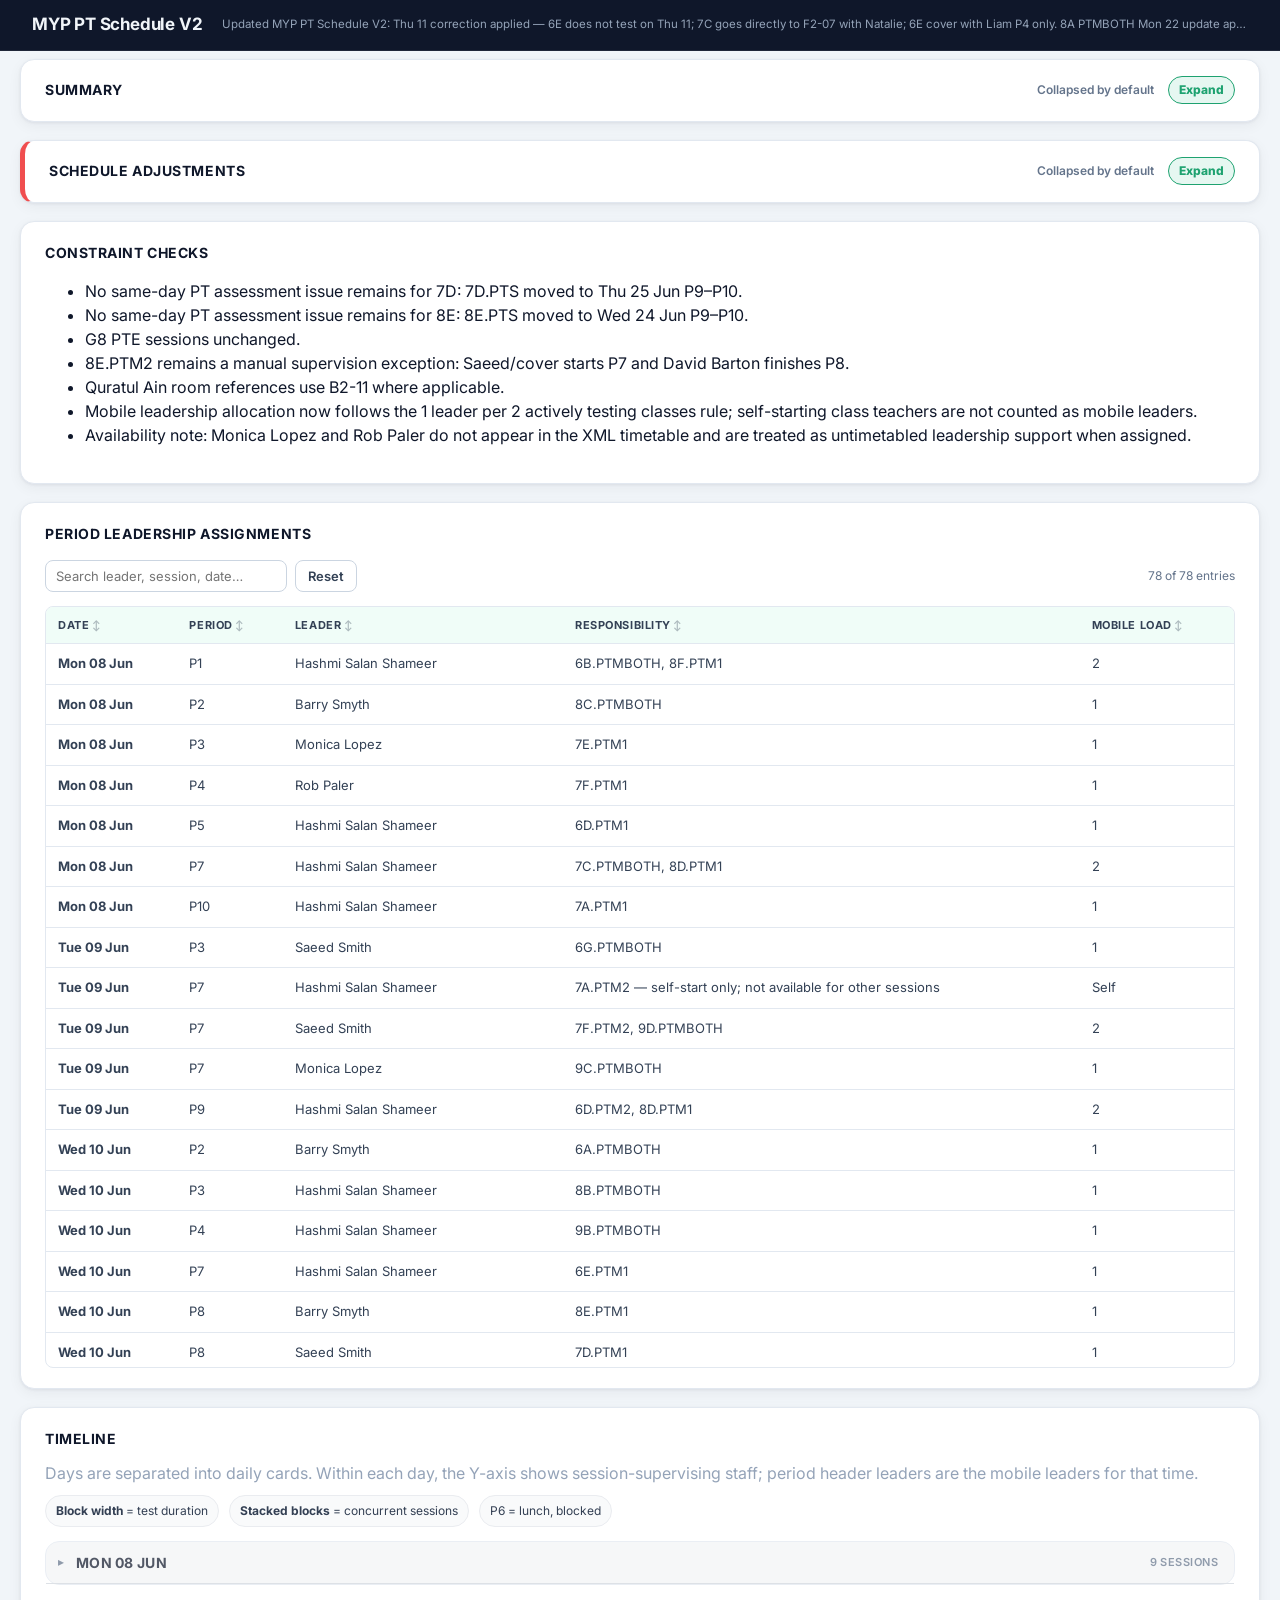
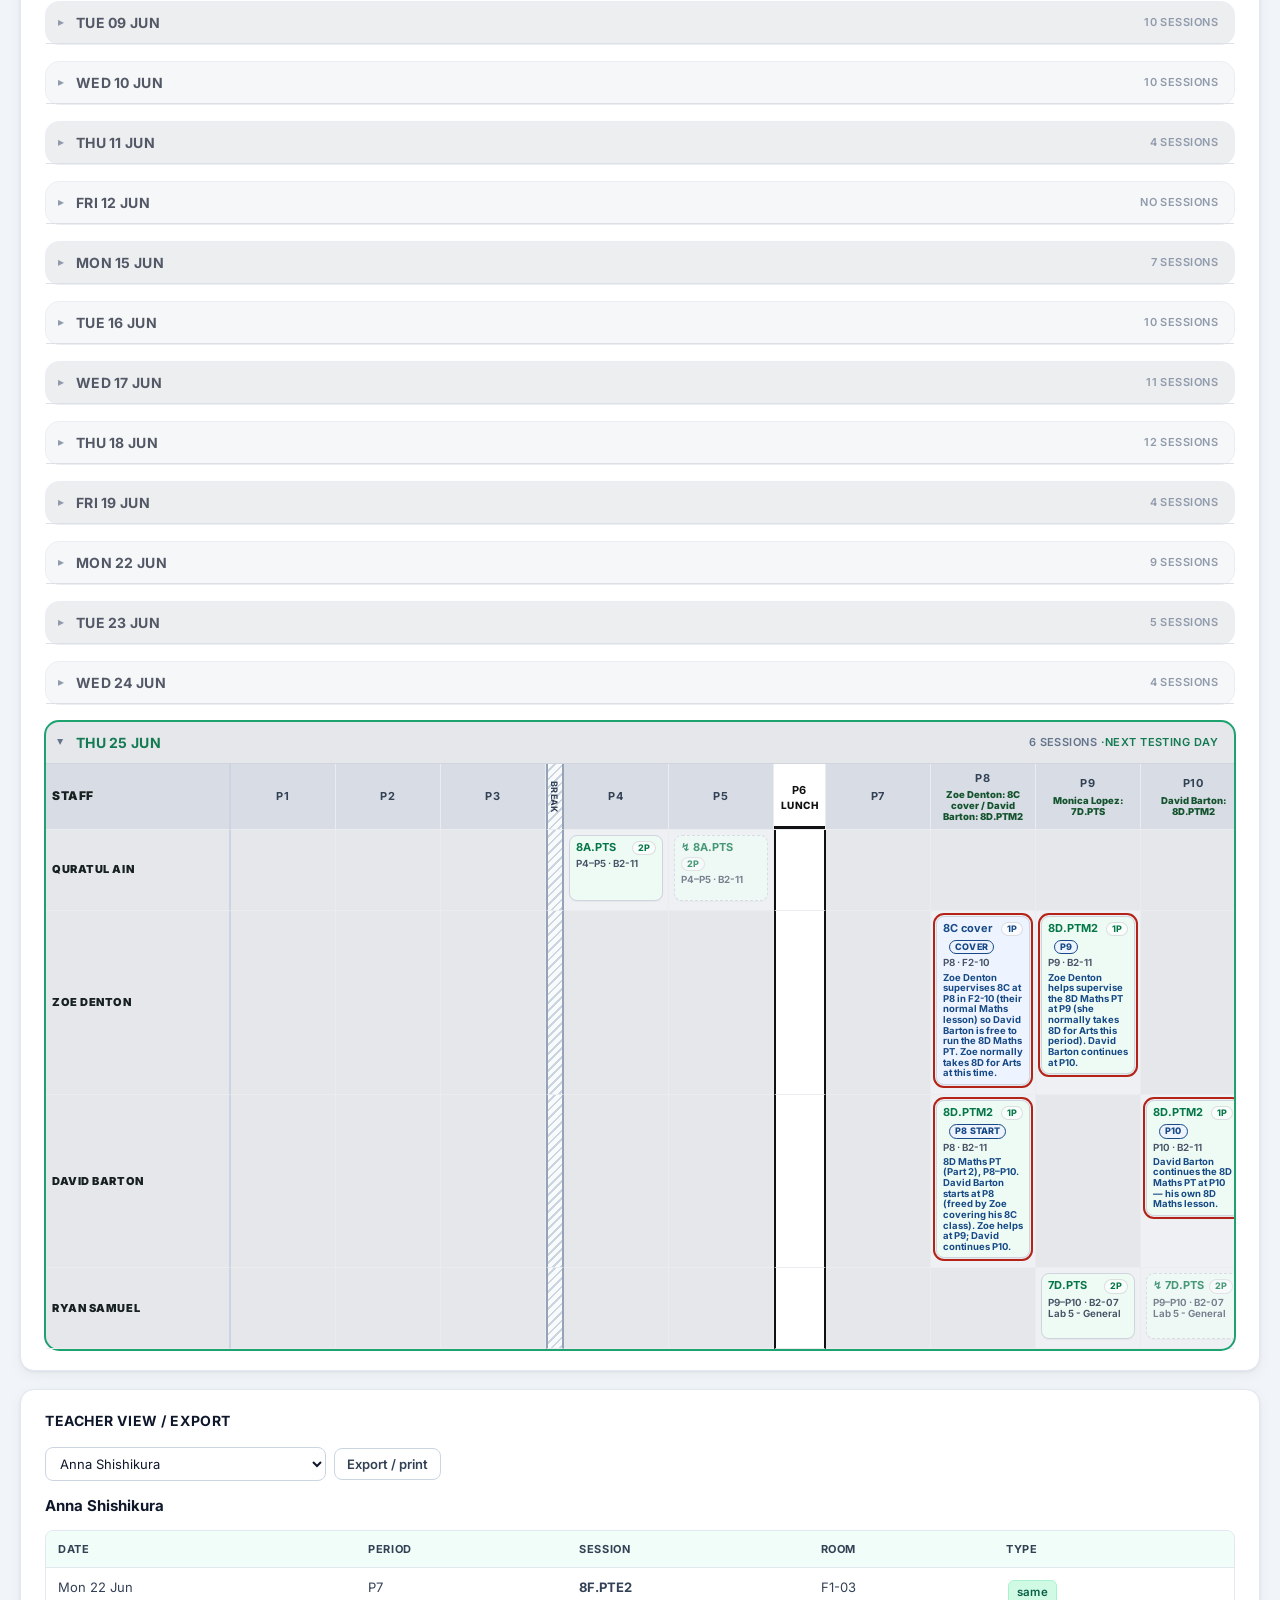
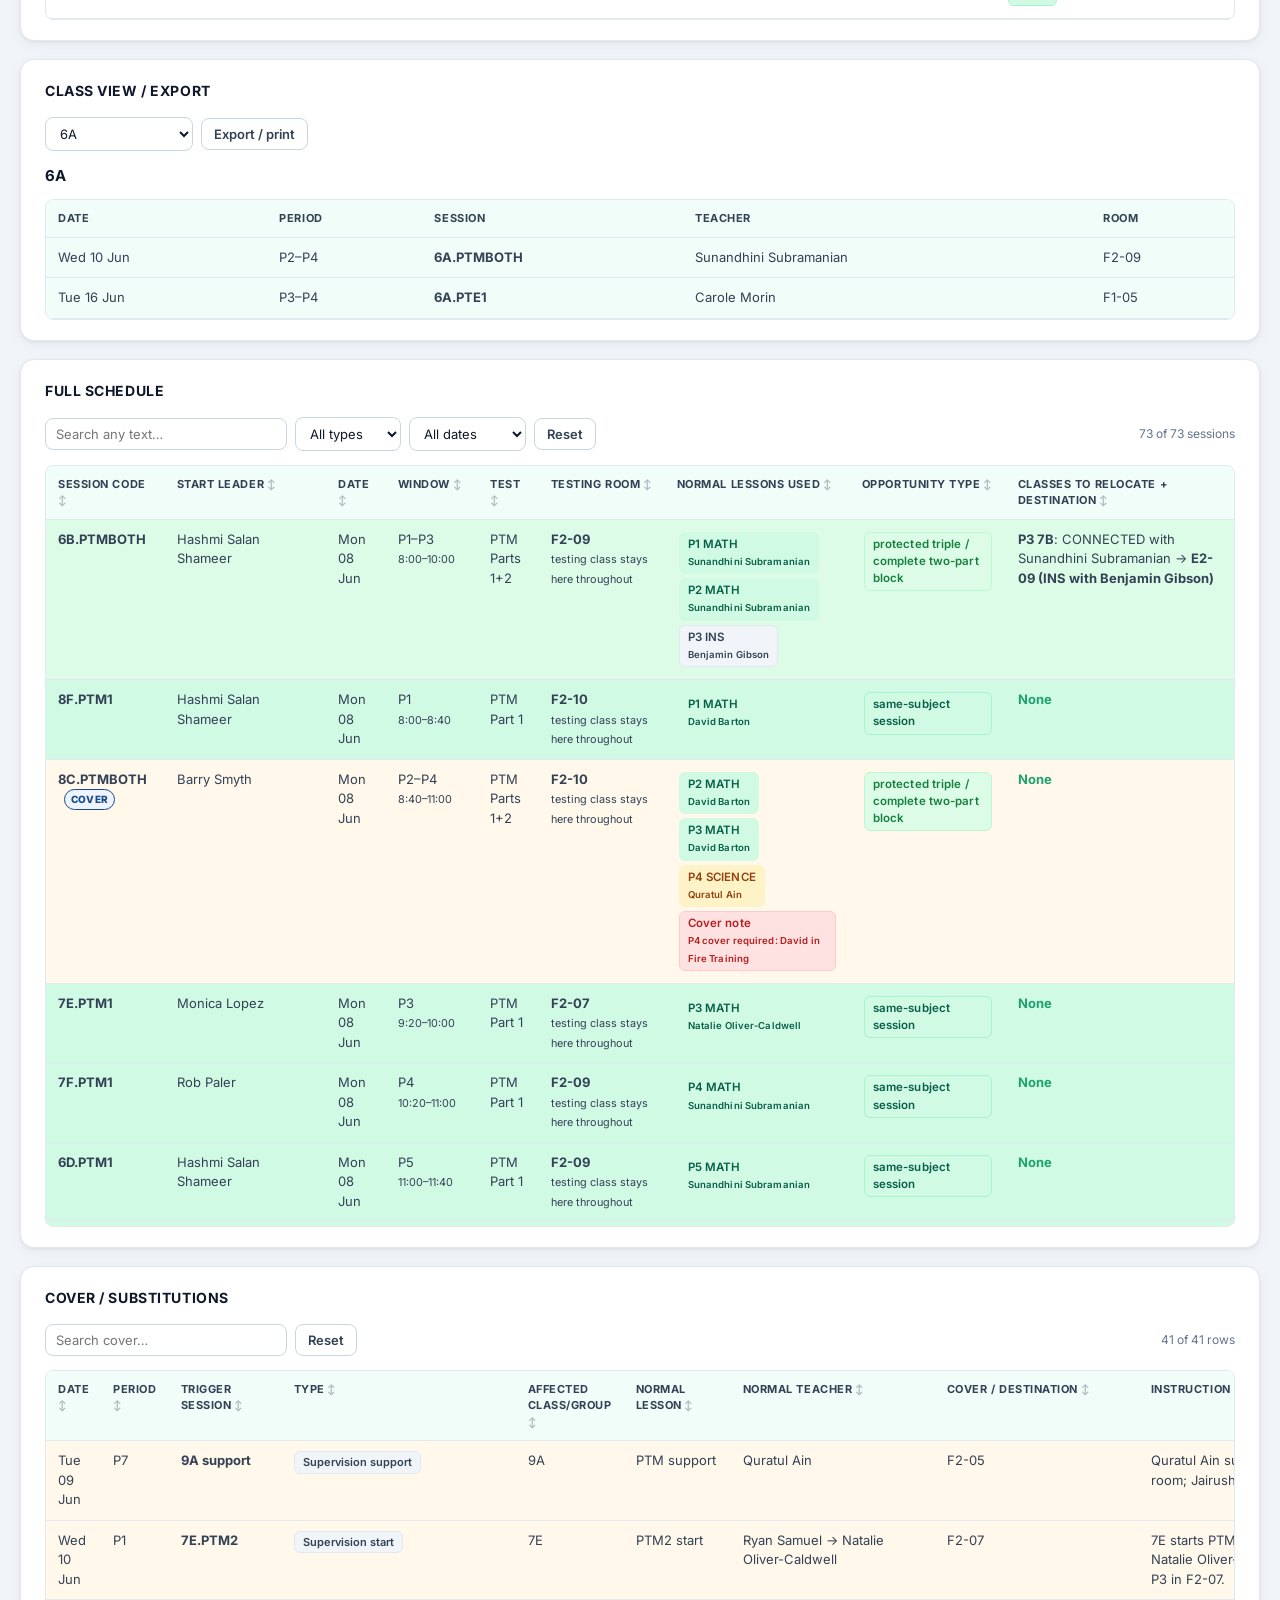
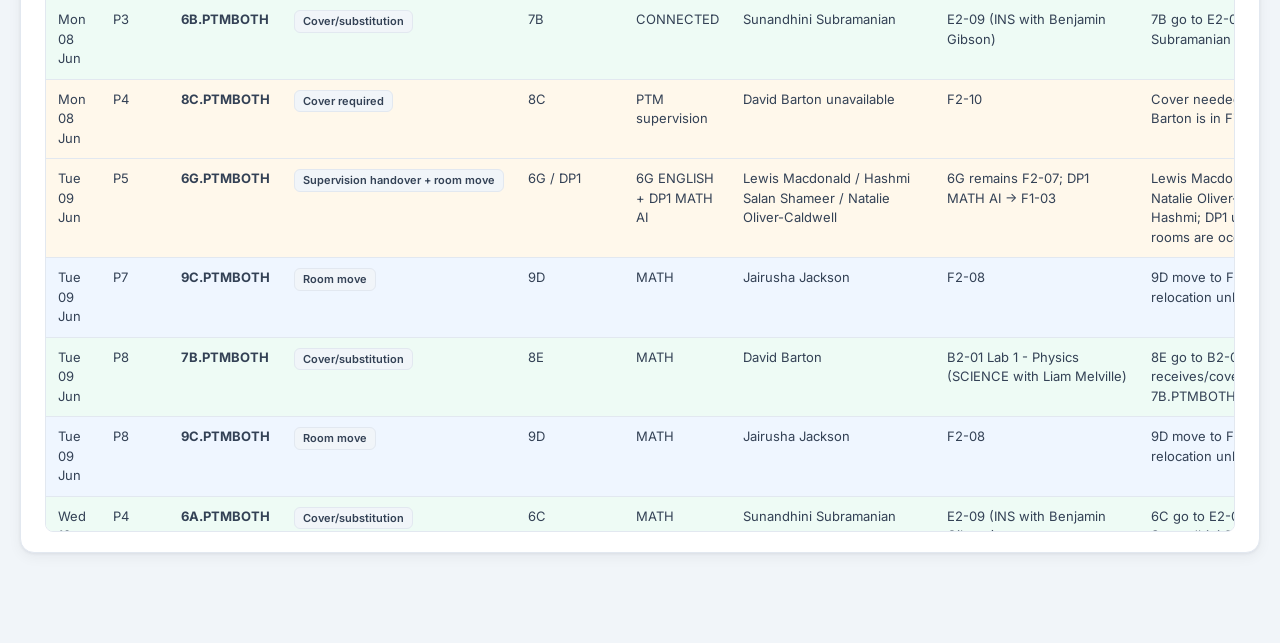
<file: index.html>
<!DOCTYPE html>
<html lang="en">
<head>
<meta charset="utf-8"/>
<meta name="viewport" content="width=device-width, initial-scale=1"/>
<title>Schedule</title>
<link href="https://fonts.googleapis.com/css2?family=Inter:wght@400;500;600;700;800&display=swap" rel="stylesheet"/>
<style>
:root{--green:#1EA270;--green-dk:#137a51;--green-lt:#e6f7f1;--red:#F04E4F;--red-lt:#fff1f1;--line:#e2e8f0;--line-dk:#cbd5e1;--muted:#64748b;--bg:#f1f5f9;--ink:#0f172a;--ink-2:#334155;--card:#ffffff;--hdr:#0f172a;--radius:14px;--radius-sm:8px;--shadow:0 1px 3px rgba(15,23,42,.06),0 4px 14px rgba(15,23,42,.05);--shadow-md:0 4px 20px rgba(15,23,42,.12)}
body{margin:0;background:var(--bg);font-family:'Inter',system-ui,-apple-system,sans-serif;color:var(--ink);line-height:1.5;-webkit-font-smoothing:antialiased}
header{background:var(--hdr);border-bottom:1px solid rgba(255,255,255,.07);padding:24px 34px}h1{margin:0 0 8px;font-size:27px;color:#f8fafc;font-weight:800}p{color:#94a3b8}
main{max-width:1420px;margin:22px auto;padding:0 20px 50px}.panel{background:var(--card);border:1px solid var(--line);border-radius:var(--radius);padding:20px 24px;margin-bottom:18px;box-shadow:var(--shadow)}.panel>h2{font-size:14px;font-weight:700;color:var(--ink);margin:0 0 16px;letter-spacing:-.1px;text-transform:uppercase;letter-spacing:.04em}
.metrics{display:grid;grid-template-columns:repeat(auto-fill,minmax(170px,1fr));gap:12px}.metric{background:var(--card);border:1px solid var(--line);border-top:3px solid var(--green);border-radius:var(--radius);padding:20px 18px;display:flex;flex-direction:column;gap:6px;box-shadow:var(--shadow);transition:box-shadow .15s,transform .15s}.metric:hover{box-shadow:var(--shadow-md);transform:translateY(-2px)}.metric b{font-size:30px;display:block;line-height:1;font-weight:800;color:var(--green);letter-spacing:-.8px;word-break:break-word}.metric span{text-transform:uppercase;color:var(--muted);font-size:10.5px;letter-spacing:.07em;line-height:1.5;font-weight:600}
.tablewrap{overflow:auto;border:1px solid var(--line);border-radius:var(--radius-sm);max-height:760px}table{width:100%;border-collapse:separate;border-spacing:0;font-size:13px}th,td{border-bottom:1px solid var(--line);padding:10px 12px;text-align:left;vertical-align:top}th{position:sticky;top:0;background:#f0fdf8;z-index:2;text-transform:uppercase;font-size:11px;letter-spacing:.05em;font-weight:700;color:var(--ink-2)}tbody tr:hover td{background:#f8fcfa}td{color:var(--ink-2)}
.badge,.chip{display:inline-block;border-radius:6px;padding:3px 8px;margin:2px;border:1px solid transparent;font-weight:600;font-size:11.5px;letter-spacing:.01em}.cohort,.badge.cohort{background:#dbeafe;color:#1d4ed8;border-color:#bfdbfe}.triple,.badge.triple{background:#dcfce7;color:#15803d;border-color:#bbf7d0}.same,.badge.same{background:#d1fae5;color:#065f46;border-color:#a7f3d0}.ins,.badge.ins{background:#f1f5f9;color:#334155;border-color:#e2e8f0}.crosscore,.badge.crosscore{background:#ede9fe;color:#5b21b6;border-color:#ddd6fe}.other,.badge.other{background:#fee2e2;color:#b91c1c;border-color:#fecaca}.forced,.badge.forced{background:#fef3c7;color:#92400e;border-color:#fde68a}
.chip.maths{background:#d1fae5;color:#065f46}.chip.english{background:#dbeafe;color:#1d4ed8}.chip.science{background:#fef3c7;color:#92400e}.chip.ins{background:#f1f5f9;color:#334155}.chip.blocked{background:#0f172a;color:#f8fafc}.chip.other{background:#fee2e2;color:#b91c1c}
.ok{color:var(--green);font-weight:700}.warn{border-left:4px solid #d97706;background:#fffbeb;padding:14px 16px;border-radius:var(--radius-sm);font-size:13.5px;line-height:1.6}.note{border-left:4px solid var(--green);background:#f0fdf4;padding:14px 16px;border-radius:var(--radius-sm);margin-top:10px;font-size:13.5px;line-height:1.6}
.days{display:grid;grid-template-columns:repeat(5,1fr);gap:12px}.day{background:var(--bg);border:1px solid var(--line);border-radius:var(--radius);padding:14px;transition:box-shadow .15s}.day:hover{box-shadow:var(--shadow-md)}.session{padding:9px 10px;border-radius:8px;margin:6px 0;border:1px solid var(--line);background:var(--card)}
.controls{display:flex;gap:8px;align-items:center;margin-bottom:16px;flex-wrap:wrap}select{padding:8px 12px;border:1.5px solid var(--line);border-radius:var(--radius-sm);background:var(--card);font-family:inherit;font-size:13px;color:var(--ink);cursor:pointer;outline:none;transition:border-color .15s,box-shadow .15s}select:focus{border-color:var(--green);box-shadow:0 0 0 3px rgba(30,162,112,.12)}button{padding:8px 16px;border:1.5px solid var(--line);border-radius:var(--radius-sm);background:var(--card);font-family:inherit;font-size:13px;font-weight:600;color:var(--ink-2);cursor:pointer;transition:background .15s,border-color .15s,color .15s}button:hover{background:var(--green-lt);border-color:var(--green);color:var(--green)}.class-view,.teacher-view{display:none}.class-view.active,.teacher-view.active{display:block}
.testevent td{background:#f0fdf8!important}.relocateevent td{background:#fffbeb!important}.usedevent td{background:#eff6ff!important}

.timeline-help{margin-top:-4px;margin-bottom:14px}.timeline-grid-wrap{overflow:auto;border:1px solid var(--line);border-radius:var(--radius-sm);background:var(--card)}.timeline-matrix{min-width:1320px;width:100%;border-collapse:separate;border-spacing:0;table-layout:fixed}.timeline-matrix th,.timeline-matrix td{border-right:1px solid var(--line);border-bottom:1px solid var(--line);padding:8px;vertical-align:top}.timeline-matrix thead th{position:sticky;top:0;background:#f0fdf8;z-index:3;text-align:center}.timeline-matrix .day-head{left:0;z-index:5}.timeline-matrix .day-label{position:sticky;left:0;background:var(--bg);z-index:2;width:110px;min-width:110px;font-size:13px;color:var(--ink-2)}.timeline-cell{min-height:96px;background:var(--card)}.timeline-cell.active-cell{background:#f8fcfa}.timeline-cell.concurrent-cell{background:#fffbeb;box-shadow:inset 0 0 0 2px #fbbf24}.period-count{display:inline-block;font-size:11px;font-weight:700;text-transform:uppercase;color:#92400e;background:#fef3c7;border:1px solid #fde68a;border-radius:999px;padding:3px 7px;margin-bottom:5px}.timeline-chip{display:block;border-radius:8px;padding:6px 7px;margin:0 0 5px;border:1px solid var(--line);font-weight:600;line-height:1.2}.timeline-chip b{display:block;font-size:12px}.timeline-chip small{display:block;margin-top:3px;font-size:10.5px;font-weight:500;color:#344054}.timeline-chip.cohort{background:#e0f2fe;color:#075985;border-color:#7dd3fc}.timeline-chip.triple{background:#e7f8ef;color:#057647;border-color:#abefc6}.timeline-chip.same{background:#eefbf5;color:#057647}.timeline-chip.ins{background:#f2f4f7;color:#344054}.timeline-chip.crosscore{background:#eef4ff;color:#174a86}.timeline-chip.other{background:#fff1f1;color:#b42318}.timeline-chip.forced{background:#fff8eb;color:#8a6100;border-color:#f2c94c}.empty-slot{color:#98a2b3}.concurrent-wrap{max-height:420px}.concurrent-table td:nth-child(3),.concurrent-table th:nth-child(3){text-align:center}


.timeline-span-panel .timeline-help{margin-top:-4px;margin-bottom:10px}.span-legend{display:flex;gap:10px;flex-wrap:wrap;margin:0 0 14px}.legend-item{background:#f9fafb;border:1px solid #eaecf0;border-radius:999px;padding:6px 10px;color:#344054;font-size:12px}.span-timeline-wrap{overflow:auto;border:1px solid var(--line);border-radius:12px;background:#fff}.span-timeline{min-width:1320px;width:100%;border-collapse:separate;border-spacing:0;table-layout:fixed}.span-timeline th,.span-timeline td{border-right:1px solid #eaecf0;border-bottom:1px solid #eaecf0;padding:6px;vertical-align:middle}.span-timeline thead th{position:sticky;top:0;background:#f3faf7;z-index:4;text-align:center;height:34px}.span-timeline .span-day-head{left:0;z-index:6}.span-day-label{position:sticky;left:0;background:#f9fafb;z-index:3;width:120px;min-width:120px;font-size:13px;color:#17211f;text-transform:uppercase;vertical-align:top}.lane-row{height:58px}.span-empty{background:#fff;min-height:48px}.session-span{background:#fbfffd;padding:4px}.session-span.overlap-span{background:#fff8eb;box-shadow:inset 0 0 0 2px #f2c94c}.span-chip{border-radius:10px;padding:7px 8px;border:1px solid #ddd;font-weight:700;line-height:1.2;min-height:36px;display:flex;flex-direction:column;justify-content:center}.span-chip-top{display:flex;align-items:center;justify-content:space-between;gap:8px}.span-chip-top b{font-size:12.5px}.span-chip-top span{font-size:11px;border:1px solid rgba(0,0,0,.12);background:rgba(255,255,255,.65);border-radius:999px;padding:2px 6px;white-space:nowrap}.span-chip small{display:block;margin-top:3px;font-size:11px;font-weight:500;color:#344054}.span-chip.cohort{background:#e0f2fe;color:#075985;border-color:#7dd3fc}.span-chip.triple{background:#e7f8ef;color:#057647;border-color:#abefc6}.span-chip.same{background:#eefbf5;color:#057647}.span-chip.ins{background:#f2f4f7;color:#344054}.span-chip.crosscore{background:#eef4ff;color:#174a86}.span-chip.other{background:#fff1f1;color:#b42318}.span-chip.forced{background:#fff8eb;color:#8a6100;border-color:#f2c94c}.concurrent-wrap{max-height:420px}.concurrent-table td:nth-child(3),.concurrent-table th:nth-child(3){text-align:center}

@media print{body{background:#fff}.panel{box-shadow:none}.tablewrap{max-height:none;overflow:visible}.days{grid-template-columns:1fr}.controls{display:none}}


.teacher-timeline-wrap{overflow:auto;border:1px solid var(--line);border-radius:12px;background:#fff;margin-top:10px}
.teacher-timeline{min-width:1180px;width:100%;border-collapse:separate;border-spacing:0;table-layout:fixed}
.teacher-timeline th,.teacher-timeline td{border-right:1px solid #eaecf0;border-bottom:1px solid #eaecf0;padding:8px;vertical-align:top}
.teacher-timeline thead th{position:sticky;top:0;background:#f3faf7;z-index:3;text-align:center;text-transform:uppercase;font-size:12px;color:#344054}
.teacher-timeline .day-col-head{width:120px;min-width:120px;position:sticky;left:0;z-index:4}
.teacher-timeline .day-label{position:sticky;left:0;z-index:2;width:120px;min-width:120px;font-size:13px;font-weight:700;color:#17211f;text-transform:uppercase}
.teacher-timeline tr.day-alt-a .day-label,.teacher-timeline tr.day-alt-a td{background:#fcfcfd}
.teacher-timeline tr.day-alt-b .day-label,.teacher-timeline tr.day-alt-b td{background:#f8fafb}
.teacher-timeline td.empty{background:transparent;padding:0;height:14px}
.teacher-timeline .block-cell{padding:6px;background:transparent}
.teacher-block{display:block;border-radius:10px;padding:7px 8px;border:1px solid #ddd;font-weight:700;line-height:1.22;box-shadow:0 1px 1px rgba(16,24,40,.04)}
.teacher-block .block-title{display:block;font-size:12px;font-weight:700}
.teacher-block .teacher-line{display:block;margin-top:3px;font-size:11px;font-weight:600;opacity:.92}
.teacher-block .block-meta{display:block;margin-top:4px;font-size:10.5px;font-weight:500;color:#344054}
.teacher-block .block-note{display:block;margin-top:4px;font-size:10.5px;font-weight:500;color:#475467}
.teacher-block.testevent{background:#eefbf5;color:#057647;border-color:#abefc6}
.teacher-block.relocateevent{background:#fff8eb;color:#8a6100;border-color:#f2c94c}
.teacher-block.usedevent{background:#eef4ff;color:#174a86;border-color:#b2ccff}
.teacher-block.other-event{background:#f5f5f5;color:#344054;border-color:#d0d5dd}
.teacher-summary{margin:0 0 8px;color:#667085}
.teacher-view h3{margin-bottom:4px}


/* Stronger day banding across the main span timeline and teacher timelines */
.span-timeline tbody tr.day-alt-a > th,
.span-timeline tbody tr.day-alt-a > td,
.teacher-timeline tbody tr.day-alt-a > th,
.teacher-timeline tbody tr.day-alt-a > td{
  background:#f3f4f6;
}
.span-timeline tbody tr.day-alt-b > th,
.span-timeline tbody tr.day-alt-b > td,
.teacher-timeline tbody tr.day-alt-b > th,
.teacher-timeline tbody tr.day-alt-b > td{
  background:#e5e7eb;
}
.span-timeline tbody tr.day-alt-a > td.session-span,
.span-timeline tbody tr.day-alt-b > td.session-span,
.teacher-timeline tbody tr.day-alt-a > td.block-cell,
.teacher-timeline tbody tr.day-alt-b > td.block-cell{
  background:inherit;
}
.span-timeline tbody tr.day-alt-a > td.session-span.overlap-span,
.span-timeline tbody tr.day-alt-b > td.session-span.overlap-span{
  box-shadow:inset 0 0 0 2px #f2c94c;
}
.span-chip{
  min-height:54px;
}
.span-chip .session-teacher{
  display:block;
  margin-top:4px;
  font-size:11px;
  font-weight:700;
  color:#344054;
}
.span-chip.has-flag,
.teacher-block.has-flag{
  outline:2px solid #b42318;
  outline-offset:1px;
}
.span-chip.has-flag.flag-cover,
.teacher-block.has-flag.flag-cover{
  outline-color:#174a86;
}
.span-chip.has-flag.flag-room,
.teacher-block.has-flag.flag-room{
  outline-color:#8a6100;
}
.flag-row td{
  background:#fff8eb !important;
}
.flag-badge{
  display:inline-block;
  margin-left:6px;
  padding:2px 6px;
  border-radius:999px;
  border:1px solid #b42318;
  background:#fff1f1;
  color:#b42318;
  font-size:10px;
  font-weight:800;
  letter-spacing:.02em;
  white-space:nowrap;
  vertical-align:middle;
}
.flag-badge.room{
  border-color:#8a6100;
  color:#8a6100;
  background:#fff8eb;
}
.flag-badge.auth{
  border-color:#b42318;
  color:#b42318;
  background:#fff1f1;
}
.flag-badge.cover,
.flag-badge.exception{
  border-color:#174a86;
  color:#174a86;
  background:#eef4ff;
}
.flag-note{
  display:block;
  margin-top:4px;
  font-size:10.5px;
  font-weight:700;
  color:#b42318;
}
.flag-note.room{color:#8a6100}
.flag-note.cover,.flag-note.exception{color:#174a86}
.flag-legend{
  display:flex;
  gap:8px;
  flex-wrap:wrap;
  align-items:center;
  margin:10px 0 12px;
  color:#667085;
}
.flag-legend span{
  font-size:12px;
}


/* Day-separated timeline layout */
.day-timeline-list,
.teacher-day-timeline-list{
  display:flex;
  flex-direction:column;
  gap:16px;
}
.day-timeline-card,
.teacher-day-card{
  border:1px solid var(--line);
  border-radius:14px;
  overflow:auto;
  background:#fff;
}
.day-timeline-card.day-alt-a,
.teacher-day-card.day-alt-a{background:#f3f4f6}
.day-timeline-card.day-alt-b,
.teacher-day-card.day-alt-b{background:#e5e7eb}
.day-timeline-card h3,
.teacher-day-card h4{
  position:sticky;
  left:0;
  margin:0;
  padding:10px 12px;
  background:inherit;
  border-bottom:1px solid #d0d5dd;
  text-transform:uppercase;
  letter-spacing:.02em;
}
.day-timeline-card table,
.teacher-day-card table{
  min-width:1200px;
  border:0;
  border-radius:0;
}
.day-timeline-card thead th,
.teacher-day-card thead th{
  position:sticky;
  top:0;
  z-index:3;
  text-align:center;
}
.day-timeline-card.day-alt-a thead th,
.teacher-day-card.day-alt-a thead th{background:#eef2f7}
.day-timeline-card.day-alt-b thead th,
.teacher-day-card.day-alt-b thead th{background:#d8dde5}
.day-timeline-card tbody tr > td,
.teacher-day-card tbody tr > td{
  background:transparent;
}
.review-panel table td:first-child{font-weight:700}
.review-status{
  display:inline-block;
  border-radius:999px;
  padding:3px 8px;
  font-weight:800;
  font-size:11px;
  border:1px solid #b42318;
  color:#b42318;
  background:#fff1f1;
}
.review-status.ok{
  border-color:#057647;
  color:#057647;
  background:#eefbf5;
}
.review-status.partial{
  border-color:#8a6100;
  color:#8a6100;
  background:#fff8eb;
}

.start-leader-line{
  display:block;
  margin-top:4px;
  font-size:11px;
  font-weight:800;
  color:#17211f;
}
.start-leader-cell{
  font-weight:800;
  color:#17211f;
}
.leader-block{
  background:#f4f3ff;
  color:#3b2f73;
  border-color:#c7bfff;
}
.leadership-panel table td:first-child{
  font-weight:700;
}
.leader-ok{
  color:#057647;
  font-weight:800;
}
.leader-warn{
  color:#8a6100;
  font-weight:800;
}
/* ===== Sort & Filter ===== */
.sf-bar{display:flex;flex-wrap:wrap;gap:8px;align-items:center;margin-bottom:14px;padding:10px 14px;background:var(--bg);border:1px solid var(--line);border-radius:var(--radius-sm)}
.sf-bar input{min-width:130px;padding:7px 11px;border:1.5px solid var(--line);border-radius:var(--radius-sm);font-size:13px;background:var(--card);font-family:inherit;color:var(--ink);outline:none;transition:border-color .15s,box-shadow .15s}
.sf-bar input:focus{border-color:var(--green);box-shadow:0 0 0 3px rgba(30,162,112,.12)}
.sf-bar select.sf-sel{min-width:130px;padding:7px 11px;border:1.5px solid var(--line);border-radius:var(--radius-sm);font-size:13px;background:var(--card);font-family:inherit;color:var(--ink);cursor:pointer;outline:none;transition:border-color .15s}
.sf-bar select.sf-sel:focus{border-color:var(--green);box-shadow:0 0 0 3px rgba(30,162,112,.12)}
.sf-bar button{padding:7px 14px;border:1.5px solid var(--line);border-radius:var(--radius-sm);font-size:13px;cursor:pointer;background:var(--card);font-family:inherit;font-weight:600;color:var(--ink-2);white-space:nowrap;transition:background .15s,border-color .15s,color .15s}
.sf-bar button:hover{background:var(--green-lt);border-color:var(--green);color:var(--green)}
.sf-bar .sf-reset{color:var(--muted)}
.sf-bar label{font-size:11.5px;font-weight:700;color:var(--ink-2);text-transform:uppercase;letter-spacing:.04em;white-space:nowrap}
.sf-count{font-size:12px;color:var(--muted);white-space:nowrap;padding:4px 0;font-weight:500}
th.sort-th{cursor:pointer;user-select:none}
th.sort-th:hover{background:#e5f9f1!important}
th.sort-th::after{content:' ↕';font-size:10px;opacity:.35}
th.sort-th.asc::after{content:' ↑';opacity:1;color:#1EA270}
th.sort-th.desc::after{content:' ↓';opacity:1;color:#1EA270}

/* === Tabbed layout === */
html{scroll-behavior:smooth}
body{overflow-x:hidden}
header{padding:12px 32px!important;display:flex;align-items:center;justify-content:space-between;gap:20px;background:var(--hdr)!important;border-bottom:1px solid rgba(255,255,255,.07)!important}
header h1{font-size:17px!important;margin:0!important;white-space:nowrap;color:#f1f5f9!important;font-weight:700!important;letter-spacing:-.2px}
header p{font-size:11.5px!important;margin:0!important;overflow:hidden;text-overflow:ellipsis;white-space:nowrap;flex:1;min-width:0;color:#94a3b8!important}
#tab-nav{position:sticky;top:0;z-index:300;background:var(--card);border-bottom:1px solid var(--line);display:flex;overflow-x:auto;padding:0 24px;box-shadow:0 2px 12px rgba(15,23,42,.06)}
#tab-nav::-webkit-scrollbar{height:3px}
#tab-nav::-webkit-scrollbar-thumb{background:var(--line-dk);border-radius:2px}
.tab-btn{flex-shrink:0;padding:12px 18px;background:none;border:none;border-bottom:2px solid transparent;font-size:13px;font-weight:600;color:var(--muted);cursor:pointer;white-space:nowrap;margin-bottom:-1px;font-family:inherit;transition:color .15s,border-color .15s,background .1s}
.tab-btn:hover{color:var(--ink);background:#f8faf9}
.tab-btn.active{color:var(--green);border-bottom-color:var(--green)}
.tab-panel{display:none}
.tab-panel.active{display:block;animation:tabIn .18s ease}
@keyframes tabIn{from{opacity:0;transform:translateY(5px)}to{opacity:1;transform:translateY(0)}}
#tabp-0.active{display:grid;grid-template-columns:3fr 2fr;gap:16px;align-items:start}
#tabp-0.active .panel{margin-bottom:0}
#tabp-0.active .overview-cols{display:grid;grid-template-columns:3fr 2fr;gap:16px;align-items:start}
main{margin-top:8px!important}
@media(max-width:900px){#tabp-0.active{grid-template-columns:1fr}}
.evt-bar{display:flex;gap:6px;flex-wrap:wrap;align-items:center;margin:0 0 12px}
.evt-btn{padding:5px 16px;border:1.5px solid var(--line);border-radius:999px;font-size:12px;font-weight:600;cursor:pointer;background:var(--card);color:var(--muted);font-family:inherit;transition:background .12s,color .12s,border-color .12s}
.evt-btn:hover{border-color:var(--green);color:var(--green);background:var(--green-lt)}
.evt-btn.active{background:var(--green);color:#fff;border-color:var(--green)}

/* === Cover / Substitutions === */
.cover-panel .cover-metrics{margin:14px 0 16px;grid-template-columns:repeat(auto-fill,minmax(210px,1fr))}
.coverevent td{background:#eefbf5!important}
.roommoveevent td{background:#eff6ff!important}
.manualcoverevent td{background:#fff8eb!important}
.cover-type-pill{display:inline-block;border-radius:999px;padding:3px 8px;font-weight:800;font-size:11px;border:1px solid #d0d5dd;background:#fff;color:#344054;white-space:nowrap}
#cover-table td:nth-child(9){min-width:360px}
#cover-table td:nth-child(7),#cover-table td:nth-child(8){min-width:180px}



/* === Relocation visibility + P6 Lunch blocking === */
.lunch-head{
  background:#fff!important;
  color:#111!important;
  box-shadow:inset 0 -3px 0 #111;
}
.lunch-head small{
  display:block;
  margin-top:2px;
  font-size:10px;
  line-height:1;
  color:#111;
  font-weight:800;
  text-transform:uppercase;
  letter-spacing:.04em;
}
.day-timeline-table col.lunch-col{
  width:52px;
}
.day-timeline-table th.lunch-head,
.day-timeline-table td.lunch-gap{
  width:52px!important;
  min-width:52px!important;
  max-width:52px!important;
}
.lunch-gap{
  background:#fff!important;
  border-left:2px solid #111!important;
  border-right:2px solid #111!important;
  text-align:center!important;
  vertical-align:middle!important;
  padding:0 2px!important;
}
.lunch-block{
  display:none!important;
}
.relocation-lane td{
  background:transparent!important;
}
.relocation-cell{
  padding:5px!important;
  vertical-align:top!important;
}
.relocation-box,
.teacher-block.relocateevent{
  background:#fff!important;
  color:#111!important;
  border:3px solid #111!important;
  box-shadow:none!important;
}
.relocation-box{
  border-radius:10px;
  padding:7px 8px;
  margin:0 0 5px;
  line-height:1.22;
  font-weight:800;
}
.relocation-box:last-child{margin-bottom:0}
.relocation-box .relocation-title{
  display:block;
  font-size:12px;
  font-weight:900;
}
.relocation-box .relocation-meta,
.relocation-box .relocation-note{
  display:block;
  margin-top:4px;
  font-size:10.5px;
  font-weight:700;
  color:#111!important;
}
.teacher-block.relocateevent .block-title,
.teacher-block.relocateevent .teacher-line,
.teacher-block.relocateevent .block-meta,
.teacher-block.relocateevent .block-note{
  color:#111!important;
}
.span-legend .relocation-legend{
  border:3px solid #111;
  background:#fff;
  color:#111;
}


/* Compact relocation markers */
.relocation-lane .lane-row{height:auto}
.relocation-lane td{padding:3px!important}
.relocation-cell{padding:3px!important;vertical-align:middle!important}
.relocation-box,
.teacher-block.relocateevent{
  background:#fff!important;
  color:#0f172a!important;
  border:2.5px solid #111!important;
  border-radius:7px!important;
  padding:5px 7px!important;
  margin:0 0 3px!important;
  min-height:0!important;
  line-height:1.08!important;
  box-shadow:none!important;
}
.relocation-box .relocation-kicker,
.teacher-block.relocateevent .block-title{
  display:block!important;
  font-size:10.5px!important;
  font-weight:900!important;
  text-transform:none!important;
  letter-spacing:.01em!important;
  color:#0f172a!important;
  margin:0 0 3px!important;
}
.relocation-box .relocation-short,
.teacher-block.relocateevent .teacher-line{
  display:block!important;
  font-size:11.5px!important;
  font-weight:800!important;
  color:#0f172a!important;
  margin:0!important;
  white-space:normal!important;
}
.teacher-block.relocateevent .block-meta,
.teacher-block.relocateevent .block-note{display:none!important}
.relocation-box .relocation-title,
.relocation-box .relocation-meta,
.relocation-box .relocation-note{display:none!important}

/* === Reschedule update: missed / moved sessions === */
.cancelled-pt,
.cancelled-pt td,
.cancelled-pt th,
.cancelled-pt .span-chip,
.cancelled-pt .teacher-block,
.cancelled-pt .block-title,
.cancelled-pt small,
.cancelled-pt b{
  color:#b42318!important;
  text-decoration:line-through!important;
  text-decoration-thickness:2px!important;
}
.cancelled-pt{
  background:#fff1f1!important;
  border-color:#F04E4F!important;
  outline:2px solid #F04E4F!important;
  outline-offset:-2px!important;
  opacity:.95;
}
.rescheduled-pt td,
tr.rescheduled-pt td{
  background:#ecfdf3!important;
}
.rescheduled-pt .span-chip,
.span-chip.rescheduled-pt,
.teacher-block.rescheduled-pt{
  background:#ecfdf3!important;
  border:2px solid #057647!important;
  color:#054f31!important;
}
.update-panel{
  border-left:5px solid #F04E4F;
}
.update-panel table td:first-child{
  font-weight:800;
}
.update-note{
  border-left:4px solid #F04E4F;
  background:#fff1f1;
  padding:12px 14px;
  border-radius:10px;
  color:#7a271a;
  font-weight:600;
  margin:10px 0 14px;
}
.update-status{
  display:inline-block;
  padding:3px 8px;
  border-radius:999px;
  font-weight:800;
  font-size:11px;
  border:1px solid #b42318;
  color:#b42318;
  background:#fff1f1;
}
.update-status.moved{
  border-color:#057647;
  color:#057647;
  background:#ecfdf3;
}

/* === Collapsible schedule adjustments === */
.collapsible-panel{padding:0;overflow:hidden}
.collapsible-details{display:block}
.collapsible-summary{
  display:flex;align-items:center;justify-content:space-between;gap:14px;
  padding:16px 24px;cursor:pointer;user-select:none;
  border-bottom:1px solid transparent;list-style:none
}
.collapsible-summary::-webkit-details-marker{display:none}
.collapsible-summary h2{
  font-size:14px;font-weight:700;color:var(--ink);margin:0;
  text-transform:uppercase;letter-spacing:.04em
}
.collapsible-summary:after{
  content:'Expand';font-size:12px;font-weight:800;color:var(--green);
  border:1px solid var(--green);background:var(--green-lt);
  border-radius:999px;padding:4px 10px;white-space:nowrap
}
.collapsible-details[open] .collapsible-summary{border-bottom-color:var(--line)}
.collapsible-details[open] .collapsible-summary:after{content:'Collapse'}
.summary-hint{font-size:12px;font-weight:600;color:var(--muted);margin-left:auto}
.collapsible-body{padding:0 24px 20px}
.collapsible-body>p:first-child{margin-top:16px}
@media print{.collapsible-details{display:block}.collapsible-summary:after,.summary-hint{display:none}.collapsible-details:not([open]) .collapsible-body{display:block}}


/* === Operational update v2 === */
.impact-box{
  display:block;
  border:2px dashed #111827;
  border-radius:9px;
  background:#fff;
  color:#111827;
  padding:5px 7px;
  margin:3px 0;
  font-size:11px;
  line-height:1.18;
  font-weight:800;
}
.impact-box small{display:block;font-size:10px;font-weight:650;color:#374151;margin-top:2px}
.codes-note{display:inline-block;border-radius:999px;border:1px solid #7c2d12;background:#fff7ed;color:#7c2d12;padding:2px 7px;font-size:10.5px;font-weight:900;margin-top:4px}
.session-span.cancelled-pt .span-chip,
.teacher-block.cancelled-pt,
.span-chip.cancelled-pt{background:#fff1f1!important;color:#b42318!important;border-color:#b42318!important;text-decoration:line-through;}


/* === Break band between P3 and P4 === */
.day-timeline-table col.break-col{width:18px!important;min-width:18px!important;max-width:18px!important}
.day-timeline-table th.break-head,
.day-timeline-table td.break-gap{
  width:18px!important;min-width:18px!important;max-width:18px!important;
  padding:0!important;text-align:center!important;vertical-align:middle!important;
  background:repeating-linear-gradient(135deg,#f8fafc 0,#f8fafc 4px,#cbd5e1 4px,#cbd5e1 6px)!important;
  border-left:2px solid #94a3b8!important;border-right:2px solid #94a3b8!important;
}
.day-timeline-table th.break-head{font-size:9px!important;letter-spacing:.04em;color:#334155!important;writing-mode:vertical-rl;text-orientation:mixed;line-height:1!important}
.day-timeline-table td.break-gap{height:100%}
.day-timeline-table td.after-break-cont .span-chip,
.day-timeline-table td.after-break-cont .teacher-block{border-style:dashed!important;opacity:.92}
.day-timeline-table td.after-break-cont .span-chip-top b::before,
.day-timeline-table td.after-break-cont .block-title::before{content:'↳ ';font-weight:900}
.teacher-block.handoverevent,
.handoverevent{background:#fff!important;color:#111827!important;border:2px dashed #111827!important}
.cover-type-pill.handover{border-color:#111827;color:#111827;background:#fff}


/* === Current-day timeline focus === */
.day-timeline-card.timeline-day-collapsed > :not(h3),
.teacher-day-card.timeline-day-collapsed > :not(h4){
  display:none!important;
}
.day-timeline-card h3,
.teacher-day-card h4{
  display:flex!important;
  align-items:center;
  gap:10px;
  cursor:pointer;
  user-select:none;
}
.timeline-day-toggle{
  margin-left:auto;
  border:1px solid var(--line-dk);
  background:#fff;
  color:#334155;
  border-radius:999px;
  padding:2px 8px;
  font-size:11px;
  font-weight:800;
  letter-spacing:.02em;
  white-space:nowrap;
}
.timeline-day-current > h3 .timeline-day-toggle,
.teacher-day-current > h4 .timeline-day-toggle{
  border-color:var(--green);
  background:var(--green-lt);
  color:var(--green-dk);
}
.timeline-day-collapsed > h3 .timeline-day-toggle,
.teacher-day-collapsed > h4 .timeline-day-toggle{
  border-color:var(--muted);
  background:#f8fafc;
  color:var(--muted);
}
.day-timeline-card.timeline-day-collapsed,
.teacher-day-card.timeline-day-collapsed{
  overflow:hidden;
}
.current-day-note{
  border-left:4px solid var(--green);
  background:#f0fdf4;
  color:#14532d;
  padding:10px 12px;
  border-radius:10px;
  margin:0 0 12px;
  font-size:13px;
  font-weight:650;
}
@media print{
  .timeline-day-toggle,.current-day-note{display:none!important}
  .day-timeline-card.timeline-day-collapsed > :not(h3),
  .teacher-day-card.timeline-day-collapsed > :not(h4){display:block!important}
}



/* === Past grouping + current-day-first schedule focus === */
.past-days-details{
  border:1px solid var(--line);
  border-radius:14px;
  background:#fff;
  overflow:hidden;
}
.past-days-details > summary{
  display:flex;
  align-items:center;
  justify-content:space-between;
  gap:12px;
  cursor:pointer;
  padding:12px 14px;
  font-weight:900;
  text-transform:uppercase;
  letter-spacing:.03em;
  color:#334155;
  background:#f8fafc;
  border-bottom:1px solid var(--line);
  list-style:none;
}
.past-days-details > summary::-webkit-details-marker{display:none}
.past-days-details > summary:after{
  content:'Show';
  border:1px solid var(--line-dk);
  background:#fff;
  border-radius:999px;
  padding:2px 8px;
  font-size:11px;
  font-weight:800;
  color:#64748b;
}
.past-days-details[open] > summary:after{content:'Hide'}
.past-days-inner{
  display:flex;
  flex-direction:column;
  gap:12px;
  padding:12px;
}
.timeline-day-current,
.teacher-day-current{
  border:2px solid var(--green)!important;
  box-shadow:0 3px 18px rgba(30,162,112,.14);
}
@media print{
  .past-days-details > summary{display:none!important}
  .past-days-inner{padding:0!important}
}

/* === Leadership compacting and active-period accountability === */
.period-leaders{
  display:block;
  margin-top:3px;
  font-size:9.5px;
  line-height:1.18;
  font-weight:850;
  color:#14532d;
  text-transform:none;
  letter-spacing:0;
}
.period-leaders br{line-height:1.1}
.day-timeline-card .start-leader-line{
  display:none!important;
}
.leadership-note{
  display:block;
  margin-top:4px;
  font-size:10.5px;
  font-weight:800;
  color:#14532d;
}
.leadership-note.self-start{color:#334155}
.leadership-note.no-leader{color:#8a6100}
.leadership-note.mobile-leaders{color:#14532d}
.leadership-note-extra{
  display:block;
  margin-top:4px;
  font-size:10.5px;
  font-weight:750;
  color:#475467;
}


/* === Staff-row daily timeline view === */
.staff-row-table{min-width:1320px;table-layout:fixed}
.staff-row-table col.staff-name-col{width:185px!important;min-width:185px!important}
.staff-row-table .staff-head,
.staff-row-table .staff-row-name{
  position:sticky;
  left:0;
  z-index:5;
  background:inherit!important;
  text-align:left!important;
  font-weight:900;
  color:#17211f;
  border-right:2px solid #cbd5e1!important;
}
.staff-row-table thead .staff-head{z-index:7;background:#eef2f7!important;text-transform:uppercase;font-size:12px}
.day-timeline-card.day-alt-b .staff-row-table thead .staff-head{background:#d8dde5!important}
.staff-row-table .staff-row{min-height:56px}
.staff-row-table .staff-period-cell{height:54px;min-height:54px;background:transparent!important;padding:5px!important;vertical-align:top}
.staff-row-table .staff-period-cell.staff-busy{background:rgba(255,255,255,.38)!important}
.staff-mini-block{
  display:block;
  border-radius:8px;
  border:1px solid #d0d5dd;
  background:#fbfffd;
  color:#17211f;
  padding:5px 6px;
  margin:0 0 4px;
  line-height:1.15;
  font-weight:750;
  box-shadow:0 1px 1px rgba(16,24,40,.04);
}
.staff-mini-block b{display:block;font-size:11px;line-height:1.12}
.staff-mini-block small{display:block;margin-top:3px;font-size:9.8px;font-weight:650;color:#475467;line-height:1.15}
.staff-mini-block.staff-continuation{opacity:.72;border-style:dashed}
.staff-mini-block.leader-block-staff{background:#f4f3ff;color:#3b2f73;border-color:#c7bfff}
.staff-mini-block.relocation-box-staff{background:#fff!important;color:#111!important;border:2px solid #111!important;box-shadow:none!important}
.staff-mini-block.impact-box-staff{background:#fff7ed;color:#7c2d12;border:1.5px dashed #7c2d12}
.staff-mini-block .span-chip-top{display:flex;gap:4px;align-items:flex-start;justify-content:space-between;flex-wrap:wrap}
.staff-mini-block .span-chip-top span{font-size:9px;padding:1px 5px;white-space:nowrap}
.staff-mini-block .session-teacher{display:none!important}
.staff-row-table .break-gap{background:repeating-linear-gradient(135deg,#f8fafc 0,#f8fafc 4px,#cbd5e1 4px,#cbd5e1 6px)!important}
.staff-row-table .lunch-gap{background:#fff!important}
.staff-row-table .flag-note{font-size:9.5px!important;line-height:1.12!important}
.staff-row-table .codes-note{font-size:9px!important;margin-top:3px!important}
.staff-row-table tbody tr:hover td,
.staff-row-table tbody tr:hover th{background:rgba(255,255,255,.58)!important}
.staff-row-table tbody tr:hover .break-gap{background:repeating-linear-gradient(135deg,#f8fafc 0,#f8fafc 4px,#cbd5e1 4px,#cbd5e1 6px)!important}
.staff-row-table tbody tr:hover .lunch-gap{background:#fff!important}
@media print{
  .staff-row-table{min-width:0;width:100%;font-size:10px}
  .staff-row-table .staff-row-name,.staff-row-table .staff-head{position:static!important}
}

.red-risk td,.red-risk{background:#fff1f1!important;color:#7a271a!important;border-color:#F04E4F!important}.red-risk .cover-type-pill,.cover-type-pill.red{border-color:#b42318;color:#b42318;background:#fff1f1}.red-note{display:inline-block;border:1px solid #b42318;background:#fff1f1;color:#b42318;border-radius:999px;padding:2px 7px;font-size:10.5px;font-weight:900;margin-top:4px}.span-chip.red-risk,.teacher-block.red-risk,.staff-mini-block.red-risk{background:#fff1f1!important;color:#7a271a!important;border:2px solid #b42318!important}.red-risk .flag-note{color:#b42318!important;font-weight:900}
/* ---- additions for data-driven renderer ---- */
.filter-bar{display:flex;flex-wrap:wrap;gap:8px;align-items:center;margin:0 0 14px}
.filter-bar input[type=text],.filter-bar select{padding:7px 10px;border:1px solid var(--line-dk);border-radius:var(--radius-sm);font-size:13px;font-family:inherit;background:#fff;color:var(--ink)}
.filter-bar input[type=text]{min-width:220px}
.filter-bar button{padding:7px 12px;border:1px solid var(--line-dk);background:#fff;border-radius:var(--radius-sm);font-size:13px;cursor:pointer;color:var(--ink-2);font-family:inherit}
.filter-bar button:hover{background:#f1f5f9}
.filter-count{font-size:12px;color:var(--muted);margin-left:auto}
.cover-type-pill{display:inline-block;background:#f1f5f9;border:1px solid var(--line);border-radius:6px;padding:2px 8px;font-size:11px;font-weight:600;color:var(--ink-2)}
.teacher-view,.class-view{display:none}
.teacher-view.active,.class-view.active{display:block}
.teacher-view h3,.class-view h3{font-size:15px;margin:6px 0 12px;color:var(--ink)}
.sort-th{cursor:pointer;user-select:none}
.sort-th.asc::after{content:" \2191";color:var(--green)}
.sort-th.desc::after{content:" \2193";color:var(--green)}
.load-error{background:var(--red-lt);border:1px solid var(--red);border-radius:var(--radius);padding:24px;color:#7f1d1d;line-height:1.6}
.load-error code{background:rgba(0,0,0,.06);padding:1px 5px;border-radius:4px;font-size:.92em}
/* ---- collapsible day cards ---- */
details.day-timeline-card{overflow:visible}
.day-card-summary{display:flex;align-items:center;gap:12px;cursor:pointer;list-style:none;position:sticky;left:0;padding:10px 12px;background:inherit;border-bottom:1px solid #d0d5dd;user-select:none}
.day-card-summary::-webkit-details-marker{display:none}
.day-card-summary::before{content:"\25B8";display:inline-block;font-size:12px;color:var(--muted);transition:transform .15s;flex:0 0 auto}
details[open] > .day-card-summary::before{transform:rotate(90deg)}
.day-card-summary h3{position:static;margin:0;padding:0;border:0;background:none;text-transform:uppercase;letter-spacing:.02em;font-size:14px}
.day-card-count{font-size:11px;color:var(--muted);font-weight:600;text-transform:uppercase;letter-spacing:.04em;margin-left:auto;padding-right:4px}
.day-card-body{overflow:auto}
details.day-timeline-card:not([open]){opacity:.72}
details.day-timeline-card.day-card-next{outline:2px solid var(--green);outline-offset:-1px;opacity:1}
.day-card-next .day-card-summary h3{color:var(--green-dk)}
.day-card-next .day-card-count::after{content:" \00B7 next testing day";color:var(--green-dk)}
</style>
</head>
<body>
<header id="app-header"><h1>Loading schedule…</h1><p></p></header>
<main id="app-main"></main>
<script src="schedule.js"></script>
</body>
</html>
</file>
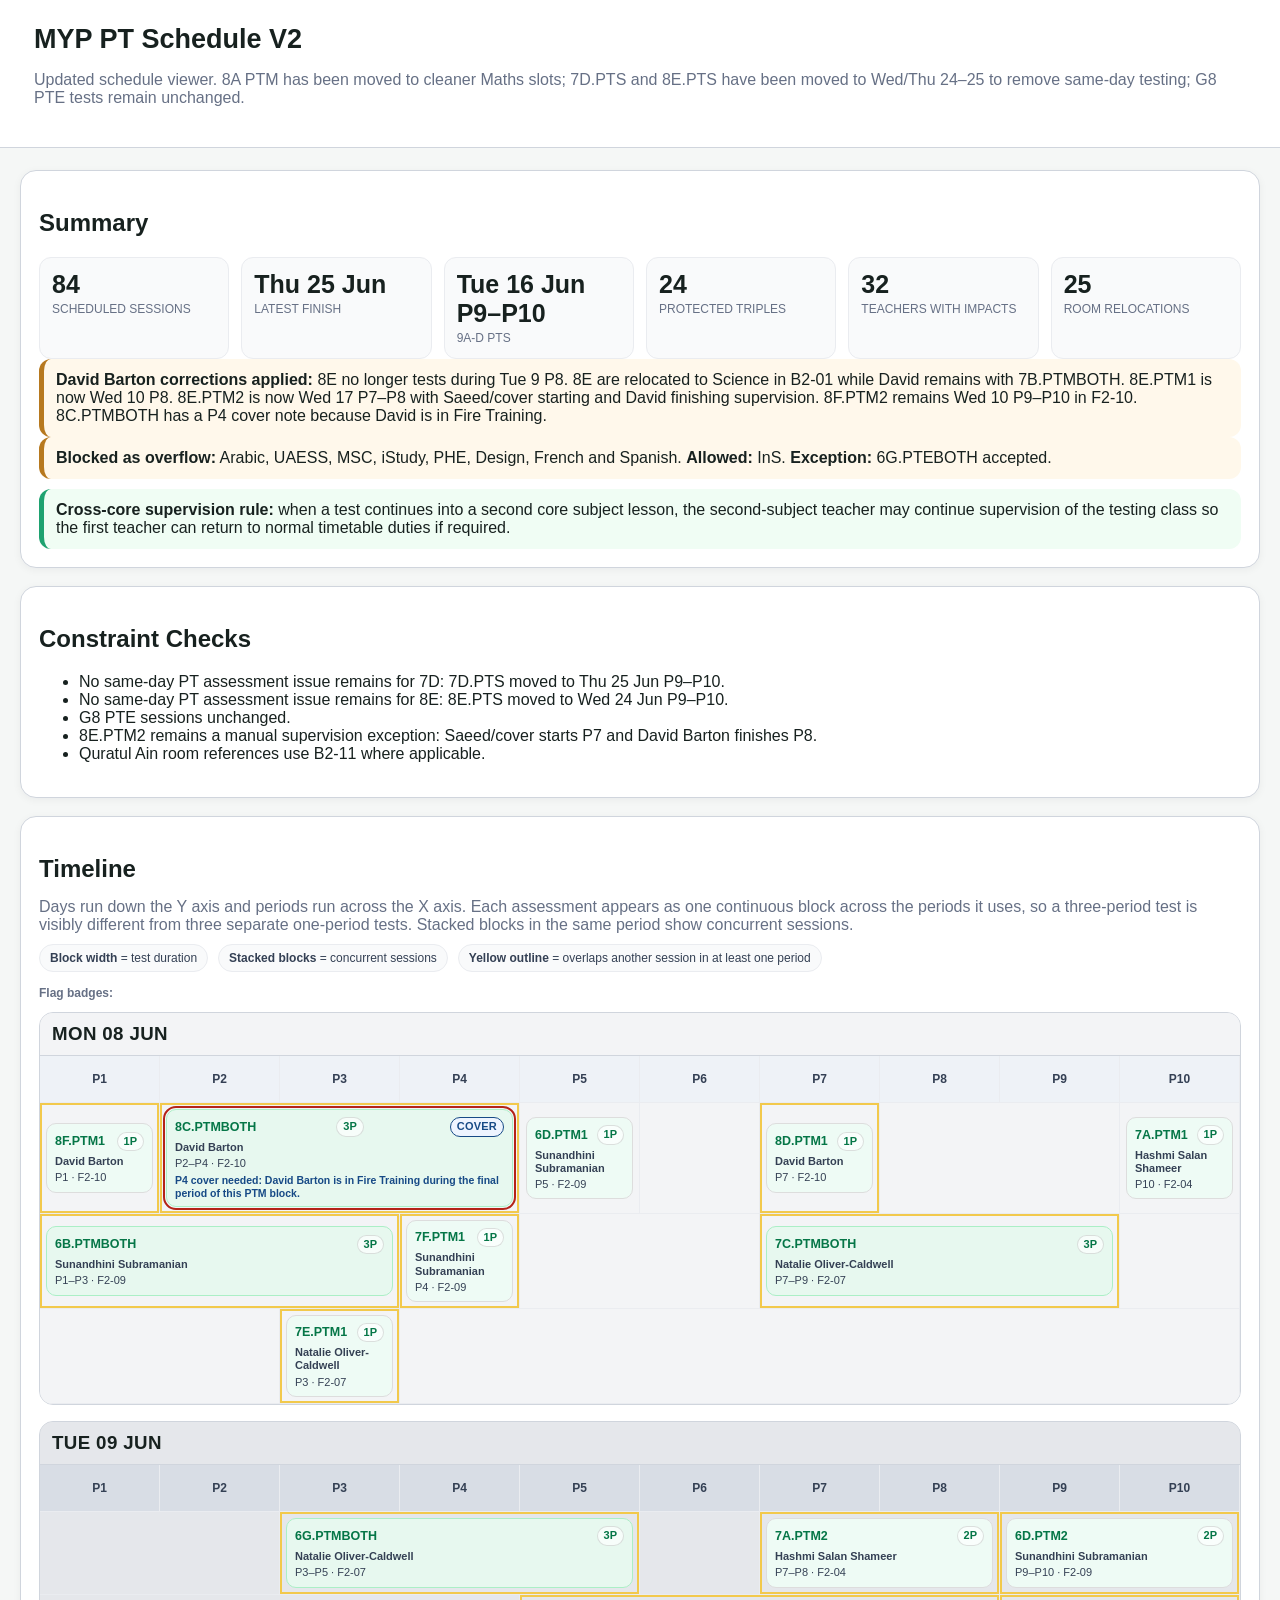
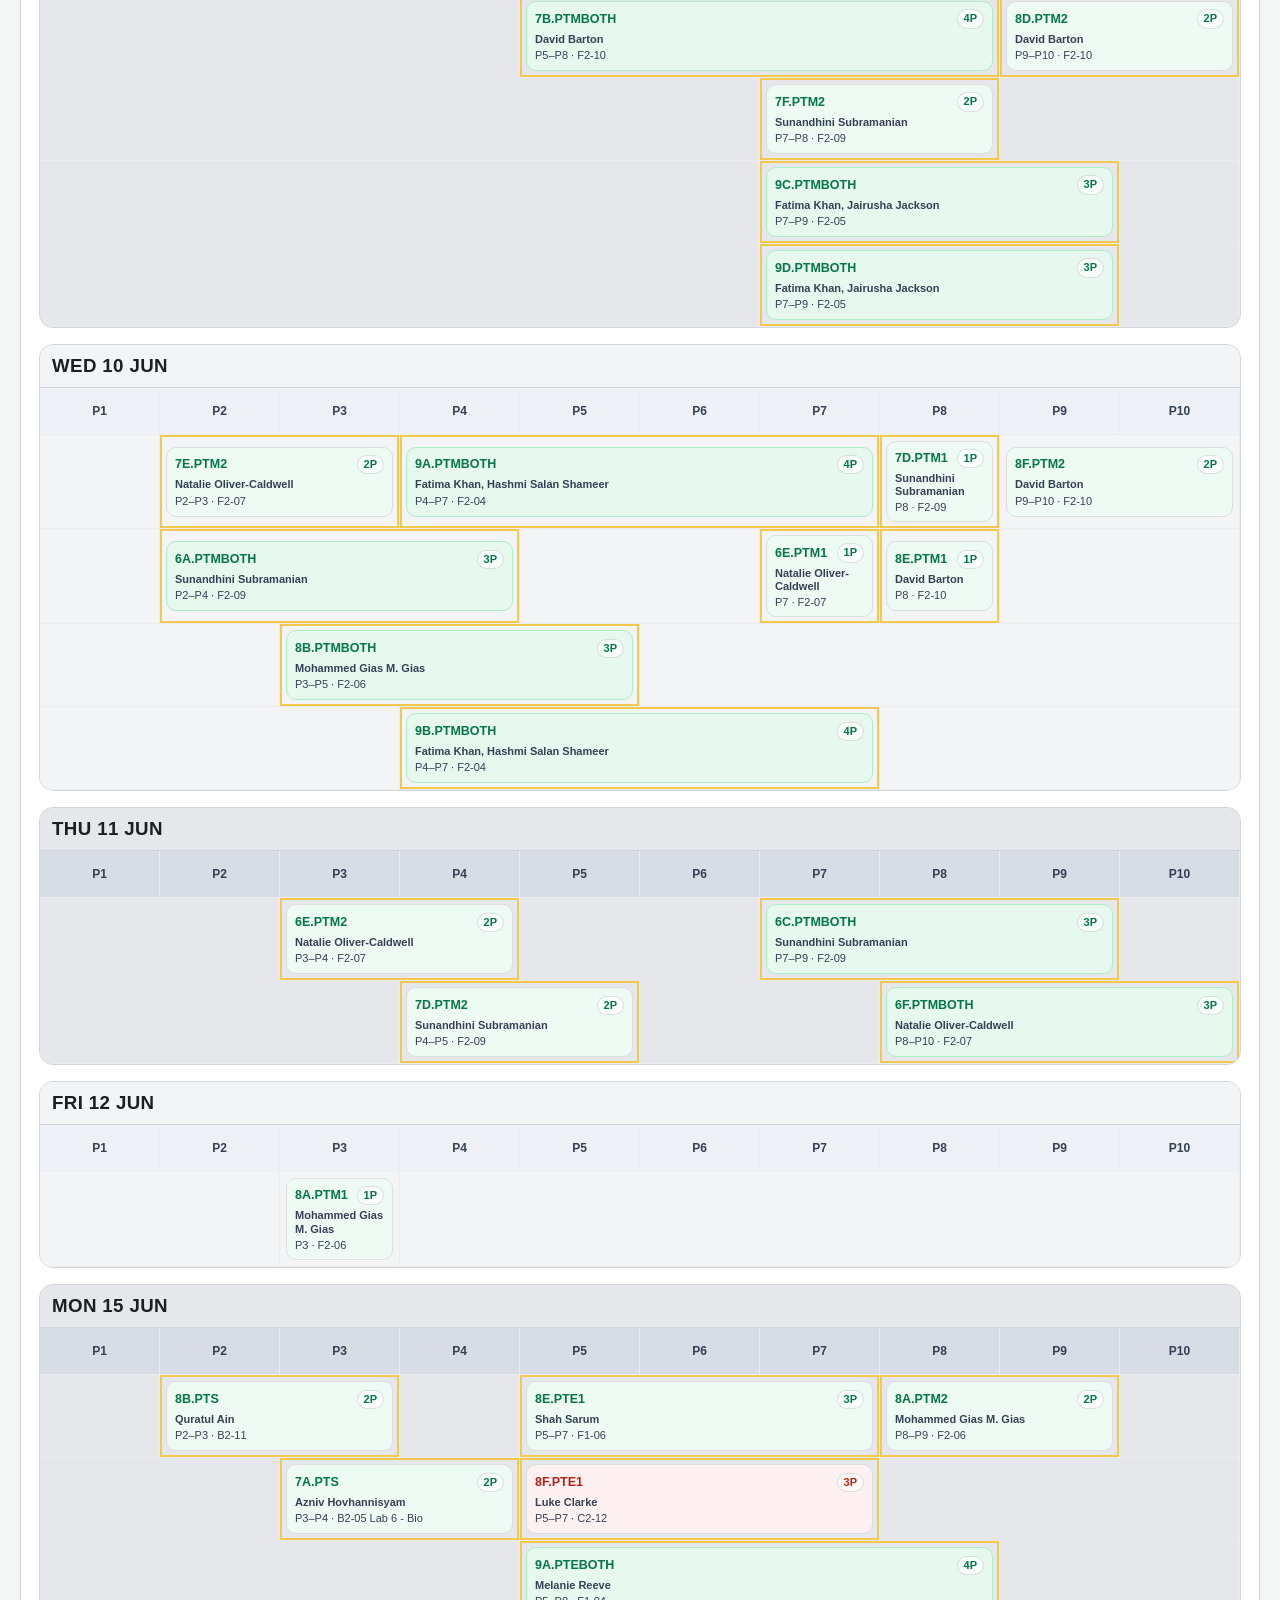
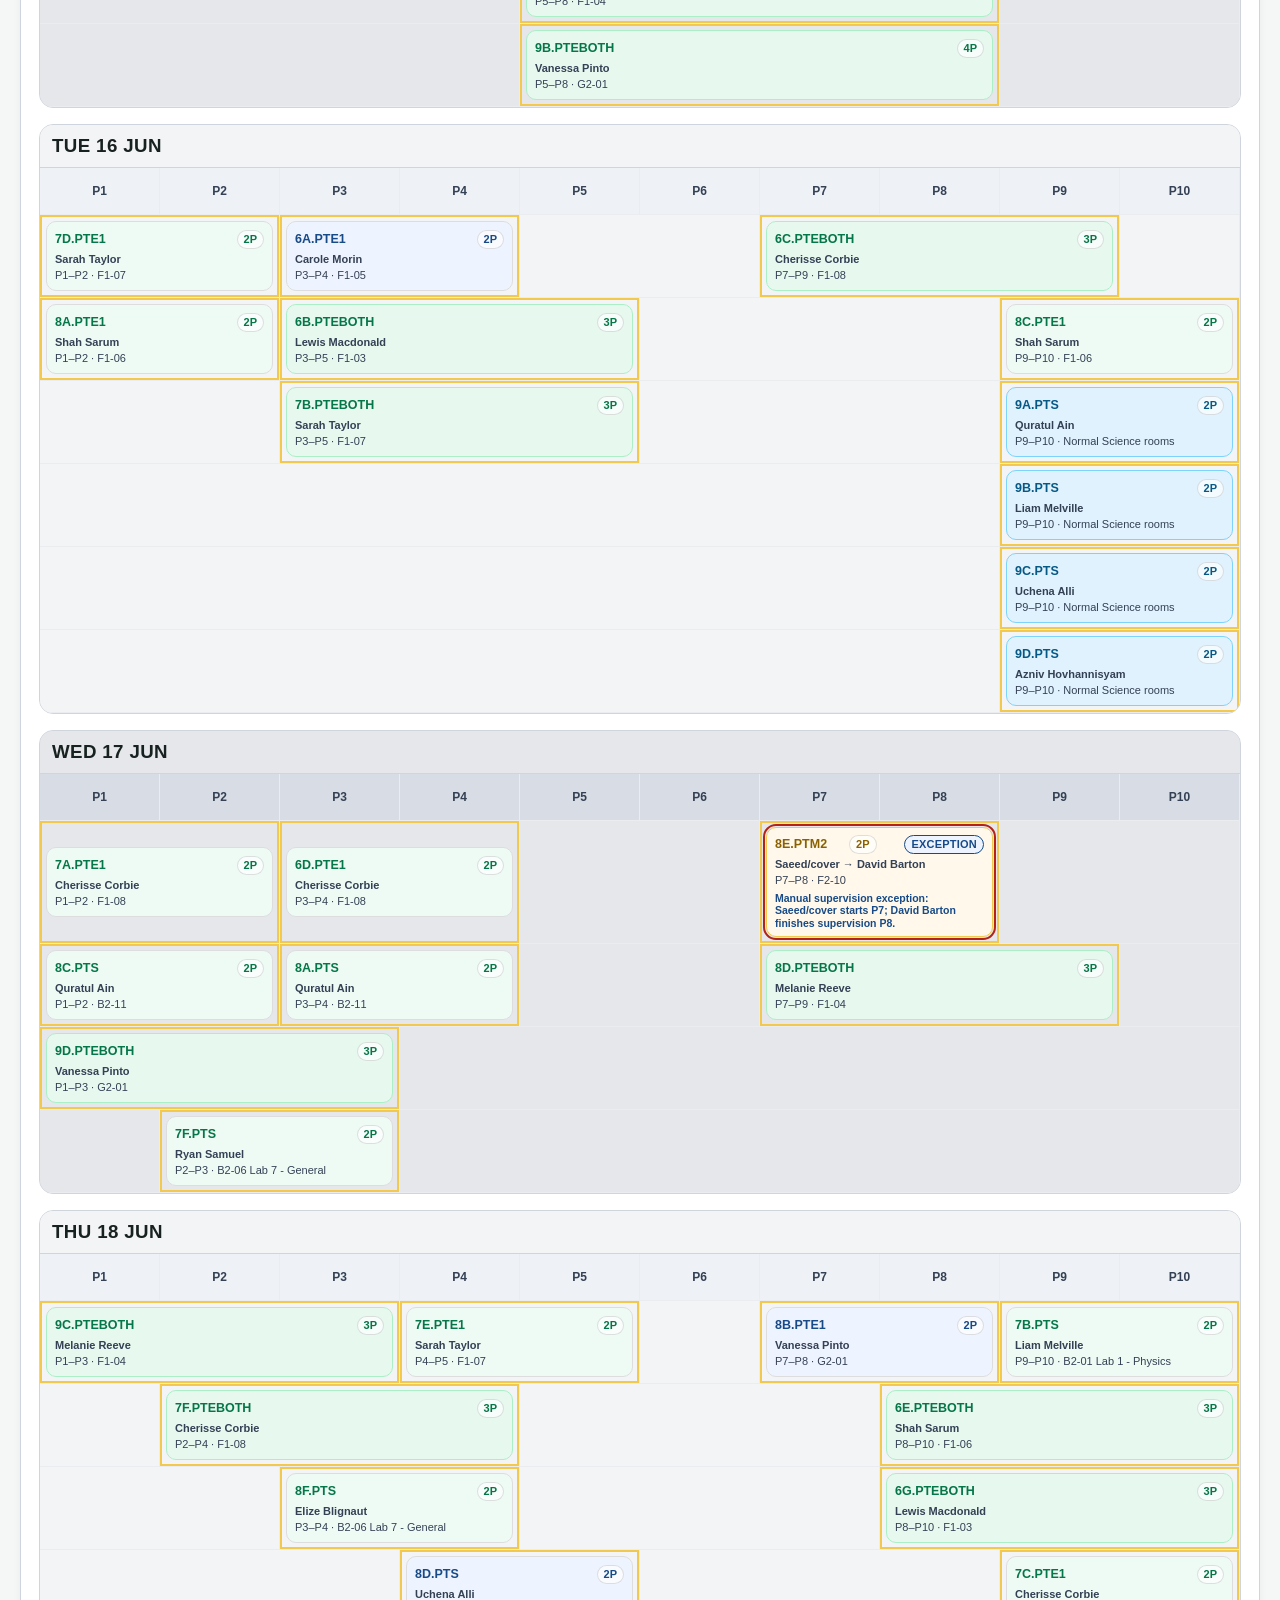
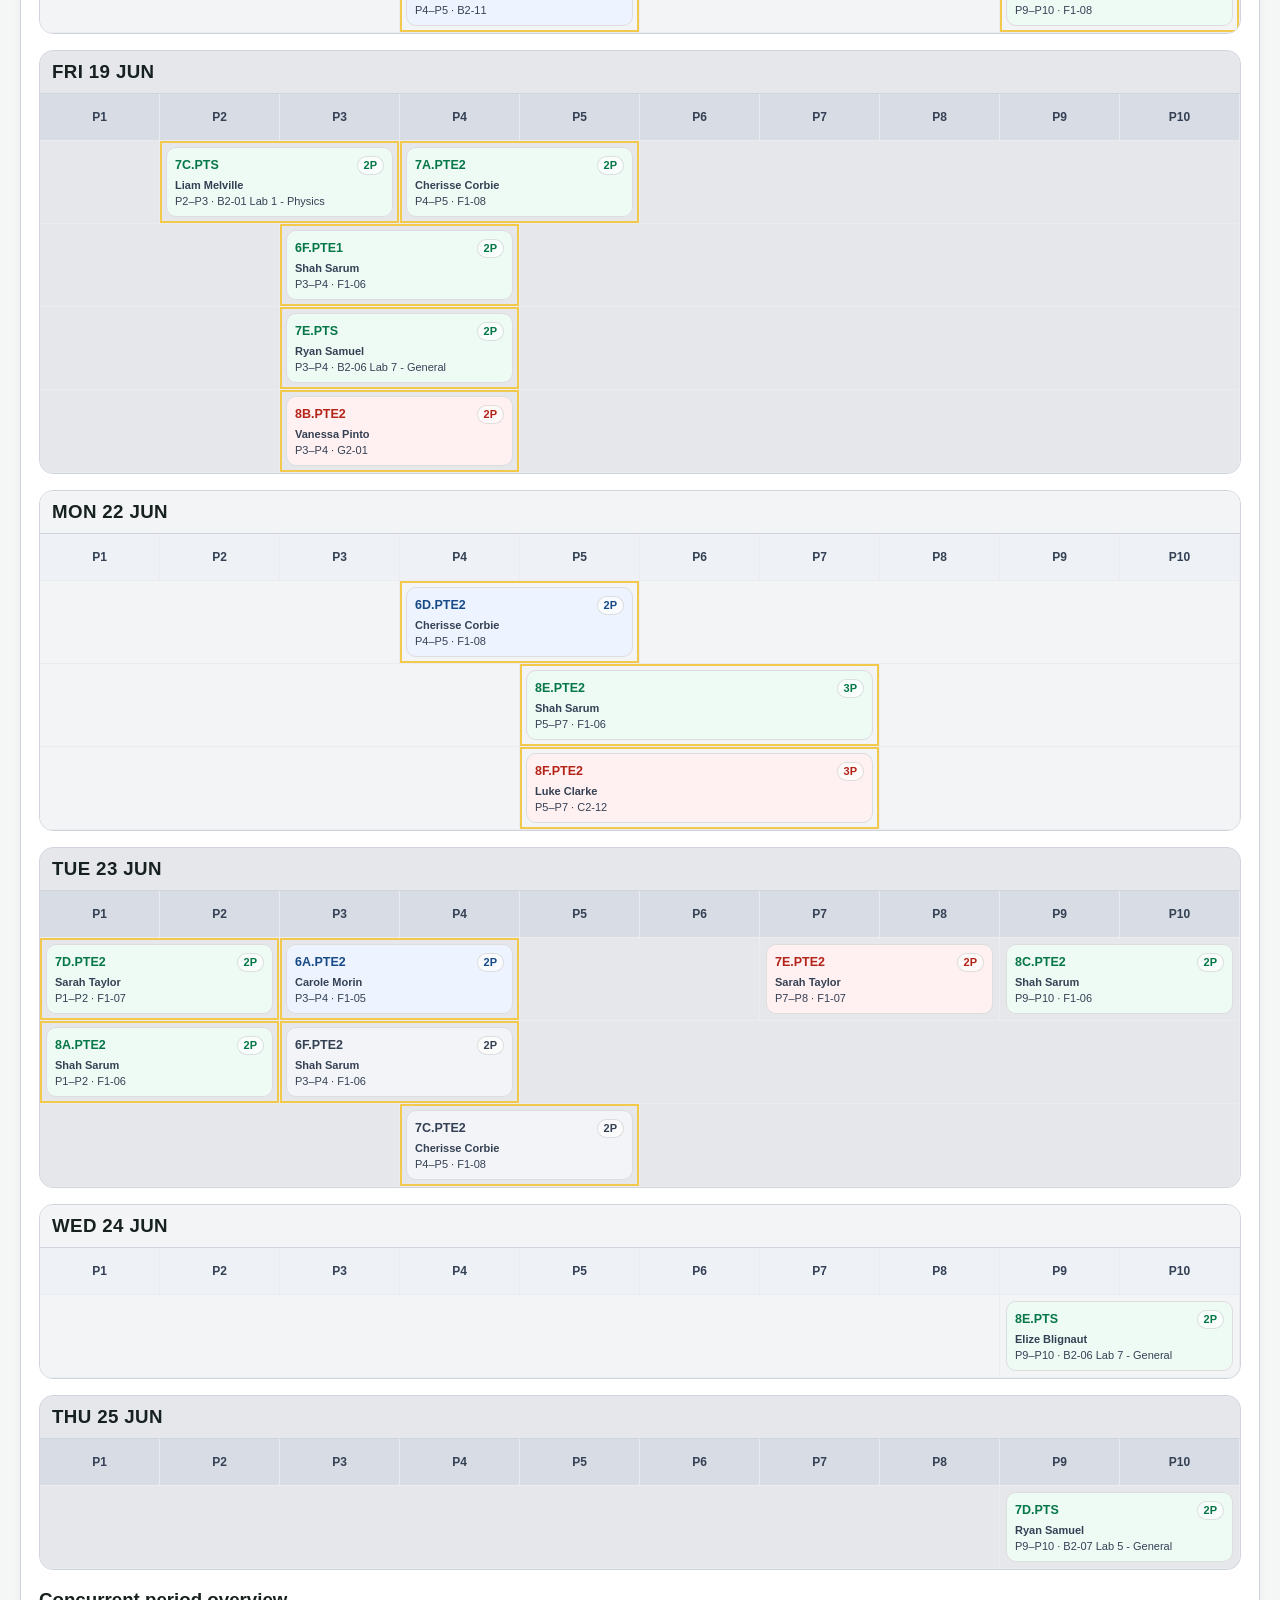
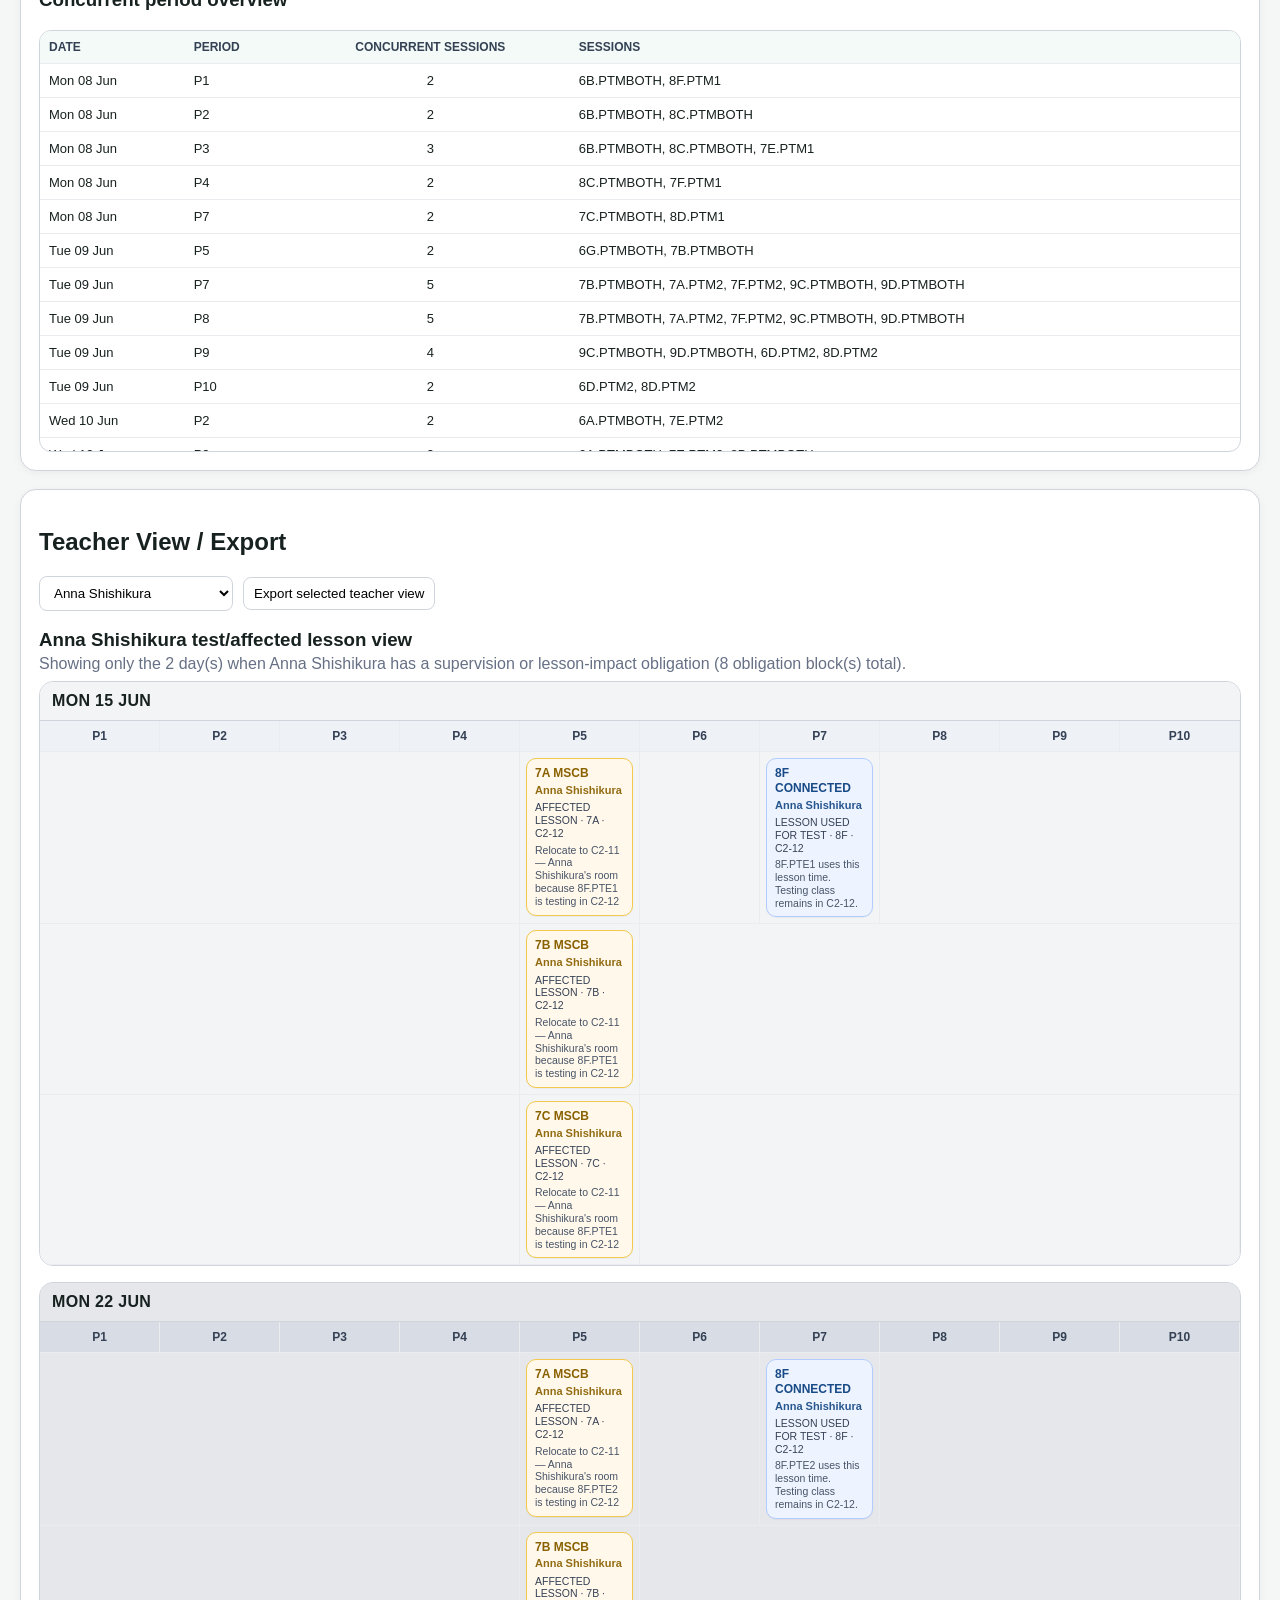
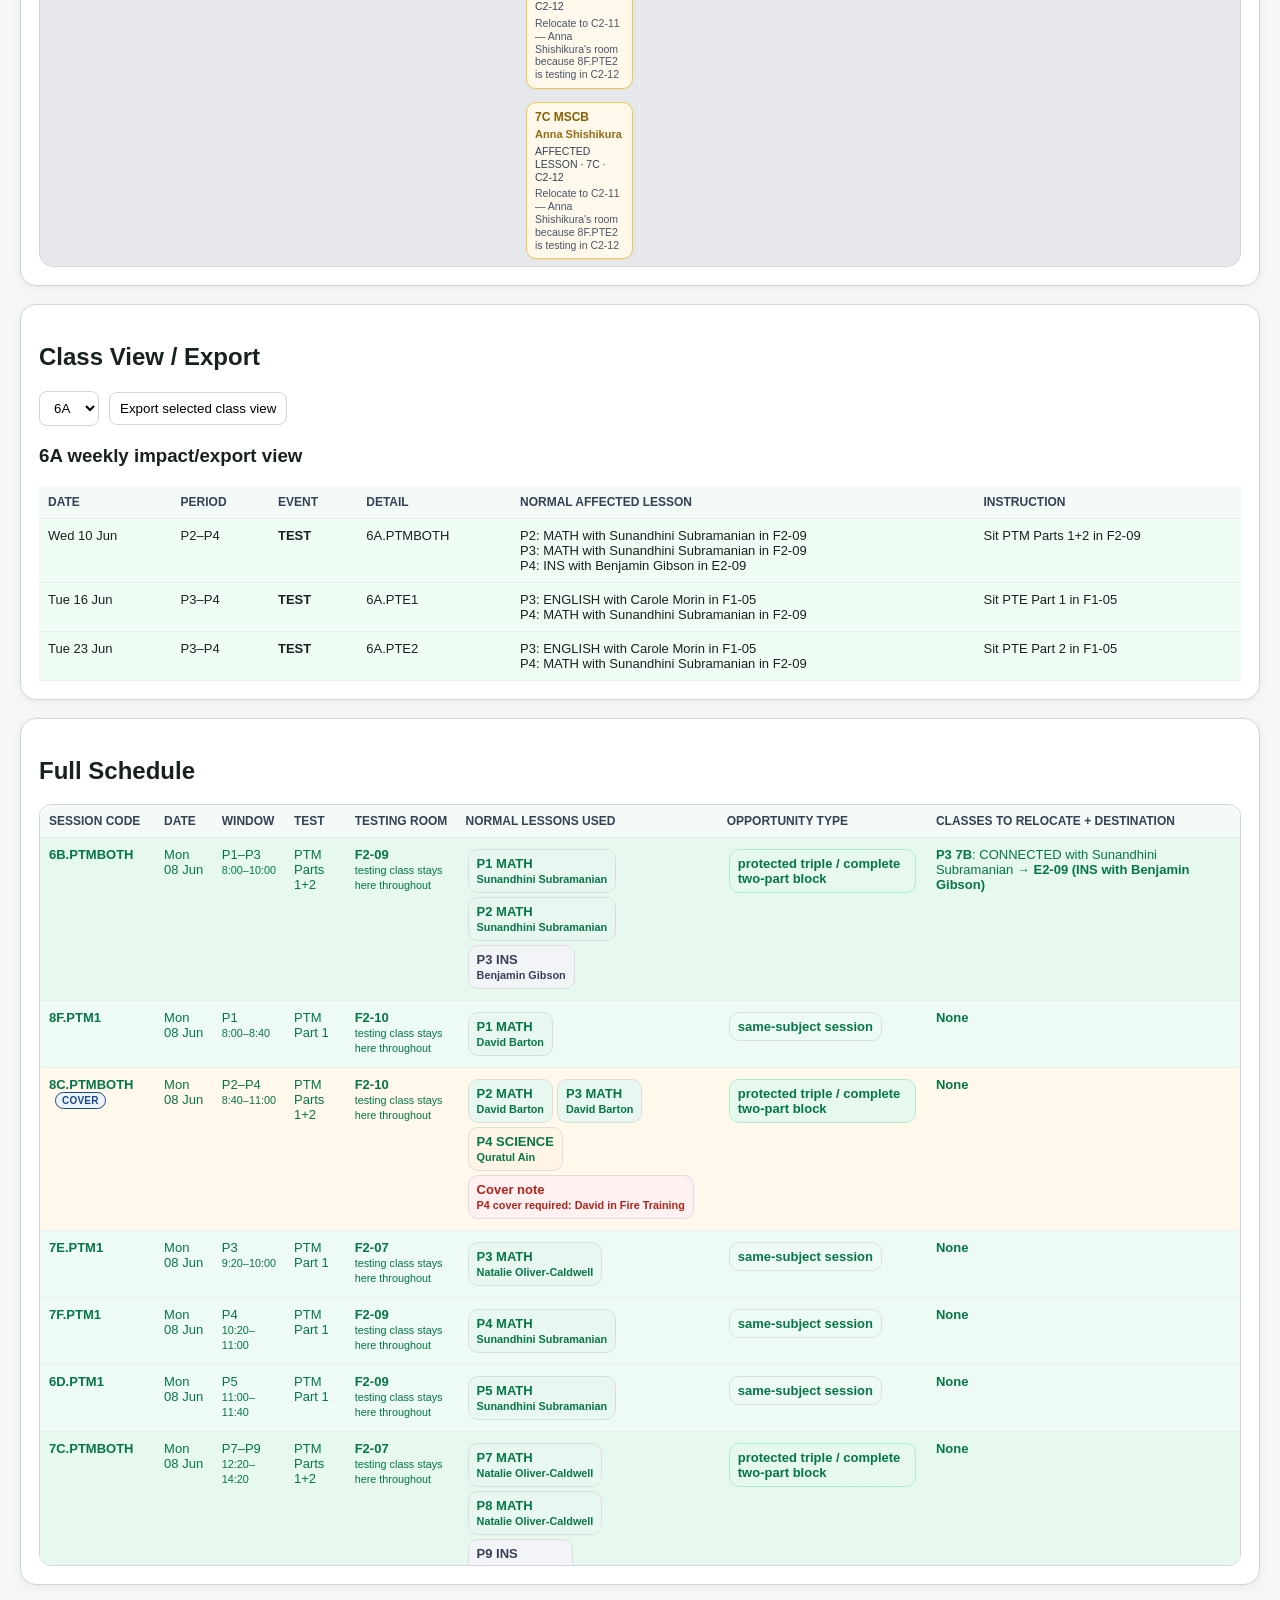
<file: Index.html>
<!DOCTYPE html>

<html><head><meta charset="utf-8"/><title>MYP PT Schedule V2</title><style>
:root{--green:#1EA270;--red:#F04E4F;--line:#d0d5dd;--muted:#667085;--bg:#f5f7f6;--ink:#17211f}
body{margin:0;background:var(--bg);font-family:Arial,Helvetica,sans-serif;color:var(--ink)}
header{background:#fff;border-bottom:1px solid var(--line);padding:24px 34px}h1{margin:0 0 8px;font-size:27px}p{color:var(--muted)}
main{max-width:1420px;margin:22px auto;padding:0 20px 50px}.panel{background:#fff;border:1px solid var(--line);border-radius:16px;padding:18px;margin-bottom:18px;box-shadow:0 2px 9px rgba(16,24,40,.05)}
.metrics{display:grid;grid-template-columns:repeat(6,1fr);gap:12px}.metric{background:#f9fafb;border:1px solid #eaecf0;border-radius:12px;padding:12px}.metric b{font-size:25px;display:block}.metric span{text-transform:uppercase;color:var(--muted);font-size:12px}
.tablewrap{overflow:auto;border:1px solid var(--line);border-radius:12px;max-height:760px}table{width:100%;border-collapse:separate;border-spacing:0;font-size:13px}th,td{border-bottom:1px solid #eaecf0;padding:9px;text-align:left;vertical-align:top}th{position:sticky;top:0;background:#f3faf7;z-index:2;text-transform:uppercase;font-size:12px;color:#344054}
.badge,.chip{display:inline-block;border-radius:10px;padding:6px 8px;margin:2px;border:1px solid #ddd;font-weight:700}.cohort,.badge.cohort{background:#e0f2fe;color:#075985;border-color:#7dd3fc}.triple,.badge.triple{background:#e7f8ef;color:#057647;border-color:#abefc6}.same,.badge.same{background:#eefbf5;color:#057647}.ins,.badge.ins{background:#f2f4f7;color:#344054}.crosscore,.badge.crosscore{background:#eef4ff;color:#174a86}.other,.badge.other{background:#fff1f1;color:#b42318}.forced,.badge.forced{background:#fff8eb;color:#8a6100}
.chip.maths{background:#e8f7ef}.chip.english{background:#eef4ff}.chip.science{background:#fff4e6}.chip.ins{background:#f2f4f7}.chip.blocked{background:#111827;color:#fff}.chip.other{background:#fff1f1}
.ok{color:#057647;font-weight:700}.warn{border-left:5px solid #b7791f;background:#fff8eb;padding:12px;border-radius:12px}.note{border-left:5px solid var(--green);background:#f0fdf4;padding:12px;border-radius:12px;margin-top:10px}
.days{display:grid;grid-template-columns:repeat(5,1fr);gap:12px}.day{background:#f9fafb;border:1px solid #eaecf0;border-radius:14px;padding:12px}.session{padding:8px;border-radius:10px;margin:6px 0;border:1px solid #ddd}
.controls{display:flex;gap:10px;align-items:center;margin-bottom:14px;flex-wrap:wrap}select,button{padding:8px 10px;border:1px solid var(--line);border-radius:8px;background:#fff}.class-view,.teacher-view{display:none}.class-view.active,.teacher-view.active{display:block}
.testevent td{background:#f0fdf4}.relocateevent td{background:#fff8eb}.usedevent td{background:#eef4ff}

.timeline-help{margin-top:-4px;margin-bottom:14px}.timeline-grid-wrap{overflow:auto;border:1px solid var(--line);border-radius:12px;background:#fff}.timeline-matrix{min-width:1320px;width:100%;border-collapse:separate;border-spacing:0;table-layout:fixed}.timeline-matrix th,.timeline-matrix td{border-right:1px solid #eaecf0;border-bottom:1px solid #eaecf0;padding:8px;vertical-align:top}.timeline-matrix thead th{position:sticky;top:0;background:#f3faf7;z-index:3;text-align:center}.timeline-matrix .day-head{left:0;z-index:5}.timeline-matrix .day-label{position:sticky;left:0;background:#f9fafb;z-index:2;width:110px;min-width:110px;font-size:13px;color:#17211f}.timeline-cell{min-height:96px;background:#fff}.timeline-cell.active-cell{background:#fbfffd}.timeline-cell.concurrent-cell{background:#fff8eb;box-shadow:inset 0 0 0 2px #f2c94c}.period-count{display:inline-block;font-size:11px;font-weight:700;text-transform:uppercase;color:#8a6100;background:#fff3d6;border:1px solid #f2c94c;border-radius:999px;padding:3px 7px;margin-bottom:5px}.timeline-chip{display:block;border-radius:9px;padding:6px 7px;margin:0 0 5px;border:1px solid #ddd;font-weight:700;line-height:1.2}.timeline-chip b{display:block;font-size:12px}.timeline-chip small{display:block;margin-top:3px;font-size:10.5px;font-weight:500;color:#344054}.timeline-chip.cohort{background:#e0f2fe;color:#075985;border-color:#7dd3fc}.timeline-chip.triple{background:#e7f8ef;color:#057647;border-color:#abefc6}.timeline-chip.same{background:#eefbf5;color:#057647}.timeline-chip.ins{background:#f2f4f7;color:#344054}.timeline-chip.crosscore{background:#eef4ff;color:#174a86}.timeline-chip.other{background:#fff1f1;color:#b42318}.timeline-chip.forced{background:#fff8eb;color:#8a6100;border-color:#f2c94c}.empty-slot{color:#98a2b3}.concurrent-wrap{max-height:420px}.concurrent-table td:nth-child(3),.concurrent-table th:nth-child(3){text-align:center}


.timeline-span-panel .timeline-help{margin-top:-4px;margin-bottom:10px}.span-legend{display:flex;gap:10px;flex-wrap:wrap;margin:0 0 14px}.legend-item{background:#f9fafb;border:1px solid #eaecf0;border-radius:999px;padding:6px 10px;color:#344054;font-size:12px}.span-timeline-wrap{overflow:auto;border:1px solid var(--line);border-radius:12px;background:#fff}.span-timeline{min-width:1320px;width:100%;border-collapse:separate;border-spacing:0;table-layout:fixed}.span-timeline th,.span-timeline td{border-right:1px solid #eaecf0;border-bottom:1px solid #eaecf0;padding:6px;vertical-align:middle}.span-timeline thead th{position:sticky;top:0;background:#f3faf7;z-index:4;text-align:center;height:34px}.span-timeline .span-day-head{left:0;z-index:6}.span-day-label{position:sticky;left:0;background:#f9fafb;z-index:3;width:120px;min-width:120px;font-size:13px;color:#17211f;text-transform:uppercase;vertical-align:top}.lane-row{height:58px}.span-empty{background:#fff;min-height:48px}.session-span{background:#fbfffd;padding:4px}.session-span.overlap-span{background:#fff8eb;box-shadow:inset 0 0 0 2px #f2c94c}.span-chip{border-radius:10px;padding:7px 8px;border:1px solid #ddd;font-weight:700;line-height:1.2;min-height:36px;display:flex;flex-direction:column;justify-content:center}.span-chip-top{display:flex;align-items:center;justify-content:space-between;gap:8px}.span-chip-top b{font-size:12.5px}.span-chip-top span{font-size:11px;border:1px solid rgba(0,0,0,.12);background:rgba(255,255,255,.65);border-radius:999px;padding:2px 6px;white-space:nowrap}.span-chip small{display:block;margin-top:3px;font-size:11px;font-weight:500;color:#344054}.span-chip.cohort{background:#e0f2fe;color:#075985;border-color:#7dd3fc}.span-chip.triple{background:#e7f8ef;color:#057647;border-color:#abefc6}.span-chip.same{background:#eefbf5;color:#057647}.span-chip.ins{background:#f2f4f7;color:#344054}.span-chip.crosscore{background:#eef4ff;color:#174a86}.span-chip.other{background:#fff1f1;color:#b42318}.span-chip.forced{background:#fff8eb;color:#8a6100;border-color:#f2c94c}.concurrent-wrap{max-height:420px}.concurrent-table td:nth-child(3),.concurrent-table th:nth-child(3){text-align:center}

@media print{body{background:#fff}.panel{box-shadow:none}.tablewrap{max-height:none;overflow:visible}.days{grid-template-columns:1fr}.controls{display:none}}


.teacher-timeline-wrap{overflow:auto;border:1px solid var(--line);border-radius:12px;background:#fff;margin-top:10px}
.teacher-timeline{min-width:1180px;width:100%;border-collapse:separate;border-spacing:0;table-layout:fixed}
.teacher-timeline th,.teacher-timeline td{border-right:1px solid #eaecf0;border-bottom:1px solid #eaecf0;padding:8px;vertical-align:top}
.teacher-timeline thead th{position:sticky;top:0;background:#f3faf7;z-index:3;text-align:center;text-transform:uppercase;font-size:12px;color:#344054}
.teacher-timeline .day-col-head{width:120px;min-width:120px;position:sticky;left:0;z-index:4}
.teacher-timeline .day-label{position:sticky;left:0;z-index:2;width:120px;min-width:120px;font-size:13px;font-weight:700;color:#17211f;text-transform:uppercase}
.teacher-timeline tr.day-alt-a .day-label,.teacher-timeline tr.day-alt-a td{background:#fcfcfd}
.teacher-timeline tr.day-alt-b .day-label,.teacher-timeline tr.day-alt-b td{background:#f8fafb}
.teacher-timeline td.empty{background:transparent;padding:0;height:14px}
.teacher-timeline .block-cell{padding:6px;background:transparent}
.teacher-block{display:block;border-radius:10px;padding:7px 8px;border:1px solid #ddd;font-weight:700;line-height:1.22;box-shadow:0 1px 1px rgba(16,24,40,.04)}
.teacher-block .block-title{display:block;font-size:12px;font-weight:700}
.teacher-block .teacher-line{display:block;margin-top:3px;font-size:11px;font-weight:600;opacity:.92}
.teacher-block .block-meta{display:block;margin-top:4px;font-size:10.5px;font-weight:500;color:#344054}
.teacher-block .block-note{display:block;margin-top:4px;font-size:10.5px;font-weight:500;color:#475467}
.teacher-block.testevent{background:#eefbf5;color:#057647;border-color:#abefc6}
.teacher-block.relocateevent{background:#fff8eb;color:#8a6100;border-color:#f2c94c}
.teacher-block.usedevent{background:#eef4ff;color:#174a86;border-color:#b2ccff}
.teacher-block.other-event{background:#f5f5f5;color:#344054;border-color:#d0d5dd}
.teacher-summary{margin:0 0 8px;color:#667085}
.teacher-view h3{margin-bottom:4px}


/* Stronger day banding across the main span timeline and teacher timelines */
.span-timeline tbody tr.day-alt-a > th,
.span-timeline tbody tr.day-alt-a > td,
.teacher-timeline tbody tr.day-alt-a > th,
.teacher-timeline tbody tr.day-alt-a > td{
  background:#f3f4f6;
}
.span-timeline tbody tr.day-alt-b > th,
.span-timeline tbody tr.day-alt-b > td,
.teacher-timeline tbody tr.day-alt-b > th,
.teacher-timeline tbody tr.day-alt-b > td{
  background:#e5e7eb;
}
.span-timeline tbody tr.day-alt-a > td.session-span,
.span-timeline tbody tr.day-alt-b > td.session-span,
.teacher-timeline tbody tr.day-alt-a > td.block-cell,
.teacher-timeline tbody tr.day-alt-b > td.block-cell{
  background:inherit;
}
.span-timeline tbody tr.day-alt-a > td.session-span.overlap-span,
.span-timeline tbody tr.day-alt-b > td.session-span.overlap-span{
  box-shadow:inset 0 0 0 2px #f2c94c;
}
.span-chip{
  min-height:54px;
}
.span-chip .session-teacher{
  display:block;
  margin-top:4px;
  font-size:11px;
  font-weight:700;
  color:#344054;
}
.span-chip.has-flag,
.teacher-block.has-flag{
  outline:2px solid #b42318;
  outline-offset:1px;
}
.flag-row td{
  background:#fff8eb !important;
}
.flag-badge{
  display:inline-block;
  margin-left:6px;
  padding:2px 6px;
  border-radius:999px;
  border:1px solid #b42318;
  background:#fff1f1;
  color:#b42318;
  font-size:10px;
  font-weight:800;
  letter-spacing:.02em;
  white-space:nowrap;
  vertical-align:middle;
}
.flag-badge.room{
  border-color:#8a6100;
  color:#8a6100;
  background:#fff8eb;
}
.flag-badge.auth{
  border-color:#b42318;
  color:#b42318;
  background:#fff1f1;
}
.flag-badge.cover,
.flag-badge.exception{
  border-color:#174a86;
  color:#174a86;
  background:#eef4ff;
}
.flag-note{
  display:block;
  margin-top:4px;
  font-size:10.5px;
  font-weight:700;
  color:#b42318;
}
.flag-note.room{color:#8a6100}
.flag-note.cover,.flag-note.exception{color:#174a86}
.flag-legend{
  display:flex;
  gap:8px;
  flex-wrap:wrap;
  align-items:center;
  margin:10px 0 12px;
  color:#667085;
}
.flag-legend span{
  font-size:12px;
}


/* Day-separated timeline layout */
.day-timeline-list,
.teacher-day-timeline-list{
  display:flex;
  flex-direction:column;
  gap:16px;
}
.day-timeline-card,
.teacher-day-card{
  border:1px solid var(--line);
  border-radius:14px;
  overflow:auto;
  background:#fff;
}
.day-timeline-card.day-alt-a,
.teacher-day-card.day-alt-a{background:#f3f4f6}
.day-timeline-card.day-alt-b,
.teacher-day-card.day-alt-b{background:#e5e7eb}
.day-timeline-card h3,
.teacher-day-card h4{
  position:sticky;
  left:0;
  margin:0;
  padding:10px 12px;
  background:inherit;
  border-bottom:1px solid #d0d5dd;
  text-transform:uppercase;
  letter-spacing:.02em;
}
.day-timeline-card table,
.teacher-day-card table{
  min-width:1200px;
  border:0;
  border-radius:0;
}
.day-timeline-card thead th,
.teacher-day-card thead th{
  position:sticky;
  top:0;
  z-index:3;
  text-align:center;
}
.day-timeline-card.day-alt-a thead th,
.teacher-day-card.day-alt-a thead th{background:#eef2f7}
.day-timeline-card.day-alt-b thead th,
.teacher-day-card.day-alt-b thead th{background:#d8dde5}
.day-timeline-card tbody tr > td,
.teacher-day-card tbody tr > td{
  background:transparent;
}
.review-panel table td:first-child{font-weight:700}
.review-status{
  display:inline-block;
  border-radius:999px;
  padding:3px 8px;
  font-weight:800;
  font-size:11px;
  border:1px solid #b42318;
  color:#b42318;
  background:#fff1f1;
}
.review-status.ok{
  border-color:#057647;
  color:#057647;
  background:#eefbf5;
}
.review-status.partial{
  border-color:#8a6100;
  color:#8a6100;
  background:#fff8eb;
}
</style><script>
function showClass(){const val=document.getElementById('classSelect').value;document.querySelectorAll('.class-view').forEach(el=>el.classList.toggle('active', el.dataset.class===val));}
function exportClass(){const val=document.getElementById('classSelect').value;const el=document.querySelector('.class-view[data-class="'+CSS.escape(val)+'"]');const w=window.open('', '_blank');w.document.write('<html><head><title>'+val+' PT class view</title><style>body{font-family:Arial;padding:20px}table{width:100%;border-collapse:collapse}td,th{border:1px solid #ccc;padding:8px;text-align:left}.testevent td{background:#f0fdf4}.relocateevent td{background:#fff8eb}</style></head><body>'+el.outerHTML+'</body></html>');w.document.close();w.print();}
function showTeacher(){const val=document.getElementById('teacherSelect').value;document.querySelectorAll('.teacher-view').forEach(el=>el.classList.toggle('active', el.dataset.teacher===val));}
function exportTeacher(){const val=document.getElementById('teacherSelect').value;const el=document.querySelector('.teacher-view[data-teacher="'+CSS.escape(val)+'"]');const w=window.open('', '_blank');const baseStyle=document.querySelector('style').outerHTML;w.document.write('<html><head><title>'+val+' PT teacher view</title>'+baseStyle+'</head><body style="font-family:Arial,Helvetica,sans-serif;padding:20px;background:#f5f7f6">'+el.outerHTML+'</body></html>');w.document.close();w.print();}
window.onload=function(){showClass();showTeacher();}
</script></head><body><header><h1>MYP PT Schedule V2</h1><p>Updated schedule viewer. 8A PTM has been moved to cleaner Maths slots; 7D.PTS and 8E.PTS have been moved to Wed/Thu 24–25 to remove same-day testing; G8 PTE tests remain unchanged.</p></header><main><section class="panel"><h2>Summary</h2><div class="metrics"><div class="metric"><b>84</b><span>Scheduled sessions</span></div><div class="metric"><b>Thu 25 Jun</b><span>Latest finish</span></div><div class="metric"><b>Tue 16 Jun P9–P10</b><span>9A-D PTS</span></div><div class="metric"><b>24</b><span>Protected triples</span></div><div class="metric"><b>32</b><span>Teachers with impacts</span></div><div class="metric"><b>25</b><span>Room relocations</span></div></div>
<div class="warn"><b>David Barton corrections applied:</b> 8E no longer tests during Tue 9 P8. 8E are relocated to Science in B2-01 while David remains with 7B.PTMBOTH. 8E.PTM1 is now Wed 10 P8. 8E.PTM2 is now Wed 17 P7–P8 with Saeed/cover starting and David finishing supervision. 8F.PTM2 remains Wed 10 P9–P10 in F2-10. 8C.PTMBOTH has a P4 cover note because David is in Fire Training.</div>
<div class="warn"><b>Blocked as overflow:</b> Arabic, UAESS, MSC, iStudy, PHE, Design, French and Spanish. <b>Allowed:</b> InS. <b>Exception:</b> 6G.PTEBOTH accepted.</div>
<div class="note"><b>Cross-core supervision rule:</b> when a test continues into a second core subject lesson, the second-subject teacher may continue supervision of the testing class so the first teacher can return to normal timetable duties if required.</div>
</section><section class="panel"><h2>Constraint Checks</h2><ul><li>No same-day PT assessment issue remains for 7D: 7D.PTS moved to Thu 25 Jun P9–P10.</li><li>No same-day PT assessment issue remains for 8E: 8E.PTS moved to Wed 24 Jun P9–P10.</li><li>G8 PTE sessions unchanged.</li><li>8E.PTM2 remains a manual supervision exception: Saeed/cover starts P7 and David Barton finishes P8.</li><li>Quratul Ain room references use B2-11 where applicable.</li></ul></section>
<section class="panel timeline-span-panel">
<h2>Timeline</h2>
<p class="timeline-help">Days run down the Y axis and periods run across the X axis. Each assessment appears as one continuous block across the periods it uses, so a three-period test is visibly different from three separate one-period tests. Stacked blocks in the same period show concurrent sessions.</p>
<div class="span-legend"><span class="legend-item"><b>Block width</b> = test duration</span><span class="legend-item"><b>Stacked blocks</b> = concurrent sessions</span><span class="legend-item"><b>Yellow outline</b> = overlaps another session in at least one period</span></div><div class="flag-legend"><span><b>Flag badges:</b></span></div>
<div class="day-timeline-list"><div class="day-timeline-card day-alt-a"><h3>Mon 08 Jun</h3><table class="span-timeline day-timeline-table"><thead><tr><th>P1</th><th>P2</th><th>P3</th><th>P4</th><th>P5</th><th>P6</th><th>P7</th><th>P8</th><th>P9</th><th>P10</th></tr></thead><tbody><tr class="lane-row day-alt-a"><td class="session-span same overlap-span" colspan="1" title="P1: 2 session(s)"><div class="span-chip same"><div class="span-chip-top"><b>8F.PTM1</b><span>1P</span></div><small class="session-teacher">David Barton</small><small>P1 · F2-10</small></div></td><td class="session-span triple overlap-span" colspan="3" title="P2: 2 session(s), P3: 3 session(s), P4: 2 session(s)"><div class="span-chip triple has-flag"><div class="span-chip-top" title="P4 cover needed: David Barton is in Fire Training during the final period of this PTM block."><b>8C.PTMBOTH</b><span>3P</span><span class="flag-badge cover" title="P4 cover needed: David Barton is in Fire Training during the final period of this PTM block.">COVER</span></div><small class="session-teacher">David Barton</small><small>P2–P4 · F2-10</small><span class="flag-note cover" title="P4 cover needed: David Barton is in Fire Training during the final period of this PTM block.">P4 cover needed: David Barton is in Fire Training during the final period of this PTM block.</span></div></td><td class="session-span same" colspan="1" title="P5: 1 session(s)"><div class="span-chip same"><div class="span-chip-top"><b>6D.PTM1</b><span>1P</span></div><small class="session-teacher">Sunandhini  Subramanian</small><small>P5 · F2-09</small></div></td><td class="span-empty" colspan="1"></td><td class="session-span same overlap-span" colspan="1" title="P7: 2 session(s)"><div class="span-chip same"><div class="span-chip-top"><b>8D.PTM1</b><span>1P</span></div><small class="session-teacher">David Barton</small><small>P7 · F2-10</small></div></td><td class="span-empty" colspan="2"></td><td class="session-span same" colspan="1" title="P10: 1 session(s)"><div class="span-chip same"><div class="span-chip-top"><b>7A.PTM1</b><span>1P</span></div><small class="session-teacher">Hashmi Salan Shameer</small><small>P10 · F2-04</small></div></td></tr><tr class="lane-row day-alt-a"><td class="session-span triple overlap-span" colspan="3" title="P1: 2 session(s), P2: 2 session(s), P3: 3 session(s)"><div class="span-chip triple"><div class="span-chip-top"><b>6B.PTMBOTH</b><span>3P</span></div><small class="session-teacher">Sunandhini  Subramanian</small><small>P1–P3 · F2-09</small></div></td><td class="session-span same overlap-span" colspan="1" title="P4: 2 session(s)"><div class="span-chip same"><div class="span-chip-top"><b>7F.PTM1</b><span>1P</span></div><small class="session-teacher">Sunandhini  Subramanian</small><small>P4 · F2-09</small></div></td><td class="span-empty" colspan="2"></td><td class="session-span triple overlap-span" colspan="3" title="P7: 2 session(s), P8: 1 session(s), P9: 1 session(s)"><div class="span-chip triple"><div class="span-chip-top"><b>7C.PTMBOTH</b><span>3P</span></div><small class="session-teacher">Natalie Oliver-Caldwell</small><small>P7–P9 · F2-07</small></div></td><td class="span-empty" colspan="1"></td></tr><tr class="lane-row day-alt-a"><td class="span-empty" colspan="2"></td><td class="session-span same overlap-span" colspan="1" title="P3: 3 session(s)"><div class="span-chip same"><div class="span-chip-top"><b>7E.PTM1</b><span>1P</span></div><small class="session-teacher">Natalie Oliver-Caldwell</small><small>P3 · F2-07</small></div></td><td class="span-empty" colspan="7"></td></tr></tbody></table></div><div class="day-timeline-card day-alt-b"><h3>Tue 09 Jun</h3><table class="span-timeline day-timeline-table"><thead><tr><th>P1</th><th>P2</th><th>P3</th><th>P4</th><th>P5</th><th>P6</th><th>P7</th><th>P8</th><th>P9</th><th>P10</th></tr></thead><tbody><tr class="lane-row day-alt-b"><td class="span-empty" colspan="2"></td><td class="session-span triple overlap-span" colspan="3" title="P3: 1 session(s), P4: 1 session(s), P5: 2 session(s)"><div class="span-chip triple"><div class="span-chip-top"><b>6G.PTMBOTH</b><span>3P</span></div><small class="session-teacher">Natalie Oliver-Caldwell</small><small>P3–P5 · F2-07</small></div></td><td class="span-empty" colspan="1"></td><td class="session-span same overlap-span" colspan="2" title="P7: 5 session(s), P8: 5 session(s)"><div class="span-chip same"><div class="span-chip-top"><b>7A.PTM2</b><span>2P</span></div><small class="session-teacher">Hashmi Salan Shameer</small><small>P7–P8 · F2-04</small></div></td><td class="session-span same overlap-span" colspan="2" title="P9: 4 session(s), P10: 2 session(s)"><div class="span-chip same"><div class="span-chip-top"><b>6D.PTM2</b><span>2P</span></div><small class="session-teacher">Sunandhini  Subramanian</small><small>P9–P10 · F2-09</small></div></td></tr><tr class="lane-row day-alt-b"><td class="span-empty" colspan="4"></td><td class="session-span triple overlap-span" colspan="4" title="P5: 2 session(s), P6: 1 session(s), P7: 5 session(s), P8: 5 session(s)"><div class="span-chip triple"><div class="span-chip-top"><b>7B.PTMBOTH</b><span>4P</span></div><small class="session-teacher">David Barton</small><small>P5–P8 · F2-10</small></div></td><td class="session-span same overlap-span" colspan="2" title="P9: 4 session(s), P10: 2 session(s)"><div class="span-chip same"><div class="span-chip-top"><b>8D.PTM2</b><span>2P</span></div><small class="session-teacher">David Barton</small><small>P9–P10 · F2-10</small></div></td></tr><tr class="lane-row day-alt-b"><td class="span-empty" colspan="6"></td><td class="session-span same overlap-span" colspan="2" title="P7: 5 session(s), P8: 5 session(s)"><div class="span-chip same"><div class="span-chip-top"><b>7F.PTM2</b><span>2P</span></div><small class="session-teacher">Sunandhini  Subramanian</small><small>P7–P8 · F2-09</small></div></td><td class="span-empty" colspan="2"></td></tr><tr class="lane-row day-alt-b"><td class="span-empty" colspan="6"></td><td class="session-span triple overlap-span" colspan="3" title="P7: 5 session(s), P8: 5 session(s), P9: 4 session(s)"><div class="span-chip triple"><div class="span-chip-top"><b>9C.PTMBOTH</b><span>3P</span></div><small class="session-teacher">Fatima Khan, Jairusha Jackson</small><small>P7–P9 · F2-05</small></div></td><td class="span-empty" colspan="1"></td></tr><tr class="lane-row day-alt-b"><td class="span-empty" colspan="6"></td><td class="session-span triple overlap-span" colspan="3" title="P7: 5 session(s), P8: 5 session(s), P9: 4 session(s)"><div class="span-chip triple"><div class="span-chip-top"><b>9D.PTMBOTH</b><span>3P</span></div><small class="session-teacher">Fatima Khan, Jairusha Jackson</small><small>P7–P9 · F2-05</small></div></td><td class="span-empty" colspan="1"></td></tr></tbody></table></div><div class="day-timeline-card day-alt-a"><h3>Wed 10 Jun</h3><table class="span-timeline day-timeline-table"><thead><tr><th>P1</th><th>P2</th><th>P3</th><th>P4</th><th>P5</th><th>P6</th><th>P7</th><th>P8</th><th>P9</th><th>P10</th></tr></thead><tbody><tr class="lane-row day-alt-a"><td class="span-empty" colspan="1"></td><td class="session-span same overlap-span" colspan="2" title="P2: 2 session(s), P3: 3 session(s)"><div class="span-chip same"><div class="span-chip-top"><b>7E.PTM2</b><span>2P</span></div><small class="session-teacher">Natalie Oliver-Caldwell</small><small>P2–P3 · F2-07</small></div></td><td class="session-span triple overlap-span" colspan="4" title="P4: 4 session(s), P5: 3 session(s), P6: 2 session(s), P7: 3 session(s)"><div class="span-chip triple"><div class="span-chip-top"><b>9A.PTMBOTH</b><span>4P</span></div><small class="session-teacher">Fatima Khan, Hashmi Salan Shameer</small><small>P4–P7 · F2-04</small></div></td><td class="session-span same overlap-span" colspan="1" title="P8: 2 session(s)"><div class="span-chip same"><div class="span-chip-top"><b>7D.PTM1</b><span>1P</span></div><small class="session-teacher">Sunandhini  Subramanian</small><small>P8 · F2-09</small></div></td><td class="session-span same" colspan="2" title="P9: 1 session(s), P10: 1 session(s)"><div class="span-chip same"><div class="span-chip-top"><b>8F.PTM2</b><span>2P</span></div><small class="session-teacher">David Barton</small><small>P9–P10 · F2-10</small></div></td></tr><tr class="lane-row day-alt-a"><td class="span-empty" colspan="1"></td><td class="session-span triple overlap-span" colspan="3" title="P2: 2 session(s), P3: 3 session(s), P4: 4 session(s)"><div class="span-chip triple"><div class="span-chip-top"><b>6A.PTMBOTH</b><span>3P</span></div><small class="session-teacher">Sunandhini  Subramanian</small><small>P2–P4 · F2-09</small></div></td><td class="span-empty" colspan="2"></td><td class="session-span same overlap-span" colspan="1" title="P7: 3 session(s)"><div class="span-chip same"><div class="span-chip-top"><b>6E.PTM1</b><span>1P</span></div><small class="session-teacher">Natalie Oliver-Caldwell</small><small>P7 · F2-07</small></div></td><td class="session-span same overlap-span" colspan="1" title="P8: 2 session(s)"><div class="span-chip same"><div class="span-chip-top"><b>8E.PTM1</b><span>1P</span></div><small class="session-teacher">David Barton</small><small>P8 · F2-10</small></div></td><td class="span-empty" colspan="2"></td></tr><tr class="lane-row day-alt-a"><td class="span-empty" colspan="2"></td><td class="session-span triple overlap-span" colspan="3" title="P3: 3 session(s), P4: 4 session(s), P5: 3 session(s)"><div class="span-chip triple"><div class="span-chip-top"><b>8B.PTMBOTH</b><span>3P</span></div><small class="session-teacher">Mohammed Gias M. Gias</small><small>P3–P5 · F2-06</small></div></td><td class="span-empty" colspan="5"></td></tr><tr class="lane-row day-alt-a"><td class="span-empty" colspan="3"></td><td class="session-span triple overlap-span" colspan="4" title="P4: 4 session(s), P5: 3 session(s), P6: 2 session(s), P7: 3 session(s)"><div class="span-chip triple"><div class="span-chip-top"><b>9B.PTMBOTH</b><span>4P</span></div><small class="session-teacher">Fatima Khan, Hashmi Salan Shameer</small><small>P4–P7 · F2-04</small></div></td><td class="span-empty" colspan="3"></td></tr></tbody></table></div><div class="day-timeline-card day-alt-b"><h3>Thu 11 Jun</h3><table class="span-timeline day-timeline-table"><thead><tr><th>P1</th><th>P2</th><th>P3</th><th>P4</th><th>P5</th><th>P6</th><th>P7</th><th>P8</th><th>P9</th><th>P10</th></tr></thead><tbody><tr class="lane-row day-alt-b"><td class="span-empty" colspan="2"></td><td class="session-span same overlap-span" colspan="2" title="P3: 1 session(s), P4: 2 session(s)"><div class="span-chip same"><div class="span-chip-top"><b>6E.PTM2</b><span>2P</span></div><small class="session-teacher">Natalie Oliver-Caldwell</small><small>P3–P4 · F2-07</small></div></td><td class="span-empty" colspan="2"></td><td class="session-span triple overlap-span" colspan="3" title="P7: 1 session(s), P8: 2 session(s), P9: 2 session(s)"><div class="span-chip triple"><div class="span-chip-top"><b>6C.PTMBOTH</b><span>3P</span></div><small class="session-teacher">Sunandhini  Subramanian</small><small>P7–P9 · F2-09</small></div></td><td class="span-empty" colspan="1"></td></tr><tr class="lane-row day-alt-b"><td class="span-empty" colspan="3"></td><td class="session-span same overlap-span" colspan="2" title="P4: 2 session(s), P5: 1 session(s)"><div class="span-chip same"><div class="span-chip-top"><b>7D.PTM2</b><span>2P</span></div><small class="session-teacher">Sunandhini  Subramanian</small><small>P4–P5 · F2-09</small></div></td><td class="span-empty" colspan="2"></td><td class="session-span triple overlap-span" colspan="3" title="P8: 2 session(s), P9: 2 session(s), P10: 1 session(s)"><div class="span-chip triple"><div class="span-chip-top"><b>6F.PTMBOTH</b><span>3P</span></div><small class="session-teacher">Natalie Oliver-Caldwell</small><small>P8–P10 · F2-07</small></div></td></tr></tbody></table></div><div class="day-timeline-card day-alt-a"><h3>Fri 12 Jun</h3><table class="span-timeline day-timeline-table"><thead><tr><th>P1</th><th>P2</th><th>P3</th><th>P4</th><th>P5</th><th>P6</th><th>P7</th><th>P8</th><th>P9</th><th>P10</th></tr></thead><tbody><tr class="lane-row day-alt-a"><td class="span-empty" colspan="2"></td><td class="session-span same" colspan="1" title="P3: 1 session(s)"><div class="span-chip same"><div class="span-chip-top"><b>8A.PTM1</b><span>1P</span></div><small class="session-teacher">Mohammed Gias M. Gias</small><small>P3 · F2-06</small></div></td><td class="span-empty" colspan="7"></td></tr></tbody></table></div><div class="day-timeline-card day-alt-b"><h3>Mon 15 Jun</h3><table class="span-timeline day-timeline-table"><thead><tr><th>P1</th><th>P2</th><th>P3</th><th>P4</th><th>P5</th><th>P6</th><th>P7</th><th>P8</th><th>P9</th><th>P10</th></tr></thead><tbody><tr class="lane-row day-alt-b"><td class="span-empty" colspan="1"></td><td class="session-span same overlap-span" colspan="2" title="P2: 1 session(s), P3: 2 session(s)"><div class="span-chip same"><div class="span-chip-top"><b>8B.PTS</b><span>2P</span></div><small class="session-teacher">Quratul Ain</small><small>P2–P3 · B2-11</small></div></td><td class="span-empty" colspan="1"></td><td class="session-span same overlap-span" colspan="3" title="P5: 4 session(s), P6: 4 session(s), P7: 4 session(s)"><div class="span-chip same"><div class="span-chip-top"><b>8E.PTE1</b><span>3P</span></div><small class="session-teacher">Shah Sarum</small><small>P5–P7 · F1-06</small></div></td><td class="session-span same overlap-span" colspan="2" title="P8: 3 session(s), P9: 1 session(s)"><div class="span-chip same"><div class="span-chip-top"><b>8A.PTM2</b><span>2P</span></div><small class="session-teacher">Mohammed Gias M. Gias</small><small>P8–P9 · F2-06</small></div></td><td class="span-empty" colspan="1"></td></tr><tr class="lane-row day-alt-b"><td class="span-empty" colspan="2"></td><td class="session-span same overlap-span" colspan="2" title="P3: 2 session(s), P4: 1 session(s)"><div class="span-chip same"><div class="span-chip-top"><b>7A.PTS</b><span>2P</span></div><small class="session-teacher">Azniv  Hovhannisyam</small><small>P3–P4 · B2-05 Lab 6 - Bio</small></div></td><td class="session-span other overlap-span" colspan="3" title="P5: 4 session(s), P6: 4 session(s), P7: 4 session(s)"><div class="span-chip other"><div class="span-chip-top"><b>8F.PTE1</b><span>3P</span></div><small class="session-teacher">Luke Clarke</small><small>P5–P7 · C2-12</small></div></td><td class="span-empty" colspan="3"></td></tr><tr class="lane-row day-alt-b"><td class="span-empty" colspan="4"></td><td class="session-span triple overlap-span" colspan="4" title="P5: 4 session(s), P6: 4 session(s), P7: 4 session(s), P8: 3 session(s)"><div class="span-chip triple"><div class="span-chip-top"><b>9A.PTEBOTH</b><span>4P</span></div><small class="session-teacher">Melanie Reeve</small><small>P5–P8 · F1-04</small></div></td><td class="span-empty" colspan="2"></td></tr><tr class="lane-row day-alt-b"><td class="span-empty" colspan="4"></td><td class="session-span triple overlap-span" colspan="4" title="P5: 4 session(s), P6: 4 session(s), P7: 4 session(s), P8: 3 session(s)"><div class="span-chip triple"><div class="span-chip-top"><b>9B.PTEBOTH</b><span>4P</span></div><small class="session-teacher">Vanessa Pinto</small><small>P5–P8 · G2-01</small></div></td><td class="span-empty" colspan="2"></td></tr></tbody></table></div><div class="day-timeline-card day-alt-a"><h3>Tue 16 Jun</h3><table class="span-timeline day-timeline-table"><thead><tr><th>P1</th><th>P2</th><th>P3</th><th>P4</th><th>P5</th><th>P6</th><th>P7</th><th>P8</th><th>P9</th><th>P10</th></tr></thead><tbody><tr class="lane-row day-alt-a"><td class="session-span same overlap-span" colspan="2" title="P1: 2 session(s), P2: 2 session(s)"><div class="span-chip same"><div class="span-chip-top"><b>7D.PTE1</b><span>2P</span></div><small class="session-teacher">Sarah Taylor</small><small>P1–P2 · F1-07</small></div></td><td class="session-span crosscore overlap-span" colspan="2" title="P3: 3 session(s), P4: 3 session(s)"><div class="span-chip crosscore"><div class="span-chip-top"><b>6A.PTE1</b><span>2P</span></div><small class="session-teacher">Carole Morin</small><small>P3–P4 · F1-05</small></div></td><td class="span-empty" colspan="2"></td><td class="session-span triple overlap-span" colspan="3" title="P7: 1 session(s), P8: 1 session(s), P9: 6 session(s)"><div class="span-chip triple"><div class="span-chip-top"><b>6C.PTEBOTH</b><span>3P</span></div><small class="session-teacher">Cherisse Corbie</small><small>P7–P9 · F1-08</small></div></td><td class="span-empty" colspan="1"></td></tr><tr class="lane-row day-alt-a"><td class="session-span same overlap-span" colspan="2" title="P1: 2 session(s), P2: 2 session(s)"><div class="span-chip same"><div class="span-chip-top"><b>8A.PTE1</b><span>2P</span></div><small class="session-teacher">Shah Sarum</small><small>P1–P2 · F1-06</small></div></td><td class="session-span triple overlap-span" colspan="3" title="P3: 3 session(s), P4: 3 session(s), P5: 2 session(s)"><div class="span-chip triple"><div class="span-chip-top"><b>6B.PTEBOTH</b><span>3P</span></div><small class="session-teacher">Lewis Macdonald</small><small>P3–P5 · F1-03</small></div></td><td class="span-empty" colspan="3"></td><td class="session-span same overlap-span" colspan="2" title="P9: 6 session(s), P10: 5 session(s)"><div class="span-chip same"><div class="span-chip-top"><b>8C.PTE1</b><span>2P</span></div><small class="session-teacher">Shah Sarum</small><small>P9–P10 · F1-06</small></div></td></tr><tr class="lane-row day-alt-a"><td class="span-empty" colspan="2"></td><td class="session-span triple overlap-span" colspan="3" title="P3: 3 session(s), P4: 3 session(s), P5: 2 session(s)"><div class="span-chip triple"><div class="span-chip-top"><b>7B.PTEBOTH</b><span>3P</span></div><small class="session-teacher">Sarah Taylor</small><small>P3–P5 · F1-07</small></div></td><td class="span-empty" colspan="3"></td><td class="session-span cohort overlap-span" colspan="2" title="P9: 6 session(s), P10: 5 session(s)"><div class="span-chip cohort"><div class="span-chip-top"><b>9A.PTS</b><span>2P</span></div><small class="session-teacher">Quratul Ain</small><small>P9–P10 · Normal Science rooms</small></div></td></tr><tr class="lane-row day-alt-a"><td class="span-empty" colspan="8"></td><td class="session-span cohort overlap-span" colspan="2" title="P9: 6 session(s), P10: 5 session(s)"><div class="span-chip cohort"><div class="span-chip-top"><b>9B.PTS</b><span>2P</span></div><small class="session-teacher">Liam Melville</small><small>P9–P10 · Normal Science rooms</small></div></td></tr><tr class="lane-row day-alt-a"><td class="span-empty" colspan="8"></td><td class="session-span cohort overlap-span" colspan="2" title="P9: 6 session(s), P10: 5 session(s)"><div class="span-chip cohort"><div class="span-chip-top"><b>9C.PTS</b><span>2P</span></div><small class="session-teacher">Uchena Alli</small><small>P9–P10 · Normal Science rooms</small></div></td></tr><tr class="lane-row day-alt-a"><td class="span-empty" colspan="8"></td><td class="session-span cohort overlap-span" colspan="2" title="P9: 6 session(s), P10: 5 session(s)"><div class="span-chip cohort"><div class="span-chip-top"><b>9D.PTS</b><span>2P</span></div><small class="session-teacher">Azniv Hovhannisyam</small><small>P9–P10 · Normal Science rooms</small></div></td></tr></tbody></table></div><div class="day-timeline-card day-alt-b"><h3>Wed 17 Jun</h3><table class="span-timeline day-timeline-table"><thead><tr><th>P1</th><th>P2</th><th>P3</th><th>P4</th><th>P5</th><th>P6</th><th>P7</th><th>P8</th><th>P9</th><th>P10</th></tr></thead><tbody><tr class="lane-row day-alt-b"><td class="session-span same overlap-span" colspan="2" title="P1: 3 session(s), P2: 4 session(s)"><div class="span-chip same"><div class="span-chip-top"><b>7A.PTE1</b><span>2P</span></div><small class="session-teacher">Cherisse Corbie</small><small>P1–P2 · F1-08</small></div></td><td class="session-span same overlap-span" colspan="2" title="P3: 4 session(s), P4: 2 session(s)"><div class="span-chip same"><div class="span-chip-top"><b>6D.PTE1</b><span>2P</span></div><small class="session-teacher">Cherisse Corbie</small><small>P3–P4 · F1-08</small></div></td><td class="span-empty" colspan="2"></td><td class="session-span forced overlap-span" colspan="2" title="P7: 2 session(s), P8: 2 session(s)"><div class="span-chip forced has-flag"><div class="span-chip-top" title="Manual supervision exception: Saeed/cover starts P7; David Barton finishes supervision P8."><b>8E.PTM2</b><span>2P</span><span class="flag-badge exception" title="Manual supervision exception: Saeed/cover starts P7; David Barton finishes supervision P8.">EXCEPTION</span></div><small class="session-teacher">Saeed/cover → David Barton</small><small>P7–P8 · F2-10</small><span class="flag-note exception" title="Manual supervision exception: Saeed/cover starts P7; David Barton finishes supervision P8.">Manual supervision exception: Saeed/cover starts P7; David Barton finishes supervision P8.</span></div></td><td class="span-empty" colspan="2"></td></tr><tr class="lane-row day-alt-b"><td class="session-span same overlap-span" colspan="2" title="P1: 3 session(s), P2: 4 session(s)"><div class="span-chip same"><div class="span-chip-top"><b>8C.PTS</b><span>2P</span></div><small class="session-teacher">Quratul Ain</small><small>P1–P2 · B2-11</small></div></td><td class="session-span same overlap-span" colspan="2" title="P3: 4 session(s), P4: 2 session(s)"><div class="span-chip same"><div class="span-chip-top"><b>8A.PTS</b><span>2P</span></div><small class="session-teacher">Quratul Ain</small><small>P3–P4 · B2-11</small></div></td><td class="span-empty" colspan="2"></td><td class="session-span triple overlap-span" colspan="3" title="P7: 2 session(s), P8: 2 session(s), P9: 1 session(s)"><div class="span-chip triple"><div class="span-chip-top"><b>8D.PTEBOTH</b><span>3P</span></div><small class="session-teacher">Melanie Reeve</small><small>P7–P9 · F1-04</small></div></td><td class="span-empty" colspan="1"></td></tr><tr class="lane-row day-alt-b"><td class="session-span triple overlap-span" colspan="3" title="P1: 3 session(s), P2: 4 session(s), P3: 4 session(s)"><div class="span-chip triple"><div class="span-chip-top"><b>9D.PTEBOTH</b><span>3P</span></div><small class="session-teacher">Vanessa Pinto</small><small>P1–P3 · G2-01</small></div></td><td class="span-empty" colspan="7"></td></tr><tr class="lane-row day-alt-b"><td class="span-empty" colspan="1"></td><td class="session-span same overlap-span" colspan="2" title="P2: 4 session(s), P3: 4 session(s)"><div class="span-chip same"><div class="span-chip-top"><b>7F.PTS</b><span>2P</span></div><small class="session-teacher">Ryan Samuel</small><small>P2–P3 · B2-06 Lab 7 - General</small></div></td><td class="span-empty" colspan="7"></td></tr></tbody></table></div><div class="day-timeline-card day-alt-a"><h3>Thu 18 Jun</h3><table class="span-timeline day-timeline-table"><thead><tr><th>P1</th><th>P2</th><th>P3</th><th>P4</th><th>P5</th><th>P6</th><th>P7</th><th>P8</th><th>P9</th><th>P10</th></tr></thead><tbody><tr class="lane-row day-alt-a"><td class="session-span triple overlap-span" colspan="3" title="P1: 1 session(s), P2: 2 session(s), P3: 3 session(s)"><div class="span-chip triple"><div class="span-chip-top"><b>9C.PTEBOTH</b><span>3P</span></div><small class="session-teacher">Melanie Reeve</small><small>P1–P3 · F1-04</small></div></td><td class="session-span same overlap-span" colspan="2" title="P4: 4 session(s), P5: 2 session(s)"><div class="span-chip same"><div class="span-chip-top"><b>7E.PTE1</b><span>2P</span></div><small class="session-teacher">Sarah Taylor</small><small>P4–P5 · F1-07</small></div></td><td class="span-empty" colspan="1"></td><td class="session-span crosscore overlap-span" colspan="2" title="P7: 1 session(s), P8: 3 session(s)"><div class="span-chip crosscore"><div class="span-chip-top"><b>8B.PTE1</b><span>2P</span></div><small class="session-teacher">Vanessa Pinto</small><small>P7–P8 · G2-01</small></div></td><td class="session-span same overlap-span" colspan="2" title="P9: 4 session(s), P10: 4 session(s)"><div class="span-chip same"><div class="span-chip-top"><b>7B.PTS</b><span>2P</span></div><small class="session-teacher">Liam Melville</small><small>P9–P10 · B2-01 Lab 1 - Physics</small></div></td></tr><tr class="lane-row day-alt-a"><td class="span-empty" colspan="1"></td><td class="session-span triple overlap-span" colspan="3" title="P2: 2 session(s), P3: 3 session(s), P4: 4 session(s)"><div class="span-chip triple"><div class="span-chip-top"><b>7F.PTEBOTH</b><span>3P</span></div><small class="session-teacher">Cherisse Corbie</small><small>P2–P4 · F1-08</small></div></td><td class="span-empty" colspan="3"></td><td class="session-span triple overlap-span" colspan="3" title="P8: 3 session(s), P9: 4 session(s), P10: 4 session(s)"><div class="span-chip triple"><div class="span-chip-top"><b>6E.PTEBOTH</b><span>3P</span></div><small class="session-teacher">Shah Sarum</small><small>P8–P10 · F1-06</small></div></td></tr><tr class="lane-row day-alt-a"><td class="span-empty" colspan="2"></td><td class="session-span same overlap-span" colspan="2" title="P3: 3 session(s), P4: 4 session(s)"><div class="span-chip same"><div class="span-chip-top"><b>8F.PTS</b><span>2P</span></div><small class="session-teacher">Elize Blignaut</small><small>P3–P4 · B2-06 Lab 7 - General</small></div></td><td class="span-empty" colspan="3"></td><td class="session-span triple overlap-span" colspan="3" title="P8: 3 session(s), P9: 4 session(s), P10: 4 session(s)"><div class="span-chip triple"><div class="span-chip-top"><b>6G.PTEBOTH</b><span>3P</span></div><small class="session-teacher">Lewis Macdonald</small><small>P8–P10 · F1-03</small></div></td></tr><tr class="lane-row day-alt-a"><td class="span-empty" colspan="3"></td><td class="session-span crosscore overlap-span" colspan="2" title="P4: 4 session(s), P5: 2 session(s)"><div class="span-chip crosscore"><div class="span-chip-top"><b>8D.PTS</b><span>2P</span></div><small class="session-teacher">Uchena Alli</small><small>P4–P5 · B2-11</small></div></td><td class="span-empty" colspan="3"></td><td class="session-span same overlap-span" colspan="2" title="P9: 4 session(s), P10: 4 session(s)"><div class="span-chip same"><div class="span-chip-top"><b>7C.PTE1</b><span>2P</span></div><small class="session-teacher">Cherisse Corbie</small><small>P9–P10 · F1-08</small></div></td></tr></tbody></table></div><div class="day-timeline-card day-alt-b"><h3>Fri 19 Jun</h3><table class="span-timeline day-timeline-table"><thead><tr><th>P1</th><th>P2</th><th>P3</th><th>P4</th><th>P5</th><th>P6</th><th>P7</th><th>P8</th><th>P9</th><th>P10</th></tr></thead><tbody><tr class="lane-row day-alt-b"><td class="span-empty" colspan="1"></td><td class="session-span same overlap-span" colspan="2" title="P2: 1 session(s), P3: 4 session(s)"><div class="span-chip same"><div class="span-chip-top"><b>7C.PTS</b><span>2P</span></div><small class="session-teacher">Liam Melville</small><small>P2–P3 · B2-01 Lab 1 - Physics</small></div></td><td class="session-span same overlap-span" colspan="2" title="P4: 4 session(s), P5: 1 session(s)"><div class="span-chip same"><div class="span-chip-top"><b>7A.PTE2</b><span>2P</span></div><small class="session-teacher">Cherisse Corbie</small><small>P4–P5 · F1-08</small></div></td><td class="span-empty" colspan="5"></td></tr><tr class="lane-row day-alt-b"><td class="span-empty" colspan="2"></td><td class="session-span same overlap-span" colspan="2" title="P3: 4 session(s), P4: 4 session(s)"><div class="span-chip same"><div class="span-chip-top"><b>6F.PTE1</b><span>2P</span></div><small class="session-teacher">Shah Sarum</small><small>P3–P4 · F1-06</small></div></td><td class="span-empty" colspan="6"></td></tr><tr class="lane-row day-alt-b"><td class="span-empty" colspan="2"></td><td class="session-span same overlap-span" colspan="2" title="P3: 4 session(s), P4: 4 session(s)"><div class="span-chip same"><div class="span-chip-top"><b>7E.PTS</b><span>2P</span></div><small class="session-teacher">Ryan Samuel</small><small>P3–P4 · B2-06 Lab 7 - General</small></div></td><td class="span-empty" colspan="6"></td></tr><tr class="lane-row day-alt-b"><td class="span-empty" colspan="2"></td><td class="session-span other overlap-span" colspan="2" title="P3: 4 session(s), P4: 4 session(s)"><div class="span-chip other"><div class="span-chip-top"><b>8B.PTE2</b><span>2P</span></div><small class="session-teacher">Vanessa Pinto</small><small>P3–P4 · G2-01</small></div></td><td class="span-empty" colspan="6"></td></tr></tbody></table></div><div class="day-timeline-card day-alt-a"><h3>Mon 22 Jun</h3><table class="span-timeline day-timeline-table"><thead><tr><th>P1</th><th>P2</th><th>P3</th><th>P4</th><th>P5</th><th>P6</th><th>P7</th><th>P8</th><th>P9</th><th>P10</th></tr></thead><tbody><tr class="lane-row day-alt-a"><td class="span-empty" colspan="3"></td><td class="session-span crosscore overlap-span" colspan="2" title="P4: 1 session(s), P5: 3 session(s)"><div class="span-chip crosscore"><div class="span-chip-top"><b>6D.PTE2</b><span>2P</span></div><small class="session-teacher">Cherisse Corbie</small><small>P4–P5 · F1-08</small></div></td><td class="span-empty" colspan="5"></td></tr><tr class="lane-row day-alt-a"><td class="span-empty" colspan="4"></td><td class="session-span same overlap-span" colspan="3" title="P5: 3 session(s), P6: 2 session(s), P7: 2 session(s)"><div class="span-chip same"><div class="span-chip-top"><b>8E.PTE2</b><span>3P</span></div><small class="session-teacher">Shah Sarum</small><small>P5–P7 · F1-06</small></div></td><td class="span-empty" colspan="3"></td></tr><tr class="lane-row day-alt-a"><td class="span-empty" colspan="4"></td><td class="session-span other overlap-span" colspan="3" title="P5: 3 session(s), P6: 2 session(s), P7: 2 session(s)"><div class="span-chip other"><div class="span-chip-top"><b>8F.PTE2</b><span>3P</span></div><small class="session-teacher">Luke Clarke</small><small>P5–P7 · C2-12</small></div></td><td class="span-empty" colspan="3"></td></tr></tbody></table></div><div class="day-timeline-card day-alt-b"><h3>Tue 23 Jun</h3><table class="span-timeline day-timeline-table"><thead><tr><th>P1</th><th>P2</th><th>P3</th><th>P4</th><th>P5</th><th>P6</th><th>P7</th><th>P8</th><th>P9</th><th>P10</th></tr></thead><tbody><tr class="lane-row day-alt-b"><td class="session-span same overlap-span" colspan="2" title="P1: 2 session(s), P2: 2 session(s)"><div class="span-chip same"><div class="span-chip-top"><b>7D.PTE2</b><span>2P</span></div><small class="session-teacher">Sarah Taylor</small><small>P1–P2 · F1-07</small></div></td><td class="session-span crosscore overlap-span" colspan="2" title="P3: 2 session(s), P4: 3 session(s)"><div class="span-chip crosscore"><div class="span-chip-top"><b>6A.PTE2</b><span>2P</span></div><small class="session-teacher">Carole Morin</small><small>P3–P4 · F1-05</small></div></td><td class="span-empty" colspan="2"></td><td class="session-span other" colspan="2" title="P7: 1 session(s), P8: 1 session(s)"><div class="span-chip other"><div class="span-chip-top"><b>7E.PTE2</b><span>2P</span></div><small class="session-teacher">Sarah Taylor</small><small>P7–P8 · F1-07</small></div></td><td class="session-span same" colspan="2" title="P9: 1 session(s), P10: 1 session(s)"><div class="span-chip same"><div class="span-chip-top"><b>8C.PTE2</b><span>2P</span></div><small class="session-teacher">Shah Sarum</small><small>P9–P10 · F1-06</small></div></td></tr><tr class="lane-row day-alt-b"><td class="session-span same overlap-span" colspan="2" title="P1: 2 session(s), P2: 2 session(s)"><div class="span-chip same"><div class="span-chip-top"><b>8A.PTE2</b><span>2P</span></div><small class="session-teacher">Shah Sarum</small><small>P1–P2 · F1-06</small></div></td><td class="session-span ins overlap-span" colspan="2" title="P3: 2 session(s), P4: 3 session(s)"><div class="span-chip ins"><div class="span-chip-top"><b>6F.PTE2</b><span>2P</span></div><small class="session-teacher">Shah Sarum</small><small>P3–P4 · F1-06</small></div></td><td class="span-empty" colspan="6"></td></tr><tr class="lane-row day-alt-b"><td class="span-empty" colspan="3"></td><td class="session-span ins overlap-span" colspan="2" title="P4: 3 session(s), P5: 1 session(s)"><div class="span-chip ins"><div class="span-chip-top"><b>7C.PTE2</b><span>2P</span></div><small class="session-teacher">Cherisse Corbie</small><small>P4–P5 · F1-08</small></div></td><td class="span-empty" colspan="5"></td></tr></tbody></table></div><div class="day-timeline-card day-alt-a"><h3>Wed 24 Jun</h3><table class="span-timeline day-timeline-table"><thead><tr><th>P1</th><th>P2</th><th>P3</th><th>P4</th><th>P5</th><th>P6</th><th>P7</th><th>P8</th><th>P9</th><th>P10</th></tr></thead><tbody><tr class="lane-row day-alt-a"><td class="span-empty" colspan="8"></td><td class="session-span same" colspan="2" title="P9: 1 session(s), P10: 1 session(s)"><div class="span-chip same"><div class="span-chip-top"><b>8E.PTS</b><span>2P</span></div><small class="session-teacher">Elize Blignaut</small><small>P9–P10 · B2-06 Lab 7 - General</small></div></td></tr></tbody></table></div><div class="day-timeline-card day-alt-b"><h3>Thu 25 Jun</h3><table class="span-timeline day-timeline-table"><thead><tr><th>P1</th><th>P2</th><th>P3</th><th>P4</th><th>P5</th><th>P6</th><th>P7</th><th>P8</th><th>P9</th><th>P10</th></tr></thead><tbody><tr class="lane-row day-alt-b"><td class="span-empty" colspan="8"></td><td class="session-span same" colspan="2" title="P9: 1 session(s), P10: 1 session(s)"><div class="span-chip same"><div class="span-chip-top"><b>7D.PTS</b><span>2P</span></div><small class="session-teacher">Ryan Samuel</small><small>P9–P10 · B2-07 Lab 5 - General</small></div></td></tr></tbody></table></div></div>
<h3>Concurrent period overview</h3>
<div class="tablewrap concurrent-wrap"><table class="concurrent-table"><thead><tr><th>Date</th><th>Period</th><th>Concurrent sessions</th><th>Sessions</th></tr></thead><tbody><tr><td>Mon 08 Jun</td><td>P1</td><td>2</td><td>6B.PTMBOTH, 8F.PTM1</td></tr><tr><td>Mon 08 Jun</td><td>P2</td><td>2</td><td>6B.PTMBOTH, 8C.PTMBOTH</td></tr><tr><td>Mon 08 Jun</td><td>P3</td><td>3</td><td>6B.PTMBOTH, 8C.PTMBOTH, 7E.PTM1</td></tr><tr><td>Mon 08 Jun</td><td>P4</td><td>2</td><td>8C.PTMBOTH, 7F.PTM1</td></tr><tr><td>Mon 08 Jun</td><td>P7</td><td>2</td><td>7C.PTMBOTH, 8D.PTM1</td></tr><tr><td>Tue 09 Jun</td><td>P5</td><td>2</td><td>6G.PTMBOTH, 7B.PTMBOTH</td></tr><tr><td>Tue 09 Jun</td><td>P7</td><td>5</td><td>7B.PTMBOTH, 7A.PTM2, 7F.PTM2, 9C.PTMBOTH, 9D.PTMBOTH</td></tr><tr><td>Tue 09 Jun</td><td>P8</td><td>5</td><td>7B.PTMBOTH, 7A.PTM2, 7F.PTM2, 9C.PTMBOTH, 9D.PTMBOTH</td></tr><tr><td>Tue 09 Jun</td><td>P9</td><td>4</td><td>9C.PTMBOTH, 9D.PTMBOTH, 6D.PTM2, 8D.PTM2</td></tr><tr><td>Tue 09 Jun</td><td>P10</td><td>2</td><td>6D.PTM2, 8D.PTM2</td></tr><tr><td>Wed 10 Jun</td><td>P2</td><td>2</td><td>6A.PTMBOTH, 7E.PTM2</td></tr><tr><td>Wed 10 Jun</td><td>P3</td><td>3</td><td>6A.PTMBOTH, 7E.PTM2, 8B.PTMBOTH</td></tr><tr><td>Wed 10 Jun</td><td>P4</td><td>4</td><td>6A.PTMBOTH, 8B.PTMBOTH, 9A.PTMBOTH, 9B.PTMBOTH</td></tr><tr><td>Wed 10 Jun</td><td>P5</td><td>3</td><td>8B.PTMBOTH, 9A.PTMBOTH, 9B.PTMBOTH</td></tr><tr><td>Wed 10 Jun</td><td>P6</td><td>2</td><td>9A.PTMBOTH, 9B.PTMBOTH</td></tr><tr><td>Wed 10 Jun</td><td>P7</td><td>3</td><td>9A.PTMBOTH, 9B.PTMBOTH, 6E.PTM1</td></tr><tr><td>Wed 10 Jun</td><td>P8</td><td>2</td><td>7D.PTM1, 8E.PTM1</td></tr><tr><td>Thu 11 Jun</td><td>P4</td><td>2</td><td>6E.PTM2, 7D.PTM2</td></tr><tr><td>Thu 11 Jun</td><td>P8</td><td>2</td><td>6C.PTMBOTH, 6F.PTMBOTH</td></tr><tr><td>Thu 11 Jun</td><td>P9</td><td>2</td><td>6C.PTMBOTH, 6F.PTMBOTH</td></tr><tr><td>Mon 15 Jun</td><td>P3</td><td>2</td><td>8B.PTS, 7A.PTS</td></tr><tr><td>Mon 15 Jun</td><td>P5</td><td>4</td><td>8E.PTE1, 8F.PTE1, 9A.PTEBOTH, 9B.PTEBOTH</td></tr><tr><td>Mon 15 Jun</td><td>P6</td><td>4</td><td>8E.PTE1, 8F.PTE1, 9A.PTEBOTH, 9B.PTEBOTH</td></tr><tr><td>Mon 15 Jun</td><td>P7</td><td>4</td><td>8E.PTE1, 8F.PTE1, 9A.PTEBOTH, 9B.PTEBOTH</td></tr><tr><td>Mon 15 Jun</td><td>P8</td><td>3</td><td>9A.PTEBOTH, 9B.PTEBOTH, 8A.PTM2</td></tr><tr><td>Tue 16 Jun</td><td>P1</td><td>2</td><td>7D.PTE1, 8A.PTE1</td></tr><tr><td>Tue 16 Jun</td><td>P2</td><td>2</td><td>7D.PTE1, 8A.PTE1</td></tr><tr><td>Tue 16 Jun</td><td>P3</td><td>3</td><td>6A.PTE1, 6B.PTEBOTH, 7B.PTEBOTH</td></tr><tr><td>Tue 16 Jun</td><td>P4</td><td>3</td><td>6A.PTE1, 6B.PTEBOTH, 7B.PTEBOTH</td></tr><tr><td>Tue 16 Jun</td><td>P5</td><td>2</td><td>6B.PTEBOTH, 7B.PTEBOTH</td></tr><tr><td>Tue 16 Jun</td><td>P9</td><td>6</td><td>6C.PTEBOTH, 8C.PTE1, 9A.PTS, 9B.PTS, 9C.PTS, 9D.PTS</td></tr><tr><td>Tue 16 Jun</td><td>P10</td><td>5</td><td>8C.PTE1, 9A.PTS, 9B.PTS, 9C.PTS, 9D.PTS</td></tr><tr><td>Wed 17 Jun</td><td>P1</td><td>3</td><td>7A.PTE1, 8C.PTS, 9D.PTEBOTH</td></tr><tr><td>Wed 17 Jun</td><td>P2</td><td>4</td><td>7A.PTE1, 8C.PTS, 9D.PTEBOTH, 7F.PTS</td></tr><tr><td>Wed 17 Jun</td><td>P3</td><td>4</td><td>9D.PTEBOTH, 7F.PTS, 6D.PTE1, 8A.PTS</td></tr><tr><td>Wed 17 Jun</td><td>P4</td><td>2</td><td>6D.PTE1, 8A.PTS</td></tr><tr><td>Wed 17 Jun</td><td>P7</td><td>2</td><td>8D.PTEBOTH, 8E.PTM2</td></tr><tr><td>Wed 17 Jun</td><td>P8</td><td>2</td><td>8D.PTEBOTH, 8E.PTM2</td></tr><tr><td>Thu 18 Jun</td><td>P2</td><td>2</td><td>9C.PTEBOTH, 7F.PTEBOTH</td></tr><tr><td>Thu 18 Jun</td><td>P3</td><td>3</td><td>9C.PTEBOTH, 7F.PTEBOTH, 8F.PTS</td></tr><tr><td>Thu 18 Jun</td><td>P4</td><td>4</td><td>7F.PTEBOTH, 8F.PTS, 7E.PTE1, 8D.PTS</td></tr><tr><td>Thu 18 Jun</td><td>P5</td><td>2</td><td>7E.PTE1, 8D.PTS</td></tr><tr><td>Thu 18 Jun</td><td>P8</td><td>3</td><td>8B.PTE1, 6E.PTEBOTH, 6G.PTEBOTH</td></tr><tr><td>Thu 18 Jun</td><td>P9</td><td>4</td><td>6E.PTEBOTH, 6G.PTEBOTH, 7B.PTS, 7C.PTE1</td></tr><tr><td>Thu 18 Jun</td><td>P10</td><td>4</td><td>6E.PTEBOTH, 6G.PTEBOTH, 7B.PTS, 7C.PTE1</td></tr><tr><td>Fri 19 Jun</td><td>P3</td><td>4</td><td>7C.PTS, 6F.PTE1, 7E.PTS, 8B.PTE2</td></tr><tr><td>Fri 19 Jun</td><td>P4</td><td>4</td><td>6F.PTE1, 7E.PTS, 8B.PTE2, 7A.PTE2</td></tr><tr><td>Mon 22 Jun</td><td>P5</td><td>3</td><td>6D.PTE2, 8E.PTE2, 8F.PTE2</td></tr><tr><td>Mon 22 Jun</td><td>P6</td><td>2</td><td>8E.PTE2, 8F.PTE2</td></tr><tr><td>Mon 22 Jun</td><td>P7</td><td>2</td><td>8E.PTE2, 8F.PTE2</td></tr><tr><td>Tue 23 Jun</td><td>P1</td><td>2</td><td>7D.PTE2, 8A.PTE2</td></tr><tr><td>Tue 23 Jun</td><td>P2</td><td>2</td><td>7D.PTE2, 8A.PTE2</td></tr><tr><td>Tue 23 Jun</td><td>P3</td><td>2</td><td>6A.PTE2, 6F.PTE2</td></tr><tr><td>Tue 23 Jun</td><td>P4</td><td>3</td><td>6A.PTE2, 6F.PTE2, 7C.PTE2</td></tr></tbody></table></div>
</section><section class="panel"><h2>Teacher View / Export</h2><div class="controls"><select id="teacherSelect" onchange="showTeacher()"><option value="Anna Shishikura">Anna Shishikura</option><option value="Ashli Nelson">Ashli Nelson</option><option value="Azniv  Hovhannisyam">Azniv  Hovhannisyam</option><option value="Benjamin Gibson">Benjamin Gibson</option><option value="Boyan Betchev">Boyan Betchev</option><option value="Carole Morin">Carole Morin</option><option value="Charlene Mae Teresa">Charlene Mae Teresa</option><option value="Cherisse Corbie">Cherisse Corbie</option><option value="David Barton">David Barton</option><option value="David Woodward">David Woodward</option><option value="Elize Blignaut">Elize Blignaut</option><option value="Fatima Khan">Fatima Khan</option><option value="Fiona Williams">Fiona Williams</option><option value="Hashmi Salan Shameer">Hashmi Salan Shameer</option><option value="Jairusha Jackson">Jairusha Jackson</option><option value="Lewis Macdonald">Lewis Macdonald</option><option value="Liam Melville">Liam Melville</option><option value="Luke Clarke">Luke Clarke</option><option value="Melanie Reeve">Melanie Reeve</option><option value="Mohammed Gias M. Gias">Mohammed Gias M. Gias</option><option value="Natalie Oliver-Caldwell">Natalie Oliver-Caldwell</option><option value="Quratul Ain">Quratul Ain</option><option value="Ryan Samuel">Ryan Samuel</option><option value="Saeed Smith">Saeed Smith</option><option value="Sarah Abdelghaffar">Sarah Abdelghaffar</option><option value="Sarah Taylor">Sarah Taylor</option><option value="Shah Sarum">Shah Sarum</option><option value="Sunandhini  Subramanian">Sunandhini  Subramanian</option><option value="Uchena Alli">Uchena Alli</option><option value="Vanessa Pinto">Vanessa Pinto</option><option value="Yunxiu (Michelle) Cheng">Yunxiu (Michelle) Cheng</option><option value="Zoe Denton">Zoe Denton</option></select><button onclick="exportTeacher()">Export selected teacher view</button></div><section class="teacher-view" data-teacher="Anna Shishikura"><h3>Anna Shishikura test/affected lesson view</h3><p class="teacher-summary">Showing only the 2 day(s) when Anna Shishikura has a supervision or lesson-impact obligation (8 obligation block(s) total).</p><div class="teacher-day-timeline-list"><div class="teacher-day-card day-alt-a"><h4>Mon 15 Jun</h4><table class="teacher-timeline day-timeline-table"><thead><tr><th>P1</th><th>P2</th><th>P3</th><th>P4</th><th>P5</th><th>P6</th><th>P7</th><th>P8</th><th>P9</th><th>P10</th></tr></thead><tbody><tr class="day-alt-a"><td class="empty" colspan="4"></td><td class="block-cell" colspan="1"><div class="teacher-block relocateevent"><span class="block-title">7A MSCB</span><span class="teacher-line">Anna Shishikura</span><span class="block-meta">AFFECTED LESSON · 7A · C2-12</span><span class="block-note">Relocate to C2-11 — Anna Shishikura's room because 8F.PTE1 is testing in C2-12</span></div></td><td class="empty" colspan="1"></td><td class="block-cell" colspan="1"><div class="teacher-block usedevent"><span class="block-title">8F CONNECTED</span><span class="teacher-line">Anna Shishikura</span><span class="block-meta">LESSON USED FOR TEST · 8F · C2-12</span><span class="block-note">8F.PTE1 uses this lesson time. Testing class remains in C2-12.</span></div></td><td class="empty" colspan="3"></td></tr><tr class="day-alt-a"><td class="empty" colspan="4"></td><td class="block-cell" colspan="1"><div class="teacher-block relocateevent"><span class="block-title">7B MSCB</span><span class="teacher-line">Anna Shishikura</span><span class="block-meta">AFFECTED LESSON · 7B · C2-12</span><span class="block-note">Relocate to C2-11 — Anna Shishikura's room because 8F.PTE1 is testing in C2-12</span></div></td><td class="empty" colspan="5"></td></tr><tr class="day-alt-a"><td class="empty" colspan="4"></td><td class="block-cell" colspan="1"><div class="teacher-block relocateevent"><span class="block-title">7C MSCB</span><span class="teacher-line">Anna Shishikura</span><span class="block-meta">AFFECTED LESSON · 7C · C2-12</span><span class="block-note">Relocate to C2-11 — Anna Shishikura's room because 8F.PTE1 is testing in C2-12</span></div></td><td class="empty" colspan="5"></td></tr></tbody></table></div><div class="teacher-day-card day-alt-b"><h4>Mon 22 Jun</h4><table class="teacher-timeline day-timeline-table"><thead><tr><th>P1</th><th>P2</th><th>P3</th><th>P4</th><th>P5</th><th>P6</th><th>P7</th><th>P8</th><th>P9</th><th>P10</th></tr></thead><tbody><tr class="day-alt-b"><td class="empty" colspan="4"></td><td class="block-cell" colspan="1"><div class="teacher-block relocateevent"><span class="block-title">7A MSCB</span><span class="teacher-line">Anna Shishikura</span><span class="block-meta">AFFECTED LESSON · 7A · C2-12</span><span class="block-note">Relocate to C2-11 — Anna Shishikura's room because 8F.PTE2 is testing in C2-12</span></div></td><td class="empty" colspan="1"></td><td class="block-cell" colspan="1"><div class="teacher-block usedevent"><span class="block-title">8F CONNECTED</span><span class="teacher-line">Anna Shishikura</span><span class="block-meta">LESSON USED FOR TEST · 8F · C2-12</span><span class="block-note">8F.PTE2 uses this lesson time. Testing class remains in C2-12.</span></div></td><td class="empty" colspan="3"></td></tr><tr class="day-alt-b"><td class="empty" colspan="4"></td><td class="block-cell" colspan="1"><div class="teacher-block relocateevent"><span class="block-title">7B MSCB</span><span class="teacher-line">Anna Shishikura</span><span class="block-meta">AFFECTED LESSON · 7B · C2-12</span><span class="block-note">Relocate to C2-11 — Anna Shishikura's room because 8F.PTE2 is testing in C2-12</span></div></td><td class="empty" colspan="5"></td></tr><tr class="day-alt-b"><td class="empty" colspan="4"></td><td class="block-cell" colspan="1"><div class="teacher-block relocateevent"><span class="block-title">7C MSCB</span><span class="teacher-line">Anna Shishikura</span><span class="block-meta">AFFECTED LESSON · 7C · C2-12</span><span class="block-note">Relocate to C2-11 — Anna Shishikura's room because 8F.PTE2 is testing in C2-12</span></div></td><td class="empty" colspan="5"></td></tr></tbody></table></div></div></section><section class="teacher-view" data-teacher="Ashli Nelson"><h3>Ashli Nelson test/affected lesson view</h3><p class="teacher-summary">Showing only the 1 day(s) when Ashli Nelson has a supervision or lesson-impact obligation (1 obligation block(s) total).</p><div class="teacher-day-timeline-list"><div class="teacher-day-card day-alt-a"><h4>Wed 10 Jun</h4><table class="teacher-timeline day-timeline-table"><thead><tr><th>P1</th><th>P2</th><th>P3</th><th>P4</th><th>P5</th><th>P6</th><th>P7</th><th>P8</th><th>P9</th><th>P10</th></tr></thead><tbody><tr class="day-alt-a"><td class="empty" colspan="4"></td><td class="block-cell" colspan="1"><div class="teacher-block usedevent"><span class="block-title">8B INS</span><span class="teacher-line">Ashli Nelson</span><span class="block-meta">LESSON USED FOR TEST · 8B · E2-07</span><span class="block-note">8B.PTMBOTH uses this lesson time. Testing class remains in F2-06.</span></div></td><td class="empty" colspan="5"></td></tr></tbody></table></div></div></section><section class="teacher-view" data-teacher="Azniv  Hovhannisyam"><h3>Azniv  Hovhannisyam test/affected lesson view</h3><p class="teacher-summary">Showing only the 5 day(s) when Azniv  Hovhannisyam has a supervision or lesson-impact obligation (9 obligation block(s) total).</p><div class="teacher-day-timeline-list"><div class="teacher-day-card day-alt-a"><h4>Tue 09 Jun</h4><table class="teacher-timeline day-timeline-table"><thead><tr><th>P1</th><th>P2</th><th>P3</th><th>P4</th><th>P5</th><th>P6</th><th>P7</th><th>P8</th><th>P9</th><th>P10</th></tr></thead><tbody><tr class="day-alt-a"><td class="empty" colspan="8"></td><td class="block-cell" colspan="1"><div class="teacher-block usedevent"><span class="block-title">9C SCIENCE</span><span class="teacher-line">Azniv  Hovhannisyam</span><span class="block-meta">LESSON USED FOR TEST · 9C · B2-07 Lab 5 - General</span><span class="block-note">9C.PTMBOTH uses this lesson time. Testing class remains in F2-05.</span></div></td><td class="empty" colspan="1"></td></tr><tr class="day-alt-a"><td class="empty" colspan="8"></td><td class="block-cell" colspan="1"><div class="teacher-block usedevent"><span class="block-title">9D SCIENCE</span><span class="teacher-line">Azniv  Hovhannisyam</span><span class="block-meta">LESSON USED FOR TEST · 9D · B2-07 Lab 5 - General</span><span class="block-note">9D.PTMBOTH uses this lesson time. Testing class remains in F2-05.</span></div></td><td class="empty" colspan="1"></td></tr></tbody></table></div><div class="teacher-day-card day-alt-b"><h4>Wed 10 Jun</h4><table class="teacher-timeline day-timeline-table"><thead><tr><th>P1</th><th>P2</th><th>P3</th><th>P4</th><th>P5</th><th>P6</th><th>P7</th><th>P8</th><th>P9</th><th>P10</th></tr></thead><tbody><tr class="day-alt-b"><td class="empty" colspan="6"></td><td class="block-cell" colspan="1"><div class="teacher-block usedevent"><span class="block-title">9A SCIENCE</span><span class="teacher-line">Azniv  Hovhannisyam</span><span class="block-meta">LESSON USED FOR TEST · 9A · B2-06 Lab 7 - General</span><span class="block-note">9A.PTMBOTH uses this lesson time. Testing class remains in F2-04.</span></div></td><td class="empty" colspan="3"></td></tr><tr class="day-alt-b"><td class="empty" colspan="6"></td><td class="block-cell" colspan="1"><div class="teacher-block usedevent"><span class="block-title">9B SCIENCE</span><span class="teacher-line">Azniv  Hovhannisyam</span><span class="block-meta">LESSON USED FOR TEST · 9B · B2-06 Lab 7 - General</span><span class="block-note">9B.PTMBOTH uses this lesson time. Testing class remains in F2-04.</span></div></td><td class="empty" colspan="3"></td></tr></tbody></table></div><div class="teacher-day-card day-alt-a"><h4>Mon 15 Jun</h4><table class="teacher-timeline day-timeline-table"><thead><tr><th>P1</th><th>P2</th><th>P3</th><th>P4</th><th>P5</th><th>P6</th><th>P7</th><th>P8</th><th>P9</th><th>P10</th></tr></thead><tbody><tr class="day-alt-a"><td class="empty" colspan="2"></td><td class="block-cell" colspan="2"><div class="teacher-block testevent"><span class="block-title">7A.PTS</span><span class="teacher-line">Azniv  Hovhannisyam</span><span class="block-meta">TEST SUPERVISION · 7A · B2-05 Lab 6 - Bio</span><span class="block-note">Supervise PTS; students stay in B2-05 Lab 6 - Bio</span></div></td><td class="empty" colspan="3"></td><td class="block-cell" colspan="1"><div class="teacher-block usedevent"><span class="block-title">9A SCIENCE</span><span class="teacher-line">Azniv  Hovhannisyam</span><span class="block-meta">LESSON USED FOR TEST · 9A · B2-07 Lab 5 - General</span><span class="block-note">9A.PTEBOTH uses this lesson time. Testing class remains in F1-04.</span></div></td><td class="empty" colspan="2"></td></tr><tr class="day-alt-a"><td class="empty" colspan="7"></td><td class="block-cell" colspan="1"><div class="teacher-block usedevent"><span class="block-title">9B SCIENCE</span><span class="teacher-line">Azniv  Hovhannisyam</span><span class="block-meta">LESSON USED FOR TEST · 9B · B2-07 Lab 5 - General</span><span class="block-note">9B.PTEBOTH uses this lesson time. Testing class remains in G2-01.</span></div></td><td class="empty" colspan="2"></td></tr></tbody></table></div><div class="teacher-day-card day-alt-b"><h4>Tue 16 Jun</h4><table class="teacher-timeline day-timeline-table"><thead><tr><th>P1</th><th>P2</th><th>P3</th><th>P4</th><th>P5</th><th>P6</th><th>P7</th><th>P8</th><th>P9</th><th>P10</th></tr></thead><tbody><tr class="day-alt-b"><td class="empty" colspan="8"></td><td class="block-cell" colspan="2"><div class="teacher-block testevent"><span class="block-title">9D.PTS</span><span class="teacher-line">Azniv  Hovhannisyam</span><span class="block-meta">TEST SUPERVISION · 9D · Normal Science rooms</span><span class="block-note">Supervise 9D.PTS; students stay in Normal Science rooms</span></div></td></tr></tbody></table></div><div class="teacher-day-card day-alt-a"><h4>Thu 18 Jun</h4><table class="teacher-timeline day-timeline-table"><thead><tr><th>P1</th><th>P2</th><th>P3</th><th>P4</th><th>P5</th><th>P6</th><th>P7</th><th>P8</th><th>P9</th><th>P10</th></tr></thead><tbody><tr class="day-alt-a"><td class="empty" colspan="2"></td><td class="block-cell" colspan="1"><div class="teacher-block usedevent"><span class="block-title">9C SCIENCE</span><span class="teacher-line">Azniv  Hovhannisyam</span><span class="block-meta">LESSON USED FOR TEST · 9C · B2-07 Lab 5 - General</span><span class="block-note">9C.PTEBOTH uses this lesson time. Testing class remains in F1-04.</span></div></td><td class="empty" colspan="7"></td></tr></tbody></table></div></div></section><section class="teacher-view" data-teacher="Benjamin Gibson"><h3>Benjamin Gibson test/affected lesson view</h3><p class="teacher-summary">Showing only the 4 day(s) when Benjamin Gibson has a supervision or lesson-impact obligation (4 obligation block(s) total).</p><div class="teacher-day-timeline-list"><div class="teacher-day-card day-alt-a"><h4>Mon 08 Jun</h4><table class="teacher-timeline day-timeline-table"><thead><tr><th>P1</th><th>P2</th><th>P3</th><th>P4</th><th>P5</th><th>P6</th><th>P7</th><th>P8</th><th>P9</th><th>P10</th></tr></thead><tbody><tr class="day-alt-a"><td class="empty" colspan="2"></td><td class="block-cell" colspan="1"><div class="teacher-block usedevent"><span class="block-title">6B INS</span><span class="teacher-line">Benjamin Gibson</span><span class="block-meta">LESSON USED FOR TEST · 6B · E2-09</span><span class="block-note">6B.PTMBOTH uses this lesson time. Testing class remains in F2-09.</span></div></td><td class="empty" colspan="7"></td></tr></tbody></table></div><div class="teacher-day-card day-alt-b"><h4>Wed 10 Jun</h4><table class="teacher-timeline day-timeline-table"><thead><tr><th>P1</th><th>P2</th><th>P3</th><th>P4</th><th>P5</th><th>P6</th><th>P7</th><th>P8</th><th>P9</th><th>P10</th></tr></thead><tbody><tr class="day-alt-b"><td class="empty" colspan="3"></td><td class="block-cell" colspan="1"><div class="teacher-block usedevent"><span class="block-title">6A INS</span><span class="teacher-line">Benjamin Gibson</span><span class="block-meta">LESSON USED FOR TEST · 6A · E2-09</span><span class="block-note">6A.PTMBOTH uses this lesson time. Testing class remains in F2-09.</span></div></td><td class="empty" colspan="6"></td></tr></tbody></table></div><div class="teacher-day-card day-alt-a"><h4>Thu 18 Jun</h4><table class="teacher-timeline day-timeline-table"><thead><tr><th>P1</th><th>P2</th><th>P3</th><th>P4</th><th>P5</th><th>P6</th><th>P7</th><th>P8</th><th>P9</th><th>P10</th></tr></thead><tbody><tr class="day-alt-a"><td class="empty" colspan="9"></td><td class="block-cell" colspan="1"><div class="teacher-block usedevent"><span class="block-title">6E INS</span><span class="teacher-line">Benjamin Gibson</span><span class="block-meta">LESSON USED FOR TEST · 6E · E2-09</span><span class="block-note">6E.PTEBOTH uses this lesson time. Testing class remains in F1-06.</span></div></td></tr></tbody></table></div><div class="teacher-day-card day-alt-b"><h4>Tue 23 Jun</h4><table class="teacher-timeline day-timeline-table"><thead><tr><th>P1</th><th>P2</th><th>P3</th><th>P4</th><th>P5</th><th>P6</th><th>P7</th><th>P8</th><th>P9</th><th>P10</th></tr></thead><tbody><tr class="day-alt-b"><td class="empty" colspan="3"></td><td class="block-cell" colspan="1"><div class="teacher-block usedevent"><span class="block-title">6F INS</span><span class="teacher-line">Benjamin Gibson</span><span class="block-meta">LESSON USED FOR TEST · 6F · E2-09</span><span class="block-note">6F.PTE2 uses this lesson time. Testing class remains in F1-06.</span></div></td><td class="empty" colspan="6"></td></tr></tbody></table></div></div></section><section class="teacher-view" data-teacher="Boyan Betchev"><h3>Boyan Betchev test/affected lesson view</h3><p class="teacher-summary">Showing only the 1 day(s) when Boyan Betchev has a supervision or lesson-impact obligation (1 obligation block(s) total).</p><div class="teacher-day-timeline-list"><div class="teacher-day-card day-alt-a"><h4>Mon 15 Jun</h4><table class="teacher-timeline day-timeline-table"><thead><tr><th>P1</th><th>P2</th><th>P3</th><th>P4</th><th>P5</th><th>P6</th><th>P7</th><th>P8</th><th>P9</th><th>P10</th></tr></thead><tbody><tr class="day-alt-a"><td class="empty" colspan="2"></td><td class="block-cell" colspan="1"><div class="teacher-block relocateevent"><span class="block-title">10D CONNECTED</span><span class="teacher-line">Boyan Betchev</span><span class="block-meta">AFFECTED LESSON · 10D · B2-05 Lab 6 - Bio</span><span class="block-note">Relocate to C2-11 — Anna Shishikura's room because 7A.PTS is testing in B2-05 Lab 6 - Bio</span></div></td><td class="empty" colspan="7"></td></tr></tbody></table></div></div></section><section class="teacher-view" data-teacher="Carole Morin"><h3>Carole Morin test/affected lesson view</h3><p class="teacher-summary">Showing only the 2 day(s) when Carole Morin has a supervision or lesson-impact obligation (2 obligation block(s) total).</p><div class="teacher-day-timeline-list"><div class="teacher-day-card day-alt-a"><h4>Tue 16 Jun</h4><table class="teacher-timeline day-timeline-table"><thead><tr><th>P1</th><th>P2</th><th>P3</th><th>P4</th><th>P5</th><th>P6</th><th>P7</th><th>P8</th><th>P9</th><th>P10</th></tr></thead><tbody><tr class="day-alt-a"><td class="empty" colspan="2"></td><td class="block-cell" colspan="2"><div class="teacher-block testevent"><span class="block-title">6A.PTE1</span><span class="teacher-line">Carole Morin</span><span class="block-meta">TEST SUPERVISION · 6A · F1-05</span><span class="block-note">Supervise PTE Part 1; students stay in F1-05</span></div></td><td class="empty" colspan="6"></td></tr></tbody></table></div><div class="teacher-day-card day-alt-b"><h4>Tue 23 Jun</h4><table class="teacher-timeline day-timeline-table"><thead><tr><th>P1</th><th>P2</th><th>P3</th><th>P4</th><th>P5</th><th>P6</th><th>P7</th><th>P8</th><th>P9</th><th>P10</th></tr></thead><tbody><tr class="day-alt-b"><td class="empty" colspan="2"></td><td class="block-cell" colspan="2"><div class="teacher-block testevent"><span class="block-title">6A.PTE2</span><span class="teacher-line">Carole Morin</span><span class="block-meta">TEST SUPERVISION · 6A · F1-05</span><span class="block-note">Supervise PTE Part 2; students stay in F1-05</span></div></td><td class="empty" colspan="6"></td></tr></tbody></table></div></div></section><section class="teacher-view" data-teacher="Charlene Mae Teresa"><h3>Charlene Mae Teresa test/affected lesson view</h3><p class="teacher-summary">Showing only the 1 day(s) when Charlene Mae Teresa has a supervision or lesson-impact obligation (1 obligation block(s) total).</p><div class="teacher-day-timeline-list"><div class="teacher-day-card day-alt-a"><h4>Thu 11 Jun</h4><table class="teacher-timeline day-timeline-table"><thead><tr><th>P1</th><th>P2</th><th>P3</th><th>P4</th><th>P5</th><th>P6</th><th>P7</th><th>P8</th><th>P9</th><th>P10</th></tr></thead><tbody><tr class="day-alt-a"><td class="empty" colspan="9"></td><td class="block-cell" colspan="1"><div class="teacher-block usedevent"><span class="block-title">6F CONNECTED</span><span class="teacher-line">Charlene Mae Teresa</span><span class="block-meta">LESSON USED FOR TEST · 6F · C2-15</span><span class="block-note">6F.PTMBOTH uses this lesson time. Testing class remains in F2-07.</span></div></td></tr></tbody></table></div></div></section><section class="teacher-view" data-teacher="Cherisse Corbie"><h3>Cherisse Corbie test/affected lesson view</h3><p class="teacher-summary">Showing only the 6 day(s) when Cherisse Corbie has a supervision or lesson-impact obligation (9 obligation block(s) total).</p><div class="teacher-day-timeline-list"><div class="teacher-day-card day-alt-a"><h4>Tue 16 Jun</h4><table class="teacher-timeline day-timeline-table"><thead><tr><th>P1</th><th>P2</th><th>P3</th><th>P4</th><th>P5</th><th>P6</th><th>P7</th><th>P8</th><th>P9</th><th>P10</th></tr></thead><tbody><tr class="day-alt-a"><td class="empty" colspan="6"></td><td class="block-cell" colspan="3"><div class="teacher-block testevent"><span class="block-title">6C.PTEBOTH</span><span class="teacher-line">Cherisse Corbie</span><span class="block-meta">TEST SUPERVISION · 6C · F1-08</span><span class="block-note">Supervise PTE Parts 1+2; students stay in F1-08</span></div></td><td class="empty" colspan="1"></td></tr></tbody></table></div><div class="teacher-day-card day-alt-b"><h4>Wed 17 Jun</h4><table class="teacher-timeline day-timeline-table"><thead><tr><th>P1</th><th>P2</th><th>P3</th><th>P4</th><th>P5</th><th>P6</th><th>P7</th><th>P8</th><th>P9</th><th>P10</th></tr></thead><tbody><tr class="day-alt-b"><td class="block-cell" colspan="2"><div class="teacher-block testevent"><span class="block-title">7A.PTE1</span><span class="teacher-line">Cherisse Corbie</span><span class="block-meta">TEST SUPERVISION · 7A · F1-08</span><span class="block-note">Supervise PTE Part 1; students stay in F1-08</span></div></td><td class="block-cell" colspan="2"><div class="teacher-block testevent"><span class="block-title">6D.PTE1</span><span class="teacher-line">Cherisse Corbie</span><span class="block-meta">TEST SUPERVISION · 6D · F1-08</span><span class="block-note">Supervise PTE Part 1; students stay in F1-08</span></div></td><td class="empty" colspan="6"></td></tr></tbody></table></div><div class="teacher-day-card day-alt-a"><h4>Thu 18 Jun</h4><table class="teacher-timeline day-timeline-table"><thead><tr><th>P1</th><th>P2</th><th>P3</th><th>P4</th><th>P5</th><th>P6</th><th>P7</th><th>P8</th><th>P9</th><th>P10</th></tr></thead><tbody><tr class="day-alt-a"><td class="empty" colspan="1"></td><td class="block-cell" colspan="3"><div class="teacher-block testevent"><span class="block-title">7F.PTEBOTH</span><span class="teacher-line">Cherisse Corbie</span><span class="block-meta">TEST SUPERVISION · 7F · F1-08</span><span class="block-note">Supervise PTE Parts 1+2; students stay in F1-08</span></div></td><td class="empty" colspan="4"></td><td class="block-cell" colspan="2"><div class="teacher-block testevent"><span class="block-title">7C.PTE1</span><span class="teacher-line">Cherisse Corbie</span><span class="block-meta">TEST SUPERVISION · 7C · F1-08</span><span class="block-note">Supervise PTE Part 1; students stay in F1-08</span></div></td></tr><tr class="day-alt-a"><td class="empty" colspan="3"></td><td class="block-cell" colspan="1"><div class="teacher-block relocateevent"><span class="block-title">7A ENGLISH</span><span class="teacher-line">Cherisse Corbie</span><span class="block-meta">AFFECTED LESSON · 7A · F1-08</span><span class="block-note">Relocate to B2-07 Lab 5 - General (SCIENCE with Ryan Samuel) because 7F.PTEBOTH is testing in F1-08</span></div></td><td class="empty" colspan="6"></td></tr></tbody></table></div><div class="teacher-day-card day-alt-b"><h4>Fri 19 Jun</h4><table class="teacher-timeline day-timeline-table"><thead><tr><th>P1</th><th>P2</th><th>P3</th><th>P4</th><th>P5</th><th>P6</th><th>P7</th><th>P8</th><th>P9</th><th>P10</th></tr></thead><tbody><tr class="day-alt-b"><td class="empty" colspan="3"></td><td class="block-cell" colspan="2"><div class="teacher-block testevent"><span class="block-title">7A.PTE2</span><span class="teacher-line">Cherisse Corbie</span><span class="block-meta">TEST SUPERVISION · 7A · F1-08</span><span class="block-note">Supervise PTE Part 2; students stay in F1-08</span></div></td><td class="empty" colspan="5"></td></tr></tbody></table></div><div class="teacher-day-card day-alt-a"><h4>Mon 22 Jun</h4><table class="teacher-timeline day-timeline-table"><thead><tr><th>P1</th><th>P2</th><th>P3</th><th>P4</th><th>P5</th><th>P6</th><th>P7</th><th>P8</th><th>P9</th><th>P10</th></tr></thead><tbody><tr class="day-alt-a"><td class="empty" colspan="3"></td><td class="block-cell" colspan="2"><div class="teacher-block testevent"><span class="block-title">6D.PTE2</span><span class="teacher-line">Cherisse Corbie</span><span class="block-meta">TEST SUPERVISION · 6D · F1-08</span><span class="block-note">Supervise PTE Part 2; students stay in F1-08</span></div></td><td class="empty" colspan="5"></td></tr></tbody></table></div><div class="teacher-day-card day-alt-b"><h4>Tue 23 Jun</h4><table class="teacher-timeline day-timeline-table"><thead><tr><th>P1</th><th>P2</th><th>P3</th><th>P4</th><th>P5</th><th>P6</th><th>P7</th><th>P8</th><th>P9</th><th>P10</th></tr></thead><tbody><tr class="day-alt-b"><td class="empty" colspan="3"></td><td class="block-cell" colspan="2"><div class="teacher-block testevent"><span class="block-title">7C.PTE2</span><span class="teacher-line">Cherisse Corbie</span><span class="block-meta">TEST SUPERVISION · 7C · F1-08</span><span class="block-note">Supervise PTE Part 2; students stay in F1-08</span></div></td><td class="empty" colspan="5"></td></tr></tbody></table></div></div></section><section class="teacher-view" data-teacher="David Barton"><h3>David Barton test/affected lesson view</h3><p class="teacher-summary">Showing only the 5 day(s) when David Barton has a supervision or lesson-impact obligation (11 obligation block(s) total).</p><div class="teacher-day-timeline-list"><div class="teacher-day-card day-alt-a"><h4>Mon 08 Jun</h4><table class="teacher-timeline day-timeline-table"><thead><tr><th>P1</th><th>P2</th><th>P3</th><th>P4</th><th>P5</th><th>P6</th><th>P7</th><th>P8</th><th>P9</th><th>P10</th></tr></thead><tbody><tr class="day-alt-a"><td class="block-cell" colspan="1"><div class="teacher-block testevent"><span class="block-title">8F.PTM1</span><span class="teacher-line">David Barton</span><span class="block-meta">TEST SUPERVISION · 8F · F2-10</span><span class="block-note">Supervise PTM Part 1; students stay in F2-10</span></div></td><td class="block-cell" colspan="3"><div class="teacher-block testevent"><span class="block-title">8C.PTMBOTH</span><span class="teacher-line">David Barton</span><span class="block-meta">TEST SUPERVISION · 8C · F2-10</span><span class="block-note">Supervise PTM Parts 1+2; students stay in F2-10</span></div></td><td class="empty" colspan="2"></td><td class="block-cell" colspan="1"><div class="teacher-block testevent"><span class="block-title">8D.PTM1</span><span class="teacher-line">David Barton</span><span class="block-meta">TEST SUPERVISION · 8D · F2-10</span><span class="block-note">Supervise PTM Part 1; students stay in F2-10</span></div></td><td class="empty" colspan="3"></td></tr><tr class="day-alt-a"><td class="empty" colspan="3"></td><td class="block-cell" colspan="1"><div class="teacher-block usedevent"><span class="block-title">8C.PTMBOTH</span><span class="teacher-line">David Barton</span><span class="block-meta">COVER NEEDED · 8C · F2-10</span><span class="block-note">David is in Fire Training. Cover needed for 8C PTM block at P4.</span></div></td><td class="empty" colspan="6"></td></tr></tbody></table></div><div class="teacher-day-card day-alt-b"><h4>Tue 09 Jun</h4><table class="teacher-timeline day-timeline-table"><thead><tr><th>P1</th><th>P2</th><th>P3</th><th>P4</th><th>P5</th><th>P6</th><th>P7</th><th>P8</th><th>P9</th><th>P10</th></tr></thead><tbody><tr class="day-alt-b"><td class="empty" colspan="4"></td><td class="block-cell" colspan="4"><div class="teacher-block testevent"><span class="block-title">7B.PTMBOTH</span><span class="teacher-line">David Barton</span><span class="block-meta">TEST SUPERVISION · 7B · F2-10</span><span class="block-note">Supervise PTM Parts 1+2; students stay in F2-10</span></div></td><td class="block-cell" colspan="2"><div class="teacher-block testevent"><span class="block-title">8D.PTM2</span><span class="teacher-line">David Barton</span><span class="block-meta">TEST SUPERVISION · 8D · F2-10</span><span class="block-note">Supervise PTM Part 2; students stay in F2-10</span></div></td></tr><tr class="day-alt-b"><td class="empty" colspan="7"></td><td class="block-cell" colspan="1"><div class="teacher-block relocateevent"><span class="block-title">8E MATH</span><span class="teacher-line">David Barton</span><span class="block-meta">AFFECTED LESSON · 8E · F2-10</span><span class="block-note">Relocate to B2-01 Lab 1 - Physics for Science with Liam Melville. David remains with 7B.PTMBOTH in F2-10.</span></div></td><td class="empty" colspan="2"></td></tr></tbody></table></div><div class="teacher-day-card day-alt-a"><h4>Wed 10 Jun</h4><table class="teacher-timeline day-timeline-table"><thead><tr><th>P1</th><th>P2</th><th>P3</th><th>P4</th><th>P5</th><th>P6</th><th>P7</th><th>P8</th><th>P9</th><th>P10</th></tr></thead><tbody><tr class="day-alt-a"><td class="empty" colspan="7"></td><td class="block-cell" colspan="1"><div class="teacher-block testevent"><span class="block-title">8E.PTM1</span><span class="teacher-line">David Barton</span><span class="block-meta">TEST SUPERVISION · 8E · F2-10</span><span class="block-note">Supervise PTM Part 1; students stay in F2-10</span></div></td><td class="block-cell" colspan="2"><div class="teacher-block testevent"><span class="block-title">8F.PTM2</span><span class="teacher-line">David Barton</span><span class="block-meta">TEST SUPERVISION · 8F · F2-10</span><span class="block-note">Supervise PTM Part 2; students stay in F2-10</span></div></td></tr></tbody></table></div><div class="teacher-day-card day-alt-b"><h4>Tue 16 Jun</h4><table class="teacher-timeline day-timeline-table"><thead><tr><th>P1</th><th>P2</th><th>P3</th><th>P4</th><th>P5</th><th>P6</th><th>P7</th><th>P8</th><th>P9</th><th>P10</th></tr></thead><tbody><tr class="day-alt-b"><td class="empty" colspan="4"></td><td class="block-cell" colspan="1"><div class="teacher-block usedevent"><span class="block-title">7B MATH</span><span class="teacher-line">David Barton</span><span class="block-meta">LESSON USED FOR TEST · 7B · F2-10</span><span class="block-note">7B.PTEBOTH uses this lesson time. Testing class remains in F1-07.</span></div></td><td class="empty" colspan="5"></td></tr></tbody></table></div><div class="teacher-day-card day-alt-a"><h4>Wed 17 Jun</h4><table class="teacher-timeline day-timeline-table"><thead><tr><th>P1</th><th>P2</th><th>P3</th><th>P4</th><th>P5</th><th>P6</th><th>P7</th><th>P8</th><th>P9</th><th>P10</th></tr></thead><tbody><tr class="day-alt-a"><td class="empty" colspan="7"></td><td class="block-cell" colspan="1"><div class="teacher-block testevent has-flag"><span class="block-title" title="Manual supervision exception: Saeed/cover starts P7; David Barton finishes supervision P8.">8E.PTM2<span class="flag-badge exception" title="Manual supervision exception: Saeed/cover starts P7; David Barton finishes supervision P8.">EXCEPTION</span></span><span class="teacher-line">David Barton</span><span class="block-meta">TEST SUPERVISION · 8E · F2-10</span><span class="block-note">Finish supervision for 8E.PTM2 after Saeed/cover starts the test in P7.</span><span class="flag-note exception" title="Manual supervision exception: Saeed/cover starts P7; David Barton finishes supervision P8.">Manual supervision exception: Saeed/cover starts P7; David Barton finishes supervision P8.</span></div></td><td class="empty" colspan="2"></td></tr></tbody></table></div></div></section><section class="teacher-view" data-teacher="David Woodward"><h3>David Woodward test/affected lesson view</h3><p class="teacher-summary">Showing only the 3 day(s) when David Woodward has a supervision or lesson-impact obligation (3 obligation block(s) total).</p><div class="teacher-day-timeline-list"><div class="teacher-day-card day-alt-a"><h4>Mon 08 Jun</h4><table class="teacher-timeline day-timeline-table"><thead><tr><th>P1</th><th>P2</th><th>P3</th><th>P4</th><th>P5</th><th>P6</th><th>P7</th><th>P8</th><th>P9</th><th>P10</th></tr></thead><tbody><tr class="day-alt-a"><td class="empty" colspan="8"></td><td class="block-cell" colspan="1"><div class="teacher-block usedevent"><span class="block-title">7C INS</span><span class="teacher-line">David Woodward</span><span class="block-meta">LESSON USED FOR TEST · 7C · E2-10</span><span class="block-note">7C.PTMBOTH uses this lesson time. Testing class remains in F2-07.</span></div></td><td class="empty" colspan="1"></td></tr></tbody></table></div><div class="teacher-day-card day-alt-b"><h4>Tue 16 Jun</h4><table class="teacher-timeline day-timeline-table"><thead><tr><th>P1</th><th>P2</th><th>P3</th><th>P4</th><th>P5</th><th>P6</th><th>P7</th><th>P8</th><th>P9</th><th>P10</th></tr></thead><tbody><tr class="day-alt-b"><td class="empty" colspan="8"></td><td class="block-cell" colspan="1"><div class="teacher-block usedevent"><span class="block-title">6C INS</span><span class="teacher-line">David Woodward</span><span class="block-meta">LESSON USED FOR TEST · 6C · E2-10</span><span class="block-note">6C.PTEBOTH uses this lesson time. Testing class remains in F1-08.</span></div></td><td class="empty" colspan="1"></td></tr></tbody></table></div><div class="teacher-day-card day-alt-a"><h4>Tue 23 Jun</h4><table class="teacher-timeline day-timeline-table"><thead><tr><th>P1</th><th>P2</th><th>P3</th><th>P4</th><th>P5</th><th>P6</th><th>P7</th><th>P8</th><th>P9</th><th>P10</th></tr></thead><tbody><tr class="day-alt-a"><td class="empty" colspan="4"></td><td class="block-cell" colspan="1"><div class="teacher-block usedevent"><span class="block-title">7C INS</span><span class="teacher-line">David Woodward</span><span class="block-meta">LESSON USED FOR TEST · 7C · E2-10</span><span class="block-note">7C.PTE2 uses this lesson time. Testing class remains in F1-08.</span></div></td><td class="empty" colspan="5"></td></tr></tbody></table></div></div></section><section class="teacher-view" data-teacher="Elize Blignaut"><h3>Elize Blignaut test/affected lesson view</h3><p class="teacher-summary">Showing only the 3 day(s) when Elize Blignaut has a supervision or lesson-impact obligation (3 obligation block(s) total).</p><div class="teacher-day-timeline-list"><div class="teacher-day-card day-alt-a"><h4>Thu 11 Jun</h4><table class="teacher-timeline day-timeline-table"><thead><tr><th>P1</th><th>P2</th><th>P3</th><th>P4</th><th>P5</th><th>P6</th><th>P7</th><th>P8</th><th>P9</th><th>P10</th></tr></thead><tbody><tr class="day-alt-a"><td class="empty" colspan="8"></td><td class="block-cell" colspan="1"><div class="teacher-block usedevent"><span class="block-title">6C SCIENCE</span><span class="teacher-line">Elize Blignaut</span><span class="block-meta">LESSON USED FOR TEST · 6C · B2-06 Lab 7 - General</span><span class="block-note">6C.PTMBOTH uses this lesson time. Testing class remains in F2-09.</span></div></td><td class="empty" colspan="1"></td></tr></tbody></table></div><div class="teacher-day-card day-alt-b"><h4>Thu 18 Jun</h4><table class="teacher-timeline day-timeline-table"><thead><tr><th>P1</th><th>P2</th><th>P3</th><th>P4</th><th>P5</th><th>P6</th><th>P7</th><th>P8</th><th>P9</th><th>P10</th></tr></thead><tbody><tr class="day-alt-b"><td class="empty" colspan="2"></td><td class="block-cell" colspan="2"><div class="teacher-block testevent"><span class="block-title">8F.PTS</span><span class="teacher-line">Elize Blignaut</span><span class="block-meta">TEST SUPERVISION · 8F · B2-06 Lab 7 - General</span><span class="block-note">Supervise PTS; students stay in B2-06 Lab 7 - General</span></div></td><td class="empty" colspan="6"></td></tr></tbody></table></div><div class="teacher-day-card day-alt-a"><h4>Wed 24 Jun</h4><table class="teacher-timeline day-timeline-table"><thead><tr><th>P1</th><th>P2</th><th>P3</th><th>P4</th><th>P5</th><th>P6</th><th>P7</th><th>P8</th><th>P9</th><th>P10</th></tr></thead><tbody><tr class="day-alt-a"><td class="empty" colspan="8"></td><td class="block-cell" colspan="2"><div class="teacher-block testevent"><span class="block-title">8E.PTS</span><span class="teacher-line">Elize Blignaut</span><span class="block-meta">TEST SUPERVISION · 8E · B2-06 Lab 7 - General</span><span class="block-note">Supervise PTS; students stay in B2-06 Lab 7 - General</span></div></td></tr></tbody></table></div></div></section><section class="teacher-view" data-teacher="Fatima Khan"><h3>Fatima Khan test/affected lesson view</h3><p class="teacher-summary">Showing only the 3 day(s) when Fatima Khan has a supervision or lesson-impact obligation (13 obligation block(s) total).</p><div class="teacher-day-timeline-list"><div class="teacher-day-card day-alt-a"><h4>Tue 09 Jun</h4><table class="teacher-timeline day-timeline-table"><thead><tr><th>P1</th><th>P2</th><th>P3</th><th>P4</th><th>P5</th><th>P6</th><th>P7</th><th>P8</th><th>P9</th><th>P10</th></tr></thead><tbody><tr class="day-alt-a"><td class="empty" colspan="6"></td><td class="block-cell" colspan="1"><div class="teacher-block relocateevent"><span class="block-title">9C MATH</span><span class="teacher-line">Fatima Khan</span><span class="block-meta">AFFECTED LESSON · 9C · F2-05</span><span class="block-note">Relocate to C2-11 — Anna Shishikura's room because 9D.PTMBOTH is testing in F2-05</span></div></td><td class="block-cell" colspan="1"><div class="teacher-block relocateevent"><span class="block-title">9C MATH</span><span class="teacher-line">Fatima Khan</span><span class="block-meta">AFFECTED LESSON · 9C · F2-05</span><span class="block-note">Relocate to C2-11 — Anna Shishikura's room because 9D.PTMBOTH is testing in F2-05</span></div></td><td class="empty" colspan="2"></td></tr><tr class="day-alt-a"><td class="empty" colspan="6"></td><td class="block-cell" colspan="1"><div class="teacher-block relocateevent"><span class="block-title">9D MATH</span><span class="teacher-line">Fatima Khan</span><span class="block-meta">AFFECTED LESSON · 9D · F2-05</span><span class="block-note">Relocate to C2-11 — Anna Shishikura's room because 9C.PTMBOTH is testing in F2-05</span></div></td><td class="block-cell" colspan="1"><div class="teacher-block relocateevent"><span class="block-title">9D MATH</span><span class="teacher-line">Fatima Khan</span><span class="block-meta">AFFECTED LESSON · 9D · F2-05</span><span class="block-note">Relocate to C2-11 — Anna Shishikura's room because 9C.PTMBOTH is testing in F2-05</span></div></td><td class="empty" colspan="2"></td></tr><tr class="day-alt-a"><td class="empty" colspan="6"></td><td class="block-cell" colspan="3"><div class="teacher-block testevent"><span class="block-title">9C.PTMBOTH</span><span class="teacher-line">Fatima Khan</span><span class="block-meta">TEST SUPERVISION · 9C · F2-05</span><span class="block-note">Supervise PTM Parts 1+2; students stay in F2-05</span></div></td><td class="empty" colspan="1"></td></tr><tr class="day-alt-a"><td class="empty" colspan="6"></td><td class="block-cell" colspan="3"><div class="teacher-block testevent"><span class="block-title">9D.PTMBOTH</span><span class="teacher-line">Fatima Khan</span><span class="block-meta">TEST SUPERVISION · 9D · F2-05</span><span class="block-note">Supervise PTM Parts 1+2; students stay in F2-05</span></div></td><td class="empty" colspan="1"></td></tr></tbody></table></div><div class="teacher-day-card day-alt-b"><h4>Wed 10 Jun</h4><table class="teacher-timeline day-timeline-table"><thead><tr><th>P1</th><th>P2</th><th>P3</th><th>P4</th><th>P5</th><th>P6</th><th>P7</th><th>P8</th><th>P9</th><th>P10</th></tr></thead><tbody><tr class="day-alt-b"><td class="empty" colspan="3"></td><td class="block-cell" colspan="1"><div class="teacher-block relocateevent"><span class="block-title">9A MATH</span><span class="teacher-line">Fatima Khan</span><span class="block-meta">AFFECTED LESSON · 9A · F2-04</span><span class="block-note">Relocate to C2-11 — Anna Shishikura's room because 9B.PTMBOTH is testing in F2-04</span></div></td><td class="block-cell" colspan="1"><div class="teacher-block relocateevent"><span class="block-title">9A MATH</span><span class="teacher-line">Fatima Khan</span><span class="block-meta">AFFECTED LESSON · 9A · F2-04</span><span class="block-note">Relocate to C2-11 — Anna Shishikura's room because 9B.PTMBOTH is testing in F2-04</span></div></td><td class="empty" colspan="5"></td></tr><tr class="day-alt-b"><td class="empty" colspan="3"></td><td class="block-cell" colspan="1"><div class="teacher-block relocateevent"><span class="block-title">9B MATH</span><span class="teacher-line">Fatima Khan</span><span class="block-meta">AFFECTED LESSON · 9B · F2-04</span><span class="block-note">Relocate to C2-11 — Anna Shishikura's room because 9A.PTMBOTH is testing in F2-04</span></div></td><td class="block-cell" colspan="1"><div class="teacher-block relocateevent"><span class="block-title">9B MATH</span><span class="teacher-line">Fatima Khan</span><span class="block-meta">AFFECTED LESSON · 9B · F2-04</span><span class="block-note">Relocate to C2-11 — Anna Shishikura's room because 9A.PTMBOTH is testing in F2-04</span></div></td><td class="empty" colspan="5"></td></tr><tr class="day-alt-b"><td class="empty" colspan="3"></td><td class="block-cell" colspan="4"><div class="teacher-block testevent"><span class="block-title">9A.PTMBOTH</span><span class="teacher-line">Fatima Khan</span><span class="block-meta">TEST SUPERVISION · 9A · F2-04</span><span class="block-note">Supervise PTM Parts 1+2; students stay in F2-04</span></div></td><td class="empty" colspan="3"></td></tr><tr class="day-alt-b"><td class="empty" colspan="3"></td><td class="block-cell" colspan="4"><div class="teacher-block testevent"><span class="block-title">9B.PTMBOTH</span><span class="teacher-line">Fatima Khan</span><span class="block-meta">TEST SUPERVISION · 9B · F2-04</span><span class="block-note">Supervise PTM Parts 1+2; students stay in F2-04</span></div></td><td class="empty" colspan="3"></td></tr></tbody></table></div><div class="teacher-day-card day-alt-a"><h4>Wed 17 Jun</h4><table class="teacher-timeline day-timeline-table"><thead><tr><th>P1</th><th>P2</th><th>P3</th><th>P4</th><th>P5</th><th>P6</th><th>P7</th><th>P8</th><th>P9</th><th>P10</th></tr></thead><tbody><tr class="day-alt-a"><td class="empty" colspan="2"></td><td class="block-cell" colspan="1"><div class="teacher-block usedevent"><span class="block-title">9D MATH</span><span class="teacher-line">Fatima Khan</span><span class="block-meta">LESSON USED FOR TEST · 9D · F2-08</span><span class="block-note">9D.PTEBOTH uses this lesson time. Testing class remains in G2-01.</span></div></td><td class="empty" colspan="7"></td></tr></tbody></table></div></div></section><section class="teacher-view" data-teacher="Fiona Williams"><h3>Fiona Williams test/affected lesson view</h3><p class="teacher-summary">Showing only the 3 day(s) when Fiona Williams has a supervision or lesson-impact obligation (3 obligation block(s) total).</p><div class="teacher-day-timeline-list"><div class="teacher-day-card day-alt-b"><h4>Wed 17 Jun</h4><table class="teacher-timeline day-timeline-table"><thead><tr><th>P1</th><th>P2</th><th>P3</th><th>P4</th><th>P5</th><th>P6</th><th>P7</th><th>P8</th><th>P9</th><th>P10</th></tr></thead><tbody><tr class="day-alt-b"><td class="empty" colspan="8"></td><td class="block-cell" colspan="1"><div class="teacher-block usedevent"><span class="block-title">8D CONNECTED</span><span class="teacher-line">Fiona Williams</span><span class="block-meta">LESSON USED FOR TEST · 8D · G2-08</span><span class="block-note">8D.PTEBOTH uses this lesson time. Testing class remains in F1-04.</span></div></td><td class="empty" colspan="1"></td></tr></tbody></table></div><div class="teacher-day-card day-alt-a"><h4>Thu 18 Jun</h4><table class="teacher-timeline day-timeline-table"><thead><tr><th>P1</th><th>P2</th><th>P3</th><th>P4</th><th>P5</th><th>P6</th><th>P7</th><th>P8</th><th>P9</th><th>P10</th></tr></thead><tbody><tr class="day-alt-a"><td class="empty" colspan="9"></td><td class="block-cell" colspan="1"><div class="teacher-block usedevent"><span class="block-title">6G THE ARTS</span><span class="teacher-line">Fiona Williams</span><span class="block-meta">LESSON USED FOR TEST · 6G · C2-13</span><span class="block-note">6G.PTEBOTH uses this lesson time. Testing class remains in F1-03.</span></div></td></tr></tbody></table></div><div class="teacher-day-card day-alt-b"><h4>Fri 19 Jun</h4><table class="teacher-timeline day-timeline-table"><thead><tr><th>P1</th><th>P2</th><th>P3</th><th>P4</th><th>P5</th><th>P6</th><th>P7</th><th>P8</th><th>P9</th><th>P10</th></tr></thead><tbody><tr class="day-alt-b"><td class="empty" colspan="3"></td><td class="block-cell" colspan="1"><div class="teacher-block usedevent"><span class="block-title">8B THE ARTS</span><span class="teacher-line">Fiona Williams</span><span class="block-meta">LESSON USED FOR TEST · 8B · —</span><span class="block-note">8B.PTE2 uses this lesson time. Testing class remains in G2-01.</span></div></td><td class="empty" colspan="6"></td></tr></tbody></table></div></div></section><section class="teacher-view" data-teacher="Hashmi Salan Shameer"><h3>Hashmi Salan Shameer test/affected lesson view</h3><p class="teacher-summary">Showing only the 3 day(s) when Hashmi Salan Shameer has a supervision or lesson-impact obligation (9 obligation block(s) total).</p><div class="teacher-day-timeline-list"><div class="teacher-day-card day-alt-a"><h4>Mon 08 Jun</h4><table class="teacher-timeline day-timeline-table"><thead><tr><th>P1</th><th>P2</th><th>P3</th><th>P4</th><th>P5</th><th>P6</th><th>P7</th><th>P8</th><th>P9</th><th>P10</th></tr></thead><tbody><tr class="day-alt-a"><td class="empty" colspan="9"></td><td class="block-cell" colspan="1"><div class="teacher-block testevent"><span class="block-title">7A.PTM1</span><span class="teacher-line">Hashmi Salan Shameer</span><span class="block-meta">TEST SUPERVISION · 7A · F2-04</span><span class="block-note">Supervise PTM Part 1; students stay in F2-04</span></div></td></tr></tbody></table></div><div class="teacher-day-card day-alt-b"><h4>Tue 09 Jun</h4><table class="teacher-timeline day-timeline-table"><thead><tr><th>P1</th><th>P2</th><th>P3</th><th>P4</th><th>P5</th><th>P6</th><th>P7</th><th>P8</th><th>P9</th><th>P10</th></tr></thead><tbody><tr class="day-alt-b"><td class="empty" colspan="4"></td><td class="block-cell" colspan="1"><div class="teacher-block relocateevent"><span class="block-title">DP1 MATH AI</span><span class="teacher-line">Hashmi Salan Shameer</span><span class="block-meta">AFFECTED LESSON · DP1 · F2-07</span><span class="block-note">Relocate to F1-03 (ENGLISH with Lewis Macdonald) because 6G.PTMBOTH is testing in F2-07</span></div></td><td class="empty" colspan="1"></td><td class="block-cell" colspan="2"><div class="teacher-block testevent"><span class="block-title">7A.PTM2</span><span class="teacher-line">Hashmi Salan Shameer</span><span class="block-meta">TEST SUPERVISION · 7A · F2-04</span><span class="block-note">Supervise PTM Part 2; students stay in F2-04</span></div></td><td class="empty" colspan="2"></td></tr></tbody></table></div><div class="teacher-day-card day-alt-a"><h4>Wed 10 Jun</h4><table class="teacher-timeline day-timeline-table"><thead><tr><th>P1</th><th>P2</th><th>P3</th><th>P4</th><th>P5</th><th>P6</th><th>P7</th><th>P8</th><th>P9</th><th>P10</th></tr></thead><tbody><tr class="day-alt-a"><td class="empty" colspan="3"></td><td class="block-cell" colspan="1"><div class="teacher-block relocateevent"><span class="block-title">9A MATH</span><span class="teacher-line">Hashmi Salan Shameer</span><span class="block-meta">AFFECTED LESSON · 9A · F2-04</span><span class="block-note">Relocate to C2-11 — Anna Shishikura's room because 9B.PTMBOTH is testing in F2-04</span></div></td><td class="block-cell" colspan="1"><div class="teacher-block relocateevent"><span class="block-title">9A MATH</span><span class="teacher-line">Hashmi Salan Shameer</span><span class="block-meta">AFFECTED LESSON · 9A · F2-04</span><span class="block-note">Relocate to C2-11 — Anna Shishikura's room because 9B.PTMBOTH is testing in F2-04</span></div></td><td class="empty" colspan="5"></td></tr><tr class="day-alt-a"><td class="empty" colspan="3"></td><td class="block-cell" colspan="1"><div class="teacher-block relocateevent"><span class="block-title">9B MATH</span><span class="teacher-line">Hashmi Salan Shameer</span><span class="block-meta">AFFECTED LESSON · 9B · F2-04</span><span class="block-note">Relocate to C2-11 — Anna Shishikura's room because 9A.PTMBOTH is testing in F2-04</span></div></td><td class="block-cell" colspan="1"><div class="teacher-block relocateevent"><span class="block-title">9B MATH</span><span class="teacher-line">Hashmi Salan Shameer</span><span class="block-meta">AFFECTED LESSON · 9B · F2-04</span><span class="block-note">Relocate to C2-11 — Anna Shishikura's room because 9A.PTMBOTH is testing in F2-04</span></div></td><td class="empty" colspan="5"></td></tr><tr class="day-alt-a"><td class="empty" colspan="3"></td><td class="block-cell" colspan="4"><div class="teacher-block testevent"><span class="block-title">9A.PTMBOTH</span><span class="teacher-line">Hashmi Salan Shameer</span><span class="block-meta">TEST SUPERVISION · 9A · F2-04</span><span class="block-note">Supervise PTM Parts 1+2; students stay in F2-04</span></div></td><td class="empty" colspan="3"></td></tr><tr class="day-alt-a"><td class="empty" colspan="3"></td><td class="block-cell" colspan="4"><div class="teacher-block testevent"><span class="block-title">9B.PTMBOTH</span><span class="teacher-line">Hashmi Salan Shameer</span><span class="block-meta">TEST SUPERVISION · 9B · F2-04</span><span class="block-note">Supervise PTM Parts 1+2; students stay in F2-04</span></div></td><td class="empty" colspan="3"></td></tr></tbody></table></div></div></section><section class="teacher-view" data-teacher="Jairusha Jackson"><h3>Jairusha Jackson test/affected lesson view</h3><p class="teacher-summary">Showing only the 2 day(s) when Jairusha Jackson has a supervision or lesson-impact obligation (7 obligation block(s) total).</p><div class="teacher-day-timeline-list"><div class="teacher-day-card day-alt-a"><h4>Tue 09 Jun</h4><table class="teacher-timeline day-timeline-table"><thead><tr><th>P1</th><th>P2</th><th>P3</th><th>P4</th><th>P5</th><th>P6</th><th>P7</th><th>P8</th><th>P9</th><th>P10</th></tr></thead><tbody><tr class="day-alt-a"><td class="empty" colspan="6"></td><td class="block-cell" colspan="1"><div class="teacher-block relocateevent"><span class="block-title">9C MATH</span><span class="teacher-line">Jairusha Jackson</span><span class="block-meta">AFFECTED LESSON · 9C · F2-05</span><span class="block-note">Relocate to C2-11 — Anna Shishikura's room because 9D.PTMBOTH is testing in F2-05</span></div></td><td class="block-cell" colspan="1"><div class="teacher-block relocateevent"><span class="block-title">9C MATH</span><span class="teacher-line">Jairusha Jackson</span><span class="block-meta">AFFECTED LESSON · 9C · F2-05</span><span class="block-note">Relocate to C2-11 — Anna Shishikura's room because 9D.PTMBOTH is testing in F2-05</span></div></td><td class="empty" colspan="2"></td></tr><tr class="day-alt-a"><td class="empty" colspan="6"></td><td class="block-cell" colspan="1"><div class="teacher-block relocateevent"><span class="block-title">9D MATH</span><span class="teacher-line">Jairusha Jackson</span><span class="block-meta">AFFECTED LESSON · 9D · F2-05</span><span class="block-note">Relocate to C2-11 — Anna Shishikura's room because 9C.PTMBOTH is testing in F2-05</span></div></td><td class="block-cell" colspan="1"><div class="teacher-block relocateevent"><span class="block-title">9D MATH</span><span class="teacher-line">Jairusha Jackson</span><span class="block-meta">AFFECTED LESSON · 9D · F2-05</span><span class="block-note">Relocate to C2-11 — Anna Shishikura's room because 9C.PTMBOTH is testing in F2-05</span></div></td><td class="empty" colspan="2"></td></tr><tr class="day-alt-a"><td class="empty" colspan="6"></td><td class="block-cell" colspan="3"><div class="teacher-block testevent"><span class="block-title">9C.PTMBOTH</span><span class="teacher-line">Jairusha Jackson</span><span class="block-meta">TEST SUPERVISION · 9C · F2-05</span><span class="block-note">Supervise PTM Parts 1+2; students stay in F2-05</span></div></td><td class="empty" colspan="1"></td></tr><tr class="day-alt-a"><td class="empty" colspan="6"></td><td class="block-cell" colspan="3"><div class="teacher-block testevent"><span class="block-title">9D.PTMBOTH</span><span class="teacher-line">Jairusha Jackson</span><span class="block-meta">TEST SUPERVISION · 9D · F2-05</span><span class="block-note">Supervise PTM Parts 1+2; students stay in F2-05</span></div></td><td class="empty" colspan="1"></td></tr></tbody></table></div><div class="teacher-day-card day-alt-b"><h4>Wed 17 Jun</h4><table class="teacher-timeline day-timeline-table"><thead><tr><th>P1</th><th>P2</th><th>P3</th><th>P4</th><th>P5</th><th>P6</th><th>P7</th><th>P8</th><th>P9</th><th>P10</th></tr></thead><tbody><tr class="day-alt-b"><td class="empty" colspan="2"></td><td class="block-cell" colspan="1"><div class="teacher-block usedevent"><span class="block-title">9D MATH</span><span class="teacher-line">Jairusha Jackson</span><span class="block-meta">LESSON USED FOR TEST · 9D · F2-08</span><span class="block-note">9D.PTEBOTH uses this lesson time. Testing class remains in G2-01.</span></div></td><td class="empty" colspan="7"></td></tr></tbody></table></div></div></section><section class="teacher-view" data-teacher="Lewis Macdonald"><h3>Lewis Macdonald test/affected lesson view</h3><p class="teacher-summary">Showing only the 3 day(s) when Lewis Macdonald has a supervision or lesson-impact obligation (5 obligation block(s) total).</p><div class="teacher-day-timeline-list"><div class="teacher-day-card day-alt-a"><h4>Tue 09 Jun</h4><table class="teacher-timeline day-timeline-table"><thead><tr><th>P1</th><th>P2</th><th>P3</th><th>P4</th><th>P5</th><th>P6</th><th>P7</th><th>P8</th><th>P9</th><th>P10</th></tr></thead><tbody><tr class="day-alt-a"><td class="empty" colspan="4"></td><td class="block-cell" colspan="1"><div class="teacher-block usedevent"><span class="block-title">6G ENGLISH</span><span class="teacher-line">Lewis Macdonald</span><span class="block-meta">LESSON USED FOR TEST · 6G · F1-03</span><span class="block-note">6G.PTMBOTH uses this lesson time. Testing class remains in F2-07.</span></div></td><td class="empty" colspan="5"></td></tr></tbody></table></div><div class="teacher-day-card day-alt-b"><h4>Tue 16 Jun</h4><table class="teacher-timeline day-timeline-table"><thead><tr><th>P1</th><th>P2</th><th>P3</th><th>P4</th><th>P5</th><th>P6</th><th>P7</th><th>P8</th><th>P9</th><th>P10</th></tr></thead><tbody><tr class="day-alt-b"><td class="empty" colspan="2"></td><td class="block-cell" colspan="3"><div class="teacher-block testevent"><span class="block-title">6B.PTEBOTH</span><span class="teacher-line">Lewis Macdonald</span><span class="block-meta">TEST SUPERVISION · 6B · F1-03</span><span class="block-note">Supervise PTE Parts 1+2; students stay in F1-03</span></div></td><td class="empty" colspan="5"></td></tr><tr class="day-alt-b"><td class="empty" colspan="4"></td><td class="block-cell" colspan="1"><div class="teacher-block relocateevent"><span class="block-title">6G ENGLISH</span><span class="teacher-line">Lewis Macdonald</span><span class="block-meta">AFFECTED LESSON · 6G · F1-03</span><span class="block-note">Relocate to F2-09 (MATH with Sunandhini  Subramanian) because 6B.PTEBOTH is testing in F1-03</span></div></td><td class="empty" colspan="5"></td></tr></tbody></table></div><div class="teacher-day-card day-alt-a"><h4>Thu 18 Jun</h4><table class="teacher-timeline day-timeline-table"><thead><tr><th>P1</th><th>P2</th><th>P3</th><th>P4</th><th>P5</th><th>P6</th><th>P7</th><th>P8</th><th>P9</th><th>P10</th></tr></thead><tbody><tr class="day-alt-a"><td class="empty" colspan="2"></td><td class="block-cell" colspan="1"><div class="teacher-block relocateevent"><span class="block-title">DP1 English A (Lang &amp; Lit)</span><span class="teacher-line">Lewis Macdonald</span><span class="block-meta">AFFECTED LESSON · DP1 · F1-04</span><span class="block-note">Relocate to B2-07 Lab 5 - General (SCIENCE with Quratul Ain, Liam Melville, Uchena Alli, Azniv  Hovhannisyam) because 9C.PTEBOTH is testing in F1-04</span></div></td><td class="empty" colspan="4"></td><td class="block-cell" colspan="3"><div class="teacher-block testevent"><span class="block-title">6G.PTEBOTH</span><span class="teacher-line">Lewis Macdonald</span><span class="block-meta">TEST SUPERVISION · 6G · F1-03</span><span class="block-note">Supervise PTE Parts 1+2; students stay in F1-03</span></div></td></tr></tbody></table></div></div></section><section class="teacher-view" data-teacher="Liam Melville"><h3>Liam Melville test/affected lesson view</h3><p class="teacher-summary">Showing only the 6 day(s) when Liam Melville has a supervision or lesson-impact obligation (12 obligation block(s) total).</p><div class="teacher-day-timeline-list"><div class="teacher-day-card day-alt-a"><h4>Tue 09 Jun</h4><table class="teacher-timeline day-timeline-table"><thead><tr><th>P1</th><th>P2</th><th>P3</th><th>P4</th><th>P5</th><th>P6</th><th>P7</th><th>P8</th><th>P9</th><th>P10</th></tr></thead><tbody><tr class="day-alt-a"><td class="empty" colspan="7"></td><td class="block-cell" colspan="1"><div class="teacher-block usedevent"><span class="block-title">7B SCIENCE</span><span class="teacher-line">Liam Melville</span><span class="block-meta">LESSON USED FOR TEST · 7B · B2-01 Lab 1 - Physics</span><span class="block-note">7B.PTMBOTH uses this lesson time. Testing class remains in F2-10.</span></div></td><td class="block-cell" colspan="1"><div class="teacher-block usedevent"><span class="block-title">9C SCIENCE</span><span class="teacher-line">Liam Melville</span><span class="block-meta">LESSON USED FOR TEST · 9C · B2-07 Lab 5 - General</span><span class="block-note">9C.PTMBOTH uses this lesson time. Testing class remains in F2-05.</span></div></td><td class="empty" colspan="1"></td></tr><tr class="day-alt-a"><td class="empty" colspan="7"></td><td class="block-cell" colspan="1"><div class="teacher-block relocateevent"><span class="block-title">8E joins Science / room B2-01</span><span class="teacher-line">Liam Melville</span><span class="block-meta">AFFECTED LESSON · 8E · B2-01 Lab 1 - Physics</span><span class="block-note">8E are displaced from Maths and attend Science in B2-01. This is not a test.</span></div></td><td class="block-cell" colspan="1"><div class="teacher-block usedevent"><span class="block-title">9D SCIENCE</span><span class="teacher-line">Liam Melville</span><span class="block-meta">LESSON USED FOR TEST · 9D · B2-07 Lab 5 - General</span><span class="block-note">9D.PTMBOTH uses this lesson time. Testing class remains in F2-05.</span></div></td><td class="empty" colspan="1"></td></tr></tbody></table></div><div class="teacher-day-card day-alt-b"><h4>Wed 10 Jun</h4><table class="teacher-timeline day-timeline-table"><thead><tr><th>P1</th><th>P2</th><th>P3</th><th>P4</th><th>P5</th><th>P6</th><th>P7</th><th>P8</th><th>P9</th><th>P10</th></tr></thead><tbody><tr class="day-alt-b"><td class="empty" colspan="6"></td><td class="block-cell" colspan="1"><div class="teacher-block usedevent"><span class="block-title">9A SCIENCE</span><span class="teacher-line">Liam Melville</span><span class="block-meta">LESSON USED FOR TEST · 9A · B2-06 Lab 7 - General</span><span class="block-note">9A.PTMBOTH uses this lesson time. Testing class remains in F2-04.</span></div></td><td class="empty" colspan="3"></td></tr><tr class="day-alt-b"><td class="empty" colspan="6"></td><td class="block-cell" colspan="1"><div class="teacher-block usedevent"><span class="block-title">9B SCIENCE</span><span class="teacher-line">Liam Melville</span><span class="block-meta">LESSON USED FOR TEST · 9B · B2-06 Lab 7 - General</span><span class="block-note">9B.PTMBOTH uses this lesson time. Testing class remains in F2-04.</span></div></td><td class="empty" colspan="3"></td></tr></tbody></table></div><div class="teacher-day-card day-alt-a"><h4>Mon 15 Jun</h4><table class="teacher-timeline day-timeline-table"><thead><tr><th>P1</th><th>P2</th><th>P3</th><th>P4</th><th>P5</th><th>P6</th><th>P7</th><th>P8</th><th>P9</th><th>P10</th></tr></thead><tbody><tr class="day-alt-a"><td class="empty" colspan="7"></td><td class="block-cell" colspan="1"><div class="teacher-block usedevent"><span class="block-title">9A SCIENCE</span><span class="teacher-line">Liam Melville</span><span class="block-meta">LESSON USED FOR TEST · 9A · B2-07 Lab 5 - General</span><span class="block-note">9A.PTEBOTH uses this lesson time. Testing class remains in F1-04.</span></div></td><td class="empty" colspan="2"></td></tr><tr class="day-alt-a"><td class="empty" colspan="7"></td><td class="block-cell" colspan="1"><div class="teacher-block usedevent"><span class="block-title">9B SCIENCE</span><span class="teacher-line">Liam Melville</span><span class="block-meta">LESSON USED FOR TEST · 9B · B2-07 Lab 5 - General</span><span class="block-note">9B.PTEBOTH uses this lesson time. Testing class remains in G2-01.</span></div></td><td class="empty" colspan="2"></td></tr></tbody></table></div><div class="teacher-day-card day-alt-b"><h4>Tue 16 Jun</h4><table class="teacher-timeline day-timeline-table"><thead><tr><th>P1</th><th>P2</th><th>P3</th><th>P4</th><th>P5</th><th>P6</th><th>P7</th><th>P8</th><th>P9</th><th>P10</th></tr></thead><tbody><tr class="day-alt-b"><td class="empty" colspan="8"></td><td class="block-cell" colspan="2"><div class="teacher-block testevent"><span class="block-title">9B.PTS</span><span class="teacher-line">Liam Melville</span><span class="block-meta">TEST SUPERVISION · 9B · Normal Science rooms</span><span class="block-note">Supervise 9B.PTS; students stay in Normal Science rooms</span></div></td></tr></tbody></table></div><div class="teacher-day-card day-alt-a"><h4>Thu 18 Jun</h4><table class="teacher-timeline day-timeline-table"><thead><tr><th>P1</th><th>P2</th><th>P3</th><th>P4</th><th>P5</th><th>P6</th><th>P7</th><th>P8</th><th>P9</th><th>P10</th></tr></thead><tbody><tr class="day-alt-a"><td class="empty" colspan="2"></td><td class="block-cell" colspan="1"><div class="teacher-block usedevent"><span class="block-title">9C SCIENCE</span><span class="teacher-line">Liam Melville</span><span class="block-meta">LESSON USED FOR TEST · 9C · B2-07 Lab 5 - General</span><span class="block-note">9C.PTEBOTH uses this lesson time. Testing class remains in F1-04.</span></div></td><td class="empty" colspan="5"></td><td class="block-cell" colspan="2"><div class="teacher-block testevent"><span class="block-title">7B.PTS</span><span class="teacher-line">Liam Melville</span><span class="block-meta">TEST SUPERVISION · 7B · B2-01 Lab 1 - Physics</span><span class="block-note">Supervise PTS; students stay in B2-01 Lab 1 - Physics</span></div></td></tr></tbody></table></div><div class="teacher-day-card day-alt-b"><h4>Fri 19 Jun</h4><table class="teacher-timeline day-timeline-table"><thead><tr><th>P1</th><th>P2</th><th>P3</th><th>P4</th><th>P5</th><th>P6</th><th>P7</th><th>P8</th><th>P9</th><th>P10</th></tr></thead><tbody><tr class="day-alt-b"><td class="empty" colspan="1"></td><td class="block-cell" colspan="2"><div class="teacher-block testevent"><span class="block-title">7C.PTS</span><span class="teacher-line">Liam Melville</span><span class="block-meta">TEST SUPERVISION · 7C · B2-01 Lab 1 - Physics</span><span class="block-note">Supervise PTS; students stay in B2-01 Lab 1 - Physics</span></div></td><td class="empty" colspan="7"></td></tr></tbody></table></div></div></section><section class="teacher-view" data-teacher="Luke Clarke"><h3>Luke Clarke test/affected lesson view</h3><p class="teacher-summary">Showing only the 2 day(s) when Luke Clarke has a supervision or lesson-impact obligation (2 obligation block(s) total).</p><div class="teacher-day-timeline-list"><div class="teacher-day-card day-alt-a"><h4>Mon 15 Jun</h4><table class="teacher-timeline day-timeline-table"><thead><tr><th>P1</th><th>P2</th><th>P3</th><th>P4</th><th>P5</th><th>P6</th><th>P7</th><th>P8</th><th>P9</th><th>P10</th></tr></thead><tbody><tr class="day-alt-a"><td class="empty" colspan="4"></td><td class="block-cell" colspan="3"><div class="teacher-block testevent"><span class="block-title">8F.PTE1</span><span class="teacher-line">Luke Clarke</span><span class="block-meta">TEST SUPERVISION · 8F · C2-12</span><span class="block-note">Supervise PTE Part 1; students stay in C2-12</span></div></td><td class="empty" colspan="3"></td></tr></tbody></table></div><div class="teacher-day-card day-alt-b"><h4>Mon 22 Jun</h4><table class="teacher-timeline day-timeline-table"><thead><tr><th>P1</th><th>P2</th><th>P3</th><th>P4</th><th>P5</th><th>P6</th><th>P7</th><th>P8</th><th>P9</th><th>P10</th></tr></thead><tbody><tr class="day-alt-b"><td class="empty" colspan="4"></td><td class="block-cell" colspan="3"><div class="teacher-block testevent"><span class="block-title">8F.PTE2</span><span class="teacher-line">Luke Clarke</span><span class="block-meta">TEST SUPERVISION · 8F · C2-12</span><span class="block-note">Supervise PTE Part 2; students stay in C2-12</span></div></td><td class="empty" colspan="3"></td></tr></tbody></table></div></div></section><section class="teacher-view" data-teacher="Melanie Reeve"><h3>Melanie Reeve test/affected lesson view</h3><p class="teacher-summary">Showing only the 3 day(s) when Melanie Reeve has a supervision or lesson-impact obligation (5 obligation block(s) total).</p><div class="teacher-day-timeline-list"><div class="teacher-day-card day-alt-a"><h4>Mon 15 Jun</h4><table class="teacher-timeline day-timeline-table"><thead><tr><th>P1</th><th>P2</th><th>P3</th><th>P4</th><th>P5</th><th>P6</th><th>P7</th><th>P8</th><th>P9</th><th>P10</th></tr></thead><tbody><tr class="day-alt-a"><td class="empty" colspan="4"></td><td class="block-cell" colspan="4"><div class="teacher-block testevent"><span class="block-title">9A.PTEBOTH</span><span class="teacher-line">Melanie Reeve</span><span class="block-meta">TEST SUPERVISION · 9A · F1-04</span><span class="block-note">Supervise PTE Parts 1+2; students stay in F1-04</span></div></td><td class="empty" colspan="2"></td></tr></tbody></table></div><div class="teacher-day-card day-alt-b"><h4>Wed 17 Jun</h4><table class="teacher-timeline day-timeline-table"><thead><tr><th>P1</th><th>P2</th><th>P3</th><th>P4</th><th>P5</th><th>P6</th><th>P7</th><th>P8</th><th>P9</th><th>P10</th></tr></thead><tbody><tr class="day-alt-b"><td class="empty" colspan="6"></td><td class="block-cell" colspan="3"><div class="teacher-block testevent"><span class="block-title">8D.PTEBOTH</span><span class="teacher-line">Melanie Reeve</span><span class="block-meta">TEST SUPERVISION · 8D · F1-04</span><span class="block-note">Supervise PTE Parts 1+2; students stay in F1-04</span></div></td><td class="empty" colspan="1"></td></tr></tbody></table></div><div class="teacher-day-card day-alt-a"><h4>Thu 18 Jun</h4><table class="teacher-timeline day-timeline-table"><thead><tr><th>P1</th><th>P2</th><th>P3</th><th>P4</th><th>P5</th><th>P6</th><th>P7</th><th>P8</th><th>P9</th><th>P10</th></tr></thead><tbody><tr class="day-alt-a"><td class="block-cell" colspan="3"><div class="teacher-block testevent"><span class="block-title">9C.PTEBOTH</span><span class="teacher-line">Melanie Reeve</span><span class="block-meta">TEST SUPERVISION · 9C · F1-04</span><span class="block-note">Supervise PTE Parts 1+2; students stay in F1-04</span></div></td><td class="empty" colspan="1"></td><td class="block-cell" colspan="1"><div class="teacher-block usedevent"><span class="block-title">8D ENGLISH</span><span class="teacher-line">Melanie Reeve</span><span class="block-meta">LESSON USED FOR TEST · 8D · F1-04</span><span class="block-note">8D.PTS uses this lesson time. Testing class remains in B2-11.</span></div></td><td class="empty" colspan="5"></td></tr><tr class="day-alt-a"><td class="empty" colspan="2"></td><td class="block-cell" colspan="1"><div class="teacher-block relocateevent"><span class="block-title">DP1 English A (Lang &amp; Lit)</span><span class="teacher-line">Melanie Reeve</span><span class="block-meta">AFFECTED LESSON · DP1 · F1-04</span><span class="block-note">Relocate to B2-07 Lab 5 - General (SCIENCE with Quratul Ain, Liam Melville, Uchena Alli, Azniv  Hovhannisyam) because 9C.PTEBOTH is testing in F1-04</span></div></td><td class="empty" colspan="7"></td></tr></tbody></table></div></div></section><section class="teacher-view" data-teacher="Mohammed Gias M. Gias"><h3>Mohammed Gias M. Gias test/affected lesson view</h3><p class="teacher-summary">Showing only the 4 day(s) when Mohammed Gias M. Gias has a supervision or lesson-impact obligation (4 obligation block(s) total).</p><div class="teacher-day-timeline-list"><div class="teacher-day-card day-alt-a"><h4>Wed 10 Jun</h4><table class="teacher-timeline day-timeline-table"><thead><tr><th>P1</th><th>P2</th><th>P3</th><th>P4</th><th>P5</th><th>P6</th><th>P7</th><th>P8</th><th>P9</th><th>P10</th></tr></thead><tbody><tr class="day-alt-a"><td class="empty" colspan="2"></td><td class="block-cell" colspan="3"><div class="teacher-block testevent"><span class="block-title">8B.PTMBOTH</span><span class="teacher-line">Mohammed Gias M. Gias</span><span class="block-meta">TEST SUPERVISION · 8B · F2-06</span><span class="block-note">Supervise PTM Parts 1+2; students stay in F2-06</span></div></td><td class="empty" colspan="5"></td></tr></tbody></table></div><div class="teacher-day-card day-alt-b"><h4>Fri 12 Jun</h4><table class="teacher-timeline day-timeline-table"><thead><tr><th>P1</th><th>P2</th><th>P3</th><th>P4</th><th>P5</th><th>P6</th><th>P7</th><th>P8</th><th>P9</th><th>P10</th></tr></thead><tbody><tr class="day-alt-b"><td class="empty" colspan="2"></td><td class="block-cell" colspan="1"><div class="teacher-block testevent"><span class="block-title">8A.PTM1</span><span class="teacher-line">Mohammed Gias M. Gias</span><span class="block-meta">TEST SUPERVISION · 8A · F2-06</span><span class="block-note">Supervise PTM Part 1; students stay in F2-06</span></div></td><td class="empty" colspan="7"></td></tr></tbody></table></div><div class="teacher-day-card day-alt-a"><h4>Mon 15 Jun</h4><table class="teacher-timeline day-timeline-table"><thead><tr><th>P1</th><th>P2</th><th>P3</th><th>P4</th><th>P5</th><th>P6</th><th>P7</th><th>P8</th><th>P9</th><th>P10</th></tr></thead><tbody><tr class="day-alt-a"><td class="empty" colspan="7"></td><td class="block-cell" colspan="2"><div class="teacher-block testevent"><span class="block-title">8A.PTM2</span><span class="teacher-line">Mohammed Gias M. Gias</span><span class="block-meta">TEST SUPERVISION · 8A · F2-06</span><span class="block-note">Supervise PTM Part 2; students stay in F2-06</span></div></td><td class="empty" colspan="1"></td></tr></tbody></table></div><div class="teacher-day-card day-alt-b"><h4>Thu 18 Jun</h4><table class="teacher-timeline day-timeline-table"><thead><tr><th>P1</th><th>P2</th><th>P3</th><th>P4</th><th>P5</th><th>P6</th><th>P7</th><th>P8</th><th>P9</th><th>P10</th></tr></thead><tbody><tr class="day-alt-b"><td class="empty" colspan="7"></td><td class="block-cell" colspan="1"><div class="teacher-block usedevent"><span class="block-title">8B MATH</span><span class="teacher-line">Mohammed Gias M. Gias</span><span class="block-meta">LESSON USED FOR TEST · 8B · F2-06</span><span class="block-note">8B.PTE1 uses this lesson time. Testing class remains in G2-01.</span></div></td><td class="empty" colspan="2"></td></tr></tbody></table></div></div></section><section class="teacher-view" data-teacher="Natalie Oliver-Caldwell"><h3>Natalie Oliver-Caldwell test/affected lesson view</h3><p class="teacher-summary">Showing only the 4 day(s) when Natalie Oliver-Caldwell has a supervision or lesson-impact obligation (8 obligation block(s) total).</p><div class="teacher-day-timeline-list"><div class="teacher-day-card day-alt-a"><h4>Mon 08 Jun</h4><table class="teacher-timeline day-timeline-table"><thead><tr><th>P1</th><th>P2</th><th>P3</th><th>P4</th><th>P5</th><th>P6</th><th>P7</th><th>P8</th><th>P9</th><th>P10</th></tr></thead><tbody><tr class="day-alt-a"><td class="empty" colspan="2"></td><td class="block-cell" colspan="1"><div class="teacher-block testevent"><span class="block-title">7E.PTM1</span><span class="teacher-line">Natalie Oliver-Caldwell</span><span class="block-meta">TEST SUPERVISION · 7E · F2-07</span><span class="block-note">Supervise PTM Part 1; students stay in F2-07</span></div></td><td class="empty" colspan="3"></td><td class="block-cell" colspan="3"><div class="teacher-block testevent"><span class="block-title">7C.PTMBOTH</span><span class="teacher-line">Natalie Oliver-Caldwell</span><span class="block-meta">TEST SUPERVISION · 7C · F2-07</span><span class="block-note">Supervise PTM Parts 1+2; students stay in F2-07</span></div></td><td class="empty" colspan="1"></td></tr></tbody></table></div><div class="teacher-day-card day-alt-b"><h4>Tue 09 Jun</h4><table class="teacher-timeline day-timeline-table"><thead><tr><th>P1</th><th>P2</th><th>P3</th><th>P4</th><th>P5</th><th>P6</th><th>P7</th><th>P8</th><th>P9</th><th>P10</th></tr></thead><tbody><tr class="day-alt-b"><td class="empty" colspan="2"></td><td class="block-cell" colspan="3"><div class="teacher-block testevent"><span class="block-title">6G.PTMBOTH</span><span class="teacher-line">Natalie Oliver-Caldwell</span><span class="block-meta">TEST SUPERVISION · 6G · F2-07</span><span class="block-note">Supervise PTM Parts 1+2; students stay in F2-07</span></div></td><td class="empty" colspan="5"></td></tr><tr class="day-alt-b"><td class="empty" colspan="4"></td><td class="block-cell" colspan="1"><div class="teacher-block relocateevent"><span class="block-title">DP1 MATH AI</span><span class="teacher-line">Natalie Oliver-Caldwell</span><span class="block-meta">AFFECTED LESSON · DP1 · F2-07</span><span class="block-note">Relocate to F1-03 (ENGLISH with Lewis Macdonald) because 6G.PTMBOTH is testing in F2-07</span></div></td><td class="empty" colspan="5"></td></tr></tbody></table></div><div class="teacher-day-card day-alt-a"><h4>Wed 10 Jun</h4><table class="teacher-timeline day-timeline-table"><thead><tr><th>P1</th><th>P2</th><th>P3</th><th>P4</th><th>P5</th><th>P6</th><th>P7</th><th>P8</th><th>P9</th><th>P10</th></tr></thead><tbody><tr class="day-alt-a"><td class="empty" colspan="1"></td><td class="block-cell" colspan="2"><div class="teacher-block testevent"><span class="block-title">7E.PTM2</span><span class="teacher-line">Natalie Oliver-Caldwell</span><span class="block-meta">TEST SUPERVISION · 7E · F2-07</span><span class="block-note">Supervise PTM Part 2; students stay in F2-07</span></div></td><td class="empty" colspan="3"></td><td class="block-cell" colspan="1"><div class="teacher-block testevent"><span class="block-title">6E.PTM1</span><span class="teacher-line">Natalie Oliver-Caldwell</span><span class="block-meta">TEST SUPERVISION · 6E · F2-07</span><span class="block-note">Supervise PTM Part 1; students stay in F2-07</span></div></td><td class="empty" colspan="3"></td></tr></tbody></table></div><div class="teacher-day-card day-alt-b"><h4>Thu 11 Jun</h4><table class="teacher-timeline day-timeline-table"><thead><tr><th>P1</th><th>P2</th><th>P3</th><th>P4</th><th>P5</th><th>P6</th><th>P7</th><th>P8</th><th>P9</th><th>P10</th></tr></thead><tbody><tr class="day-alt-b"><td class="empty" colspan="2"></td><td class="block-cell" colspan="2"><div class="teacher-block testevent"><span class="block-title">6E.PTM2</span><span class="teacher-line">Natalie Oliver-Caldwell</span><span class="block-meta">TEST SUPERVISION · 6E · F2-07</span><span class="block-note">Supervise PTM Part 2; students stay in F2-07</span></div></td><td class="empty" colspan="3"></td><td class="block-cell" colspan="3"><div class="teacher-block testevent"><span class="block-title">6F.PTMBOTH</span><span class="teacher-line">Natalie Oliver-Caldwell</span><span class="block-meta">TEST SUPERVISION · 6F · F2-07</span><span class="block-note">Supervise PTM Parts 1+2; students stay in F2-07</span></div></td></tr></tbody></table></div></div></section><section class="teacher-view" data-teacher="Quratul Ain"><h3>Quratul Ain test/affected lesson view</h3><p class="teacher-summary">Showing only the 7 day(s) when Quratul Ain has a supervision or lesson-impact obligation (12 obligation block(s) total).</p><div class="teacher-day-timeline-list"><div class="teacher-day-card day-alt-a"><h4>Mon 08 Jun</h4><table class="teacher-timeline day-timeline-table"><thead><tr><th>P1</th><th>P2</th><th>P3</th><th>P4</th><th>P5</th><th>P6</th><th>P7</th><th>P8</th><th>P9</th><th>P10</th></tr></thead><tbody><tr class="day-alt-a"><td class="empty" colspan="3"></td><td class="block-cell" colspan="1"><div class="teacher-block usedevent"><span class="block-title">8C SCIENCE</span><span class="teacher-line">Quratul Ain</span><span class="block-meta">LESSON USED FOR TEST · 8C · —</span><span class="block-note">8C.PTMBOTH uses this lesson time. Testing class remains in F2-10.</span></div></td><td class="empty" colspan="6"></td></tr></tbody></table></div><div class="teacher-day-card day-alt-b"><h4>Tue 09 Jun</h4><table class="teacher-timeline day-timeline-table"><thead><tr><th>P1</th><th>P2</th><th>P3</th><th>P4</th><th>P5</th><th>P6</th><th>P7</th><th>P8</th><th>P9</th><th>P10</th></tr></thead><tbody><tr class="day-alt-b"><td class="empty" colspan="8"></td><td class="block-cell" colspan="1"><div class="teacher-block usedevent"><span class="block-title">9C SCIENCE</span><span class="teacher-line">Quratul Ain</span><span class="block-meta">LESSON USED FOR TEST · 9C · B2-07 Lab 5 - General</span><span class="block-note">9C.PTMBOTH uses this lesson time. Testing class remains in F2-05.</span></div></td><td class="empty" colspan="1"></td></tr><tr class="day-alt-b"><td class="empty" colspan="8"></td><td class="block-cell" colspan="1"><div class="teacher-block usedevent"><span class="block-title">9D SCIENCE</span><span class="teacher-line">Quratul Ain</span><span class="block-meta">LESSON USED FOR TEST · 9D · B2-07 Lab 5 - General</span><span class="block-note">9D.PTMBOTH uses this lesson time. Testing class remains in F2-05.</span></div></td><td class="empty" colspan="1"></td></tr></tbody></table></div><div class="teacher-day-card day-alt-a"><h4>Wed 10 Jun</h4><table class="teacher-timeline day-timeline-table"><thead><tr><th>P1</th><th>P2</th><th>P3</th><th>P4</th><th>P5</th><th>P6</th><th>P7</th><th>P8</th><th>P9</th><th>P10</th></tr></thead><tbody><tr class="day-alt-a"><td class="empty" colspan="6"></td><td class="block-cell" colspan="1"><div class="teacher-block usedevent"><span class="block-title">9A SCIENCE</span><span class="teacher-line">Quratul Ain</span><span class="block-meta">LESSON USED FOR TEST · 9A · B2-06 Lab 7 - General</span><span class="block-note">9A.PTMBOTH uses this lesson time. Testing class remains in F2-04.</span></div></td><td class="empty" colspan="3"></td></tr><tr class="day-alt-a"><td class="empty" colspan="6"></td><td class="block-cell" colspan="1"><div class="teacher-block usedevent"><span class="block-title">9B SCIENCE</span><span class="teacher-line">Quratul Ain</span><span class="block-meta">LESSON USED FOR TEST · 9B · B2-06 Lab 7 - General</span><span class="block-note">9B.PTMBOTH uses this lesson time. Testing class remains in F2-04.</span></div></td><td class="empty" colspan="3"></td></tr></tbody></table></div><div class="teacher-day-card day-alt-b"><h4>Mon 15 Jun</h4><table class="teacher-timeline day-timeline-table"><thead><tr><th>P1</th><th>P2</th><th>P3</th><th>P4</th><th>P5</th><th>P6</th><th>P7</th><th>P8</th><th>P9</th><th>P10</th></tr></thead><tbody><tr class="day-alt-b"><td class="empty" colspan="1"></td><td class="block-cell" colspan="2"><div class="teacher-block testevent"><span class="block-title">8B.PTS</span><span class="teacher-line">Quratul Ain</span><span class="block-meta">TEST SUPERVISION · 8B · B2-11</span><span class="block-note">Supervise PTS; students stay in B2-11</span></div></td><td class="empty" colspan="4"></td><td class="block-cell" colspan="1"><div class="teacher-block usedevent"><span class="block-title">9A SCIENCE</span><span class="teacher-line">Quratul Ain</span><span class="block-meta">LESSON USED FOR TEST · 9A · B2-07 Lab 5 - General</span><span class="block-note">9A.PTEBOTH uses this lesson time. Testing class remains in F1-04.</span></div></td><td class="empty" colspan="2"></td></tr><tr class="day-alt-b"><td class="empty" colspan="7"></td><td class="block-cell" colspan="1"><div class="teacher-block usedevent"><span class="block-title">9B SCIENCE</span><span class="teacher-line">Quratul Ain</span><span class="block-meta">LESSON USED FOR TEST · 9B · B2-07 Lab 5 - General</span><span class="block-note">9B.PTEBOTH uses this lesson time. Testing class remains in G2-01.</span></div></td><td class="empty" colspan="2"></td></tr></tbody></table></div><div class="teacher-day-card day-alt-a"><h4>Tue 16 Jun</h4><table class="teacher-timeline day-timeline-table"><thead><tr><th>P1</th><th>P2</th><th>P3</th><th>P4</th><th>P5</th><th>P6</th><th>P7</th><th>P8</th><th>P9</th><th>P10</th></tr></thead><tbody><tr class="day-alt-a"><td class="empty" colspan="8"></td><td class="block-cell" colspan="2"><div class="teacher-block testevent"><span class="block-title">9A.PTS</span><span class="teacher-line">Quratul Ain</span><span class="block-meta">TEST SUPERVISION · 9A · Normal Science rooms</span><span class="block-note">Supervise 9A.PTS; students stay in Normal Science rooms</span></div></td></tr></tbody></table></div><div class="teacher-day-card day-alt-b"><h4>Wed 17 Jun</h4><table class="teacher-timeline day-timeline-table"><thead><tr><th>P1</th><th>P2</th><th>P3</th><th>P4</th><th>P5</th><th>P6</th><th>P7</th><th>P8</th><th>P9</th><th>P10</th></tr></thead><tbody><tr class="day-alt-b"><td class="block-cell" colspan="2"><div class="teacher-block testevent"><span class="block-title">8C.PTS</span><span class="teacher-line">Quratul Ain</span><span class="block-meta">TEST SUPERVISION · 8C · B2-11</span><span class="block-note">Supervise PTS; students stay in B2-11</span></div></td><td class="block-cell" colspan="2"><div class="teacher-block testevent"><span class="block-title">8A.PTS</span><span class="teacher-line">Quratul Ain</span><span class="block-meta">TEST SUPERVISION · 8A · B2-11</span><span class="block-note">Supervise PTS; students stay in B2-11</span></div></td><td class="empty" colspan="6"></td></tr></tbody></table></div><div class="teacher-day-card day-alt-a"><h4>Thu 18 Jun</h4><table class="teacher-timeline day-timeline-table"><thead><tr><th>P1</th><th>P2</th><th>P3</th><th>P4</th><th>P5</th><th>P6</th><th>P7</th><th>P8</th><th>P9</th><th>P10</th></tr></thead><tbody><tr class="day-alt-a"><td class="empty" colspan="2"></td><td class="block-cell" colspan="1"><div class="teacher-block usedevent"><span class="block-title">9C SCIENCE</span><span class="teacher-line">Quratul Ain</span><span class="block-meta">LESSON USED FOR TEST · 9C · B2-07 Lab 5 - General</span><span class="block-note">9C.PTEBOTH uses this lesson time. Testing class remains in F1-04.</span></div></td><td class="empty" colspan="7"></td></tr></tbody></table></div></div></section><section class="teacher-view" data-teacher="Ryan Samuel"><h3>Ryan Samuel test/affected lesson view</h3><p class="teacher-summary">Showing only the 4 day(s) when Ryan Samuel has a supervision or lesson-impact obligation (4 obligation block(s) total).</p><div class="teacher-day-timeline-list"><div class="teacher-day-card day-alt-a"><h4>Wed 17 Jun</h4><table class="teacher-timeline day-timeline-table"><thead><tr><th>P1</th><th>P2</th><th>P3</th><th>P4</th><th>P5</th><th>P6</th><th>P7</th><th>P8</th><th>P9</th><th>P10</th></tr></thead><tbody><tr class="day-alt-a"><td class="empty" colspan="1"></td><td class="block-cell" colspan="2"><div class="teacher-block testevent"><span class="block-title">7F.PTS</span><span class="teacher-line">Ryan Samuel</span><span class="block-meta">TEST SUPERVISION · 7F · B2-06 Lab 7 - General</span><span class="block-note">Supervise PTS; students stay in B2-06 Lab 7 - General</span></div></td><td class="empty" colspan="7"></td></tr></tbody></table></div><div class="teacher-day-card day-alt-b"><h4>Thu 18 Jun</h4><table class="teacher-timeline day-timeline-table"><thead><tr><th>P1</th><th>P2</th><th>P3</th><th>P4</th><th>P5</th><th>P6</th><th>P7</th><th>P8</th><th>P9</th><th>P10</th></tr></thead><tbody><tr class="day-alt-b"><td class="empty" colspan="3"></td><td class="block-cell" colspan="1"><div class="teacher-block usedevent"><span class="block-title">7F SCIENCE</span><span class="teacher-line">Ryan Samuel</span><span class="block-meta">LESSON USED FOR TEST · 7F · B2-07 Lab 5 - General</span><span class="block-note">7F.PTEBOTH uses this lesson time. Testing class remains in F1-08.</span></div></td><td class="empty" colspan="6"></td></tr></tbody></table></div><div class="teacher-day-card day-alt-a"><h4>Fri 19 Jun</h4><table class="teacher-timeline day-timeline-table"><thead><tr><th>P1</th><th>P2</th><th>P3</th><th>P4</th><th>P5</th><th>P6</th><th>P7</th><th>P8</th><th>P9</th><th>P10</th></tr></thead><tbody><tr class="day-alt-a"><td class="empty" colspan="2"></td><td class="block-cell" colspan="2"><div class="teacher-block testevent"><span class="block-title">7E.PTS</span><span class="teacher-line">Ryan Samuel</span><span class="block-meta">TEST SUPERVISION · 7E · B2-06 Lab 7 - General</span><span class="block-note">Supervise PTS; students stay in B2-06 Lab 7 - General</span></div></td><td class="empty" colspan="6"></td></tr></tbody></table></div><div class="teacher-day-card day-alt-b"><h4>Thu 25 Jun</h4><table class="teacher-timeline day-timeline-table"><thead><tr><th>P1</th><th>P2</th><th>P3</th><th>P4</th><th>P5</th><th>P6</th><th>P7</th><th>P8</th><th>P9</th><th>P10</th></tr></thead><tbody><tr class="day-alt-b"><td class="empty" colspan="8"></td><td class="block-cell" colspan="2"><div class="teacher-block testevent"><span class="block-title">7D.PTS</span><span class="teacher-line">Ryan Samuel</span><span class="block-meta">TEST SUPERVISION · 7D · B2-07 Lab 5 - General</span><span class="block-note">Supervise PTS; students stay in B2-07 Lab 5 - General</span></div></td></tr></tbody></table></div></div></section><section class="teacher-view" data-teacher="Saeed Smith"><h3>Saeed Smith test/affected lesson view</h3><p class="teacher-summary">Showing only the 1 day(s) when Saeed Smith has a supervision or lesson-impact obligation (1 obligation block(s) total).</p><div class="teacher-day-timeline-list"><div class="teacher-day-card day-alt-a"><h4>Wed 17 Jun</h4><table class="teacher-timeline day-timeline-table"><thead><tr><th>P1</th><th>P2</th><th>P3</th><th>P4</th><th>P5</th><th>P6</th><th>P7</th><th>P8</th><th>P9</th><th>P10</th></tr></thead><tbody><tr class="day-alt-a"><td class="empty" colspan="6"></td><td class="block-cell" colspan="1"><div class="teacher-block testevent has-flag"><span class="block-title" title="Manual supervision exception: Saeed/cover starts P7; David Barton finishes supervision P8.">8E.PTM2<span class="flag-badge exception" title="Manual supervision exception: Saeed/cover starts P7; David Barton finishes supervision P8.">EXCEPTION</span></span><span class="teacher-line">Saeed Smith</span><span class="block-meta">TEST SUPERVISION · 8E · F2-10</span><span class="block-note">Start PTM Part 2 for 8E; David Barton finishes supervision in P8.</span><span class="flag-note exception" title="Manual supervision exception: Saeed/cover starts P7; David Barton finishes supervision P8.">Manual supervision exception: Saeed/cover starts P7; David Barton finishes supervision P8.</span></div></td><td class="empty" colspan="3"></td></tr></tbody></table></div></div></section><section class="teacher-view" data-teacher="Sarah Abdelghaffar"><h3>Sarah Abdelghaffar test/affected lesson view</h3><p class="teacher-summary">Showing only the 1 day(s) when Sarah Abdelghaffar has a supervision or lesson-impact obligation (1 obligation block(s) total).</p><div class="teacher-day-timeline-list"><div class="teacher-day-card day-alt-a"><h4>Mon 15 Jun</h4><table class="teacher-timeline day-timeline-table"><thead><tr><th>P1</th><th>P2</th><th>P3</th><th>P4</th><th>P5</th><th>P6</th><th>P7</th><th>P8</th><th>P9</th><th>P10</th></tr></thead><tbody><tr class="day-alt-a"><td class="empty" colspan="2"></td><td class="block-cell" colspan="1"><div class="teacher-block relocateevent"><span class="block-title">10D CONNECTED</span><span class="teacher-line">Sarah Abdelghaffar</span><span class="block-meta">AFFECTED LESSON · 10D · B2-05 Lab 6 - Bio</span><span class="block-note">Relocate to C2-11 — Anna Shishikura's room because 7A.PTS is testing in B2-05 Lab 6 - Bio</span></div></td><td class="empty" colspan="7"></td></tr></tbody></table></div></div></section><section class="teacher-view" data-teacher="Sarah Taylor"><h3>Sarah Taylor test/affected lesson view</h3><p class="teacher-summary">Showing only the 3 day(s) when Sarah Taylor has a supervision or lesson-impact obligation (5 obligation block(s) total).</p><div class="teacher-day-timeline-list"><div class="teacher-day-card day-alt-a"><h4>Tue 16 Jun</h4><table class="teacher-timeline day-timeline-table"><thead><tr><th>P1</th><th>P2</th><th>P3</th><th>P4</th><th>P5</th><th>P6</th><th>P7</th><th>P8</th><th>P9</th><th>P10</th></tr></thead><tbody><tr class="day-alt-a"><td class="block-cell" colspan="2"><div class="teacher-block testevent"><span class="block-title">7D.PTE1</span><span class="teacher-line">Sarah Taylor</span><span class="block-meta">TEST SUPERVISION · 7D · F1-07</span><span class="block-note">Supervise PTE Part 1; students stay in F1-07</span></div></td><td class="block-cell" colspan="3"><div class="teacher-block testevent"><span class="block-title">7B.PTEBOTH</span><span class="teacher-line">Sarah Taylor</span><span class="block-meta">TEST SUPERVISION · 7B · F1-07</span><span class="block-note">Supervise PTE Parts 1+2; students stay in F1-07</span></div></td><td class="empty" colspan="5"></td></tr></tbody></table></div><div class="teacher-day-card day-alt-b"><h4>Thu 18 Jun</h4><table class="teacher-timeline day-timeline-table"><thead><tr><th>P1</th><th>P2</th><th>P3</th><th>P4</th><th>P5</th><th>P6</th><th>P7</th><th>P8</th><th>P9</th><th>P10</th></tr></thead><tbody><tr class="day-alt-b"><td class="empty" colspan="3"></td><td class="block-cell" colspan="2"><div class="teacher-block testevent"><span class="block-title">7E.PTE1</span><span class="teacher-line">Sarah Taylor</span><span class="block-meta">TEST SUPERVISION · 7E · F1-07</span><span class="block-note">Supervise PTE Part 1; students stay in F1-07</span></div></td><td class="empty" colspan="5"></td></tr></tbody></table></div><div class="teacher-day-card day-alt-a"><h4>Tue 23 Jun</h4><table class="teacher-timeline day-timeline-table"><thead><tr><th>P1</th><th>P2</th><th>P3</th><th>P4</th><th>P5</th><th>P6</th><th>P7</th><th>P8</th><th>P9</th><th>P10</th></tr></thead><tbody><tr class="day-alt-a"><td class="block-cell" colspan="2"><div class="teacher-block testevent"><span class="block-title">7D.PTE2</span><span class="teacher-line">Sarah Taylor</span><span class="block-meta">TEST SUPERVISION · 7D · F1-07</span><span class="block-note">Supervise PTE Part 2; students stay in F1-07</span></div></td><td class="empty" colspan="4"></td><td class="block-cell" colspan="2"><div class="teacher-block testevent"><span class="block-title">7E.PTE2</span><span class="teacher-line">Sarah Taylor</span><span class="block-meta">TEST SUPERVISION · 7E · F1-07</span><span class="block-note">Supervise PTE Part 2; students stay in F1-07</span></div></td><td class="empty" colspan="2"></td></tr></tbody></table></div></div></section><section class="teacher-view" data-teacher="Shah Sarum"><h3>Shah Sarum test/affected lesson view</h3><p class="teacher-summary">Showing only the 7 day(s) when Shah Sarum has a supervision or lesson-impact obligation (11 obligation block(s) total).</p><div class="teacher-day-timeline-list"><div class="teacher-day-card day-alt-a"><h4>Mon 15 Jun</h4><table class="teacher-timeline day-timeline-table"><thead><tr><th>P1</th><th>P2</th><th>P3</th><th>P4</th><th>P5</th><th>P6</th><th>P7</th><th>P8</th><th>P9</th><th>P10</th></tr></thead><tbody><tr class="day-alt-a"><td class="empty" colspan="4"></td><td class="block-cell" colspan="3"><div class="teacher-block testevent"><span class="block-title">8E.PTE1</span><span class="teacher-line">Shah Sarum</span><span class="block-meta">TEST SUPERVISION · 8E · F1-06</span><span class="block-note">Supervise PTE Part 1; students stay in F1-06</span></div></td><td class="empty" colspan="3"></td></tr></tbody></table></div><div class="teacher-day-card day-alt-b"><h4>Tue 16 Jun</h4><table class="teacher-timeline day-timeline-table"><thead><tr><th>P1</th><th>P2</th><th>P3</th><th>P4</th><th>P5</th><th>P6</th><th>P7</th><th>P8</th><th>P9</th><th>P10</th></tr></thead><tbody><tr class="day-alt-b"><td class="block-cell" colspan="2"><div class="teacher-block testevent"><span class="block-title">8A.PTE1</span><span class="teacher-line">Shah Sarum</span><span class="block-meta">TEST SUPERVISION · 8A · F1-06</span><span class="block-note">Supervise PTE Part 1; students stay in F1-06</span></div></td><td class="empty" colspan="6"></td><td class="block-cell" colspan="2"><div class="teacher-block testevent"><span class="block-title">8C.PTE1</span><span class="teacher-line">Shah Sarum</span><span class="block-meta">TEST SUPERVISION · 8C · F1-06</span><span class="block-note">Supervise PTE Part 1; students stay in F1-06</span></div></td></tr></tbody></table></div><div class="teacher-day-card day-alt-a"><h4>Wed 17 Jun</h4><table class="teacher-timeline day-timeline-table"><thead><tr><th>P1</th><th>P2</th><th>P3</th><th>P4</th><th>P5</th><th>P6</th><th>P7</th><th>P8</th><th>P9</th><th>P10</th></tr></thead><tbody><tr class="day-alt-a"><td class="empty" colspan="6"></td><td class="block-cell" colspan="1"><div class="teacher-block usedevent"><span class="block-title">8E ENGLISH</span><span class="teacher-line">Shah Sarum</span><span class="block-meta">LESSON USED FOR TEST · 8E · F1-06</span><span class="block-note">8E.PTM2 uses this lesson time. Testing class remains in F2-10.</span></div></td><td class="empty" colspan="3"></td></tr></tbody></table></div><div class="teacher-day-card day-alt-b"><h4>Thu 18 Jun</h4><table class="teacher-timeline day-timeline-table"><thead><tr><th>P1</th><th>P2</th><th>P3</th><th>P4</th><th>P5</th><th>P6</th><th>P7</th><th>P8</th><th>P9</th><th>P10</th></tr></thead><tbody><tr class="day-alt-b"><td class="empty" colspan="7"></td><td class="block-cell" colspan="3"><div class="teacher-block testevent"><span class="block-title">6E.PTEBOTH</span><span class="teacher-line">Shah Sarum</span><span class="block-meta">TEST SUPERVISION · 6E · F1-06</span><span class="block-note">Supervise PTE Parts 1+2; students stay in F1-06</span></div></td></tr></tbody></table></div><div class="teacher-day-card day-alt-a"><h4>Fri 19 Jun</h4><table class="teacher-timeline day-timeline-table"><thead><tr><th>P1</th><th>P2</th><th>P3</th><th>P4</th><th>P5</th><th>P6</th><th>P7</th><th>P8</th><th>P9</th><th>P10</th></tr></thead><tbody><tr class="day-alt-a"><td class="empty" colspan="2"></td><td class="block-cell" colspan="2"><div class="teacher-block testevent"><span class="block-title">6F.PTE1</span><span class="teacher-line">Shah Sarum</span><span class="block-meta">TEST SUPERVISION · 6F · F1-06</span><span class="block-note">Supervise PTE Part 1; students stay in F1-06</span></div></td><td class="empty" colspan="6"></td></tr></tbody></table></div><div class="teacher-day-card day-alt-b"><h4>Mon 22 Jun</h4><table class="teacher-timeline day-timeline-table"><thead><tr><th>P1</th><th>P2</th><th>P3</th><th>P4</th><th>P5</th><th>P6</th><th>P7</th><th>P8</th><th>P9</th><th>P10</th></tr></thead><tbody><tr class="day-alt-b"><td class="empty" colspan="4"></td><td class="block-cell" colspan="3"><div class="teacher-block testevent"><span class="block-title">8E.PTE2</span><span class="teacher-line">Shah Sarum</span><span class="block-meta">TEST SUPERVISION · 8E · F1-06</span><span class="block-note">Supervise PTE Part 2; students stay in F1-06</span></div></td><td class="empty" colspan="3"></td></tr></tbody></table></div><div class="teacher-day-card day-alt-a"><h4>Tue 23 Jun</h4><table class="teacher-timeline day-timeline-table"><thead><tr><th>P1</th><th>P2</th><th>P3</th><th>P4</th><th>P5</th><th>P6</th><th>P7</th><th>P8</th><th>P9</th><th>P10</th></tr></thead><tbody><tr class="day-alt-a"><td class="block-cell" colspan="2"><div class="teacher-block testevent"><span class="block-title">8A.PTE2</span><span class="teacher-line">Shah Sarum</span><span class="block-meta">TEST SUPERVISION · 8A · F1-06</span><span class="block-note">Supervise PTE Part 2; students stay in F1-06</span></div></td><td class="block-cell" colspan="2"><div class="teacher-block testevent"><span class="block-title">6F.PTE2</span><span class="teacher-line">Shah Sarum</span><span class="block-meta">TEST SUPERVISION · 6F · F1-06</span><span class="block-note">Supervise PTE Part 2; students stay in F1-06</span></div></td><td class="empty" colspan="4"></td><td class="block-cell" colspan="2"><div class="teacher-block testevent"><span class="block-title">8C.PTE2</span><span class="teacher-line">Shah Sarum</span><span class="block-meta">TEST SUPERVISION · 8C · F1-06</span><span class="block-note">Supervise PTE Part 2; students stay in F1-06</span></div></td></tr><tr class="day-alt-a"><td class="empty" colspan="3"></td><td class="block-cell" colspan="1"><div class="teacher-block relocateevent"><span class="block-title">8E ENGLISH</span><span class="teacher-line">Shah Sarum</span><span class="block-meta">AFFECTED LESSON · 8E · F1-06</span><span class="block-note">Relocate to E2-09 (INS with Benjamin Gibson) because 6F.PTE2 is testing in F1-06</span></div></td><td class="empty" colspan="6"></td></tr></tbody></table></div></div></section><section class="teacher-view" data-teacher="Sunandhini  Subramanian"><h3>Sunandhini  Subramanian test/affected lesson view</h3><p class="teacher-summary">Showing only the 7 day(s) when Sunandhini  Subramanian has a supervision or lesson-impact obligation (16 obligation block(s) total).</p><div class="teacher-day-timeline-list"><div class="teacher-day-card day-alt-a"><h4>Mon 08 Jun</h4><table class="teacher-timeline day-timeline-table"><thead><tr><th>P1</th><th>P2</th><th>P3</th><th>P4</th><th>P5</th><th>P6</th><th>P7</th><th>P8</th><th>P9</th><th>P10</th></tr></thead><tbody><tr class="day-alt-a"><td class="block-cell" colspan="3"><div class="teacher-block testevent"><span class="block-title">6B.PTMBOTH</span><span class="teacher-line">Sunandhini  Subramanian</span><span class="block-meta">TEST SUPERVISION · 6B · F2-09</span><span class="block-note">Supervise PTM Parts 1+2; students stay in F2-09</span></div></td><td class="block-cell" colspan="1"><div class="teacher-block testevent"><span class="block-title">7F.PTM1</span><span class="teacher-line">Sunandhini  Subramanian</span><span class="block-meta">TEST SUPERVISION · 7F · F2-09</span><span class="block-note">Supervise PTM Part 1; students stay in F2-09</span></div></td><td class="block-cell" colspan="1"><div class="teacher-block testevent"><span class="block-title">6D.PTM1</span><span class="teacher-line">Sunandhini  Subramanian</span><span class="block-meta">TEST SUPERVISION · 6D · F2-09</span><span class="block-note">Supervise PTM Part 1; students stay in F2-09</span></div></td><td class="empty" colspan="5"></td></tr><tr class="day-alt-a"><td class="empty" colspan="2"></td><td class="block-cell" colspan="1"><div class="teacher-block relocateevent"><span class="block-title">7B CONNECTED</span><span class="teacher-line">Sunandhini  Subramanian</span><span class="block-meta">AFFECTED LESSON · 7B · F2-09</span><span class="block-note">Relocate to E2-09 (INS with Benjamin Gibson) because 6B.PTMBOTH is testing in F2-09</span></div></td><td class="empty" colspan="7"></td></tr></tbody></table></div><div class="teacher-day-card day-alt-b"><h4>Tue 09 Jun</h4><table class="teacher-timeline day-timeline-table"><thead><tr><th>P1</th><th>P2</th><th>P3</th><th>P4</th><th>P5</th><th>P6</th><th>P7</th><th>P8</th><th>P9</th><th>P10</th></tr></thead><tbody><tr class="day-alt-b"><td class="empty" colspan="6"></td><td class="block-cell" colspan="2"><div class="teacher-block testevent"><span class="block-title">7F.PTM2</span><span class="teacher-line">Sunandhini  Subramanian</span><span class="block-meta">TEST SUPERVISION · 7F · F2-09</span><span class="block-note">Supervise PTM Part 2; students stay in F2-09</span></div></td><td class="block-cell" colspan="2"><div class="teacher-block testevent"><span class="block-title">6D.PTM2</span><span class="teacher-line">Sunandhini  Subramanian</span><span class="block-meta">TEST SUPERVISION · 6D · F2-09</span><span class="block-note">Supervise PTM Part 2; students stay in F2-09</span></div></td></tr></tbody></table></div><div class="teacher-day-card day-alt-a"><h4>Wed 10 Jun</h4><table class="teacher-timeline day-timeline-table"><thead><tr><th>P1</th><th>P2</th><th>P3</th><th>P4</th><th>P5</th><th>P6</th><th>P7</th><th>P8</th><th>P9</th><th>P10</th></tr></thead><tbody><tr class="day-alt-a"><td class="empty" colspan="1"></td><td class="block-cell" colspan="3"><div class="teacher-block testevent"><span class="block-title">6A.PTMBOTH</span><span class="teacher-line">Sunandhini  Subramanian</span><span class="block-meta">TEST SUPERVISION · 6A · F2-09</span><span class="block-note">Supervise PTM Parts 1+2; students stay in F2-09</span></div></td><td class="empty" colspan="3"></td><td class="block-cell" colspan="1"><div class="teacher-block testevent"><span class="block-title">7D.PTM1</span><span class="teacher-line">Sunandhini  Subramanian</span><span class="block-meta">TEST SUPERVISION · 7D · F2-09</span><span class="block-note">Supervise PTM Part 1; students stay in F2-09</span></div></td><td class="empty" colspan="2"></td></tr><tr class="day-alt-a"><td class="empty" colspan="3"></td><td class="block-cell" colspan="1"><div class="teacher-block relocateevent"><span class="block-title">6C MATH</span><span class="teacher-line">Sunandhini  Subramanian</span><span class="block-meta">AFFECTED LESSON · 6C · F2-09</span><span class="block-note">Relocate to E2-09 (INS with Benjamin Gibson) because 6A.PTMBOTH is testing in F2-09</span></div></td><td class="empty" colspan="6"></td></tr></tbody></table></div><div class="teacher-day-card day-alt-b"><h4>Thu 11 Jun</h4><table class="teacher-timeline day-timeline-table"><thead><tr><th>P1</th><th>P2</th><th>P3</th><th>P4</th><th>P5</th><th>P6</th><th>P7</th><th>P8</th><th>P9</th><th>P10</th></tr></thead><tbody><tr class="day-alt-b"><td class="empty" colspan="3"></td><td class="block-cell" colspan="2"><div class="teacher-block testevent"><span class="block-title">7D.PTM2</span><span class="teacher-line">Sunandhini  Subramanian</span><span class="block-meta">TEST SUPERVISION · 7D · F2-09</span><span class="block-note">Supervise PTM Part 2; students stay in F2-09</span></div></td><td class="empty" colspan="1"></td><td class="block-cell" colspan="3"><div class="teacher-block testevent"><span class="block-title">6C.PTMBOTH</span><span class="teacher-line">Sunandhini  Subramanian</span><span class="block-meta">TEST SUPERVISION · 6C · F2-09</span><span class="block-note">Supervise PTM Parts 1+2; students stay in F2-09</span></div></td><td class="empty" colspan="1"></td></tr><tr class="day-alt-b"><td class="empty" colspan="8"></td><td class="block-cell" colspan="1"><div class="teacher-block relocateevent"><span class="block-title">6D MATH</span><span class="teacher-line">Sunandhini  Subramanian</span><span class="block-meta">AFFECTED LESSON · 6D · F2-09</span><span class="block-note">Relocate to B2-06 Lab 7 - General (SCIENCE with Elize Blignaut) because 6C.PTMBOTH is testing in F2-09</span></div></td><td class="empty" colspan="1"></td></tr></tbody></table></div><div class="teacher-day-card day-alt-a"><h4>Tue 16 Jun</h4><table class="teacher-timeline day-timeline-table"><thead><tr><th>P1</th><th>P2</th><th>P3</th><th>P4</th><th>P5</th><th>P6</th><th>P7</th><th>P8</th><th>P9</th><th>P10</th></tr></thead><tbody><tr class="day-alt-a"><td class="empty" colspan="3"></td><td class="block-cell" colspan="1"><div class="teacher-block usedevent"><span class="block-title">6A MATH</span><span class="teacher-line">Sunandhini  Subramanian</span><span class="block-meta">LESSON USED FOR TEST · 6A · F2-09</span><span class="block-note">6A.PTE1 uses this lesson time. Testing class remains in F1-05.</span></div></td><td class="block-cell" colspan="1"><div class="teacher-block usedevent"><span class="block-title">6B MATH</span><span class="teacher-line">Sunandhini  Subramanian</span><span class="block-meta">LESSON USED FOR TEST · 6B · F2-09</span><span class="block-note">6B.PTEBOTH uses this lesson time. Testing class remains in F1-03.</span></div></td><td class="empty" colspan="5"></td></tr></tbody></table></div><div class="teacher-day-card day-alt-b"><h4>Mon 22 Jun</h4><table class="teacher-timeline day-timeline-table"><thead><tr><th>P1</th><th>P2</th><th>P3</th><th>P4</th><th>P5</th><th>P6</th><th>P7</th><th>P8</th><th>P9</th><th>P10</th></tr></thead><tbody><tr class="day-alt-b"><td class="empty" colspan="4"></td><td class="block-cell" colspan="1"><div class="teacher-block usedevent"><span class="block-title">6D MATH</span><span class="teacher-line">Sunandhini  Subramanian</span><span class="block-meta">LESSON USED FOR TEST · 6D · F2-09</span><span class="block-note">6D.PTE2 uses this lesson time. Testing class remains in F1-08.</span></div></td><td class="empty" colspan="5"></td></tr></tbody></table></div><div class="teacher-day-card day-alt-a"><h4>Tue 23 Jun</h4><table class="teacher-timeline day-timeline-table"><thead><tr><th>P1</th><th>P2</th><th>P3</th><th>P4</th><th>P5</th><th>P6</th><th>P7</th><th>P8</th><th>P9</th><th>P10</th></tr></thead><tbody><tr class="day-alt-a"><td class="empty" colspan="3"></td><td class="block-cell" colspan="1"><div class="teacher-block usedevent"><span class="block-title">6A MATH</span><span class="teacher-line">Sunandhini  Subramanian</span><span class="block-meta">LESSON USED FOR TEST · 6A · F2-09</span><span class="block-note">6A.PTE2 uses this lesson time. Testing class remains in F1-05.</span></div></td><td class="empty" colspan="6"></td></tr></tbody></table></div></div></section><section class="teacher-view" data-teacher="Uchena Alli"><h3>Uchena Alli test/affected lesson view</h3><p class="teacher-summary">Showing only the 5 day(s) when Uchena Alli has a supervision or lesson-impact obligation (9 obligation block(s) total).</p><div class="teacher-day-timeline-list"><div class="teacher-day-card day-alt-a"><h4>Tue 09 Jun</h4><table class="teacher-timeline day-timeline-table"><thead><tr><th>P1</th><th>P2</th><th>P3</th><th>P4</th><th>P5</th><th>P6</th><th>P7</th><th>P8</th><th>P9</th><th>P10</th></tr></thead><tbody><tr class="day-alt-a"><td class="empty" colspan="8"></td><td class="block-cell" colspan="1"><div class="teacher-block usedevent"><span class="block-title">9C SCIENCE</span><span class="teacher-line">Uchena Alli</span><span class="block-meta">LESSON USED FOR TEST · 9C · B2-07 Lab 5 - General</span><span class="block-note">9C.PTMBOTH uses this lesson time. Testing class remains in F2-05.</span></div></td><td class="empty" colspan="1"></td></tr><tr class="day-alt-a"><td class="empty" colspan="8"></td><td class="block-cell" colspan="1"><div class="teacher-block usedevent"><span class="block-title">9D SCIENCE</span><span class="teacher-line">Uchena Alli</span><span class="block-meta">LESSON USED FOR TEST · 9D · B2-07 Lab 5 - General</span><span class="block-note">9D.PTMBOTH uses this lesson time. Testing class remains in F2-05.</span></div></td><td class="empty" colspan="1"></td></tr></tbody></table></div><div class="teacher-day-card day-alt-b"><h4>Wed 10 Jun</h4><table class="teacher-timeline day-timeline-table"><thead><tr><th>P1</th><th>P2</th><th>P3</th><th>P4</th><th>P5</th><th>P6</th><th>P7</th><th>P8</th><th>P9</th><th>P10</th></tr></thead><tbody><tr class="day-alt-b"><td class="empty" colspan="6"></td><td class="block-cell" colspan="1"><div class="teacher-block usedevent"><span class="block-title">9A SCIENCE</span><span class="teacher-line">Uchena Alli</span><span class="block-meta">LESSON USED FOR TEST · 9A · B2-06 Lab 7 - General</span><span class="block-note">9A.PTMBOTH uses this lesson time. Testing class remains in F2-04.</span></div></td><td class="empty" colspan="3"></td></tr><tr class="day-alt-b"><td class="empty" colspan="6"></td><td class="block-cell" colspan="1"><div class="teacher-block usedevent"><span class="block-title">9B SCIENCE</span><span class="teacher-line">Uchena Alli</span><span class="block-meta">LESSON USED FOR TEST · 9B · B2-06 Lab 7 - General</span><span class="block-note">9B.PTMBOTH uses this lesson time. Testing class remains in F2-04.</span></div></td><td class="empty" colspan="3"></td></tr></tbody></table></div><div class="teacher-day-card day-alt-a"><h4>Mon 15 Jun</h4><table class="teacher-timeline day-timeline-table"><thead><tr><th>P1</th><th>P2</th><th>P3</th><th>P4</th><th>P5</th><th>P6</th><th>P7</th><th>P8</th><th>P9</th><th>P10</th></tr></thead><tbody><tr class="day-alt-a"><td class="empty" colspan="7"></td><td class="block-cell" colspan="1"><div class="teacher-block usedevent"><span class="block-title">9A SCIENCE</span><span class="teacher-line">Uchena Alli</span><span class="block-meta">LESSON USED FOR TEST · 9A · B2-07 Lab 5 - General</span><span class="block-note">9A.PTEBOTH uses this lesson time. Testing class remains in F1-04.</span></div></td><td class="empty" colspan="2"></td></tr><tr class="day-alt-a"><td class="empty" colspan="7"></td><td class="block-cell" colspan="1"><div class="teacher-block usedevent"><span class="block-title">9B SCIENCE</span><span class="teacher-line">Uchena Alli</span><span class="block-meta">LESSON USED FOR TEST · 9B · B2-07 Lab 5 - General</span><span class="block-note">9B.PTEBOTH uses this lesson time. Testing class remains in G2-01.</span></div></td><td class="empty" colspan="2"></td></tr></tbody></table></div><div class="teacher-day-card day-alt-b"><h4>Tue 16 Jun</h4><table class="teacher-timeline day-timeline-table"><thead><tr><th>P1</th><th>P2</th><th>P3</th><th>P4</th><th>P5</th><th>P6</th><th>P7</th><th>P8</th><th>P9</th><th>P10</th></tr></thead><tbody><tr class="day-alt-b"><td class="empty" colspan="8"></td><td class="block-cell" colspan="2"><div class="teacher-block testevent"><span class="block-title">9C.PTS</span><span class="teacher-line">Uchena Alli</span><span class="block-meta">TEST SUPERVISION · 9C · Normal Science rooms</span><span class="block-note">Supervise 9C.PTS; students stay in Normal Science rooms</span></div></td></tr></tbody></table></div><div class="teacher-day-card day-alt-a"><h4>Thu 18 Jun</h4><table class="teacher-timeline day-timeline-table"><thead><tr><th>P1</th><th>P2</th><th>P3</th><th>P4</th><th>P5</th><th>P6</th><th>P7</th><th>P8</th><th>P9</th><th>P10</th></tr></thead><tbody><tr class="day-alt-a"><td class="empty" colspan="2"></td><td class="block-cell" colspan="1"><div class="teacher-block usedevent"><span class="block-title">9C SCIENCE</span><span class="teacher-line">Uchena Alli</span><span class="block-meta">LESSON USED FOR TEST · 9C · B2-07 Lab 5 - General</span><span class="block-note">9C.PTEBOTH uses this lesson time. Testing class remains in F1-04.</span></div></td><td class="block-cell" colspan="2"><div class="teacher-block testevent"><span class="block-title">8D.PTS</span><span class="teacher-line">Uchena Alli</span><span class="block-meta">TEST SUPERVISION · 8D · B2-11</span><span class="block-note">Supervise PTS; students stay in B2-11</span></div></td><td class="empty" colspan="5"></td></tr></tbody></table></div></div></section><section class="teacher-view" data-teacher="Vanessa Pinto"><h3>Vanessa Pinto test/affected lesson view</h3><p class="teacher-summary">Showing only the 5 day(s) when Vanessa Pinto has a supervision or lesson-impact obligation (6 obligation block(s) total).</p><div class="teacher-day-timeline-list"><div class="teacher-day-card day-alt-a"><h4>Mon 15 Jun</h4><table class="teacher-timeline day-timeline-table"><thead><tr><th>P1</th><th>P2</th><th>P3</th><th>P4</th><th>P5</th><th>P6</th><th>P7</th><th>P8</th><th>P9</th><th>P10</th></tr></thead><tbody><tr class="day-alt-a"><td class="empty" colspan="4"></td><td class="block-cell" colspan="4"><div class="teacher-block testevent"><span class="block-title">9B.PTEBOTH</span><span class="teacher-line">Vanessa Pinto</span><span class="block-meta">TEST SUPERVISION · 9B · G2-01</span><span class="block-note">Supervise PTE Parts 1+2; students stay in G2-01</span></div></td><td class="empty" colspan="2"></td></tr></tbody></table></div><div class="teacher-day-card day-alt-b"><h4>Wed 17 Jun</h4><table class="teacher-timeline day-timeline-table"><thead><tr><th>P1</th><th>P2</th><th>P3</th><th>P4</th><th>P5</th><th>P6</th><th>P7</th><th>P8</th><th>P9</th><th>P10</th></tr></thead><tbody><tr class="day-alt-b"><td class="block-cell" colspan="3"><div class="teacher-block testevent"><span class="block-title">9D.PTEBOTH</span><span class="teacher-line">Vanessa Pinto</span><span class="block-meta">TEST SUPERVISION · 9D · G2-01</span><span class="block-note">Supervise PTE Parts 1+2; students stay in G2-01</span></div></td><td class="empty" colspan="7"></td></tr></tbody></table></div><div class="teacher-day-card day-alt-a"><h4>Thu 18 Jun</h4><table class="teacher-timeline day-timeline-table"><thead><tr><th>P1</th><th>P2</th><th>P3</th><th>P4</th><th>P5</th><th>P6</th><th>P7</th><th>P8</th><th>P9</th><th>P10</th></tr></thead><tbody><tr class="day-alt-a"><td class="empty" colspan="6"></td><td class="block-cell" colspan="2"><div class="teacher-block testevent"><span class="block-title">8B.PTE1</span><span class="teacher-line">Vanessa Pinto</span><span class="block-meta">TEST SUPERVISION · 8B · G2-01</span><span class="block-note">Supervise PTE Part 1; students stay in G2-01</span></div></td><td class="empty" colspan="2"></td></tr></tbody></table></div><div class="teacher-day-card day-alt-b"><h4>Fri 19 Jun</h4><table class="teacher-timeline day-timeline-table"><thead><tr><th>P1</th><th>P2</th><th>P3</th><th>P4</th><th>P5</th><th>P6</th><th>P7</th><th>P8</th><th>P9</th><th>P10</th></tr></thead><tbody><tr class="day-alt-b"><td class="empty" colspan="2"></td><td class="block-cell" colspan="2"><div class="teacher-block testevent"><span class="block-title">8B.PTE2</span><span class="teacher-line">Vanessa Pinto</span><span class="block-meta">TEST SUPERVISION · 8B · G2-01</span><span class="block-note">Supervise PTE Part 2; students stay in G2-01</span></div></td><td class="empty" colspan="6"></td></tr><tr class="day-alt-b"><td class="empty" colspan="3"></td><td class="block-cell" colspan="1"><div class="teacher-block relocateevent"><span class="block-title">9D ENGLISH</span><span class="teacher-line">Vanessa Pinto</span><span class="block-meta">AFFECTED LESSON · 9D · G2-01</span><span class="block-note">Relocate to C2-11 — Anna Shishikura's room because 8B.PTE2 is testing in G2-01</span></div></td><td class="empty" colspan="6"></td></tr></tbody></table></div><div class="teacher-day-card day-alt-a"><h4>Tue 23 Jun</h4><table class="teacher-timeline day-timeline-table"><thead><tr><th>P1</th><th>P2</th><th>P3</th><th>P4</th><th>P5</th><th>P6</th><th>P7</th><th>P8</th><th>P9</th><th>P10</th></tr></thead><tbody><tr class="day-alt-a"><td class="empty" colspan="7"></td><td class="block-cell" colspan="1"><div class="teacher-block usedevent"><span class="block-title">7E CONNECTED</span><span class="teacher-line">Vanessa Pinto</span><span class="block-meta">LESSON USED FOR TEST · 7E · G2-01</span><span class="block-note">7E.PTE2 uses this lesson time. Testing class remains in F1-07.</span></div></td><td class="empty" colspan="2"></td></tr></tbody></table></div></div></section><section class="teacher-view" data-teacher="Yunxiu (Michelle) Cheng"><h3>Yunxiu (Michelle) Cheng test/affected lesson view</h3><p class="teacher-summary">Showing only the 2 day(s) when Yunxiu (Michelle) Cheng has a supervision or lesson-impact obligation (2 obligation block(s) total).</p><div class="teacher-day-timeline-list"><div class="teacher-day-card day-alt-b"><h4>Thu 18 Jun</h4><table class="teacher-timeline day-timeline-table"><thead><tr><th>P1</th><th>P2</th><th>P3</th><th>P4</th><th>P5</th><th>P6</th><th>P7</th><th>P8</th><th>P9</th><th>P10</th></tr></thead><tbody><tr class="day-alt-b"><td class="empty" colspan="9"></td><td class="block-cell" colspan="1"><div class="teacher-block usedevent"><span class="block-title">6G THE ARTS</span><span class="teacher-line">Yunxiu (Michelle) Cheng</span><span class="block-meta">LESSON USED FOR TEST · 6G · C2-13</span><span class="block-note">6G.PTEBOTH uses this lesson time. Testing class remains in F1-03.</span></div></td></tr></tbody></table></div><div class="teacher-day-card day-alt-a"><h4>Fri 19 Jun</h4><table class="teacher-timeline day-timeline-table"><thead><tr><th>P1</th><th>P2</th><th>P3</th><th>P4</th><th>P5</th><th>P6</th><th>P7</th><th>P8</th><th>P9</th><th>P10</th></tr></thead><tbody><tr class="day-alt-a"><td class="empty" colspan="3"></td><td class="block-cell" colspan="1"><div class="teacher-block usedevent"><span class="block-title">8B THE ARTS</span><span class="teacher-line">Yunxiu (Michelle) Cheng</span><span class="block-meta">LESSON USED FOR TEST · 8B · —</span><span class="block-note">8B.PTE2 uses this lesson time. Testing class remains in G2-01.</span></div></td><td class="empty" colspan="6"></td></tr></tbody></table></div></div></section><section class="teacher-view" data-teacher="Zoe Denton"><h3>Zoe Denton test/affected lesson view</h3><p class="teacher-summary">Showing only the 2 day(s) when Zoe Denton has a supervision or lesson-impact obligation (2 obligation block(s) total).</p><div class="teacher-day-timeline-list"><div class="teacher-day-card day-alt-b"><h4>Thu 18 Jun</h4><table class="teacher-timeline day-timeline-table"><thead><tr><th>P1</th><th>P2</th><th>P3</th><th>P4</th><th>P5</th><th>P6</th><th>P7</th><th>P8</th><th>P9</th><th>P10</th></tr></thead><tbody><tr class="day-alt-b"><td class="empty" colspan="9"></td><td class="block-cell" colspan="1"><div class="teacher-block usedevent"><span class="block-title">6G THE ARTS</span><span class="teacher-line">Zoe Denton</span><span class="block-meta">LESSON USED FOR TEST · 6G · C2-13</span><span class="block-note">6G.PTEBOTH uses this lesson time. Testing class remains in F1-03.</span></div></td></tr></tbody></table></div><div class="teacher-day-card day-alt-a"><h4>Fri 19 Jun</h4><table class="teacher-timeline day-timeline-table"><thead><tr><th>P1</th><th>P2</th><th>P3</th><th>P4</th><th>P5</th><th>P6</th><th>P7</th><th>P8</th><th>P9</th><th>P10</th></tr></thead><tbody><tr class="day-alt-a"><td class="empty" colspan="3"></td><td class="block-cell" colspan="1"><div class="teacher-block usedevent"><span class="block-title">8B THE ARTS</span><span class="teacher-line">Zoe Denton</span><span class="block-meta">LESSON USED FOR TEST · 8B · —</span><span class="block-note">8B.PTE2 uses this lesson time. Testing class remains in G2-01.</span></div></td><td class="empty" colspan="6"></td></tr></tbody></table></div></div></section></section><section class="panel"><h2>Class View / Export</h2><div class="controls"><select id="classSelect" onchange="showClass()"><option value="6A">6A</option><option value="6B">6B</option><option value="6C">6C</option><option value="6D">6D</option><option value="6E">6E</option><option value="6F">6F</option><option value="6G">6G</option><option value="7A">7A</option><option value="7B">7B</option><option value="7C">7C</option><option value="7D">7D</option><option value="7E">7E</option><option value="7F">7F</option><option value="8A">8A</option><option value="8B">8B</option><option value="8C">8C</option><option value="8D">8D</option><option value="8E">8E</option><option value="8F">8F</option><option value="9A">9A</option><option value="9B">9B</option><option value="9C">9C</option><option value="9D">9D</option></select><button onclick="exportClass()">Export selected class view</button></div><section class="class-view" data-class="6A"><h3>6A weekly impact/export view</h3><table><thead><tr><th>Date</th><th>Period</th><th>Event</th><th>Detail</th><th>Normal affected lesson</th><th>Instruction</th></tr></thead><tbody><tr class="testevent"><td>Wed 10 Jun</td><td>P2–P4</td><td><b>TEST</b></td><td>6A.PTMBOTH</td><td>P2: MATH with Sunandhini  Subramanian in F2-09<br/>P3: MATH with Sunandhini  Subramanian in F2-09<br/>P4: INS with Benjamin Gibson in E2-09</td><td>Sit PTM Parts 1+2 in F2-09</td></tr><tr class="testevent"><td>Tue 16 Jun</td><td>P3–P4</td><td><b>TEST</b></td><td>6A.PTE1</td><td>P3: ENGLISH with Carole Morin in F1-05<br/>P4: MATH with Sunandhini  Subramanian in F2-09</td><td>Sit PTE Part 1 in F1-05</td></tr><tr class="testevent"><td>Tue 23 Jun</td><td>P3–P4</td><td><b>TEST</b></td><td>6A.PTE2</td><td>P3: ENGLISH with Carole Morin in F1-05<br/>P4: MATH with Sunandhini  Subramanian in F2-09</td><td>Sit PTE Part 2 in F1-05</td></tr></tbody></table></section><section class="class-view" data-class="6B"><h3>6B weekly impact/export view</h3><table><thead><tr><th>Date</th><th>Period</th><th>Event</th><th>Detail</th><th>Normal affected lesson</th><th>Instruction</th></tr></thead><tbody><tr class="testevent"><td>Mon 08 Jun</td><td>P1–P3</td><td><b>TEST</b></td><td>6B.PTMBOTH</td><td>P1: MATH with Sunandhini  Subramanian in F2-09<br/>P2: MATH with Sunandhini  Subramanian in F2-09<br/>P3: INS with Benjamin Gibson in E2-09</td><td>Sit PTM Parts 1+2 in F2-09</td></tr><tr class="testevent"><td>Tue 16 Jun</td><td>P3–P5</td><td><b>TEST</b></td><td>6B.PTEBOTH</td><td>P3: ENGLISH with Lewis Macdonald in F1-03<br/>P4: ENGLISH with Lewis Macdonald in F1-03<br/>P5: MATH with Sunandhini  Subramanian in F2-09</td><td>Sit PTE Parts 1+2 in F1-03</td></tr></tbody></table></section><section class="class-view" data-class="6C"><h3>6C weekly impact/export view</h3><table><thead><tr><th>Date</th><th>Period</th><th>Event</th><th>Detail</th><th>Normal affected lesson</th><th>Instruction</th></tr></thead><tbody><tr class="relocateevent"><td>Wed 10 Jun</td><td>P4</td><td><b>RELOCATE</b></td><td>Room displaced by 6A.PTMBOTH</td><td>P4: MATH with Sunandhini  Subramanian in F2-09</td><td>Go to E2-09 (INS with Benjamin Gibson)</td></tr><tr class="testevent"><td>Thu 11 Jun</td><td>P7–P9</td><td><b>TEST</b></td><td>6C.PTMBOTH</td><td>P7: MATH with Sunandhini  Subramanian in F2-09<br/>P8: MATH with Sunandhini  Subramanian in F2-09<br/>P9: SCIENCE with Elize Blignaut in B2-06 Lab 7 - General</td><td>Sit PTM Parts 1+2 in F2-09</td></tr><tr class="testevent"><td>Tue 16 Jun</td><td>P7–P9</td><td><b>TEST</b></td><td>6C.PTEBOTH</td><td>P7: ENGLISH with Cherisse Corbie in F1-08<br/>P8: ENGLISH with Cherisse Corbie in F1-08<br/>P9: INS with David Woodward in E2-10</td><td>Sit PTE Parts 1+2 in F1-08</td></tr></tbody></table></section><section class="class-view" data-class="6D"><h3>6D weekly impact/export view</h3><table><thead><tr><th>Date</th><th>Period</th><th>Event</th><th>Detail</th><th>Normal affected lesson</th><th>Instruction</th></tr></thead><tbody><tr class="testevent"><td>Mon 08 Jun</td><td>P5</td><td><b>TEST</b></td><td>6D.PTM1</td><td>P5: MATH with Sunandhini  Subramanian in F2-09</td><td>Sit PTM Part 1 in F2-09</td></tr><tr class="testevent"><td>Tue 09 Jun</td><td>P9–P10</td><td><b>TEST</b></td><td>6D.PTM2</td><td>P9: MATH with Sunandhini  Subramanian in F2-09<br/>P10: MATH with Sunandhini  Subramanian in F2-09</td><td>Sit PTM Part 2 in F2-09</td></tr><tr class="relocateevent"><td>Thu 11 Jun</td><td>P9</td><td><b>RELOCATE</b></td><td>Room displaced by 6C.PTMBOTH</td><td>P9: MATH with Sunandhini  Subramanian in F2-09</td><td>Go to B2-06 Lab 7 - General (SCIENCE with Elize Blignaut)</td></tr><tr class="testevent"><td>Wed 17 Jun</td><td>P3–P4</td><td><b>TEST</b></td><td>6D.PTE1</td><td>P3: ENGLISH with Cherisse Corbie in F1-08<br/>P4: ENGLISH with Cherisse Corbie in F1-08</td><td>Sit PTE Part 1 in F1-08</td></tr><tr class="testevent"><td>Mon 22 Jun</td><td>P4–P5</td><td><b>TEST</b></td><td>6D.PTE2</td><td>P4: ENGLISH with Cherisse Corbie in F1-08<br/>P5: MATH with Sunandhini  Subramanian in F2-09</td><td>Sit PTE Part 2 in F1-08</td></tr></tbody></table></section><section class="class-view" data-class="6E"><h3>6E weekly impact/export view</h3><table><thead><tr><th>Date</th><th>Period</th><th>Event</th><th>Detail</th><th>Normal affected lesson</th><th>Instruction</th></tr></thead><tbody><tr class="testevent"><td>Wed 10 Jun</td><td>P7</td><td><b>TEST</b></td><td>6E.PTM1</td><td>P7: MATH with Natalie Oliver-Caldwell in F2-07</td><td>Sit PTM Part 1 in F2-07</td></tr><tr class="testevent"><td>Thu 11 Jun</td><td>P3–P4</td><td><b>TEST</b></td><td>6E.PTM2</td><td>P3: MATH with Natalie Oliver-Caldwell in F2-07<br/>P4: MATH with Natalie Oliver-Caldwell in F2-07</td><td>Sit PTM Part 2 in F2-07</td></tr><tr class="testevent"><td>Thu 18 Jun</td><td>P8–P10</td><td><b>TEST</b></td><td>6E.PTEBOTH</td><td>P8: ENGLISH with Shah Sarum in F1-06<br/>P9: ENGLISH with Shah Sarum in F1-06<br/>P10: INS with Benjamin Gibson in E2-09</td><td>Sit PTE Parts 1+2 in F1-06</td></tr></tbody></table></section><section class="class-view" data-class="6F"><h3>6F weekly impact/export view</h3><table><thead><tr><th>Date</th><th>Period</th><th>Event</th><th>Detail</th><th>Normal affected lesson</th><th>Instruction</th></tr></thead><tbody><tr class="testevent"><td>Thu 11 Jun</td><td>P8–P10</td><td><b>TEST</b></td><td>6F.PTMBOTH</td><td>P8: MATH with Natalie Oliver-Caldwell in F2-07<br/>P9: MATH with Natalie Oliver-Caldwell in F2-07<br/>P10: CONNECTED with Charlene Mae Teresa in C2-15</td><td>Sit PTM Parts 1+2 in F2-07</td></tr><tr class="testevent"><td>Fri 19 Jun</td><td>P3–P4</td><td><b>TEST</b></td><td>6F.PTE1</td><td>P3: ENGLISH with Shah Sarum in F1-06<br/>P4: ENGLISH with Shah Sarum in F1-06</td><td>Sit PTE Part 1 in F1-06</td></tr><tr class="testevent"><td>Tue 23 Jun</td><td>P3–P4</td><td><b>TEST</b></td><td>6F.PTE2</td><td>P3: ENGLISH with Shah Sarum in F1-06<br/>P4: INS with Benjamin Gibson in E2-09</td><td>Sit PTE Part 2 in F1-06</td></tr></tbody></table></section><section class="class-view" data-class="6G"><h3>6G weekly impact/export view</h3><table><thead><tr><th>Date</th><th>Period</th><th>Event</th><th>Detail</th><th>Normal affected lesson</th><th>Instruction</th></tr></thead><tbody><tr class="testevent"><td>Tue 09 Jun</td><td>P3–P5</td><td><b>TEST</b></td><td>6G.PTMBOTH</td><td>P3: MATH with Natalie Oliver-Caldwell in F2-07<br/>P4: MATH with Natalie Oliver-Caldwell in F2-07<br/>P5: ENGLISH with Lewis Macdonald in F1-03</td><td>Sit PTM Parts 1+2 in F2-07</td></tr><tr class="relocateevent"><td>Tue 16 Jun</td><td>P5</td><td><b>RELOCATE</b></td><td>Room displaced by 6B.PTEBOTH</td><td>P5: ENGLISH with Lewis Macdonald in F1-03</td><td>Go to F2-09 (MATH with Sunandhini  Subramanian)</td></tr><tr class="testevent"><td>Thu 18 Jun</td><td>P8–P10</td><td><b>TEST</b></td><td>6G.PTEBOTH</td><td>P8: ENGLISH with Lewis Macdonald in F1-03<br/>P9: ENGLISH with Lewis Macdonald in F1-03<br/>P10: THE ARTS with Fiona Williams, Zoe Denton, Yunxiu (Michelle) Cheng in C2-13</td><td>Sit PTE Parts 1+2 in F1-03</td></tr></tbody></table></section><section class="class-view" data-class="7A"><h3>7A weekly impact/export view</h3><table><thead><tr><th>Date</th><th>Period</th><th>Event</th><th>Detail</th><th>Normal affected lesson</th><th>Instruction</th></tr></thead><tbody><tr class="testevent"><td>Mon 08 Jun</td><td>P10</td><td><b>TEST</b></td><td>7A.PTM1</td><td>P10: MATH with Hashmi Salan Shameer in F2-04</td><td>Sit PTM Part 1 in F2-04</td></tr><tr class="testevent"><td>Tue 09 Jun</td><td>P7–P8</td><td><b>TEST</b></td><td>7A.PTM2</td><td>P7: MATH with Hashmi Salan Shameer in F2-04<br/>P8: MATH with Hashmi Salan Shameer in F2-04</td><td>Sit PTM Part 2 in F2-04</td></tr><tr class="testevent"><td>Mon 15 Jun</td><td>P3–P4</td><td><b>TEST</b></td><td>7A.PTS</td><td>P3: SCIENCE with Azniv  Hovhannisyam in B2-05 Lab 6 - Bio, B2-07 Lab 5 - General, B2-06 Lab 7 - General<br/>P4: SCIENCE with Azniv  Hovhannisyam in B2-05 Lab 6 - Bio, B2-07 Lab 5 - General, B2-06 Lab 7 - General</td><td>Sit PTS in B2-05 Lab 6 - Bio</td></tr><tr class="relocateevent"><td>Mon 15 Jun</td><td>P5</td><td><b>RELOCATE</b></td><td>Room displaced by 8F.PTE1</td><td>P5: MSCB with Anna Shishikura in C2-12</td><td>Go to C2-11 — Anna Shishikura's room</td></tr><tr class="testevent"><td>Wed 17 Jun</td><td>P1–P2</td><td><b>TEST</b></td><td>7A.PTE1</td><td>P1: ENGLISH with Cherisse Corbie in F1-08<br/>P2: ENGLISH with Cherisse Corbie in F1-08</td><td>Sit PTE Part 1 in F1-08</td></tr><tr class="relocateevent"><td>Thu 18 Jun</td><td>P4</td><td><b>RELOCATE</b></td><td>Room displaced by 7F.PTEBOTH</td><td>P4: ENGLISH with Cherisse Corbie in F1-08</td><td>Go to B2-07 Lab 5 - General (SCIENCE with Ryan Samuel)</td></tr><tr class="testevent"><td>Fri 19 Jun</td><td>P4–P5</td><td><b>TEST</b></td><td>7A.PTE2</td><td>P4: ENGLISH with Cherisse Corbie in F1-08<br/>P5: ENGLISH with Cherisse Corbie in F1-08</td><td>Sit PTE Part 2 in F1-08</td></tr><tr class="relocateevent"><td>Mon 22 Jun</td><td>P5</td><td><b>RELOCATE</b></td><td>Room displaced by 8F.PTE2</td><td>P5: MSCB with Anna Shishikura in C2-12</td><td>Go to C2-11 — Anna Shishikura's room</td></tr></tbody></table></section><section class="class-view" data-class="7B"><h3>7B weekly impact/export view</h3><table><thead><tr><th>Date</th><th>Period</th><th>Event</th><th>Detail</th><th>Normal affected lesson</th><th>Instruction</th></tr></thead><tbody><tr class="relocateevent"><td>Mon 08 Jun</td><td>P3</td><td><b>RELOCATE</b></td><td>Room displaced by 6B.PTMBOTH</td><td>P3: CONNECTED with Sunandhini  Subramanian in F2-09</td><td>Go to E2-09 (INS with Benjamin Gibson)</td></tr><tr class="testevent"><td>Tue 09 Jun</td><td>P5–P8</td><td><b>TEST</b></td><td>7B.PTMBOTH</td><td>P5: MATH with David Barton in F2-10<br/>P7: MATH with David Barton in F2-10<br/>P8: SCIENCE with Liam Melville in B2-01 Lab 1 - Physics</td><td>Sit PTM Parts 1+2 in F2-10</td></tr><tr class="relocateevent"><td>Mon 15 Jun</td><td>P5</td><td><b>RELOCATE</b></td><td>Room displaced by 8F.PTE1</td><td>P5: MSCB with Anna Shishikura in C2-12</td><td>Go to C2-11 — Anna Shishikura's room</td></tr><tr class="testevent"><td>Tue 16 Jun</td><td>P3–P5</td><td><b>TEST</b></td><td>7B.PTEBOTH</td><td>P3: ENGLISH with Sarah Taylor in F1-07<br/>P4: ENGLISH with Sarah Taylor in F1-07<br/>P5: MATH with David Barton in F2-10</td><td>Sit PTE Parts 1+2 in F1-07</td></tr><tr class="testevent"><td>Thu 18 Jun</td><td>P9–P10</td><td><b>TEST</b></td><td>7B.PTS</td><td>P9: SCIENCE with Liam Melville in B2-01 Lab 1 - Physics<br/>P10: SCIENCE with Liam Melville in B2-01 Lab 1 - Physics</td><td>Sit PTS in B2-01 Lab 1 - Physics</td></tr><tr class="relocateevent"><td>Mon 22 Jun</td><td>P5</td><td><b>RELOCATE</b></td><td>Room displaced by 8F.PTE2</td><td>P5: MSCB with Anna Shishikura in C2-12</td><td>Go to C2-11 — Anna Shishikura's room</td></tr></tbody></table></section><section class="class-view" data-class="7C"><h3>7C weekly impact/export view</h3><table><thead><tr><th>Date</th><th>Period</th><th>Event</th><th>Detail</th><th>Normal affected lesson</th><th>Instruction</th></tr></thead><tbody><tr class="testevent"><td>Mon 08 Jun</td><td>P7–P9</td><td><b>TEST</b></td><td>7C.PTMBOTH</td><td>P7: MATH with Natalie Oliver-Caldwell in F2-07<br/>P8: MATH with Natalie Oliver-Caldwell in F2-07<br/>P9: INS with David Woodward in E2-10</td><td>Sit PTM Parts 1+2 in F2-07</td></tr><tr class="relocateevent"><td>Mon 15 Jun</td><td>P5</td><td><b>RELOCATE</b></td><td>Room displaced by 8F.PTE1</td><td>P5: MSCB with Anna Shishikura in C2-12</td><td>Go to C2-11 — Anna Shishikura's room</td></tr><tr class="testevent"><td>Thu 18 Jun</td><td>P9–P10</td><td><b>TEST</b></td><td>7C.PTE1</td><td>P9: ENGLISH with Cherisse Corbie in F1-08<br/>P10: ENGLISH with Cherisse Corbie in F1-08</td><td>Sit PTE Part 1 in F1-08</td></tr><tr class="testevent"><td>Fri 19 Jun</td><td>P2–P3</td><td><b>TEST</b></td><td>7C.PTS</td><td>P2: SCIENCE with Liam Melville in B2-01 Lab 1 - Physics<br/>P3: SCIENCE with Liam Melville in B2-01 Lab 1 - Physics</td><td>Sit PTS in B2-01 Lab 1 - Physics</td></tr><tr class="relocateevent"><td>Mon 22 Jun</td><td>P5</td><td><b>RELOCATE</b></td><td>Room displaced by 8F.PTE2</td><td>P5: MSCB with Anna Shishikura in C2-12</td><td>Go to C2-11 — Anna Shishikura's room</td></tr><tr class="testevent"><td>Tue 23 Jun</td><td>P4–P5</td><td><b>TEST</b></td><td>7C.PTE2</td><td>P4: ENGLISH with Cherisse Corbie in F1-08<br/>P5: INS with David Woodward in E2-10</td><td>Sit PTE Part 2 in F1-08</td></tr></tbody></table></section><section class="class-view" data-class="7D"><h3>7D weekly impact/export view</h3><table><thead><tr class=""><th>Date</th><th>Period</th><th>Event</th><th>Detail</th><th>Normal affected lesson</th><th>Instruction</th></tr></thead><tbody><tr class="testevent"><td>Wed 10 Jun</td><td>P8</td><td><b>TEST</b></td><td>7D.PTM1</td><td>P8: MATH with Sunandhini  Subramanian in F2-09</td><td>Sit PTM Part 1 in F2-09</td></tr><tr class="testevent"><td>Thu 11 Jun</td><td>P4–P5</td><td><b>TEST</b></td><td>7D.PTM2</td><td>P4: MATH with Sunandhini  Subramanian in F2-09<br/>P5: MATH with Sunandhini  Subramanian in F2-09</td><td>Sit PTM Part 2 in F2-09</td></tr><tr class="testevent"><td>Tue 16 Jun</td><td>P1–P2</td><td><b>TEST</b></td><td>7D.PTE1</td><td>P1: ENGLISH with Sarah Taylor in F1-07<br/>P2: ENGLISH with Sarah Taylor in F1-07</td><td>Sit PTE Part 1 in F1-07</td></tr><tr class="testevent"><td>Tue 23 Jun</td><td>P1–P2</td><td><b>TEST</b></td><td>7D.PTE2</td><td>P1: ENGLISH with Sarah Taylor in F1-07<br/>P2: ENGLISH with Sarah Taylor in F1-07</td><td>Sit PTE Part 2 in F1-07</td></tr><tr class="testevent"><td>Thu 25 Jun</td><td>P9–P10</td><td><b>TEST</b></td><td>7D.PTS</td><td>P9: SCIENCE with Ryan Samuel in B2-07 Lab 5 - General<br/>P10: SCIENCE with Ryan Samuel in B2-07 Lab 5 - General</td><td>Sit PTS in B2-07 Lab 5 - General</td></tr></tbody></table></section><section class="class-view" data-class="7E"><h3>7E weekly impact/export view</h3><table><thead><tr><th>Date</th><th>Period</th><th>Event</th><th>Detail</th><th>Normal affected lesson</th><th>Instruction</th></tr></thead><tbody><tr class="testevent"><td>Mon 08 Jun</td><td>P3</td><td><b>TEST</b></td><td>7E.PTM1</td><td>P3: MATH with Natalie Oliver-Caldwell in F2-07</td><td>Sit PTM Part 1 in F2-07</td></tr><tr class="testevent"><td>Wed 10 Jun</td><td>P2–P3</td><td><b>TEST</b></td><td>7E.PTM2</td><td>P2: MATH with Natalie Oliver-Caldwell in F2-07<br/>P3: MATH with Natalie Oliver-Caldwell in F2-07</td><td>Sit PTM Part 2 in F2-07</td></tr><tr class="testevent"><td>Thu 18 Jun</td><td>P4–P5</td><td><b>TEST</b></td><td>7E.PTE1</td><td>P4: ENGLISH with Sarah Taylor in F1-07<br/>P5: ENGLISH with Sarah Taylor in F1-07</td><td>Sit PTE Part 1 in F1-07</td></tr><tr class="testevent"><td>Fri 19 Jun</td><td>P3–P4</td><td><b>TEST</b></td><td>7E.PTS</td><td>P3: SCIENCE with Ryan Samuel in B2-06 Lab 7 - General<br/>P4: SCIENCE with Ryan Samuel in B2-06 Lab 7 - General</td><td>Sit PTS in B2-06 Lab 7 - General</td></tr><tr class="testevent"><td>Tue 23 Jun</td><td>P7–P8</td><td><b>TEST</b></td><td>7E.PTE2</td><td>P7: ENGLISH with Sarah Taylor in F1-07<br/>P8: CONNECTED with Vanessa Pinto in G2-01</td><td>Sit PTE Part 2 in F1-07</td></tr></tbody></table></section><section class="class-view" data-class="7F"><h3>7F weekly impact/export view</h3><table><thead><tr><th>Date</th><th>Period</th><th>Event</th><th>Detail</th><th>Normal affected lesson</th><th>Instruction</th></tr></thead><tbody><tr class="testevent"><td>Mon 08 Jun</td><td>P4</td><td><b>TEST</b></td><td>7F.PTM1</td><td>P4: MATH with Sunandhini  Subramanian in F2-09</td><td>Sit PTM Part 1 in F2-09</td></tr><tr class="testevent"><td>Tue 09 Jun</td><td>P7–P8</td><td><b>TEST</b></td><td>7F.PTM2</td><td>P7: MATH with Sunandhini  Subramanian in F2-09<br/>P8: MATH with Sunandhini  Subramanian in F2-09</td><td>Sit PTM Part 2 in F2-09</td></tr><tr class="testevent"><td>Wed 17 Jun</td><td>P2–P3</td><td><b>TEST</b></td><td>7F.PTS</td><td>P2: SCIENCE with Ryan Samuel in B2-06 Lab 7 - General<br/>P3: SCIENCE with Ryan Samuel in B2-06 Lab 7 - General</td><td>Sit PTS in B2-06 Lab 7 - General</td></tr><tr class="testevent"><td>Thu 18 Jun</td><td>P2–P4</td><td><b>TEST</b></td><td>7F.PTEBOTH</td><td>P2: ENGLISH with Cherisse Corbie in F1-08<br/>P3: ENGLISH with Cherisse Corbie in F1-08<br/>P4: SCIENCE with Ryan Samuel in B2-07 Lab 5 - General</td><td>Sit PTE Parts 1+2 in F1-08</td></tr></tbody></table></section><section class="class-view" data-class="8A"><h3>8A weekly impact/export view</h3><table><thead><tr><th>Date</th><th>Period</th><th>Event</th><th>Detail</th><th>Normal affected lesson</th><th>Instruction</th></tr></thead><tbody><tr class="testevent"><td>Fri 12 Jun</td><td>P3</td><td><b>TEST</b></td><td>8A.PTM1</td><td>P3: MATH with Mohammed Gias M. Gias in F2-06</td><td>Sit PTM Part 1 in F2-06</td></tr><tr class="testevent"><td>Mon 15 Jun</td><td>P8–P9</td><td><b>TEST</b></td><td>8A.PTM2</td><td>P8: MATH with Mohammed Gias M. Gias in F2-06<br/>P9: MATH with Mohammed Gias M. Gias in F2-06</td><td>Sit PTM Part 2 in F2-06</td></tr><tr class="testevent"><td>Tue 16 Jun</td><td>P1–P2</td><td><b>TEST</b></td><td>8A.PTE1</td><td>P1: ENGLISH with Shah Sarum in F1-06<br/>P2: ENGLISH with Shah Sarum in F1-06</td><td>Sit PTE Part 1 in F1-06</td></tr><tr class="testevent"><td>Wed 17 Jun</td><td>P3–P4</td><td><b>TEST</b></td><td>8A.PTS</td><td>P3: SCIENCE with Quratul Ain in B2-11
P4: SCIENCE with Quratul Ain in B2-11</td><td>Sit PTS in B2-11</td></tr><tr class="testevent"><td>Tue 23 Jun</td><td>P1–P2</td><td><b>TEST</b></td><td>8A.PTE2</td><td>P1: ENGLISH with Shah Sarum in F1-06<br/>P2: ENGLISH with Shah Sarum in F1-06</td><td>Sit PTE Part 2 in F1-06</td></tr></tbody></table></section><section class="class-view" data-class="8B"><h3>8B weekly impact/export view</h3><table><thead><tr><th>Date</th><th>Period</th><th>Event</th><th>Detail</th><th>Normal affected lesson</th><th>Instruction</th></tr></thead><tbody><tr class="testevent"><td>Wed 10 Jun</td><td>P3–P5</td><td><b>TEST</b></td><td>8B.PTMBOTH</td><td>P3: MATH with Mohammed Gias M. Gias in F2-06<br/>P4: MATH with Mohammed Gias M. Gias in F2-06<br/>P5: INS with Ashli Nelson in E2-07</td><td>Sit PTM Parts 1+2 in F2-06</td></tr><tr class="testevent"><td>Mon 15 Jun</td><td>P2–P3</td><td><b>TEST</b></td><td>8B.PTS</td><td>P2: SCIENCE with Quratul Ain in B2-11<br/>P3: SCIENCE with Quratul Ain in B2-11</td><td>Sit PTS in B2-11</td></tr><tr class="testevent"><td>Thu 18 Jun</td><td>P7–P8</td><td><b>TEST</b></td><td>8B.PTE1</td><td>P7: ENGLISH with Vanessa Pinto in G2-01<br/>P8: MATH with Mohammed Gias M. Gias in F2-06</td><td>Sit PTE Part 1 in G2-01</td></tr><tr class="testevent"><td>Fri 19 Jun</td><td>P3–P4</td><td><b>TEST</b></td><td>8B.PTE2</td><td>P3: ENGLISH with Vanessa Pinto in G2-01<br/>P4: THE ARTS with Fiona Williams, Zoe Denton, Yunxiu (Michelle) Cheng in —</td><td>Sit PTE Part 2 in G2-01</td></tr></tbody></table></section><section class="class-view" data-class="8C"><h3>8C weekly impact/export view</h3><table><thead><tr><th>Date</th><th>Period</th><th>Event</th><th>Detail</th><th>Normal affected lesson</th><th>Instruction</th></tr></thead><tbody><tr class="testevent"><td>Mon 08 Jun</td><td>P2–P4</td><td><b>TEST</b></td><td>8C.PTMBOTH</td><td>P2: MATH with David Barton in F2-10<br/>P3: MATH with David Barton in F2-10<br/>P4: SCIENCE with Quratul Ain in B2-11</td><td>Sit PTM Parts 1+2 in F2-10</td></tr><tr class="usedevent"><td>Mon 08 Jun</td><td>P4</td><td><b>COVER NOTE</b></td><td>8C.PTMBOTH</td><td>P4: PTM testing block in F2-10</td><td>Cover needed because David Barton is in Fire Training.</td></tr><tr class="testevent"><td>Tue 16 Jun</td><td>P9–P10</td><td><b>TEST</b></td><td>8C.PTE1</td><td>P9: ENGLISH with Shah Sarum in F1-06<br/>P10: ENGLISH with Shah Sarum in F1-06</td><td>Sit PTE Part 1 in F1-06</td></tr><tr class="testevent"><td>Wed 17 Jun</td><td>P1–P2</td><td><b>TEST</b></td><td>8C.PTS</td><td>P1: SCIENCE with Quratul Ain in B2-11<br/>P2: SCIENCE with Quratul Ain in B2-11</td><td>Sit PTS in B2-11</td></tr><tr class="testevent"><td>Tue 23 Jun</td><td>P9–P10</td><td><b>TEST</b></td><td>8C.PTE2</td><td>P9: ENGLISH with Shah Sarum in F1-06<br/>P10: ENGLISH with Shah Sarum in F1-06</td><td>Sit PTE Part 2 in F1-06</td></tr></tbody></table></section><section class="class-view" data-class="8D"><h3>8D weekly impact/export view</h3><table><thead><tr><th>Date</th><th>Period</th><th>Event</th><th>Detail</th><th>Normal affected lesson</th><th>Instruction</th></tr></thead><tbody><tr class="testevent"><td>Mon 08 Jun</td><td>P7</td><td><b>TEST</b></td><td>8D.PTM1</td><td>P7: MATH with David Barton in F2-10</td><td>Sit PTM Part 1 in F2-10</td></tr><tr class="testevent"><td>Tue 09 Jun</td><td>P9–P10</td><td><b>TEST</b></td><td>8D.PTM2</td><td>P9: MATH with David Barton in F2-10<br/>P10: MATH with David Barton in F2-10</td><td>Sit PTM Part 2 in F2-10</td></tr><tr class="testevent"><td>Wed 17 Jun</td><td>P7–P9</td><td><b>TEST</b></td><td>8D.PTEBOTH</td><td>P7: ENGLISH with Melanie Reeve in F1-04<br/>P8: ENGLISH with Melanie Reeve in F1-04<br/>P9: CONNECTED with Fiona Williams in G2-08</td><td>Sit PTE Parts 1+2 in F1-04</td></tr><tr class="testevent"><td>Thu 18 Jun</td><td>P4–P5</td><td><b>TEST</b></td><td>8D.PTS</td><td>P4: SCIENCE with Uchena Alli in B2-14 Lab 2 - Chem<br/>P5: ENGLISH with Melanie Reeve in F1-04</td><td>Sit PTS in B2-11</td></tr></tbody></table></section><section class="class-view" data-class="8E"><h3>8E weekly impact/export view</h3><table><thead><tr class=""><th>Date</th><th>Period</th><th>Event</th><th>Detail</th><th>Normal affected lesson</th><th>Instruction</th></tr></thead><tbody><tr class="relocateevent"><td>Tue 09 Jun</td><td>P8</td><td><b>RELOCATE</b></td><td>Room displaced by 7B.PTMBOTH</td><td>P8: MATH with David Barton in F2-10</td><td>Go to B2-01 Lab 1 - Physics (SCIENCE with Liam Melville)</td></tr><tr class="relocateevent"><td>Tue 09 Jun</td><td>P8</td><td><b>RELOCATE / NO TEST</b></td><td>8E Maths displaced while 7B.PTMBOTH finishes</td><td>P8: MATH with David Barton in F2-10</td><td>Go to B2-01 Lab 1 - Physics for Science. This is not a PT test.</td></tr><tr class="testevent"><td>Wed 10 Jun</td><td>P8</td><td><b>TEST</b></td><td>8E.PTM1</td><td>P8: MATH with David Barton in F2-10</td><td>Sit PTM Part 1 in F2-10</td></tr><tr class="testevent"><td>Mon 15 Jun</td><td>P5–P7</td><td><b>TEST</b></td><td>8E.PTE1</td><td>P5: ENGLISH with Shah Sarum in F1-06<br/>P7: ENGLISH with Shah Sarum in F1-06</td><td>Sit PTE Part 1 in F1-06</td></tr><tr class="testevent"><td>Wed 17 Jun</td><td>P7–P8</td><td><b>TEST</b></td><td>8E.PTM2</td><td>P7: ENGLISH with Shah Sarum in F1-06<br/>P8: MATH with David Barton in F2-10</td><td>Sit PTM Part 2 in F2-10. Saeed/cover starts P7; David finishes supervision P8.</td></tr><tr class="testevent"><td>Mon 22 Jun</td><td>P5–P7</td><td><b>TEST</b></td><td>8E.PTE2</td><td>P5: ENGLISH with Shah Sarum in F1-06<br/>P7: ENGLISH with Shah Sarum in F1-06</td><td>Sit PTE Part 2 in F1-06</td></tr><tr class="relocateevent"><td>Tue 23 Jun</td><td>P4</td><td><b>RELOCATE</b></td><td>Room displaced by 6F.PTE2</td><td>P4: ENGLISH with Shah Sarum in F1-06</td><td>Go to E2-09 (INS with Benjamin Gibson)</td></tr><tr class="testevent"><td>Wed 24 Jun</td><td>P9–P10</td><td><b>TEST</b></td><td>8E.PTS</td><td>P9: SCIENCE with Elize Blignaut in B2-06 Lab 7 - General<br/>P10: SCIENCE with Elize Blignaut in B2-06 Lab 7 - General</td><td>Sit PTS in B2-06 Lab 7 - General</td></tr></tbody></table></section><section class="class-view" data-class="8F"><h3>8F weekly impact/export view</h3><table><thead><tr><th>Date</th><th>Period</th><th>Event</th><th>Detail</th><th>Normal affected lesson</th><th>Instruction</th></tr></thead><tbody><tr class="testevent"><td>Mon 08 Jun</td><td>P1</td><td><b>TEST</b></td><td>8F.PTM1</td><td>P1: MATH with David Barton in F2-10</td><td>Sit PTM Part 1 in F2-10</td></tr><tr class="testevent"><td>Wed 10 Jun</td><td>P9–P10</td><td><b>TEST</b></td><td>8F.PTM2</td><td>P9: MATH with David Barton in F2-10<br/>P10: MATH with David Barton in F2-10</td><td>Sit PTM Part 2 in F2-10</td></tr><tr class="testevent"><td>Mon 15 Jun</td><td>P5–P7</td><td><b>TEST</b></td><td>8F.PTE1</td><td>P5: ENGLISH with Luke Clarke in —<br/>P7: CONNECTED with Anna Shishikura in C2-12</td><td>Sit PTE Part 1 in C2-12</td></tr><tr class="testevent"><td>Thu 18 Jun</td><td>P3–P4</td><td><b>TEST</b></td><td>8F.PTS</td><td>P3: SCIENCE with Elize Blignaut in B2-06 Lab 7 - General<br/>P4: SCIENCE with Elize Blignaut in B2-06 Lab 7 - General</td><td>Sit PTS in B2-06 Lab 7 - General</td></tr><tr class="testevent"><td>Mon 22 Jun</td><td>P5–P7</td><td><b>TEST</b></td><td>8F.PTE2</td><td>P5: ENGLISH with Luke Clarke in —<br/>P7: CONNECTED with Anna Shishikura in C2-12</td><td>Sit PTE Part 2 in C2-12</td></tr></tbody></table></section><section class="class-view" data-class="9A"><h3>9A weekly impact/export view</h3><table><thead><tr><th>Date</th><th>Period</th><th>Event</th><th>Detail</th><th>Normal affected lesson</th><th>Instruction</th></tr></thead><tbody><tr class="relocateevent"><td>Wed 10 Jun</td><td>P4</td><td><b>RELOCATE</b></td><td>Room displaced by 9B.PTMBOTH</td><td>P4: MATH with Fatima Khan, Hashmi Salan Shameer in F2-04</td><td>Go to C2-11 — Anna Shishikura's room</td></tr><tr class="testevent"><td>Wed 10 Jun</td><td>P4–P7</td><td><b>TEST</b></td><td>9A.PTMBOTH</td><td>P4: MATH with Fatima Khan, Hashmi Salan Shameer in F2-04, F2-08<br/>P5: MATH with Fatima Khan, Hashmi Salan Shameer in F2-04, F2-08<br/>P7: SCIENCE with Quratul Ain, Liam Melville, Uchena Alli, Azniv  Hovhannisyam in B2-06 Lab 7 - General</td><td>Sit PTM Parts 1+2 in F2-04</td></tr><tr class="relocateevent"><td>Wed 10 Jun</td><td>P5</td><td><b>RELOCATE</b></td><td>Room displaced by 9B.PTMBOTH</td><td>P5: MATH with Fatima Khan, Hashmi Salan Shameer in F2-04</td><td>Go to C2-11 — Anna Shishikura's room</td></tr><tr class="testevent"><td>Mon 15 Jun</td><td>P5–P8</td><td><b>TEST</b></td><td>9A.PTEBOTH</td><td>P5: ENGLISH with Melanie Reeve in F1-04<br/>P7: ENGLISH with Melanie Reeve in F1-04<br/>P8: SCIENCE with Quratul Ain, Liam Melville, Uchena Alli, Azniv  Hovhannisyam in B2-07 Lab 5 - General</td><td>Sit PTE Parts 1+2 in F1-04</td></tr><tr class="testevent"><td>Tue 16 Jun</td><td>P9–P10</td><td><b>TEST</b></td><td>9A.PTS</td><td>P9: SCIENCE with Quratul Ain, Liam Melville, Uchena Alli, Azniv  Hovhannisyam in B2-07 Lab 5 - General<br/>P10: SCIENCE with Quratul Ain, Liam Melville, Uchena Alli, Azniv  Hovhannisyam in B2-07 Lab 5 - General</td><td>Sit PTS in normal Science-room arrangement</td></tr></tbody></table></section><section class="class-view" data-class="9B"><h3>9B weekly impact/export view</h3><table><thead><tr><th>Date</th><th>Period</th><th>Event</th><th>Detail</th><th>Normal affected lesson</th><th>Instruction</th></tr></thead><tbody><tr class="relocateevent"><td>Wed 10 Jun</td><td>P4</td><td><b>RELOCATE</b></td><td>Room displaced by 9A.PTMBOTH</td><td>P4: MATH with Fatima Khan, Hashmi Salan Shameer in F2-04</td><td>Go to C2-11 — Anna Shishikura's room</td></tr><tr class="testevent"><td>Wed 10 Jun</td><td>P4–P7</td><td><b>TEST</b></td><td>9B.PTMBOTH</td><td>P4: MATH with Fatima Khan, Hashmi Salan Shameer in F2-04, F2-08<br/>P5: MATH with Fatima Khan, Hashmi Salan Shameer in F2-04, F2-08<br/>P7: SCIENCE with Quratul Ain, Liam Melville, Uchena Alli, Azniv  Hovhannisyam in B2-06 Lab 7 - General</td><td>Sit PTM Parts 1+2 in F2-04</td></tr><tr class="relocateevent"><td>Wed 10 Jun</td><td>P5</td><td><b>RELOCATE</b></td><td>Room displaced by 9A.PTMBOTH</td><td>P5: MATH with Fatima Khan, Hashmi Salan Shameer in F2-04</td><td>Go to C2-11 — Anna Shishikura's room</td></tr><tr class="testevent"><td>Mon 15 Jun</td><td>P5–P8</td><td><b>TEST</b></td><td>9B.PTEBOTH</td><td>P5: ENGLISH with Vanessa Pinto in G2-01<br/>P7: ENGLISH with Vanessa Pinto in G2-01<br/>P8: SCIENCE with Quratul Ain, Liam Melville, Uchena Alli, Azniv  Hovhannisyam in B2-07 Lab 5 - General</td><td>Sit PTE Parts 1+2 in G2-01</td></tr><tr class="testevent"><td>Tue 16 Jun</td><td>P9–P10</td><td><b>TEST</b></td><td>9B.PTS</td><td>P9: SCIENCE with Quratul Ain, Liam Melville, Uchena Alli, Azniv  Hovhannisyam in B2-07 Lab 5 - General<br/>P10: SCIENCE with Quratul Ain, Liam Melville, Uchena Alli, Azniv  Hovhannisyam in B2-07 Lab 5 - General</td><td>Sit PTS in normal Science-room arrangement</td></tr></tbody></table></section><section class="class-view" data-class="9C"><h3>9C weekly impact/export view</h3><table><thead><tr><th>Date</th><th>Period</th><th>Event</th><th>Detail</th><th>Normal affected lesson</th><th>Instruction</th></tr></thead><tbody><tr class="relocateevent"><td>Tue 09 Jun</td><td>P7</td><td><b>RELOCATE</b></td><td>Room displaced by 9D.PTMBOTH</td><td>P7: MATH with Fatima Khan, Jairusha Jackson in F2-05</td><td>Go to C2-11 — Anna Shishikura's room</td></tr><tr class="testevent"><td>Tue 09 Jun</td><td>P7–P9</td><td><b>TEST</b></td><td>9C.PTMBOTH</td><td>P7: MATH with Fatima Khan, Jairusha Jackson in F2-05<br/>P8: MATH with Fatima Khan, Jairusha Jackson in F2-05<br/>P9: SCIENCE with Quratul Ain, Liam Melville, Uchena Alli, Azniv  Hovhannisyam in B2-07 Lab 5 - General</td><td>Sit PTM Parts 1+2 in F2-05</td></tr><tr class="relocateevent"><td>Tue 09 Jun</td><td>P8</td><td><b>RELOCATE</b></td><td>Room displaced by 9D.PTMBOTH</td><td>P8: MATH with Fatima Khan, Jairusha Jackson in F2-05</td><td>Go to C2-11 — Anna Shishikura's room</td></tr><tr class="testevent"><td>Tue 16 Jun</td><td>P9–P10</td><td><b>TEST</b></td><td>9C.PTS</td><td>P9: SCIENCE with Quratul Ain, Liam Melville, Uchena Alli, Azniv  Hovhannisyam in B2-07 Lab 5 - General<br/>P10: SCIENCE with Quratul Ain, Liam Melville, Uchena Alli, Azniv  Hovhannisyam in B2-07 Lab 5 - General</td><td>Sit PTS in normal Science-room arrangement</td></tr><tr class="testevent"><td>Thu 18 Jun</td><td>P1–P3</td><td><b>TEST</b></td><td>9C.PTEBOTH</td><td>P1: ENGLISH with Melanie Reeve in F1-04<br/>P2: ENGLISH with Melanie Reeve in F1-04<br/>P3: SCIENCE with Quratul Ain, Liam Melville, Uchena Alli, Azniv  Hovhannisyam in B2-07 Lab 5 - General</td><td>Sit PTE Parts 1+2 in F1-04</td></tr></tbody></table></section><section class="class-view" data-class="9D"><h3>9D weekly impact/export view</h3><table><thead><tr><th>Date</th><th>Period</th><th>Event</th><th>Detail</th><th>Normal affected lesson</th><th>Instruction</th></tr></thead><tbody><tr class="relocateevent"><td>Tue 09 Jun</td><td>P7</td><td><b>RELOCATE</b></td><td>Room displaced by 9C.PTMBOTH</td><td>P7: MATH with Fatima Khan, Jairusha Jackson in F2-05</td><td>Go to C2-11 — Anna Shishikura's room</td></tr><tr class="testevent"><td>Tue 09 Jun</td><td>P7–P9</td><td><b>TEST</b></td><td>9D.PTMBOTH</td><td>P7: MATH with Fatima Khan, Jairusha Jackson in F2-05<br/>P8: MATH with Fatima Khan, Jairusha Jackson in F2-05<br/>P9: SCIENCE with Quratul Ain, Liam Melville, Uchena Alli, Azniv  Hovhannisyam in B2-07 Lab 5 - General</td><td>Sit PTM Parts 1+2 in F2-05</td></tr><tr class="relocateevent"><td>Tue 09 Jun</td><td>P8</td><td><b>RELOCATE</b></td><td>Room displaced by 9C.PTMBOTH</td><td>P8: MATH with Fatima Khan, Jairusha Jackson in F2-05</td><td>Go to C2-11 — Anna Shishikura's room</td></tr><tr class="testevent"><td>Tue 16 Jun</td><td>P9–P10</td><td><b>TEST</b></td><td>9D.PTS</td><td>P9: SCIENCE with Quratul Ain, Liam Melville, Uchena Alli, Azniv  Hovhannisyam in B2-07 Lab 5 - General<br/>P10: SCIENCE with Quratul Ain, Liam Melville, Uchena Alli, Azniv  Hovhannisyam in B2-07 Lab 5 - General</td><td>Sit PTS in normal Science-room arrangement</td></tr><tr class="testevent"><td>Wed 17 Jun</td><td>P1–P3</td><td><b>TEST</b></td><td>9D.PTEBOTH</td><td>P1: ENGLISH with Vanessa Pinto in G2-01<br/>P2: ENGLISH with Vanessa Pinto in G2-01<br/>P3: MATH with Fatima Khan, Jairusha Jackson in F2-08</td><td>Sit PTE Parts 1+2 in G2-01</td></tr><tr class="relocateevent"><td>Fri 19 Jun</td><td>P4</td><td><b>RELOCATE</b></td><td>Room displaced by 8B.PTE2</td><td>P4: ENGLISH with Vanessa Pinto in G2-01</td><td>Go to C2-11 — Anna Shishikura's room</td></tr></tbody></table></section></section><section class="panel"><h2>Full Schedule</h2><div class="tablewrap"><table><thead><tr><th>Session code</th><th>Date</th><th>Window</th><th>Test</th><th>Testing room</th><th>Normal lessons used</th><th>Opportunity type</th><th>Classes to relocate + destination</th></tr></thead><tbody><tr class="triple"><td><b>6B.PTMBOTH</b></td><td>Mon 08 Jun</td><td>P1–P3<br/><small>8:00–10:00</small></td><td>PTM Parts 1+2</td><td><b>F2-09</b><br/><small>testing class stays here throughout</small></td><td><span class="chip maths">P1 MATH<br/><small>Sunandhini  Subramanian</small></span><span class="chip maths">P2 MATH<br/><small>Sunandhini  Subramanian</small></span><span class="chip ins">P3 INS<br/><small>Benjamin Gibson</small></span></td><td><span class="badge triple">protected triple / complete two-part block</span></td><td><b>P3 7B</b>: CONNECTED with Sunandhini  Subramanian → <b>E2-09 (INS with Benjamin Gibson)</b></td></tr><tr class="same"><td><b>8F.PTM1</b></td><td>Mon 08 Jun</td><td>P1<br/><small>8:00–8:40</small></td><td>PTM Part 1</td><td><b>F2-10</b><br/><small>testing class stays here throughout</small></td><td><span class="chip maths">P1 MATH<br/><small>David Barton</small></span></td><td><span class="badge same">same-subject session</span></td><td><span class="ok">None</span></td></tr><tr class="triple flag-row"><td title="P4 cover needed: David Barton is in Fire Training during the final period of this PTM block."><b>8C.PTMBOTH</b><span class="flag-badge cover" title="P4 cover needed: David Barton is in Fire Training during the final period of this PTM block.">COVER</span></td><td>Mon 08 Jun</td><td>P2–P4<br/><small>8:40–11:00</small></td><td>PTM Parts 1+2</td><td><b>F2-10</b><br/><small>testing class stays here throughout</small></td><td><span class="chip maths">P2 MATH<br/><small>David Barton</small></span><span class="chip maths">P3 MATH<br/><small>David Barton</small></span><span class="chip science">P4 SCIENCE<br/><small>Quratul Ain</small></span><span class="chip other">Cover note<br/><small>P4 cover required: David in Fire Training</small></span></td><td><span class="badge triple">protected triple / complete two-part block</span></td><td><span class="ok">None</span></td></tr><tr class="same"><td><b>7E.PTM1</b></td><td>Mon 08 Jun</td><td>P3<br/><small>9:20–10:00</small></td><td>PTM Part 1</td><td><b>F2-07</b><br/><small>testing class stays here throughout</small></td><td><span class="chip maths">P3 MATH<br/><small>Natalie Oliver-Caldwell</small></span></td><td><span class="badge same">same-subject session</span></td><td><span class="ok">None</span></td></tr><tr class="same"><td><b>7F.PTM1</b></td><td>Mon 08 Jun</td><td>P4<br/><small>10:20–11:00</small></td><td>PTM Part 1</td><td><b>F2-09</b><br/><small>testing class stays here throughout</small></td><td><span class="chip maths">P4 MATH<br/><small>Sunandhini  Subramanian</small></span></td><td><span class="badge same">same-subject session</span></td><td><span class="ok">None</span></td></tr><tr class="same"><td><b>6D.PTM1</b></td><td>Mon 08 Jun</td><td>P5<br/><small>11:00–11:40</small></td><td>PTM Part 1</td><td><b>F2-09</b><br/><small>testing class stays here throughout</small></td><td><span class="chip maths">P5 MATH<br/><small>Sunandhini  Subramanian</small></span></td><td><span class="badge same">same-subject session</span></td><td><span class="ok">None</span></td></tr><tr class="triple"><td><b>7C.PTMBOTH</b></td><td>Mon 08 Jun</td><td>P7–P9<br/><small>12:20–14:20</small></td><td>PTM Parts 1+2</td><td><b>F2-07</b><br/><small>testing class stays here throughout</small></td><td><span class="chip maths">P7 MATH<br/><small>Natalie Oliver-Caldwell</small></span><span class="chip maths">P8 MATH<br/><small>Natalie Oliver-Caldwell</small></span><span class="chip ins">P9 INS<br/><small>David Woodward</small></span></td><td><span class="badge triple">protected triple / complete two-part block</span></td><td><span class="ok">None</span></td></tr><tr class="same"><td><b>8D.PTM1</b></td><td>Mon 08 Jun</td><td>P7<br/><small>12:20–13:00</small></td><td>PTM Part 1</td><td><b>F2-10</b><br/><small>testing class stays here throughout</small></td><td><span class="chip maths">P7 MATH<br/><small>David Barton</small></span></td><td><span class="badge same">same-subject session</span></td><td><span class="ok">None</span></td></tr><tr class="same"><td><b>7A.PTM1</b></td><td>Mon 08 Jun</td><td>P10<br/><small>14:20–15:00</small></td><td>PTM Part 1</td><td><b>F2-04</b><br/><small>testing class stays here throughout</small></td><td><span class="chip maths">P10 MATH<br/><small>Hashmi Salan Shameer</small></span></td><td><span class="badge same">same-subject session</span></td><td><span class="ok">None</span></td></tr><tr class="triple"><td><b>6G.PTMBOTH</b></td><td>Tue 09 Jun</td><td>P3–P5<br/><small>9:20–11:40</small></td><td>PTM Parts 1+2</td><td><b>F2-07</b><br/><small>testing class stays here throughout</small></td><td><span class="chip maths">P3 MATH<br/><small>Natalie Oliver-Caldwell</small></span><span class="chip maths">P4 MATH<br/><small>Natalie Oliver-Caldwell</small></span><span class="chip english">P5 ENGLISH<br/><small>Lewis Macdonald</small></span></td><td><span class="badge triple">protected triple / complete two-part block</span></td><td><b>P5 DP1</b>: MATH AI with Hashmi Salan Shameer, Natalie Oliver-Caldwell → <b>F1-03 (ENGLISH with Lewis Macdonald)</b></td></tr><tr class="triple"><td><b>7B.PTMBOTH</b></td><td>Tue 09 Jun</td><td>P5–P8<br/><small>11:00–13:40</small></td><td>PTM Parts 1+2</td><td><b>F2-10</b><br/><small>testing class stays here throughout</small></td><td><span class="chip maths">P5 MATH<br/><small>David Barton</small></span><span class="chip maths">P7 MATH<br/><small>David Barton</small></span><span class="chip science">P8 SCIENCE<br/><small>Liam Melville</small></span></td><td><span class="badge triple">protected triple / complete two-part block</span></td><td><b>P8 8E</b>: MATH with David Barton → <b>B2-01 Lab 1 - Physics (SCIENCE with Liam Melville)</b></td></tr><tr class="same"><td><b>7A.PTM2</b></td><td>Tue 09 Jun</td><td>P7–P8<br/><small>12:20–13:40</small></td><td>PTM Part 2</td><td><b>F2-04</b><br/><small>testing class stays here throughout</small></td><td><span class="chip maths">P7 MATH<br/><small>Hashmi Salan Shameer</small></span><span class="chip maths">P8 MATH<br/><small>Hashmi Salan Shameer</small></span></td><td><span class="badge same">same-subject session</span></td><td><span class="ok">None</span></td></tr><tr class="same"><td><b>7F.PTM2</b></td><td>Tue 09 Jun</td><td>P7–P8<br/><small>12:20–13:40</small></td><td>PTM Part 2</td><td><b>F2-09</b><br/><small>testing class stays here throughout</small></td><td><span class="chip maths">P7 MATH<br/><small>Sunandhini  Subramanian</small></span><span class="chip maths">P8 MATH<br/><small>Sunandhini  Subramanian</small></span></td><td><span class="badge same">same-subject session</span></td><td><span class="ok">None</span></td></tr><tr class="triple"><td><b>9C.PTMBOTH</b></td><td>Tue 09 Jun</td><td>P7–P9<br/><small>12:20–14:20</small></td><td>PTM Parts 1+2</td><td><b>F2-05</b><br/><small>testing class stays here throughout</small></td><td><span class="chip maths">P7 MATH<br/><small>Fatima Khan, Jairusha Jackson</small></span><span class="chip maths">P8 MATH<br/><small>Fatima Khan, Jairusha Jackson</small></span><span class="chip science">P9 SCIENCE<br/><small>Quratul Ain, Liam Melville, Uchena Alli, Azniv  Hovhannisyam</small></span></td><td><span class="badge triple">protected triple / complete two-part block</span></td><td><b>P7 9D</b>: MATH with Fatima Khan, Jairusha Jackson → <b>C2-11 — Anna Shishikura's room</b><br/><b>P8 9D</b>: MATH with Fatima Khan, Jairusha Jackson → <b>C2-11 — Anna Shishikura's room</b></td></tr><tr class="triple"><td><b>9D.PTMBOTH</b></td><td>Tue 09 Jun</td><td>P7–P9<br/><small>12:20–14:20</small></td><td>PTM Parts 1+2</td><td><b>F2-05</b><br/><small>testing class stays here throughout</small></td><td><span class="chip maths">P7 MATH<br/><small>Fatima Khan, Jairusha Jackson</small></span><span class="chip maths">P8 MATH<br/><small>Fatima Khan, Jairusha Jackson</small></span><span class="chip science">P9 SCIENCE<br/><small>Quratul Ain, Liam Melville, Uchena Alli, Azniv  Hovhannisyam</small></span></td><td><span class="badge triple">protected triple / complete two-part block</span></td><td><b>P7 9C</b>: MATH with Fatima Khan, Jairusha Jackson → <b>C2-11 — Anna Shishikura's room</b><br/><b>P8 9C</b>: MATH with Fatima Khan, Jairusha Jackson → <b>C2-11 — Anna Shishikura's room</b></td></tr><tr class="same"><td><b>6D.PTM2</b></td><td>Tue 09 Jun</td><td>P9–P10<br/><small>13:40–15:00</small></td><td>PTM Part 2</td><td><b>F2-09</b><br/><small>testing class stays here throughout</small></td><td><span class="chip maths">P9 MATH<br/><small>Sunandhini  Subramanian</small></span><span class="chip maths">P10 MATH<br/><small>Sunandhini  Subramanian</small></span></td><td><span class="badge same">same-subject session</span></td><td><span class="ok">None</span></td></tr><tr class="same"><td><b>8D.PTM2</b></td><td>Tue 09 Jun</td><td>P9–P10<br/><small>13:40–15:00</small></td><td>PTM Part 2</td><td><b>F2-10</b><br/><small>testing class stays here throughout</small></td><td><span class="chip maths">P9 MATH<br/><small>David Barton</small></span><span class="chip maths">P10 MATH<br/><small>David Barton</small></span></td><td><span class="badge same">same-subject session</span></td><td><span class="ok">None</span></td></tr><tr class="triple"><td><b>6A.PTMBOTH</b></td><td>Wed 10 Jun</td><td>P2–P4<br/><small>8:40–11:00</small></td><td>PTM Parts 1+2</td><td><b>F2-09</b><br/><small>testing class stays here throughout</small></td><td><span class="chip maths">P2 MATH<br/><small>Sunandhini  Subramanian</small></span><span class="chip maths">P3 MATH<br/><small>Sunandhini  Subramanian</small></span><span class="chip ins">P4 INS<br/><small>Benjamin Gibson</small></span></td><td><span class="badge triple">protected triple / complete two-part block</span></td><td><b>P4 6C</b>: MATH with Sunandhini  Subramanian → <b>E2-09 (INS with Benjamin Gibson)</b></td></tr><tr class="same"><td><b>7E.PTM2</b></td><td>Wed 10 Jun</td><td>P2–P3<br/><small>8:40–10:00</small></td><td>PTM Part 2</td><td><b>F2-07</b><br/><small>testing class stays here throughout</small></td><td><span class="chip maths">P2 MATH<br/><small>Natalie Oliver-Caldwell</small></span><span class="chip maths">P3 MATH<br/><small>Natalie Oliver-Caldwell</small></span></td><td><span class="badge same">same-subject session</span></td><td><span class="ok">None</span></td></tr><tr class="triple"><td><b>8B.PTMBOTH</b></td><td>Wed 10 Jun</td><td>P3–P5<br/><small>9:20–11:40</small></td><td>PTM Parts 1+2</td><td><b>F2-06</b><br/><small>testing class stays here throughout</small></td><td><span class="chip maths">P3 MATH<br/><small>Mohammed Gias M. Gias</small></span><span class="chip maths">P4 MATH<br/><small>Mohammed Gias M. Gias</small></span><span class="chip ins">P5 INS<br/><small>Ashli Nelson</small></span></td><td><span class="badge triple">protected triple / complete two-part block</span></td><td><span class="ok">None</span></td></tr><tr class="triple"><td><b>9A.PTMBOTH</b></td><td>Wed 10 Jun</td><td>P4–P7<br/><small>10:20–13:00</small></td><td>PTM Parts 1+2</td><td><b>F2-04</b><br/><small>testing class stays here throughout</small></td><td><span class="chip maths">P4 MATH<br/><small>Fatima Khan, Hashmi Salan Shameer</small></span><span class="chip maths">P5 MATH<br/><small>Fatima Khan, Hashmi Salan Shameer</small></span><span class="chip science">P7 SCIENCE<br/><small>Quratul Ain, Liam Melville, Uchena Alli, Azniv  Hovhannisyam</small></span></td><td><span class="badge triple">protected triple / complete two-part block</span></td><td><b>P4 9B</b>: MATH with Fatima Khan, Hashmi Salan Shameer → <b>C2-11 — Anna Shishikura's room</b><br/><b>P5 9B</b>: MATH with Fatima Khan, Hashmi Salan Shameer → <b>C2-11 — Anna Shishikura's room</b></td></tr><tr class="triple"><td><b>9B.PTMBOTH</b></td><td>Wed 10 Jun</td><td>P4–P7<br/><small>10:20–13:00</small></td><td>PTM Parts 1+2</td><td><b>F2-04</b><br/><small>testing class stays here throughout</small></td><td><span class="chip maths">P4 MATH<br/><small>Fatima Khan, Hashmi Salan Shameer</small></span><span class="chip maths">P5 MATH<br/><small>Fatima Khan, Hashmi Salan Shameer</small></span><span class="chip science">P7 SCIENCE<br/><small>Quratul Ain, Liam Melville, Uchena Alli, Azniv  Hovhannisyam</small></span></td><td><span class="badge triple">protected triple / complete two-part block</span></td><td><b>P4 9A</b>: MATH with Fatima Khan, Hashmi Salan Shameer → <b>C2-11 — Anna Shishikura's room</b><br/><b>P5 9A</b>: MATH with Fatima Khan, Hashmi Salan Shameer → <b>C2-11 — Anna Shishikura's room</b></td></tr><tr class="same"><td><b>6E.PTM1</b></td><td>Wed 10 Jun</td><td>P7<br/><small>12:20–13:00</small></td><td>PTM Part 1</td><td><b>F2-07</b><br/><small>testing class stays here throughout</small></td><td><span class="chip maths">P7 MATH<br/><small>Natalie Oliver-Caldwell</small></span></td><td><span class="badge same">same-subject session</span></td><td><span class="ok">None</span></td></tr><tr class="same"><td><b>7D.PTM1</b></td><td>Wed 10 Jun</td><td>P8<br/><small>13:00–13:40</small></td><td>PTM Part 1</td><td><b>F2-09</b><br/><small>testing class stays here throughout</small></td><td><span class="chip maths">P8 MATH<br/><small>Sunandhini  Subramanian</small></span></td><td><span class="badge same">same-subject session</span></td><td><span class="ok">None</span></td></tr><tr class="same"><td><b>8E.PTM1</b></td><td>Wed 10 Jun</td><td>P8<br/><small>13:00–13:40</small></td><td>PTM Part 1</td><td><b>F2-10</b><br/><small>testing class stays here throughout</small></td><td><span class="chip maths">P8 MATH<br/><small>David Barton</small></span></td><td><span class="badge same">manual change: PTM1 moved from Tue P8 to Wed P8</span></td><td><span class="ok">None</span></td></tr><tr class="same"><td><b>8F.PTM2</b></td><td>Wed 10 Jun</td><td>P9–P10<br/><small>13:40–15:00</small></td><td>PTM Part 2</td><td><b>F2-10</b><br/><small>testing class stays here throughout</small></td><td><span class="chip maths">P9 MATH<br/><small>David Barton</small></span><span class="chip maths">P10 MATH<br/><small>David Barton</small></span></td><td><span class="badge same">same-subject session</span></td><td><span class="ok">None</span></td></tr><tr class="same"><td><b>6E.PTM2</b></td><td>Thu 11 Jun</td><td>P3–P4<br/><small>9:20–11:00</small></td><td>PTM Part 2</td><td><b>F2-07</b><br/><small>testing class stays here throughout</small></td><td><span class="chip maths">P3 MATH<br/><small>Natalie Oliver-Caldwell</small></span><span class="chip maths">P4 MATH<br/><small>Natalie Oliver-Caldwell</small></span></td><td><span class="badge same">same-subject session</span></td><td><span class="ok">None</span></td></tr><tr class="same"><td><b>7D.PTM2</b></td><td>Thu 11 Jun</td><td>P4–P5<br/><small>10:20–11:40</small></td><td>PTM Part 2</td><td><b>F2-09</b><br/><small>testing class stays here throughout</small></td><td><span class="chip maths">P4 MATH<br/><small>Sunandhini  Subramanian</small></span><span class="chip maths">P5 MATH<br/><small>Sunandhini  Subramanian</small></span></td><td><span class="badge same">same-subject session</span></td><td><span class="ok">None</span></td></tr><tr class="triple"><td><b>6C.PTMBOTH</b></td><td>Thu 11 Jun</td><td>P7–P9<br/><small>12:20–14:20</small></td><td>PTM Parts 1+2</td><td><b>F2-09</b><br/><small>testing class stays here throughout</small></td><td><span class="chip maths">P7 MATH<br/><small>Sunandhini  Subramanian</small></span><span class="chip maths">P8 MATH<br/><small>Sunandhini  Subramanian</small></span><span class="chip science">P9 SCIENCE<br/><small>Elize Blignaut</small></span></td><td><span class="badge triple">protected triple / complete two-part block</span></td><td><b>P9 6D</b>: MATH with Sunandhini  Subramanian → <b>B2-06 Lab 7 - General (SCIENCE with Elize Blignaut)</b></td></tr><tr class="triple"><td><b>6F.PTMBOTH</b></td><td>Thu 11 Jun</td><td>P8–P10<br/><small>13:00–15:00</small></td><td>PTM Parts 1+2</td><td><b>F2-07</b><br/><small>testing class stays here throughout</small></td><td><span class="chip maths">P8 MATH<br/><small>Natalie Oliver-Caldwell</small></span><span class="chip maths">P9 MATH<br/><small>Natalie Oliver-Caldwell</small></span><span class="chip other">P10 CONNECTED<br/><small>Charlene Mae Teresa</small></span></td><td><span class="badge triple">protected triple / complete two-part block</span></td><td><span class="ok">None</span></td></tr><tr class="same"><td><b>8A.PTM1</b></td><td>Fri 12 Jun</td><td>P3<br/><small>9:20–10:00</small></td><td>PTM Part 1</td><td><b>F2-06</b><br/><small>testing class stays here throughout</small></td><td><span class="chip maths">P3 MATH<br/><small>Mohammed Gias M. Gias</small></span></td><td><span class="badge same">same-subject session</span></td><td><span class="ok">None</span></td></tr><tr class="same"><td><b>8B.PTS</b></td><td>Mon 15 Jun</td><td>P2–P3<br/><small>8:40–10:00</small></td><td>PTS</td><td><b>B2-11</b><br/><small>testing class stays here throughout</small></td><td><span class="chip science">P2 SCIENCE<br/><small>Quratul Ain</small></span><span class="chip science">P3 SCIENCE<br/><small>Quratul Ain</small></span></td><td><span class="badge same">same-subject session</span></td><td><span class="ok">None</span></td></tr><tr class="same"><td><b>7A.PTS</b></td><td>Mon 15 Jun</td><td>P3–P4<br/><small>9:20–11:00</small></td><td>PTS</td><td><b>B2-05 Lab 6 - Bio</b><br/><small>testing class stays here throughout</small></td><td><span class="chip science">P3 SCIENCE<br/><small>Azniv  Hovhannisyam</small></span><span class="chip science">P4 SCIENCE<br/><small>Azniv  Hovhannisyam</small></span></td><td><span class="badge same">same-subject session</span></td><td><b>P3 10D</b>: CONNECTED with Boyan Betchev, Sarah Abdelghaffar → <b>C2-11 — Anna Shishikura's room</b></td></tr><tr class="same"><td><b>8E.PTE1</b></td><td>Mon 15 Jun</td><td>P5–P7<br/><small>11:00–13:00</small></td><td>PTE Part 1</td><td><b>F1-06</b><br/><small>testing class stays here throughout</small></td><td><span class="chip english">P5 ENGLISH<br/><small>Shah Sarum</small></span><span class="chip english">P7 ENGLISH<br/><small>Shah Sarum</small></span></td><td><span class="badge same">same-subject session</span></td><td><span class="ok">None</span></td></tr><tr class="other"><td><b>8F.PTE1</b></td><td>Mon 15 Jun</td><td>P5–P7<br/><small>11:00–13:00</small></td><td>PTE Part 1</td><td><b>C2-12</b><br/><small>testing class stays here throughout</small></td><td><span class="chip english">P5 ENGLISH<br/><small>Luke Clarke</small></span><span class="chip other">P7 CONNECTED<br/><small>Anna Shishikura</small></span></td><td><span class="badge other">starts with English teacher; other-subject fallback</span></td><td><b>P5 7A</b>: MSCB with Anna Shishikura → <b>C2-11 — Anna Shishikura's room</b><br/><b>P5 7B</b>: MSCB with Anna Shishikura → <b>C2-11 — Anna Shishikura's room</b><br/><b>P5 7C</b>: MSCB with Anna Shishikura → <b>C2-11 — Anna Shishikura's room</b></td></tr><tr class="triple"><td><b>9A.PTEBOTH</b></td><td>Mon 15 Jun</td><td>P5–P8<br/><small>11:00–13:40</small></td><td>PTE Parts 1+2</td><td><b>F1-04</b><br/><small>testing class stays here throughout</small></td><td><span class="chip english">P5 ENGLISH<br/><small>Melanie Reeve</small></span><span class="chip english">P7 ENGLISH<br/><small>Melanie Reeve</small></span><span class="chip science">P8 SCIENCE<br/><small>Quratul Ain, Liam Melville, Uchena Alli, Azniv  Hovhannisyam</small></span></td><td><span class="badge triple">protected triple / complete two-part block</span></td><td><span class="ok">None</span></td></tr><tr class="triple"><td><b>9B.PTEBOTH</b></td><td>Mon 15 Jun</td><td>P5–P8<br/><small>11:00–13:40</small></td><td>PTE Parts 1+2</td><td><b>G2-01</b><br/><small>testing class stays here throughout</small></td><td><span class="chip english">P5 ENGLISH<br/><small>Vanessa Pinto</small></span><span class="chip english">P7 ENGLISH<br/><small>Vanessa Pinto</small></span><span class="chip science">P8 SCIENCE<br/><small>Quratul Ain, Liam Melville, Uchena Alli, Azniv  Hovhannisyam</small></span></td><td><span class="badge triple">protected triple / complete two-part block</span></td><td><span class="ok">None</span></td></tr><tr class="same"><td><b>8A.PTM2</b></td><td>Mon 15 Jun</td><td>P8–P9<br/><small>13:00–14:20</small></td><td>PTM Part 2</td><td><b>F2-06</b><br/><small>testing class stays here throughout</small></td><td><span class="chip maths">P8 MATH<br/><small>Mohammed Gias M. Gias</small></span><span class="chip maths">P9 MATH<br/><small>Mohammed Gias M. Gias</small></span></td><td><span class="badge same">same-subject session</span></td><td><span class="ok">None</span></td></tr><tr class="same"><td><b>7D.PTE1</b></td><td>Tue 16 Jun</td><td>P1–P2<br/><small>8:00–9:20</small></td><td>PTE Part 1</td><td><b>F1-07</b><br/><small>testing class stays here throughout</small></td><td><span class="chip english">P1 ENGLISH<br/><small>Sarah Taylor</small></span><span class="chip english">P2 ENGLISH<br/><small>Sarah Taylor</small></span></td><td><span class="badge same">same-subject session</span></td><td><span class="ok">None</span></td></tr><tr class="same"><td><b>8A.PTE1</b></td><td>Tue 16 Jun</td><td>P1–P2<br/><small>8:00–9:20</small></td><td>PTE Part 1</td><td><b>F1-06</b><br/><small>testing class stays here throughout</small></td><td><span class="chip english">P1 ENGLISH<br/><small>Shah Sarum</small></span><span class="chip english">P2 ENGLISH<br/><small>Shah Sarum</small></span></td><td><span class="badge same">same-subject session</span></td><td><span class="ok">None</span></td></tr><tr class="crosscore"><td><b>6A.PTE1</b></td><td>Tue 16 Jun</td><td>P3–P4<br/><small>9:20–11:00</small></td><td>PTE Part 1</td><td><b>F1-05</b><br/><small>testing class stays here throughout</small></td><td><span class="chip english">P3 ENGLISH<br/><small>Carole Morin</small></span><span class="chip maths">P4 MATH<br/><small>Sunandhini  Subramanian</small></span></td><td><span class="badge crosscore">starts with English teacher; cross-core protected double</span></td><td><span class="ok">None</span></td></tr><tr class="triple"><td><b>6B.PTEBOTH</b></td><td>Tue 16 Jun</td><td>P3–P5<br/><small>9:20–11:40</small></td><td>PTE Parts 1+2</td><td><b>F1-03</b><br/><small>testing class stays here throughout</small></td><td><span class="chip english">P3 ENGLISH<br/><small>Lewis Macdonald</small></span><span class="chip english">P4 ENGLISH<br/><small>Lewis Macdonald</small></span><span class="chip maths">P5 MATH<br/><small>Sunandhini  Subramanian</small></span></td><td><span class="badge triple">protected triple / complete two-part block</span></td><td><b>P5 6G</b>: ENGLISH with Lewis Macdonald → <b>F2-09 (MATH with Sunandhini  Subramanian)</b></td></tr><tr class="triple"><td><b>7B.PTEBOTH</b></td><td>Tue 16 Jun</td><td>P3–P5<br/><small>9:20–11:40</small></td><td>PTE Parts 1+2</td><td><b>F1-07</b><br/><small>testing class stays here throughout</small></td><td><span class="chip english">P3 ENGLISH<br/><small>Sarah Taylor</small></span><span class="chip english">P4 ENGLISH<br/><small>Sarah Taylor</small></span><span class="chip maths">P5 MATH<br/><small>David Barton</small></span></td><td><span class="badge triple">protected triple / complete two-part block</span></td><td><span class="ok">None</span></td></tr><tr class="triple"><td><b>6C.PTEBOTH</b></td><td>Tue 16 Jun</td><td>P7–P9<br/><small>12:20–14:20</small></td><td>PTE Parts 1+2</td><td><b>F1-08</b><br/><small>testing class stays here throughout</small></td><td><span class="chip english">P7 ENGLISH<br/><small>Cherisse Corbie</small></span><span class="chip english">P8 ENGLISH<br/><small>Cherisse Corbie</small></span><span class="chip ins">P9 INS<br/><small>David Woodward</small></span></td><td><span class="badge triple">protected triple / complete two-part block</span></td><td><span class="ok">None</span></td></tr><tr class="same"><td><b>8C.PTE1</b></td><td>Tue 16 Jun</td><td>P9–P10<br/><small>13:40–15:00</small></td><td>PTE Part 1</td><td><b>F1-06</b><br/><small>testing class stays here throughout</small></td><td><span class="chip english">P9 ENGLISH<br/><small>Shah Sarum</small></span><span class="chip english">P10 ENGLISH<br/><small>Shah Sarum</small></span></td><td><span class="badge same">same-subject session</span></td><td><span class="ok">None</span></td></tr><tr class="cohort"><td><b>9A.PTS</b></td><td>Tue 16 Jun</td><td>P9–P10<br/><small>13:40–15:00</small></td><td>PTS</td><td><b>Normal Science rooms</b><br/><small>9A uses normal Science-room arrangement</small></td><td><span class="chip science">9A Science P9–P10<br/><small>Quratul Ain, Liam Melville, Uchena Alli, Azniv  Hovhannisyam · B2-07 Lab 5 - General</small></span></td><td><span class="badge cohort">9A.PTS split from 9A–9D concurrent cohort sitting</span></td><td><span class="ok">None</span></td></tr><tr class="cohort"><td><b>9B.PTS</b></td><td>Tue 16 Jun</td><td>P9–P10<br/><small>13:40–15:00</small></td><td>PTS</td><td><b>Normal Science rooms</b><br/><small>9B uses normal Science-room arrangement</small></td><td><span class="chip science">9B Science P9–P10<br/><small>Quratul Ain, Liam Melville, Uchena Alli, Azniv  Hovhannisyam · B2-07 Lab 5 - General</small></span></td><td><span class="badge cohort">9B.PTS split from 9A–9D concurrent cohort sitting</span></td><td><span class="ok">None</span></td></tr><tr class="cohort"><td><b>9C.PTS</b></td><td>Tue 16 Jun</td><td>P9–P10<br/><small>13:40–15:00</small></td><td>PTS</td><td><b>Normal Science rooms</b><br/><small>9C uses normal Science-room arrangement</small></td><td><span class="chip science">9C Science P9–P10<br/><small>Quratul Ain, Liam Melville, Uchena Alli, Azniv  Hovhannisyam · B2-07 Lab 5 - General</small></span></td><td><span class="badge cohort">9C.PTS split from 9A–9D concurrent cohort sitting</span></td><td><span class="ok">None</span></td></tr><tr class="cohort"><td><b>9D.PTS</b></td><td>Tue 16 Jun</td><td>P9–P10<br/><small>13:40–15:00</small></td><td>PTS</td><td><b>Normal Science rooms</b><br/><small>9D uses normal Science-room arrangement</small></td><td><span class="chip science">9D Science P9–P10<br/><small>Quratul Ain, Liam Melville, Uchena Alli, Azniv  Hovhannisyam · B2-07 Lab 5 - General</small></span></td><td><span class="badge cohort">9D.PTS split from 9A–9D concurrent cohort sitting</span></td><td><span class="ok">None</span></td></tr><tr class="same"><td><b>7A.PTE1</b></td><td>Wed 17 Jun</td><td>P1–P2<br/><small>8:00–9:20</small></td><td>PTE Part 1</td><td><b>F1-08</b><br/><small>testing class stays here throughout</small></td><td><span class="chip english">P1 ENGLISH<br/><small>Cherisse Corbie</small></span><span class="chip english">P2 ENGLISH<br/><small>Cherisse Corbie</small></span></td><td><span class="badge same">same-subject session</span></td><td><span class="ok">None</span></td></tr><tr class="same"><td><b>8C.PTS</b></td><td>Wed 17 Jun</td><td>P1–P2<br/><small>8:00–9:20</small></td><td>PTS</td><td><b>B2-11</b><br/><small>testing class stays here throughout</small></td><td><span class="chip science">P1 SCIENCE<br/><small>Quratul Ain</small></span><span class="chip science">P2 SCIENCE<br/><small>Quratul Ain</small></span></td><td><span class="badge same">same-subject session</span></td><td><span class="ok">None</span></td></tr><tr class="triple"><td><b>9D.PTEBOTH</b></td><td>Wed 17 Jun</td><td>P1–P3<br/><small>8:00–10:00</small></td><td>PTE Parts 1+2</td><td><b>G2-01</b><br/><small>testing class stays here throughout</small></td><td><span class="chip english">P1 ENGLISH<br/><small>Vanessa Pinto</small></span><span class="chip english">P2 ENGLISH<br/><small>Vanessa Pinto</small></span><span class="chip maths">P3 MATH<br/><small>Fatima Khan, Jairusha Jackson</small></span></td><td><span class="badge triple">protected triple / complete two-part block</span></td><td><span class="ok">None</span></td></tr><tr class="same"><td><b>7F.PTS</b></td><td>Wed 17 Jun</td><td>P2–P3<br/><small>8:40–10:00</small></td><td>PTS</td><td><b>B2-06 Lab 7 - General</b><br/><small>testing class stays here throughout</small></td><td><span class="chip science">P2 SCIENCE<br/><small>Ryan Samuel</small></span><span class="chip science">P3 SCIENCE<br/><small>Ryan Samuel</small></span></td><td><span class="badge same">same-subject session</span></td><td><span class="ok">None</span></td></tr><tr class="same"><td><b>6D.PTE1</b></td><td>Wed 17 Jun</td><td>P3–P4<br/><small>9:20–11:00</small></td><td>PTE Part 1</td><td><b>F1-08</b><br/><small>testing class stays here throughout</small></td><td><span class="chip english">P3 ENGLISH<br/><small>Cherisse Corbie</small></span><span class="chip english">P4 ENGLISH<br/><small>Cherisse Corbie</small></span></td><td><span class="badge same">same-subject session</span></td><td><span class="ok">None</span></td></tr><tr class="same"><td><b>8A.PTS</b></td><td>Wed 17 Jun</td><td>P3–P4<br/><small>9:20–11:00</small></td><td>PTS</td><td><b>B2-11</b><br/><small>testing class stays here throughout</small></td><td><span class="chip science">P3 SCIENCE<br/><small>Quratul Ain</small></span><span class="chip science">P4 SCIENCE<br/><small>Quratul Ain</small></span></td><td><span class="badge same">same-subject session</span></td><td><span class="ok">None</span></td></tr><tr class="triple"><td><b>8D.PTEBOTH</b></td><td>Wed 17 Jun</td><td>P7–P9<br/><small>12:20–14:20</small></td><td>PTE Parts 1+2</td><td><b>F1-04</b><br/><small>testing class stays here throughout</small></td><td><span class="chip english">P7 ENGLISH<br/><small>Melanie Reeve</small></span><span class="chip english">P8 ENGLISH<br/><small>Melanie Reeve</small></span><span class="chip other">P9 CONNECTED<br/><small>Fiona Williams</small></span></td><td><span class="badge triple">protected triple / complete two-part block</span></td><td><span class="ok">None</span></td></tr><tr class="forced flag-row"><td title="Manual supervision exception: Saeed/cover starts P7; David Barton finishes supervision P8."><b>8E.PTM2</b><span class="flag-badge exception" title="Manual supervision exception: Saeed/cover starts P7; David Barton finishes supervision P8.">EXCEPTION</span></td><td>Wed 17 Jun</td><td>P7–P8<br/><small>12:20–13:40</small></td><td>PTM Part 2</td><td><b>F2-10</b><br/><small>testing class stays here throughout</small></td><td><span class="chip english">P7 ENGLISH<br/><small>Shah Sarum</small></span><span class="chip maths">P8 MATH<br/><small>David Barton</small></span><span class="chip maths">Manual supervision<br/><small>Saeed/cover starts P7; David finishes P8</small></span></td><td><span class="badge forced">manual change: Wed 17 Jun P7–P8; Saeed/cover starts, David finishes supervision</span></td><td><span class="ok">None</span></td></tr><tr class="triple"><td><b>9C.PTEBOTH</b></td><td>Thu 18 Jun</td><td>P1–P3<br/><small>8:00–10:00</small></td><td>PTE Parts 1+2</td><td><b>F1-04</b><br/><small>testing class stays here throughout</small></td><td><span class="chip english">P1 ENGLISH<br/><small>Melanie Reeve</small></span><span class="chip english">P2 ENGLISH<br/><small>Melanie Reeve</small></span><span class="chip science">P3 SCIENCE<br/><small>Quratul Ain, Liam Melville, Uchena Alli, Azniv  Hovhannisyam</small></span></td><td><span class="badge triple">protected triple / complete two-part block</span></td><td><b>P3 DP1</b>: English A (Lang &amp; Lit) with Lewis Macdonald, Melanie Reeve → <b>B2-07 Lab 5 - General (SCIENCE with Quratul Ain, Liam Melville, Uchena Alli, Azniv  Hovhannisyam)</b></td></tr><tr class="triple"><td><b>7F.PTEBOTH</b></td><td>Thu 18 Jun</td><td>P2–P4<br/><small>8:40–11:00</small></td><td>PTE Parts 1+2</td><td><b>F1-08</b><br/><small>testing class stays here throughout</small></td><td><span class="chip english">P2 ENGLISH<br/><small>Cherisse Corbie</small></span><span class="chip english">P3 ENGLISH<br/><small>Cherisse Corbie</small></span><span class="chip science">P4 SCIENCE<br/><small>Ryan Samuel</small></span></td><td><span class="badge triple">protected triple / complete two-part block</span></td><td><b>P4 7A</b>: ENGLISH with Cherisse Corbie → <b>B2-07 Lab 5 - General (SCIENCE with Ryan Samuel)</b></td></tr><tr class="same"><td><b>8F.PTS</b></td><td>Thu 18 Jun</td><td>P3–P4<br/><small>9:20–11:00</small></td><td>PTS</td><td><b>B2-06 Lab 7 - General</b><br/><small>testing class stays here throughout</small></td><td><span class="chip science">P3 SCIENCE<br/><small>Elize Blignaut</small></span><span class="chip science">P4 SCIENCE<br/><small>Elize Blignaut</small></span></td><td><span class="badge same">same-subject session</span></td><td><span class="ok">None</span></td></tr><tr class="same"><td><b>7E.PTE1</b></td><td>Thu 18 Jun</td><td>P4–P5<br/><small>10:20–11:40</small></td><td>PTE Part 1</td><td><b>F1-07</b><br/><small>testing class stays here throughout</small></td><td><span class="chip english">P4 ENGLISH<br/><small>Sarah Taylor</small></span><span class="chip english">P5 ENGLISH<br/><small>Sarah Taylor</small></span></td><td><span class="badge same">same-subject session</span></td><td><span class="ok">None</span></td></tr><tr class="crosscore"><td><b>8D.PTS</b></td><td>Thu 18 Jun</td><td>P4–P5<br/><small>10:20–11:40</small></td><td>PTS</td><td><b>B2-11</b><br/><small>testing class stays here throughout</small></td><td><span class="chip science">P4 SCIENCE<br/><small>Uchena Alli</small></span><span class="chip english">P5 ENGLISH<br/><small>Melanie Reeve</small></span></td><td><span class="badge crosscore">starts with Science teacher; cross-core protected double</span></td><td><span class="ok">None</span></td></tr><tr class="crosscore"><td><b>8B.PTE1</b></td><td>Thu 18 Jun</td><td>P7–P8<br/><small>12:20–13:40</small></td><td>PTE Part 1</td><td><b>G2-01</b><br/><small>testing class stays here throughout</small></td><td><span class="chip english">P7 ENGLISH<br/><small>Vanessa Pinto</small></span><span class="chip maths">P8 MATH<br/><small>Mohammed Gias M. Gias</small></span></td><td><span class="badge crosscore">starts with English teacher; cross-core protected double</span></td><td><span class="ok">None</span></td></tr><tr class="triple"><td><b>6E.PTEBOTH</b></td><td>Thu 18 Jun</td><td>P8–P10<br/><small>13:00–15:00</small></td><td>PTE Parts 1+2</td><td><b>F1-06</b><br/><small>testing class stays here throughout</small></td><td><span class="chip english">P8 ENGLISH<br/><small>Shah Sarum</small></span><span class="chip english">P9 ENGLISH<br/><small>Shah Sarum</small></span><span class="chip ins">P10 INS<br/><small>Benjamin Gibson</small></span></td><td><span class="badge triple">protected triple / complete two-part block</span></td><td><span class="ok">None</span></td></tr><tr class="triple"><td><b>6G.PTEBOTH</b></td><td>Thu 18 Jun</td><td>P8–P10<br/><small>13:00–15:00</small></td><td>PTE Parts 1+2</td><td><b>F1-03</b><br/><small>testing class stays here throughout</small></td><td><span class="chip english">P8 ENGLISH<br/><small>Lewis Macdonald</small></span><span class="chip english">P9 ENGLISH<br/><small>Lewis Macdonald</small></span><span class="chip other">P10 THE ARTS<br/><small>Fiona Williams, Zoe Denton, Yunxiu (Michelle) Cheng</small></span></td><td><span class="badge triple">protected triple / complete two-part block</span></td><td><span class="ok">None</span></td></tr><tr class="same"><td><b>7B.PTS</b></td><td>Thu 18 Jun</td><td>P9–P10<br/><small>13:40–15:00</small></td><td>PTS</td><td><b>B2-01 Lab 1 - Physics</b><br/><small>testing class stays here throughout</small></td><td><span class="chip science">P9 SCIENCE<br/><small>Liam Melville</small></span><span class="chip science">P10 SCIENCE<br/><small>Liam Melville</small></span></td><td><span class="badge same">same-subject session</span></td><td><span class="ok">None</span></td></tr><tr class="same"><td><b>7C.PTE1</b></td><td>Thu 18 Jun</td><td>P9–P10<br/><small>13:40–15:00</small></td><td>PTE Part 1</td><td><b>F1-08</b><br/><small>testing class stays here throughout</small></td><td><span class="chip english">P9 ENGLISH<br/><small>Cherisse Corbie</small></span><span class="chip english">P10 ENGLISH<br/><small>Cherisse Corbie</small></span></td><td><span class="badge same">same-subject session</span></td><td><span class="ok">None</span></td></tr><tr class="same"><td><b>7C.PTS</b></td><td>Fri 19 Jun</td><td>P2–P3<br/><small>8:40–10:00</small></td><td>PTS</td><td><b>B2-01 Lab 1 - Physics</b><br/><small>testing class stays here throughout</small></td><td><span class="chip science">P2 SCIENCE<br/><small>Liam Melville</small></span><span class="chip science">P3 SCIENCE<br/><small>Liam Melville</small></span></td><td><span class="badge same">same-subject session</span></td><td><span class="ok">None</span></td></tr><tr class="same"><td><b>6F.PTE1</b></td><td>Fri 19 Jun</td><td>P3–P4<br/><small>9:20–11:00</small></td><td>PTE Part 1</td><td><b>F1-06</b><br/><small>testing class stays here throughout</small></td><td><span class="chip english">P3 ENGLISH<br/><small>Shah Sarum</small></span><span class="chip english">P4 ENGLISH<br/><small>Shah Sarum</small></span></td><td><span class="badge same">same-subject session</span></td><td><span class="ok">None</span></td></tr><tr class="same"><td><b>7E.PTS</b></td><td>Fri 19 Jun</td><td>P3–P4<br/><small>9:20–11:00</small></td><td>PTS</td><td><b>B2-06 Lab 7 - General</b><br/><small>testing class stays here throughout</small></td><td><span class="chip science">P3 SCIENCE<br/><small>Ryan Samuel</small></span><span class="chip science">P4 SCIENCE<br/><small>Ryan Samuel</small></span></td><td><span class="badge same">same-subject session</span></td><td><span class="ok">None</span></td></tr><tr class="other"><td><b>8B.PTE2</b></td><td>Fri 19 Jun</td><td>P3–P4<br/><small>9:20–11:00</small></td><td>PTE Part 2</td><td><b>G2-01</b><br/><small>testing class stays here throughout</small></td><td><span class="chip english">P3 ENGLISH<br/><small>Vanessa Pinto</small></span><span class="chip other">P4 THE ARTS<br/><small>Fiona Williams, Zoe Denton, Yunxiu (Michelle) Cheng</small></span></td><td><span class="badge other">starts with English teacher; other-subject fallback</span></td><td><b>P4 9D</b>: ENGLISH with Vanessa Pinto → <b>C2-11 — Anna Shishikura's room</b></td></tr><tr class="same"><td><b>7A.PTE2</b></td><td>Fri 19 Jun</td><td>P4–P5<br/><small>10:20–11:40</small></td><td>PTE Part 2</td><td><b>F1-08</b><br/><small>testing class stays here throughout</small></td><td><span class="chip english">P4 ENGLISH<br/><small>Cherisse Corbie</small></span><span class="chip english">P5 ENGLISH<br/><small>Cherisse Corbie</small></span></td><td><span class="badge same">same-subject session</span></td><td><span class="ok">None</span></td></tr><tr class="crosscore"><td><b>6D.PTE2</b></td><td>Mon 22 Jun</td><td>P4–P5<br/><small>10:20–11:40</small></td><td>PTE Part 2</td><td><b>F1-08</b><br/><small>testing class stays here throughout</small></td><td><span class="chip english">P4 ENGLISH<br/><small>Cherisse Corbie</small></span><span class="chip maths">P5 MATH<br/><small>Sunandhini  Subramanian</small></span></td><td><span class="badge crosscore">starts with English teacher; cross-core protected double</span></td><td><span class="ok">None</span></td></tr><tr class="same"><td><b>8E.PTE2</b></td><td>Mon 22 Jun</td><td>P5–P7<br/><small>11:00–13:00</small></td><td>PTE Part 2</td><td><b>F1-06</b><br/><small>testing class stays here throughout</small></td><td><span class="chip english">P5 ENGLISH<br/><small>Shah Sarum</small></span><span class="chip english">P7 ENGLISH<br/><small>Shah Sarum</small></span></td><td><span class="badge same">same-subject session</span></td><td><span class="ok">None</span></td></tr><tr class="other"><td><b>8F.PTE2</b></td><td>Mon 22 Jun</td><td>P5–P7<br/><small>11:00–13:00</small></td><td>PTE Part 2</td><td><b>C2-12</b><br/><small>testing class stays here throughout</small></td><td><span class="chip english">P5 ENGLISH<br/><small>Luke Clarke</small></span><span class="chip other">P7 CONNECTED<br/><small>Anna Shishikura</small></span></td><td><span class="badge other">starts with English teacher; other-subject fallback</span></td><td><b>P5 7A</b>: MSCB with Anna Shishikura → <b>C2-11 — Anna Shishikura's room</b><br/><b>P5 7B</b>: MSCB with Anna Shishikura → <b>C2-11 — Anna Shishikura's room</b><br/><b>P5 7C</b>: MSCB with Anna Shishikura → <b>C2-11 — Anna Shishikura's room</b></td></tr><tr class="same"><td><b>7D.PTE2</b></td><td>Tue 23 Jun</td><td>P1–P2<br/><small>8:00–9:20</small></td><td>PTE Part 2</td><td><b>F1-07</b><br/><small>testing class stays here throughout</small></td><td><span class="chip english">P1 ENGLISH<br/><small>Sarah Taylor</small></span><span class="chip english">P2 ENGLISH<br/><small>Sarah Taylor</small></span></td><td><span class="badge same">same-subject session</span></td><td><span class="ok">None</span></td></tr><tr class="same"><td><b>8A.PTE2</b></td><td>Tue 23 Jun</td><td>P1–P2<br/><small>8:00–9:20</small></td><td>PTE Part 2</td><td><b>F1-06</b><br/><small>testing class stays here throughout</small></td><td><span class="chip english">P1 ENGLISH<br/><small>Shah Sarum</small></span><span class="chip english">P2 ENGLISH<br/><small>Shah Sarum</small></span></td><td><span class="badge same">same-subject session</span></td><td><span class="ok">None</span></td></tr><tr class="crosscore"><td><b>6A.PTE2</b></td><td>Tue 23 Jun</td><td>P3–P4<br/><small>9:20–11:00</small></td><td>PTE Part 2</td><td><b>F1-05</b><br/><small>testing class stays here throughout</small></td><td><span class="chip english">P3 ENGLISH<br/><small>Carole Morin</small></span><span class="chip maths">P4 MATH<br/><small>Sunandhini  Subramanian</small></span></td><td><span class="badge crosscore">starts with English teacher; cross-core protected double</span></td><td><span class="ok">None</span></td></tr><tr class="ins"><td><b>6F.PTE2</b></td><td>Tue 23 Jun</td><td>P3–P4<br/><small>9:20–11:00</small></td><td>PTE Part 2</td><td><b>F1-06</b><br/><small>testing class stays here throughout</small></td><td><span class="chip english">P3 ENGLISH<br/><small>Shah Sarum</small></span><span class="chip ins">P4 INS<br/><small>Benjamin Gibson</small></span></td><td><span class="badge ins">starts with English teacher; followed by InS</span></td><td><b>P4 8E</b>: ENGLISH with Shah Sarum → <b>E2-09 (INS with Benjamin Gibson)</b></td></tr><tr class="ins"><td><b>7C.PTE2</b></td><td>Tue 23 Jun</td><td>P4–P5<br/><small>10:20–11:40</small></td><td>PTE Part 2</td><td><b>F1-08</b><br/><small>testing class stays here throughout</small></td><td><span class="chip english">P4 ENGLISH<br/><small>Cherisse Corbie</small></span><span class="chip ins">P5 INS<br/><small>David Woodward</small></span></td><td><span class="badge ins">starts with English teacher; followed by InS</span></td><td><span class="ok">None</span></td></tr><tr class="other"><td><b>7E.PTE2</b></td><td>Tue 23 Jun</td><td>P7–P8<br/><small>12:20–13:40</small></td><td>PTE Part 2</td><td><b>F1-07</b><br/><small>testing class stays here throughout</small></td><td><span class="chip english">P7 ENGLISH<br/><small>Sarah Taylor</small></span><span class="chip other">P8 CONNECTED<br/><small>Vanessa Pinto</small></span></td><td><span class="badge other">starts with English teacher; other-subject fallback</span></td><td><span class="ok">None</span></td></tr><tr class="same"><td><b>8C.PTE2</b></td><td>Tue 23 Jun</td><td>P9–P10<br/><small>13:40–15:00</small></td><td>PTE Part 2</td><td><b>F1-06</b><br/><small>testing class stays here throughout</small></td><td><span class="chip english">P9 ENGLISH<br/><small>Shah Sarum</small></span><span class="chip english">P10 ENGLISH<br/><small>Shah Sarum</small></span></td><td><span class="badge same">same-subject session</span></td><td><span class="ok">None</span></td></tr><tr class="same"><td><b>8E.PTS</b></td><td>Wed 24 Jun</td><td>P9–P10<br/><small>13:40–15:00</small></td><td>PTS</td><td><b>B2-06 Lab 7 - General</b><br/><small>testing class stays here throughout</small></td><td><span class="chip science">P9 SCIENCE<br/><small>Elize Blignaut</small></span><span class="chip science">P10 SCIENCE<br/><small>Elize Blignaut</small></span></td><td><span class="badge same">same-subject session</span></td><td><span class="ok">None</span></td></tr><tr class="same"><td><b>7D.PTS</b></td><td>Thu 25 Jun</td><td>P9–P10<br/><small>13:40–15:00</small></td><td>PTS</td><td><b>B2-07 Lab 5 - General</b><br/><small>testing class stays here throughout</small></td><td><span class="chip science">P9 SCIENCE<br/><small>Ryan Samuel</small></span><span class="chip science">P10 SCIENCE<br/><small>Ryan Samuel</small></span></td><td><span class="badge same">same-subject session</span></td><td><span class="ok">None</span></td></tr></tbody></table></div></section></main></body></html>
</file>
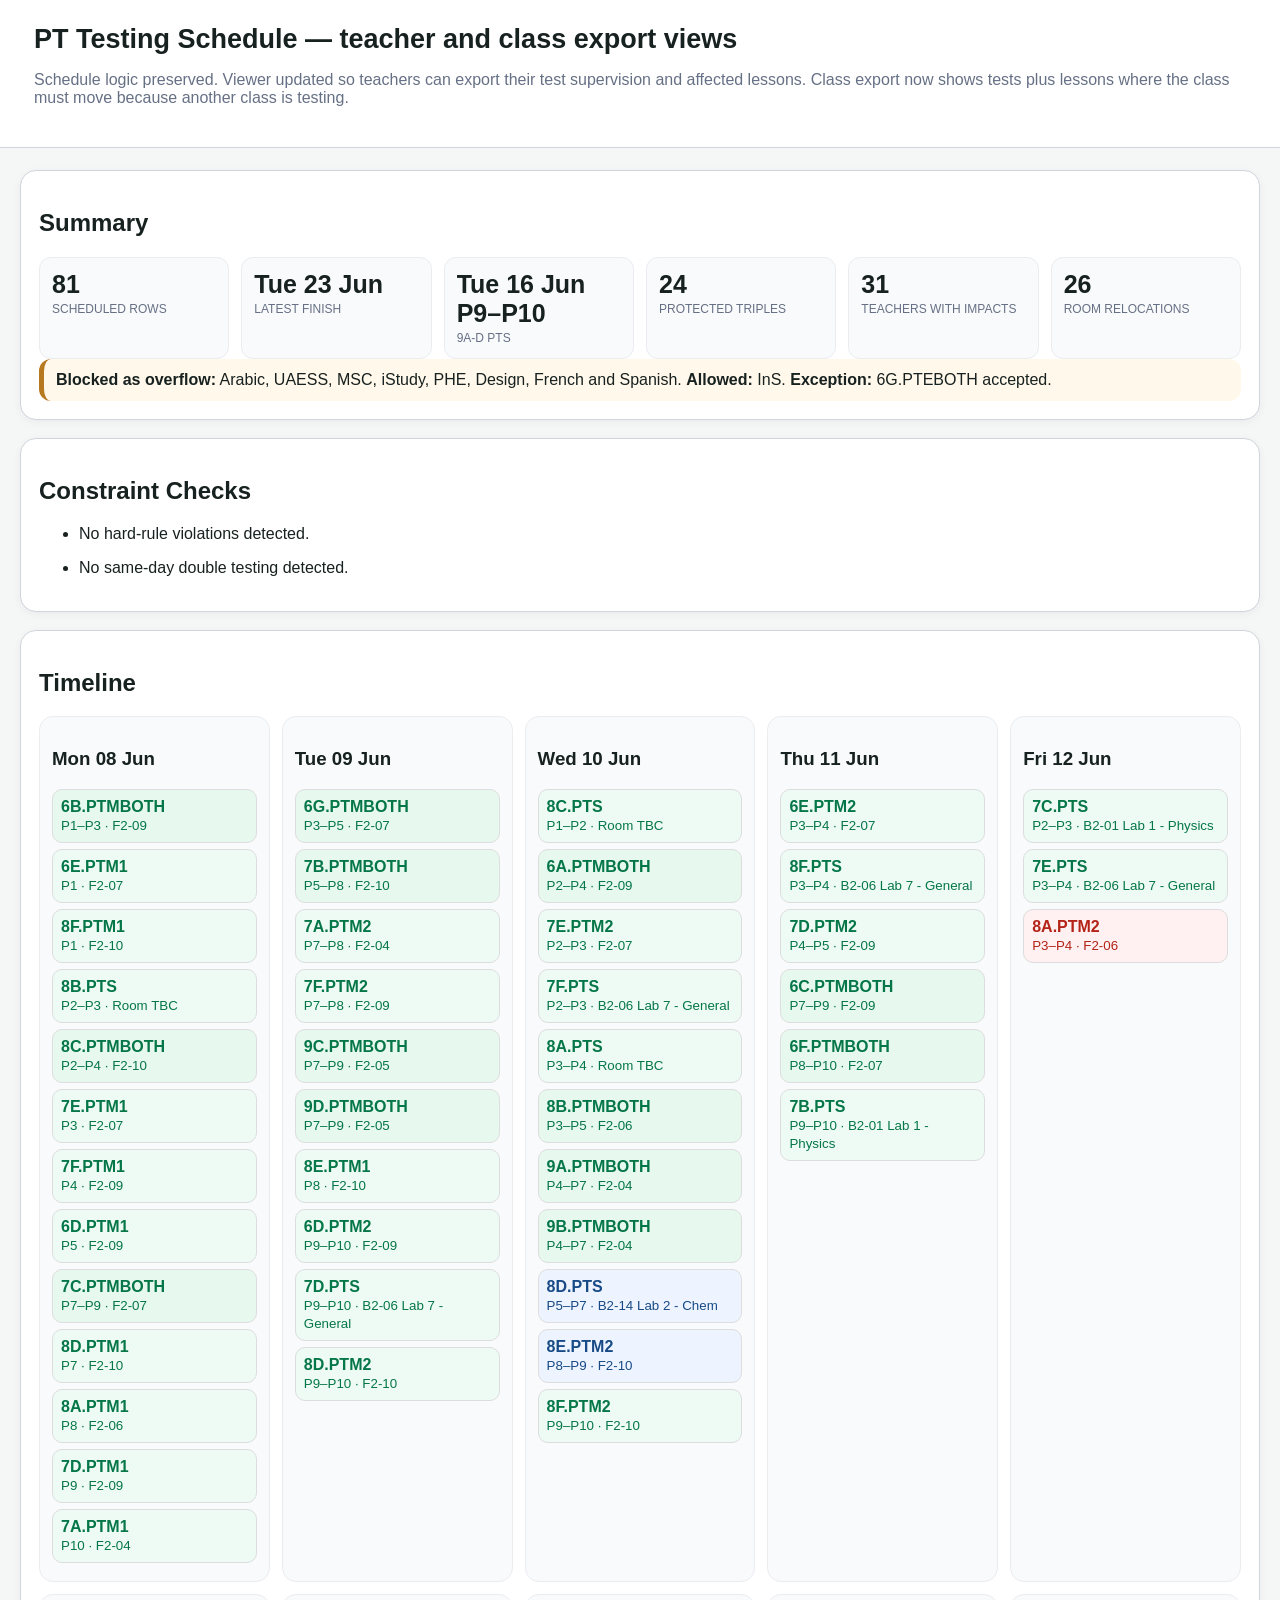
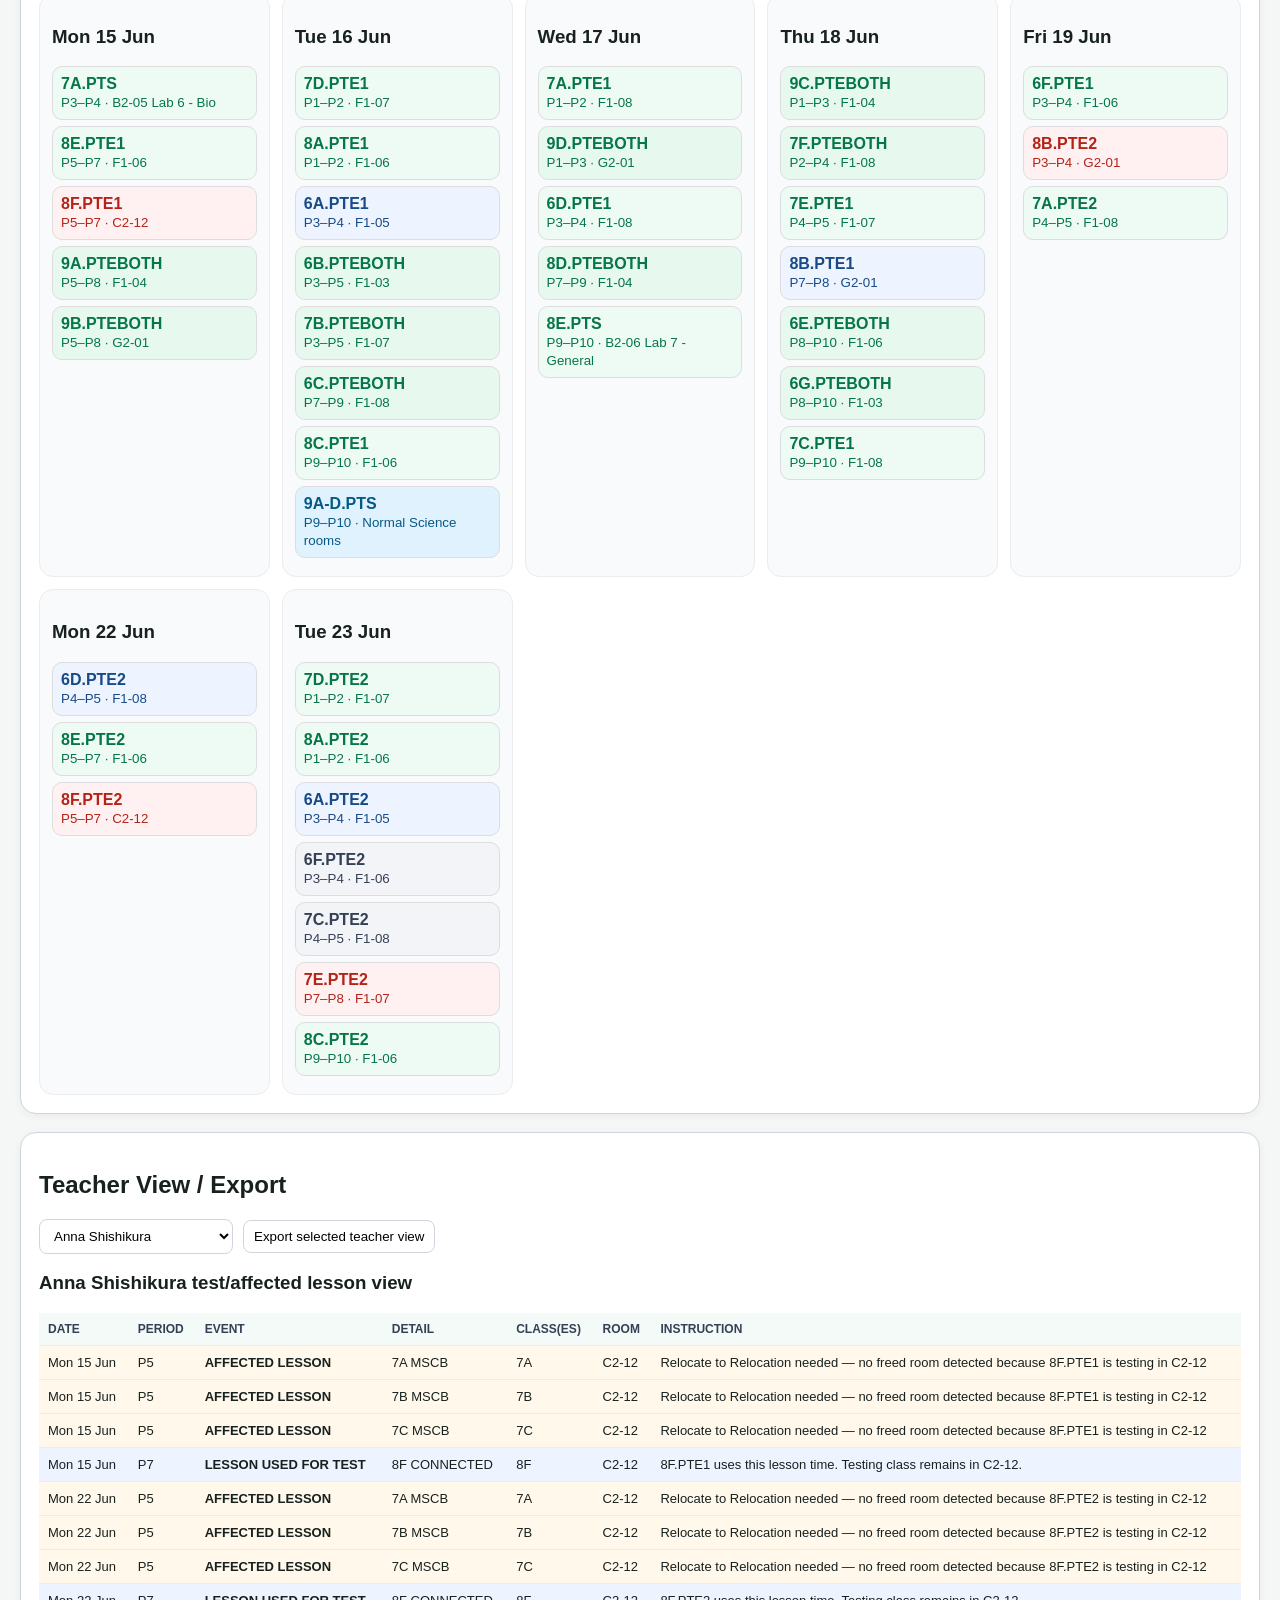
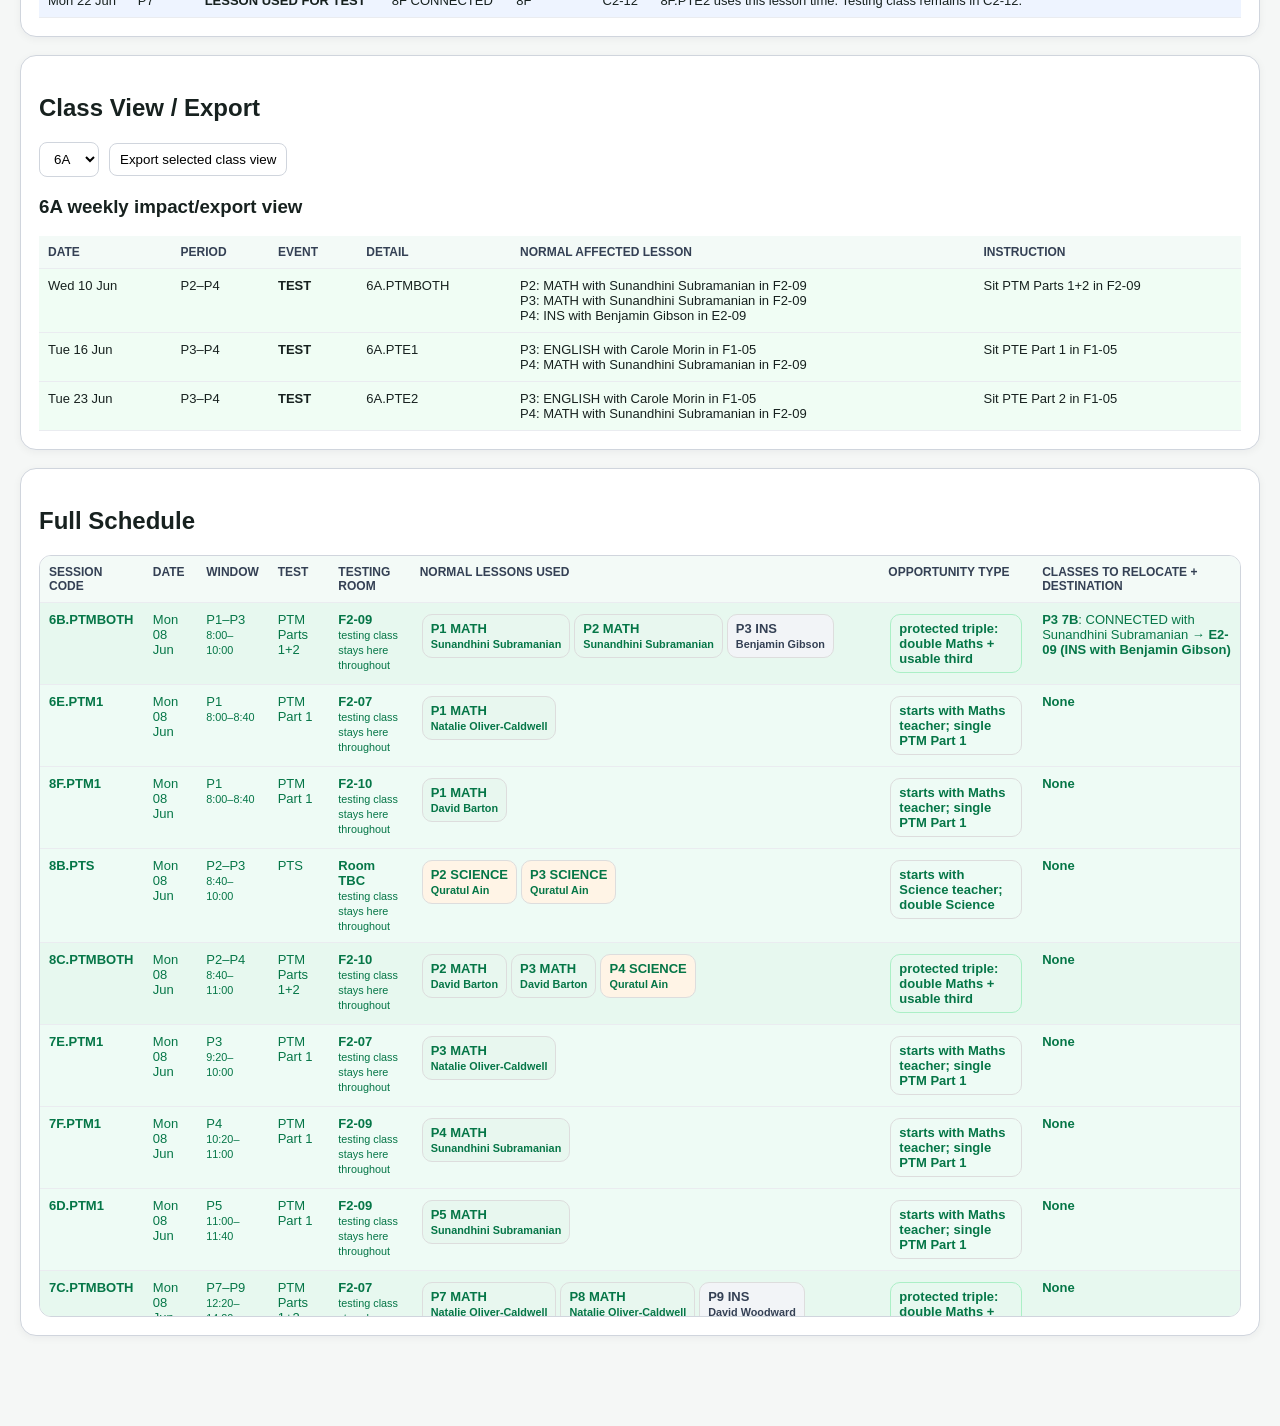
<file: MYP PT Schedule viewer.html>
<!DOCTYPE html>
<html><head><meta charset="UTF-8"><title>PT Testing Schedule — Teacher and Class Export Views</title><style>
:root{--green:#1EA270;--red:#F04E4F;--line:#d0d5dd;--muted:#667085;--bg:#f5f7f6;--ink:#17211f}
body{margin:0;background:var(--bg);font-family:Arial,Helvetica,sans-serif;color:var(--ink)}
header{background:#fff;border-bottom:1px solid var(--line);padding:24px 34px}h1{margin:0 0 8px;font-size:27px}p{color:var(--muted)}
main{max-width:1420px;margin:22px auto;padding:0 20px 50px}.panel{background:#fff;border:1px solid var(--line);border-radius:16px;padding:18px;margin-bottom:18px;box-shadow:0 2px 9px rgba(16,24,40,.05)}
.metrics{display:grid;grid-template-columns:repeat(6,1fr);gap:12px}.metric{background:#f9fafb;border:1px solid #eaecf0;border-radius:12px;padding:12px}.metric b{font-size:25px;display:block}.metric span{text-transform:uppercase;color:var(--muted);font-size:12px}
.tablewrap{overflow:auto;border:1px solid var(--line);border-radius:12px;max-height:760px}table{width:100%;border-collapse:separate;border-spacing:0;font-size:13px}th,td{border-bottom:1px solid #eaecf0;padding:9px;text-align:left;vertical-align:top}th{position:sticky;top:0;background:#f3faf7;z-index:2;text-transform:uppercase;font-size:12px;color:#344054}
.badge,.chip{display:inline-block;border-radius:10px;padding:6px 8px;margin:2px;border:1px solid #ddd;font-weight:700}.cohort,.badge.cohort{background:#e0f2fe;color:#075985;border-color:#7dd3fc}.triple,.badge.triple{background:#e7f8ef;color:#057647;border-color:#abefc6}.same,.badge.same{background:#eefbf5;color:#057647}.ins,.badge.ins{background:#f2f4f7;color:#344054}.crosscore,.badge.crosscore{background:#eef4ff;color:#174a86}.other,.badge.other{background:#fff1f1;color:#b42318}.forced,.badge.forced{background:#fff8eb;color:#8a6100}
.chip.maths{background:#e8f7ef}.chip.english{background:#eef4ff}.chip.science{background:#fff4e6}.chip.ins{background:#f2f4f7}.chip.blocked{background:#111827;color:#fff}.chip.other{background:#fff1f1}
.ok{color:#057647;font-weight:700}.warn{border-left:5px solid #b7791f;background:#fff8eb;padding:12px;border-radius:12px}.note{border-left:5px solid var(--green);background:#f0fdf4;padding:12px;border-radius:12px}
.days{display:grid;grid-template-columns:repeat(5,1fr);gap:12px}.day{background:#f9fafb;border:1px solid #eaecf0;border-radius:14px;padding:12px}.session{padding:8px;border-radius:10px;margin:6px 0;border:1px solid #ddd}
.controls{display:flex;gap:10px;align-items:center;margin-bottom:14px;flex-wrap:wrap}select,button{padding:8px 10px;border:1px solid var(--line);border-radius:8px;background:#fff}.class-view,.teacher-view{display:none}.class-view.active,.teacher-view.active{display:block}
.testevent td{background:#f0fdf4}.relocateevent td{background:#fff8eb}.usedevent td{background:#eef4ff}
@media print{body{background:#fff}.panel{box-shadow:none}.tablewrap{max-height:none;overflow:visible}.days{grid-template-columns:1fr}.controls{display:none}}
</style><script>
function showClass(){
 const val=document.getElementById('classSelect').value;
 document.querySelectorAll('.class-view').forEach(el=>el.classList.toggle('active', el.dataset.class===val));
}
function exportClass(){
 const val=document.getElementById('classSelect').value;
 const el=document.querySelector('.class-view[data-class="'+CSS.escape(val)+'"]');
 const w=window.open('', '_blank');
 w.document.write('<html><head><title>'+val+' PT class view</title><style>body{font-family:Arial;padding:20px}table{width:100%;border-collapse:collapse}td,th{border:1px solid #ccc;padding:8px;text-align:left}.testevent td{background:#f0fdf4}.relocateevent td{background:#fff8eb}</style></head><body>'+el.outerHTML+'</body></html>');
 w.document.close(); w.print();
}
function showTeacher(){
 const val=document.getElementById('teacherSelect').value;
 document.querySelectorAll('.teacher-view').forEach(el=>el.classList.toggle('active', el.dataset.teacher===val));
}
function exportTeacher(){
 const val=document.getElementById('teacherSelect').value;
 const el=document.querySelector('.teacher-view[data-teacher="'+CSS.escape(val)+'"]');
 const w=window.open('', '_blank');
 w.document.write('<html><head><title>'+val+' PT teacher view</title><style>body{font-family:Arial;padding:20px}table{width:100%;border-collapse:collapse}td,th{border:1px solid #ccc;padding:8px;text-align:left}.testevent td{background:#f0fdf4}.relocateevent td{background:#fff8eb}.usedevent td{background:#eef4ff}</style></head><body>'+el.outerHTML+'</body></html>');
 w.document.close(); w.print();
}
window.onload=function(){showClass();showTeacher();}
</script></head>
<body>
<header>
<h1>PT Testing Schedule — teacher and class export views</h1>
<p>Schedule logic preserved. Viewer updated so teachers can export their test supervision and affected lessons. Class export now shows tests plus lessons where the class must move because another class is testing.</p>
</header>
<main>
<section class="panel">
<h2>Summary</h2>
<div class="metrics">
<div class="metric"><b>81</b><span>Scheduled rows</span></div>
<div class="metric"><b>Tue 23 Jun</b><span>Latest finish</span></div>
<div class="metric"><b>Tue 16 Jun P9–P10</b><span>9A-D PTS</span></div>
<div class="metric"><b>24</b><span>Protected triples</span></div>
<div class="metric"><b>31</b><span>Teachers with impacts</span></div>
<div class="metric"><b>26</b><span>Room relocations</span></div>
</div>
<div class="warn"><b>Blocked as overflow:</b> Arabic, UAESS, MSC, iStudy, PHE, Design, French and Spanish. <b>Allowed:</b> InS. <b>Exception:</b> 6G.PTEBOTH accepted.</div>
</section>

<section class="panel"><h2>Constraint Checks</h2><ul><li>No hard-rule violations detected.</li></ul><ul><li>No same-day double testing detected.</li></ul></section>

<section class="panel"><h2>Timeline</h2><div class="days"><div class='day'><h3>Mon 08 Jun</h3><div class='session triple'><b>6B.PTMBOTH</b><br><small>P1–P3 · F2-09</small></div><div class='session same'><b>6E.PTM1</b><br><small>P1 · F2-07</small></div><div class='session same'><b>8F.PTM1</b><br><small>P1 · F2-10</small></div><div class='session same'><b>8B.PTS</b><br><small>P2–P3 · Room TBC</small></div><div class='session triple'><b>8C.PTMBOTH</b><br><small>P2–P4 · F2-10</small></div><div class='session same'><b>7E.PTM1</b><br><small>P3 · F2-07</small></div><div class='session same'><b>7F.PTM1</b><br><small>P4 · F2-09</small></div><div class='session same'><b>6D.PTM1</b><br><small>P5 · F2-09</small></div><div class='session triple'><b>7C.PTMBOTH</b><br><small>P7–P9 · F2-07</small></div><div class='session same'><b>8D.PTM1</b><br><small>P7 · F2-10</small></div><div class='session same'><b>8A.PTM1</b><br><small>P8 · F2-06</small></div><div class='session same'><b>7D.PTM1</b><br><small>P9 · F2-09</small></div><div class='session same'><b>7A.PTM1</b><br><small>P10 · F2-04</small></div></div><div class='day'><h3>Tue 09 Jun</h3><div class='session triple'><b>6G.PTMBOTH</b><br><small>P3–P5 · F2-07</small></div><div class='session triple'><b>7B.PTMBOTH</b><br><small>P5–P8 · F2-10</small></div><div class='session same'><b>7A.PTM2</b><br><small>P7–P8 · F2-04</small></div><div class='session same'><b>7F.PTM2</b><br><small>P7–P8 · F2-09</small></div><div class='session triple'><b>9C.PTMBOTH</b><br><small>P7–P9 · F2-05</small></div><div class='session triple'><b>9D.PTMBOTH</b><br><small>P7–P9 · F2-05</small></div><div class='session same'><b>8E.PTM1</b><br><small>P8 · F2-10</small></div><div class='session same'><b>6D.PTM2</b><br><small>P9–P10 · F2-09</small></div><div class='session same'><b>7D.PTS</b><br><small>P9–P10 · B2-06 Lab 7 - General</small></div><div class='session same'><b>8D.PTM2</b><br><small>P9–P10 · F2-10</small></div></div><div class='day'><h3>Wed 10 Jun</h3><div class='session same'><b>8C.PTS</b><br><small>P1–P2 · Room TBC</small></div><div class='session triple'><b>6A.PTMBOTH</b><br><small>P2–P4 · F2-09</small></div><div class='session same'><b>7E.PTM2</b><br><small>P2–P3 · F2-07</small></div><div class='session same'><b>7F.PTS</b><br><small>P2–P3 · B2-06 Lab 7 - General</small></div><div class='session same'><b>8A.PTS</b><br><small>P3–P4 · Room TBC</small></div><div class='session triple'><b>8B.PTMBOTH</b><br><small>P3–P5 · F2-06</small></div><div class='session triple'><b>9A.PTMBOTH</b><br><small>P4–P7 · F2-04</small></div><div class='session triple'><b>9B.PTMBOTH</b><br><small>P4–P7 · F2-04</small></div><div class='session crosscore'><b>8D.PTS</b><br><small>P5–P7 · B2-14 Lab 2 - Chem</small></div><div class='session crosscore'><b>8E.PTM2</b><br><small>P8–P9 · F2-10</small></div><div class='session same'><b>8F.PTM2</b><br><small>P9–P10 · F2-10</small></div></div><div class='day'><h3>Thu 11 Jun</h3><div class='session same'><b>6E.PTM2</b><br><small>P3–P4 · F2-07</small></div><div class='session same'><b>8F.PTS</b><br><small>P3–P4 · B2-06 Lab 7 - General</small></div><div class='session same'><b>7D.PTM2</b><br><small>P4–P5 · F2-09</small></div><div class='session triple'><b>6C.PTMBOTH</b><br><small>P7–P9 · F2-09</small></div><div class='session triple'><b>6F.PTMBOTH</b><br><small>P8–P10 · F2-07</small></div><div class='session same'><b>7B.PTS</b><br><small>P9–P10 · B2-01 Lab 1 - Physics</small></div></div><div class='day'><h3>Fri 12 Jun</h3><div class='session same'><b>7C.PTS</b><br><small>P2–P3 · B2-01 Lab 1 - Physics</small></div><div class='session same'><b>7E.PTS</b><br><small>P3–P4 · B2-06 Lab 7 - General</small></div><div class='session other'><b>8A.PTM2</b><br><small>P3–P4 · F2-06</small></div></div><div class='day'><h3>Mon 15 Jun</h3><div class='session same'><b>7A.PTS</b><br><small>P3–P4 · B2-05 Lab 6 - Bio</small></div><div class='session same'><b>8E.PTE1</b><br><small>P5–P7 · F1-06</small></div><div class='session other'><b>8F.PTE1</b><br><small>P5–P7 · C2-12</small></div><div class='session triple'><b>9A.PTEBOTH</b><br><small>P5–P8 · F1-04</small></div><div class='session triple'><b>9B.PTEBOTH</b><br><small>P5–P8 · G2-01</small></div></div><div class='day'><h3>Tue 16 Jun</h3><div class='session same'><b>7D.PTE1</b><br><small>P1–P2 · F1-07</small></div><div class='session same'><b>8A.PTE1</b><br><small>P1–P2 · F1-06</small></div><div class='session crosscore'><b>6A.PTE1</b><br><small>P3–P4 · F1-05</small></div><div class='session triple'><b>6B.PTEBOTH</b><br><small>P3–P5 · F1-03</small></div><div class='session triple'><b>7B.PTEBOTH</b><br><small>P3–P5 · F1-07</small></div><div class='session triple'><b>6C.PTEBOTH</b><br><small>P7–P9 · F1-08</small></div><div class='session same'><b>8C.PTE1</b><br><small>P9–P10 · F1-06</small></div><div class='session cohort'><b>9A-D.PTS</b><br><small>P9–P10 · Normal Science rooms</small></div></div><div class='day'><h3>Wed 17 Jun</h3><div class='session same'><b>7A.PTE1</b><br><small>P1–P2 · F1-08</small></div><div class='session triple'><b>9D.PTEBOTH</b><br><small>P1–P3 · G2-01</small></div><div class='session same'><b>6D.PTE1</b><br><small>P3–P4 · F1-08</small></div><div class='session triple'><b>8D.PTEBOTH</b><br><small>P7–P9 · F1-04</small></div><div class='session same'><b>8E.PTS</b><br><small>P9–P10 · B2-06 Lab 7 - General</small></div></div><div class='day'><h3>Thu 18 Jun</h3><div class='session triple'><b>9C.PTEBOTH</b><br><small>P1–P3 · F1-04</small></div><div class='session triple'><b>7F.PTEBOTH</b><br><small>P2–P4 · F1-08</small></div><div class='session same'><b>7E.PTE1</b><br><small>P4–P5 · F1-07</small></div><div class='session crosscore'><b>8B.PTE1</b><br><small>P7–P8 · G2-01</small></div><div class='session triple'><b>6E.PTEBOTH</b><br><small>P8–P10 · F1-06</small></div><div class='session triple'><b>6G.PTEBOTH</b><br><small>P8–P10 · F1-03</small></div><div class='session same'><b>7C.PTE1</b><br><small>P9–P10 · F1-08</small></div></div><div class='day'><h3>Fri 19 Jun</h3><div class='session same'><b>6F.PTE1</b><br><small>P3–P4 · F1-06</small></div><div class='session other'><b>8B.PTE2</b><br><small>P3–P4 · G2-01</small></div><div class='session same'><b>7A.PTE2</b><br><small>P4–P5 · F1-08</small></div></div><div class='day'><h3>Mon 22 Jun</h3><div class='session crosscore'><b>6D.PTE2</b><br><small>P4–P5 · F1-08</small></div><div class='session same'><b>8E.PTE2</b><br><small>P5–P7 · F1-06</small></div><div class='session other'><b>8F.PTE2</b><br><small>P5–P7 · C2-12</small></div></div><div class='day'><h3>Tue 23 Jun</h3><div class='session same'><b>7D.PTE2</b><br><small>P1–P2 · F1-07</small></div><div class='session same'><b>8A.PTE2</b><br><small>P1–P2 · F1-06</small></div><div class='session crosscore'><b>6A.PTE2</b><br><small>P3–P4 · F1-05</small></div><div class='session ins'><b>6F.PTE2</b><br><small>P3–P4 · F1-06</small></div><div class='session ins'><b>7C.PTE2</b><br><small>P4–P5 · F1-08</small></div><div class='session other'><b>7E.PTE2</b><br><small>P7–P8 · F1-07</small></div><div class='session same'><b>8C.PTE2</b><br><small>P9–P10 · F1-06</small></div></div></div></section>

<section class="panel">
<h2>Teacher View / Export</h2>
<div class="controls"><select id="teacherSelect" onchange="showTeacher()"><option value='Anna Shishikura'>Anna Shishikura</option><option value='Ashli Nelson'>Ashli Nelson</option><option value='Azniv  Hovhannisyam'>Azniv  Hovhannisyam</option><option value='Benjamin Gibson'>Benjamin Gibson</option><option value='Boyan Betchev'>Boyan Betchev</option><option value='Carole Morin'>Carole Morin</option><option value='Charlene Mae Teresa'>Charlene Mae Teresa</option><option value='Cherisse Corbie'>Cherisse Corbie</option><option value='David Barton'>David Barton</option><option value='David Woodward'>David Woodward</option><option value='Elize Blignaut'>Elize Blignaut</option><option value='Fatima Khan'>Fatima Khan</option><option value='Fiona Williams'>Fiona Williams</option><option value='Hashmi Salan Shameer'>Hashmi Salan Shameer</option><option value='Jairusha Jackson'>Jairusha Jackson</option><option value='Lewis Macdonald'>Lewis Macdonald</option><option value='Liam Melville'>Liam Melville</option><option value='Luke Clarke'>Luke Clarke</option><option value='Melanie Reeve'>Melanie Reeve</option><option value='Mohammed Gias M. Gias'>Mohammed Gias M. Gias</option><option value='Natalie Oliver-Caldwell'>Natalie Oliver-Caldwell</option><option value='Quratul Ain'>Quratul Ain</option><option value='Ryan Samuel'>Ryan Samuel</option><option value='Sarah Abdelghaffar'>Sarah Abdelghaffar</option><option value='Sarah Taylor'>Sarah Taylor</option><option value='Shah Sarum'>Shah Sarum</option><option value='Sunandhini  Subramanian'>Sunandhini  Subramanian</option><option value='Uchena Alli'>Uchena Alli</option><option value='Vanessa Pinto'>Vanessa Pinto</option><option value='Yunxiu (Michelle) Cheng'>Yunxiu (Michelle) Cheng</option><option value='Zoe Denton'>Zoe Denton</option></select><button onclick="exportTeacher()">Export selected teacher view</button></div>
<section class="teacher-view" data-teacher="Anna Shishikura"><h3>Anna Shishikura test/affected lesson view</h3><table><thead><tr><th>Date</th><th>Period</th><th>Event</th><th>Detail</th><th>Class(es)</th><th>Room</th><th>Instruction</th></tr></thead><tbody><tr class='relocateevent'><td>Mon 15 Jun</td><td>P5</td><td><b>AFFECTED LESSON</b></td><td>7A MSCB</td><td>7A</td><td>C2-12</td><td>Relocate to Relocation needed — no freed room detected because 8F.PTE1 is testing in C2-12</td></tr><tr class='relocateevent'><td>Mon 15 Jun</td><td>P5</td><td><b>AFFECTED LESSON</b></td><td>7B MSCB</td><td>7B</td><td>C2-12</td><td>Relocate to Relocation needed — no freed room detected because 8F.PTE1 is testing in C2-12</td></tr><tr class='relocateevent'><td>Mon 15 Jun</td><td>P5</td><td><b>AFFECTED LESSON</b></td><td>7C MSCB</td><td>7C</td><td>C2-12</td><td>Relocate to Relocation needed — no freed room detected because 8F.PTE1 is testing in C2-12</td></tr><tr class='usedevent'><td>Mon 15 Jun</td><td>P7</td><td><b>LESSON USED FOR TEST</b></td><td>8F CONNECTED</td><td>8F</td><td>C2-12</td><td>8F.PTE1 uses this lesson time. Testing class remains in C2-12.</td></tr><tr class='relocateevent'><td>Mon 22 Jun</td><td>P5</td><td><b>AFFECTED LESSON</b></td><td>7A MSCB</td><td>7A</td><td>C2-12</td><td>Relocate to Relocation needed — no freed room detected because 8F.PTE2 is testing in C2-12</td></tr><tr class='relocateevent'><td>Mon 22 Jun</td><td>P5</td><td><b>AFFECTED LESSON</b></td><td>7B MSCB</td><td>7B</td><td>C2-12</td><td>Relocate to Relocation needed — no freed room detected because 8F.PTE2 is testing in C2-12</td></tr><tr class='relocateevent'><td>Mon 22 Jun</td><td>P5</td><td><b>AFFECTED LESSON</b></td><td>7C MSCB</td><td>7C</td><td>C2-12</td><td>Relocate to Relocation needed — no freed room detected because 8F.PTE2 is testing in C2-12</td></tr><tr class='usedevent'><td>Mon 22 Jun</td><td>P7</td><td><b>LESSON USED FOR TEST</b></td><td>8F CONNECTED</td><td>8F</td><td>C2-12</td><td>8F.PTE2 uses this lesson time. Testing class remains in C2-12.</td></tr></tbody></table></section><section class="teacher-view" data-teacher="Ashli Nelson"><h3>Ashli Nelson test/affected lesson view</h3><table><thead><tr><th>Date</th><th>Period</th><th>Event</th><th>Detail</th><th>Class(es)</th><th>Room</th><th>Instruction</th></tr></thead><tbody><tr class='usedevent'><td>Wed 10 Jun</td><td>P5</td><td><b>LESSON USED FOR TEST</b></td><td>8B INS</td><td>8B</td><td>E2-07</td><td>8B.PTMBOTH uses this lesson time. Testing class remains in F2-06.</td></tr></tbody></table></section><section class="teacher-view" data-teacher="Azniv  Hovhannisyam"><h3>Azniv  Hovhannisyam test/affected lesson view</h3><table><thead><tr><th>Date</th><th>Period</th><th>Event</th><th>Detail</th><th>Class(es)</th><th>Room</th><th>Instruction</th></tr></thead><tbody><tr class='usedevent'><td>Tue 09 Jun</td><td>P9</td><td><b>LESSON USED FOR TEST</b></td><td>9C SCIENCE</td><td>9C</td><td>B2-07 Lab 5 - General</td><td>9C.PTMBOTH uses this lesson time. Testing class remains in F2-05.</td></tr><tr class='usedevent'><td>Tue 09 Jun</td><td>P9</td><td><b>LESSON USED FOR TEST</b></td><td>9D SCIENCE</td><td>9D</td><td>B2-07 Lab 5 - General</td><td>9D.PTMBOTH uses this lesson time. Testing class remains in F2-05.</td></tr><tr class='usedevent'><td>Wed 10 Jun</td><td>P7</td><td><b>LESSON USED FOR TEST</b></td><td>9A SCIENCE</td><td>9A</td><td>B2-06 Lab 7 - General</td><td>9A.PTMBOTH uses this lesson time. Testing class remains in F2-04.</td></tr><tr class='usedevent'><td>Wed 10 Jun</td><td>P7</td><td><b>LESSON USED FOR TEST</b></td><td>9B SCIENCE</td><td>9B</td><td>B2-06 Lab 7 - General</td><td>9B.PTMBOTH uses this lesson time. Testing class remains in F2-04.</td></tr><tr class='testevent'><td>Mon 15 Jun</td><td>P3–P4</td><td><b>TEST SUPERVISION</b></td><td>7A.PTS</td><td>7A</td><td>B2-05 Lab 6 - Bio</td><td>Supervise PTS; students stay in B2-05 Lab 6 - Bio</td></tr><tr class='usedevent'><td>Mon 15 Jun</td><td>P8</td><td><b>LESSON USED FOR TEST</b></td><td>9A SCIENCE</td><td>9A</td><td>B2-07 Lab 5 - General</td><td>9A.PTEBOTH uses this lesson time. Testing class remains in F1-04.</td></tr><tr class='usedevent'><td>Mon 15 Jun</td><td>P8</td><td><b>LESSON USED FOR TEST</b></td><td>9B SCIENCE</td><td>9B</td><td>B2-07 Lab 5 - General</td><td>9B.PTEBOTH uses this lesson time. Testing class remains in G2-01.</td></tr><tr class='testevent'><td>Tue 16 Jun</td><td>P9–P10</td><td><b>TEST SUPERVISION</b></td><td>9A-D.PTS</td><td>9A, 9B, 9C, 9D</td><td>Normal Science rooms</td><td>Supervise PTS cohort sitting; students stay in Normal Science rooms</td></tr><tr class='usedevent'><td>Thu 18 Jun</td><td>P3</td><td><b>LESSON USED FOR TEST</b></td><td>9C SCIENCE</td><td>9C</td><td>B2-07 Lab 5 - General</td><td>9C.PTEBOTH uses this lesson time. Testing class remains in F1-04.</td></tr></tbody></table></section><section class="teacher-view" data-teacher="Benjamin Gibson"><h3>Benjamin Gibson test/affected lesson view</h3><table><thead><tr><th>Date</th><th>Period</th><th>Event</th><th>Detail</th><th>Class(es)</th><th>Room</th><th>Instruction</th></tr></thead><tbody><tr class='usedevent'><td>Mon 08 Jun</td><td>P3</td><td><b>LESSON USED FOR TEST</b></td><td>6B INS</td><td>6B</td><td>E2-09</td><td>6B.PTMBOTH uses this lesson time. Testing class remains in F2-09.</td></tr><tr class='usedevent'><td>Wed 10 Jun</td><td>P4</td><td><b>LESSON USED FOR TEST</b></td><td>6A INS</td><td>6A</td><td>E2-09</td><td>6A.PTMBOTH uses this lesson time. Testing class remains in F2-09.</td></tr><tr class='usedevent'><td>Thu 18 Jun</td><td>P10</td><td><b>LESSON USED FOR TEST</b></td><td>6E INS</td><td>6E</td><td>E2-09</td><td>6E.PTEBOTH uses this lesson time. Testing class remains in F1-06.</td></tr><tr class='usedevent'><td>Tue 23 Jun</td><td>P4</td><td><b>LESSON USED FOR TEST</b></td><td>6F INS</td><td>6F</td><td>E2-09</td><td>6F.PTE2 uses this lesson time. Testing class remains in F1-06.</td></tr></tbody></table></section><section class="teacher-view" data-teacher="Boyan Betchev"><h3>Boyan Betchev test/affected lesson view</h3><table><thead><tr><th>Date</th><th>Period</th><th>Event</th><th>Detail</th><th>Class(es)</th><th>Room</th><th>Instruction</th></tr></thead><tbody><tr class='relocateevent'><td>Mon 15 Jun</td><td>P3</td><td><b>AFFECTED LESSON</b></td><td>10D CONNECTED</td><td>10D</td><td>B2-05 Lab 6 - Bio</td><td>Relocate to Relocation needed — no freed room detected because 7A.PTS is testing in B2-05 Lab 6 - Bio</td></tr></tbody></table></section><section class="teacher-view" data-teacher="Carole Morin"><h3>Carole Morin test/affected lesson view</h3><table><thead><tr><th>Date</th><th>Period</th><th>Event</th><th>Detail</th><th>Class(es)</th><th>Room</th><th>Instruction</th></tr></thead><tbody><tr class='testevent'><td>Tue 16 Jun</td><td>P3–P4</td><td><b>TEST SUPERVISION</b></td><td>6A.PTE1</td><td>6A</td><td>F1-05</td><td>Supervise PTE Part 1; students stay in F1-05</td></tr><tr class='testevent'><td>Tue 23 Jun</td><td>P3–P4</td><td><b>TEST SUPERVISION</b></td><td>6A.PTE2</td><td>6A</td><td>F1-05</td><td>Supervise PTE Part 2; students stay in F1-05</td></tr></tbody></table></section><section class="teacher-view" data-teacher="Charlene Mae Teresa"><h3>Charlene Mae Teresa test/affected lesson view</h3><table><thead><tr><th>Date</th><th>Period</th><th>Event</th><th>Detail</th><th>Class(es)</th><th>Room</th><th>Instruction</th></tr></thead><tbody><tr class='usedevent'><td>Thu 11 Jun</td><td>P10</td><td><b>LESSON USED FOR TEST</b></td><td>6F CONNECTED</td><td>6F</td><td>C2-15</td><td>6F.PTMBOTH uses this lesson time. Testing class remains in F2-07.</td></tr></tbody></table></section><section class="teacher-view" data-teacher="Cherisse Corbie"><h3>Cherisse Corbie test/affected lesson view</h3><table><thead><tr><th>Date</th><th>Period</th><th>Event</th><th>Detail</th><th>Class(es)</th><th>Room</th><th>Instruction</th></tr></thead><tbody><tr class='testevent'><td>Tue 16 Jun</td><td>P7–P9</td><td><b>TEST SUPERVISION</b></td><td>6C.PTEBOTH</td><td>6C</td><td>F1-08</td><td>Supervise PTE Parts 1+2; students stay in F1-08</td></tr><tr class='testevent'><td>Wed 17 Jun</td><td>P1–P2</td><td><b>TEST SUPERVISION</b></td><td>7A.PTE1</td><td>7A</td><td>F1-08</td><td>Supervise PTE Part 1; students stay in F1-08</td></tr><tr class='testevent'><td>Wed 17 Jun</td><td>P3–P4</td><td><b>TEST SUPERVISION</b></td><td>6D.PTE1</td><td>6D</td><td>F1-08</td><td>Supervise PTE Part 1; students stay in F1-08</td></tr><tr class='testevent'><td>Thu 18 Jun</td><td>P2–P4</td><td><b>TEST SUPERVISION</b></td><td>7F.PTEBOTH</td><td>7F</td><td>F1-08</td><td>Supervise PTE Parts 1+2; students stay in F1-08</td></tr><tr class='relocateevent'><td>Thu 18 Jun</td><td>P4</td><td><b>AFFECTED LESSON</b></td><td>7A ENGLISH</td><td>7A</td><td>F1-08</td><td>Relocate to B2-07 Lab 5 - General (SCIENCE with Ryan Samuel) because 7F.PTEBOTH is testing in F1-08</td></tr><tr class='testevent'><td>Thu 18 Jun</td><td>P9–P10</td><td><b>TEST SUPERVISION</b></td><td>7C.PTE1</td><td>7C</td><td>F1-08</td><td>Supervise PTE Part 1; students stay in F1-08</td></tr><tr class='testevent'><td>Fri 19 Jun</td><td>P4–P5</td><td><b>TEST SUPERVISION</b></td><td>7A.PTE2</td><td>7A</td><td>F1-08</td><td>Supervise PTE Part 2; students stay in F1-08</td></tr><tr class='testevent'><td>Mon 22 Jun</td><td>P4–P5</td><td><b>TEST SUPERVISION</b></td><td>6D.PTE2</td><td>6D</td><td>F1-08</td><td>Supervise PTE Part 2; students stay in F1-08</td></tr><tr class='testevent'><td>Tue 23 Jun</td><td>P4–P5</td><td><b>TEST SUPERVISION</b></td><td>7C.PTE2</td><td>7C</td><td>F1-08</td><td>Supervise PTE Part 2; students stay in F1-08</td></tr></tbody></table></section><section class="teacher-view" data-teacher="David Barton"><h3>David Barton test/affected lesson view</h3><table><thead><tr><th>Date</th><th>Period</th><th>Event</th><th>Detail</th><th>Class(es)</th><th>Room</th><th>Instruction</th></tr></thead><tbody><tr class='testevent'><td>Mon 08 Jun</td><td>P1</td><td><b>TEST SUPERVISION</b></td><td>8F.PTM1</td><td>8F</td><td>F2-10</td><td>Supervise PTM Part 1; students stay in F2-10</td></tr><tr class='testevent'><td>Mon 08 Jun</td><td>P2–P4</td><td><b>TEST SUPERVISION</b></td><td>8C.PTMBOTH</td><td>8C</td><td>F2-10</td><td>Supervise PTM Parts 1+2; students stay in F2-10</td></tr><tr class='testevent'><td>Mon 08 Jun</td><td>P7</td><td><b>TEST SUPERVISION</b></td><td>8D.PTM1</td><td>8D</td><td>F2-10</td><td>Supervise PTM Part 1; students stay in F2-10</td></tr><tr class='testevent'><td>Tue 09 Jun</td><td>P5–P8</td><td><b>TEST SUPERVISION</b></td><td>7B.PTMBOTH</td><td>7B</td><td>F2-10</td><td>Supervise PTM Parts 1+2; students stay in F2-10</td></tr><tr class='relocateevent'><td>Tue 09 Jun</td><td>P8</td><td><b>AFFECTED LESSON</b></td><td>8E MATH</td><td>8E</td><td>F2-10</td><td>Relocate to B2-01 Lab 1 - Physics (SCIENCE with Liam Melville) because 7B.PTMBOTH is testing in F2-10</td></tr><tr class='testevent'><td>Tue 09 Jun</td><td>P8</td><td><b>TEST SUPERVISION</b></td><td>8E.PTM1</td><td>8E</td><td>F2-10</td><td>Supervise PTM Part 1; students stay in F2-10</td></tr><tr class='testevent'><td>Tue 09 Jun</td><td>P9–P10</td><td><b>TEST SUPERVISION</b></td><td>8D.PTM2</td><td>8D</td><td>F2-10</td><td>Supervise PTM Part 2; students stay in F2-10</td></tr><tr class='testevent'><td>Wed 10 Jun</td><td>P8–P9</td><td><b>TEST SUPERVISION</b></td><td>8E.PTM2</td><td>8E</td><td>F2-10</td><td>Supervise PTM Part 2; students stay in F2-10</td></tr><tr class='relocateevent'><td>Wed 10 Jun</td><td>P9</td><td><b>AFFECTED LESSON</b></td><td>8F MATH</td><td>8F</td><td>F2-10</td><td>Relocate to B2-06 Lab 7 - General (SCIENCE with Elize Blignaut) because 8E.PTM2 is testing in F2-10</td></tr><tr class='testevent'><td>Wed 10 Jun</td><td>P9–P10</td><td><b>TEST SUPERVISION</b></td><td>8F.PTM2</td><td>8F</td><td>F2-10</td><td>Supervise PTM Part 2; students stay in F2-10</td></tr><tr class='usedevent'><td>Tue 16 Jun</td><td>P5</td><td><b>LESSON USED FOR TEST</b></td><td>7B MATH</td><td>7B</td><td>F2-10</td><td>7B.PTEBOTH uses this lesson time. Testing class remains in F1-07.</td></tr></tbody></table></section><section class="teacher-view" data-teacher="David Woodward"><h3>David Woodward test/affected lesson view</h3><table><thead><tr><th>Date</th><th>Period</th><th>Event</th><th>Detail</th><th>Class(es)</th><th>Room</th><th>Instruction</th></tr></thead><tbody><tr class='usedevent'><td>Mon 08 Jun</td><td>P9</td><td><b>LESSON USED FOR TEST</b></td><td>7C INS</td><td>7C</td><td>E2-10</td><td>7C.PTMBOTH uses this lesson time. Testing class remains in F2-07.</td></tr><tr class='usedevent'><td>Tue 16 Jun</td><td>P9</td><td><b>LESSON USED FOR TEST</b></td><td>6C INS</td><td>6C</td><td>E2-10</td><td>6C.PTEBOTH uses this lesson time. Testing class remains in F1-08.</td></tr><tr class='usedevent'><td>Tue 23 Jun</td><td>P5</td><td><b>LESSON USED FOR TEST</b></td><td>7C INS</td><td>7C</td><td>E2-10</td><td>7C.PTE2 uses this lesson time. Testing class remains in F1-08.</td></tr></tbody></table></section><section class="teacher-view" data-teacher="Elize Blignaut"><h3>Elize Blignaut test/affected lesson view</h3><table><thead><tr><th>Date</th><th>Period</th><th>Event</th><th>Detail</th><th>Class(es)</th><th>Room</th><th>Instruction</th></tr></thead><tbody><tr class='usedevent'><td>Wed 10 Jun</td><td>P9</td><td><b>LESSON USED FOR TEST</b></td><td>8E SCIENCE</td><td>8E</td><td>B2-06 Lab 7 - General</td><td>8E.PTM2 uses this lesson time. Testing class remains in F2-10.</td></tr><tr class='testevent'><td>Thu 11 Jun</td><td>P3–P4</td><td><b>TEST SUPERVISION</b></td><td>8F.PTS</td><td>8F</td><td>B2-06 Lab 7 - General</td><td>Supervise PTS; students stay in B2-06 Lab 7 - General</td></tr><tr class='usedevent'><td>Thu 11 Jun</td><td>P9</td><td><b>LESSON USED FOR TEST</b></td><td>6C SCIENCE</td><td>6C</td><td>B2-06 Lab 7 - General</td><td>6C.PTMBOTH uses this lesson time. Testing class remains in F2-09.</td></tr><tr class='testevent'><td>Wed 17 Jun</td><td>P9–P10</td><td><b>TEST SUPERVISION</b></td><td>8E.PTS</td><td>8E</td><td>B2-06 Lab 7 - General</td><td>Supervise PTS; students stay in B2-06 Lab 7 - General</td></tr></tbody></table></section><section class="teacher-view" data-teacher="Fatima Khan"><h3>Fatima Khan test/affected lesson view</h3><table><thead><tr><th>Date</th><th>Period</th><th>Event</th><th>Detail</th><th>Class(es)</th><th>Room</th><th>Instruction</th></tr></thead><tbody><tr class='relocateevent'><td>Tue 09 Jun</td><td>P7</td><td><b>AFFECTED LESSON</b></td><td>9D MATH</td><td>9D</td><td>F2-05</td><td>Relocate to Relocation needed — no freed room detected because 9C.PTMBOTH is testing in F2-05</td></tr><tr class='relocateevent'><td>Tue 09 Jun</td><td>P7</td><td><b>AFFECTED LESSON</b></td><td>9C MATH</td><td>9C</td><td>F2-05</td><td>Relocate to Relocation needed — no freed room detected because 9D.PTMBOTH is testing in F2-05</td></tr><tr class='testevent'><td>Tue 09 Jun</td><td>P7–P9</td><td><b>TEST SUPERVISION</b></td><td>9C.PTMBOTH</td><td>9C</td><td>F2-05</td><td>Supervise PTM Parts 1+2; students stay in F2-05</td></tr><tr class='testevent'><td>Tue 09 Jun</td><td>P7–P9</td><td><b>TEST SUPERVISION</b></td><td>9D.PTMBOTH</td><td>9D</td><td>F2-05</td><td>Supervise PTM Parts 1+2; students stay in F2-05</td></tr><tr class='relocateevent'><td>Tue 09 Jun</td><td>P8</td><td><b>AFFECTED LESSON</b></td><td>9D MATH</td><td>9D</td><td>F2-05</td><td>Relocate to Relocation needed — no freed room detected because 9C.PTMBOTH is testing in F2-05</td></tr><tr class='relocateevent'><td>Tue 09 Jun</td><td>P8</td><td><b>AFFECTED LESSON</b></td><td>9C MATH</td><td>9C</td><td>F2-05</td><td>Relocate to Relocation needed — no freed room detected because 9D.PTMBOTH is testing in F2-05</td></tr><tr class='relocateevent'><td>Wed 10 Jun</td><td>P4</td><td><b>AFFECTED LESSON</b></td><td>9B MATH</td><td>9B</td><td>F2-04</td><td>Relocate to Relocation needed — no freed room detected because 9A.PTMBOTH is testing in F2-04</td></tr><tr class='relocateevent'><td>Wed 10 Jun</td><td>P4</td><td><b>AFFECTED LESSON</b></td><td>9A MATH</td><td>9A</td><td>F2-04</td><td>Relocate to Relocation needed — no freed room detected because 9B.PTMBOTH is testing in F2-04</td></tr><tr class='testevent'><td>Wed 10 Jun</td><td>P4–P7</td><td><b>TEST SUPERVISION</b></td><td>9A.PTMBOTH</td><td>9A</td><td>F2-04</td><td>Supervise PTM Parts 1+2; students stay in F2-04</td></tr><tr class='testevent'><td>Wed 10 Jun</td><td>P4–P7</td><td><b>TEST SUPERVISION</b></td><td>9B.PTMBOTH</td><td>9B</td><td>F2-04</td><td>Supervise PTM Parts 1+2; students stay in F2-04</td></tr><tr class='relocateevent'><td>Wed 10 Jun</td><td>P5</td><td><b>AFFECTED LESSON</b></td><td>9B MATH</td><td>9B</td><td>F2-04</td><td>Relocate to Relocation needed — no freed room detected because 9A.PTMBOTH is testing in F2-04</td></tr><tr class='relocateevent'><td>Wed 10 Jun</td><td>P5</td><td><b>AFFECTED LESSON</b></td><td>9A MATH</td><td>9A</td><td>F2-04</td><td>Relocate to Relocation needed — no freed room detected because 9B.PTMBOTH is testing in F2-04</td></tr><tr class='usedevent'><td>Wed 17 Jun</td><td>P3</td><td><b>LESSON USED FOR TEST</b></td><td>9D MATH</td><td>9D</td><td>F2-08</td><td>9D.PTEBOTH uses this lesson time. Testing class remains in G2-01.</td></tr></tbody></table></section><section class="teacher-view" data-teacher="Fiona Williams"><h3>Fiona Williams test/affected lesson view</h3><table><thead><tr><th>Date</th><th>Period</th><th>Event</th><th>Detail</th><th>Class(es)</th><th>Room</th><th>Instruction</th></tr></thead><tbody><tr class='usedevent'><td>Fri 12 Jun</td><td>P4</td><td><b>LESSON USED FOR TEST</b></td><td>8A THE ARTS</td><td>8A</td><td>—</td><td>8A.PTM2 uses this lesson time. Testing class remains in F2-06.</td></tr><tr class='usedevent'><td>Wed 17 Jun</td><td>P9</td><td><b>LESSON USED FOR TEST</b></td><td>8D CONNECTED</td><td>8D</td><td>G2-08</td><td>8D.PTEBOTH uses this lesson time. Testing class remains in F1-04.</td></tr><tr class='usedevent'><td>Thu 18 Jun</td><td>P10</td><td><b>LESSON USED FOR TEST</b></td><td>6G THE ARTS</td><td>6G</td><td>C2-13</td><td>6G.PTEBOTH uses this lesson time. Testing class remains in F1-03.</td></tr><tr class='usedevent'><td>Fri 19 Jun</td><td>P4</td><td><b>LESSON USED FOR TEST</b></td><td>8B THE ARTS</td><td>8B</td><td>—</td><td>8B.PTE2 uses this lesson time. Testing class remains in G2-01.</td></tr></tbody></table></section><section class="teacher-view" data-teacher="Hashmi Salan Shameer"><h3>Hashmi Salan Shameer test/affected lesson view</h3><table><thead><tr><th>Date</th><th>Period</th><th>Event</th><th>Detail</th><th>Class(es)</th><th>Room</th><th>Instruction</th></tr></thead><tbody><tr class='testevent'><td>Mon 08 Jun</td><td>P10</td><td><b>TEST SUPERVISION</b></td><td>7A.PTM1</td><td>7A</td><td>F2-04</td><td>Supervise PTM Part 1; students stay in F2-04</td></tr><tr class='relocateevent'><td>Tue 09 Jun</td><td>P5</td><td><b>AFFECTED LESSON</b></td><td>DP1 MATH AI</td><td>DP1</td><td>F2-07</td><td>Relocate to F1-03 (ENGLISH with Lewis Macdonald) because 6G.PTMBOTH is testing in F2-07</td></tr><tr class='testevent'><td>Tue 09 Jun</td><td>P7–P8</td><td><b>TEST SUPERVISION</b></td><td>7A.PTM2</td><td>7A</td><td>F2-04</td><td>Supervise PTM Part 2; students stay in F2-04</td></tr><tr class='relocateevent'><td>Wed 10 Jun</td><td>P4</td><td><b>AFFECTED LESSON</b></td><td>9B MATH</td><td>9B</td><td>F2-04</td><td>Relocate to Relocation needed — no freed room detected because 9A.PTMBOTH is testing in F2-04</td></tr><tr class='relocateevent'><td>Wed 10 Jun</td><td>P4</td><td><b>AFFECTED LESSON</b></td><td>9A MATH</td><td>9A</td><td>F2-04</td><td>Relocate to Relocation needed — no freed room detected because 9B.PTMBOTH is testing in F2-04</td></tr><tr class='testevent'><td>Wed 10 Jun</td><td>P4–P7</td><td><b>TEST SUPERVISION</b></td><td>9A.PTMBOTH</td><td>9A</td><td>F2-04</td><td>Supervise PTM Parts 1+2; students stay in F2-04</td></tr><tr class='testevent'><td>Wed 10 Jun</td><td>P4–P7</td><td><b>TEST SUPERVISION</b></td><td>9B.PTMBOTH</td><td>9B</td><td>F2-04</td><td>Supervise PTM Parts 1+2; students stay in F2-04</td></tr><tr class='relocateevent'><td>Wed 10 Jun</td><td>P5</td><td><b>AFFECTED LESSON</b></td><td>9B MATH</td><td>9B</td><td>F2-04</td><td>Relocate to Relocation needed — no freed room detected because 9A.PTMBOTH is testing in F2-04</td></tr><tr class='relocateevent'><td>Wed 10 Jun</td><td>P5</td><td><b>AFFECTED LESSON</b></td><td>9A MATH</td><td>9A</td><td>F2-04</td><td>Relocate to Relocation needed — no freed room detected because 9B.PTMBOTH is testing in F2-04</td></tr></tbody></table></section><section class="teacher-view" data-teacher="Jairusha Jackson"><h3>Jairusha Jackson test/affected lesson view</h3><table><thead><tr><th>Date</th><th>Period</th><th>Event</th><th>Detail</th><th>Class(es)</th><th>Room</th><th>Instruction</th></tr></thead><tbody><tr class='relocateevent'><td>Tue 09 Jun</td><td>P7</td><td><b>AFFECTED LESSON</b></td><td>9D MATH</td><td>9D</td><td>F2-05</td><td>Relocate to Relocation needed — no freed room detected because 9C.PTMBOTH is testing in F2-05</td></tr><tr class='relocateevent'><td>Tue 09 Jun</td><td>P7</td><td><b>AFFECTED LESSON</b></td><td>9C MATH</td><td>9C</td><td>F2-05</td><td>Relocate to Relocation needed — no freed room detected because 9D.PTMBOTH is testing in F2-05</td></tr><tr class='testevent'><td>Tue 09 Jun</td><td>P7–P9</td><td><b>TEST SUPERVISION</b></td><td>9C.PTMBOTH</td><td>9C</td><td>F2-05</td><td>Supervise PTM Parts 1+2; students stay in F2-05</td></tr><tr class='testevent'><td>Tue 09 Jun</td><td>P7–P9</td><td><b>TEST SUPERVISION</b></td><td>9D.PTMBOTH</td><td>9D</td><td>F2-05</td><td>Supervise PTM Parts 1+2; students stay in F2-05</td></tr><tr class='relocateevent'><td>Tue 09 Jun</td><td>P8</td><td><b>AFFECTED LESSON</b></td><td>9D MATH</td><td>9D</td><td>F2-05</td><td>Relocate to Relocation needed — no freed room detected because 9C.PTMBOTH is testing in F2-05</td></tr><tr class='relocateevent'><td>Tue 09 Jun</td><td>P8</td><td><b>AFFECTED LESSON</b></td><td>9C MATH</td><td>9C</td><td>F2-05</td><td>Relocate to Relocation needed — no freed room detected because 9D.PTMBOTH is testing in F2-05</td></tr><tr class='usedevent'><td>Wed 17 Jun</td><td>P3</td><td><b>LESSON USED FOR TEST</b></td><td>9D MATH</td><td>9D</td><td>F2-08</td><td>9D.PTEBOTH uses this lesson time. Testing class remains in G2-01.</td></tr></tbody></table></section><section class="teacher-view" data-teacher="Lewis Macdonald"><h3>Lewis Macdonald test/affected lesson view</h3><table><thead><tr><th>Date</th><th>Period</th><th>Event</th><th>Detail</th><th>Class(es)</th><th>Room</th><th>Instruction</th></tr></thead><tbody><tr class='usedevent'><td>Tue 09 Jun</td><td>P5</td><td><b>LESSON USED FOR TEST</b></td><td>6G ENGLISH</td><td>6G</td><td>F1-03</td><td>6G.PTMBOTH uses this lesson time. Testing class remains in F2-07.</td></tr><tr class='testevent'><td>Tue 16 Jun</td><td>P3–P5</td><td><b>TEST SUPERVISION</b></td><td>6B.PTEBOTH</td><td>6B</td><td>F1-03</td><td>Supervise PTE Parts 1+2; students stay in F1-03</td></tr><tr class='relocateevent'><td>Tue 16 Jun</td><td>P5</td><td><b>AFFECTED LESSON</b></td><td>6G ENGLISH</td><td>6G</td><td>F1-03</td><td>Relocate to F2-09 (MATH with Sunandhini  Subramanian) because 6B.PTEBOTH is testing in F1-03</td></tr><tr class='relocateevent'><td>Thu 18 Jun</td><td>P3</td><td><b>AFFECTED LESSON</b></td><td>DP1 English A (Lang &amp; Lit)</td><td>DP1</td><td>F1-04</td><td>Relocate to B2-07 Lab 5 - General (SCIENCE with Quratul Ain, Liam Melville, Uchena Alli, Azniv  Hovhannisyam) because 9C.PTEBOTH is testing in F1-04</td></tr><tr class='testevent'><td>Thu 18 Jun</td><td>P8–P10</td><td><b>TEST SUPERVISION</b></td><td>6G.PTEBOTH</td><td>6G</td><td>F1-03</td><td>Supervise PTE Parts 1+2; students stay in F1-03</td></tr></tbody></table></section><section class="teacher-view" data-teacher="Liam Melville"><h3>Liam Melville test/affected lesson view</h3><table><thead><tr><th>Date</th><th>Period</th><th>Event</th><th>Detail</th><th>Class(es)</th><th>Room</th><th>Instruction</th></tr></thead><tbody><tr class='usedevent'><td>Tue 09 Jun</td><td>P8</td><td><b>LESSON USED FOR TEST</b></td><td>7B SCIENCE</td><td>7B</td><td>B2-01 Lab 1 - Physics</td><td>7B.PTMBOTH uses this lesson time. Testing class remains in F2-10.</td></tr><tr class='usedevent'><td>Tue 09 Jun</td><td>P9</td><td><b>LESSON USED FOR TEST</b></td><td>9C SCIENCE</td><td>9C</td><td>B2-07 Lab 5 - General</td><td>9C.PTMBOTH uses this lesson time. Testing class remains in F2-05.</td></tr><tr class='usedevent'><td>Tue 09 Jun</td><td>P9</td><td><b>LESSON USED FOR TEST</b></td><td>9D SCIENCE</td><td>9D</td><td>B2-07 Lab 5 - General</td><td>9D.PTMBOTH uses this lesson time. Testing class remains in F2-05.</td></tr><tr class='usedevent'><td>Wed 10 Jun</td><td>P7</td><td><b>LESSON USED FOR TEST</b></td><td>9A SCIENCE</td><td>9A</td><td>B2-06 Lab 7 - General</td><td>9A.PTMBOTH uses this lesson time. Testing class remains in F2-04.</td></tr><tr class='usedevent'><td>Wed 10 Jun</td><td>P7</td><td><b>LESSON USED FOR TEST</b></td><td>9B SCIENCE</td><td>9B</td><td>B2-06 Lab 7 - General</td><td>9B.PTMBOTH uses this lesson time. Testing class remains in F2-04.</td></tr><tr class='testevent'><td>Thu 11 Jun</td><td>P9–P10</td><td><b>TEST SUPERVISION</b></td><td>7B.PTS</td><td>7B</td><td>B2-01 Lab 1 - Physics</td><td>Supervise PTS; students stay in B2-01 Lab 1 - Physics</td></tr><tr class='testevent'><td>Fri 12 Jun</td><td>P2–P3</td><td><b>TEST SUPERVISION</b></td><td>7C.PTS</td><td>7C</td><td>B2-01 Lab 1 - Physics</td><td>Supervise PTS; students stay in B2-01 Lab 1 - Physics</td></tr><tr class='usedevent'><td>Mon 15 Jun</td><td>P8</td><td><b>LESSON USED FOR TEST</b></td><td>9A SCIENCE</td><td>9A</td><td>B2-07 Lab 5 - General</td><td>9A.PTEBOTH uses this lesson time. Testing class remains in F1-04.</td></tr><tr class='usedevent'><td>Mon 15 Jun</td><td>P8</td><td><b>LESSON USED FOR TEST</b></td><td>9B SCIENCE</td><td>9B</td><td>B2-07 Lab 5 - General</td><td>9B.PTEBOTH uses this lesson time. Testing class remains in G2-01.</td></tr><tr class='testevent'><td>Tue 16 Jun</td><td>P9–P10</td><td><b>TEST SUPERVISION</b></td><td>9A-D.PTS</td><td>9A, 9B, 9C, 9D</td><td>Normal Science rooms</td><td>Supervise PTS cohort sitting; students stay in Normal Science rooms</td></tr><tr class='usedevent'><td>Thu 18 Jun</td><td>P3</td><td><b>LESSON USED FOR TEST</b></td><td>9C SCIENCE</td><td>9C</td><td>B2-07 Lab 5 - General</td><td>9C.PTEBOTH uses this lesson time. Testing class remains in F1-04.</td></tr></tbody></table></section><section class="teacher-view" data-teacher="Luke Clarke"><h3>Luke Clarke test/affected lesson view</h3><table><thead><tr><th>Date</th><th>Period</th><th>Event</th><th>Detail</th><th>Class(es)</th><th>Room</th><th>Instruction</th></tr></thead><tbody><tr class='testevent'><td>Mon 15 Jun</td><td>P5–P7</td><td><b>TEST SUPERVISION</b></td><td>8F.PTE1</td><td>8F</td><td>C2-12</td><td>Supervise PTE Part 1; students stay in C2-12</td></tr><tr class='testevent'><td>Mon 22 Jun</td><td>P5–P7</td><td><b>TEST SUPERVISION</b></td><td>8F.PTE2</td><td>8F</td><td>C2-12</td><td>Supervise PTE Part 2; students stay in C2-12</td></tr></tbody></table></section><section class="teacher-view" data-teacher="Melanie Reeve"><h3>Melanie Reeve test/affected lesson view</h3><table><thead><tr><th>Date</th><th>Period</th><th>Event</th><th>Detail</th><th>Class(es)</th><th>Room</th><th>Instruction</th></tr></thead><tbody><tr class='usedevent'><td>Wed 10 Jun</td><td>P7</td><td><b>LESSON USED FOR TEST</b></td><td>8D ENGLISH</td><td>8D</td><td>F1-04</td><td>8D.PTS uses this lesson time. Testing class remains in B2-14 Lab 2 - Chem.</td></tr><tr class='testevent'><td>Mon 15 Jun</td><td>P5–P8</td><td><b>TEST SUPERVISION</b></td><td>9A.PTEBOTH</td><td>9A</td><td>F1-04</td><td>Supervise PTE Parts 1+2; students stay in F1-04</td></tr><tr class='testevent'><td>Wed 17 Jun</td><td>P7–P9</td><td><b>TEST SUPERVISION</b></td><td>8D.PTEBOTH</td><td>8D</td><td>F1-04</td><td>Supervise PTE Parts 1+2; students stay in F1-04</td></tr><tr class='testevent'><td>Thu 18 Jun</td><td>P1–P3</td><td><b>TEST SUPERVISION</b></td><td>9C.PTEBOTH</td><td>9C</td><td>F1-04</td><td>Supervise PTE Parts 1+2; students stay in F1-04</td></tr><tr class='relocateevent'><td>Thu 18 Jun</td><td>P3</td><td><b>AFFECTED LESSON</b></td><td>DP1 English A (Lang &amp; Lit)</td><td>DP1</td><td>F1-04</td><td>Relocate to B2-07 Lab 5 - General (SCIENCE with Quratul Ain, Liam Melville, Uchena Alli, Azniv  Hovhannisyam) because 9C.PTEBOTH is testing in F1-04</td></tr></tbody></table></section><section class="teacher-view" data-teacher="Mohammed Gias M. Gias"><h3>Mohammed Gias M. Gias test/affected lesson view</h3><table><thead><tr><th>Date</th><th>Period</th><th>Event</th><th>Detail</th><th>Class(es)</th><th>Room</th><th>Instruction</th></tr></thead><tbody><tr class='testevent'><td>Mon 08 Jun</td><td>P8</td><td><b>TEST SUPERVISION</b></td><td>8A.PTM1</td><td>8A</td><td>F2-06</td><td>Supervise PTM Part 1; students stay in F2-06</td></tr><tr class='testevent'><td>Wed 10 Jun</td><td>P3–P5</td><td><b>TEST SUPERVISION</b></td><td>8B.PTMBOTH</td><td>8B</td><td>F2-06</td><td>Supervise PTM Parts 1+2; students stay in F2-06</td></tr><tr class='testevent'><td>Fri 12 Jun</td><td>P3–P4</td><td><b>TEST SUPERVISION</b></td><td>8A.PTM2</td><td>8A</td><td>F2-06</td><td>Supervise PTM Part 2; students stay in F2-06</td></tr><tr class='usedevent'><td>Thu 18 Jun</td><td>P8</td><td><b>LESSON USED FOR TEST</b></td><td>8B MATH</td><td>8B</td><td>F2-06</td><td>8B.PTE1 uses this lesson time. Testing class remains in G2-01.</td></tr></tbody></table></section><section class="teacher-view" data-teacher="Natalie Oliver-Caldwell"><h3>Natalie Oliver-Caldwell test/affected lesson view</h3><table><thead><tr><th>Date</th><th>Period</th><th>Event</th><th>Detail</th><th>Class(es)</th><th>Room</th><th>Instruction</th></tr></thead><tbody><tr class='testevent'><td>Mon 08 Jun</td><td>P1</td><td><b>TEST SUPERVISION</b></td><td>6E.PTM1</td><td>6E</td><td>F2-07</td><td>Supervise PTM Part 1; students stay in F2-07</td></tr><tr class='testevent'><td>Mon 08 Jun</td><td>P3</td><td><b>TEST SUPERVISION</b></td><td>7E.PTM1</td><td>7E</td><td>F2-07</td><td>Supervise PTM Part 1; students stay in F2-07</td></tr><tr class='testevent'><td>Mon 08 Jun</td><td>P7–P9</td><td><b>TEST SUPERVISION</b></td><td>7C.PTMBOTH</td><td>7C</td><td>F2-07</td><td>Supervise PTM Parts 1+2; students stay in F2-07</td></tr><tr class='testevent'><td>Tue 09 Jun</td><td>P3–P5</td><td><b>TEST SUPERVISION</b></td><td>6G.PTMBOTH</td><td>6G</td><td>F2-07</td><td>Supervise PTM Parts 1+2; students stay in F2-07</td></tr><tr class='relocateevent'><td>Tue 09 Jun</td><td>P5</td><td><b>AFFECTED LESSON</b></td><td>DP1 MATH AI</td><td>DP1</td><td>F2-07</td><td>Relocate to F1-03 (ENGLISH with Lewis Macdonald) because 6G.PTMBOTH is testing in F2-07</td></tr><tr class='testevent'><td>Wed 10 Jun</td><td>P2–P3</td><td><b>TEST SUPERVISION</b></td><td>7E.PTM2</td><td>7E</td><td>F2-07</td><td>Supervise PTM Part 2; students stay in F2-07</td></tr><tr class='testevent'><td>Thu 11 Jun</td><td>P3–P4</td><td><b>TEST SUPERVISION</b></td><td>6E.PTM2</td><td>6E</td><td>F2-07</td><td>Supervise PTM Part 2; students stay in F2-07</td></tr><tr class='testevent'><td>Thu 11 Jun</td><td>P8–P10</td><td><b>TEST SUPERVISION</b></td><td>6F.PTMBOTH</td><td>6F</td><td>F2-07</td><td>Supervise PTM Parts 1+2; students stay in F2-07</td></tr></tbody></table></section><section class="teacher-view" data-teacher="Quratul Ain"><h3>Quratul Ain test/affected lesson view</h3><table><thead><tr><th>Date</th><th>Period</th><th>Event</th><th>Detail</th><th>Class(es)</th><th>Room</th><th>Instruction</th></tr></thead><tbody><tr class='testevent'><td>Mon 08 Jun</td><td>P2–P3</td><td><b>TEST SUPERVISION</b></td><td>8B.PTS</td><td>8B</td><td>Room TBC</td><td>Supervise PTS; students stay in Room TBC</td></tr><tr class='usedevent'><td>Mon 08 Jun</td><td>P4</td><td><b>LESSON USED FOR TEST</b></td><td>8C SCIENCE</td><td>8C</td><td>—</td><td>8C.PTMBOTH uses this lesson time. Testing class remains in F2-10.</td></tr><tr class='usedevent'><td>Tue 09 Jun</td><td>P9</td><td><b>LESSON USED FOR TEST</b></td><td>9C SCIENCE</td><td>9C</td><td>B2-07 Lab 5 - General</td><td>9C.PTMBOTH uses this lesson time. Testing class remains in F2-05.</td></tr><tr class='usedevent'><td>Tue 09 Jun</td><td>P9</td><td><b>LESSON USED FOR TEST</b></td><td>9D SCIENCE</td><td>9D</td><td>B2-07 Lab 5 - General</td><td>9D.PTMBOTH uses this lesson time. Testing class remains in F2-05.</td></tr><tr class='testevent'><td>Wed 10 Jun</td><td>P1–P2</td><td><b>TEST SUPERVISION</b></td><td>8C.PTS</td><td>8C</td><td>Room TBC</td><td>Supervise PTS; students stay in Room TBC</td></tr><tr class='testevent'><td>Wed 10 Jun</td><td>P3–P4</td><td><b>TEST SUPERVISION</b></td><td>8A.PTS</td><td>8A</td><td>Room TBC</td><td>Supervise PTS; students stay in Room TBC</td></tr><tr class='usedevent'><td>Wed 10 Jun</td><td>P7</td><td><b>LESSON USED FOR TEST</b></td><td>9A SCIENCE</td><td>9A</td><td>B2-06 Lab 7 - General</td><td>9A.PTMBOTH uses this lesson time. Testing class remains in F2-04.</td></tr><tr class='usedevent'><td>Wed 10 Jun</td><td>P7</td><td><b>LESSON USED FOR TEST</b></td><td>9B SCIENCE</td><td>9B</td><td>B2-06 Lab 7 - General</td><td>9B.PTMBOTH uses this lesson time. Testing class remains in F2-04.</td></tr><tr class='usedevent'><td>Mon 15 Jun</td><td>P8</td><td><b>LESSON USED FOR TEST</b></td><td>9A SCIENCE</td><td>9A</td><td>B2-07 Lab 5 - General</td><td>9A.PTEBOTH uses this lesson time. Testing class remains in F1-04.</td></tr><tr class='usedevent'><td>Mon 15 Jun</td><td>P8</td><td><b>LESSON USED FOR TEST</b></td><td>9B SCIENCE</td><td>9B</td><td>B2-07 Lab 5 - General</td><td>9B.PTEBOTH uses this lesson time. Testing class remains in G2-01.</td></tr><tr class='testevent'><td>Tue 16 Jun</td><td>P9–P10</td><td><b>TEST SUPERVISION</b></td><td>9A-D.PTS</td><td>9A, 9B, 9C, 9D</td><td>Normal Science rooms</td><td>Supervise PTS cohort sitting; students stay in Normal Science rooms</td></tr><tr class='usedevent'><td>Thu 18 Jun</td><td>P3</td><td><b>LESSON USED FOR TEST</b></td><td>9C SCIENCE</td><td>9C</td><td>B2-07 Lab 5 - General</td><td>9C.PTEBOTH uses this lesson time. Testing class remains in F1-04.</td></tr></tbody></table></section><section class="teacher-view" data-teacher="Ryan Samuel"><h3>Ryan Samuel test/affected lesson view</h3><table><thead><tr><th>Date</th><th>Period</th><th>Event</th><th>Detail</th><th>Class(es)</th><th>Room</th><th>Instruction</th></tr></thead><tbody><tr class='testevent'><td>Tue 09 Jun</td><td>P9–P10</td><td><b>TEST SUPERVISION</b></td><td>7D.PTS</td><td>7D</td><td>B2-06 Lab 7 - General</td><td>Supervise PTS; students stay in B2-06 Lab 7 - General</td></tr><tr class='testevent'><td>Wed 10 Jun</td><td>P2–P3</td><td><b>TEST SUPERVISION</b></td><td>7F.PTS</td><td>7F</td><td>B2-06 Lab 7 - General</td><td>Supervise PTS; students stay in B2-06 Lab 7 - General</td></tr><tr class='testevent'><td>Fri 12 Jun</td><td>P3–P4</td><td><b>TEST SUPERVISION</b></td><td>7E.PTS</td><td>7E</td><td>B2-06 Lab 7 - General</td><td>Supervise PTS; students stay in B2-06 Lab 7 - General</td></tr><tr class='usedevent'><td>Thu 18 Jun</td><td>P4</td><td><b>LESSON USED FOR TEST</b></td><td>7F SCIENCE</td><td>7F</td><td>B2-07 Lab 5 - General</td><td>7F.PTEBOTH uses this lesson time. Testing class remains in F1-08.</td></tr></tbody></table></section><section class="teacher-view" data-teacher="Sarah Abdelghaffar"><h3>Sarah Abdelghaffar test/affected lesson view</h3><table><thead><tr><th>Date</th><th>Period</th><th>Event</th><th>Detail</th><th>Class(es)</th><th>Room</th><th>Instruction</th></tr></thead><tbody><tr class='relocateevent'><td>Mon 15 Jun</td><td>P3</td><td><b>AFFECTED LESSON</b></td><td>10D CONNECTED</td><td>10D</td><td>B2-05 Lab 6 - Bio</td><td>Relocate to Relocation needed — no freed room detected because 7A.PTS is testing in B2-05 Lab 6 - Bio</td></tr></tbody></table></section><section class="teacher-view" data-teacher="Sarah Taylor"><h3>Sarah Taylor test/affected lesson view</h3><table><thead><tr><th>Date</th><th>Period</th><th>Event</th><th>Detail</th><th>Class(es)</th><th>Room</th><th>Instruction</th></tr></thead><tbody><tr class='testevent'><td>Tue 16 Jun</td><td>P1–P2</td><td><b>TEST SUPERVISION</b></td><td>7D.PTE1</td><td>7D</td><td>F1-07</td><td>Supervise PTE Part 1; students stay in F1-07</td></tr><tr class='testevent'><td>Tue 16 Jun</td><td>P3–P5</td><td><b>TEST SUPERVISION</b></td><td>7B.PTEBOTH</td><td>7B</td><td>F1-07</td><td>Supervise PTE Parts 1+2; students stay in F1-07</td></tr><tr class='testevent'><td>Thu 18 Jun</td><td>P4–P5</td><td><b>TEST SUPERVISION</b></td><td>7E.PTE1</td><td>7E</td><td>F1-07</td><td>Supervise PTE Part 1; students stay in F1-07</td></tr><tr class='testevent'><td>Tue 23 Jun</td><td>P1–P2</td><td><b>TEST SUPERVISION</b></td><td>7D.PTE2</td><td>7D</td><td>F1-07</td><td>Supervise PTE Part 2; students stay in F1-07</td></tr><tr class='testevent'><td>Tue 23 Jun</td><td>P7–P8</td><td><b>TEST SUPERVISION</b></td><td>7E.PTE2</td><td>7E</td><td>F1-07</td><td>Supervise PTE Part 2; students stay in F1-07</td></tr></tbody></table></section><section class="teacher-view" data-teacher="Shah Sarum"><h3>Shah Sarum test/affected lesson view</h3><table><thead><tr><th>Date</th><th>Period</th><th>Event</th><th>Detail</th><th>Class(es)</th><th>Room</th><th>Instruction</th></tr></thead><tbody><tr class='testevent'><td>Mon 15 Jun</td><td>P5–P7</td><td><b>TEST SUPERVISION</b></td><td>8E.PTE1</td><td>8E</td><td>F1-06</td><td>Supervise PTE Part 1; students stay in F1-06</td></tr><tr class='testevent'><td>Tue 16 Jun</td><td>P1–P2</td><td><b>TEST SUPERVISION</b></td><td>8A.PTE1</td><td>8A</td><td>F1-06</td><td>Supervise PTE Part 1; students stay in F1-06</td></tr><tr class='testevent'><td>Tue 16 Jun</td><td>P9–P10</td><td><b>TEST SUPERVISION</b></td><td>8C.PTE1</td><td>8C</td><td>F1-06</td><td>Supervise PTE Part 1; students stay in F1-06</td></tr><tr class='testevent'><td>Thu 18 Jun</td><td>P8–P10</td><td><b>TEST SUPERVISION</b></td><td>6E.PTEBOTH</td><td>6E</td><td>F1-06</td><td>Supervise PTE Parts 1+2; students stay in F1-06</td></tr><tr class='testevent'><td>Fri 19 Jun</td><td>P3–P4</td><td><b>TEST SUPERVISION</b></td><td>6F.PTE1</td><td>6F</td><td>F1-06</td><td>Supervise PTE Part 1; students stay in F1-06</td></tr><tr class='testevent'><td>Mon 22 Jun</td><td>P5–P7</td><td><b>TEST SUPERVISION</b></td><td>8E.PTE2</td><td>8E</td><td>F1-06</td><td>Supervise PTE Part 2; students stay in F1-06</td></tr><tr class='testevent'><td>Tue 23 Jun</td><td>P1–P2</td><td><b>TEST SUPERVISION</b></td><td>8A.PTE2</td><td>8A</td><td>F1-06</td><td>Supervise PTE Part 2; students stay in F1-06</td></tr><tr class='testevent'><td>Tue 23 Jun</td><td>P3–P4</td><td><b>TEST SUPERVISION</b></td><td>6F.PTE2</td><td>6F</td><td>F1-06</td><td>Supervise PTE Part 2; students stay in F1-06</td></tr><tr class='relocateevent'><td>Tue 23 Jun</td><td>P4</td><td><b>AFFECTED LESSON</b></td><td>8E ENGLISH</td><td>8E</td><td>F1-06</td><td>Relocate to E2-09 (INS with Benjamin Gibson) because 6F.PTE2 is testing in F1-06</td></tr><tr class='testevent'><td>Tue 23 Jun</td><td>P9–P10</td><td><b>TEST SUPERVISION</b></td><td>8C.PTE2</td><td>8C</td><td>F1-06</td><td>Supervise PTE Part 2; students stay in F1-06</td></tr></tbody></table></section><section class="teacher-view" data-teacher="Sunandhini  Subramanian"><h3>Sunandhini  Subramanian test/affected lesson view</h3><table><thead><tr><th>Date</th><th>Period</th><th>Event</th><th>Detail</th><th>Class(es)</th><th>Room</th><th>Instruction</th></tr></thead><tbody><tr class='testevent'><td>Mon 08 Jun</td><td>P1–P3</td><td><b>TEST SUPERVISION</b></td><td>6B.PTMBOTH</td><td>6B</td><td>F2-09</td><td>Supervise PTM Parts 1+2; students stay in F2-09</td></tr><tr class='relocateevent'><td>Mon 08 Jun</td><td>P3</td><td><b>AFFECTED LESSON</b></td><td>7B CONNECTED</td><td>7B</td><td>F2-09</td><td>Relocate to E2-09 (INS with Benjamin Gibson) because 6B.PTMBOTH is testing in F2-09</td></tr><tr class='testevent'><td>Mon 08 Jun</td><td>P4</td><td><b>TEST SUPERVISION</b></td><td>7F.PTM1</td><td>7F</td><td>F2-09</td><td>Supervise PTM Part 1; students stay in F2-09</td></tr><tr class='testevent'><td>Mon 08 Jun</td><td>P5</td><td><b>TEST SUPERVISION</b></td><td>6D.PTM1</td><td>6D</td><td>F2-09</td><td>Supervise PTM Part 1; students stay in F2-09</td></tr><tr class='testevent'><td>Mon 08 Jun</td><td>P9</td><td><b>TEST SUPERVISION</b></td><td>7D.PTM1</td><td>7D</td><td>F2-09</td><td>Supervise PTM Part 1; students stay in F2-09</td></tr><tr class='testevent'><td>Tue 09 Jun</td><td>P7–P8</td><td><b>TEST SUPERVISION</b></td><td>7F.PTM2</td><td>7F</td><td>F2-09</td><td>Supervise PTM Part 2; students stay in F2-09</td></tr><tr class='testevent'><td>Tue 09 Jun</td><td>P9–P10</td><td><b>TEST SUPERVISION</b></td><td>6D.PTM2</td><td>6D</td><td>F2-09</td><td>Supervise PTM Part 2; students stay in F2-09</td></tr><tr class='testevent'><td>Wed 10 Jun</td><td>P2–P4</td><td><b>TEST SUPERVISION</b></td><td>6A.PTMBOTH</td><td>6A</td><td>F2-09</td><td>Supervise PTM Parts 1+2; students stay in F2-09</td></tr><tr class='relocateevent'><td>Wed 10 Jun</td><td>P4</td><td><b>AFFECTED LESSON</b></td><td>6C MATH</td><td>6C</td><td>F2-09</td><td>Relocate to E2-09 (INS with Benjamin Gibson) because 6A.PTMBOTH is testing in F2-09</td></tr><tr class='testevent'><td>Thu 11 Jun</td><td>P4–P5</td><td><b>TEST SUPERVISION</b></td><td>7D.PTM2</td><td>7D</td><td>F2-09</td><td>Supervise PTM Part 2; students stay in F2-09</td></tr><tr class='testevent'><td>Thu 11 Jun</td><td>P7–P9</td><td><b>TEST SUPERVISION</b></td><td>6C.PTMBOTH</td><td>6C</td><td>F2-09</td><td>Supervise PTM Parts 1+2; students stay in F2-09</td></tr><tr class='relocateevent'><td>Thu 11 Jun</td><td>P9</td><td><b>AFFECTED LESSON</b></td><td>6D MATH</td><td>6D</td><td>F2-09</td><td>Relocate to B2-06 Lab 7 - General (SCIENCE with Elize Blignaut) because 6C.PTMBOTH is testing in F2-09</td></tr><tr class='usedevent'><td>Tue 16 Jun</td><td>P4</td><td><b>LESSON USED FOR TEST</b></td><td>6A MATH</td><td>6A</td><td>F2-09</td><td>6A.PTE1 uses this lesson time. Testing class remains in F1-05.</td></tr><tr class='usedevent'><td>Tue 16 Jun</td><td>P5</td><td><b>LESSON USED FOR TEST</b></td><td>6B MATH</td><td>6B</td><td>F2-09</td><td>6B.PTEBOTH uses this lesson time. Testing class remains in F1-03.</td></tr><tr class='usedevent'><td>Mon 22 Jun</td><td>P5</td><td><b>LESSON USED FOR TEST</b></td><td>6D MATH</td><td>6D</td><td>F2-09</td><td>6D.PTE2 uses this lesson time. Testing class remains in F1-08.</td></tr><tr class='usedevent'><td>Tue 23 Jun</td><td>P4</td><td><b>LESSON USED FOR TEST</b></td><td>6A MATH</td><td>6A</td><td>F2-09</td><td>6A.PTE2 uses this lesson time. Testing class remains in F1-05.</td></tr></tbody></table></section><section class="teacher-view" data-teacher="Uchena Alli"><h3>Uchena Alli test/affected lesson view</h3><table><thead><tr><th>Date</th><th>Period</th><th>Event</th><th>Detail</th><th>Class(es)</th><th>Room</th><th>Instruction</th></tr></thead><tbody><tr class='usedevent'><td>Tue 09 Jun</td><td>P9</td><td><b>LESSON USED FOR TEST</b></td><td>9C SCIENCE</td><td>9C</td><td>B2-07 Lab 5 - General</td><td>9C.PTMBOTH uses this lesson time. Testing class remains in F2-05.</td></tr><tr class='usedevent'><td>Tue 09 Jun</td><td>P9</td><td><b>LESSON USED FOR TEST</b></td><td>9D SCIENCE</td><td>9D</td><td>B2-07 Lab 5 - General</td><td>9D.PTMBOTH uses this lesson time. Testing class remains in F2-05.</td></tr><tr class='testevent'><td>Wed 10 Jun</td><td>P5–P7</td><td><b>TEST SUPERVISION</b></td><td>8D.PTS</td><td>8D</td><td>B2-14 Lab 2 - Chem</td><td>Supervise PTS; students stay in B2-14 Lab 2 - Chem</td></tr><tr class='usedevent'><td>Wed 10 Jun</td><td>P7</td><td><b>LESSON USED FOR TEST</b></td><td>9A SCIENCE</td><td>9A</td><td>B2-06 Lab 7 - General</td><td>9A.PTMBOTH uses this lesson time. Testing class remains in F2-04.</td></tr><tr class='usedevent'><td>Wed 10 Jun</td><td>P7</td><td><b>LESSON USED FOR TEST</b></td><td>9B SCIENCE</td><td>9B</td><td>B2-06 Lab 7 - General</td><td>9B.PTMBOTH uses this lesson time. Testing class remains in F2-04.</td></tr><tr class='usedevent'><td>Mon 15 Jun</td><td>P8</td><td><b>LESSON USED FOR TEST</b></td><td>9A SCIENCE</td><td>9A</td><td>B2-07 Lab 5 - General</td><td>9A.PTEBOTH uses this lesson time. Testing class remains in F1-04.</td></tr><tr class='usedevent'><td>Mon 15 Jun</td><td>P8</td><td><b>LESSON USED FOR TEST</b></td><td>9B SCIENCE</td><td>9B</td><td>B2-07 Lab 5 - General</td><td>9B.PTEBOTH uses this lesson time. Testing class remains in G2-01.</td></tr><tr class='testevent'><td>Tue 16 Jun</td><td>P9–P10</td><td><b>TEST SUPERVISION</b></td><td>9A-D.PTS</td><td>9A, 9B, 9C, 9D</td><td>Normal Science rooms</td><td>Supervise PTS cohort sitting; students stay in Normal Science rooms</td></tr><tr class='usedevent'><td>Thu 18 Jun</td><td>P3</td><td><b>LESSON USED FOR TEST</b></td><td>9C SCIENCE</td><td>9C</td><td>B2-07 Lab 5 - General</td><td>9C.PTEBOTH uses this lesson time. Testing class remains in F1-04.</td></tr></tbody></table></section><section class="teacher-view" data-teacher="Vanessa Pinto"><h3>Vanessa Pinto test/affected lesson view</h3><table><thead><tr><th>Date</th><th>Period</th><th>Event</th><th>Detail</th><th>Class(es)</th><th>Room</th><th>Instruction</th></tr></thead><tbody><tr class='testevent'><td>Mon 15 Jun</td><td>P5–P8</td><td><b>TEST SUPERVISION</b></td><td>9B.PTEBOTH</td><td>9B</td><td>G2-01</td><td>Supervise PTE Parts 1+2; students stay in G2-01</td></tr><tr class='testevent'><td>Wed 17 Jun</td><td>P1–P3</td><td><b>TEST SUPERVISION</b></td><td>9D.PTEBOTH</td><td>9D</td><td>G2-01</td><td>Supervise PTE Parts 1+2; students stay in G2-01</td></tr><tr class='testevent'><td>Thu 18 Jun</td><td>P7–P8</td><td><b>TEST SUPERVISION</b></td><td>8B.PTE1</td><td>8B</td><td>G2-01</td><td>Supervise PTE Part 1; students stay in G2-01</td></tr><tr class='testevent'><td>Fri 19 Jun</td><td>P3–P4</td><td><b>TEST SUPERVISION</b></td><td>8B.PTE2</td><td>8B</td><td>G2-01</td><td>Supervise PTE Part 2; students stay in G2-01</td></tr><tr class='relocateevent'><td>Fri 19 Jun</td><td>P4</td><td><b>AFFECTED LESSON</b></td><td>9D ENGLISH</td><td>9D</td><td>G2-01</td><td>Relocate to Relocation needed — no freed room detected because 8B.PTE2 is testing in G2-01</td></tr><tr class='usedevent'><td>Tue 23 Jun</td><td>P8</td><td><b>LESSON USED FOR TEST</b></td><td>7E CONNECTED</td><td>7E</td><td>G2-01</td><td>7E.PTE2 uses this lesson time. Testing class remains in F1-07.</td></tr></tbody></table></section><section class="teacher-view" data-teacher="Yunxiu (Michelle) Cheng"><h3>Yunxiu (Michelle) Cheng test/affected lesson view</h3><table><thead><tr><th>Date</th><th>Period</th><th>Event</th><th>Detail</th><th>Class(es)</th><th>Room</th><th>Instruction</th></tr></thead><tbody><tr class='usedevent'><td>Fri 12 Jun</td><td>P4</td><td><b>LESSON USED FOR TEST</b></td><td>8A THE ARTS</td><td>8A</td><td>—</td><td>8A.PTM2 uses this lesson time. Testing class remains in F2-06.</td></tr><tr class='usedevent'><td>Thu 18 Jun</td><td>P10</td><td><b>LESSON USED FOR TEST</b></td><td>6G THE ARTS</td><td>6G</td><td>C2-13</td><td>6G.PTEBOTH uses this lesson time. Testing class remains in F1-03.</td></tr><tr class='usedevent'><td>Fri 19 Jun</td><td>P4</td><td><b>LESSON USED FOR TEST</b></td><td>8B THE ARTS</td><td>8B</td><td>—</td><td>8B.PTE2 uses this lesson time. Testing class remains in G2-01.</td></tr></tbody></table></section><section class="teacher-view" data-teacher="Zoe Denton"><h3>Zoe Denton test/affected lesson view</h3><table><thead><tr><th>Date</th><th>Period</th><th>Event</th><th>Detail</th><th>Class(es)</th><th>Room</th><th>Instruction</th></tr></thead><tbody><tr class='usedevent'><td>Fri 12 Jun</td><td>P4</td><td><b>LESSON USED FOR TEST</b></td><td>8A THE ARTS</td><td>8A</td><td>—</td><td>8A.PTM2 uses this lesson time. Testing class remains in F2-06.</td></tr><tr class='usedevent'><td>Thu 18 Jun</td><td>P10</td><td><b>LESSON USED FOR TEST</b></td><td>6G THE ARTS</td><td>6G</td><td>C2-13</td><td>6G.PTEBOTH uses this lesson time. Testing class remains in F1-03.</td></tr><tr class='usedevent'><td>Fri 19 Jun</td><td>P4</td><td><b>LESSON USED FOR TEST</b></td><td>8B THE ARTS</td><td>8B</td><td>—</td><td>8B.PTE2 uses this lesson time. Testing class remains in G2-01.</td></tr></tbody></table></section>
</section>

<section class="panel">
<h2>Class View / Export</h2>
<div class="controls"><select id="classSelect" onchange="showClass()"><option value='6A'>6A</option><option value='6B'>6B</option><option value='6C'>6C</option><option value='6D'>6D</option><option value='6E'>6E</option><option value='6F'>6F</option><option value='6G'>6G</option><option value='7A'>7A</option><option value='7B'>7B</option><option value='7C'>7C</option><option value='7D'>7D</option><option value='7E'>7E</option><option value='7F'>7F</option><option value='8A'>8A</option><option value='8B'>8B</option><option value='8C'>8C</option><option value='8D'>8D</option><option value='8E'>8E</option><option value='8F'>8F</option><option value='9A'>9A</option><option value='9B'>9B</option><option value='9C'>9C</option><option value='9D'>9D</option></select><button onclick="exportClass()">Export selected class view</button></div>
<section class="class-view" data-class="6A"><h3>6A weekly impact/export view</h3><table><thead><tr><th>Date</th><th>Period</th><th>Event</th><th>Detail</th><th>Normal affected lesson</th><th>Instruction</th></tr></thead><tbody><tr class='testevent'><td>Wed 10 Jun</td><td>P2–P4</td><td><b>TEST</b></td><td>6A.PTMBOTH</td><td>P2: MATH with Sunandhini  Subramanian in F2-09<br>P3: MATH with Sunandhini  Subramanian in F2-09<br>P4: INS with Benjamin Gibson in E2-09</td><td>Sit PTM Parts 1+2 in F2-09</td></tr><tr class='testevent'><td>Tue 16 Jun</td><td>P3–P4</td><td><b>TEST</b></td><td>6A.PTE1</td><td>P3: ENGLISH with Carole Morin in F1-05<br>P4: MATH with Sunandhini  Subramanian in F2-09</td><td>Sit PTE Part 1 in F1-05</td></tr><tr class='testevent'><td>Tue 23 Jun</td><td>P3–P4</td><td><b>TEST</b></td><td>6A.PTE2</td><td>P3: ENGLISH with Carole Morin in F1-05<br>P4: MATH with Sunandhini  Subramanian in F2-09</td><td>Sit PTE Part 2 in F1-05</td></tr></tbody></table></section><section class="class-view" data-class="6B"><h3>6B weekly impact/export view</h3><table><thead><tr><th>Date</th><th>Period</th><th>Event</th><th>Detail</th><th>Normal affected lesson</th><th>Instruction</th></tr></thead><tbody><tr class='testevent'><td>Mon 08 Jun</td><td>P1–P3</td><td><b>TEST</b></td><td>6B.PTMBOTH</td><td>P1: MATH with Sunandhini  Subramanian in F2-09<br>P2: MATH with Sunandhini  Subramanian in F2-09<br>P3: INS with Benjamin Gibson in E2-09</td><td>Sit PTM Parts 1+2 in F2-09</td></tr><tr class='testevent'><td>Tue 16 Jun</td><td>P3–P5</td><td><b>TEST</b></td><td>6B.PTEBOTH</td><td>P3: ENGLISH with Lewis Macdonald in F1-03<br>P4: ENGLISH with Lewis Macdonald in F1-03<br>P5: MATH with Sunandhini  Subramanian in F2-09</td><td>Sit PTE Parts 1+2 in F1-03</td></tr></tbody></table></section><section class="class-view" data-class="6C"><h3>6C weekly impact/export view</h3><table><thead><tr><th>Date</th><th>Period</th><th>Event</th><th>Detail</th><th>Normal affected lesson</th><th>Instruction</th></tr></thead><tbody><tr class='relocateevent'><td>Wed 10 Jun</td><td>P4</td><td><b>RELOCATE</b></td><td>Room displaced by 6A.PTMBOTH</td><td>P4: MATH with Sunandhini  Subramanian in F2-09</td><td>Go to E2-09 (INS with Benjamin Gibson)</td></tr><tr class='testevent'><td>Thu 11 Jun</td><td>P7–P9</td><td><b>TEST</b></td><td>6C.PTMBOTH</td><td>P7: MATH with Sunandhini  Subramanian in F2-09<br>P8: MATH with Sunandhini  Subramanian in F2-09<br>P9: SCIENCE with Elize Blignaut in B2-06 Lab 7 - General</td><td>Sit PTM Parts 1+2 in F2-09</td></tr><tr class='testevent'><td>Tue 16 Jun</td><td>P7–P9</td><td><b>TEST</b></td><td>6C.PTEBOTH</td><td>P7: ENGLISH with Cherisse Corbie in F1-08<br>P8: ENGLISH with Cherisse Corbie in F1-08<br>P9: INS with David Woodward in E2-10</td><td>Sit PTE Parts 1+2 in F1-08</td></tr></tbody></table></section><section class="class-view" data-class="6D"><h3>6D weekly impact/export view</h3><table><thead><tr><th>Date</th><th>Period</th><th>Event</th><th>Detail</th><th>Normal affected lesson</th><th>Instruction</th></tr></thead><tbody><tr class='testevent'><td>Mon 08 Jun</td><td>P5</td><td><b>TEST</b></td><td>6D.PTM1</td><td>P5: MATH with Sunandhini  Subramanian in F2-09</td><td>Sit PTM Part 1 in F2-09</td></tr><tr class='testevent'><td>Tue 09 Jun</td><td>P9–P10</td><td><b>TEST</b></td><td>6D.PTM2</td><td>P9: MATH with Sunandhini  Subramanian in F2-09<br>P10: MATH with Sunandhini  Subramanian in F2-09</td><td>Sit PTM Part 2 in F2-09</td></tr><tr class='relocateevent'><td>Thu 11 Jun</td><td>P9</td><td><b>RELOCATE</b></td><td>Room displaced by 6C.PTMBOTH</td><td>P9: MATH with Sunandhini  Subramanian in F2-09</td><td>Go to B2-06 Lab 7 - General (SCIENCE with Elize Blignaut)</td></tr><tr class='testevent'><td>Wed 17 Jun</td><td>P3–P4</td><td><b>TEST</b></td><td>6D.PTE1</td><td>P3: ENGLISH with Cherisse Corbie in F1-08<br>P4: ENGLISH with Cherisse Corbie in F1-08</td><td>Sit PTE Part 1 in F1-08</td></tr><tr class='testevent'><td>Mon 22 Jun</td><td>P4–P5</td><td><b>TEST</b></td><td>6D.PTE2</td><td>P4: ENGLISH with Cherisse Corbie in F1-08<br>P5: MATH with Sunandhini  Subramanian in F2-09</td><td>Sit PTE Part 2 in F1-08</td></tr></tbody></table></section><section class="class-view" data-class="6E"><h3>6E weekly impact/export view</h3><table><thead><tr><th>Date</th><th>Period</th><th>Event</th><th>Detail</th><th>Normal affected lesson</th><th>Instruction</th></tr></thead><tbody><tr class='testevent'><td>Mon 08 Jun</td><td>P1</td><td><b>TEST</b></td><td>6E.PTM1</td><td>P1: MATH with Natalie Oliver-Caldwell in F2-07</td><td>Sit PTM Part 1 in F2-07</td></tr><tr class='testevent'><td>Thu 11 Jun</td><td>P3–P4</td><td><b>TEST</b></td><td>6E.PTM2</td><td>P3: MATH with Natalie Oliver-Caldwell in F2-07<br>P4: MATH with Natalie Oliver-Caldwell in F2-07</td><td>Sit PTM Part 2 in F2-07</td></tr><tr class='testevent'><td>Thu 18 Jun</td><td>P8–P10</td><td><b>TEST</b></td><td>6E.PTEBOTH</td><td>P8: ENGLISH with Shah Sarum in F1-06<br>P9: ENGLISH with Shah Sarum in F1-06<br>P10: INS with Benjamin Gibson in E2-09</td><td>Sit PTE Parts 1+2 in F1-06</td></tr></tbody></table></section><section class="class-view" data-class="6F"><h3>6F weekly impact/export view</h3><table><thead><tr><th>Date</th><th>Period</th><th>Event</th><th>Detail</th><th>Normal affected lesson</th><th>Instruction</th></tr></thead><tbody><tr class='testevent'><td>Thu 11 Jun</td><td>P8–P10</td><td><b>TEST</b></td><td>6F.PTMBOTH</td><td>P8: MATH with Natalie Oliver-Caldwell in F2-07<br>P9: MATH with Natalie Oliver-Caldwell in F2-07<br>P10: CONNECTED with Charlene Mae Teresa in C2-15</td><td>Sit PTM Parts 1+2 in F2-07</td></tr><tr class='testevent'><td>Fri 19 Jun</td><td>P3–P4</td><td><b>TEST</b></td><td>6F.PTE1</td><td>P3: ENGLISH with Shah Sarum in F1-06<br>P4: ENGLISH with Shah Sarum in F1-06</td><td>Sit PTE Part 1 in F1-06</td></tr><tr class='testevent'><td>Tue 23 Jun</td><td>P3–P4</td><td><b>TEST</b></td><td>6F.PTE2</td><td>P3: ENGLISH with Shah Sarum in F1-06<br>P4: INS with Benjamin Gibson in E2-09</td><td>Sit PTE Part 2 in F1-06</td></tr></tbody></table></section><section class="class-view" data-class="6G"><h3>6G weekly impact/export view</h3><table><thead><tr><th>Date</th><th>Period</th><th>Event</th><th>Detail</th><th>Normal affected lesson</th><th>Instruction</th></tr></thead><tbody><tr class='testevent'><td>Tue 09 Jun</td><td>P3–P5</td><td><b>TEST</b></td><td>6G.PTMBOTH</td><td>P3: MATH with Natalie Oliver-Caldwell in F2-07<br>P4: MATH with Natalie Oliver-Caldwell in F2-07<br>P5: ENGLISH with Lewis Macdonald in F1-03</td><td>Sit PTM Parts 1+2 in F2-07</td></tr><tr class='relocateevent'><td>Tue 16 Jun</td><td>P5</td><td><b>RELOCATE</b></td><td>Room displaced by 6B.PTEBOTH</td><td>P5: ENGLISH with Lewis Macdonald in F1-03</td><td>Go to F2-09 (MATH with Sunandhini  Subramanian)</td></tr><tr class='testevent'><td>Thu 18 Jun</td><td>P8–P10</td><td><b>TEST</b></td><td>6G.PTEBOTH</td><td>P8: ENGLISH with Lewis Macdonald in F1-03<br>P9: ENGLISH with Lewis Macdonald in F1-03<br>P10: THE ARTS with Fiona Williams, Zoe Denton, Yunxiu (Michelle) Cheng in C2-13</td><td>Sit PTE Parts 1+2 in F1-03</td></tr></tbody></table></section><section class="class-view" data-class="7A"><h3>7A weekly impact/export view</h3><table><thead><tr><th>Date</th><th>Period</th><th>Event</th><th>Detail</th><th>Normal affected lesson</th><th>Instruction</th></tr></thead><tbody><tr class='testevent'><td>Mon 08 Jun</td><td>P10</td><td><b>TEST</b></td><td>7A.PTM1</td><td>P10: MATH with Hashmi Salan Shameer in F2-04</td><td>Sit PTM Part 1 in F2-04</td></tr><tr class='testevent'><td>Tue 09 Jun</td><td>P7–P8</td><td><b>TEST</b></td><td>7A.PTM2</td><td>P7: MATH with Hashmi Salan Shameer in F2-04<br>P8: MATH with Hashmi Salan Shameer in F2-04</td><td>Sit PTM Part 2 in F2-04</td></tr><tr class='testevent'><td>Mon 15 Jun</td><td>P3–P4</td><td><b>TEST</b></td><td>7A.PTS</td><td>P3: SCIENCE with Azniv  Hovhannisyam in B2-05 Lab 6 - Bio, B2-07 Lab 5 - General, B2-06 Lab 7 - General<br>P4: SCIENCE with Azniv  Hovhannisyam in B2-05 Lab 6 - Bio, B2-07 Lab 5 - General, B2-06 Lab 7 - General</td><td>Sit PTS in B2-05 Lab 6 - Bio</td></tr><tr class='relocateevent'><td>Mon 15 Jun</td><td>P5</td><td><b>RELOCATE</b></td><td>Room displaced by 8F.PTE1</td><td>P5: MSCB with Anna Shishikura in C2-12</td><td>Go to Relocation needed — no freed room detected</td></tr><tr class='testevent'><td>Wed 17 Jun</td><td>P1–P2</td><td><b>TEST</b></td><td>7A.PTE1</td><td>P1: ENGLISH with Cherisse Corbie in F1-08<br>P2: ENGLISH with Cherisse Corbie in F1-08</td><td>Sit PTE Part 1 in F1-08</td></tr><tr class='relocateevent'><td>Thu 18 Jun</td><td>P4</td><td><b>RELOCATE</b></td><td>Room displaced by 7F.PTEBOTH</td><td>P4: ENGLISH with Cherisse Corbie in F1-08</td><td>Go to B2-07 Lab 5 - General (SCIENCE with Ryan Samuel)</td></tr><tr class='testevent'><td>Fri 19 Jun</td><td>P4–P5</td><td><b>TEST</b></td><td>7A.PTE2</td><td>P4: ENGLISH with Cherisse Corbie in F1-08<br>P5: ENGLISH with Cherisse Corbie in F1-08</td><td>Sit PTE Part 2 in F1-08</td></tr><tr class='relocateevent'><td>Mon 22 Jun</td><td>P5</td><td><b>RELOCATE</b></td><td>Room displaced by 8F.PTE2</td><td>P5: MSCB with Anna Shishikura in C2-12</td><td>Go to Relocation needed — no freed room detected</td></tr></tbody></table></section><section class="class-view" data-class="7B"><h3>7B weekly impact/export view</h3><table><thead><tr><th>Date</th><th>Period</th><th>Event</th><th>Detail</th><th>Normal affected lesson</th><th>Instruction</th></tr></thead><tbody><tr class='relocateevent'><td>Mon 08 Jun</td><td>P3</td><td><b>RELOCATE</b></td><td>Room displaced by 6B.PTMBOTH</td><td>P3: CONNECTED with Sunandhini  Subramanian in F2-09</td><td>Go to E2-09 (INS with Benjamin Gibson)</td></tr><tr class='testevent'><td>Tue 09 Jun</td><td>P5–P8</td><td><b>TEST</b></td><td>7B.PTMBOTH</td><td>P5: MATH with David Barton in F2-10<br>P7: MATH with David Barton in F2-10<br>P8: SCIENCE with Liam Melville in B2-01 Lab 1 - Physics</td><td>Sit PTM Parts 1+2 in F2-10</td></tr><tr class='testevent'><td>Thu 11 Jun</td><td>P9–P10</td><td><b>TEST</b></td><td>7B.PTS</td><td>P9: SCIENCE with Liam Melville in B2-01 Lab 1 - Physics<br>P10: SCIENCE with Liam Melville in B2-01 Lab 1 - Physics</td><td>Sit PTS in B2-01 Lab 1 - Physics</td></tr><tr class='relocateevent'><td>Mon 15 Jun</td><td>P5</td><td><b>RELOCATE</b></td><td>Room displaced by 8F.PTE1</td><td>P5: MSCB with Anna Shishikura in C2-12</td><td>Go to Relocation needed — no freed room detected</td></tr><tr class='testevent'><td>Tue 16 Jun</td><td>P3–P5</td><td><b>TEST</b></td><td>7B.PTEBOTH</td><td>P3: ENGLISH with Sarah Taylor in F1-07<br>P4: ENGLISH with Sarah Taylor in F1-07<br>P5: MATH with David Barton in F2-10</td><td>Sit PTE Parts 1+2 in F1-07</td></tr><tr class='relocateevent'><td>Mon 22 Jun</td><td>P5</td><td><b>RELOCATE</b></td><td>Room displaced by 8F.PTE2</td><td>P5: MSCB with Anna Shishikura in C2-12</td><td>Go to Relocation needed — no freed room detected</td></tr></tbody></table></section><section class="class-view" data-class="7C"><h3>7C weekly impact/export view</h3><table><thead><tr><th>Date</th><th>Period</th><th>Event</th><th>Detail</th><th>Normal affected lesson</th><th>Instruction</th></tr></thead><tbody><tr class='testevent'><td>Mon 08 Jun</td><td>P7–P9</td><td><b>TEST</b></td><td>7C.PTMBOTH</td><td>P7: MATH with Natalie Oliver-Caldwell in F2-07<br>P8: MATH with Natalie Oliver-Caldwell in F2-07<br>P9: INS with David Woodward in E2-10</td><td>Sit PTM Parts 1+2 in F2-07</td></tr><tr class='testevent'><td>Fri 12 Jun</td><td>P2–P3</td><td><b>TEST</b></td><td>7C.PTS</td><td>P2: SCIENCE with Liam Melville in B2-01 Lab 1 - Physics<br>P3: SCIENCE with Liam Melville in B2-01 Lab 1 - Physics</td><td>Sit PTS in B2-01 Lab 1 - Physics</td></tr><tr class='relocateevent'><td>Mon 15 Jun</td><td>P5</td><td><b>RELOCATE</b></td><td>Room displaced by 8F.PTE1</td><td>P5: MSCB with Anna Shishikura in C2-12</td><td>Go to Relocation needed — no freed room detected</td></tr><tr class='testevent'><td>Thu 18 Jun</td><td>P9–P10</td><td><b>TEST</b></td><td>7C.PTE1</td><td>P9: ENGLISH with Cherisse Corbie in F1-08<br>P10: ENGLISH with Cherisse Corbie in F1-08</td><td>Sit PTE Part 1 in F1-08</td></tr><tr class='relocateevent'><td>Mon 22 Jun</td><td>P5</td><td><b>RELOCATE</b></td><td>Room displaced by 8F.PTE2</td><td>P5: MSCB with Anna Shishikura in C2-12</td><td>Go to Relocation needed — no freed room detected</td></tr><tr class='testevent'><td>Tue 23 Jun</td><td>P4–P5</td><td><b>TEST</b></td><td>7C.PTE2</td><td>P4: ENGLISH with Cherisse Corbie in F1-08<br>P5: INS with David Woodward in E2-10</td><td>Sit PTE Part 2 in F1-08</td></tr></tbody></table></section><section class="class-view" data-class="7D"><h3>7D weekly impact/export view</h3><table><thead><tr><th>Date</th><th>Period</th><th>Event</th><th>Detail</th><th>Normal affected lesson</th><th>Instruction</th></tr></thead><tbody><tr class='testevent'><td>Mon 08 Jun</td><td>P9</td><td><b>TEST</b></td><td>7D.PTM1</td><td>P9: MATH with Sunandhini  Subramanian in F2-09</td><td>Sit PTM Part 1 in F2-09</td></tr><tr class='testevent'><td>Tue 09 Jun</td><td>P9–P10</td><td><b>TEST</b></td><td>7D.PTS</td><td>P9: SCIENCE with Ryan Samuel in B2-06 Lab 7 - General<br>P10: SCIENCE with Ryan Samuel in B2-06 Lab 7 - General</td><td>Sit PTS in B2-06 Lab 7 - General</td></tr><tr class='testevent'><td>Thu 11 Jun</td><td>P4–P5</td><td><b>TEST</b></td><td>7D.PTM2</td><td>P4: MATH with Sunandhini  Subramanian in F2-09<br>P5: MATH with Sunandhini  Subramanian in F2-09</td><td>Sit PTM Part 2 in F2-09</td></tr><tr class='testevent'><td>Tue 16 Jun</td><td>P1–P2</td><td><b>TEST</b></td><td>7D.PTE1</td><td>P1: ENGLISH with Sarah Taylor in F1-07<br>P2: ENGLISH with Sarah Taylor in F1-07</td><td>Sit PTE Part 1 in F1-07</td></tr><tr class='testevent'><td>Tue 23 Jun</td><td>P1–P2</td><td><b>TEST</b></td><td>7D.PTE2</td><td>P1: ENGLISH with Sarah Taylor in F1-07<br>P2: ENGLISH with Sarah Taylor in F1-07</td><td>Sit PTE Part 2 in F1-07</td></tr></tbody></table></section><section class="class-view" data-class="7E"><h3>7E weekly impact/export view</h3><table><thead><tr><th>Date</th><th>Period</th><th>Event</th><th>Detail</th><th>Normal affected lesson</th><th>Instruction</th></tr></thead><tbody><tr class='testevent'><td>Mon 08 Jun</td><td>P3</td><td><b>TEST</b></td><td>7E.PTM1</td><td>P3: MATH with Natalie Oliver-Caldwell in F2-07</td><td>Sit PTM Part 1 in F2-07</td></tr><tr class='testevent'><td>Wed 10 Jun</td><td>P2–P3</td><td><b>TEST</b></td><td>7E.PTM2</td><td>P2: MATH with Natalie Oliver-Caldwell in F2-07<br>P3: MATH with Natalie Oliver-Caldwell in F2-07</td><td>Sit PTM Part 2 in F2-07</td></tr><tr class='testevent'><td>Fri 12 Jun</td><td>P3–P4</td><td><b>TEST</b></td><td>7E.PTS</td><td>P3: SCIENCE with Ryan Samuel in B2-06 Lab 7 - General<br>P4: SCIENCE with Ryan Samuel in B2-06 Lab 7 - General</td><td>Sit PTS in B2-06 Lab 7 - General</td></tr><tr class='testevent'><td>Thu 18 Jun</td><td>P4–P5</td><td><b>TEST</b></td><td>7E.PTE1</td><td>P4: ENGLISH with Sarah Taylor in F1-07<br>P5: ENGLISH with Sarah Taylor in F1-07</td><td>Sit PTE Part 1 in F1-07</td></tr><tr class='testevent'><td>Tue 23 Jun</td><td>P7–P8</td><td><b>TEST</b></td><td>7E.PTE2</td><td>P7: ENGLISH with Sarah Taylor in F1-07<br>P8: CONNECTED with Vanessa Pinto in G2-01</td><td>Sit PTE Part 2 in F1-07</td></tr></tbody></table></section><section class="class-view" data-class="7F"><h3>7F weekly impact/export view</h3><table><thead><tr><th>Date</th><th>Period</th><th>Event</th><th>Detail</th><th>Normal affected lesson</th><th>Instruction</th></tr></thead><tbody><tr class='testevent'><td>Mon 08 Jun</td><td>P4</td><td><b>TEST</b></td><td>7F.PTM1</td><td>P4: MATH with Sunandhini  Subramanian in F2-09</td><td>Sit PTM Part 1 in F2-09</td></tr><tr class='testevent'><td>Tue 09 Jun</td><td>P7–P8</td><td><b>TEST</b></td><td>7F.PTM2</td><td>P7: MATH with Sunandhini  Subramanian in F2-09<br>P8: MATH with Sunandhini  Subramanian in F2-09</td><td>Sit PTM Part 2 in F2-09</td></tr><tr class='testevent'><td>Wed 10 Jun</td><td>P2–P3</td><td><b>TEST</b></td><td>7F.PTS</td><td>P2: SCIENCE with Ryan Samuel in B2-06 Lab 7 - General<br>P3: SCIENCE with Ryan Samuel in B2-06 Lab 7 - General</td><td>Sit PTS in B2-06 Lab 7 - General</td></tr><tr class='testevent'><td>Thu 18 Jun</td><td>P2–P4</td><td><b>TEST</b></td><td>7F.PTEBOTH</td><td>P2: ENGLISH with Cherisse Corbie in F1-08<br>P3: ENGLISH with Cherisse Corbie in F1-08<br>P4: SCIENCE with Ryan Samuel in B2-07 Lab 5 - General</td><td>Sit PTE Parts 1+2 in F1-08</td></tr></tbody></table></section><section class="class-view" data-class="8A"><h3>8A weekly impact/export view</h3><table><thead><tr><th>Date</th><th>Period</th><th>Event</th><th>Detail</th><th>Normal affected lesson</th><th>Instruction</th></tr></thead><tbody><tr class='testevent'><td>Mon 08 Jun</td><td>P8</td><td><b>TEST</b></td><td>8A.PTM1</td><td>P8: MATH with Mohammed Gias M. Gias in F2-06</td><td>Sit PTM Part 1 in F2-06</td></tr><tr class='testevent'><td>Wed 10 Jun</td><td>P3–P4</td><td><b>TEST</b></td><td>8A.PTS</td><td>P3: SCIENCE with Quratul Ain in —<br>P4: SCIENCE with Quratul Ain in —</td><td>Sit PTS in Room TBC</td></tr><tr class='testevent'><td>Fri 12 Jun</td><td>P3–P4</td><td><b>TEST</b></td><td>8A.PTM2</td><td>P3: MATH with Mohammed Gias M. Gias in F2-06<br>P4: THE ARTS with Fiona Williams, Zoe Denton, Yunxiu (Michelle) Cheng in —</td><td>Sit PTM Part 2 in F2-06</td></tr><tr class='testevent'><td>Tue 16 Jun</td><td>P1–P2</td><td><b>TEST</b></td><td>8A.PTE1</td><td>P1: ENGLISH with Shah Sarum in F1-06<br>P2: ENGLISH with Shah Sarum in F1-06</td><td>Sit PTE Part 1 in F1-06</td></tr><tr class='testevent'><td>Tue 23 Jun</td><td>P1–P2</td><td><b>TEST</b></td><td>8A.PTE2</td><td>P1: ENGLISH with Shah Sarum in F1-06<br>P2: ENGLISH with Shah Sarum in F1-06</td><td>Sit PTE Part 2 in F1-06</td></tr></tbody></table></section><section class="class-view" data-class="8B"><h3>8B weekly impact/export view</h3><table><thead><tr><th>Date</th><th>Period</th><th>Event</th><th>Detail</th><th>Normal affected lesson</th><th>Instruction</th></tr></thead><tbody><tr class='testevent'><td>Mon 08 Jun</td><td>P2–P3</td><td><b>TEST</b></td><td>8B.PTS</td><td>P2: SCIENCE with Quratul Ain in —<br>P3: SCIENCE with Quratul Ain in —</td><td>Sit PTS in Room TBC</td></tr><tr class='testevent'><td>Wed 10 Jun</td><td>P3–P5</td><td><b>TEST</b></td><td>8B.PTMBOTH</td><td>P3: MATH with Mohammed Gias M. Gias in F2-06<br>P4: MATH with Mohammed Gias M. Gias in F2-06<br>P5: INS with Ashli Nelson in E2-07</td><td>Sit PTM Parts 1+2 in F2-06</td></tr><tr class='testevent'><td>Thu 18 Jun</td><td>P7–P8</td><td><b>TEST</b></td><td>8B.PTE1</td><td>P7: ENGLISH with Vanessa Pinto in G2-01<br>P8: MATH with Mohammed Gias M. Gias in F2-06</td><td>Sit PTE Part 1 in G2-01</td></tr><tr class='testevent'><td>Fri 19 Jun</td><td>P3–P4</td><td><b>TEST</b></td><td>8B.PTE2</td><td>P3: ENGLISH with Vanessa Pinto in G2-01<br>P4: THE ARTS with Fiona Williams, Zoe Denton, Yunxiu (Michelle) Cheng in —</td><td>Sit PTE Part 2 in G2-01</td></tr></tbody></table></section><section class="class-view" data-class="8C"><h3>8C weekly impact/export view</h3><table><thead><tr><th>Date</th><th>Period</th><th>Event</th><th>Detail</th><th>Normal affected lesson</th><th>Instruction</th></tr></thead><tbody><tr class='testevent'><td>Mon 08 Jun</td><td>P2–P4</td><td><b>TEST</b></td><td>8C.PTMBOTH</td><td>P2: MATH with David Barton in F2-10<br>P3: MATH with David Barton in F2-10<br>P4: SCIENCE with Quratul Ain in —</td><td>Sit PTM Parts 1+2 in F2-10</td></tr><tr class='testevent'><td>Wed 10 Jun</td><td>P1–P2</td><td><b>TEST</b></td><td>8C.PTS</td><td>P1: SCIENCE with Quratul Ain in —<br>P2: SCIENCE with Quratul Ain in —</td><td>Sit PTS in Room TBC</td></tr><tr class='testevent'><td>Tue 16 Jun</td><td>P9–P10</td><td><b>TEST</b></td><td>8C.PTE1</td><td>P9: ENGLISH with Shah Sarum in F1-06<br>P10: ENGLISH with Shah Sarum in F1-06</td><td>Sit PTE Part 1 in F1-06</td></tr><tr class='testevent'><td>Tue 23 Jun</td><td>P9–P10</td><td><b>TEST</b></td><td>8C.PTE2</td><td>P9: ENGLISH with Shah Sarum in F1-06<br>P10: ENGLISH with Shah Sarum in F1-06</td><td>Sit PTE Part 2 in F1-06</td></tr></tbody></table></section><section class="class-view" data-class="8D"><h3>8D weekly impact/export view</h3><table><thead><tr><th>Date</th><th>Period</th><th>Event</th><th>Detail</th><th>Normal affected lesson</th><th>Instruction</th></tr></thead><tbody><tr class='testevent'><td>Mon 08 Jun</td><td>P7</td><td><b>TEST</b></td><td>8D.PTM1</td><td>P7: MATH with David Barton in F2-10</td><td>Sit PTM Part 1 in F2-10</td></tr><tr class='testevent'><td>Tue 09 Jun</td><td>P9–P10</td><td><b>TEST</b></td><td>8D.PTM2</td><td>P9: MATH with David Barton in F2-10<br>P10: MATH with David Barton in F2-10</td><td>Sit PTM Part 2 in F2-10</td></tr><tr class='testevent'><td>Wed 10 Jun</td><td>P5–P7</td><td><b>TEST</b></td><td>8D.PTS</td><td>P5: SCIENCE with Uchena Alli in B2-14 Lab 2 - Chem<br>P7: ENGLISH with Melanie Reeve in F1-04</td><td>Sit PTS in B2-14 Lab 2 - Chem</td></tr><tr class='testevent'><td>Wed 17 Jun</td><td>P7–P9</td><td><b>TEST</b></td><td>8D.PTEBOTH</td><td>P7: ENGLISH with Melanie Reeve in F1-04<br>P8: ENGLISH with Melanie Reeve in F1-04<br>P9: CONNECTED with Fiona Williams in G2-08</td><td>Sit PTE Parts 1+2 in F1-04</td></tr></tbody></table></section><section class="class-view" data-class="8E"><h3>8E weekly impact/export view</h3><table><thead><tr><th>Date</th><th>Period</th><th>Event</th><th>Detail</th><th>Normal affected lesson</th><th>Instruction</th></tr></thead><tbody><tr class='relocateevent'><td>Tue 09 Jun</td><td>P8</td><td><b>RELOCATE</b></td><td>Room displaced by 7B.PTMBOTH</td><td>P8: MATH with David Barton in F2-10</td><td>Go to B2-01 Lab 1 - Physics (SCIENCE with Liam Melville)</td></tr><tr class='testevent'><td>Tue 09 Jun</td><td>P8</td><td><b>TEST</b></td><td>8E.PTM1</td><td>P8: MATH with David Barton in F2-10</td><td>Sit PTM Part 1 in F2-10</td></tr><tr class='testevent'><td>Wed 10 Jun</td><td>P8–P9</td><td><b>TEST</b></td><td>8E.PTM2</td><td>P8: MATH with David Barton in F2-10<br>P9: SCIENCE with Elize Blignaut in B2-06 Lab 7 - General</td><td>Sit PTM Part 2 in F2-10</td></tr><tr class='testevent'><td>Mon 15 Jun</td><td>P5–P7</td><td><b>TEST</b></td><td>8E.PTE1</td><td>P5: ENGLISH with Shah Sarum in F1-06<br>P7: ENGLISH with Shah Sarum in F1-06</td><td>Sit PTE Part 1 in F1-06</td></tr><tr class='testevent'><td>Wed 17 Jun</td><td>P9–P10</td><td><b>TEST</b></td><td>8E.PTS</td><td>P9: SCIENCE with Elize Blignaut in B2-06 Lab 7 - General<br>P10: SCIENCE with Elize Blignaut in B2-06 Lab 7 - General</td><td>Sit PTS in B2-06 Lab 7 - General</td></tr><tr class='testevent'><td>Mon 22 Jun</td><td>P5–P7</td><td><b>TEST</b></td><td>8E.PTE2</td><td>P5: ENGLISH with Shah Sarum in F1-06<br>P7: ENGLISH with Shah Sarum in F1-06</td><td>Sit PTE Part 2 in F1-06</td></tr><tr class='relocateevent'><td>Tue 23 Jun</td><td>P4</td><td><b>RELOCATE</b></td><td>Room displaced by 6F.PTE2</td><td>P4: ENGLISH with Shah Sarum in F1-06</td><td>Go to E2-09 (INS with Benjamin Gibson)</td></tr></tbody></table></section><section class="class-view" data-class="8F"><h3>8F weekly impact/export view</h3><table><thead><tr><th>Date</th><th>Period</th><th>Event</th><th>Detail</th><th>Normal affected lesson</th><th>Instruction</th></tr></thead><tbody><tr class='testevent'><td>Mon 08 Jun</td><td>P1</td><td><b>TEST</b></td><td>8F.PTM1</td><td>P1: MATH with David Barton in F2-10</td><td>Sit PTM Part 1 in F2-10</td></tr><tr class='relocateevent'><td>Wed 10 Jun</td><td>P9</td><td><b>RELOCATE</b></td><td>Room displaced by 8E.PTM2</td><td>P9: MATH with David Barton in F2-10</td><td>Go to B2-06 Lab 7 - General (SCIENCE with Elize Blignaut)</td></tr><tr class='testevent'><td>Wed 10 Jun</td><td>P9–P10</td><td><b>TEST</b></td><td>8F.PTM2</td><td>P9: MATH with David Barton in F2-10<br>P10: MATH with David Barton in F2-10</td><td>Sit PTM Part 2 in F2-10</td></tr><tr class='testevent'><td>Thu 11 Jun</td><td>P3–P4</td><td><b>TEST</b></td><td>8F.PTS</td><td>P3: SCIENCE with Elize Blignaut in B2-06 Lab 7 - General<br>P4: SCIENCE with Elize Blignaut in B2-06 Lab 7 - General</td><td>Sit PTS in B2-06 Lab 7 - General</td></tr><tr class='testevent'><td>Mon 15 Jun</td><td>P5–P7</td><td><b>TEST</b></td><td>8F.PTE1</td><td>P5: ENGLISH with Luke Clarke in —<br>P7: CONNECTED with Anna Shishikura in C2-12</td><td>Sit PTE Part 1 in C2-12</td></tr><tr class='testevent'><td>Mon 22 Jun</td><td>P5–P7</td><td><b>TEST</b></td><td>8F.PTE2</td><td>P5: ENGLISH with Luke Clarke in —<br>P7: CONNECTED with Anna Shishikura in C2-12</td><td>Sit PTE Part 2 in C2-12</td></tr></tbody></table></section><section class="class-view" data-class="9A"><h3>9A weekly impact/export view</h3><table><thead><tr><th>Date</th><th>Period</th><th>Event</th><th>Detail</th><th>Normal affected lesson</th><th>Instruction</th></tr></thead><tbody><tr class='relocateevent'><td>Wed 10 Jun</td><td>P4</td><td><b>RELOCATE</b></td><td>Room displaced by 9B.PTMBOTH</td><td>P4: MATH with Fatima Khan, Hashmi Salan Shameer in F2-04</td><td>Go to Relocation needed — no freed room detected</td></tr><tr class='testevent'><td>Wed 10 Jun</td><td>P4–P7</td><td><b>TEST</b></td><td>9A.PTMBOTH</td><td>P4: MATH with Fatima Khan, Hashmi Salan Shameer in F2-04, F2-08<br>P5: MATH with Fatima Khan, Hashmi Salan Shameer in F2-04, F2-08<br>P7: SCIENCE with Quratul Ain, Liam Melville, Uchena Alli, Azniv  Hovhannisyam in B2-06 Lab 7 - General</td><td>Sit PTM Parts 1+2 in F2-04</td></tr><tr class='relocateevent'><td>Wed 10 Jun</td><td>P5</td><td><b>RELOCATE</b></td><td>Room displaced by 9B.PTMBOTH</td><td>P5: MATH with Fatima Khan, Hashmi Salan Shameer in F2-04</td><td>Go to Relocation needed — no freed room detected</td></tr><tr class='testevent'><td>Mon 15 Jun</td><td>P5–P8</td><td><b>TEST</b></td><td>9A.PTEBOTH</td><td>P5: ENGLISH with Melanie Reeve in F1-04<br>P7: ENGLISH with Melanie Reeve in F1-04<br>P8: SCIENCE with Quratul Ain, Liam Melville, Uchena Alli, Azniv  Hovhannisyam in B2-07 Lab 5 - General</td><td>Sit PTE Parts 1+2 in F1-04</td></tr><tr class='testevent'><td>Tue 16 Jun</td><td>P9–P10</td><td><b>TEST</b></td><td>9A-D.PTS</td><td>P9: SCIENCE with Quratul Ain, Liam Melville, Uchena Alli, Azniv  Hovhannisyam in B2-07 Lab 5 - General<br>P10: SCIENCE with Quratul Ain, Liam Melville, Uchena Alli, Azniv  Hovhannisyam in B2-07 Lab 5 - General</td><td>Sit PTS cohort sitting in Normal Science rooms</td></tr></tbody></table></section><section class="class-view" data-class="9B"><h3>9B weekly impact/export view</h3><table><thead><tr><th>Date</th><th>Period</th><th>Event</th><th>Detail</th><th>Normal affected lesson</th><th>Instruction</th></tr></thead><tbody><tr class='relocateevent'><td>Wed 10 Jun</td><td>P4</td><td><b>RELOCATE</b></td><td>Room displaced by 9A.PTMBOTH</td><td>P4: MATH with Fatima Khan, Hashmi Salan Shameer in F2-04</td><td>Go to Relocation needed — no freed room detected</td></tr><tr class='testevent'><td>Wed 10 Jun</td><td>P4–P7</td><td><b>TEST</b></td><td>9B.PTMBOTH</td><td>P4: MATH with Fatima Khan, Hashmi Salan Shameer in F2-04, F2-08<br>P5: MATH with Fatima Khan, Hashmi Salan Shameer in F2-04, F2-08<br>P7: SCIENCE with Quratul Ain, Liam Melville, Uchena Alli, Azniv  Hovhannisyam in B2-06 Lab 7 - General</td><td>Sit PTM Parts 1+2 in F2-04</td></tr><tr class='relocateevent'><td>Wed 10 Jun</td><td>P5</td><td><b>RELOCATE</b></td><td>Room displaced by 9A.PTMBOTH</td><td>P5: MATH with Fatima Khan, Hashmi Salan Shameer in F2-04</td><td>Go to Relocation needed — no freed room detected</td></tr><tr class='testevent'><td>Mon 15 Jun</td><td>P5–P8</td><td><b>TEST</b></td><td>9B.PTEBOTH</td><td>P5: ENGLISH with Vanessa Pinto in G2-01<br>P7: ENGLISH with Vanessa Pinto in G2-01<br>P8: SCIENCE with Quratul Ain, Liam Melville, Uchena Alli, Azniv  Hovhannisyam in B2-07 Lab 5 - General</td><td>Sit PTE Parts 1+2 in G2-01</td></tr><tr class='testevent'><td>Tue 16 Jun</td><td>P9–P10</td><td><b>TEST</b></td><td>9A-D.PTS</td><td>P9: SCIENCE with Quratul Ain, Liam Melville, Uchena Alli, Azniv  Hovhannisyam in B2-07 Lab 5 - General<br>P10: SCIENCE with Quratul Ain, Liam Melville, Uchena Alli, Azniv  Hovhannisyam in B2-07 Lab 5 - General</td><td>Sit PTS cohort sitting in Normal Science rooms</td></tr></tbody></table></section><section class="class-view" data-class="9C"><h3>9C weekly impact/export view</h3><table><thead><tr><th>Date</th><th>Period</th><th>Event</th><th>Detail</th><th>Normal affected lesson</th><th>Instruction</th></tr></thead><tbody><tr class='relocateevent'><td>Tue 09 Jun</td><td>P7</td><td><b>RELOCATE</b></td><td>Room displaced by 9D.PTMBOTH</td><td>P7: MATH with Fatima Khan, Jairusha Jackson in F2-05</td><td>Go to Relocation needed — no freed room detected</td></tr><tr class='testevent'><td>Tue 09 Jun</td><td>P7–P9</td><td><b>TEST</b></td><td>9C.PTMBOTH</td><td>P7: MATH with Fatima Khan, Jairusha Jackson in F2-05<br>P8: MATH with Fatima Khan, Jairusha Jackson in F2-05<br>P9: SCIENCE with Quratul Ain, Liam Melville, Uchena Alli, Azniv  Hovhannisyam in B2-07 Lab 5 - General</td><td>Sit PTM Parts 1+2 in F2-05</td></tr><tr class='relocateevent'><td>Tue 09 Jun</td><td>P8</td><td><b>RELOCATE</b></td><td>Room displaced by 9D.PTMBOTH</td><td>P8: MATH with Fatima Khan, Jairusha Jackson in F2-05</td><td>Go to Relocation needed — no freed room detected</td></tr><tr class='testevent'><td>Tue 16 Jun</td><td>P9–P10</td><td><b>TEST</b></td><td>9A-D.PTS</td><td>P9: SCIENCE with Quratul Ain, Liam Melville, Uchena Alli, Azniv  Hovhannisyam in B2-07 Lab 5 - General<br>P10: SCIENCE with Quratul Ain, Liam Melville, Uchena Alli, Azniv  Hovhannisyam in B2-07 Lab 5 - General</td><td>Sit PTS cohort sitting in Normal Science rooms</td></tr><tr class='testevent'><td>Thu 18 Jun</td><td>P1–P3</td><td><b>TEST</b></td><td>9C.PTEBOTH</td><td>P1: ENGLISH with Melanie Reeve in F1-04<br>P2: ENGLISH with Melanie Reeve in F1-04<br>P3: SCIENCE with Quratul Ain, Liam Melville, Uchena Alli, Azniv  Hovhannisyam in B2-07 Lab 5 - General</td><td>Sit PTE Parts 1+2 in F1-04</td></tr></tbody></table></section><section class="class-view" data-class="9D"><h3>9D weekly impact/export view</h3><table><thead><tr><th>Date</th><th>Period</th><th>Event</th><th>Detail</th><th>Normal affected lesson</th><th>Instruction</th></tr></thead><tbody><tr class='relocateevent'><td>Tue 09 Jun</td><td>P7</td><td><b>RELOCATE</b></td><td>Room displaced by 9C.PTMBOTH</td><td>P7: MATH with Fatima Khan, Jairusha Jackson in F2-05</td><td>Go to Relocation needed — no freed room detected</td></tr><tr class='testevent'><td>Tue 09 Jun</td><td>P7–P9</td><td><b>TEST</b></td><td>9D.PTMBOTH</td><td>P7: MATH with Fatima Khan, Jairusha Jackson in F2-05<br>P8: MATH with Fatima Khan, Jairusha Jackson in F2-05<br>P9: SCIENCE with Quratul Ain, Liam Melville, Uchena Alli, Azniv  Hovhannisyam in B2-07 Lab 5 - General</td><td>Sit PTM Parts 1+2 in F2-05</td></tr><tr class='relocateevent'><td>Tue 09 Jun</td><td>P8</td><td><b>RELOCATE</b></td><td>Room displaced by 9C.PTMBOTH</td><td>P8: MATH with Fatima Khan, Jairusha Jackson in F2-05</td><td>Go to Relocation needed — no freed room detected</td></tr><tr class='testevent'><td>Tue 16 Jun</td><td>P9–P10</td><td><b>TEST</b></td><td>9A-D.PTS</td><td>P9: SCIENCE with Quratul Ain, Liam Melville, Uchena Alli, Azniv  Hovhannisyam in B2-07 Lab 5 - General<br>P10: SCIENCE with Quratul Ain, Liam Melville, Uchena Alli, Azniv  Hovhannisyam in B2-07 Lab 5 - General</td><td>Sit PTS cohort sitting in Normal Science rooms</td></tr><tr class='testevent'><td>Wed 17 Jun</td><td>P1–P3</td><td><b>TEST</b></td><td>9D.PTEBOTH</td><td>P1: ENGLISH with Vanessa Pinto in G2-01<br>P2: ENGLISH with Vanessa Pinto in G2-01<br>P3: MATH with Fatima Khan, Jairusha Jackson in F2-08</td><td>Sit PTE Parts 1+2 in G2-01</td></tr><tr class='relocateevent'><td>Fri 19 Jun</td><td>P4</td><td><b>RELOCATE</b></td><td>Room displaced by 8B.PTE2</td><td>P4: ENGLISH with Vanessa Pinto in G2-01</td><td>Go to Relocation needed — no freed room detected</td></tr></tbody></table></section>
</section>

<section class="panel">
<h2>Full Schedule</h2>
<div class="tablewrap"><table><thead><tr><th>Session code</th><th>Date</th><th>Window</th><th>Test</th><th>Testing room</th><th>Normal lessons used</th><th>Opportunity type</th><th>Classes to relocate + destination</th></tr></thead><tbody><tr class="triple"><td><b>6B.PTMBOTH</b></td><td>Mon 08 Jun</td><td>P1–P3<br><small>8:00–10:00</small></td><td>PTM Parts 1+2</td><td><b>F2-09</b><br><small>testing class stays here throughout</small></td><td><span class="chip maths">P1 MATH<br><small>Sunandhini  Subramanian</small></span><span class="chip maths">P2 MATH<br><small>Sunandhini  Subramanian</small></span><span class="chip ins">P3 INS<br><small>Benjamin Gibson</small></span></td><td><span class="badge triple">protected triple: double Maths + usable third</span></td><td><b>P3 7B</b>: CONNECTED with Sunandhini  Subramanian → <b>E2-09 (INS with Benjamin Gibson)</b></td></tr><tr class="same"><td><b>6E.PTM1</b></td><td>Mon 08 Jun</td><td>P1<br><small>8:00–8:40</small></td><td>PTM Part 1</td><td><b>F2-07</b><br><small>testing class stays here throughout</small></td><td><span class="chip maths">P1 MATH<br><small>Natalie Oliver-Caldwell</small></span></td><td><span class="badge same">starts with Maths teacher; single PTM Part 1</span></td><td><span class='ok'>None</span></td></tr><tr class="same"><td><b>8F.PTM1</b></td><td>Mon 08 Jun</td><td>P1<br><small>8:00–8:40</small></td><td>PTM Part 1</td><td><b>F2-10</b><br><small>testing class stays here throughout</small></td><td><span class="chip maths">P1 MATH<br><small>David Barton</small></span></td><td><span class="badge same">starts with Maths teacher; single PTM Part 1</span></td><td><span class='ok'>None</span></td></tr><tr class="same"><td><b>8B.PTS</b></td><td>Mon 08 Jun</td><td>P2–P3<br><small>8:40–10:00</small></td><td>PTS</td><td><b>Room TBC</b><br><small>testing class stays here throughout</small></td><td><span class="chip science">P2 SCIENCE<br><small>Quratul Ain</small></span><span class="chip science">P3 SCIENCE<br><small>Quratul Ain</small></span></td><td><span class="badge same">starts with Science teacher; double Science</span></td><td><span class='ok'>None</span></td></tr><tr class="triple"><td><b>8C.PTMBOTH</b></td><td>Mon 08 Jun</td><td>P2–P4<br><small>8:40–11:00</small></td><td>PTM Parts 1+2</td><td><b>F2-10</b><br><small>testing class stays here throughout</small></td><td><span class="chip maths">P2 MATH<br><small>David Barton</small></span><span class="chip maths">P3 MATH<br><small>David Barton</small></span><span class="chip science">P4 SCIENCE<br><small>Quratul Ain</small></span></td><td><span class="badge triple">protected triple: double Maths + usable third</span></td><td><span class='ok'>None</span></td></tr><tr class="same"><td><b>7E.PTM1</b></td><td>Mon 08 Jun</td><td>P3<br><small>9:20–10:00</small></td><td>PTM Part 1</td><td><b>F2-07</b><br><small>testing class stays here throughout</small></td><td><span class="chip maths">P3 MATH<br><small>Natalie Oliver-Caldwell</small></span></td><td><span class="badge same">starts with Maths teacher; single PTM Part 1</span></td><td><span class='ok'>None</span></td></tr><tr class="same"><td><b>7F.PTM1</b></td><td>Mon 08 Jun</td><td>P4<br><small>10:20–11:00</small></td><td>PTM Part 1</td><td><b>F2-09</b><br><small>testing class stays here throughout</small></td><td><span class="chip maths">P4 MATH<br><small>Sunandhini  Subramanian</small></span></td><td><span class="badge same">starts with Maths teacher; single PTM Part 1</span></td><td><span class='ok'>None</span></td></tr><tr class="same"><td><b>6D.PTM1</b></td><td>Mon 08 Jun</td><td>P5<br><small>11:00–11:40</small></td><td>PTM Part 1</td><td><b>F2-09</b><br><small>testing class stays here throughout</small></td><td><span class="chip maths">P5 MATH<br><small>Sunandhini  Subramanian</small></span></td><td><span class="badge same">starts with Maths teacher; single PTM Part 1</span></td><td><span class='ok'>None</span></td></tr><tr class="triple"><td><b>7C.PTMBOTH</b></td><td>Mon 08 Jun</td><td>P7–P9<br><small>12:20–14:20</small></td><td>PTM Parts 1+2</td><td><b>F2-07</b><br><small>testing class stays here throughout</small></td><td><span class="chip maths">P7 MATH<br><small>Natalie Oliver-Caldwell</small></span><span class="chip maths">P8 MATH<br><small>Natalie Oliver-Caldwell</small></span><span class="chip ins">P9 INS<br><small>David Woodward</small></span></td><td><span class="badge triple">protected triple: double Maths + usable third</span></td><td><span class='ok'>None</span></td></tr><tr class="same"><td><b>8D.PTM1</b></td><td>Mon 08 Jun</td><td>P7<br><small>12:20–13:00</small></td><td>PTM Part 1</td><td><b>F2-10</b><br><small>testing class stays here throughout</small></td><td><span class="chip maths">P7 MATH<br><small>David Barton</small></span></td><td><span class="badge same">starts with Maths teacher; single PTM Part 1</span></td><td><span class='ok'>None</span></td></tr><tr class="same"><td><b>8A.PTM1</b></td><td>Mon 08 Jun</td><td>P8<br><small>13:00–13:40</small></td><td>PTM Part 1</td><td><b>F2-06</b><br><small>testing class stays here throughout</small></td><td><span class="chip maths">P8 MATH<br><small>Mohammed Gias M. Gias</small></span></td><td><span class="badge same">starts with Maths teacher; single PTM Part 1</span></td><td><span class='ok'>None</span></td></tr><tr class="same"><td><b>7D.PTM1</b></td><td>Mon 08 Jun</td><td>P9<br><small>13:40–14:20</small></td><td>PTM Part 1</td><td><b>F2-09</b><br><small>testing class stays here throughout</small></td><td><span class="chip maths">P9 MATH<br><small>Sunandhini  Subramanian</small></span></td><td><span class="badge same">starts with Maths teacher; single PTM Part 1</span></td><td><span class='ok'>None</span></td></tr><tr class="same"><td><b>7A.PTM1</b></td><td>Mon 08 Jun</td><td>P10<br><small>14:20–15:00</small></td><td>PTM Part 1</td><td><b>F2-04</b><br><small>testing class stays here throughout</small></td><td><span class="chip maths">P10 MATH<br><small>Hashmi Salan Shameer</small></span></td><td><span class="badge same">starts with Maths teacher; single PTM Part 1</span></td><td><span class='ok'>None</span></td></tr><tr class="triple"><td><b>6G.PTMBOTH</b></td><td>Tue 09 Jun</td><td>P3–P5<br><small>9:20–11:40</small></td><td>PTM Parts 1+2</td><td><b>F2-07</b><br><small>testing class stays here throughout</small></td><td><span class="chip maths">P3 MATH<br><small>Natalie Oliver-Caldwell</small></span><span class="chip maths">P4 MATH<br><small>Natalie Oliver-Caldwell</small></span><span class="chip english">P5 ENGLISH<br><small>Lewis Macdonald</small></span></td><td><span class="badge triple">protected triple: double Maths + usable third</span></td><td><b>P5 DP1</b>: MATH AI with Hashmi Salan Shameer, Natalie Oliver-Caldwell → <b>F1-03 (ENGLISH with Lewis Macdonald)</b></td></tr><tr class="triple"><td><b>7B.PTMBOTH</b></td><td>Tue 09 Jun</td><td>P5–P8<br><small>11:00–13:40</small></td><td>PTM Parts 1+2</td><td><b>F2-10</b><br><small>testing class stays here throughout</small></td><td><span class="chip maths">P5 MATH<br><small>David Barton</small></span><span class="chip maths">P7 MATH<br><small>David Barton</small></span><span class="chip science">P8 SCIENCE<br><small>Liam Melville</small></span></td><td><span class="badge triple">protected triple: double Maths + usable third</span></td><td><b>P8 8E</b>: MATH with David Barton → <b>B2-01 Lab 1 - Physics (SCIENCE with Liam Melville)</b></td></tr><tr class="same"><td><b>7A.PTM2</b></td><td>Tue 09 Jun</td><td>P7–P8<br><small>12:20–13:40</small></td><td>PTM Part 2</td><td><b>F2-04</b><br><small>testing class stays here throughout</small></td><td><span class="chip maths">P7 MATH<br><small>Hashmi Salan Shameer</small></span><span class="chip maths">P8 MATH<br><small>Hashmi Salan Shameer</small></span></td><td><span class="badge same">starts with Maths teacher; double Maths</span></td><td><span class='ok'>None</span></td></tr><tr class="same"><td><b>7F.PTM2</b></td><td>Tue 09 Jun</td><td>P7–P8<br><small>12:20–13:40</small></td><td>PTM Part 2</td><td><b>F2-09</b><br><small>testing class stays here throughout</small></td><td><span class="chip maths">P7 MATH<br><small>Sunandhini  Subramanian</small></span><span class="chip maths">P8 MATH<br><small>Sunandhini  Subramanian</small></span></td><td><span class="badge same">starts with Maths teacher; double Maths</span></td><td><span class='ok'>None</span></td></tr><tr class="triple"><td><b>9C.PTMBOTH</b></td><td>Tue 09 Jun</td><td>P7–P9<br><small>12:20–14:20</small></td><td>PTM Parts 1+2</td><td><b>F2-05</b><br><small>testing class stays here throughout</small></td><td><span class="chip maths">P7 MATH<br><small>Fatima Khan, Jairusha Jackson</small></span><span class="chip maths">P8 MATH<br><small>Fatima Khan, Jairusha Jackson</small></span><span class="chip science">P9 SCIENCE<br><small>Quratul Ain, Liam Melville, Uchena Alli, Azniv  Hovhannisyam</small></span></td><td><span class="badge triple">protected triple: double Maths + usable third</span></td><td><b>P7 9D</b>: MATH with Fatima Khan, Jairusha Jackson → <b>Relocation needed — no freed room detected</b><br><b>P8 9D</b>: MATH with Fatima Khan, Jairusha Jackson → <b>Relocation needed — no freed room detected</b></td></tr><tr class="triple"><td><b>9D.PTMBOTH</b></td><td>Tue 09 Jun</td><td>P7–P9<br><small>12:20–14:20</small></td><td>PTM Parts 1+2</td><td><b>F2-05</b><br><small>testing class stays here throughout</small></td><td><span class="chip maths">P7 MATH<br><small>Fatima Khan, Jairusha Jackson</small></span><span class="chip maths">P8 MATH<br><small>Fatima Khan, Jairusha Jackson</small></span><span class="chip science">P9 SCIENCE<br><small>Quratul Ain, Liam Melville, Uchena Alli, Azniv  Hovhannisyam</small></span></td><td><span class="badge triple">protected triple: double Maths + usable third</span></td><td><b>P7 9C</b>: MATH with Fatima Khan, Jairusha Jackson → <b>Relocation needed — no freed room detected</b><br><b>P8 9C</b>: MATH with Fatima Khan, Jairusha Jackson → <b>Relocation needed — no freed room detected</b></td></tr><tr class="same"><td><b>8E.PTM1</b></td><td>Tue 09 Jun</td><td>P8<br><small>13:00–13:40</small></td><td>PTM Part 1</td><td><b>F2-10</b><br><small>testing class stays here throughout</small></td><td><span class="chip maths">P8 MATH<br><small>David Barton</small></span></td><td><span class="badge same">starts with Maths teacher; single PTM Part 1</span></td><td><span class='ok'>None</span></td></tr><tr class="same"><td><b>6D.PTM2</b></td><td>Tue 09 Jun</td><td>P9–P10<br><small>13:40–15:00</small></td><td>PTM Part 2</td><td><b>F2-09</b><br><small>testing class stays here throughout</small></td><td><span class="chip maths">P9 MATH<br><small>Sunandhini  Subramanian</small></span><span class="chip maths">P10 MATH<br><small>Sunandhini  Subramanian</small></span></td><td><span class="badge same">starts with Maths teacher; double Maths</span></td><td><span class='ok'>None</span></td></tr><tr class="same"><td><b>7D.PTS</b></td><td>Tue 09 Jun</td><td>P9–P10<br><small>13:40–15:00</small></td><td>PTS</td><td><b>B2-06 Lab 7 - General</b><br><small>testing class stays here throughout</small></td><td><span class="chip science">P9 SCIENCE<br><small>Ryan Samuel</small></span><span class="chip science">P10 SCIENCE<br><small>Ryan Samuel</small></span></td><td><span class="badge same">starts with Science teacher; double Science</span></td><td><span class='ok'>None</span></td></tr><tr class="same"><td><b>8D.PTM2</b></td><td>Tue 09 Jun</td><td>P9–P10<br><small>13:40–15:00</small></td><td>PTM Part 2</td><td><b>F2-10</b><br><small>testing class stays here throughout</small></td><td><span class="chip maths">P9 MATH<br><small>David Barton</small></span><span class="chip maths">P10 MATH<br><small>David Barton</small></span></td><td><span class="badge same">starts with Maths teacher; double Maths</span></td><td><span class='ok'>None</span></td></tr><tr class="same"><td><b>8C.PTS</b></td><td>Wed 10 Jun</td><td>P1–P2<br><small>8:00–9:20</small></td><td>PTS</td><td><b>Room TBC</b><br><small>testing class stays here throughout</small></td><td><span class="chip science">P1 SCIENCE<br><small>Quratul Ain</small></span><span class="chip science">P2 SCIENCE<br><small>Quratul Ain</small></span></td><td><span class="badge same">starts with Science teacher; double Science</span></td><td><span class='ok'>None</span></td></tr><tr class="triple"><td><b>6A.PTMBOTH</b></td><td>Wed 10 Jun</td><td>P2–P4<br><small>8:40–11:00</small></td><td>PTM Parts 1+2</td><td><b>F2-09</b><br><small>testing class stays here throughout</small></td><td><span class="chip maths">P2 MATH<br><small>Sunandhini  Subramanian</small></span><span class="chip maths">P3 MATH<br><small>Sunandhini  Subramanian</small></span><span class="chip ins">P4 INS<br><small>Benjamin Gibson</small></span></td><td><span class="badge triple">protected triple: double Maths + usable third</span></td><td><b>P4 6C</b>: MATH with Sunandhini  Subramanian → <b>E2-09 (INS with Benjamin Gibson)</b></td></tr><tr class="same"><td><b>7E.PTM2</b></td><td>Wed 10 Jun</td><td>P2–P3<br><small>8:40–10:00</small></td><td>PTM Part 2</td><td><b>F2-07</b><br><small>testing class stays here throughout</small></td><td><span class="chip maths">P2 MATH<br><small>Natalie Oliver-Caldwell</small></span><span class="chip maths">P3 MATH<br><small>Natalie Oliver-Caldwell</small></span></td><td><span class="badge same">starts with Maths teacher; double Maths</span></td><td><span class='ok'>None</span></td></tr><tr class="same"><td><b>7F.PTS</b></td><td>Wed 10 Jun</td><td>P2–P3<br><small>8:40–10:00</small></td><td>PTS</td><td><b>B2-06 Lab 7 - General</b><br><small>testing class stays here throughout</small></td><td><span class="chip science">P2 SCIENCE<br><small>Ryan Samuel</small></span><span class="chip science">P3 SCIENCE<br><small>Ryan Samuel</small></span></td><td><span class="badge same">starts with Science teacher; double Science</span></td><td><span class='ok'>None</span></td></tr><tr class="same"><td><b>8A.PTS</b></td><td>Wed 10 Jun</td><td>P3–P4<br><small>9:20–11:00</small></td><td>PTS</td><td><b>Room TBC</b><br><small>testing class stays here throughout</small></td><td><span class="chip science">P3 SCIENCE<br><small>Quratul Ain</small></span><span class="chip science">P4 SCIENCE<br><small>Quratul Ain</small></span></td><td><span class="badge same">starts with Science teacher; double Science</span></td><td><span class='ok'>None</span></td></tr><tr class="triple"><td><b>8B.PTMBOTH</b></td><td>Wed 10 Jun</td><td>P3–P5<br><small>9:20–11:40</small></td><td>PTM Parts 1+2</td><td><b>F2-06</b><br><small>testing class stays here throughout</small></td><td><span class="chip maths">P3 MATH<br><small>Mohammed Gias M. Gias</small></span><span class="chip maths">P4 MATH<br><small>Mohammed Gias M. Gias</small></span><span class="chip ins">P5 INS<br><small>Ashli Nelson</small></span></td><td><span class="badge triple">protected triple: double Maths + usable third</span></td><td><span class='ok'>None</span></td></tr><tr class="triple"><td><b>9A.PTMBOTH</b></td><td>Wed 10 Jun</td><td>P4–P7<br><small>10:20–13:00</small></td><td>PTM Parts 1+2</td><td><b>F2-04</b><br><small>testing class stays here throughout</small></td><td><span class="chip maths">P4 MATH<br><small>Fatima Khan, Hashmi Salan Shameer</small></span><span class="chip maths">P5 MATH<br><small>Fatima Khan, Hashmi Salan Shameer</small></span><span class="chip science">P7 SCIENCE<br><small>Quratul Ain, Liam Melville, Uchena Alli, Azniv  Hovhannisyam</small></span></td><td><span class="badge triple">protected triple: double Maths + usable third</span></td><td><b>P4 9B</b>: MATH with Fatima Khan, Hashmi Salan Shameer → <b>Relocation needed — no freed room detected</b><br><b>P5 9B</b>: MATH with Fatima Khan, Hashmi Salan Shameer → <b>Relocation needed — no freed room detected</b></td></tr><tr class="triple"><td><b>9B.PTMBOTH</b></td><td>Wed 10 Jun</td><td>P4–P7<br><small>10:20–13:00</small></td><td>PTM Parts 1+2</td><td><b>F2-04</b><br><small>testing class stays here throughout</small></td><td><span class="chip maths">P4 MATH<br><small>Fatima Khan, Hashmi Salan Shameer</small></span><span class="chip maths">P5 MATH<br><small>Fatima Khan, Hashmi Salan Shameer</small></span><span class="chip science">P7 SCIENCE<br><small>Quratul Ain, Liam Melville, Uchena Alli, Azniv  Hovhannisyam</small></span></td><td><span class="badge triple">protected triple: double Maths + usable third</span></td><td><b>P4 9A</b>: MATH with Fatima Khan, Hashmi Salan Shameer → <b>Relocation needed — no freed room detected</b><br><b>P5 9A</b>: MATH with Fatima Khan, Hashmi Salan Shameer → <b>Relocation needed — no freed room detected</b></td></tr><tr class="crosscore"><td><b>8D.PTS</b></td><td>Wed 10 Jun</td><td>P5–P7<br><small>11:00–13:00</small></td><td>PTS</td><td><b>B2-14 Lab 2 - Chem</b><br><small>testing class stays here throughout</small></td><td><span class="chip science">P5 SCIENCE<br><small>Uchena Alli</small></span><span class="chip english">P7 ENGLISH<br><small>Melanie Reeve</small></span></td><td><span class="badge crosscore">starts with Science teacher; cross-core protected double</span></td><td><span class='ok'>None</span></td></tr><tr class="crosscore"><td><b>8E.PTM2</b></td><td>Wed 10 Jun</td><td>P8–P9<br><small>13:00–14:20</small></td><td>PTM Part 2</td><td><b>F2-10</b><br><small>testing class stays here throughout</small></td><td><span class="chip maths">P8 MATH<br><small>David Barton</small></span><span class="chip science">P9 SCIENCE<br><small>Elize Blignaut</small></span></td><td><span class="badge crosscore">starts with Maths teacher; cross-core protected double</span></td><td><b>P9 8F</b>: MATH with David Barton → <b>B2-06 Lab 7 - General (SCIENCE with Elize Blignaut)</b></td></tr><tr class="same"><td><b>8F.PTM2</b></td><td>Wed 10 Jun</td><td>P9–P10<br><small>13:40–15:00</small></td><td>PTM Part 2</td><td><b>F2-10</b><br><small>testing class stays here throughout</small></td><td><span class="chip maths">P9 MATH<br><small>David Barton</small></span><span class="chip maths">P10 MATH<br><small>David Barton</small></span></td><td><span class="badge same">starts with Maths teacher; double Maths</span></td><td><span class='ok'>None</span></td></tr><tr class="same"><td><b>6E.PTM2</b></td><td>Thu 11 Jun</td><td>P3–P4<br><small>9:20–11:00</small></td><td>PTM Part 2</td><td><b>F2-07</b><br><small>testing class stays here throughout</small></td><td><span class="chip maths">P3 MATH<br><small>Natalie Oliver-Caldwell</small></span><span class="chip maths">P4 MATH<br><small>Natalie Oliver-Caldwell</small></span></td><td><span class="badge same">starts with Maths teacher; double Maths</span></td><td><span class='ok'>None</span></td></tr><tr class="same"><td><b>8F.PTS</b></td><td>Thu 11 Jun</td><td>P3–P4<br><small>9:20–11:00</small></td><td>PTS</td><td><b>B2-06 Lab 7 - General</b><br><small>testing class stays here throughout</small></td><td><span class="chip science">P3 SCIENCE<br><small>Elize Blignaut</small></span><span class="chip science">P4 SCIENCE<br><small>Elize Blignaut</small></span></td><td><span class="badge same">starts with Science teacher; double Science</span></td><td><span class='ok'>None</span></td></tr><tr class="same"><td><b>7D.PTM2</b></td><td>Thu 11 Jun</td><td>P4–P5<br><small>10:20–11:40</small></td><td>PTM Part 2</td><td><b>F2-09</b><br><small>testing class stays here throughout</small></td><td><span class="chip maths">P4 MATH<br><small>Sunandhini  Subramanian</small></span><span class="chip maths">P5 MATH<br><small>Sunandhini  Subramanian</small></span></td><td><span class="badge same">starts with Maths teacher; double Maths</span></td><td><span class='ok'>None</span></td></tr><tr class="triple"><td><b>6C.PTMBOTH</b></td><td>Thu 11 Jun</td><td>P7–P9<br><small>12:20–14:20</small></td><td>PTM Parts 1+2</td><td><b>F2-09</b><br><small>testing class stays here throughout</small></td><td><span class="chip maths">P7 MATH<br><small>Sunandhini  Subramanian</small></span><span class="chip maths">P8 MATH<br><small>Sunandhini  Subramanian</small></span><span class="chip science">P9 SCIENCE<br><small>Elize Blignaut</small></span></td><td><span class="badge triple">protected triple: double Maths + usable third</span></td><td><b>P9 6D</b>: MATH with Sunandhini  Subramanian → <b>B2-06 Lab 7 - General (SCIENCE with Elize Blignaut)</b></td></tr><tr class="triple"><td><b>6F.PTMBOTH</b></td><td>Thu 11 Jun</td><td>P8–P10<br><small>13:00–15:00</small></td><td>PTM Parts 1+2</td><td><b>F2-07</b><br><small>testing class stays here throughout</small></td><td><span class="chip maths">P8 MATH<br><small>Natalie Oliver-Caldwell</small></span><span class="chip maths">P9 MATH<br><small>Natalie Oliver-Caldwell</small></span><span class="chip other">P10 CONNECTED<br><small>Charlene Mae Teresa</small></span></td><td><span class="badge triple">protected triple: double Maths + usable third</span></td><td><span class='ok'>None</span></td></tr><tr class="same"><td><b>7B.PTS</b></td><td>Thu 11 Jun</td><td>P9–P10<br><small>13:40–15:00</small></td><td>PTS</td><td><b>B2-01 Lab 1 - Physics</b><br><small>testing class stays here throughout</small></td><td><span class="chip science">P9 SCIENCE<br><small>Liam Melville</small></span><span class="chip science">P10 SCIENCE<br><small>Liam Melville</small></span></td><td><span class="badge same">starts with Science teacher; double Science</span></td><td><span class='ok'>None</span></td></tr><tr class="same"><td><b>7C.PTS</b></td><td>Fri 12 Jun</td><td>P2–P3<br><small>8:40–10:00</small></td><td>PTS</td><td><b>B2-01 Lab 1 - Physics</b><br><small>testing class stays here throughout</small></td><td><span class="chip science">P2 SCIENCE<br><small>Liam Melville</small></span><span class="chip science">P3 SCIENCE<br><small>Liam Melville</small></span></td><td><span class="badge same">starts with Science teacher; double Science</span></td><td><span class='ok'>None</span></td></tr><tr class="same"><td><b>7E.PTS</b></td><td>Fri 12 Jun</td><td>P3–P4<br><small>9:20–11:00</small></td><td>PTS</td><td><b>B2-06 Lab 7 - General</b><br><small>testing class stays here throughout</small></td><td><span class="chip science">P3 SCIENCE<br><small>Ryan Samuel</small></span><span class="chip science">P4 SCIENCE<br><small>Ryan Samuel</small></span></td><td><span class="badge same">starts with Science teacher; double Science</span></td><td><span class='ok'>None</span></td></tr><tr class="other"><td><b>8A.PTM2</b></td><td>Fri 12 Jun</td><td>P3–P4<br><small>9:20–11:00</small></td><td>PTM Part 2</td><td><b>F2-06</b><br><small>testing class stays here throughout</small></td><td><span class="chip maths">P3 MATH<br><small>Mohammed Gias M. Gias</small></span><span class="chip other">P4 THE ARTS<br><small>Fiona Williams, Zoe Denton, Yunxiu (Michelle) Cheng</small></span></td><td><span class="badge other">starts with Maths teacher; other-subject fallback</span></td><td><span class='ok'>None</span></td></tr><tr class="same"><td><b>7A.PTS</b></td><td>Mon 15 Jun</td><td>P3–P4<br><small>9:20–11:00</small></td><td>PTS</td><td><b>B2-05 Lab 6 - Bio</b><br><small>testing class stays here throughout</small></td><td><span class="chip science">P3 SCIENCE<br><small>Azniv  Hovhannisyam</small></span><span class="chip science">P4 SCIENCE<br><small>Azniv  Hovhannisyam</small></span></td><td><span class="badge same">starts with Science teacher; double Science</span></td><td><b>P3 10D</b>: CONNECTED with Boyan Betchev, Sarah Abdelghaffar → <b>Relocation needed — no freed room detected</b></td></tr><tr class="same"><td><b>8E.PTE1</b></td><td>Mon 15 Jun</td><td>P5–P7<br><small>11:00–13:00</small></td><td>PTE Part 1</td><td><b>F1-06</b><br><small>testing class stays here throughout</small></td><td><span class="chip english">P5 ENGLISH<br><small>Shah Sarum</small></span><span class="chip english">P7 ENGLISH<br><small>Shah Sarum</small></span></td><td><span class="badge same">starts with English teacher; double English</span></td><td><span class='ok'>None</span></td></tr><tr class="other"><td><b>8F.PTE1</b></td><td>Mon 15 Jun</td><td>P5–P7<br><small>11:00–13:00</small></td><td>PTE Part 1</td><td><b>C2-12</b><br><small>testing class stays here throughout</small></td><td><span class="chip english">P5 ENGLISH<br><small>Luke Clarke</small></span><span class="chip other">P7 CONNECTED<br><small>Anna Shishikura</small></span></td><td><span class="badge other">starts with English teacher; other-subject fallback</span></td><td><b>P5 7A</b>: MSCB with Anna Shishikura → <b>Relocation needed — no freed room detected</b><br><b>P5 7B</b>: MSCB with Anna Shishikura → <b>Relocation needed — no freed room detected</b><br><b>P5 7C</b>: MSCB with Anna Shishikura → <b>Relocation needed — no freed room detected</b></td></tr><tr class="triple"><td><b>9A.PTEBOTH</b></td><td>Mon 15 Jun</td><td>P5–P8<br><small>11:00–13:40</small></td><td>PTE Parts 1+2</td><td><b>F1-04</b><br><small>testing class stays here throughout</small></td><td><span class="chip english">P5 ENGLISH<br><small>Melanie Reeve</small></span><span class="chip english">P7 ENGLISH<br><small>Melanie Reeve</small></span><span class="chip science">P8 SCIENCE<br><small>Quratul Ain, Liam Melville, Uchena Alli, Azniv  Hovhannisyam</small></span></td><td><span class="badge triple">protected triple: double English + usable third</span></td><td><span class='ok'>None</span></td></tr><tr class="triple"><td><b>9B.PTEBOTH</b></td><td>Mon 15 Jun</td><td>P5–P8<br><small>11:00–13:40</small></td><td>PTE Parts 1+2</td><td><b>G2-01</b><br><small>testing class stays here throughout</small></td><td><span class="chip english">P5 ENGLISH<br><small>Vanessa Pinto</small></span><span class="chip english">P7 ENGLISH<br><small>Vanessa Pinto</small></span><span class="chip science">P8 SCIENCE<br><small>Quratul Ain, Liam Melville, Uchena Alli, Azniv  Hovhannisyam</small></span></td><td><span class="badge triple">protected triple: double English + usable third</span></td><td><span class='ok'>None</span></td></tr><tr class="same"><td><b>7D.PTE1</b></td><td>Tue 16 Jun</td><td>P1–P2<br><small>8:00–9:20</small></td><td>PTE Part 1</td><td><b>F1-07</b><br><small>testing class stays here throughout</small></td><td><span class="chip english">P1 ENGLISH<br><small>Sarah Taylor</small></span><span class="chip english">P2 ENGLISH<br><small>Sarah Taylor</small></span></td><td><span class="badge same">starts with English teacher; double English</span></td><td><span class='ok'>None</span></td></tr><tr class="same"><td><b>8A.PTE1</b></td><td>Tue 16 Jun</td><td>P1–P2<br><small>8:00–9:20</small></td><td>PTE Part 1</td><td><b>F1-06</b><br><small>testing class stays here throughout</small></td><td><span class="chip english">P1 ENGLISH<br><small>Shah Sarum</small></span><span class="chip english">P2 ENGLISH<br><small>Shah Sarum</small></span></td><td><span class="badge same">starts with English teacher; double English</span></td><td><span class='ok'>None</span></td></tr><tr class="crosscore"><td><b>6A.PTE1</b></td><td>Tue 16 Jun</td><td>P3–P4<br><small>9:20–11:00</small></td><td>PTE Part 1</td><td><b>F1-05</b><br><small>testing class stays here throughout</small></td><td><span class="chip english">P3 ENGLISH<br><small>Carole Morin</small></span><span class="chip maths">P4 MATH<br><small>Sunandhini  Subramanian</small></span></td><td><span class="badge crosscore">starts with English teacher; cross-core protected double</span></td><td><span class='ok'>None</span></td></tr><tr class="triple"><td><b>6B.PTEBOTH</b></td><td>Tue 16 Jun</td><td>P3–P5<br><small>9:20–11:40</small></td><td>PTE Parts 1+2</td><td><b>F1-03</b><br><small>testing class stays here throughout</small></td><td><span class="chip english">P3 ENGLISH<br><small>Lewis Macdonald</small></span><span class="chip english">P4 ENGLISH<br><small>Lewis Macdonald</small></span><span class="chip maths">P5 MATH<br><small>Sunandhini  Subramanian</small></span></td><td><span class="badge triple">protected triple: double English + usable third</span></td><td><b>P5 6G</b>: ENGLISH with Lewis Macdonald → <b>F2-09 (MATH with Sunandhini  Subramanian)</b></td></tr><tr class="triple"><td><b>7B.PTEBOTH</b></td><td>Tue 16 Jun</td><td>P3–P5<br><small>9:20–11:40</small></td><td>PTE Parts 1+2</td><td><b>F1-07</b><br><small>testing class stays here throughout</small></td><td><span class="chip english">P3 ENGLISH<br><small>Sarah Taylor</small></span><span class="chip english">P4 ENGLISH<br><small>Sarah Taylor</small></span><span class="chip maths">P5 MATH<br><small>David Barton</small></span></td><td><span class="badge triple">protected triple: double English + usable third</span></td><td><span class='ok'>None</span></td></tr><tr class="triple"><td><b>6C.PTEBOTH</b></td><td>Tue 16 Jun</td><td>P7–P9<br><small>12:20–14:20</small></td><td>PTE Parts 1+2</td><td><b>F1-08</b><br><small>testing class stays here throughout</small></td><td><span class="chip english">P7 ENGLISH<br><small>Cherisse Corbie</small></span><span class="chip english">P8 ENGLISH<br><small>Cherisse Corbie</small></span><span class="chip ins">P9 INS<br><small>David Woodward</small></span></td><td><span class="badge triple">protected triple: double English + usable third</span></td><td><span class='ok'>None</span></td></tr><tr class="same"><td><b>8C.PTE1</b></td><td>Tue 16 Jun</td><td>P9–P10<br><small>13:40–15:00</small></td><td>PTE Part 1</td><td><b>F1-06</b><br><small>testing class stays here throughout</small></td><td><span class="chip english">P9 ENGLISH<br><small>Shah Sarum</small></span><span class="chip english">P10 ENGLISH<br><small>Shah Sarum</small></span></td><td><span class="badge same">starts with English teacher; double English</span></td><td><span class='ok'>None</span></td></tr><tr class="cohort"><td><b>9A-D.PTS</b></td><td>Tue 16 Jun</td><td>P9–P10<br><small>13:40–15:00</small></td><td>PTS cohort sitting</td><td><b>Normal Science rooms</b><br><small>cohort uses normal Science rooms</small></td><td><span class="chip science">9A P9 SCIENCE<br><small>Quratul Ain, Liam Melville, Uchena Alli, Azniv  Hovhannisyam · B2-07 Lab 5 - General</small></span><span class="chip science">9A P10 SCIENCE<br><small>Quratul Ain, Liam Melville, Uchena Alli, Azniv  Hovhannisyam · B2-07 Lab 5 - General</small></span><span class="chip science">9B P9 SCIENCE<br><small>Quratul Ain, Liam Melville, Uchena Alli, Azniv  Hovhannisyam · B2-07 Lab 5 - General</small></span><span class="chip science">9B P10 SCIENCE<br><small>Quratul Ain, Liam Melville, Uchena Alli, Azniv  Hovhannisyam · B2-07 Lab 5 - General</small></span><span class="chip science">9C P9 SCIENCE<br><small>Quratul Ain, Liam Melville, Uchena Alli, Azniv  Hovhannisyam · B2-07 Lab 5 - General</small></span><span class="chip science">9C P10 SCIENCE<br><small>Quratul Ain, Liam Melville, Uchena Alli, Azniv  Hovhannisyam · B2-07 Lab 5 - General</small></span><span class="chip science">9D P9 SCIENCE<br><small>Quratul Ain, Liam Melville, Uchena Alli, Azniv  Hovhannisyam · B2-07 Lab 5 - General</small></span><span class="chip science">9D P10 SCIENCE<br><small>Quratul Ain, Liam Melville, Uchena Alli, Azniv  Hovhannisyam · B2-07 Lab 5 - General</small></span></td><td><span class="badge cohort">cohort PTS: 9A–9D all have Science at this time</span></td><td><span class='ok'>None</span></td></tr><tr class="same"><td><b>7A.PTE1</b></td><td>Wed 17 Jun</td><td>P1–P2<br><small>8:00–9:20</small></td><td>PTE Part 1</td><td><b>F1-08</b><br><small>testing class stays here throughout</small></td><td><span class="chip english">P1 ENGLISH<br><small>Cherisse Corbie</small></span><span class="chip english">P2 ENGLISH<br><small>Cherisse Corbie</small></span></td><td><span class="badge same">starts with English teacher; double English</span></td><td><span class='ok'>None</span></td></tr><tr class="triple"><td><b>9D.PTEBOTH</b></td><td>Wed 17 Jun</td><td>P1–P3<br><small>8:00–10:00</small></td><td>PTE Parts 1+2</td><td><b>G2-01</b><br><small>testing class stays here throughout</small></td><td><span class="chip english">P1 ENGLISH<br><small>Vanessa Pinto</small></span><span class="chip english">P2 ENGLISH<br><small>Vanessa Pinto</small></span><span class="chip maths">P3 MATH<br><small>Fatima Khan, Jairusha Jackson</small></span></td><td><span class="badge triple">protected triple: double English + usable third</span></td><td><span class='ok'>None</span></td></tr><tr class="same"><td><b>6D.PTE1</b></td><td>Wed 17 Jun</td><td>P3–P4<br><small>9:20–11:00</small></td><td>PTE Part 1</td><td><b>F1-08</b><br><small>testing class stays here throughout</small></td><td><span class="chip english">P3 ENGLISH<br><small>Cherisse Corbie</small></span><span class="chip english">P4 ENGLISH<br><small>Cherisse Corbie</small></span></td><td><span class="badge same">starts with English teacher; double English</span></td><td><span class='ok'>None</span></td></tr><tr class="triple"><td><b>8D.PTEBOTH</b></td><td>Wed 17 Jun</td><td>P7–P9<br><small>12:20–14:20</small></td><td>PTE Parts 1+2</td><td><b>F1-04</b><br><small>testing class stays here throughout</small></td><td><span class="chip english">P7 ENGLISH<br><small>Melanie Reeve</small></span><span class="chip english">P8 ENGLISH<br><small>Melanie Reeve</small></span><span class="chip other">P9 CONNECTED<br><small>Fiona Williams</small></span></td><td><span class="badge triple">protected triple: double English + usable third</span></td><td><span class='ok'>None</span></td></tr><tr class="same"><td><b>8E.PTS</b></td><td>Wed 17 Jun</td><td>P9–P10<br><small>13:40–15:00</small></td><td>PTS</td><td><b>B2-06 Lab 7 - General</b><br><small>testing class stays here throughout</small></td><td><span class="chip science">P9 SCIENCE<br><small>Elize Blignaut</small></span><span class="chip science">P10 SCIENCE<br><small>Elize Blignaut</small></span></td><td><span class="badge same">starts with Science teacher; double Science</span></td><td><span class='ok'>None</span></td></tr><tr class="triple"><td><b>9C.PTEBOTH</b></td><td>Thu 18 Jun</td><td>P1–P3<br><small>8:00–10:00</small></td><td>PTE Parts 1+2</td><td><b>F1-04</b><br><small>testing class stays here throughout</small></td><td><span class="chip english">P1 ENGLISH<br><small>Melanie Reeve</small></span><span class="chip english">P2 ENGLISH<br><small>Melanie Reeve</small></span><span class="chip science">P3 SCIENCE<br><small>Quratul Ain, Liam Melville, Uchena Alli, Azniv  Hovhannisyam</small></span></td><td><span class="badge triple">protected triple: double English + usable third</span></td><td><b>P3 DP1</b>: English A (Lang &amp; Lit) with Lewis Macdonald, Melanie Reeve → <b>B2-07 Lab 5 - General (SCIENCE with Quratul Ain, Liam Melville, Uchena Alli, Azniv  Hovhannisyam)</b></td></tr><tr class="triple"><td><b>7F.PTEBOTH</b></td><td>Thu 18 Jun</td><td>P2–P4<br><small>8:40–11:00</small></td><td>PTE Parts 1+2</td><td><b>F1-08</b><br><small>testing class stays here throughout</small></td><td><span class="chip english">P2 ENGLISH<br><small>Cherisse Corbie</small></span><span class="chip english">P3 ENGLISH<br><small>Cherisse Corbie</small></span><span class="chip science">P4 SCIENCE<br><small>Ryan Samuel</small></span></td><td><span class="badge triple">protected triple: double English + usable third</span></td><td><b>P4 7A</b>: ENGLISH with Cherisse Corbie → <b>B2-07 Lab 5 - General (SCIENCE with Ryan Samuel)</b></td></tr><tr class="same"><td><b>7E.PTE1</b></td><td>Thu 18 Jun</td><td>P4–P5<br><small>10:20–11:40</small></td><td>PTE Part 1</td><td><b>F1-07</b><br><small>testing class stays here throughout</small></td><td><span class="chip english">P4 ENGLISH<br><small>Sarah Taylor</small></span><span class="chip english">P5 ENGLISH<br><small>Sarah Taylor</small></span></td><td><span class="badge same">starts with English teacher; double English</span></td><td><span class='ok'>None</span></td></tr><tr class="crosscore"><td><b>8B.PTE1</b></td><td>Thu 18 Jun</td><td>P7–P8<br><small>12:20–13:40</small></td><td>PTE Part 1</td><td><b>G2-01</b><br><small>testing class stays here throughout</small></td><td><span class="chip english">P7 ENGLISH<br><small>Vanessa Pinto</small></span><span class="chip maths">P8 MATH<br><small>Mohammed Gias M. Gias</small></span></td><td><span class="badge crosscore">starts with English teacher; cross-core protected double</span></td><td><span class='ok'>None</span></td></tr><tr class="triple"><td><b>6E.PTEBOTH</b></td><td>Thu 18 Jun</td><td>P8–P10<br><small>13:00–15:00</small></td><td>PTE Parts 1+2</td><td><b>F1-06</b><br><small>testing class stays here throughout</small></td><td><span class="chip english">P8 ENGLISH<br><small>Shah Sarum</small></span><span class="chip english">P9 ENGLISH<br><small>Shah Sarum</small></span><span class="chip ins">P10 INS<br><small>Benjamin Gibson</small></span></td><td><span class="badge triple">protected triple: double English + usable third</span></td><td><span class='ok'>None</span></td></tr><tr class="triple"><td><b>6G.PTEBOTH</b></td><td>Thu 18 Jun</td><td>P8–P10<br><small>13:00–15:00</small></td><td>PTE Parts 1+2</td><td><b>F1-03</b><br><small>testing class stays here throughout</small></td><td><span class="chip english">P8 ENGLISH<br><small>Lewis Macdonald</small></span><span class="chip english">P9 ENGLISH<br><small>Lewis Macdonald</small></span><span class="chip other">P10 THE ARTS<br><small>Fiona Williams, Zoe Denton, Yunxiu (Michelle) Cheng</small></span></td><td><span class="badge triple">accepted exception: 6G.PTEBOTH double English + third period</span></td><td><span class='ok'>None</span></td></tr><tr class="same"><td><b>7C.PTE1</b></td><td>Thu 18 Jun</td><td>P9–P10<br><small>13:40–15:00</small></td><td>PTE Part 1</td><td><b>F1-08</b><br><small>testing class stays here throughout</small></td><td><span class="chip english">P9 ENGLISH<br><small>Cherisse Corbie</small></span><span class="chip english">P10 ENGLISH<br><small>Cherisse Corbie</small></span></td><td><span class="badge same">starts with English teacher; double English</span></td><td><span class='ok'>None</span></td></tr><tr class="same"><td><b>6F.PTE1</b></td><td>Fri 19 Jun</td><td>P3–P4<br><small>9:20–11:00</small></td><td>PTE Part 1</td><td><b>F1-06</b><br><small>testing class stays here throughout</small></td><td><span class="chip english">P3 ENGLISH<br><small>Shah Sarum</small></span><span class="chip english">P4 ENGLISH<br><small>Shah Sarum</small></span></td><td><span class="badge same">starts with English teacher; double English</span></td><td><span class='ok'>None</span></td></tr><tr class="other"><td><b>8B.PTE2</b></td><td>Fri 19 Jun</td><td>P3–P4<br><small>9:20–11:00</small></td><td>PTE Part 2</td><td><b>G2-01</b><br><small>testing class stays here throughout</small></td><td><span class="chip english">P3 ENGLISH<br><small>Vanessa Pinto</small></span><span class="chip other">P4 THE ARTS<br><small>Fiona Williams, Zoe Denton, Yunxiu (Michelle) Cheng</small></span></td><td><span class="badge other">starts with English teacher; other-subject fallback</span></td><td><b>P4 9D</b>: ENGLISH with Vanessa Pinto → <b>Relocation needed — no freed room detected</b></td></tr><tr class="same"><td><b>7A.PTE2</b></td><td>Fri 19 Jun</td><td>P4–P5<br><small>10:20–11:40</small></td><td>PTE Part 2</td><td><b>F1-08</b><br><small>testing class stays here throughout</small></td><td><span class="chip english">P4 ENGLISH<br><small>Cherisse Corbie</small></span><span class="chip english">P5 ENGLISH<br><small>Cherisse Corbie</small></span></td><td><span class="badge same">starts with English teacher; double English</span></td><td><span class='ok'>None</span></td></tr><tr class="crosscore"><td><b>6D.PTE2</b></td><td>Mon 22 Jun</td><td>P4–P5<br><small>10:20–11:40</small></td><td>PTE Part 2</td><td><b>F1-08</b><br><small>testing class stays here throughout</small></td><td><span class="chip english">P4 ENGLISH<br><small>Cherisse Corbie</small></span><span class="chip maths">P5 MATH<br><small>Sunandhini  Subramanian</small></span></td><td><span class="badge crosscore">starts with English teacher; cross-core protected double</span></td><td><span class='ok'>None</span></td></tr><tr class="same"><td><b>8E.PTE2</b></td><td>Mon 22 Jun</td><td>P5–P7<br><small>11:00–13:00</small></td><td>PTE Part 2</td><td><b>F1-06</b><br><small>testing class stays here throughout</small></td><td><span class="chip english">P5 ENGLISH<br><small>Shah Sarum</small></span><span class="chip english">P7 ENGLISH<br><small>Shah Sarum</small></span></td><td><span class="badge same">starts with English teacher; double English</span></td><td><span class='ok'>None</span></td></tr><tr class="other"><td><b>8F.PTE2</b></td><td>Mon 22 Jun</td><td>P5–P7<br><small>11:00–13:00</small></td><td>PTE Part 2</td><td><b>C2-12</b><br><small>testing class stays here throughout</small></td><td><span class="chip english">P5 ENGLISH<br><small>Luke Clarke</small></span><span class="chip other">P7 CONNECTED<br><small>Anna Shishikura</small></span></td><td><span class="badge other">starts with English teacher; other-subject fallback</span></td><td><b>P5 7A</b>: MSCB with Anna Shishikura → <b>Relocation needed — no freed room detected</b><br><b>P5 7B</b>: MSCB with Anna Shishikura → <b>Relocation needed — no freed room detected</b><br><b>P5 7C</b>: MSCB with Anna Shishikura → <b>Relocation needed — no freed room detected</b></td></tr><tr class="same"><td><b>7D.PTE2</b></td><td>Tue 23 Jun</td><td>P1–P2<br><small>8:00–9:20</small></td><td>PTE Part 2</td><td><b>F1-07</b><br><small>testing class stays here throughout</small></td><td><span class="chip english">P1 ENGLISH<br><small>Sarah Taylor</small></span><span class="chip english">P2 ENGLISH<br><small>Sarah Taylor</small></span></td><td><span class="badge same">starts with English teacher; double English</span></td><td><span class='ok'>None</span></td></tr><tr class="same"><td><b>8A.PTE2</b></td><td>Tue 23 Jun</td><td>P1–P2<br><small>8:00–9:20</small></td><td>PTE Part 2</td><td><b>F1-06</b><br><small>testing class stays here throughout</small></td><td><span class="chip english">P1 ENGLISH<br><small>Shah Sarum</small></span><span class="chip english">P2 ENGLISH<br><small>Shah Sarum</small></span></td><td><span class="badge same">starts with English teacher; double English</span></td><td><span class='ok'>None</span></td></tr><tr class="crosscore"><td><b>6A.PTE2</b></td><td>Tue 23 Jun</td><td>P3–P4<br><small>9:20–11:00</small></td><td>PTE Part 2</td><td><b>F1-05</b><br><small>testing class stays here throughout</small></td><td><span class="chip english">P3 ENGLISH<br><small>Carole Morin</small></span><span class="chip maths">P4 MATH<br><small>Sunandhini  Subramanian</small></span></td><td><span class="badge crosscore">starts with English teacher; cross-core protected double</span></td><td><span class='ok'>None</span></td></tr><tr class="ins"><td><b>6F.PTE2</b></td><td>Tue 23 Jun</td><td>P3–P4<br><small>9:20–11:00</small></td><td>PTE Part 2</td><td><b>F1-06</b><br><small>testing class stays here throughout</small></td><td><span class="chip english">P3 ENGLISH<br><small>Shah Sarum</small></span><span class="chip ins">P4 INS<br><small>Benjamin Gibson</small></span></td><td><span class="badge ins">starts with English teacher; followed by InS</span></td><td><b>P4 8E</b>: ENGLISH with Shah Sarum → <b>E2-09 (INS with Benjamin Gibson)</b></td></tr><tr class="ins"><td><b>7C.PTE2</b></td><td>Tue 23 Jun</td><td>P4–P5<br><small>10:20–11:40</small></td><td>PTE Part 2</td><td><b>F1-08</b><br><small>testing class stays here throughout</small></td><td><span class="chip english">P4 ENGLISH<br><small>Cherisse Corbie</small></span><span class="chip ins">P5 INS<br><small>David Woodward</small></span></td><td><span class="badge ins">starts with English teacher; followed by InS</span></td><td><span class='ok'>None</span></td></tr><tr class="other"><td><b>7E.PTE2</b></td><td>Tue 23 Jun</td><td>P7–P8<br><small>12:20–13:40</small></td><td>PTE Part 2</td><td><b>F1-07</b><br><small>testing class stays here throughout</small></td><td><span class="chip english">P7 ENGLISH<br><small>Sarah Taylor</small></span><span class="chip other">P8 CONNECTED<br><small>Vanessa Pinto</small></span></td><td><span class="badge other">starts with English teacher; other-subject fallback</span></td><td><span class='ok'>None</span></td></tr><tr class="same"><td><b>8C.PTE2</b></td><td>Tue 23 Jun</td><td>P9–P10<br><small>13:40–15:00</small></td><td>PTE Part 2</td><td><b>F1-06</b><br><small>testing class stays here throughout</small></td><td><span class="chip english">P9 ENGLISH<br><small>Shah Sarum</small></span><span class="chip english">P10 ENGLISH<br><small>Shah Sarum</small></span></td><td><span class="badge same">starts with English teacher; double English</span></td><td><span class='ok'>None</span></td></tr></tbody></table></div>
</section>
</main></body></html>
</file>
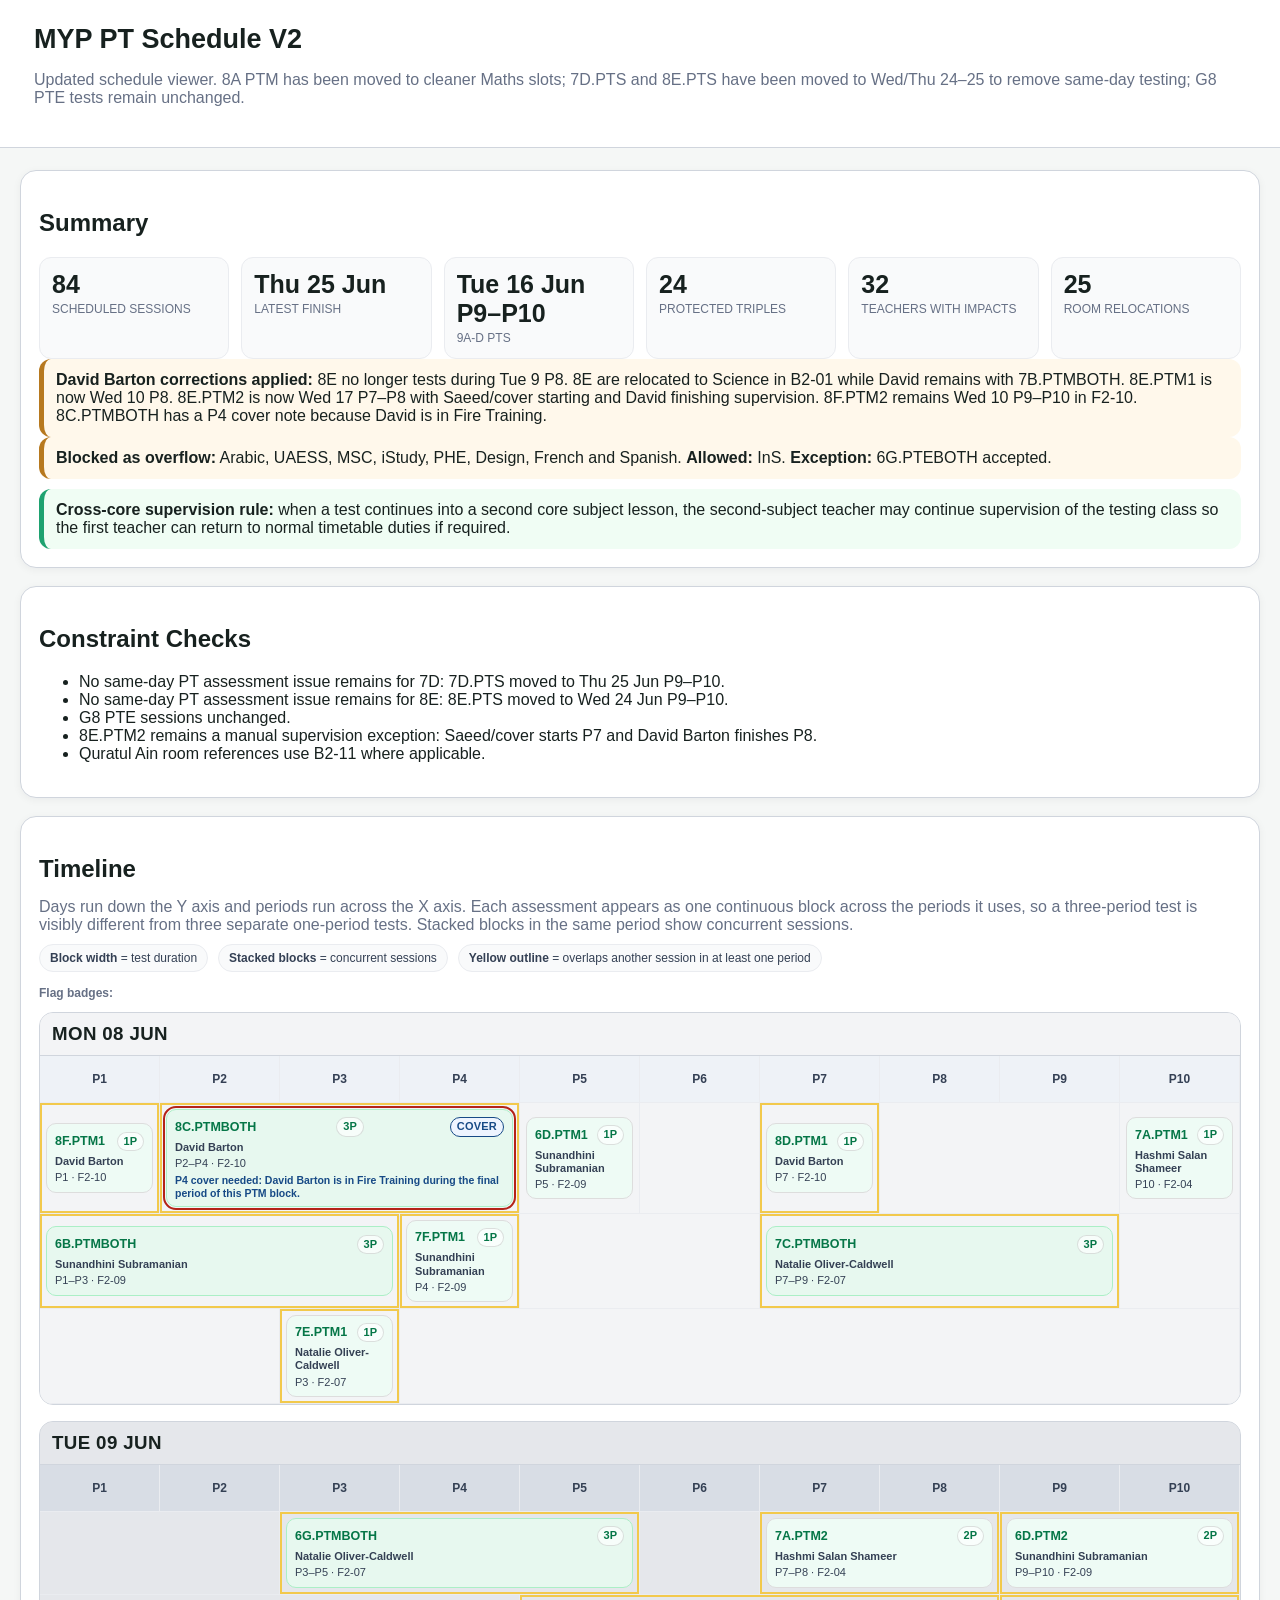
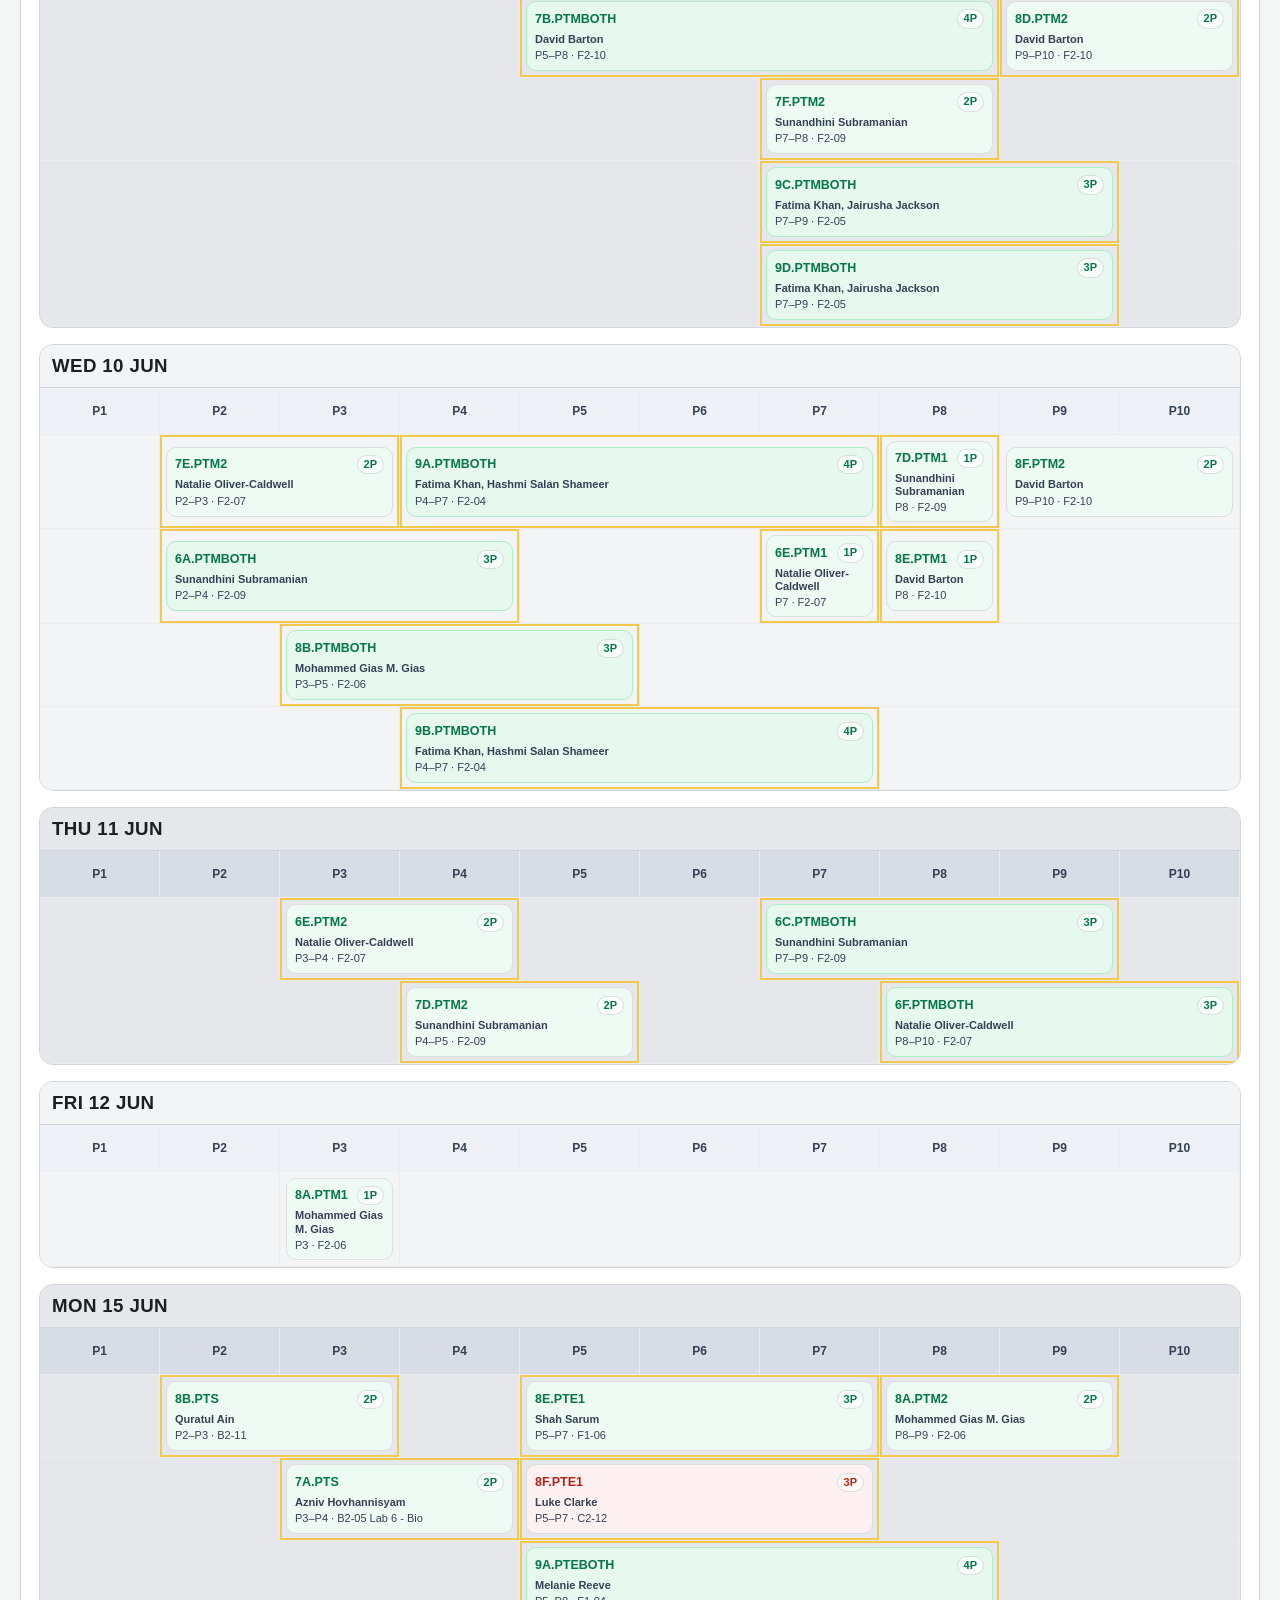
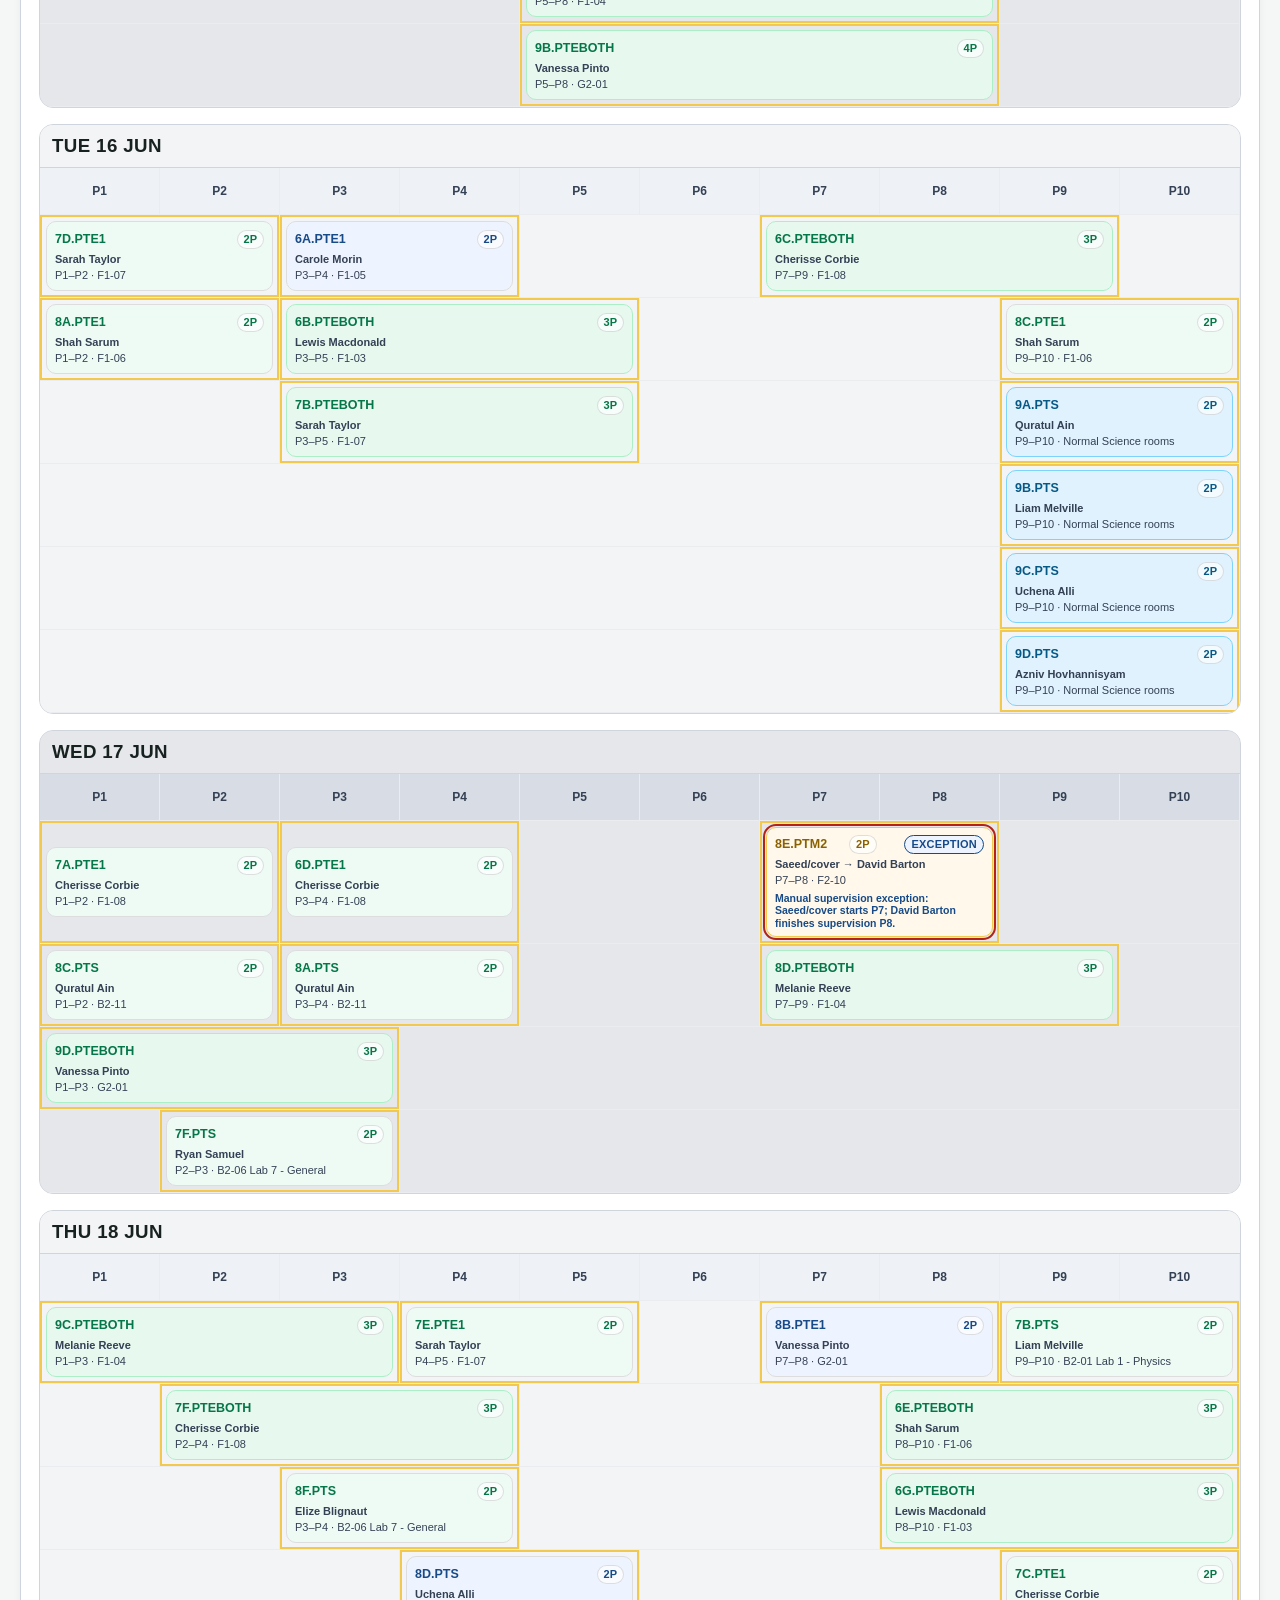
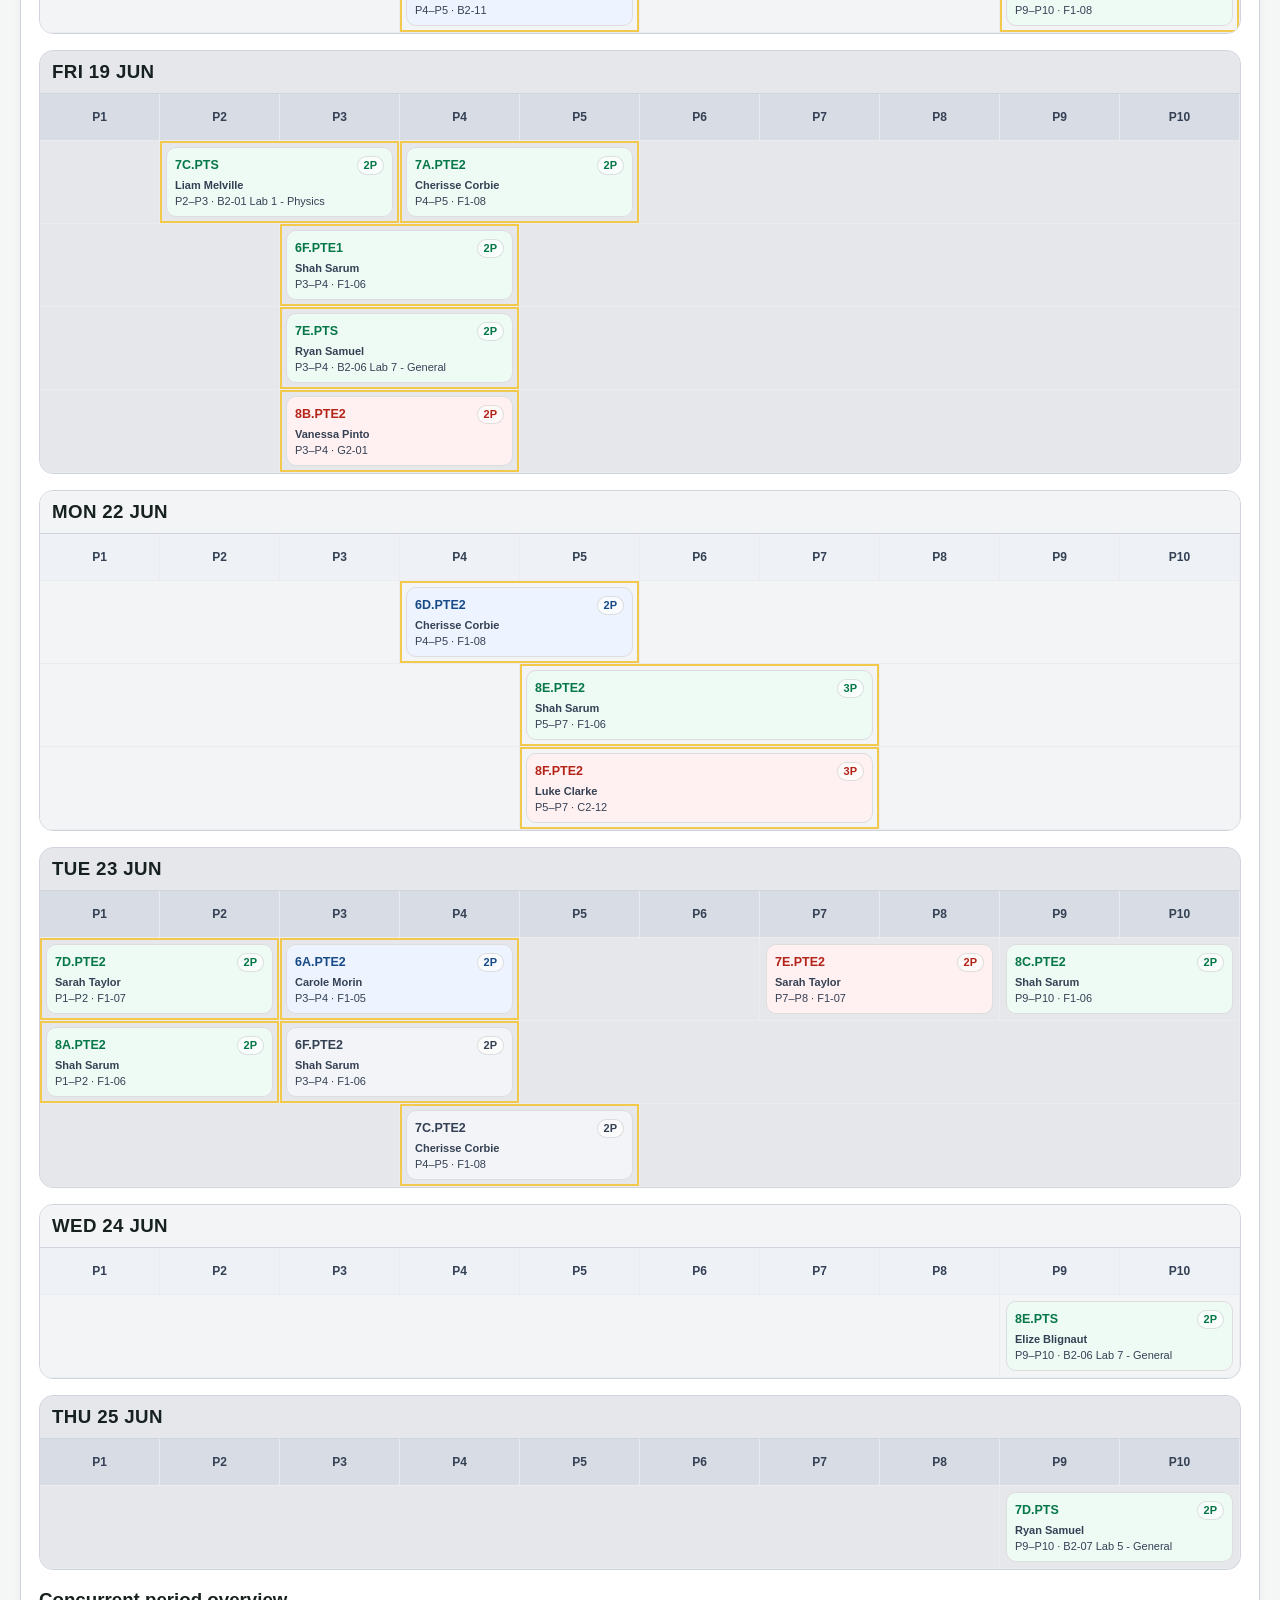
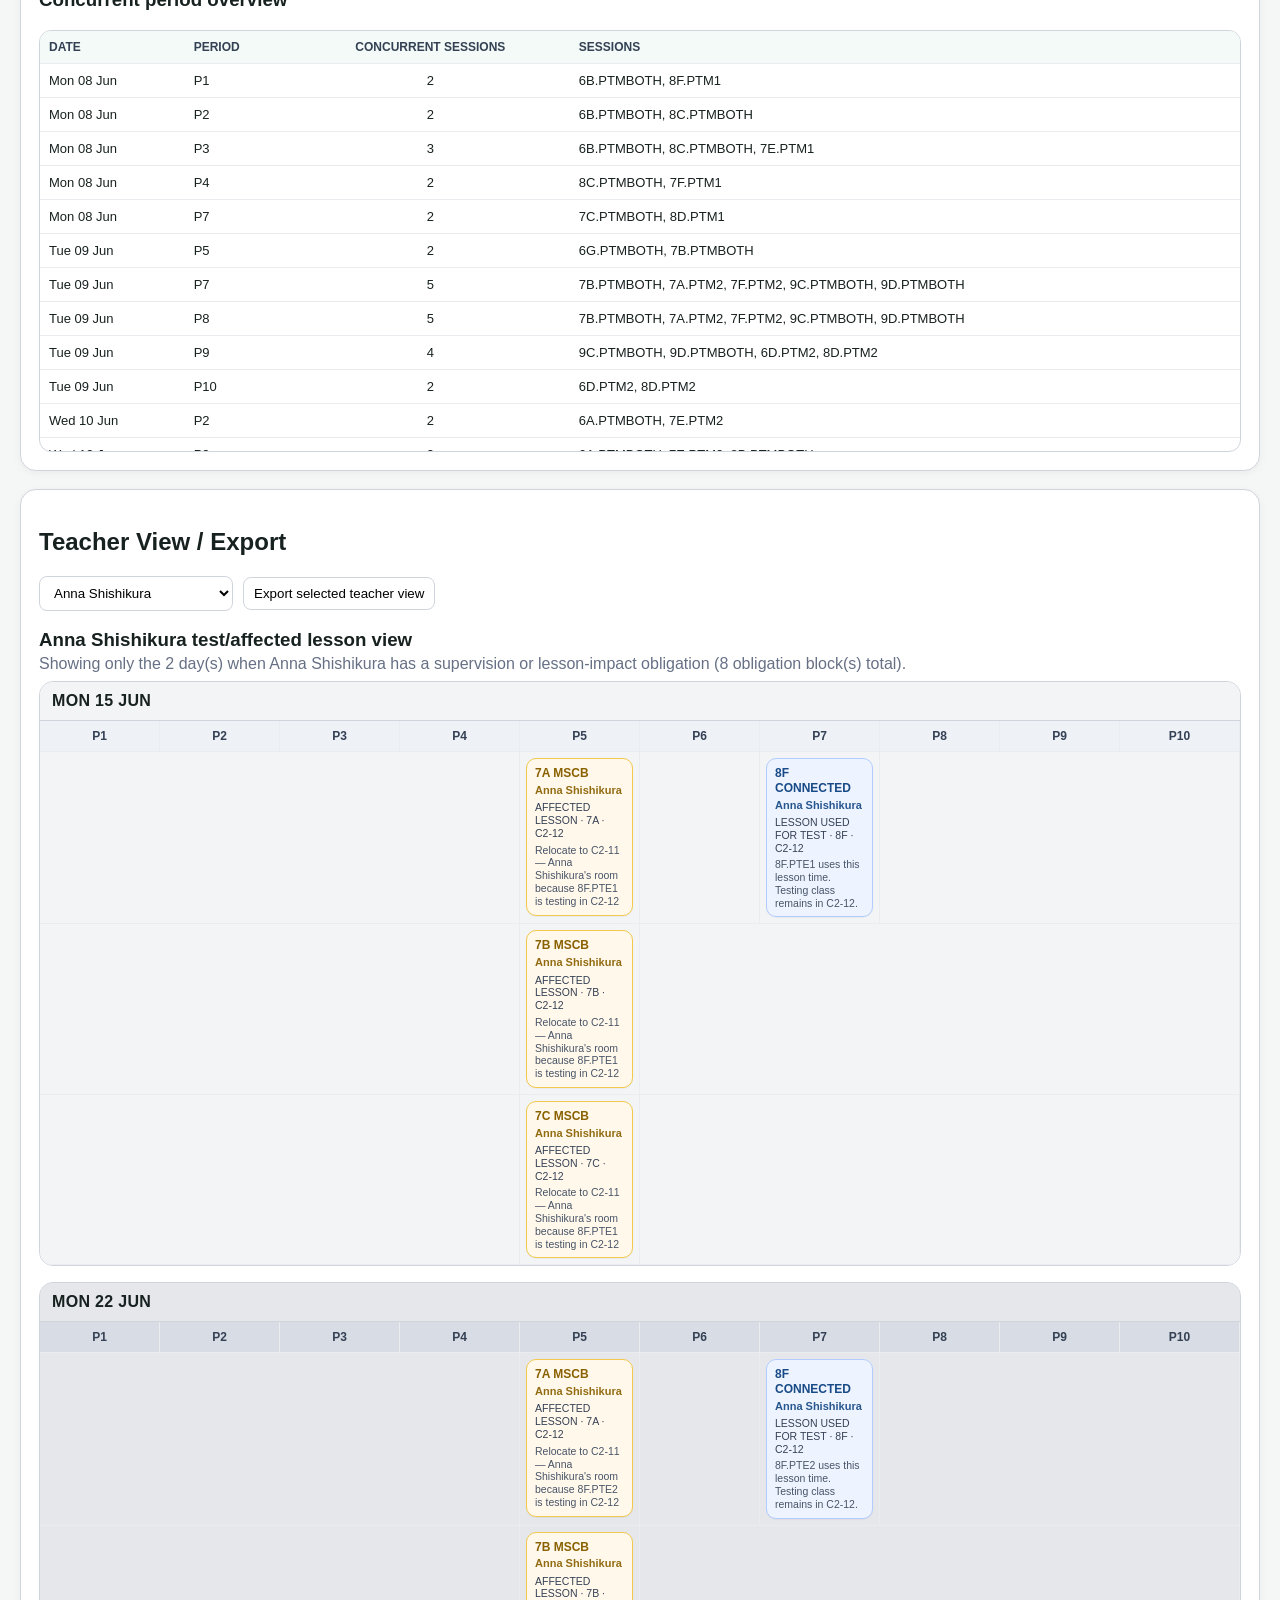
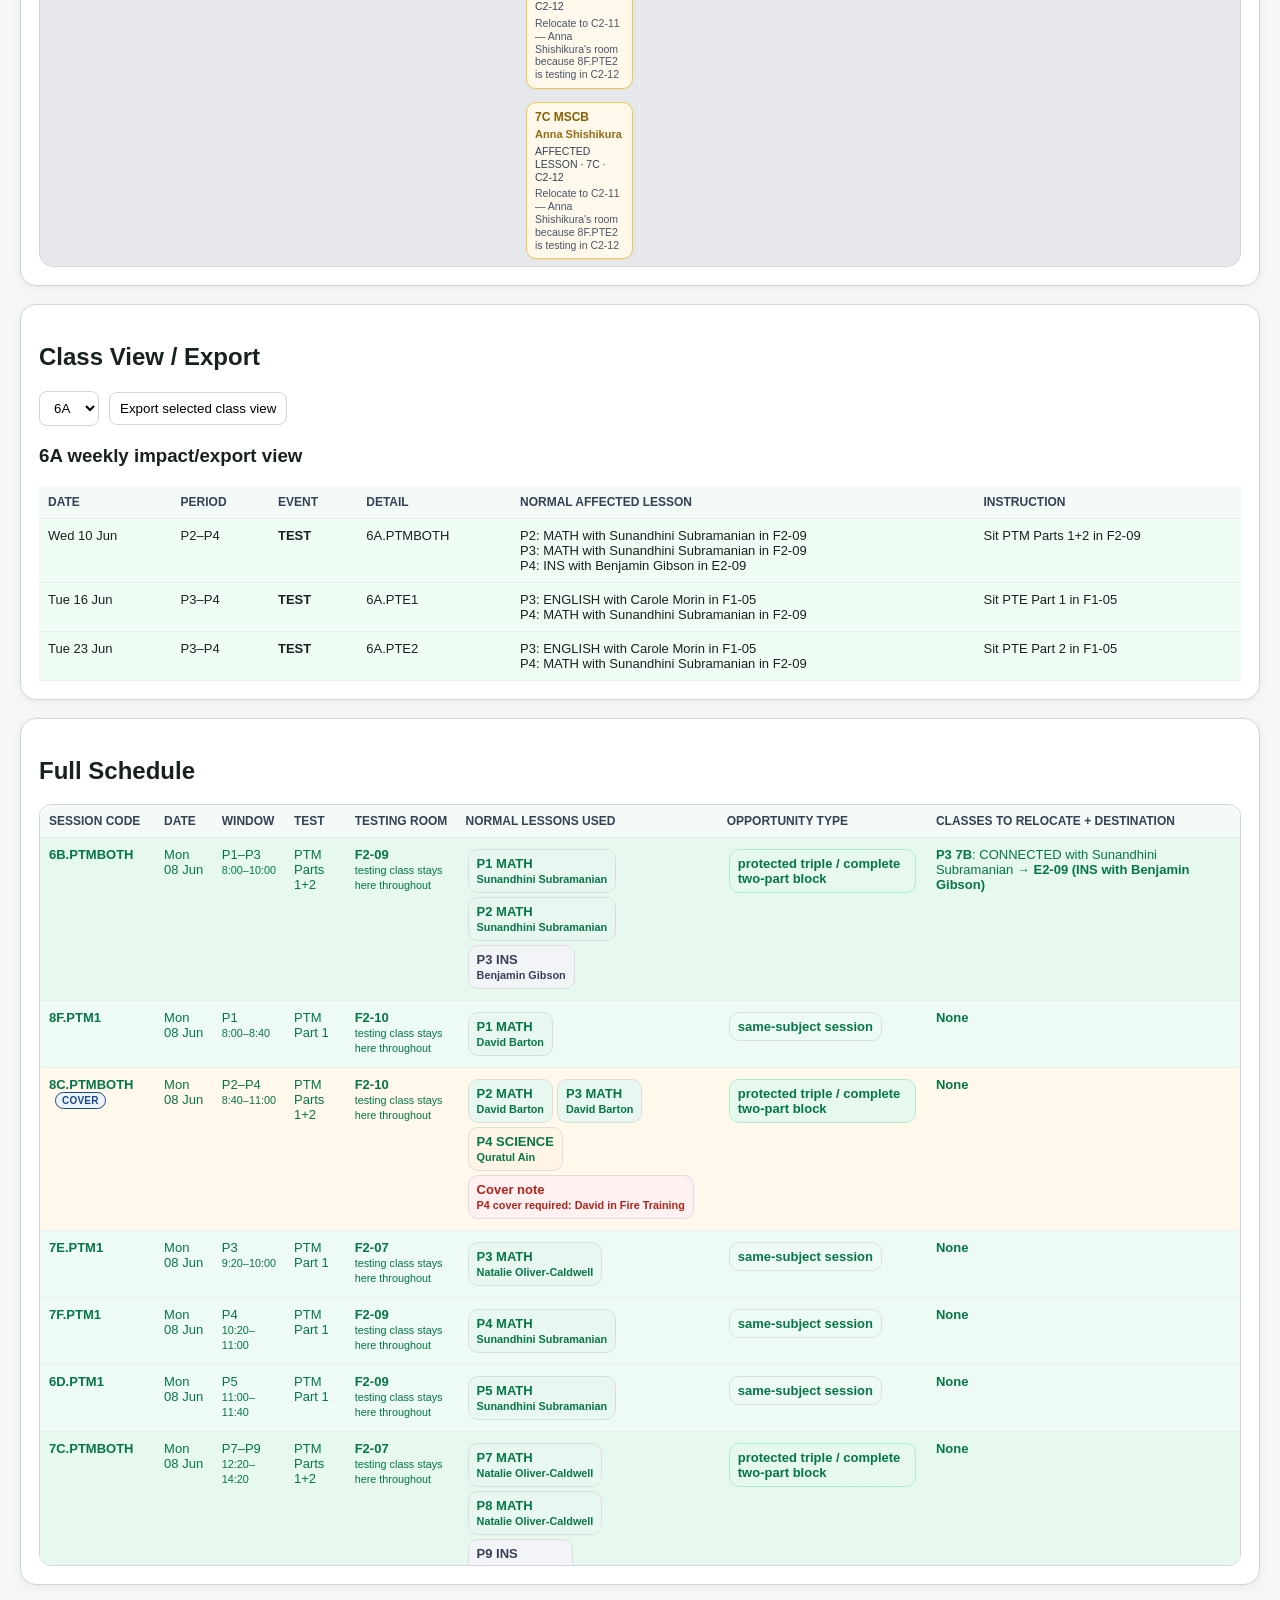
<file: MYP_PT_Schedule_V2.html>
<!DOCTYPE html>

<html><head><meta charset="utf-8"/><title>MYP PT Schedule V2</title><style>
:root{--green:#1EA270;--red:#F04E4F;--line:#d0d5dd;--muted:#667085;--bg:#f5f7f6;--ink:#17211f}
body{margin:0;background:var(--bg);font-family:Arial,Helvetica,sans-serif;color:var(--ink)}
header{background:#fff;border-bottom:1px solid var(--line);padding:24px 34px}h1{margin:0 0 8px;font-size:27px}p{color:var(--muted)}
main{max-width:1420px;margin:22px auto;padding:0 20px 50px}.panel{background:#fff;border:1px solid var(--line);border-radius:16px;padding:18px;margin-bottom:18px;box-shadow:0 2px 9px rgba(16,24,40,.05)}
.metrics{display:grid;grid-template-columns:repeat(6,1fr);gap:12px}.metric{background:#f9fafb;border:1px solid #eaecf0;border-radius:12px;padding:12px}.metric b{font-size:25px;display:block}.metric span{text-transform:uppercase;color:var(--muted);font-size:12px}
.tablewrap{overflow:auto;border:1px solid var(--line);border-radius:12px;max-height:760px}table{width:100%;border-collapse:separate;border-spacing:0;font-size:13px}th,td{border-bottom:1px solid #eaecf0;padding:9px;text-align:left;vertical-align:top}th{position:sticky;top:0;background:#f3faf7;z-index:2;text-transform:uppercase;font-size:12px;color:#344054}
.badge,.chip{display:inline-block;border-radius:10px;padding:6px 8px;margin:2px;border:1px solid #ddd;font-weight:700}.cohort,.badge.cohort{background:#e0f2fe;color:#075985;border-color:#7dd3fc}.triple,.badge.triple{background:#e7f8ef;color:#057647;border-color:#abefc6}.same,.badge.same{background:#eefbf5;color:#057647}.ins,.badge.ins{background:#f2f4f7;color:#344054}.crosscore,.badge.crosscore{background:#eef4ff;color:#174a86}.other,.badge.other{background:#fff1f1;color:#b42318}.forced,.badge.forced{background:#fff8eb;color:#8a6100}
.chip.maths{background:#e8f7ef}.chip.english{background:#eef4ff}.chip.science{background:#fff4e6}.chip.ins{background:#f2f4f7}.chip.blocked{background:#111827;color:#fff}.chip.other{background:#fff1f1}
.ok{color:#057647;font-weight:700}.warn{border-left:5px solid #b7791f;background:#fff8eb;padding:12px;border-radius:12px}.note{border-left:5px solid var(--green);background:#f0fdf4;padding:12px;border-radius:12px;margin-top:10px}
.days{display:grid;grid-template-columns:repeat(5,1fr);gap:12px}.day{background:#f9fafb;border:1px solid #eaecf0;border-radius:14px;padding:12px}.session{padding:8px;border-radius:10px;margin:6px 0;border:1px solid #ddd}
.controls{display:flex;gap:10px;align-items:center;margin-bottom:14px;flex-wrap:wrap}select,button{padding:8px 10px;border:1px solid var(--line);border-radius:8px;background:#fff}.class-view,.teacher-view{display:none}.class-view.active,.teacher-view.active{display:block}
.testevent td{background:#f0fdf4}.relocateevent td{background:#fff8eb}.usedevent td{background:#eef4ff}

.timeline-help{margin-top:-4px;margin-bottom:14px}.timeline-grid-wrap{overflow:auto;border:1px solid var(--line);border-radius:12px;background:#fff}.timeline-matrix{min-width:1320px;width:100%;border-collapse:separate;border-spacing:0;table-layout:fixed}.timeline-matrix th,.timeline-matrix td{border-right:1px solid #eaecf0;border-bottom:1px solid #eaecf0;padding:8px;vertical-align:top}.timeline-matrix thead th{position:sticky;top:0;background:#f3faf7;z-index:3;text-align:center}.timeline-matrix .day-head{left:0;z-index:5}.timeline-matrix .day-label{position:sticky;left:0;background:#f9fafb;z-index:2;width:110px;min-width:110px;font-size:13px;color:#17211f}.timeline-cell{min-height:96px;background:#fff}.timeline-cell.active-cell{background:#fbfffd}.timeline-cell.concurrent-cell{background:#fff8eb;box-shadow:inset 0 0 0 2px #f2c94c}.period-count{display:inline-block;font-size:11px;font-weight:700;text-transform:uppercase;color:#8a6100;background:#fff3d6;border:1px solid #f2c94c;border-radius:999px;padding:3px 7px;margin-bottom:5px}.timeline-chip{display:block;border-radius:9px;padding:6px 7px;margin:0 0 5px;border:1px solid #ddd;font-weight:700;line-height:1.2}.timeline-chip b{display:block;font-size:12px}.timeline-chip small{display:block;margin-top:3px;font-size:10.5px;font-weight:500;color:#344054}.timeline-chip.cohort{background:#e0f2fe;color:#075985;border-color:#7dd3fc}.timeline-chip.triple{background:#e7f8ef;color:#057647;border-color:#abefc6}.timeline-chip.same{background:#eefbf5;color:#057647}.timeline-chip.ins{background:#f2f4f7;color:#344054}.timeline-chip.crosscore{background:#eef4ff;color:#174a86}.timeline-chip.other{background:#fff1f1;color:#b42318}.timeline-chip.forced{background:#fff8eb;color:#8a6100;border-color:#f2c94c}.empty-slot{color:#98a2b3}.concurrent-wrap{max-height:420px}.concurrent-table td:nth-child(3),.concurrent-table th:nth-child(3){text-align:center}


.timeline-span-panel .timeline-help{margin-top:-4px;margin-bottom:10px}.span-legend{display:flex;gap:10px;flex-wrap:wrap;margin:0 0 14px}.legend-item{background:#f9fafb;border:1px solid #eaecf0;border-radius:999px;padding:6px 10px;color:#344054;font-size:12px}.span-timeline-wrap{overflow:auto;border:1px solid var(--line);border-radius:12px;background:#fff}.span-timeline{min-width:1320px;width:100%;border-collapse:separate;border-spacing:0;table-layout:fixed}.span-timeline th,.span-timeline td{border-right:1px solid #eaecf0;border-bottom:1px solid #eaecf0;padding:6px;vertical-align:middle}.span-timeline thead th{position:sticky;top:0;background:#f3faf7;z-index:4;text-align:center;height:34px}.span-timeline .span-day-head{left:0;z-index:6}.span-day-label{position:sticky;left:0;background:#f9fafb;z-index:3;width:120px;min-width:120px;font-size:13px;color:#17211f;text-transform:uppercase;vertical-align:top}.lane-row{height:58px}.span-empty{background:#fff;min-height:48px}.session-span{background:#fbfffd;padding:4px}.session-span.overlap-span{background:#fff8eb;box-shadow:inset 0 0 0 2px #f2c94c}.span-chip{border-radius:10px;padding:7px 8px;border:1px solid #ddd;font-weight:700;line-height:1.2;min-height:36px;display:flex;flex-direction:column;justify-content:center}.span-chip-top{display:flex;align-items:center;justify-content:space-between;gap:8px}.span-chip-top b{font-size:12.5px}.span-chip-top span{font-size:11px;border:1px solid rgba(0,0,0,.12);background:rgba(255,255,255,.65);border-radius:999px;padding:2px 6px;white-space:nowrap}.span-chip small{display:block;margin-top:3px;font-size:11px;font-weight:500;color:#344054}.span-chip.cohort{background:#e0f2fe;color:#075985;border-color:#7dd3fc}.span-chip.triple{background:#e7f8ef;color:#057647;border-color:#abefc6}.span-chip.same{background:#eefbf5;color:#057647}.span-chip.ins{background:#f2f4f7;color:#344054}.span-chip.crosscore{background:#eef4ff;color:#174a86}.span-chip.other{background:#fff1f1;color:#b42318}.span-chip.forced{background:#fff8eb;color:#8a6100;border-color:#f2c94c}.concurrent-wrap{max-height:420px}.concurrent-table td:nth-child(3),.concurrent-table th:nth-child(3){text-align:center}

@media print{body{background:#fff}.panel{box-shadow:none}.tablewrap{max-height:none;overflow:visible}.days{grid-template-columns:1fr}.controls{display:none}}


.teacher-timeline-wrap{overflow:auto;border:1px solid var(--line);border-radius:12px;background:#fff;margin-top:10px}
.teacher-timeline{min-width:1180px;width:100%;border-collapse:separate;border-spacing:0;table-layout:fixed}
.teacher-timeline th,.teacher-timeline td{border-right:1px solid #eaecf0;border-bottom:1px solid #eaecf0;padding:8px;vertical-align:top}
.teacher-timeline thead th{position:sticky;top:0;background:#f3faf7;z-index:3;text-align:center;text-transform:uppercase;font-size:12px;color:#344054}
.teacher-timeline .day-col-head{width:120px;min-width:120px;position:sticky;left:0;z-index:4}
.teacher-timeline .day-label{position:sticky;left:0;z-index:2;width:120px;min-width:120px;font-size:13px;font-weight:700;color:#17211f;text-transform:uppercase}
.teacher-timeline tr.day-alt-a .day-label,.teacher-timeline tr.day-alt-a td{background:#fcfcfd}
.teacher-timeline tr.day-alt-b .day-label,.teacher-timeline tr.day-alt-b td{background:#f8fafb}
.teacher-timeline td.empty{background:transparent;padding:0;height:14px}
.teacher-timeline .block-cell{padding:6px;background:transparent}
.teacher-block{display:block;border-radius:10px;padding:7px 8px;border:1px solid #ddd;font-weight:700;line-height:1.22;box-shadow:0 1px 1px rgba(16,24,40,.04)}
.teacher-block .block-title{display:block;font-size:12px;font-weight:700}
.teacher-block .teacher-line{display:block;margin-top:3px;font-size:11px;font-weight:600;opacity:.92}
.teacher-block .block-meta{display:block;margin-top:4px;font-size:10.5px;font-weight:500;color:#344054}
.teacher-block .block-note{display:block;margin-top:4px;font-size:10.5px;font-weight:500;color:#475467}
.teacher-block.testevent{background:#eefbf5;color:#057647;border-color:#abefc6}
.teacher-block.relocateevent{background:#fff8eb;color:#8a6100;border-color:#f2c94c}
.teacher-block.usedevent{background:#eef4ff;color:#174a86;border-color:#b2ccff}
.teacher-block.other-event{background:#f5f5f5;color:#344054;border-color:#d0d5dd}
.teacher-summary{margin:0 0 8px;color:#667085}
.teacher-view h3{margin-bottom:4px}


/* Stronger day banding across the main span timeline and teacher timelines */
.span-timeline tbody tr.day-alt-a > th,
.span-timeline tbody tr.day-alt-a > td,
.teacher-timeline tbody tr.day-alt-a > th,
.teacher-timeline tbody tr.day-alt-a > td{
  background:#f3f4f6;
}
.span-timeline tbody tr.day-alt-b > th,
.span-timeline tbody tr.day-alt-b > td,
.teacher-timeline tbody tr.day-alt-b > th,
.teacher-timeline tbody tr.day-alt-b > td{
  background:#e5e7eb;
}
.span-timeline tbody tr.day-alt-a > td.session-span,
.span-timeline tbody tr.day-alt-b > td.session-span,
.teacher-timeline tbody tr.day-alt-a > td.block-cell,
.teacher-timeline tbody tr.day-alt-b > td.block-cell{
  background:inherit;
}
.span-timeline tbody tr.day-alt-a > td.session-span.overlap-span,
.span-timeline tbody tr.day-alt-b > td.session-span.overlap-span{
  box-shadow:inset 0 0 0 2px #f2c94c;
}
.span-chip{
  min-height:54px;
}
.span-chip .session-teacher{
  display:block;
  margin-top:4px;
  font-size:11px;
  font-weight:700;
  color:#344054;
}
.span-chip.has-flag,
.teacher-block.has-flag{
  outline:2px solid #b42318;
  outline-offset:1px;
}
.flag-row td{
  background:#fff8eb !important;
}
.flag-badge{
  display:inline-block;
  margin-left:6px;
  padding:2px 6px;
  border-radius:999px;
  border:1px solid #b42318;
  background:#fff1f1;
  color:#b42318;
  font-size:10px;
  font-weight:800;
  letter-spacing:.02em;
  white-space:nowrap;
  vertical-align:middle;
}
.flag-badge.room{
  border-color:#8a6100;
  color:#8a6100;
  background:#fff8eb;
}
.flag-badge.auth{
  border-color:#b42318;
  color:#b42318;
  background:#fff1f1;
}
.flag-badge.cover,
.flag-badge.exception{
  border-color:#174a86;
  color:#174a86;
  background:#eef4ff;
}
.flag-note{
  display:block;
  margin-top:4px;
  font-size:10.5px;
  font-weight:700;
  color:#b42318;
}
.flag-note.room{color:#8a6100}
.flag-note.cover,.flag-note.exception{color:#174a86}
.flag-legend{
  display:flex;
  gap:8px;
  flex-wrap:wrap;
  align-items:center;
  margin:10px 0 12px;
  color:#667085;
}
.flag-legend span{
  font-size:12px;
}


/* Day-separated timeline layout */
.day-timeline-list,
.teacher-day-timeline-list{
  display:flex;
  flex-direction:column;
  gap:16px;
}
.day-timeline-card,
.teacher-day-card{
  border:1px solid var(--line);
  border-radius:14px;
  overflow:auto;
  background:#fff;
}
.day-timeline-card.day-alt-a,
.teacher-day-card.day-alt-a{background:#f3f4f6}
.day-timeline-card.day-alt-b,
.teacher-day-card.day-alt-b{background:#e5e7eb}
.day-timeline-card h3,
.teacher-day-card h4{
  position:sticky;
  left:0;
  margin:0;
  padding:10px 12px;
  background:inherit;
  border-bottom:1px solid #d0d5dd;
  text-transform:uppercase;
  letter-spacing:.02em;
}
.day-timeline-card table,
.teacher-day-card table{
  min-width:1200px;
  border:0;
  border-radius:0;
}
.day-timeline-card thead th,
.teacher-day-card thead th{
  position:sticky;
  top:0;
  z-index:3;
  text-align:center;
}
.day-timeline-card.day-alt-a thead th,
.teacher-day-card.day-alt-a thead th{background:#eef2f7}
.day-timeline-card.day-alt-b thead th,
.teacher-day-card.day-alt-b thead th{background:#d8dde5}
.day-timeline-card tbody tr > td,
.teacher-day-card tbody tr > td{
  background:transparent;
}
.review-panel table td:first-child{font-weight:700}
.review-status{
  display:inline-block;
  border-radius:999px;
  padding:3px 8px;
  font-weight:800;
  font-size:11px;
  border:1px solid #b42318;
  color:#b42318;
  background:#fff1f1;
}
.review-status.ok{
  border-color:#057647;
  color:#057647;
  background:#eefbf5;
}
.review-status.partial{
  border-color:#8a6100;
  color:#8a6100;
  background:#fff8eb;
}
</style><script>
function showClass(){const val=document.getElementById('classSelect').value;document.querySelectorAll('.class-view').forEach(el=>el.classList.toggle('active', el.dataset.class===val));}
function exportClass(){const val=document.getElementById('classSelect').value;const el=document.querySelector('.class-view[data-class="'+CSS.escape(val)+'"]');const w=window.open('', '_blank');w.document.write('<html><head><title>'+val+' PT class view</title><style>body{font-family:Arial;padding:20px}table{width:100%;border-collapse:collapse}td,th{border:1px solid #ccc;padding:8px;text-align:left}.testevent td{background:#f0fdf4}.relocateevent td{background:#fff8eb}</style></head><body>'+el.outerHTML+'</body></html>');w.document.close();w.print();}
function showTeacher(){const val=document.getElementById('teacherSelect').value;document.querySelectorAll('.teacher-view').forEach(el=>el.classList.toggle('active', el.dataset.teacher===val));}
function exportTeacher(){const val=document.getElementById('teacherSelect').value;const el=document.querySelector('.teacher-view[data-teacher="'+CSS.escape(val)+'"]');const w=window.open('', '_blank');const baseStyle=document.querySelector('style').outerHTML;w.document.write('<html><head><title>'+val+' PT teacher view</title>'+baseStyle+'</head><body style="font-family:Arial,Helvetica,sans-serif;padding:20px;background:#f5f7f6">'+el.outerHTML+'</body></html>');w.document.close();w.print();}
window.onload=function(){showClass();showTeacher();}
</script></head><body><header><h1>MYP PT Schedule V2</h1><p>Updated schedule viewer. 8A PTM has been moved to cleaner Maths slots; 7D.PTS and 8E.PTS have been moved to Wed/Thu 24–25 to remove same-day testing; G8 PTE tests remain unchanged.</p></header><main><section class="panel"><h2>Summary</h2><div class="metrics"><div class="metric"><b>84</b><span>Scheduled sessions</span></div><div class="metric"><b>Thu 25 Jun</b><span>Latest finish</span></div><div class="metric"><b>Tue 16 Jun P9–P10</b><span>9A-D PTS</span></div><div class="metric"><b>24</b><span>Protected triples</span></div><div class="metric"><b>32</b><span>Teachers with impacts</span></div><div class="metric"><b>25</b><span>Room relocations</span></div></div>
<div class="warn"><b>David Barton corrections applied:</b> 8E no longer tests during Tue 9 P8. 8E are relocated to Science in B2-01 while David remains with 7B.PTMBOTH. 8E.PTM1 is now Wed 10 P8. 8E.PTM2 is now Wed 17 P7–P8 with Saeed/cover starting and David finishing supervision. 8F.PTM2 remains Wed 10 P9–P10 in F2-10. 8C.PTMBOTH has a P4 cover note because David is in Fire Training.</div>
<div class="warn"><b>Blocked as overflow:</b> Arabic, UAESS, MSC, iStudy, PHE, Design, French and Spanish. <b>Allowed:</b> InS. <b>Exception:</b> 6G.PTEBOTH accepted.</div>
<div class="note"><b>Cross-core supervision rule:</b> when a test continues into a second core subject lesson, the second-subject teacher may continue supervision of the testing class so the first teacher can return to normal timetable duties if required.</div>
</section><section class="panel"><h2>Constraint Checks</h2><ul><li>No same-day PT assessment issue remains for 7D: 7D.PTS moved to Thu 25 Jun P9–P10.</li><li>No same-day PT assessment issue remains for 8E: 8E.PTS moved to Wed 24 Jun P9–P10.</li><li>G8 PTE sessions unchanged.</li><li>8E.PTM2 remains a manual supervision exception: Saeed/cover starts P7 and David Barton finishes P8.</li><li>Quratul Ain room references use B2-11 where applicable.</li></ul></section>
<section class="panel timeline-span-panel">
<h2>Timeline</h2>
<p class="timeline-help">Days run down the Y axis and periods run across the X axis. Each assessment appears as one continuous block across the periods it uses, so a three-period test is visibly different from three separate one-period tests. Stacked blocks in the same period show concurrent sessions.</p>
<div class="span-legend"><span class="legend-item"><b>Block width</b> = test duration</span><span class="legend-item"><b>Stacked blocks</b> = concurrent sessions</span><span class="legend-item"><b>Yellow outline</b> = overlaps another session in at least one period</span></div><div class="flag-legend"><span><b>Flag badges:</b></span></div>
<div class="day-timeline-list"><div class="day-timeline-card day-alt-a"><h3>Mon 08 Jun</h3><table class="span-timeline day-timeline-table"><thead><tr><th>P1</th><th>P2</th><th>P3</th><th>P4</th><th>P5</th><th>P6</th><th>P7</th><th>P8</th><th>P9</th><th>P10</th></tr></thead><tbody><tr class="lane-row day-alt-a"><td class="session-span same overlap-span" colspan="1" title="P1: 2 session(s)"><div class="span-chip same"><div class="span-chip-top"><b>8F.PTM1</b><span>1P</span></div><small class="session-teacher">David Barton</small><small>P1 · F2-10</small></div></td><td class="session-span triple overlap-span" colspan="3" title="P2: 2 session(s), P3: 3 session(s), P4: 2 session(s)"><div class="span-chip triple has-flag"><div class="span-chip-top" title="P4 cover needed: David Barton is in Fire Training during the final period of this PTM block."><b>8C.PTMBOTH</b><span>3P</span><span class="flag-badge cover" title="P4 cover needed: David Barton is in Fire Training during the final period of this PTM block.">COVER</span></div><small class="session-teacher">David Barton</small><small>P2–P4 · F2-10</small><span class="flag-note cover" title="P4 cover needed: David Barton is in Fire Training during the final period of this PTM block.">P4 cover needed: David Barton is in Fire Training during the final period of this PTM block.</span></div></td><td class="session-span same" colspan="1" title="P5: 1 session(s)"><div class="span-chip same"><div class="span-chip-top"><b>6D.PTM1</b><span>1P</span></div><small class="session-teacher">Sunandhini  Subramanian</small><small>P5 · F2-09</small></div></td><td class="span-empty" colspan="1"></td><td class="session-span same overlap-span" colspan="1" title="P7: 2 session(s)"><div class="span-chip same"><div class="span-chip-top"><b>8D.PTM1</b><span>1P</span></div><small class="session-teacher">David Barton</small><small>P7 · F2-10</small></div></td><td class="span-empty" colspan="2"></td><td class="session-span same" colspan="1" title="P10: 1 session(s)"><div class="span-chip same"><div class="span-chip-top"><b>7A.PTM1</b><span>1P</span></div><small class="session-teacher">Hashmi Salan Shameer</small><small>P10 · F2-04</small></div></td></tr><tr class="lane-row day-alt-a"><td class="session-span triple overlap-span" colspan="3" title="P1: 2 session(s), P2: 2 session(s), P3: 3 session(s)"><div class="span-chip triple"><div class="span-chip-top"><b>6B.PTMBOTH</b><span>3P</span></div><small class="session-teacher">Sunandhini  Subramanian</small><small>P1–P3 · F2-09</small></div></td><td class="session-span same overlap-span" colspan="1" title="P4: 2 session(s)"><div class="span-chip same"><div class="span-chip-top"><b>7F.PTM1</b><span>1P</span></div><small class="session-teacher">Sunandhini  Subramanian</small><small>P4 · F2-09</small></div></td><td class="span-empty" colspan="2"></td><td class="session-span triple overlap-span" colspan="3" title="P7: 2 session(s), P8: 1 session(s), P9: 1 session(s)"><div class="span-chip triple"><div class="span-chip-top"><b>7C.PTMBOTH</b><span>3P</span></div><small class="session-teacher">Natalie Oliver-Caldwell</small><small>P7–P9 · F2-07</small></div></td><td class="span-empty" colspan="1"></td></tr><tr class="lane-row day-alt-a"><td class="span-empty" colspan="2"></td><td class="session-span same overlap-span" colspan="1" title="P3: 3 session(s)"><div class="span-chip same"><div class="span-chip-top"><b>7E.PTM1</b><span>1P</span></div><small class="session-teacher">Natalie Oliver-Caldwell</small><small>P3 · F2-07</small></div></td><td class="span-empty" colspan="7"></td></tr></tbody></table></div><div class="day-timeline-card day-alt-b"><h3>Tue 09 Jun</h3><table class="span-timeline day-timeline-table"><thead><tr><th>P1</th><th>P2</th><th>P3</th><th>P4</th><th>P5</th><th>P6</th><th>P7</th><th>P8</th><th>P9</th><th>P10</th></tr></thead><tbody><tr class="lane-row day-alt-b"><td class="span-empty" colspan="2"></td><td class="session-span triple overlap-span" colspan="3" title="P3: 1 session(s), P4: 1 session(s), P5: 2 session(s)"><div class="span-chip triple"><div class="span-chip-top"><b>6G.PTMBOTH</b><span>3P</span></div><small class="session-teacher">Natalie Oliver-Caldwell</small><small>P3–P5 · F2-07</small></div></td><td class="span-empty" colspan="1"></td><td class="session-span same overlap-span" colspan="2" title="P7: 5 session(s), P8: 5 session(s)"><div class="span-chip same"><div class="span-chip-top"><b>7A.PTM2</b><span>2P</span></div><small class="session-teacher">Hashmi Salan Shameer</small><small>P7–P8 · F2-04</small></div></td><td class="session-span same overlap-span" colspan="2" title="P9: 4 session(s), P10: 2 session(s)"><div class="span-chip same"><div class="span-chip-top"><b>6D.PTM2</b><span>2P</span></div><small class="session-teacher">Sunandhini  Subramanian</small><small>P9–P10 · F2-09</small></div></td></tr><tr class="lane-row day-alt-b"><td class="span-empty" colspan="4"></td><td class="session-span triple overlap-span" colspan="4" title="P5: 2 session(s), P6: 1 session(s), P7: 5 session(s), P8: 5 session(s)"><div class="span-chip triple"><div class="span-chip-top"><b>7B.PTMBOTH</b><span>4P</span></div><small class="session-teacher">David Barton</small><small>P5–P8 · F2-10</small></div></td><td class="session-span same overlap-span" colspan="2" title="P9: 4 session(s), P10: 2 session(s)"><div class="span-chip same"><div class="span-chip-top"><b>8D.PTM2</b><span>2P</span></div><small class="session-teacher">David Barton</small><small>P9–P10 · F2-10</small></div></td></tr><tr class="lane-row day-alt-b"><td class="span-empty" colspan="6"></td><td class="session-span same overlap-span" colspan="2" title="P7: 5 session(s), P8: 5 session(s)"><div class="span-chip same"><div class="span-chip-top"><b>7F.PTM2</b><span>2P</span></div><small class="session-teacher">Sunandhini  Subramanian</small><small>P7–P8 · F2-09</small></div></td><td class="span-empty" colspan="2"></td></tr><tr class="lane-row day-alt-b"><td class="span-empty" colspan="6"></td><td class="session-span triple overlap-span" colspan="3" title="P7: 5 session(s), P8: 5 session(s), P9: 4 session(s)"><div class="span-chip triple"><div class="span-chip-top"><b>9C.PTMBOTH</b><span>3P</span></div><small class="session-teacher">Fatima Khan, Jairusha Jackson</small><small>P7–P9 · F2-05</small></div></td><td class="span-empty" colspan="1"></td></tr><tr class="lane-row day-alt-b"><td class="span-empty" colspan="6"></td><td class="session-span triple overlap-span" colspan="3" title="P7: 5 session(s), P8: 5 session(s), P9: 4 session(s)"><div class="span-chip triple"><div class="span-chip-top"><b>9D.PTMBOTH</b><span>3P</span></div><small class="session-teacher">Fatima Khan, Jairusha Jackson</small><small>P7–P9 · F2-05</small></div></td><td class="span-empty" colspan="1"></td></tr></tbody></table></div><div class="day-timeline-card day-alt-a"><h3>Wed 10 Jun</h3><table class="span-timeline day-timeline-table"><thead><tr><th>P1</th><th>P2</th><th>P3</th><th>P4</th><th>P5</th><th>P6</th><th>P7</th><th>P8</th><th>P9</th><th>P10</th></tr></thead><tbody><tr class="lane-row day-alt-a"><td class="span-empty" colspan="1"></td><td class="session-span same overlap-span" colspan="2" title="P2: 2 session(s), P3: 3 session(s)"><div class="span-chip same"><div class="span-chip-top"><b>7E.PTM2</b><span>2P</span></div><small class="session-teacher">Natalie Oliver-Caldwell</small><small>P2–P3 · F2-07</small></div></td><td class="session-span triple overlap-span" colspan="4" title="P4: 4 session(s), P5: 3 session(s), P6: 2 session(s), P7: 3 session(s)"><div class="span-chip triple"><div class="span-chip-top"><b>9A.PTMBOTH</b><span>4P</span></div><small class="session-teacher">Fatima Khan, Hashmi Salan Shameer</small><small>P4–P7 · F2-04</small></div></td><td class="session-span same overlap-span" colspan="1" title="P8: 2 session(s)"><div class="span-chip same"><div class="span-chip-top"><b>7D.PTM1</b><span>1P</span></div><small class="session-teacher">Sunandhini  Subramanian</small><small>P8 · F2-09</small></div></td><td class="session-span same" colspan="2" title="P9: 1 session(s), P10: 1 session(s)"><div class="span-chip same"><div class="span-chip-top"><b>8F.PTM2</b><span>2P</span></div><small class="session-teacher">David Barton</small><small>P9–P10 · F2-10</small></div></td></tr><tr class="lane-row day-alt-a"><td class="span-empty" colspan="1"></td><td class="session-span triple overlap-span" colspan="3" title="P2: 2 session(s), P3: 3 session(s), P4: 4 session(s)"><div class="span-chip triple"><div class="span-chip-top"><b>6A.PTMBOTH</b><span>3P</span></div><small class="session-teacher">Sunandhini  Subramanian</small><small>P2–P4 · F2-09</small></div></td><td class="span-empty" colspan="2"></td><td class="session-span same overlap-span" colspan="1" title="P7: 3 session(s)"><div class="span-chip same"><div class="span-chip-top"><b>6E.PTM1</b><span>1P</span></div><small class="session-teacher">Natalie Oliver-Caldwell</small><small>P7 · F2-07</small></div></td><td class="session-span same overlap-span" colspan="1" title="P8: 2 session(s)"><div class="span-chip same"><div class="span-chip-top"><b>8E.PTM1</b><span>1P</span></div><small class="session-teacher">David Barton</small><small>P8 · F2-10</small></div></td><td class="span-empty" colspan="2"></td></tr><tr class="lane-row day-alt-a"><td class="span-empty" colspan="2"></td><td class="session-span triple overlap-span" colspan="3" title="P3: 3 session(s), P4: 4 session(s), P5: 3 session(s)"><div class="span-chip triple"><div class="span-chip-top"><b>8B.PTMBOTH</b><span>3P</span></div><small class="session-teacher">Mohammed Gias M. Gias</small><small>P3–P5 · F2-06</small></div></td><td class="span-empty" colspan="5"></td></tr><tr class="lane-row day-alt-a"><td class="span-empty" colspan="3"></td><td class="session-span triple overlap-span" colspan="4" title="P4: 4 session(s), P5: 3 session(s), P6: 2 session(s), P7: 3 session(s)"><div class="span-chip triple"><div class="span-chip-top"><b>9B.PTMBOTH</b><span>4P</span></div><small class="session-teacher">Fatima Khan, Hashmi Salan Shameer</small><small>P4–P7 · F2-04</small></div></td><td class="span-empty" colspan="3"></td></tr></tbody></table></div><div class="day-timeline-card day-alt-b"><h3>Thu 11 Jun</h3><table class="span-timeline day-timeline-table"><thead><tr><th>P1</th><th>P2</th><th>P3</th><th>P4</th><th>P5</th><th>P6</th><th>P7</th><th>P8</th><th>P9</th><th>P10</th></tr></thead><tbody><tr class="lane-row day-alt-b"><td class="span-empty" colspan="2"></td><td class="session-span same overlap-span" colspan="2" title="P3: 1 session(s), P4: 2 session(s)"><div class="span-chip same"><div class="span-chip-top"><b>6E.PTM2</b><span>2P</span></div><small class="session-teacher">Natalie Oliver-Caldwell</small><small>P3–P4 · F2-07</small></div></td><td class="span-empty" colspan="2"></td><td class="session-span triple overlap-span" colspan="3" title="P7: 1 session(s), P8: 2 session(s), P9: 2 session(s)"><div class="span-chip triple"><div class="span-chip-top"><b>6C.PTMBOTH</b><span>3P</span></div><small class="session-teacher">Sunandhini  Subramanian</small><small>P7–P9 · F2-09</small></div></td><td class="span-empty" colspan="1"></td></tr><tr class="lane-row day-alt-b"><td class="span-empty" colspan="3"></td><td class="session-span same overlap-span" colspan="2" title="P4: 2 session(s), P5: 1 session(s)"><div class="span-chip same"><div class="span-chip-top"><b>7D.PTM2</b><span>2P</span></div><small class="session-teacher">Sunandhini  Subramanian</small><small>P4–P5 · F2-09</small></div></td><td class="span-empty" colspan="2"></td><td class="session-span triple overlap-span" colspan="3" title="P8: 2 session(s), P9: 2 session(s), P10: 1 session(s)"><div class="span-chip triple"><div class="span-chip-top"><b>6F.PTMBOTH</b><span>3P</span></div><small class="session-teacher">Natalie Oliver-Caldwell</small><small>P8–P10 · F2-07</small></div></td></tr></tbody></table></div><div class="day-timeline-card day-alt-a"><h3>Fri 12 Jun</h3><table class="span-timeline day-timeline-table"><thead><tr><th>P1</th><th>P2</th><th>P3</th><th>P4</th><th>P5</th><th>P6</th><th>P7</th><th>P8</th><th>P9</th><th>P10</th></tr></thead><tbody><tr class="lane-row day-alt-a"><td class="span-empty" colspan="2"></td><td class="session-span same" colspan="1" title="P3: 1 session(s)"><div class="span-chip same"><div class="span-chip-top"><b>8A.PTM1</b><span>1P</span></div><small class="session-teacher">Mohammed Gias M. Gias</small><small>P3 · F2-06</small></div></td><td class="span-empty" colspan="7"></td></tr></tbody></table></div><div class="day-timeline-card day-alt-b"><h3>Mon 15 Jun</h3><table class="span-timeline day-timeline-table"><thead><tr><th>P1</th><th>P2</th><th>P3</th><th>P4</th><th>P5</th><th>P6</th><th>P7</th><th>P8</th><th>P9</th><th>P10</th></tr></thead><tbody><tr class="lane-row day-alt-b"><td class="span-empty" colspan="1"></td><td class="session-span same overlap-span" colspan="2" title="P2: 1 session(s), P3: 2 session(s)"><div class="span-chip same"><div class="span-chip-top"><b>8B.PTS</b><span>2P</span></div><small class="session-teacher">Quratul Ain</small><small>P2–P3 · B2-11</small></div></td><td class="span-empty" colspan="1"></td><td class="session-span same overlap-span" colspan="3" title="P5: 4 session(s), P6: 4 session(s), P7: 4 session(s)"><div class="span-chip same"><div class="span-chip-top"><b>8E.PTE1</b><span>3P</span></div><small class="session-teacher">Shah Sarum</small><small>P5–P7 · F1-06</small></div></td><td class="session-span same overlap-span" colspan="2" title="P8: 3 session(s), P9: 1 session(s)"><div class="span-chip same"><div class="span-chip-top"><b>8A.PTM2</b><span>2P</span></div><small class="session-teacher">Mohammed Gias M. Gias</small><small>P8–P9 · F2-06</small></div></td><td class="span-empty" colspan="1"></td></tr><tr class="lane-row day-alt-b"><td class="span-empty" colspan="2"></td><td class="session-span same overlap-span" colspan="2" title="P3: 2 session(s), P4: 1 session(s)"><div class="span-chip same"><div class="span-chip-top"><b>7A.PTS</b><span>2P</span></div><small class="session-teacher">Azniv  Hovhannisyam</small><small>P3–P4 · B2-05 Lab 6 - Bio</small></div></td><td class="session-span other overlap-span" colspan="3" title="P5: 4 session(s), P6: 4 session(s), P7: 4 session(s)"><div class="span-chip other"><div class="span-chip-top"><b>8F.PTE1</b><span>3P</span></div><small class="session-teacher">Luke Clarke</small><small>P5–P7 · C2-12</small></div></td><td class="span-empty" colspan="3"></td></tr><tr class="lane-row day-alt-b"><td class="span-empty" colspan="4"></td><td class="session-span triple overlap-span" colspan="4" title="P5: 4 session(s), P6: 4 session(s), P7: 4 session(s), P8: 3 session(s)"><div class="span-chip triple"><div class="span-chip-top"><b>9A.PTEBOTH</b><span>4P</span></div><small class="session-teacher">Melanie Reeve</small><small>P5–P8 · F1-04</small></div></td><td class="span-empty" colspan="2"></td></tr><tr class="lane-row day-alt-b"><td class="span-empty" colspan="4"></td><td class="session-span triple overlap-span" colspan="4" title="P5: 4 session(s), P6: 4 session(s), P7: 4 session(s), P8: 3 session(s)"><div class="span-chip triple"><div class="span-chip-top"><b>9B.PTEBOTH</b><span>4P</span></div><small class="session-teacher">Vanessa Pinto</small><small>P5–P8 · G2-01</small></div></td><td class="span-empty" colspan="2"></td></tr></tbody></table></div><div class="day-timeline-card day-alt-a"><h3>Tue 16 Jun</h3><table class="span-timeline day-timeline-table"><thead><tr><th>P1</th><th>P2</th><th>P3</th><th>P4</th><th>P5</th><th>P6</th><th>P7</th><th>P8</th><th>P9</th><th>P10</th></tr></thead><tbody><tr class="lane-row day-alt-a"><td class="session-span same overlap-span" colspan="2" title="P1: 2 session(s), P2: 2 session(s)"><div class="span-chip same"><div class="span-chip-top"><b>7D.PTE1</b><span>2P</span></div><small class="session-teacher">Sarah Taylor</small><small>P1–P2 · F1-07</small></div></td><td class="session-span crosscore overlap-span" colspan="2" title="P3: 3 session(s), P4: 3 session(s)"><div class="span-chip crosscore"><div class="span-chip-top"><b>6A.PTE1</b><span>2P</span></div><small class="session-teacher">Carole Morin</small><small>P3–P4 · F1-05</small></div></td><td class="span-empty" colspan="2"></td><td class="session-span triple overlap-span" colspan="3" title="P7: 1 session(s), P8: 1 session(s), P9: 6 session(s)"><div class="span-chip triple"><div class="span-chip-top"><b>6C.PTEBOTH</b><span>3P</span></div><small class="session-teacher">Cherisse Corbie</small><small>P7–P9 · F1-08</small></div></td><td class="span-empty" colspan="1"></td></tr><tr class="lane-row day-alt-a"><td class="session-span same overlap-span" colspan="2" title="P1: 2 session(s), P2: 2 session(s)"><div class="span-chip same"><div class="span-chip-top"><b>8A.PTE1</b><span>2P</span></div><small class="session-teacher">Shah Sarum</small><small>P1–P2 · F1-06</small></div></td><td class="session-span triple overlap-span" colspan="3" title="P3: 3 session(s), P4: 3 session(s), P5: 2 session(s)"><div class="span-chip triple"><div class="span-chip-top"><b>6B.PTEBOTH</b><span>3P</span></div><small class="session-teacher">Lewis Macdonald</small><small>P3–P5 · F1-03</small></div></td><td class="span-empty" colspan="3"></td><td class="session-span same overlap-span" colspan="2" title="P9: 6 session(s), P10: 5 session(s)"><div class="span-chip same"><div class="span-chip-top"><b>8C.PTE1</b><span>2P</span></div><small class="session-teacher">Shah Sarum</small><small>P9–P10 · F1-06</small></div></td></tr><tr class="lane-row day-alt-a"><td class="span-empty" colspan="2"></td><td class="session-span triple overlap-span" colspan="3" title="P3: 3 session(s), P4: 3 session(s), P5: 2 session(s)"><div class="span-chip triple"><div class="span-chip-top"><b>7B.PTEBOTH</b><span>3P</span></div><small class="session-teacher">Sarah Taylor</small><small>P3–P5 · F1-07</small></div></td><td class="span-empty" colspan="3"></td><td class="session-span cohort overlap-span" colspan="2" title="P9: 6 session(s), P10: 5 session(s)"><div class="span-chip cohort"><div class="span-chip-top"><b>9A.PTS</b><span>2P</span></div><small class="session-teacher">Quratul Ain</small><small>P9–P10 · Normal Science rooms</small></div></td></tr><tr class="lane-row day-alt-a"><td class="span-empty" colspan="8"></td><td class="session-span cohort overlap-span" colspan="2" title="P9: 6 session(s), P10: 5 session(s)"><div class="span-chip cohort"><div class="span-chip-top"><b>9B.PTS</b><span>2P</span></div><small class="session-teacher">Liam Melville</small><small>P9–P10 · Normal Science rooms</small></div></td></tr><tr class="lane-row day-alt-a"><td class="span-empty" colspan="8"></td><td class="session-span cohort overlap-span" colspan="2" title="P9: 6 session(s), P10: 5 session(s)"><div class="span-chip cohort"><div class="span-chip-top"><b>9C.PTS</b><span>2P</span></div><small class="session-teacher">Uchena Alli</small><small>P9–P10 · Normal Science rooms</small></div></td></tr><tr class="lane-row day-alt-a"><td class="span-empty" colspan="8"></td><td class="session-span cohort overlap-span" colspan="2" title="P9: 6 session(s), P10: 5 session(s)"><div class="span-chip cohort"><div class="span-chip-top"><b>9D.PTS</b><span>2P</span></div><small class="session-teacher">Azniv Hovhannisyam</small><small>P9–P10 · Normal Science rooms</small></div></td></tr></tbody></table></div><div class="day-timeline-card day-alt-b"><h3>Wed 17 Jun</h3><table class="span-timeline day-timeline-table"><thead><tr><th>P1</th><th>P2</th><th>P3</th><th>P4</th><th>P5</th><th>P6</th><th>P7</th><th>P8</th><th>P9</th><th>P10</th></tr></thead><tbody><tr class="lane-row day-alt-b"><td class="session-span same overlap-span" colspan="2" title="P1: 3 session(s), P2: 4 session(s)"><div class="span-chip same"><div class="span-chip-top"><b>7A.PTE1</b><span>2P</span></div><small class="session-teacher">Cherisse Corbie</small><small>P1–P2 · F1-08</small></div></td><td class="session-span same overlap-span" colspan="2" title="P3: 4 session(s), P4: 2 session(s)"><div class="span-chip same"><div class="span-chip-top"><b>6D.PTE1</b><span>2P</span></div><small class="session-teacher">Cherisse Corbie</small><small>P3–P4 · F1-08</small></div></td><td class="span-empty" colspan="2"></td><td class="session-span forced overlap-span" colspan="2" title="P7: 2 session(s), P8: 2 session(s)"><div class="span-chip forced has-flag"><div class="span-chip-top" title="Manual supervision exception: Saeed/cover starts P7; David Barton finishes supervision P8."><b>8E.PTM2</b><span>2P</span><span class="flag-badge exception" title="Manual supervision exception: Saeed/cover starts P7; David Barton finishes supervision P8.">EXCEPTION</span></div><small class="session-teacher">Saeed/cover → David Barton</small><small>P7–P8 · F2-10</small><span class="flag-note exception" title="Manual supervision exception: Saeed/cover starts P7; David Barton finishes supervision P8.">Manual supervision exception: Saeed/cover starts P7; David Barton finishes supervision P8.</span></div></td><td class="span-empty" colspan="2"></td></tr><tr class="lane-row day-alt-b"><td class="session-span same overlap-span" colspan="2" title="P1: 3 session(s), P2: 4 session(s)"><div class="span-chip same"><div class="span-chip-top"><b>8C.PTS</b><span>2P</span></div><small class="session-teacher">Quratul Ain</small><small>P1–P2 · B2-11</small></div></td><td class="session-span same overlap-span" colspan="2" title="P3: 4 session(s), P4: 2 session(s)"><div class="span-chip same"><div class="span-chip-top"><b>8A.PTS</b><span>2P</span></div><small class="session-teacher">Quratul Ain</small><small>P3–P4 · B2-11</small></div></td><td class="span-empty" colspan="2"></td><td class="session-span triple overlap-span" colspan="3" title="P7: 2 session(s), P8: 2 session(s), P9: 1 session(s)"><div class="span-chip triple"><div class="span-chip-top"><b>8D.PTEBOTH</b><span>3P</span></div><small class="session-teacher">Melanie Reeve</small><small>P7–P9 · F1-04</small></div></td><td class="span-empty" colspan="1"></td></tr><tr class="lane-row day-alt-b"><td class="session-span triple overlap-span" colspan="3" title="P1: 3 session(s), P2: 4 session(s), P3: 4 session(s)"><div class="span-chip triple"><div class="span-chip-top"><b>9D.PTEBOTH</b><span>3P</span></div><small class="session-teacher">Vanessa Pinto</small><small>P1–P3 · G2-01</small></div></td><td class="span-empty" colspan="7"></td></tr><tr class="lane-row day-alt-b"><td class="span-empty" colspan="1"></td><td class="session-span same overlap-span" colspan="2" title="P2: 4 session(s), P3: 4 session(s)"><div class="span-chip same"><div class="span-chip-top"><b>7F.PTS</b><span>2P</span></div><small class="session-teacher">Ryan Samuel</small><small>P2–P3 · B2-06 Lab 7 - General</small></div></td><td class="span-empty" colspan="7"></td></tr></tbody></table></div><div class="day-timeline-card day-alt-a"><h3>Thu 18 Jun</h3><table class="span-timeline day-timeline-table"><thead><tr><th>P1</th><th>P2</th><th>P3</th><th>P4</th><th>P5</th><th>P6</th><th>P7</th><th>P8</th><th>P9</th><th>P10</th></tr></thead><tbody><tr class="lane-row day-alt-a"><td class="session-span triple overlap-span" colspan="3" title="P1: 1 session(s), P2: 2 session(s), P3: 3 session(s)"><div class="span-chip triple"><div class="span-chip-top"><b>9C.PTEBOTH</b><span>3P</span></div><small class="session-teacher">Melanie Reeve</small><small>P1–P3 · F1-04</small></div></td><td class="session-span same overlap-span" colspan="2" title="P4: 4 session(s), P5: 2 session(s)"><div class="span-chip same"><div class="span-chip-top"><b>7E.PTE1</b><span>2P</span></div><small class="session-teacher">Sarah Taylor</small><small>P4–P5 · F1-07</small></div></td><td class="span-empty" colspan="1"></td><td class="session-span crosscore overlap-span" colspan="2" title="P7: 1 session(s), P8: 3 session(s)"><div class="span-chip crosscore"><div class="span-chip-top"><b>8B.PTE1</b><span>2P</span></div><small class="session-teacher">Vanessa Pinto</small><small>P7–P8 · G2-01</small></div></td><td class="session-span same overlap-span" colspan="2" title="P9: 4 session(s), P10: 4 session(s)"><div class="span-chip same"><div class="span-chip-top"><b>7B.PTS</b><span>2P</span></div><small class="session-teacher">Liam Melville</small><small>P9–P10 · B2-01 Lab 1 - Physics</small></div></td></tr><tr class="lane-row day-alt-a"><td class="span-empty" colspan="1"></td><td class="session-span triple overlap-span" colspan="3" title="P2: 2 session(s), P3: 3 session(s), P4: 4 session(s)"><div class="span-chip triple"><div class="span-chip-top"><b>7F.PTEBOTH</b><span>3P</span></div><small class="session-teacher">Cherisse Corbie</small><small>P2–P4 · F1-08</small></div></td><td class="span-empty" colspan="3"></td><td class="session-span triple overlap-span" colspan="3" title="P8: 3 session(s), P9: 4 session(s), P10: 4 session(s)"><div class="span-chip triple"><div class="span-chip-top"><b>6E.PTEBOTH</b><span>3P</span></div><small class="session-teacher">Shah Sarum</small><small>P8–P10 · F1-06</small></div></td></tr><tr class="lane-row day-alt-a"><td class="span-empty" colspan="2"></td><td class="session-span same overlap-span" colspan="2" title="P3: 3 session(s), P4: 4 session(s)"><div class="span-chip same"><div class="span-chip-top"><b>8F.PTS</b><span>2P</span></div><small class="session-teacher">Elize Blignaut</small><small>P3–P4 · B2-06 Lab 7 - General</small></div></td><td class="span-empty" colspan="3"></td><td class="session-span triple overlap-span" colspan="3" title="P8: 3 session(s), P9: 4 session(s), P10: 4 session(s)"><div class="span-chip triple"><div class="span-chip-top"><b>6G.PTEBOTH</b><span>3P</span></div><small class="session-teacher">Lewis Macdonald</small><small>P8–P10 · F1-03</small></div></td></tr><tr class="lane-row day-alt-a"><td class="span-empty" colspan="3"></td><td class="session-span crosscore overlap-span" colspan="2" title="P4: 4 session(s), P5: 2 session(s)"><div class="span-chip crosscore"><div class="span-chip-top"><b>8D.PTS</b><span>2P</span></div><small class="session-teacher">Uchena Alli</small><small>P4–P5 · B2-11</small></div></td><td class="span-empty" colspan="3"></td><td class="session-span same overlap-span" colspan="2" title="P9: 4 session(s), P10: 4 session(s)"><div class="span-chip same"><div class="span-chip-top"><b>7C.PTE1</b><span>2P</span></div><small class="session-teacher">Cherisse Corbie</small><small>P9–P10 · F1-08</small></div></td></tr></tbody></table></div><div class="day-timeline-card day-alt-b"><h3>Fri 19 Jun</h3><table class="span-timeline day-timeline-table"><thead><tr><th>P1</th><th>P2</th><th>P3</th><th>P4</th><th>P5</th><th>P6</th><th>P7</th><th>P8</th><th>P9</th><th>P10</th></tr></thead><tbody><tr class="lane-row day-alt-b"><td class="span-empty" colspan="1"></td><td class="session-span same overlap-span" colspan="2" title="P2: 1 session(s), P3: 4 session(s)"><div class="span-chip same"><div class="span-chip-top"><b>7C.PTS</b><span>2P</span></div><small class="session-teacher">Liam Melville</small><small>P2–P3 · B2-01 Lab 1 - Physics</small></div></td><td class="session-span same overlap-span" colspan="2" title="P4: 4 session(s), P5: 1 session(s)"><div class="span-chip same"><div class="span-chip-top"><b>7A.PTE2</b><span>2P</span></div><small class="session-teacher">Cherisse Corbie</small><small>P4–P5 · F1-08</small></div></td><td class="span-empty" colspan="5"></td></tr><tr class="lane-row day-alt-b"><td class="span-empty" colspan="2"></td><td class="session-span same overlap-span" colspan="2" title="P3: 4 session(s), P4: 4 session(s)"><div class="span-chip same"><div class="span-chip-top"><b>6F.PTE1</b><span>2P</span></div><small class="session-teacher">Shah Sarum</small><small>P3–P4 · F1-06</small></div></td><td class="span-empty" colspan="6"></td></tr><tr class="lane-row day-alt-b"><td class="span-empty" colspan="2"></td><td class="session-span same overlap-span" colspan="2" title="P3: 4 session(s), P4: 4 session(s)"><div class="span-chip same"><div class="span-chip-top"><b>7E.PTS</b><span>2P</span></div><small class="session-teacher">Ryan Samuel</small><small>P3–P4 · B2-06 Lab 7 - General</small></div></td><td class="span-empty" colspan="6"></td></tr><tr class="lane-row day-alt-b"><td class="span-empty" colspan="2"></td><td class="session-span other overlap-span" colspan="2" title="P3: 4 session(s), P4: 4 session(s)"><div class="span-chip other"><div class="span-chip-top"><b>8B.PTE2</b><span>2P</span></div><small class="session-teacher">Vanessa Pinto</small><small>P3–P4 · G2-01</small></div></td><td class="span-empty" colspan="6"></td></tr></tbody></table></div><div class="day-timeline-card day-alt-a"><h3>Mon 22 Jun</h3><table class="span-timeline day-timeline-table"><thead><tr><th>P1</th><th>P2</th><th>P3</th><th>P4</th><th>P5</th><th>P6</th><th>P7</th><th>P8</th><th>P9</th><th>P10</th></tr></thead><tbody><tr class="lane-row day-alt-a"><td class="span-empty" colspan="3"></td><td class="session-span crosscore overlap-span" colspan="2" title="P4: 1 session(s), P5: 3 session(s)"><div class="span-chip crosscore"><div class="span-chip-top"><b>6D.PTE2</b><span>2P</span></div><small class="session-teacher">Cherisse Corbie</small><small>P4–P5 · F1-08</small></div></td><td class="span-empty" colspan="5"></td></tr><tr class="lane-row day-alt-a"><td class="span-empty" colspan="4"></td><td class="session-span same overlap-span" colspan="3" title="P5: 3 session(s), P6: 2 session(s), P7: 2 session(s)"><div class="span-chip same"><div class="span-chip-top"><b>8E.PTE2</b><span>3P</span></div><small class="session-teacher">Shah Sarum</small><small>P5–P7 · F1-06</small></div></td><td class="span-empty" colspan="3"></td></tr><tr class="lane-row day-alt-a"><td class="span-empty" colspan="4"></td><td class="session-span other overlap-span" colspan="3" title="P5: 3 session(s), P6: 2 session(s), P7: 2 session(s)"><div class="span-chip other"><div class="span-chip-top"><b>8F.PTE2</b><span>3P</span></div><small class="session-teacher">Luke Clarke</small><small>P5–P7 · C2-12</small></div></td><td class="span-empty" colspan="3"></td></tr></tbody></table></div><div class="day-timeline-card day-alt-b"><h3>Tue 23 Jun</h3><table class="span-timeline day-timeline-table"><thead><tr><th>P1</th><th>P2</th><th>P3</th><th>P4</th><th>P5</th><th>P6</th><th>P7</th><th>P8</th><th>P9</th><th>P10</th></tr></thead><tbody><tr class="lane-row day-alt-b"><td class="session-span same overlap-span" colspan="2" title="P1: 2 session(s), P2: 2 session(s)"><div class="span-chip same"><div class="span-chip-top"><b>7D.PTE2</b><span>2P</span></div><small class="session-teacher">Sarah Taylor</small><small>P1–P2 · F1-07</small></div></td><td class="session-span crosscore overlap-span" colspan="2" title="P3: 2 session(s), P4: 3 session(s)"><div class="span-chip crosscore"><div class="span-chip-top"><b>6A.PTE2</b><span>2P</span></div><small class="session-teacher">Carole Morin</small><small>P3–P4 · F1-05</small></div></td><td class="span-empty" colspan="2"></td><td class="session-span other" colspan="2" title="P7: 1 session(s), P8: 1 session(s)"><div class="span-chip other"><div class="span-chip-top"><b>7E.PTE2</b><span>2P</span></div><small class="session-teacher">Sarah Taylor</small><small>P7–P8 · F1-07</small></div></td><td class="session-span same" colspan="2" title="P9: 1 session(s), P10: 1 session(s)"><div class="span-chip same"><div class="span-chip-top"><b>8C.PTE2</b><span>2P</span></div><small class="session-teacher">Shah Sarum</small><small>P9–P10 · F1-06</small></div></td></tr><tr class="lane-row day-alt-b"><td class="session-span same overlap-span" colspan="2" title="P1: 2 session(s), P2: 2 session(s)"><div class="span-chip same"><div class="span-chip-top"><b>8A.PTE2</b><span>2P</span></div><small class="session-teacher">Shah Sarum</small><small>P1–P2 · F1-06</small></div></td><td class="session-span ins overlap-span" colspan="2" title="P3: 2 session(s), P4: 3 session(s)"><div class="span-chip ins"><div class="span-chip-top"><b>6F.PTE2</b><span>2P</span></div><small class="session-teacher">Shah Sarum</small><small>P3–P4 · F1-06</small></div></td><td class="span-empty" colspan="6"></td></tr><tr class="lane-row day-alt-b"><td class="span-empty" colspan="3"></td><td class="session-span ins overlap-span" colspan="2" title="P4: 3 session(s), P5: 1 session(s)"><div class="span-chip ins"><div class="span-chip-top"><b>7C.PTE2</b><span>2P</span></div><small class="session-teacher">Cherisse Corbie</small><small>P4–P5 · F1-08</small></div></td><td class="span-empty" colspan="5"></td></tr></tbody></table></div><div class="day-timeline-card day-alt-a"><h3>Wed 24 Jun</h3><table class="span-timeline day-timeline-table"><thead><tr><th>P1</th><th>P2</th><th>P3</th><th>P4</th><th>P5</th><th>P6</th><th>P7</th><th>P8</th><th>P9</th><th>P10</th></tr></thead><tbody><tr class="lane-row day-alt-a"><td class="span-empty" colspan="8"></td><td class="session-span same" colspan="2" title="P9: 1 session(s), P10: 1 session(s)"><div class="span-chip same"><div class="span-chip-top"><b>8E.PTS</b><span>2P</span></div><small class="session-teacher">Elize Blignaut</small><small>P9–P10 · B2-06 Lab 7 - General</small></div></td></tr></tbody></table></div><div class="day-timeline-card day-alt-b"><h3>Thu 25 Jun</h3><table class="span-timeline day-timeline-table"><thead><tr><th>P1</th><th>P2</th><th>P3</th><th>P4</th><th>P5</th><th>P6</th><th>P7</th><th>P8</th><th>P9</th><th>P10</th></tr></thead><tbody><tr class="lane-row day-alt-b"><td class="span-empty" colspan="8"></td><td class="session-span same" colspan="2" title="P9: 1 session(s), P10: 1 session(s)"><div class="span-chip same"><div class="span-chip-top"><b>7D.PTS</b><span>2P</span></div><small class="session-teacher">Ryan Samuel</small><small>P9–P10 · B2-07 Lab 5 - General</small></div></td></tr></tbody></table></div></div>
<h3>Concurrent period overview</h3>
<div class="tablewrap concurrent-wrap"><table class="concurrent-table"><thead><tr><th>Date</th><th>Period</th><th>Concurrent sessions</th><th>Sessions</th></tr></thead><tbody><tr><td>Mon 08 Jun</td><td>P1</td><td>2</td><td>6B.PTMBOTH, 8F.PTM1</td></tr><tr><td>Mon 08 Jun</td><td>P2</td><td>2</td><td>6B.PTMBOTH, 8C.PTMBOTH</td></tr><tr><td>Mon 08 Jun</td><td>P3</td><td>3</td><td>6B.PTMBOTH, 8C.PTMBOTH, 7E.PTM1</td></tr><tr><td>Mon 08 Jun</td><td>P4</td><td>2</td><td>8C.PTMBOTH, 7F.PTM1</td></tr><tr><td>Mon 08 Jun</td><td>P7</td><td>2</td><td>7C.PTMBOTH, 8D.PTM1</td></tr><tr><td>Tue 09 Jun</td><td>P5</td><td>2</td><td>6G.PTMBOTH, 7B.PTMBOTH</td></tr><tr><td>Tue 09 Jun</td><td>P7</td><td>5</td><td>7B.PTMBOTH, 7A.PTM2, 7F.PTM2, 9C.PTMBOTH, 9D.PTMBOTH</td></tr><tr><td>Tue 09 Jun</td><td>P8</td><td>5</td><td>7B.PTMBOTH, 7A.PTM2, 7F.PTM2, 9C.PTMBOTH, 9D.PTMBOTH</td></tr><tr><td>Tue 09 Jun</td><td>P9</td><td>4</td><td>9C.PTMBOTH, 9D.PTMBOTH, 6D.PTM2, 8D.PTM2</td></tr><tr><td>Tue 09 Jun</td><td>P10</td><td>2</td><td>6D.PTM2, 8D.PTM2</td></tr><tr><td>Wed 10 Jun</td><td>P2</td><td>2</td><td>6A.PTMBOTH, 7E.PTM2</td></tr><tr><td>Wed 10 Jun</td><td>P3</td><td>3</td><td>6A.PTMBOTH, 7E.PTM2, 8B.PTMBOTH</td></tr><tr><td>Wed 10 Jun</td><td>P4</td><td>4</td><td>6A.PTMBOTH, 8B.PTMBOTH, 9A.PTMBOTH, 9B.PTMBOTH</td></tr><tr><td>Wed 10 Jun</td><td>P5</td><td>3</td><td>8B.PTMBOTH, 9A.PTMBOTH, 9B.PTMBOTH</td></tr><tr><td>Wed 10 Jun</td><td>P6</td><td>2</td><td>9A.PTMBOTH, 9B.PTMBOTH</td></tr><tr><td>Wed 10 Jun</td><td>P7</td><td>3</td><td>9A.PTMBOTH, 9B.PTMBOTH, 6E.PTM1</td></tr><tr><td>Wed 10 Jun</td><td>P8</td><td>2</td><td>7D.PTM1, 8E.PTM1</td></tr><tr><td>Thu 11 Jun</td><td>P4</td><td>2</td><td>6E.PTM2, 7D.PTM2</td></tr><tr><td>Thu 11 Jun</td><td>P8</td><td>2</td><td>6C.PTMBOTH, 6F.PTMBOTH</td></tr><tr><td>Thu 11 Jun</td><td>P9</td><td>2</td><td>6C.PTMBOTH, 6F.PTMBOTH</td></tr><tr><td>Mon 15 Jun</td><td>P3</td><td>2</td><td>8B.PTS, 7A.PTS</td></tr><tr><td>Mon 15 Jun</td><td>P5</td><td>4</td><td>8E.PTE1, 8F.PTE1, 9A.PTEBOTH, 9B.PTEBOTH</td></tr><tr><td>Mon 15 Jun</td><td>P6</td><td>4</td><td>8E.PTE1, 8F.PTE1, 9A.PTEBOTH, 9B.PTEBOTH</td></tr><tr><td>Mon 15 Jun</td><td>P7</td><td>4</td><td>8E.PTE1, 8F.PTE1, 9A.PTEBOTH, 9B.PTEBOTH</td></tr><tr><td>Mon 15 Jun</td><td>P8</td><td>3</td><td>9A.PTEBOTH, 9B.PTEBOTH, 8A.PTM2</td></tr><tr><td>Tue 16 Jun</td><td>P1</td><td>2</td><td>7D.PTE1, 8A.PTE1</td></tr><tr><td>Tue 16 Jun</td><td>P2</td><td>2</td><td>7D.PTE1, 8A.PTE1</td></tr><tr><td>Tue 16 Jun</td><td>P3</td><td>3</td><td>6A.PTE1, 6B.PTEBOTH, 7B.PTEBOTH</td></tr><tr><td>Tue 16 Jun</td><td>P4</td><td>3</td><td>6A.PTE1, 6B.PTEBOTH, 7B.PTEBOTH</td></tr><tr><td>Tue 16 Jun</td><td>P5</td><td>2</td><td>6B.PTEBOTH, 7B.PTEBOTH</td></tr><tr><td>Tue 16 Jun</td><td>P9</td><td>6</td><td>6C.PTEBOTH, 8C.PTE1, 9A.PTS, 9B.PTS, 9C.PTS, 9D.PTS</td></tr><tr><td>Tue 16 Jun</td><td>P10</td><td>5</td><td>8C.PTE1, 9A.PTS, 9B.PTS, 9C.PTS, 9D.PTS</td></tr><tr><td>Wed 17 Jun</td><td>P1</td><td>3</td><td>7A.PTE1, 8C.PTS, 9D.PTEBOTH</td></tr><tr><td>Wed 17 Jun</td><td>P2</td><td>4</td><td>7A.PTE1, 8C.PTS, 9D.PTEBOTH, 7F.PTS</td></tr><tr><td>Wed 17 Jun</td><td>P3</td><td>4</td><td>9D.PTEBOTH, 7F.PTS, 6D.PTE1, 8A.PTS</td></tr><tr><td>Wed 17 Jun</td><td>P4</td><td>2</td><td>6D.PTE1, 8A.PTS</td></tr><tr><td>Wed 17 Jun</td><td>P7</td><td>2</td><td>8D.PTEBOTH, 8E.PTM2</td></tr><tr><td>Wed 17 Jun</td><td>P8</td><td>2</td><td>8D.PTEBOTH, 8E.PTM2</td></tr><tr><td>Thu 18 Jun</td><td>P2</td><td>2</td><td>9C.PTEBOTH, 7F.PTEBOTH</td></tr><tr><td>Thu 18 Jun</td><td>P3</td><td>3</td><td>9C.PTEBOTH, 7F.PTEBOTH, 8F.PTS</td></tr><tr><td>Thu 18 Jun</td><td>P4</td><td>4</td><td>7F.PTEBOTH, 8F.PTS, 7E.PTE1, 8D.PTS</td></tr><tr><td>Thu 18 Jun</td><td>P5</td><td>2</td><td>7E.PTE1, 8D.PTS</td></tr><tr><td>Thu 18 Jun</td><td>P8</td><td>3</td><td>8B.PTE1, 6E.PTEBOTH, 6G.PTEBOTH</td></tr><tr><td>Thu 18 Jun</td><td>P9</td><td>4</td><td>6E.PTEBOTH, 6G.PTEBOTH, 7B.PTS, 7C.PTE1</td></tr><tr><td>Thu 18 Jun</td><td>P10</td><td>4</td><td>6E.PTEBOTH, 6G.PTEBOTH, 7B.PTS, 7C.PTE1</td></tr><tr><td>Fri 19 Jun</td><td>P3</td><td>4</td><td>7C.PTS, 6F.PTE1, 7E.PTS, 8B.PTE2</td></tr><tr><td>Fri 19 Jun</td><td>P4</td><td>4</td><td>6F.PTE1, 7E.PTS, 8B.PTE2, 7A.PTE2</td></tr><tr><td>Mon 22 Jun</td><td>P5</td><td>3</td><td>6D.PTE2, 8E.PTE2, 8F.PTE2</td></tr><tr><td>Mon 22 Jun</td><td>P6</td><td>2</td><td>8E.PTE2, 8F.PTE2</td></tr><tr><td>Mon 22 Jun</td><td>P7</td><td>2</td><td>8E.PTE2, 8F.PTE2</td></tr><tr><td>Tue 23 Jun</td><td>P1</td><td>2</td><td>7D.PTE2, 8A.PTE2</td></tr><tr><td>Tue 23 Jun</td><td>P2</td><td>2</td><td>7D.PTE2, 8A.PTE2</td></tr><tr><td>Tue 23 Jun</td><td>P3</td><td>2</td><td>6A.PTE2, 6F.PTE2</td></tr><tr><td>Tue 23 Jun</td><td>P4</td><td>3</td><td>6A.PTE2, 6F.PTE2, 7C.PTE2</td></tr></tbody></table></div>
</section><section class="panel"><h2>Teacher View / Export</h2><div class="controls"><select id="teacherSelect" onchange="showTeacher()"><option value="Anna Shishikura">Anna Shishikura</option><option value="Ashli Nelson">Ashli Nelson</option><option value="Azniv  Hovhannisyam">Azniv  Hovhannisyam</option><option value="Benjamin Gibson">Benjamin Gibson</option><option value="Boyan Betchev">Boyan Betchev</option><option value="Carole Morin">Carole Morin</option><option value="Charlene Mae Teresa">Charlene Mae Teresa</option><option value="Cherisse Corbie">Cherisse Corbie</option><option value="David Barton">David Barton</option><option value="David Woodward">David Woodward</option><option value="Elize Blignaut">Elize Blignaut</option><option value="Fatima Khan">Fatima Khan</option><option value="Fiona Williams">Fiona Williams</option><option value="Hashmi Salan Shameer">Hashmi Salan Shameer</option><option value="Jairusha Jackson">Jairusha Jackson</option><option value="Lewis Macdonald">Lewis Macdonald</option><option value="Liam Melville">Liam Melville</option><option value="Luke Clarke">Luke Clarke</option><option value="Melanie Reeve">Melanie Reeve</option><option value="Mohammed Gias M. Gias">Mohammed Gias M. Gias</option><option value="Natalie Oliver-Caldwell">Natalie Oliver-Caldwell</option><option value="Quratul Ain">Quratul Ain</option><option value="Ryan Samuel">Ryan Samuel</option><option value="Saeed Smith">Saeed Smith</option><option value="Sarah Abdelghaffar">Sarah Abdelghaffar</option><option value="Sarah Taylor">Sarah Taylor</option><option value="Shah Sarum">Shah Sarum</option><option value="Sunandhini  Subramanian">Sunandhini  Subramanian</option><option value="Uchena Alli">Uchena Alli</option><option value="Vanessa Pinto">Vanessa Pinto</option><option value="Yunxiu (Michelle) Cheng">Yunxiu (Michelle) Cheng</option><option value="Zoe Denton">Zoe Denton</option></select><button onclick="exportTeacher()">Export selected teacher view</button></div><section class="teacher-view" data-teacher="Anna Shishikura"><h3>Anna Shishikura test/affected lesson view</h3><p class="teacher-summary">Showing only the 2 day(s) when Anna Shishikura has a supervision or lesson-impact obligation (8 obligation block(s) total).</p><div class="teacher-day-timeline-list"><div class="teacher-day-card day-alt-a"><h4>Mon 15 Jun</h4><table class="teacher-timeline day-timeline-table"><thead><tr><th>P1</th><th>P2</th><th>P3</th><th>P4</th><th>P5</th><th>P6</th><th>P7</th><th>P8</th><th>P9</th><th>P10</th></tr></thead><tbody><tr class="day-alt-a"><td class="empty" colspan="4"></td><td class="block-cell" colspan="1"><div class="teacher-block relocateevent"><span class="block-title">7A MSCB</span><span class="teacher-line">Anna Shishikura</span><span class="block-meta">AFFECTED LESSON · 7A · C2-12</span><span class="block-note">Relocate to C2-11 — Anna Shishikura's room because 8F.PTE1 is testing in C2-12</span></div></td><td class="empty" colspan="1"></td><td class="block-cell" colspan="1"><div class="teacher-block usedevent"><span class="block-title">8F CONNECTED</span><span class="teacher-line">Anna Shishikura</span><span class="block-meta">LESSON USED FOR TEST · 8F · C2-12</span><span class="block-note">8F.PTE1 uses this lesson time. Testing class remains in C2-12.</span></div></td><td class="empty" colspan="3"></td></tr><tr class="day-alt-a"><td class="empty" colspan="4"></td><td class="block-cell" colspan="1"><div class="teacher-block relocateevent"><span class="block-title">7B MSCB</span><span class="teacher-line">Anna Shishikura</span><span class="block-meta">AFFECTED LESSON · 7B · C2-12</span><span class="block-note">Relocate to C2-11 — Anna Shishikura's room because 8F.PTE1 is testing in C2-12</span></div></td><td class="empty" colspan="5"></td></tr><tr class="day-alt-a"><td class="empty" colspan="4"></td><td class="block-cell" colspan="1"><div class="teacher-block relocateevent"><span class="block-title">7C MSCB</span><span class="teacher-line">Anna Shishikura</span><span class="block-meta">AFFECTED LESSON · 7C · C2-12</span><span class="block-note">Relocate to C2-11 — Anna Shishikura's room because 8F.PTE1 is testing in C2-12</span></div></td><td class="empty" colspan="5"></td></tr></tbody></table></div><div class="teacher-day-card day-alt-b"><h4>Mon 22 Jun</h4><table class="teacher-timeline day-timeline-table"><thead><tr><th>P1</th><th>P2</th><th>P3</th><th>P4</th><th>P5</th><th>P6</th><th>P7</th><th>P8</th><th>P9</th><th>P10</th></tr></thead><tbody><tr class="day-alt-b"><td class="empty" colspan="4"></td><td class="block-cell" colspan="1"><div class="teacher-block relocateevent"><span class="block-title">7A MSCB</span><span class="teacher-line">Anna Shishikura</span><span class="block-meta">AFFECTED LESSON · 7A · C2-12</span><span class="block-note">Relocate to C2-11 — Anna Shishikura's room because 8F.PTE2 is testing in C2-12</span></div></td><td class="empty" colspan="1"></td><td class="block-cell" colspan="1"><div class="teacher-block usedevent"><span class="block-title">8F CONNECTED</span><span class="teacher-line">Anna Shishikura</span><span class="block-meta">LESSON USED FOR TEST · 8F · C2-12</span><span class="block-note">8F.PTE2 uses this lesson time. Testing class remains in C2-12.</span></div></td><td class="empty" colspan="3"></td></tr><tr class="day-alt-b"><td class="empty" colspan="4"></td><td class="block-cell" colspan="1"><div class="teacher-block relocateevent"><span class="block-title">7B MSCB</span><span class="teacher-line">Anna Shishikura</span><span class="block-meta">AFFECTED LESSON · 7B · C2-12</span><span class="block-note">Relocate to C2-11 — Anna Shishikura's room because 8F.PTE2 is testing in C2-12</span></div></td><td class="empty" colspan="5"></td></tr><tr class="day-alt-b"><td class="empty" colspan="4"></td><td class="block-cell" colspan="1"><div class="teacher-block relocateevent"><span class="block-title">7C MSCB</span><span class="teacher-line">Anna Shishikura</span><span class="block-meta">AFFECTED LESSON · 7C · C2-12</span><span class="block-note">Relocate to C2-11 — Anna Shishikura's room because 8F.PTE2 is testing in C2-12</span></div></td><td class="empty" colspan="5"></td></tr></tbody></table></div></div></section><section class="teacher-view" data-teacher="Ashli Nelson"><h3>Ashli Nelson test/affected lesson view</h3><p class="teacher-summary">Showing only the 1 day(s) when Ashli Nelson has a supervision or lesson-impact obligation (1 obligation block(s) total).</p><div class="teacher-day-timeline-list"><div class="teacher-day-card day-alt-a"><h4>Wed 10 Jun</h4><table class="teacher-timeline day-timeline-table"><thead><tr><th>P1</th><th>P2</th><th>P3</th><th>P4</th><th>P5</th><th>P6</th><th>P7</th><th>P8</th><th>P9</th><th>P10</th></tr></thead><tbody><tr class="day-alt-a"><td class="empty" colspan="4"></td><td class="block-cell" colspan="1"><div class="teacher-block usedevent"><span class="block-title">8B INS</span><span class="teacher-line">Ashli Nelson</span><span class="block-meta">LESSON USED FOR TEST · 8B · E2-07</span><span class="block-note">8B.PTMBOTH uses this lesson time. Testing class remains in F2-06.</span></div></td><td class="empty" colspan="5"></td></tr></tbody></table></div></div></section><section class="teacher-view" data-teacher="Azniv  Hovhannisyam"><h3>Azniv  Hovhannisyam test/affected lesson view</h3><p class="teacher-summary">Showing only the 5 day(s) when Azniv  Hovhannisyam has a supervision or lesson-impact obligation (9 obligation block(s) total).</p><div class="teacher-day-timeline-list"><div class="teacher-day-card day-alt-a"><h4>Tue 09 Jun</h4><table class="teacher-timeline day-timeline-table"><thead><tr><th>P1</th><th>P2</th><th>P3</th><th>P4</th><th>P5</th><th>P6</th><th>P7</th><th>P8</th><th>P9</th><th>P10</th></tr></thead><tbody><tr class="day-alt-a"><td class="empty" colspan="8"></td><td class="block-cell" colspan="1"><div class="teacher-block usedevent"><span class="block-title">9C SCIENCE</span><span class="teacher-line">Azniv  Hovhannisyam</span><span class="block-meta">LESSON USED FOR TEST · 9C · B2-07 Lab 5 - General</span><span class="block-note">9C.PTMBOTH uses this lesson time. Testing class remains in F2-05.</span></div></td><td class="empty" colspan="1"></td></tr><tr class="day-alt-a"><td class="empty" colspan="8"></td><td class="block-cell" colspan="1"><div class="teacher-block usedevent"><span class="block-title">9D SCIENCE</span><span class="teacher-line">Azniv  Hovhannisyam</span><span class="block-meta">LESSON USED FOR TEST · 9D · B2-07 Lab 5 - General</span><span class="block-note">9D.PTMBOTH uses this lesson time. Testing class remains in F2-05.</span></div></td><td class="empty" colspan="1"></td></tr></tbody></table></div><div class="teacher-day-card day-alt-b"><h4>Wed 10 Jun</h4><table class="teacher-timeline day-timeline-table"><thead><tr><th>P1</th><th>P2</th><th>P3</th><th>P4</th><th>P5</th><th>P6</th><th>P7</th><th>P8</th><th>P9</th><th>P10</th></tr></thead><tbody><tr class="day-alt-b"><td class="empty" colspan="6"></td><td class="block-cell" colspan="1"><div class="teacher-block usedevent"><span class="block-title">9A SCIENCE</span><span class="teacher-line">Azniv  Hovhannisyam</span><span class="block-meta">LESSON USED FOR TEST · 9A · B2-06 Lab 7 - General</span><span class="block-note">9A.PTMBOTH uses this lesson time. Testing class remains in F2-04.</span></div></td><td class="empty" colspan="3"></td></tr><tr class="day-alt-b"><td class="empty" colspan="6"></td><td class="block-cell" colspan="1"><div class="teacher-block usedevent"><span class="block-title">9B SCIENCE</span><span class="teacher-line">Azniv  Hovhannisyam</span><span class="block-meta">LESSON USED FOR TEST · 9B · B2-06 Lab 7 - General</span><span class="block-note">9B.PTMBOTH uses this lesson time. Testing class remains in F2-04.</span></div></td><td class="empty" colspan="3"></td></tr></tbody></table></div><div class="teacher-day-card day-alt-a"><h4>Mon 15 Jun</h4><table class="teacher-timeline day-timeline-table"><thead><tr><th>P1</th><th>P2</th><th>P3</th><th>P4</th><th>P5</th><th>P6</th><th>P7</th><th>P8</th><th>P9</th><th>P10</th></tr></thead><tbody><tr class="day-alt-a"><td class="empty" colspan="2"></td><td class="block-cell" colspan="2"><div class="teacher-block testevent"><span class="block-title">7A.PTS</span><span class="teacher-line">Azniv  Hovhannisyam</span><span class="block-meta">TEST SUPERVISION · 7A · B2-05 Lab 6 - Bio</span><span class="block-note">Supervise PTS; students stay in B2-05 Lab 6 - Bio</span></div></td><td class="empty" colspan="3"></td><td class="block-cell" colspan="1"><div class="teacher-block usedevent"><span class="block-title">9A SCIENCE</span><span class="teacher-line">Azniv  Hovhannisyam</span><span class="block-meta">LESSON USED FOR TEST · 9A · B2-07 Lab 5 - General</span><span class="block-note">9A.PTEBOTH uses this lesson time. Testing class remains in F1-04.</span></div></td><td class="empty" colspan="2"></td></tr><tr class="day-alt-a"><td class="empty" colspan="7"></td><td class="block-cell" colspan="1"><div class="teacher-block usedevent"><span class="block-title">9B SCIENCE</span><span class="teacher-line">Azniv  Hovhannisyam</span><span class="block-meta">LESSON USED FOR TEST · 9B · B2-07 Lab 5 - General</span><span class="block-note">9B.PTEBOTH uses this lesson time. Testing class remains in G2-01.</span></div></td><td class="empty" colspan="2"></td></tr></tbody></table></div><div class="teacher-day-card day-alt-b"><h4>Tue 16 Jun</h4><table class="teacher-timeline day-timeline-table"><thead><tr><th>P1</th><th>P2</th><th>P3</th><th>P4</th><th>P5</th><th>P6</th><th>P7</th><th>P8</th><th>P9</th><th>P10</th></tr></thead><tbody><tr class="day-alt-b"><td class="empty" colspan="8"></td><td class="block-cell" colspan="2"><div class="teacher-block testevent"><span class="block-title">9D.PTS</span><span class="teacher-line">Azniv  Hovhannisyam</span><span class="block-meta">TEST SUPERVISION · 9D · Normal Science rooms</span><span class="block-note">Supervise 9D.PTS; students stay in Normal Science rooms</span></div></td></tr></tbody></table></div><div class="teacher-day-card day-alt-a"><h4>Thu 18 Jun</h4><table class="teacher-timeline day-timeline-table"><thead><tr><th>P1</th><th>P2</th><th>P3</th><th>P4</th><th>P5</th><th>P6</th><th>P7</th><th>P8</th><th>P9</th><th>P10</th></tr></thead><tbody><tr class="day-alt-a"><td class="empty" colspan="2"></td><td class="block-cell" colspan="1"><div class="teacher-block usedevent"><span class="block-title">9C SCIENCE</span><span class="teacher-line">Azniv  Hovhannisyam</span><span class="block-meta">LESSON USED FOR TEST · 9C · B2-07 Lab 5 - General</span><span class="block-note">9C.PTEBOTH uses this lesson time. Testing class remains in F1-04.</span></div></td><td class="empty" colspan="7"></td></tr></tbody></table></div></div></section><section class="teacher-view" data-teacher="Benjamin Gibson"><h3>Benjamin Gibson test/affected lesson view</h3><p class="teacher-summary">Showing only the 4 day(s) when Benjamin Gibson has a supervision or lesson-impact obligation (4 obligation block(s) total).</p><div class="teacher-day-timeline-list"><div class="teacher-day-card day-alt-a"><h4>Mon 08 Jun</h4><table class="teacher-timeline day-timeline-table"><thead><tr><th>P1</th><th>P2</th><th>P3</th><th>P4</th><th>P5</th><th>P6</th><th>P7</th><th>P8</th><th>P9</th><th>P10</th></tr></thead><tbody><tr class="day-alt-a"><td class="empty" colspan="2"></td><td class="block-cell" colspan="1"><div class="teacher-block usedevent"><span class="block-title">6B INS</span><span class="teacher-line">Benjamin Gibson</span><span class="block-meta">LESSON USED FOR TEST · 6B · E2-09</span><span class="block-note">6B.PTMBOTH uses this lesson time. Testing class remains in F2-09.</span></div></td><td class="empty" colspan="7"></td></tr></tbody></table></div><div class="teacher-day-card day-alt-b"><h4>Wed 10 Jun</h4><table class="teacher-timeline day-timeline-table"><thead><tr><th>P1</th><th>P2</th><th>P3</th><th>P4</th><th>P5</th><th>P6</th><th>P7</th><th>P8</th><th>P9</th><th>P10</th></tr></thead><tbody><tr class="day-alt-b"><td class="empty" colspan="3"></td><td class="block-cell" colspan="1"><div class="teacher-block usedevent"><span class="block-title">6A INS</span><span class="teacher-line">Benjamin Gibson</span><span class="block-meta">LESSON USED FOR TEST · 6A · E2-09</span><span class="block-note">6A.PTMBOTH uses this lesson time. Testing class remains in F2-09.</span></div></td><td class="empty" colspan="6"></td></tr></tbody></table></div><div class="teacher-day-card day-alt-a"><h4>Thu 18 Jun</h4><table class="teacher-timeline day-timeline-table"><thead><tr><th>P1</th><th>P2</th><th>P3</th><th>P4</th><th>P5</th><th>P6</th><th>P7</th><th>P8</th><th>P9</th><th>P10</th></tr></thead><tbody><tr class="day-alt-a"><td class="empty" colspan="9"></td><td class="block-cell" colspan="1"><div class="teacher-block usedevent"><span class="block-title">6E INS</span><span class="teacher-line">Benjamin Gibson</span><span class="block-meta">LESSON USED FOR TEST · 6E · E2-09</span><span class="block-note">6E.PTEBOTH uses this lesson time. Testing class remains in F1-06.</span></div></td></tr></tbody></table></div><div class="teacher-day-card day-alt-b"><h4>Tue 23 Jun</h4><table class="teacher-timeline day-timeline-table"><thead><tr><th>P1</th><th>P2</th><th>P3</th><th>P4</th><th>P5</th><th>P6</th><th>P7</th><th>P8</th><th>P9</th><th>P10</th></tr></thead><tbody><tr class="day-alt-b"><td class="empty" colspan="3"></td><td class="block-cell" colspan="1"><div class="teacher-block usedevent"><span class="block-title">6F INS</span><span class="teacher-line">Benjamin Gibson</span><span class="block-meta">LESSON USED FOR TEST · 6F · E2-09</span><span class="block-note">6F.PTE2 uses this lesson time. Testing class remains in F1-06.</span></div></td><td class="empty" colspan="6"></td></tr></tbody></table></div></div></section><section class="teacher-view" data-teacher="Boyan Betchev"><h3>Boyan Betchev test/affected lesson view</h3><p class="teacher-summary">Showing only the 1 day(s) when Boyan Betchev has a supervision or lesson-impact obligation (1 obligation block(s) total).</p><div class="teacher-day-timeline-list"><div class="teacher-day-card day-alt-a"><h4>Mon 15 Jun</h4><table class="teacher-timeline day-timeline-table"><thead><tr><th>P1</th><th>P2</th><th>P3</th><th>P4</th><th>P5</th><th>P6</th><th>P7</th><th>P8</th><th>P9</th><th>P10</th></tr></thead><tbody><tr class="day-alt-a"><td class="empty" colspan="2"></td><td class="block-cell" colspan="1"><div class="teacher-block relocateevent"><span class="block-title">10D CONNECTED</span><span class="teacher-line">Boyan Betchev</span><span class="block-meta">AFFECTED LESSON · 10D · B2-05 Lab 6 - Bio</span><span class="block-note">Relocate to C2-11 — Anna Shishikura's room because 7A.PTS is testing in B2-05 Lab 6 - Bio</span></div></td><td class="empty" colspan="7"></td></tr></tbody></table></div></div></section><section class="teacher-view" data-teacher="Carole Morin"><h3>Carole Morin test/affected lesson view</h3><p class="teacher-summary">Showing only the 2 day(s) when Carole Morin has a supervision or lesson-impact obligation (2 obligation block(s) total).</p><div class="teacher-day-timeline-list"><div class="teacher-day-card day-alt-a"><h4>Tue 16 Jun</h4><table class="teacher-timeline day-timeline-table"><thead><tr><th>P1</th><th>P2</th><th>P3</th><th>P4</th><th>P5</th><th>P6</th><th>P7</th><th>P8</th><th>P9</th><th>P10</th></tr></thead><tbody><tr class="day-alt-a"><td class="empty" colspan="2"></td><td class="block-cell" colspan="2"><div class="teacher-block testevent"><span class="block-title">6A.PTE1</span><span class="teacher-line">Carole Morin</span><span class="block-meta">TEST SUPERVISION · 6A · F1-05</span><span class="block-note">Supervise PTE Part 1; students stay in F1-05</span></div></td><td class="empty" colspan="6"></td></tr></tbody></table></div><div class="teacher-day-card day-alt-b"><h4>Tue 23 Jun</h4><table class="teacher-timeline day-timeline-table"><thead><tr><th>P1</th><th>P2</th><th>P3</th><th>P4</th><th>P5</th><th>P6</th><th>P7</th><th>P8</th><th>P9</th><th>P10</th></tr></thead><tbody><tr class="day-alt-b"><td class="empty" colspan="2"></td><td class="block-cell" colspan="2"><div class="teacher-block testevent"><span class="block-title">6A.PTE2</span><span class="teacher-line">Carole Morin</span><span class="block-meta">TEST SUPERVISION · 6A · F1-05</span><span class="block-note">Supervise PTE Part 2; students stay in F1-05</span></div></td><td class="empty" colspan="6"></td></tr></tbody></table></div></div></section><section class="teacher-view" data-teacher="Charlene Mae Teresa"><h3>Charlene Mae Teresa test/affected lesson view</h3><p class="teacher-summary">Showing only the 1 day(s) when Charlene Mae Teresa has a supervision or lesson-impact obligation (1 obligation block(s) total).</p><div class="teacher-day-timeline-list"><div class="teacher-day-card day-alt-a"><h4>Thu 11 Jun</h4><table class="teacher-timeline day-timeline-table"><thead><tr><th>P1</th><th>P2</th><th>P3</th><th>P4</th><th>P5</th><th>P6</th><th>P7</th><th>P8</th><th>P9</th><th>P10</th></tr></thead><tbody><tr class="day-alt-a"><td class="empty" colspan="9"></td><td class="block-cell" colspan="1"><div class="teacher-block usedevent"><span class="block-title">6F CONNECTED</span><span class="teacher-line">Charlene Mae Teresa</span><span class="block-meta">LESSON USED FOR TEST · 6F · C2-15</span><span class="block-note">6F.PTMBOTH uses this lesson time. Testing class remains in F2-07.</span></div></td></tr></tbody></table></div></div></section><section class="teacher-view" data-teacher="Cherisse Corbie"><h3>Cherisse Corbie test/affected lesson view</h3><p class="teacher-summary">Showing only the 6 day(s) when Cherisse Corbie has a supervision or lesson-impact obligation (9 obligation block(s) total).</p><div class="teacher-day-timeline-list"><div class="teacher-day-card day-alt-a"><h4>Tue 16 Jun</h4><table class="teacher-timeline day-timeline-table"><thead><tr><th>P1</th><th>P2</th><th>P3</th><th>P4</th><th>P5</th><th>P6</th><th>P7</th><th>P8</th><th>P9</th><th>P10</th></tr></thead><tbody><tr class="day-alt-a"><td class="empty" colspan="6"></td><td class="block-cell" colspan="3"><div class="teacher-block testevent"><span class="block-title">6C.PTEBOTH</span><span class="teacher-line">Cherisse Corbie</span><span class="block-meta">TEST SUPERVISION · 6C · F1-08</span><span class="block-note">Supervise PTE Parts 1+2; students stay in F1-08</span></div></td><td class="empty" colspan="1"></td></tr></tbody></table></div><div class="teacher-day-card day-alt-b"><h4>Wed 17 Jun</h4><table class="teacher-timeline day-timeline-table"><thead><tr><th>P1</th><th>P2</th><th>P3</th><th>P4</th><th>P5</th><th>P6</th><th>P7</th><th>P8</th><th>P9</th><th>P10</th></tr></thead><tbody><tr class="day-alt-b"><td class="block-cell" colspan="2"><div class="teacher-block testevent"><span class="block-title">7A.PTE1</span><span class="teacher-line">Cherisse Corbie</span><span class="block-meta">TEST SUPERVISION · 7A · F1-08</span><span class="block-note">Supervise PTE Part 1; students stay in F1-08</span></div></td><td class="block-cell" colspan="2"><div class="teacher-block testevent"><span class="block-title">6D.PTE1</span><span class="teacher-line">Cherisse Corbie</span><span class="block-meta">TEST SUPERVISION · 6D · F1-08</span><span class="block-note">Supervise PTE Part 1; students stay in F1-08</span></div></td><td class="empty" colspan="6"></td></tr></tbody></table></div><div class="teacher-day-card day-alt-a"><h4>Thu 18 Jun</h4><table class="teacher-timeline day-timeline-table"><thead><tr><th>P1</th><th>P2</th><th>P3</th><th>P4</th><th>P5</th><th>P6</th><th>P7</th><th>P8</th><th>P9</th><th>P10</th></tr></thead><tbody><tr class="day-alt-a"><td class="empty" colspan="1"></td><td class="block-cell" colspan="3"><div class="teacher-block testevent"><span class="block-title">7F.PTEBOTH</span><span class="teacher-line">Cherisse Corbie</span><span class="block-meta">TEST SUPERVISION · 7F · F1-08</span><span class="block-note">Supervise PTE Parts 1+2; students stay in F1-08</span></div></td><td class="empty" colspan="4"></td><td class="block-cell" colspan="2"><div class="teacher-block testevent"><span class="block-title">7C.PTE1</span><span class="teacher-line">Cherisse Corbie</span><span class="block-meta">TEST SUPERVISION · 7C · F1-08</span><span class="block-note">Supervise PTE Part 1; students stay in F1-08</span></div></td></tr><tr class="day-alt-a"><td class="empty" colspan="3"></td><td class="block-cell" colspan="1"><div class="teacher-block relocateevent"><span class="block-title">7A ENGLISH</span><span class="teacher-line">Cherisse Corbie</span><span class="block-meta">AFFECTED LESSON · 7A · F1-08</span><span class="block-note">Relocate to B2-07 Lab 5 - General (SCIENCE with Ryan Samuel) because 7F.PTEBOTH is testing in F1-08</span></div></td><td class="empty" colspan="6"></td></tr></tbody></table></div><div class="teacher-day-card day-alt-b"><h4>Fri 19 Jun</h4><table class="teacher-timeline day-timeline-table"><thead><tr><th>P1</th><th>P2</th><th>P3</th><th>P4</th><th>P5</th><th>P6</th><th>P7</th><th>P8</th><th>P9</th><th>P10</th></tr></thead><tbody><tr class="day-alt-b"><td class="empty" colspan="3"></td><td class="block-cell" colspan="2"><div class="teacher-block testevent"><span class="block-title">7A.PTE2</span><span class="teacher-line">Cherisse Corbie</span><span class="block-meta">TEST SUPERVISION · 7A · F1-08</span><span class="block-note">Supervise PTE Part 2; students stay in F1-08</span></div></td><td class="empty" colspan="5"></td></tr></tbody></table></div><div class="teacher-day-card day-alt-a"><h4>Mon 22 Jun</h4><table class="teacher-timeline day-timeline-table"><thead><tr><th>P1</th><th>P2</th><th>P3</th><th>P4</th><th>P5</th><th>P6</th><th>P7</th><th>P8</th><th>P9</th><th>P10</th></tr></thead><tbody><tr class="day-alt-a"><td class="empty" colspan="3"></td><td class="block-cell" colspan="2"><div class="teacher-block testevent"><span class="block-title">6D.PTE2</span><span class="teacher-line">Cherisse Corbie</span><span class="block-meta">TEST SUPERVISION · 6D · F1-08</span><span class="block-note">Supervise PTE Part 2; students stay in F1-08</span></div></td><td class="empty" colspan="5"></td></tr></tbody></table></div><div class="teacher-day-card day-alt-b"><h4>Tue 23 Jun</h4><table class="teacher-timeline day-timeline-table"><thead><tr><th>P1</th><th>P2</th><th>P3</th><th>P4</th><th>P5</th><th>P6</th><th>P7</th><th>P8</th><th>P9</th><th>P10</th></tr></thead><tbody><tr class="day-alt-b"><td class="empty" colspan="3"></td><td class="block-cell" colspan="2"><div class="teacher-block testevent"><span class="block-title">7C.PTE2</span><span class="teacher-line">Cherisse Corbie</span><span class="block-meta">TEST SUPERVISION · 7C · F1-08</span><span class="block-note">Supervise PTE Part 2; students stay in F1-08</span></div></td><td class="empty" colspan="5"></td></tr></tbody></table></div></div></section><section class="teacher-view" data-teacher="David Barton"><h3>David Barton test/affected lesson view</h3><p class="teacher-summary">Showing only the 5 day(s) when David Barton has a supervision or lesson-impact obligation (11 obligation block(s) total).</p><div class="teacher-day-timeline-list"><div class="teacher-day-card day-alt-a"><h4>Mon 08 Jun</h4><table class="teacher-timeline day-timeline-table"><thead><tr><th>P1</th><th>P2</th><th>P3</th><th>P4</th><th>P5</th><th>P6</th><th>P7</th><th>P8</th><th>P9</th><th>P10</th></tr></thead><tbody><tr class="day-alt-a"><td class="block-cell" colspan="1"><div class="teacher-block testevent"><span class="block-title">8F.PTM1</span><span class="teacher-line">David Barton</span><span class="block-meta">TEST SUPERVISION · 8F · F2-10</span><span class="block-note">Supervise PTM Part 1; students stay in F2-10</span></div></td><td class="block-cell" colspan="3"><div class="teacher-block testevent"><span class="block-title">8C.PTMBOTH</span><span class="teacher-line">David Barton</span><span class="block-meta">TEST SUPERVISION · 8C · F2-10</span><span class="block-note">Supervise PTM Parts 1+2; students stay in F2-10</span></div></td><td class="empty" colspan="2"></td><td class="block-cell" colspan="1"><div class="teacher-block testevent"><span class="block-title">8D.PTM1</span><span class="teacher-line">David Barton</span><span class="block-meta">TEST SUPERVISION · 8D · F2-10</span><span class="block-note">Supervise PTM Part 1; students stay in F2-10</span></div></td><td class="empty" colspan="3"></td></tr><tr class="day-alt-a"><td class="empty" colspan="3"></td><td class="block-cell" colspan="1"><div class="teacher-block usedevent"><span class="block-title">8C.PTMBOTH</span><span class="teacher-line">David Barton</span><span class="block-meta">COVER NEEDED · 8C · F2-10</span><span class="block-note">David is in Fire Training. Cover needed for 8C PTM block at P4.</span></div></td><td class="empty" colspan="6"></td></tr></tbody></table></div><div class="teacher-day-card day-alt-b"><h4>Tue 09 Jun</h4><table class="teacher-timeline day-timeline-table"><thead><tr><th>P1</th><th>P2</th><th>P3</th><th>P4</th><th>P5</th><th>P6</th><th>P7</th><th>P8</th><th>P9</th><th>P10</th></tr></thead><tbody><tr class="day-alt-b"><td class="empty" colspan="4"></td><td class="block-cell" colspan="4"><div class="teacher-block testevent"><span class="block-title">7B.PTMBOTH</span><span class="teacher-line">David Barton</span><span class="block-meta">TEST SUPERVISION · 7B · F2-10</span><span class="block-note">Supervise PTM Parts 1+2; students stay in F2-10</span></div></td><td class="block-cell" colspan="2"><div class="teacher-block testevent"><span class="block-title">8D.PTM2</span><span class="teacher-line">David Barton</span><span class="block-meta">TEST SUPERVISION · 8D · F2-10</span><span class="block-note">Supervise PTM Part 2; students stay in F2-10</span></div></td></tr><tr class="day-alt-b"><td class="empty" colspan="7"></td><td class="block-cell" colspan="1"><div class="teacher-block relocateevent"><span class="block-title">8E MATH</span><span class="teacher-line">David Barton</span><span class="block-meta">AFFECTED LESSON · 8E · F2-10</span><span class="block-note">Relocate to B2-01 Lab 1 - Physics for Science with Liam Melville. David remains with 7B.PTMBOTH in F2-10.</span></div></td><td class="empty" colspan="2"></td></tr></tbody></table></div><div class="teacher-day-card day-alt-a"><h4>Wed 10 Jun</h4><table class="teacher-timeline day-timeline-table"><thead><tr><th>P1</th><th>P2</th><th>P3</th><th>P4</th><th>P5</th><th>P6</th><th>P7</th><th>P8</th><th>P9</th><th>P10</th></tr></thead><tbody><tr class="day-alt-a"><td class="empty" colspan="7"></td><td class="block-cell" colspan="1"><div class="teacher-block testevent"><span class="block-title">8E.PTM1</span><span class="teacher-line">David Barton</span><span class="block-meta">TEST SUPERVISION · 8E · F2-10</span><span class="block-note">Supervise PTM Part 1; students stay in F2-10</span></div></td><td class="block-cell" colspan="2"><div class="teacher-block testevent"><span class="block-title">8F.PTM2</span><span class="teacher-line">David Barton</span><span class="block-meta">TEST SUPERVISION · 8F · F2-10</span><span class="block-note">Supervise PTM Part 2; students stay in F2-10</span></div></td></tr></tbody></table></div><div class="teacher-day-card day-alt-b"><h4>Tue 16 Jun</h4><table class="teacher-timeline day-timeline-table"><thead><tr><th>P1</th><th>P2</th><th>P3</th><th>P4</th><th>P5</th><th>P6</th><th>P7</th><th>P8</th><th>P9</th><th>P10</th></tr></thead><tbody><tr class="day-alt-b"><td class="empty" colspan="4"></td><td class="block-cell" colspan="1"><div class="teacher-block usedevent"><span class="block-title">7B MATH</span><span class="teacher-line">David Barton</span><span class="block-meta">LESSON USED FOR TEST · 7B · F2-10</span><span class="block-note">7B.PTEBOTH uses this lesson time. Testing class remains in F1-07.</span></div></td><td class="empty" colspan="5"></td></tr></tbody></table></div><div class="teacher-day-card day-alt-a"><h4>Wed 17 Jun</h4><table class="teacher-timeline day-timeline-table"><thead><tr><th>P1</th><th>P2</th><th>P3</th><th>P4</th><th>P5</th><th>P6</th><th>P7</th><th>P8</th><th>P9</th><th>P10</th></tr></thead><tbody><tr class="day-alt-a"><td class="empty" colspan="7"></td><td class="block-cell" colspan="1"><div class="teacher-block testevent has-flag"><span class="block-title" title="Manual supervision exception: Saeed/cover starts P7; David Barton finishes supervision P8.">8E.PTM2<span class="flag-badge exception" title="Manual supervision exception: Saeed/cover starts P7; David Barton finishes supervision P8.">EXCEPTION</span></span><span class="teacher-line">David Barton</span><span class="block-meta">TEST SUPERVISION · 8E · F2-10</span><span class="block-note">Finish supervision for 8E.PTM2 after Saeed/cover starts the test in P7.</span><span class="flag-note exception" title="Manual supervision exception: Saeed/cover starts P7; David Barton finishes supervision P8.">Manual supervision exception: Saeed/cover starts P7; David Barton finishes supervision P8.</span></div></td><td class="empty" colspan="2"></td></tr></tbody></table></div></div></section><section class="teacher-view" data-teacher="David Woodward"><h3>David Woodward test/affected lesson view</h3><p class="teacher-summary">Showing only the 3 day(s) when David Woodward has a supervision or lesson-impact obligation (3 obligation block(s) total).</p><div class="teacher-day-timeline-list"><div class="teacher-day-card day-alt-a"><h4>Mon 08 Jun</h4><table class="teacher-timeline day-timeline-table"><thead><tr><th>P1</th><th>P2</th><th>P3</th><th>P4</th><th>P5</th><th>P6</th><th>P7</th><th>P8</th><th>P9</th><th>P10</th></tr></thead><tbody><tr class="day-alt-a"><td class="empty" colspan="8"></td><td class="block-cell" colspan="1"><div class="teacher-block usedevent"><span class="block-title">7C INS</span><span class="teacher-line">David Woodward</span><span class="block-meta">LESSON USED FOR TEST · 7C · E2-10</span><span class="block-note">7C.PTMBOTH uses this lesson time. Testing class remains in F2-07.</span></div></td><td class="empty" colspan="1"></td></tr></tbody></table></div><div class="teacher-day-card day-alt-b"><h4>Tue 16 Jun</h4><table class="teacher-timeline day-timeline-table"><thead><tr><th>P1</th><th>P2</th><th>P3</th><th>P4</th><th>P5</th><th>P6</th><th>P7</th><th>P8</th><th>P9</th><th>P10</th></tr></thead><tbody><tr class="day-alt-b"><td class="empty" colspan="8"></td><td class="block-cell" colspan="1"><div class="teacher-block usedevent"><span class="block-title">6C INS</span><span class="teacher-line">David Woodward</span><span class="block-meta">LESSON USED FOR TEST · 6C · E2-10</span><span class="block-note">6C.PTEBOTH uses this lesson time. Testing class remains in F1-08.</span></div></td><td class="empty" colspan="1"></td></tr></tbody></table></div><div class="teacher-day-card day-alt-a"><h4>Tue 23 Jun</h4><table class="teacher-timeline day-timeline-table"><thead><tr><th>P1</th><th>P2</th><th>P3</th><th>P4</th><th>P5</th><th>P6</th><th>P7</th><th>P8</th><th>P9</th><th>P10</th></tr></thead><tbody><tr class="day-alt-a"><td class="empty" colspan="4"></td><td class="block-cell" colspan="1"><div class="teacher-block usedevent"><span class="block-title">7C INS</span><span class="teacher-line">David Woodward</span><span class="block-meta">LESSON USED FOR TEST · 7C · E2-10</span><span class="block-note">7C.PTE2 uses this lesson time. Testing class remains in F1-08.</span></div></td><td class="empty" colspan="5"></td></tr></tbody></table></div></div></section><section class="teacher-view" data-teacher="Elize Blignaut"><h3>Elize Blignaut test/affected lesson view</h3><p class="teacher-summary">Showing only the 3 day(s) when Elize Blignaut has a supervision or lesson-impact obligation (3 obligation block(s) total).</p><div class="teacher-day-timeline-list"><div class="teacher-day-card day-alt-a"><h4>Thu 11 Jun</h4><table class="teacher-timeline day-timeline-table"><thead><tr><th>P1</th><th>P2</th><th>P3</th><th>P4</th><th>P5</th><th>P6</th><th>P7</th><th>P8</th><th>P9</th><th>P10</th></tr></thead><tbody><tr class="day-alt-a"><td class="empty" colspan="8"></td><td class="block-cell" colspan="1"><div class="teacher-block usedevent"><span class="block-title">6C SCIENCE</span><span class="teacher-line">Elize Blignaut</span><span class="block-meta">LESSON USED FOR TEST · 6C · B2-06 Lab 7 - General</span><span class="block-note">6C.PTMBOTH uses this lesson time. Testing class remains in F2-09.</span></div></td><td class="empty" colspan="1"></td></tr></tbody></table></div><div class="teacher-day-card day-alt-b"><h4>Thu 18 Jun</h4><table class="teacher-timeline day-timeline-table"><thead><tr><th>P1</th><th>P2</th><th>P3</th><th>P4</th><th>P5</th><th>P6</th><th>P7</th><th>P8</th><th>P9</th><th>P10</th></tr></thead><tbody><tr class="day-alt-b"><td class="empty" colspan="2"></td><td class="block-cell" colspan="2"><div class="teacher-block testevent"><span class="block-title">8F.PTS</span><span class="teacher-line">Elize Blignaut</span><span class="block-meta">TEST SUPERVISION · 8F · B2-06 Lab 7 - General</span><span class="block-note">Supervise PTS; students stay in B2-06 Lab 7 - General</span></div></td><td class="empty" colspan="6"></td></tr></tbody></table></div><div class="teacher-day-card day-alt-a"><h4>Wed 24 Jun</h4><table class="teacher-timeline day-timeline-table"><thead><tr><th>P1</th><th>P2</th><th>P3</th><th>P4</th><th>P5</th><th>P6</th><th>P7</th><th>P8</th><th>P9</th><th>P10</th></tr></thead><tbody><tr class="day-alt-a"><td class="empty" colspan="8"></td><td class="block-cell" colspan="2"><div class="teacher-block testevent"><span class="block-title">8E.PTS</span><span class="teacher-line">Elize Blignaut</span><span class="block-meta">TEST SUPERVISION · 8E · B2-06 Lab 7 - General</span><span class="block-note">Supervise PTS; students stay in B2-06 Lab 7 - General</span></div></td></tr></tbody></table></div></div></section><section class="teacher-view" data-teacher="Fatima Khan"><h3>Fatima Khan test/affected lesson view</h3><p class="teacher-summary">Showing only the 3 day(s) when Fatima Khan has a supervision or lesson-impact obligation (13 obligation block(s) total).</p><div class="teacher-day-timeline-list"><div class="teacher-day-card day-alt-a"><h4>Tue 09 Jun</h4><table class="teacher-timeline day-timeline-table"><thead><tr><th>P1</th><th>P2</th><th>P3</th><th>P4</th><th>P5</th><th>P6</th><th>P7</th><th>P8</th><th>P9</th><th>P10</th></tr></thead><tbody><tr class="day-alt-a"><td class="empty" colspan="6"></td><td class="block-cell" colspan="1"><div class="teacher-block relocateevent"><span class="block-title">9C MATH</span><span class="teacher-line">Fatima Khan</span><span class="block-meta">AFFECTED LESSON · 9C · F2-05</span><span class="block-note">Relocate to C2-11 — Anna Shishikura's room because 9D.PTMBOTH is testing in F2-05</span></div></td><td class="block-cell" colspan="1"><div class="teacher-block relocateevent"><span class="block-title">9C MATH</span><span class="teacher-line">Fatima Khan</span><span class="block-meta">AFFECTED LESSON · 9C · F2-05</span><span class="block-note">Relocate to C2-11 — Anna Shishikura's room because 9D.PTMBOTH is testing in F2-05</span></div></td><td class="empty" colspan="2"></td></tr><tr class="day-alt-a"><td class="empty" colspan="6"></td><td class="block-cell" colspan="1"><div class="teacher-block relocateevent"><span class="block-title">9D MATH</span><span class="teacher-line">Fatima Khan</span><span class="block-meta">AFFECTED LESSON · 9D · F2-05</span><span class="block-note">Relocate to C2-11 — Anna Shishikura's room because 9C.PTMBOTH is testing in F2-05</span></div></td><td class="block-cell" colspan="1"><div class="teacher-block relocateevent"><span class="block-title">9D MATH</span><span class="teacher-line">Fatima Khan</span><span class="block-meta">AFFECTED LESSON · 9D · F2-05</span><span class="block-note">Relocate to C2-11 — Anna Shishikura's room because 9C.PTMBOTH is testing in F2-05</span></div></td><td class="empty" colspan="2"></td></tr><tr class="day-alt-a"><td class="empty" colspan="6"></td><td class="block-cell" colspan="3"><div class="teacher-block testevent"><span class="block-title">9C.PTMBOTH</span><span class="teacher-line">Fatima Khan</span><span class="block-meta">TEST SUPERVISION · 9C · F2-05</span><span class="block-note">Supervise PTM Parts 1+2; students stay in F2-05</span></div></td><td class="empty" colspan="1"></td></tr><tr class="day-alt-a"><td class="empty" colspan="6"></td><td class="block-cell" colspan="3"><div class="teacher-block testevent"><span class="block-title">9D.PTMBOTH</span><span class="teacher-line">Fatima Khan</span><span class="block-meta">TEST SUPERVISION · 9D · F2-05</span><span class="block-note">Supervise PTM Parts 1+2; students stay in F2-05</span></div></td><td class="empty" colspan="1"></td></tr></tbody></table></div><div class="teacher-day-card day-alt-b"><h4>Wed 10 Jun</h4><table class="teacher-timeline day-timeline-table"><thead><tr><th>P1</th><th>P2</th><th>P3</th><th>P4</th><th>P5</th><th>P6</th><th>P7</th><th>P8</th><th>P9</th><th>P10</th></tr></thead><tbody><tr class="day-alt-b"><td class="empty" colspan="3"></td><td class="block-cell" colspan="1"><div class="teacher-block relocateevent"><span class="block-title">9A MATH</span><span class="teacher-line">Fatima Khan</span><span class="block-meta">AFFECTED LESSON · 9A · F2-04</span><span class="block-note">Relocate to C2-11 — Anna Shishikura's room because 9B.PTMBOTH is testing in F2-04</span></div></td><td class="block-cell" colspan="1"><div class="teacher-block relocateevent"><span class="block-title">9A MATH</span><span class="teacher-line">Fatima Khan</span><span class="block-meta">AFFECTED LESSON · 9A · F2-04</span><span class="block-note">Relocate to C2-11 — Anna Shishikura's room because 9B.PTMBOTH is testing in F2-04</span></div></td><td class="empty" colspan="5"></td></tr><tr class="day-alt-b"><td class="empty" colspan="3"></td><td class="block-cell" colspan="1"><div class="teacher-block relocateevent"><span class="block-title">9B MATH</span><span class="teacher-line">Fatima Khan</span><span class="block-meta">AFFECTED LESSON · 9B · F2-04</span><span class="block-note">Relocate to C2-11 — Anna Shishikura's room because 9A.PTMBOTH is testing in F2-04</span></div></td><td class="block-cell" colspan="1"><div class="teacher-block relocateevent"><span class="block-title">9B MATH</span><span class="teacher-line">Fatima Khan</span><span class="block-meta">AFFECTED LESSON · 9B · F2-04</span><span class="block-note">Relocate to C2-11 — Anna Shishikura's room because 9A.PTMBOTH is testing in F2-04</span></div></td><td class="empty" colspan="5"></td></tr><tr class="day-alt-b"><td class="empty" colspan="3"></td><td class="block-cell" colspan="4"><div class="teacher-block testevent"><span class="block-title">9A.PTMBOTH</span><span class="teacher-line">Fatima Khan</span><span class="block-meta">TEST SUPERVISION · 9A · F2-04</span><span class="block-note">Supervise PTM Parts 1+2; students stay in F2-04</span></div></td><td class="empty" colspan="3"></td></tr><tr class="day-alt-b"><td class="empty" colspan="3"></td><td class="block-cell" colspan="4"><div class="teacher-block testevent"><span class="block-title">9B.PTMBOTH</span><span class="teacher-line">Fatima Khan</span><span class="block-meta">TEST SUPERVISION · 9B · F2-04</span><span class="block-note">Supervise PTM Parts 1+2; students stay in F2-04</span></div></td><td class="empty" colspan="3"></td></tr></tbody></table></div><div class="teacher-day-card day-alt-a"><h4>Wed 17 Jun</h4><table class="teacher-timeline day-timeline-table"><thead><tr><th>P1</th><th>P2</th><th>P3</th><th>P4</th><th>P5</th><th>P6</th><th>P7</th><th>P8</th><th>P9</th><th>P10</th></tr></thead><tbody><tr class="day-alt-a"><td class="empty" colspan="2"></td><td class="block-cell" colspan="1"><div class="teacher-block usedevent"><span class="block-title">9D MATH</span><span class="teacher-line">Fatima Khan</span><span class="block-meta">LESSON USED FOR TEST · 9D · F2-08</span><span class="block-note">9D.PTEBOTH uses this lesson time. Testing class remains in G2-01.</span></div></td><td class="empty" colspan="7"></td></tr></tbody></table></div></div></section><section class="teacher-view" data-teacher="Fiona Williams"><h3>Fiona Williams test/affected lesson view</h3><p class="teacher-summary">Showing only the 3 day(s) when Fiona Williams has a supervision or lesson-impact obligation (3 obligation block(s) total).</p><div class="teacher-day-timeline-list"><div class="teacher-day-card day-alt-b"><h4>Wed 17 Jun</h4><table class="teacher-timeline day-timeline-table"><thead><tr><th>P1</th><th>P2</th><th>P3</th><th>P4</th><th>P5</th><th>P6</th><th>P7</th><th>P8</th><th>P9</th><th>P10</th></tr></thead><tbody><tr class="day-alt-b"><td class="empty" colspan="8"></td><td class="block-cell" colspan="1"><div class="teacher-block usedevent"><span class="block-title">8D CONNECTED</span><span class="teacher-line">Fiona Williams</span><span class="block-meta">LESSON USED FOR TEST · 8D · G2-08</span><span class="block-note">8D.PTEBOTH uses this lesson time. Testing class remains in F1-04.</span></div></td><td class="empty" colspan="1"></td></tr></tbody></table></div><div class="teacher-day-card day-alt-a"><h4>Thu 18 Jun</h4><table class="teacher-timeline day-timeline-table"><thead><tr><th>P1</th><th>P2</th><th>P3</th><th>P4</th><th>P5</th><th>P6</th><th>P7</th><th>P8</th><th>P9</th><th>P10</th></tr></thead><tbody><tr class="day-alt-a"><td class="empty" colspan="9"></td><td class="block-cell" colspan="1"><div class="teacher-block usedevent"><span class="block-title">6G THE ARTS</span><span class="teacher-line">Fiona Williams</span><span class="block-meta">LESSON USED FOR TEST · 6G · C2-13</span><span class="block-note">6G.PTEBOTH uses this lesson time. Testing class remains in F1-03.</span></div></td></tr></tbody></table></div><div class="teacher-day-card day-alt-b"><h4>Fri 19 Jun</h4><table class="teacher-timeline day-timeline-table"><thead><tr><th>P1</th><th>P2</th><th>P3</th><th>P4</th><th>P5</th><th>P6</th><th>P7</th><th>P8</th><th>P9</th><th>P10</th></tr></thead><tbody><tr class="day-alt-b"><td class="empty" colspan="3"></td><td class="block-cell" colspan="1"><div class="teacher-block usedevent"><span class="block-title">8B THE ARTS</span><span class="teacher-line">Fiona Williams</span><span class="block-meta">LESSON USED FOR TEST · 8B · —</span><span class="block-note">8B.PTE2 uses this lesson time. Testing class remains in G2-01.</span></div></td><td class="empty" colspan="6"></td></tr></tbody></table></div></div></section><section class="teacher-view" data-teacher="Hashmi Salan Shameer"><h3>Hashmi Salan Shameer test/affected lesson view</h3><p class="teacher-summary">Showing only the 3 day(s) when Hashmi Salan Shameer has a supervision or lesson-impact obligation (9 obligation block(s) total).</p><div class="teacher-day-timeline-list"><div class="teacher-day-card day-alt-a"><h4>Mon 08 Jun</h4><table class="teacher-timeline day-timeline-table"><thead><tr><th>P1</th><th>P2</th><th>P3</th><th>P4</th><th>P5</th><th>P6</th><th>P7</th><th>P8</th><th>P9</th><th>P10</th></tr></thead><tbody><tr class="day-alt-a"><td class="empty" colspan="9"></td><td class="block-cell" colspan="1"><div class="teacher-block testevent"><span class="block-title">7A.PTM1</span><span class="teacher-line">Hashmi Salan Shameer</span><span class="block-meta">TEST SUPERVISION · 7A · F2-04</span><span class="block-note">Supervise PTM Part 1; students stay in F2-04</span></div></td></tr></tbody></table></div><div class="teacher-day-card day-alt-b"><h4>Tue 09 Jun</h4><table class="teacher-timeline day-timeline-table"><thead><tr><th>P1</th><th>P2</th><th>P3</th><th>P4</th><th>P5</th><th>P6</th><th>P7</th><th>P8</th><th>P9</th><th>P10</th></tr></thead><tbody><tr class="day-alt-b"><td class="empty" colspan="4"></td><td class="block-cell" colspan="1"><div class="teacher-block relocateevent"><span class="block-title">DP1 MATH AI</span><span class="teacher-line">Hashmi Salan Shameer</span><span class="block-meta">AFFECTED LESSON · DP1 · F2-07</span><span class="block-note">Relocate to F1-03 (ENGLISH with Lewis Macdonald) because 6G.PTMBOTH is testing in F2-07</span></div></td><td class="empty" colspan="1"></td><td class="block-cell" colspan="2"><div class="teacher-block testevent"><span class="block-title">7A.PTM2</span><span class="teacher-line">Hashmi Salan Shameer</span><span class="block-meta">TEST SUPERVISION · 7A · F2-04</span><span class="block-note">Supervise PTM Part 2; students stay in F2-04</span></div></td><td class="empty" colspan="2"></td></tr></tbody></table></div><div class="teacher-day-card day-alt-a"><h4>Wed 10 Jun</h4><table class="teacher-timeline day-timeline-table"><thead><tr><th>P1</th><th>P2</th><th>P3</th><th>P4</th><th>P5</th><th>P6</th><th>P7</th><th>P8</th><th>P9</th><th>P10</th></tr></thead><tbody><tr class="day-alt-a"><td class="empty" colspan="3"></td><td class="block-cell" colspan="1"><div class="teacher-block relocateevent"><span class="block-title">9A MATH</span><span class="teacher-line">Hashmi Salan Shameer</span><span class="block-meta">AFFECTED LESSON · 9A · F2-04</span><span class="block-note">Relocate to C2-11 — Anna Shishikura's room because 9B.PTMBOTH is testing in F2-04</span></div></td><td class="block-cell" colspan="1"><div class="teacher-block relocateevent"><span class="block-title">9A MATH</span><span class="teacher-line">Hashmi Salan Shameer</span><span class="block-meta">AFFECTED LESSON · 9A · F2-04</span><span class="block-note">Relocate to C2-11 — Anna Shishikura's room because 9B.PTMBOTH is testing in F2-04</span></div></td><td class="empty" colspan="5"></td></tr><tr class="day-alt-a"><td class="empty" colspan="3"></td><td class="block-cell" colspan="1"><div class="teacher-block relocateevent"><span class="block-title">9B MATH</span><span class="teacher-line">Hashmi Salan Shameer</span><span class="block-meta">AFFECTED LESSON · 9B · F2-04</span><span class="block-note">Relocate to C2-11 — Anna Shishikura's room because 9A.PTMBOTH is testing in F2-04</span></div></td><td class="block-cell" colspan="1"><div class="teacher-block relocateevent"><span class="block-title">9B MATH</span><span class="teacher-line">Hashmi Salan Shameer</span><span class="block-meta">AFFECTED LESSON · 9B · F2-04</span><span class="block-note">Relocate to C2-11 — Anna Shishikura's room because 9A.PTMBOTH is testing in F2-04</span></div></td><td class="empty" colspan="5"></td></tr><tr class="day-alt-a"><td class="empty" colspan="3"></td><td class="block-cell" colspan="4"><div class="teacher-block testevent"><span class="block-title">9A.PTMBOTH</span><span class="teacher-line">Hashmi Salan Shameer</span><span class="block-meta">TEST SUPERVISION · 9A · F2-04</span><span class="block-note">Supervise PTM Parts 1+2; students stay in F2-04</span></div></td><td class="empty" colspan="3"></td></tr><tr class="day-alt-a"><td class="empty" colspan="3"></td><td class="block-cell" colspan="4"><div class="teacher-block testevent"><span class="block-title">9B.PTMBOTH</span><span class="teacher-line">Hashmi Salan Shameer</span><span class="block-meta">TEST SUPERVISION · 9B · F2-04</span><span class="block-note">Supervise PTM Parts 1+2; students stay in F2-04</span></div></td><td class="empty" colspan="3"></td></tr></tbody></table></div></div></section><section class="teacher-view" data-teacher="Jairusha Jackson"><h3>Jairusha Jackson test/affected lesson view</h3><p class="teacher-summary">Showing only the 2 day(s) when Jairusha Jackson has a supervision or lesson-impact obligation (7 obligation block(s) total).</p><div class="teacher-day-timeline-list"><div class="teacher-day-card day-alt-a"><h4>Tue 09 Jun</h4><table class="teacher-timeline day-timeline-table"><thead><tr><th>P1</th><th>P2</th><th>P3</th><th>P4</th><th>P5</th><th>P6</th><th>P7</th><th>P8</th><th>P9</th><th>P10</th></tr></thead><tbody><tr class="day-alt-a"><td class="empty" colspan="6"></td><td class="block-cell" colspan="1"><div class="teacher-block relocateevent"><span class="block-title">9C MATH</span><span class="teacher-line">Jairusha Jackson</span><span class="block-meta">AFFECTED LESSON · 9C · F2-05</span><span class="block-note">Relocate to C2-11 — Anna Shishikura's room because 9D.PTMBOTH is testing in F2-05</span></div></td><td class="block-cell" colspan="1"><div class="teacher-block relocateevent"><span class="block-title">9C MATH</span><span class="teacher-line">Jairusha Jackson</span><span class="block-meta">AFFECTED LESSON · 9C · F2-05</span><span class="block-note">Relocate to C2-11 — Anna Shishikura's room because 9D.PTMBOTH is testing in F2-05</span></div></td><td class="empty" colspan="2"></td></tr><tr class="day-alt-a"><td class="empty" colspan="6"></td><td class="block-cell" colspan="1"><div class="teacher-block relocateevent"><span class="block-title">9D MATH</span><span class="teacher-line">Jairusha Jackson</span><span class="block-meta">AFFECTED LESSON · 9D · F2-05</span><span class="block-note">Relocate to C2-11 — Anna Shishikura's room because 9C.PTMBOTH is testing in F2-05</span></div></td><td class="block-cell" colspan="1"><div class="teacher-block relocateevent"><span class="block-title">9D MATH</span><span class="teacher-line">Jairusha Jackson</span><span class="block-meta">AFFECTED LESSON · 9D · F2-05</span><span class="block-note">Relocate to C2-11 — Anna Shishikura's room because 9C.PTMBOTH is testing in F2-05</span></div></td><td class="empty" colspan="2"></td></tr><tr class="day-alt-a"><td class="empty" colspan="6"></td><td class="block-cell" colspan="3"><div class="teacher-block testevent"><span class="block-title">9C.PTMBOTH</span><span class="teacher-line">Jairusha Jackson</span><span class="block-meta">TEST SUPERVISION · 9C · F2-05</span><span class="block-note">Supervise PTM Parts 1+2; students stay in F2-05</span></div></td><td class="empty" colspan="1"></td></tr><tr class="day-alt-a"><td class="empty" colspan="6"></td><td class="block-cell" colspan="3"><div class="teacher-block testevent"><span class="block-title">9D.PTMBOTH</span><span class="teacher-line">Jairusha Jackson</span><span class="block-meta">TEST SUPERVISION · 9D · F2-05</span><span class="block-note">Supervise PTM Parts 1+2; students stay in F2-05</span></div></td><td class="empty" colspan="1"></td></tr></tbody></table></div><div class="teacher-day-card day-alt-b"><h4>Wed 17 Jun</h4><table class="teacher-timeline day-timeline-table"><thead><tr><th>P1</th><th>P2</th><th>P3</th><th>P4</th><th>P5</th><th>P6</th><th>P7</th><th>P8</th><th>P9</th><th>P10</th></tr></thead><tbody><tr class="day-alt-b"><td class="empty" colspan="2"></td><td class="block-cell" colspan="1"><div class="teacher-block usedevent"><span class="block-title">9D MATH</span><span class="teacher-line">Jairusha Jackson</span><span class="block-meta">LESSON USED FOR TEST · 9D · F2-08</span><span class="block-note">9D.PTEBOTH uses this lesson time. Testing class remains in G2-01.</span></div></td><td class="empty" colspan="7"></td></tr></tbody></table></div></div></section><section class="teacher-view" data-teacher="Lewis Macdonald"><h3>Lewis Macdonald test/affected lesson view</h3><p class="teacher-summary">Showing only the 3 day(s) when Lewis Macdonald has a supervision or lesson-impact obligation (5 obligation block(s) total).</p><div class="teacher-day-timeline-list"><div class="teacher-day-card day-alt-a"><h4>Tue 09 Jun</h4><table class="teacher-timeline day-timeline-table"><thead><tr><th>P1</th><th>P2</th><th>P3</th><th>P4</th><th>P5</th><th>P6</th><th>P7</th><th>P8</th><th>P9</th><th>P10</th></tr></thead><tbody><tr class="day-alt-a"><td class="empty" colspan="4"></td><td class="block-cell" colspan="1"><div class="teacher-block usedevent"><span class="block-title">6G ENGLISH</span><span class="teacher-line">Lewis Macdonald</span><span class="block-meta">LESSON USED FOR TEST · 6G · F1-03</span><span class="block-note">6G.PTMBOTH uses this lesson time. Testing class remains in F2-07.</span></div></td><td class="empty" colspan="5"></td></tr></tbody></table></div><div class="teacher-day-card day-alt-b"><h4>Tue 16 Jun</h4><table class="teacher-timeline day-timeline-table"><thead><tr><th>P1</th><th>P2</th><th>P3</th><th>P4</th><th>P5</th><th>P6</th><th>P7</th><th>P8</th><th>P9</th><th>P10</th></tr></thead><tbody><tr class="day-alt-b"><td class="empty" colspan="2"></td><td class="block-cell" colspan="3"><div class="teacher-block testevent"><span class="block-title">6B.PTEBOTH</span><span class="teacher-line">Lewis Macdonald</span><span class="block-meta">TEST SUPERVISION · 6B · F1-03</span><span class="block-note">Supervise PTE Parts 1+2; students stay in F1-03</span></div></td><td class="empty" colspan="5"></td></tr><tr class="day-alt-b"><td class="empty" colspan="4"></td><td class="block-cell" colspan="1"><div class="teacher-block relocateevent"><span class="block-title">6G ENGLISH</span><span class="teacher-line">Lewis Macdonald</span><span class="block-meta">AFFECTED LESSON · 6G · F1-03</span><span class="block-note">Relocate to F2-09 (MATH with Sunandhini  Subramanian) because 6B.PTEBOTH is testing in F1-03</span></div></td><td class="empty" colspan="5"></td></tr></tbody></table></div><div class="teacher-day-card day-alt-a"><h4>Thu 18 Jun</h4><table class="teacher-timeline day-timeline-table"><thead><tr><th>P1</th><th>P2</th><th>P3</th><th>P4</th><th>P5</th><th>P6</th><th>P7</th><th>P8</th><th>P9</th><th>P10</th></tr></thead><tbody><tr class="day-alt-a"><td class="empty" colspan="2"></td><td class="block-cell" colspan="1"><div class="teacher-block relocateevent"><span class="block-title">DP1 English A (Lang &amp; Lit)</span><span class="teacher-line">Lewis Macdonald</span><span class="block-meta">AFFECTED LESSON · DP1 · F1-04</span><span class="block-note">Relocate to B2-07 Lab 5 - General (SCIENCE with Quratul Ain, Liam Melville, Uchena Alli, Azniv  Hovhannisyam) because 9C.PTEBOTH is testing in F1-04</span></div></td><td class="empty" colspan="4"></td><td class="block-cell" colspan="3"><div class="teacher-block testevent"><span class="block-title">6G.PTEBOTH</span><span class="teacher-line">Lewis Macdonald</span><span class="block-meta">TEST SUPERVISION · 6G · F1-03</span><span class="block-note">Supervise PTE Parts 1+2; students stay in F1-03</span></div></td></tr></tbody></table></div></div></section><section class="teacher-view" data-teacher="Liam Melville"><h3>Liam Melville test/affected lesson view</h3><p class="teacher-summary">Showing only the 6 day(s) when Liam Melville has a supervision or lesson-impact obligation (12 obligation block(s) total).</p><div class="teacher-day-timeline-list"><div class="teacher-day-card day-alt-a"><h4>Tue 09 Jun</h4><table class="teacher-timeline day-timeline-table"><thead><tr><th>P1</th><th>P2</th><th>P3</th><th>P4</th><th>P5</th><th>P6</th><th>P7</th><th>P8</th><th>P9</th><th>P10</th></tr></thead><tbody><tr class="day-alt-a"><td class="empty" colspan="7"></td><td class="block-cell" colspan="1"><div class="teacher-block usedevent"><span class="block-title">7B SCIENCE</span><span class="teacher-line">Liam Melville</span><span class="block-meta">LESSON USED FOR TEST · 7B · B2-01 Lab 1 - Physics</span><span class="block-note">7B.PTMBOTH uses this lesson time. Testing class remains in F2-10.</span></div></td><td class="block-cell" colspan="1"><div class="teacher-block usedevent"><span class="block-title">9C SCIENCE</span><span class="teacher-line">Liam Melville</span><span class="block-meta">LESSON USED FOR TEST · 9C · B2-07 Lab 5 - General</span><span class="block-note">9C.PTMBOTH uses this lesson time. Testing class remains in F2-05.</span></div></td><td class="empty" colspan="1"></td></tr><tr class="day-alt-a"><td class="empty" colspan="7"></td><td class="block-cell" colspan="1"><div class="teacher-block relocateevent"><span class="block-title">8E joins Science / room B2-01</span><span class="teacher-line">Liam Melville</span><span class="block-meta">AFFECTED LESSON · 8E · B2-01 Lab 1 - Physics</span><span class="block-note">8E are displaced from Maths and attend Science in B2-01. This is not a test.</span></div></td><td class="block-cell" colspan="1"><div class="teacher-block usedevent"><span class="block-title">9D SCIENCE</span><span class="teacher-line">Liam Melville</span><span class="block-meta">LESSON USED FOR TEST · 9D · B2-07 Lab 5 - General</span><span class="block-note">9D.PTMBOTH uses this lesson time. Testing class remains in F2-05.</span></div></td><td class="empty" colspan="1"></td></tr></tbody></table></div><div class="teacher-day-card day-alt-b"><h4>Wed 10 Jun</h4><table class="teacher-timeline day-timeline-table"><thead><tr><th>P1</th><th>P2</th><th>P3</th><th>P4</th><th>P5</th><th>P6</th><th>P7</th><th>P8</th><th>P9</th><th>P10</th></tr></thead><tbody><tr class="day-alt-b"><td class="empty" colspan="6"></td><td class="block-cell" colspan="1"><div class="teacher-block usedevent"><span class="block-title">9A SCIENCE</span><span class="teacher-line">Liam Melville</span><span class="block-meta">LESSON USED FOR TEST · 9A · B2-06 Lab 7 - General</span><span class="block-note">9A.PTMBOTH uses this lesson time. Testing class remains in F2-04.</span></div></td><td class="empty" colspan="3"></td></tr><tr class="day-alt-b"><td class="empty" colspan="6"></td><td class="block-cell" colspan="1"><div class="teacher-block usedevent"><span class="block-title">9B SCIENCE</span><span class="teacher-line">Liam Melville</span><span class="block-meta">LESSON USED FOR TEST · 9B · B2-06 Lab 7 - General</span><span class="block-note">9B.PTMBOTH uses this lesson time. Testing class remains in F2-04.</span></div></td><td class="empty" colspan="3"></td></tr></tbody></table></div><div class="teacher-day-card day-alt-a"><h4>Mon 15 Jun</h4><table class="teacher-timeline day-timeline-table"><thead><tr><th>P1</th><th>P2</th><th>P3</th><th>P4</th><th>P5</th><th>P6</th><th>P7</th><th>P8</th><th>P9</th><th>P10</th></tr></thead><tbody><tr class="day-alt-a"><td class="empty" colspan="7"></td><td class="block-cell" colspan="1"><div class="teacher-block usedevent"><span class="block-title">9A SCIENCE</span><span class="teacher-line">Liam Melville</span><span class="block-meta">LESSON USED FOR TEST · 9A · B2-07 Lab 5 - General</span><span class="block-note">9A.PTEBOTH uses this lesson time. Testing class remains in F1-04.</span></div></td><td class="empty" colspan="2"></td></tr><tr class="day-alt-a"><td class="empty" colspan="7"></td><td class="block-cell" colspan="1"><div class="teacher-block usedevent"><span class="block-title">9B SCIENCE</span><span class="teacher-line">Liam Melville</span><span class="block-meta">LESSON USED FOR TEST · 9B · B2-07 Lab 5 - General</span><span class="block-note">9B.PTEBOTH uses this lesson time. Testing class remains in G2-01.</span></div></td><td class="empty" colspan="2"></td></tr></tbody></table></div><div class="teacher-day-card day-alt-b"><h4>Tue 16 Jun</h4><table class="teacher-timeline day-timeline-table"><thead><tr><th>P1</th><th>P2</th><th>P3</th><th>P4</th><th>P5</th><th>P6</th><th>P7</th><th>P8</th><th>P9</th><th>P10</th></tr></thead><tbody><tr class="day-alt-b"><td class="empty" colspan="8"></td><td class="block-cell" colspan="2"><div class="teacher-block testevent"><span class="block-title">9B.PTS</span><span class="teacher-line">Liam Melville</span><span class="block-meta">TEST SUPERVISION · 9B · Normal Science rooms</span><span class="block-note">Supervise 9B.PTS; students stay in Normal Science rooms</span></div></td></tr></tbody></table></div><div class="teacher-day-card day-alt-a"><h4>Thu 18 Jun</h4><table class="teacher-timeline day-timeline-table"><thead><tr><th>P1</th><th>P2</th><th>P3</th><th>P4</th><th>P5</th><th>P6</th><th>P7</th><th>P8</th><th>P9</th><th>P10</th></tr></thead><tbody><tr class="day-alt-a"><td class="empty" colspan="2"></td><td class="block-cell" colspan="1"><div class="teacher-block usedevent"><span class="block-title">9C SCIENCE</span><span class="teacher-line">Liam Melville</span><span class="block-meta">LESSON USED FOR TEST · 9C · B2-07 Lab 5 - General</span><span class="block-note">9C.PTEBOTH uses this lesson time. Testing class remains in F1-04.</span></div></td><td class="empty" colspan="5"></td><td class="block-cell" colspan="2"><div class="teacher-block testevent"><span class="block-title">7B.PTS</span><span class="teacher-line">Liam Melville</span><span class="block-meta">TEST SUPERVISION · 7B · B2-01 Lab 1 - Physics</span><span class="block-note">Supervise PTS; students stay in B2-01 Lab 1 - Physics</span></div></td></tr></tbody></table></div><div class="teacher-day-card day-alt-b"><h4>Fri 19 Jun</h4><table class="teacher-timeline day-timeline-table"><thead><tr><th>P1</th><th>P2</th><th>P3</th><th>P4</th><th>P5</th><th>P6</th><th>P7</th><th>P8</th><th>P9</th><th>P10</th></tr></thead><tbody><tr class="day-alt-b"><td class="empty" colspan="1"></td><td class="block-cell" colspan="2"><div class="teacher-block testevent"><span class="block-title">7C.PTS</span><span class="teacher-line">Liam Melville</span><span class="block-meta">TEST SUPERVISION · 7C · B2-01 Lab 1 - Physics</span><span class="block-note">Supervise PTS; students stay in B2-01 Lab 1 - Physics</span></div></td><td class="empty" colspan="7"></td></tr></tbody></table></div></div></section><section class="teacher-view" data-teacher="Luke Clarke"><h3>Luke Clarke test/affected lesson view</h3><p class="teacher-summary">Showing only the 2 day(s) when Luke Clarke has a supervision or lesson-impact obligation (2 obligation block(s) total).</p><div class="teacher-day-timeline-list"><div class="teacher-day-card day-alt-a"><h4>Mon 15 Jun</h4><table class="teacher-timeline day-timeline-table"><thead><tr><th>P1</th><th>P2</th><th>P3</th><th>P4</th><th>P5</th><th>P6</th><th>P7</th><th>P8</th><th>P9</th><th>P10</th></tr></thead><tbody><tr class="day-alt-a"><td class="empty" colspan="4"></td><td class="block-cell" colspan="3"><div class="teacher-block testevent"><span class="block-title">8F.PTE1</span><span class="teacher-line">Luke Clarke</span><span class="block-meta">TEST SUPERVISION · 8F · C2-12</span><span class="block-note">Supervise PTE Part 1; students stay in C2-12</span></div></td><td class="empty" colspan="3"></td></tr></tbody></table></div><div class="teacher-day-card day-alt-b"><h4>Mon 22 Jun</h4><table class="teacher-timeline day-timeline-table"><thead><tr><th>P1</th><th>P2</th><th>P3</th><th>P4</th><th>P5</th><th>P6</th><th>P7</th><th>P8</th><th>P9</th><th>P10</th></tr></thead><tbody><tr class="day-alt-b"><td class="empty" colspan="4"></td><td class="block-cell" colspan="3"><div class="teacher-block testevent"><span class="block-title">8F.PTE2</span><span class="teacher-line">Luke Clarke</span><span class="block-meta">TEST SUPERVISION · 8F · C2-12</span><span class="block-note">Supervise PTE Part 2; students stay in C2-12</span></div></td><td class="empty" colspan="3"></td></tr></tbody></table></div></div></section><section class="teacher-view" data-teacher="Melanie Reeve"><h3>Melanie Reeve test/affected lesson view</h3><p class="teacher-summary">Showing only the 3 day(s) when Melanie Reeve has a supervision or lesson-impact obligation (5 obligation block(s) total).</p><div class="teacher-day-timeline-list"><div class="teacher-day-card day-alt-a"><h4>Mon 15 Jun</h4><table class="teacher-timeline day-timeline-table"><thead><tr><th>P1</th><th>P2</th><th>P3</th><th>P4</th><th>P5</th><th>P6</th><th>P7</th><th>P8</th><th>P9</th><th>P10</th></tr></thead><tbody><tr class="day-alt-a"><td class="empty" colspan="4"></td><td class="block-cell" colspan="4"><div class="teacher-block testevent"><span class="block-title">9A.PTEBOTH</span><span class="teacher-line">Melanie Reeve</span><span class="block-meta">TEST SUPERVISION · 9A · F1-04</span><span class="block-note">Supervise PTE Parts 1+2; students stay in F1-04</span></div></td><td class="empty" colspan="2"></td></tr></tbody></table></div><div class="teacher-day-card day-alt-b"><h4>Wed 17 Jun</h4><table class="teacher-timeline day-timeline-table"><thead><tr><th>P1</th><th>P2</th><th>P3</th><th>P4</th><th>P5</th><th>P6</th><th>P7</th><th>P8</th><th>P9</th><th>P10</th></tr></thead><tbody><tr class="day-alt-b"><td class="empty" colspan="6"></td><td class="block-cell" colspan="3"><div class="teacher-block testevent"><span class="block-title">8D.PTEBOTH</span><span class="teacher-line">Melanie Reeve</span><span class="block-meta">TEST SUPERVISION · 8D · F1-04</span><span class="block-note">Supervise PTE Parts 1+2; students stay in F1-04</span></div></td><td class="empty" colspan="1"></td></tr></tbody></table></div><div class="teacher-day-card day-alt-a"><h4>Thu 18 Jun</h4><table class="teacher-timeline day-timeline-table"><thead><tr><th>P1</th><th>P2</th><th>P3</th><th>P4</th><th>P5</th><th>P6</th><th>P7</th><th>P8</th><th>P9</th><th>P10</th></tr></thead><tbody><tr class="day-alt-a"><td class="block-cell" colspan="3"><div class="teacher-block testevent"><span class="block-title">9C.PTEBOTH</span><span class="teacher-line">Melanie Reeve</span><span class="block-meta">TEST SUPERVISION · 9C · F1-04</span><span class="block-note">Supervise PTE Parts 1+2; students stay in F1-04</span></div></td><td class="empty" colspan="1"></td><td class="block-cell" colspan="1"><div class="teacher-block usedevent"><span class="block-title">8D ENGLISH</span><span class="teacher-line">Melanie Reeve</span><span class="block-meta">LESSON USED FOR TEST · 8D · F1-04</span><span class="block-note">8D.PTS uses this lesson time. Testing class remains in B2-11.</span></div></td><td class="empty" colspan="5"></td></tr><tr class="day-alt-a"><td class="empty" colspan="2"></td><td class="block-cell" colspan="1"><div class="teacher-block relocateevent"><span class="block-title">DP1 English A (Lang &amp; Lit)</span><span class="teacher-line">Melanie Reeve</span><span class="block-meta">AFFECTED LESSON · DP1 · F1-04</span><span class="block-note">Relocate to B2-07 Lab 5 - General (SCIENCE with Quratul Ain, Liam Melville, Uchena Alli, Azniv  Hovhannisyam) because 9C.PTEBOTH is testing in F1-04</span></div></td><td class="empty" colspan="7"></td></tr></tbody></table></div></div></section><section class="teacher-view" data-teacher="Mohammed Gias M. Gias"><h3>Mohammed Gias M. Gias test/affected lesson view</h3><p class="teacher-summary">Showing only the 4 day(s) when Mohammed Gias M. Gias has a supervision or lesson-impact obligation (4 obligation block(s) total).</p><div class="teacher-day-timeline-list"><div class="teacher-day-card day-alt-a"><h4>Wed 10 Jun</h4><table class="teacher-timeline day-timeline-table"><thead><tr><th>P1</th><th>P2</th><th>P3</th><th>P4</th><th>P5</th><th>P6</th><th>P7</th><th>P8</th><th>P9</th><th>P10</th></tr></thead><tbody><tr class="day-alt-a"><td class="empty" colspan="2"></td><td class="block-cell" colspan="3"><div class="teacher-block testevent"><span class="block-title">8B.PTMBOTH</span><span class="teacher-line">Mohammed Gias M. Gias</span><span class="block-meta">TEST SUPERVISION · 8B · F2-06</span><span class="block-note">Supervise PTM Parts 1+2; students stay in F2-06</span></div></td><td class="empty" colspan="5"></td></tr></tbody></table></div><div class="teacher-day-card day-alt-b"><h4>Fri 12 Jun</h4><table class="teacher-timeline day-timeline-table"><thead><tr><th>P1</th><th>P2</th><th>P3</th><th>P4</th><th>P5</th><th>P6</th><th>P7</th><th>P8</th><th>P9</th><th>P10</th></tr></thead><tbody><tr class="day-alt-b"><td class="empty" colspan="2"></td><td class="block-cell" colspan="1"><div class="teacher-block testevent"><span class="block-title">8A.PTM1</span><span class="teacher-line">Mohammed Gias M. Gias</span><span class="block-meta">TEST SUPERVISION · 8A · F2-06</span><span class="block-note">Supervise PTM Part 1; students stay in F2-06</span></div></td><td class="empty" colspan="7"></td></tr></tbody></table></div><div class="teacher-day-card day-alt-a"><h4>Mon 15 Jun</h4><table class="teacher-timeline day-timeline-table"><thead><tr><th>P1</th><th>P2</th><th>P3</th><th>P4</th><th>P5</th><th>P6</th><th>P7</th><th>P8</th><th>P9</th><th>P10</th></tr></thead><tbody><tr class="day-alt-a"><td class="empty" colspan="7"></td><td class="block-cell" colspan="2"><div class="teacher-block testevent"><span class="block-title">8A.PTM2</span><span class="teacher-line">Mohammed Gias M. Gias</span><span class="block-meta">TEST SUPERVISION · 8A · F2-06</span><span class="block-note">Supervise PTM Part 2; students stay in F2-06</span></div></td><td class="empty" colspan="1"></td></tr></tbody></table></div><div class="teacher-day-card day-alt-b"><h4>Thu 18 Jun</h4><table class="teacher-timeline day-timeline-table"><thead><tr><th>P1</th><th>P2</th><th>P3</th><th>P4</th><th>P5</th><th>P6</th><th>P7</th><th>P8</th><th>P9</th><th>P10</th></tr></thead><tbody><tr class="day-alt-b"><td class="empty" colspan="7"></td><td class="block-cell" colspan="1"><div class="teacher-block usedevent"><span class="block-title">8B MATH</span><span class="teacher-line">Mohammed Gias M. Gias</span><span class="block-meta">LESSON USED FOR TEST · 8B · F2-06</span><span class="block-note">8B.PTE1 uses this lesson time. Testing class remains in G2-01.</span></div></td><td class="empty" colspan="2"></td></tr></tbody></table></div></div></section><section class="teacher-view" data-teacher="Natalie Oliver-Caldwell"><h3>Natalie Oliver-Caldwell test/affected lesson view</h3><p class="teacher-summary">Showing only the 4 day(s) when Natalie Oliver-Caldwell has a supervision or lesson-impact obligation (8 obligation block(s) total).</p><div class="teacher-day-timeline-list"><div class="teacher-day-card day-alt-a"><h4>Mon 08 Jun</h4><table class="teacher-timeline day-timeline-table"><thead><tr><th>P1</th><th>P2</th><th>P3</th><th>P4</th><th>P5</th><th>P6</th><th>P7</th><th>P8</th><th>P9</th><th>P10</th></tr></thead><tbody><tr class="day-alt-a"><td class="empty" colspan="2"></td><td class="block-cell" colspan="1"><div class="teacher-block testevent"><span class="block-title">7E.PTM1</span><span class="teacher-line">Natalie Oliver-Caldwell</span><span class="block-meta">TEST SUPERVISION · 7E · F2-07</span><span class="block-note">Supervise PTM Part 1; students stay in F2-07</span></div></td><td class="empty" colspan="3"></td><td class="block-cell" colspan="3"><div class="teacher-block testevent"><span class="block-title">7C.PTMBOTH</span><span class="teacher-line">Natalie Oliver-Caldwell</span><span class="block-meta">TEST SUPERVISION · 7C · F2-07</span><span class="block-note">Supervise PTM Parts 1+2; students stay in F2-07</span></div></td><td class="empty" colspan="1"></td></tr></tbody></table></div><div class="teacher-day-card day-alt-b"><h4>Tue 09 Jun</h4><table class="teacher-timeline day-timeline-table"><thead><tr><th>P1</th><th>P2</th><th>P3</th><th>P4</th><th>P5</th><th>P6</th><th>P7</th><th>P8</th><th>P9</th><th>P10</th></tr></thead><tbody><tr class="day-alt-b"><td class="empty" colspan="2"></td><td class="block-cell" colspan="3"><div class="teacher-block testevent"><span class="block-title">6G.PTMBOTH</span><span class="teacher-line">Natalie Oliver-Caldwell</span><span class="block-meta">TEST SUPERVISION · 6G · F2-07</span><span class="block-note">Supervise PTM Parts 1+2; students stay in F2-07</span></div></td><td class="empty" colspan="5"></td></tr><tr class="day-alt-b"><td class="empty" colspan="4"></td><td class="block-cell" colspan="1"><div class="teacher-block relocateevent"><span class="block-title">DP1 MATH AI</span><span class="teacher-line">Natalie Oliver-Caldwell</span><span class="block-meta">AFFECTED LESSON · DP1 · F2-07</span><span class="block-note">Relocate to F1-03 (ENGLISH with Lewis Macdonald) because 6G.PTMBOTH is testing in F2-07</span></div></td><td class="empty" colspan="5"></td></tr></tbody></table></div><div class="teacher-day-card day-alt-a"><h4>Wed 10 Jun</h4><table class="teacher-timeline day-timeline-table"><thead><tr><th>P1</th><th>P2</th><th>P3</th><th>P4</th><th>P5</th><th>P6</th><th>P7</th><th>P8</th><th>P9</th><th>P10</th></tr></thead><tbody><tr class="day-alt-a"><td class="empty" colspan="1"></td><td class="block-cell" colspan="2"><div class="teacher-block testevent"><span class="block-title">7E.PTM2</span><span class="teacher-line">Natalie Oliver-Caldwell</span><span class="block-meta">TEST SUPERVISION · 7E · F2-07</span><span class="block-note">Supervise PTM Part 2; students stay in F2-07</span></div></td><td class="empty" colspan="3"></td><td class="block-cell" colspan="1"><div class="teacher-block testevent"><span class="block-title">6E.PTM1</span><span class="teacher-line">Natalie Oliver-Caldwell</span><span class="block-meta">TEST SUPERVISION · 6E · F2-07</span><span class="block-note">Supervise PTM Part 1; students stay in F2-07</span></div></td><td class="empty" colspan="3"></td></tr></tbody></table></div><div class="teacher-day-card day-alt-b"><h4>Thu 11 Jun</h4><table class="teacher-timeline day-timeline-table"><thead><tr><th>P1</th><th>P2</th><th>P3</th><th>P4</th><th>P5</th><th>P6</th><th>P7</th><th>P8</th><th>P9</th><th>P10</th></tr></thead><tbody><tr class="day-alt-b"><td class="empty" colspan="2"></td><td class="block-cell" colspan="2"><div class="teacher-block testevent"><span class="block-title">6E.PTM2</span><span class="teacher-line">Natalie Oliver-Caldwell</span><span class="block-meta">TEST SUPERVISION · 6E · F2-07</span><span class="block-note">Supervise PTM Part 2; students stay in F2-07</span></div></td><td class="empty" colspan="3"></td><td class="block-cell" colspan="3"><div class="teacher-block testevent"><span class="block-title">6F.PTMBOTH</span><span class="teacher-line">Natalie Oliver-Caldwell</span><span class="block-meta">TEST SUPERVISION · 6F · F2-07</span><span class="block-note">Supervise PTM Parts 1+2; students stay in F2-07</span></div></td></tr></tbody></table></div></div></section><section class="teacher-view" data-teacher="Quratul Ain"><h3>Quratul Ain test/affected lesson view</h3><p class="teacher-summary">Showing only the 7 day(s) when Quratul Ain has a supervision or lesson-impact obligation (12 obligation block(s) total).</p><div class="teacher-day-timeline-list"><div class="teacher-day-card day-alt-a"><h4>Mon 08 Jun</h4><table class="teacher-timeline day-timeline-table"><thead><tr><th>P1</th><th>P2</th><th>P3</th><th>P4</th><th>P5</th><th>P6</th><th>P7</th><th>P8</th><th>P9</th><th>P10</th></tr></thead><tbody><tr class="day-alt-a"><td class="empty" colspan="3"></td><td class="block-cell" colspan="1"><div class="teacher-block usedevent"><span class="block-title">8C SCIENCE</span><span class="teacher-line">Quratul Ain</span><span class="block-meta">LESSON USED FOR TEST · 8C · —</span><span class="block-note">8C.PTMBOTH uses this lesson time. Testing class remains in F2-10.</span></div></td><td class="empty" colspan="6"></td></tr></tbody></table></div><div class="teacher-day-card day-alt-b"><h4>Tue 09 Jun</h4><table class="teacher-timeline day-timeline-table"><thead><tr><th>P1</th><th>P2</th><th>P3</th><th>P4</th><th>P5</th><th>P6</th><th>P7</th><th>P8</th><th>P9</th><th>P10</th></tr></thead><tbody><tr class="day-alt-b"><td class="empty" colspan="8"></td><td class="block-cell" colspan="1"><div class="teacher-block usedevent"><span class="block-title">9C SCIENCE</span><span class="teacher-line">Quratul Ain</span><span class="block-meta">LESSON USED FOR TEST · 9C · B2-07 Lab 5 - General</span><span class="block-note">9C.PTMBOTH uses this lesson time. Testing class remains in F2-05.</span></div></td><td class="empty" colspan="1"></td></tr><tr class="day-alt-b"><td class="empty" colspan="8"></td><td class="block-cell" colspan="1"><div class="teacher-block usedevent"><span class="block-title">9D SCIENCE</span><span class="teacher-line">Quratul Ain</span><span class="block-meta">LESSON USED FOR TEST · 9D · B2-07 Lab 5 - General</span><span class="block-note">9D.PTMBOTH uses this lesson time. Testing class remains in F2-05.</span></div></td><td class="empty" colspan="1"></td></tr></tbody></table></div><div class="teacher-day-card day-alt-a"><h4>Wed 10 Jun</h4><table class="teacher-timeline day-timeline-table"><thead><tr><th>P1</th><th>P2</th><th>P3</th><th>P4</th><th>P5</th><th>P6</th><th>P7</th><th>P8</th><th>P9</th><th>P10</th></tr></thead><tbody><tr class="day-alt-a"><td class="empty" colspan="6"></td><td class="block-cell" colspan="1"><div class="teacher-block usedevent"><span class="block-title">9A SCIENCE</span><span class="teacher-line">Quratul Ain</span><span class="block-meta">LESSON USED FOR TEST · 9A · B2-06 Lab 7 - General</span><span class="block-note">9A.PTMBOTH uses this lesson time. Testing class remains in F2-04.</span></div></td><td class="empty" colspan="3"></td></tr><tr class="day-alt-a"><td class="empty" colspan="6"></td><td class="block-cell" colspan="1"><div class="teacher-block usedevent"><span class="block-title">9B SCIENCE</span><span class="teacher-line">Quratul Ain</span><span class="block-meta">LESSON USED FOR TEST · 9B · B2-06 Lab 7 - General</span><span class="block-note">9B.PTMBOTH uses this lesson time. Testing class remains in F2-04.</span></div></td><td class="empty" colspan="3"></td></tr></tbody></table></div><div class="teacher-day-card day-alt-b"><h4>Mon 15 Jun</h4><table class="teacher-timeline day-timeline-table"><thead><tr><th>P1</th><th>P2</th><th>P3</th><th>P4</th><th>P5</th><th>P6</th><th>P7</th><th>P8</th><th>P9</th><th>P10</th></tr></thead><tbody><tr class="day-alt-b"><td class="empty" colspan="1"></td><td class="block-cell" colspan="2"><div class="teacher-block testevent"><span class="block-title">8B.PTS</span><span class="teacher-line">Quratul Ain</span><span class="block-meta">TEST SUPERVISION · 8B · B2-11</span><span class="block-note">Supervise PTS; students stay in B2-11</span></div></td><td class="empty" colspan="4"></td><td class="block-cell" colspan="1"><div class="teacher-block usedevent"><span class="block-title">9A SCIENCE</span><span class="teacher-line">Quratul Ain</span><span class="block-meta">LESSON USED FOR TEST · 9A · B2-07 Lab 5 - General</span><span class="block-note">9A.PTEBOTH uses this lesson time. Testing class remains in F1-04.</span></div></td><td class="empty" colspan="2"></td></tr><tr class="day-alt-b"><td class="empty" colspan="7"></td><td class="block-cell" colspan="1"><div class="teacher-block usedevent"><span class="block-title">9B SCIENCE</span><span class="teacher-line">Quratul Ain</span><span class="block-meta">LESSON USED FOR TEST · 9B · B2-07 Lab 5 - General</span><span class="block-note">9B.PTEBOTH uses this lesson time. Testing class remains in G2-01.</span></div></td><td class="empty" colspan="2"></td></tr></tbody></table></div><div class="teacher-day-card day-alt-a"><h4>Tue 16 Jun</h4><table class="teacher-timeline day-timeline-table"><thead><tr><th>P1</th><th>P2</th><th>P3</th><th>P4</th><th>P5</th><th>P6</th><th>P7</th><th>P8</th><th>P9</th><th>P10</th></tr></thead><tbody><tr class="day-alt-a"><td class="empty" colspan="8"></td><td class="block-cell" colspan="2"><div class="teacher-block testevent"><span class="block-title">9A.PTS</span><span class="teacher-line">Quratul Ain</span><span class="block-meta">TEST SUPERVISION · 9A · Normal Science rooms</span><span class="block-note">Supervise 9A.PTS; students stay in Normal Science rooms</span></div></td></tr></tbody></table></div><div class="teacher-day-card day-alt-b"><h4>Wed 17 Jun</h4><table class="teacher-timeline day-timeline-table"><thead><tr><th>P1</th><th>P2</th><th>P3</th><th>P4</th><th>P5</th><th>P6</th><th>P7</th><th>P8</th><th>P9</th><th>P10</th></tr></thead><tbody><tr class="day-alt-b"><td class="block-cell" colspan="2"><div class="teacher-block testevent"><span class="block-title">8C.PTS</span><span class="teacher-line">Quratul Ain</span><span class="block-meta">TEST SUPERVISION · 8C · B2-11</span><span class="block-note">Supervise PTS; students stay in B2-11</span></div></td><td class="block-cell" colspan="2"><div class="teacher-block testevent"><span class="block-title">8A.PTS</span><span class="teacher-line">Quratul Ain</span><span class="block-meta">TEST SUPERVISION · 8A · B2-11</span><span class="block-note">Supervise PTS; students stay in B2-11</span></div></td><td class="empty" colspan="6"></td></tr></tbody></table></div><div class="teacher-day-card day-alt-a"><h4>Thu 18 Jun</h4><table class="teacher-timeline day-timeline-table"><thead><tr><th>P1</th><th>P2</th><th>P3</th><th>P4</th><th>P5</th><th>P6</th><th>P7</th><th>P8</th><th>P9</th><th>P10</th></tr></thead><tbody><tr class="day-alt-a"><td class="empty" colspan="2"></td><td class="block-cell" colspan="1"><div class="teacher-block usedevent"><span class="block-title">9C SCIENCE</span><span class="teacher-line">Quratul Ain</span><span class="block-meta">LESSON USED FOR TEST · 9C · B2-07 Lab 5 - General</span><span class="block-note">9C.PTEBOTH uses this lesson time. Testing class remains in F1-04.</span></div></td><td class="empty" colspan="7"></td></tr></tbody></table></div></div></section><section class="teacher-view" data-teacher="Ryan Samuel"><h3>Ryan Samuel test/affected lesson view</h3><p class="teacher-summary">Showing only the 4 day(s) when Ryan Samuel has a supervision or lesson-impact obligation (4 obligation block(s) total).</p><div class="teacher-day-timeline-list"><div class="teacher-day-card day-alt-a"><h4>Wed 17 Jun</h4><table class="teacher-timeline day-timeline-table"><thead><tr><th>P1</th><th>P2</th><th>P3</th><th>P4</th><th>P5</th><th>P6</th><th>P7</th><th>P8</th><th>P9</th><th>P10</th></tr></thead><tbody><tr class="day-alt-a"><td class="empty" colspan="1"></td><td class="block-cell" colspan="2"><div class="teacher-block testevent"><span class="block-title">7F.PTS</span><span class="teacher-line">Ryan Samuel</span><span class="block-meta">TEST SUPERVISION · 7F · B2-06 Lab 7 - General</span><span class="block-note">Supervise PTS; students stay in B2-06 Lab 7 - General</span></div></td><td class="empty" colspan="7"></td></tr></tbody></table></div><div class="teacher-day-card day-alt-b"><h4>Thu 18 Jun</h4><table class="teacher-timeline day-timeline-table"><thead><tr><th>P1</th><th>P2</th><th>P3</th><th>P4</th><th>P5</th><th>P6</th><th>P7</th><th>P8</th><th>P9</th><th>P10</th></tr></thead><tbody><tr class="day-alt-b"><td class="empty" colspan="3"></td><td class="block-cell" colspan="1"><div class="teacher-block usedevent"><span class="block-title">7F SCIENCE</span><span class="teacher-line">Ryan Samuel</span><span class="block-meta">LESSON USED FOR TEST · 7F · B2-07 Lab 5 - General</span><span class="block-note">7F.PTEBOTH uses this lesson time. Testing class remains in F1-08.</span></div></td><td class="empty" colspan="6"></td></tr></tbody></table></div><div class="teacher-day-card day-alt-a"><h4>Fri 19 Jun</h4><table class="teacher-timeline day-timeline-table"><thead><tr><th>P1</th><th>P2</th><th>P3</th><th>P4</th><th>P5</th><th>P6</th><th>P7</th><th>P8</th><th>P9</th><th>P10</th></tr></thead><tbody><tr class="day-alt-a"><td class="empty" colspan="2"></td><td class="block-cell" colspan="2"><div class="teacher-block testevent"><span class="block-title">7E.PTS</span><span class="teacher-line">Ryan Samuel</span><span class="block-meta">TEST SUPERVISION · 7E · B2-06 Lab 7 - General</span><span class="block-note">Supervise PTS; students stay in B2-06 Lab 7 - General</span></div></td><td class="empty" colspan="6"></td></tr></tbody></table></div><div class="teacher-day-card day-alt-b"><h4>Thu 25 Jun</h4><table class="teacher-timeline day-timeline-table"><thead><tr><th>P1</th><th>P2</th><th>P3</th><th>P4</th><th>P5</th><th>P6</th><th>P7</th><th>P8</th><th>P9</th><th>P10</th></tr></thead><tbody><tr class="day-alt-b"><td class="empty" colspan="8"></td><td class="block-cell" colspan="2"><div class="teacher-block testevent"><span class="block-title">7D.PTS</span><span class="teacher-line">Ryan Samuel</span><span class="block-meta">TEST SUPERVISION · 7D · B2-07 Lab 5 - General</span><span class="block-note">Supervise PTS; students stay in B2-07 Lab 5 - General</span></div></td></tr></tbody></table></div></div></section><section class="teacher-view" data-teacher="Saeed Smith"><h3>Saeed Smith test/affected lesson view</h3><p class="teacher-summary">Showing only the 1 day(s) when Saeed Smith has a supervision or lesson-impact obligation (1 obligation block(s) total).</p><div class="teacher-day-timeline-list"><div class="teacher-day-card day-alt-a"><h4>Wed 17 Jun</h4><table class="teacher-timeline day-timeline-table"><thead><tr><th>P1</th><th>P2</th><th>P3</th><th>P4</th><th>P5</th><th>P6</th><th>P7</th><th>P8</th><th>P9</th><th>P10</th></tr></thead><tbody><tr class="day-alt-a"><td class="empty" colspan="6"></td><td class="block-cell" colspan="1"><div class="teacher-block testevent has-flag"><span class="block-title" title="Manual supervision exception: Saeed/cover starts P7; David Barton finishes supervision P8.">8E.PTM2<span class="flag-badge exception" title="Manual supervision exception: Saeed/cover starts P7; David Barton finishes supervision P8.">EXCEPTION</span></span><span class="teacher-line">Saeed Smith</span><span class="block-meta">TEST SUPERVISION · 8E · F2-10</span><span class="block-note">Start PTM Part 2 for 8E; David Barton finishes supervision in P8.</span><span class="flag-note exception" title="Manual supervision exception: Saeed/cover starts P7; David Barton finishes supervision P8.">Manual supervision exception: Saeed/cover starts P7; David Barton finishes supervision P8.</span></div></td><td class="empty" colspan="3"></td></tr></tbody></table></div></div></section><section class="teacher-view" data-teacher="Sarah Abdelghaffar"><h3>Sarah Abdelghaffar test/affected lesson view</h3><p class="teacher-summary">Showing only the 1 day(s) when Sarah Abdelghaffar has a supervision or lesson-impact obligation (1 obligation block(s) total).</p><div class="teacher-day-timeline-list"><div class="teacher-day-card day-alt-a"><h4>Mon 15 Jun</h4><table class="teacher-timeline day-timeline-table"><thead><tr><th>P1</th><th>P2</th><th>P3</th><th>P4</th><th>P5</th><th>P6</th><th>P7</th><th>P8</th><th>P9</th><th>P10</th></tr></thead><tbody><tr class="day-alt-a"><td class="empty" colspan="2"></td><td class="block-cell" colspan="1"><div class="teacher-block relocateevent"><span class="block-title">10D CONNECTED</span><span class="teacher-line">Sarah Abdelghaffar</span><span class="block-meta">AFFECTED LESSON · 10D · B2-05 Lab 6 - Bio</span><span class="block-note">Relocate to C2-11 — Anna Shishikura's room because 7A.PTS is testing in B2-05 Lab 6 - Bio</span></div></td><td class="empty" colspan="7"></td></tr></tbody></table></div></div></section><section class="teacher-view" data-teacher="Sarah Taylor"><h3>Sarah Taylor test/affected lesson view</h3><p class="teacher-summary">Showing only the 3 day(s) when Sarah Taylor has a supervision or lesson-impact obligation (5 obligation block(s) total).</p><div class="teacher-day-timeline-list"><div class="teacher-day-card day-alt-a"><h4>Tue 16 Jun</h4><table class="teacher-timeline day-timeline-table"><thead><tr><th>P1</th><th>P2</th><th>P3</th><th>P4</th><th>P5</th><th>P6</th><th>P7</th><th>P8</th><th>P9</th><th>P10</th></tr></thead><tbody><tr class="day-alt-a"><td class="block-cell" colspan="2"><div class="teacher-block testevent"><span class="block-title">7D.PTE1</span><span class="teacher-line">Sarah Taylor</span><span class="block-meta">TEST SUPERVISION · 7D · F1-07</span><span class="block-note">Supervise PTE Part 1; students stay in F1-07</span></div></td><td class="block-cell" colspan="3"><div class="teacher-block testevent"><span class="block-title">7B.PTEBOTH</span><span class="teacher-line">Sarah Taylor</span><span class="block-meta">TEST SUPERVISION · 7B · F1-07</span><span class="block-note">Supervise PTE Parts 1+2; students stay in F1-07</span></div></td><td class="empty" colspan="5"></td></tr></tbody></table></div><div class="teacher-day-card day-alt-b"><h4>Thu 18 Jun</h4><table class="teacher-timeline day-timeline-table"><thead><tr><th>P1</th><th>P2</th><th>P3</th><th>P4</th><th>P5</th><th>P6</th><th>P7</th><th>P8</th><th>P9</th><th>P10</th></tr></thead><tbody><tr class="day-alt-b"><td class="empty" colspan="3"></td><td class="block-cell" colspan="2"><div class="teacher-block testevent"><span class="block-title">7E.PTE1</span><span class="teacher-line">Sarah Taylor</span><span class="block-meta">TEST SUPERVISION · 7E · F1-07</span><span class="block-note">Supervise PTE Part 1; students stay in F1-07</span></div></td><td class="empty" colspan="5"></td></tr></tbody></table></div><div class="teacher-day-card day-alt-a"><h4>Tue 23 Jun</h4><table class="teacher-timeline day-timeline-table"><thead><tr><th>P1</th><th>P2</th><th>P3</th><th>P4</th><th>P5</th><th>P6</th><th>P7</th><th>P8</th><th>P9</th><th>P10</th></tr></thead><tbody><tr class="day-alt-a"><td class="block-cell" colspan="2"><div class="teacher-block testevent"><span class="block-title">7D.PTE2</span><span class="teacher-line">Sarah Taylor</span><span class="block-meta">TEST SUPERVISION · 7D · F1-07</span><span class="block-note">Supervise PTE Part 2; students stay in F1-07</span></div></td><td class="empty" colspan="4"></td><td class="block-cell" colspan="2"><div class="teacher-block testevent"><span class="block-title">7E.PTE2</span><span class="teacher-line">Sarah Taylor</span><span class="block-meta">TEST SUPERVISION · 7E · F1-07</span><span class="block-note">Supervise PTE Part 2; students stay in F1-07</span></div></td><td class="empty" colspan="2"></td></tr></tbody></table></div></div></section><section class="teacher-view" data-teacher="Shah Sarum"><h3>Shah Sarum test/affected lesson view</h3><p class="teacher-summary">Showing only the 7 day(s) when Shah Sarum has a supervision or lesson-impact obligation (11 obligation block(s) total).</p><div class="teacher-day-timeline-list"><div class="teacher-day-card day-alt-a"><h4>Mon 15 Jun</h4><table class="teacher-timeline day-timeline-table"><thead><tr><th>P1</th><th>P2</th><th>P3</th><th>P4</th><th>P5</th><th>P6</th><th>P7</th><th>P8</th><th>P9</th><th>P10</th></tr></thead><tbody><tr class="day-alt-a"><td class="empty" colspan="4"></td><td class="block-cell" colspan="3"><div class="teacher-block testevent"><span class="block-title">8E.PTE1</span><span class="teacher-line">Shah Sarum</span><span class="block-meta">TEST SUPERVISION · 8E · F1-06</span><span class="block-note">Supervise PTE Part 1; students stay in F1-06</span></div></td><td class="empty" colspan="3"></td></tr></tbody></table></div><div class="teacher-day-card day-alt-b"><h4>Tue 16 Jun</h4><table class="teacher-timeline day-timeline-table"><thead><tr><th>P1</th><th>P2</th><th>P3</th><th>P4</th><th>P5</th><th>P6</th><th>P7</th><th>P8</th><th>P9</th><th>P10</th></tr></thead><tbody><tr class="day-alt-b"><td class="block-cell" colspan="2"><div class="teacher-block testevent"><span class="block-title">8A.PTE1</span><span class="teacher-line">Shah Sarum</span><span class="block-meta">TEST SUPERVISION · 8A · F1-06</span><span class="block-note">Supervise PTE Part 1; students stay in F1-06</span></div></td><td class="empty" colspan="6"></td><td class="block-cell" colspan="2"><div class="teacher-block testevent"><span class="block-title">8C.PTE1</span><span class="teacher-line">Shah Sarum</span><span class="block-meta">TEST SUPERVISION · 8C · F1-06</span><span class="block-note">Supervise PTE Part 1; students stay in F1-06</span></div></td></tr></tbody></table></div><div class="teacher-day-card day-alt-a"><h4>Wed 17 Jun</h4><table class="teacher-timeline day-timeline-table"><thead><tr><th>P1</th><th>P2</th><th>P3</th><th>P4</th><th>P5</th><th>P6</th><th>P7</th><th>P8</th><th>P9</th><th>P10</th></tr></thead><tbody><tr class="day-alt-a"><td class="empty" colspan="6"></td><td class="block-cell" colspan="1"><div class="teacher-block usedevent"><span class="block-title">8E ENGLISH</span><span class="teacher-line">Shah Sarum</span><span class="block-meta">LESSON USED FOR TEST · 8E · F1-06</span><span class="block-note">8E.PTM2 uses this lesson time. Testing class remains in F2-10.</span></div></td><td class="empty" colspan="3"></td></tr></tbody></table></div><div class="teacher-day-card day-alt-b"><h4>Thu 18 Jun</h4><table class="teacher-timeline day-timeline-table"><thead><tr><th>P1</th><th>P2</th><th>P3</th><th>P4</th><th>P5</th><th>P6</th><th>P7</th><th>P8</th><th>P9</th><th>P10</th></tr></thead><tbody><tr class="day-alt-b"><td class="empty" colspan="7"></td><td class="block-cell" colspan="3"><div class="teacher-block testevent"><span class="block-title">6E.PTEBOTH</span><span class="teacher-line">Shah Sarum</span><span class="block-meta">TEST SUPERVISION · 6E · F1-06</span><span class="block-note">Supervise PTE Parts 1+2; students stay in F1-06</span></div></td></tr></tbody></table></div><div class="teacher-day-card day-alt-a"><h4>Fri 19 Jun</h4><table class="teacher-timeline day-timeline-table"><thead><tr><th>P1</th><th>P2</th><th>P3</th><th>P4</th><th>P5</th><th>P6</th><th>P7</th><th>P8</th><th>P9</th><th>P10</th></tr></thead><tbody><tr class="day-alt-a"><td class="empty" colspan="2"></td><td class="block-cell" colspan="2"><div class="teacher-block testevent"><span class="block-title">6F.PTE1</span><span class="teacher-line">Shah Sarum</span><span class="block-meta">TEST SUPERVISION · 6F · F1-06</span><span class="block-note">Supervise PTE Part 1; students stay in F1-06</span></div></td><td class="empty" colspan="6"></td></tr></tbody></table></div><div class="teacher-day-card day-alt-b"><h4>Mon 22 Jun</h4><table class="teacher-timeline day-timeline-table"><thead><tr><th>P1</th><th>P2</th><th>P3</th><th>P4</th><th>P5</th><th>P6</th><th>P7</th><th>P8</th><th>P9</th><th>P10</th></tr></thead><tbody><tr class="day-alt-b"><td class="empty" colspan="4"></td><td class="block-cell" colspan="3"><div class="teacher-block testevent"><span class="block-title">8E.PTE2</span><span class="teacher-line">Shah Sarum</span><span class="block-meta">TEST SUPERVISION · 8E · F1-06</span><span class="block-note">Supervise PTE Part 2; students stay in F1-06</span></div></td><td class="empty" colspan="3"></td></tr></tbody></table></div><div class="teacher-day-card day-alt-a"><h4>Tue 23 Jun</h4><table class="teacher-timeline day-timeline-table"><thead><tr><th>P1</th><th>P2</th><th>P3</th><th>P4</th><th>P5</th><th>P6</th><th>P7</th><th>P8</th><th>P9</th><th>P10</th></tr></thead><tbody><tr class="day-alt-a"><td class="block-cell" colspan="2"><div class="teacher-block testevent"><span class="block-title">8A.PTE2</span><span class="teacher-line">Shah Sarum</span><span class="block-meta">TEST SUPERVISION · 8A · F1-06</span><span class="block-note">Supervise PTE Part 2; students stay in F1-06</span></div></td><td class="block-cell" colspan="2"><div class="teacher-block testevent"><span class="block-title">6F.PTE2</span><span class="teacher-line">Shah Sarum</span><span class="block-meta">TEST SUPERVISION · 6F · F1-06</span><span class="block-note">Supervise PTE Part 2; students stay in F1-06</span></div></td><td class="empty" colspan="4"></td><td class="block-cell" colspan="2"><div class="teacher-block testevent"><span class="block-title">8C.PTE2</span><span class="teacher-line">Shah Sarum</span><span class="block-meta">TEST SUPERVISION · 8C · F1-06</span><span class="block-note">Supervise PTE Part 2; students stay in F1-06</span></div></td></tr><tr class="day-alt-a"><td class="empty" colspan="3"></td><td class="block-cell" colspan="1"><div class="teacher-block relocateevent"><span class="block-title">8E ENGLISH</span><span class="teacher-line">Shah Sarum</span><span class="block-meta">AFFECTED LESSON · 8E · F1-06</span><span class="block-note">Relocate to E2-09 (INS with Benjamin Gibson) because 6F.PTE2 is testing in F1-06</span></div></td><td class="empty" colspan="6"></td></tr></tbody></table></div></div></section><section class="teacher-view" data-teacher="Sunandhini  Subramanian"><h3>Sunandhini  Subramanian test/affected lesson view</h3><p class="teacher-summary">Showing only the 7 day(s) when Sunandhini  Subramanian has a supervision or lesson-impact obligation (16 obligation block(s) total).</p><div class="teacher-day-timeline-list"><div class="teacher-day-card day-alt-a"><h4>Mon 08 Jun</h4><table class="teacher-timeline day-timeline-table"><thead><tr><th>P1</th><th>P2</th><th>P3</th><th>P4</th><th>P5</th><th>P6</th><th>P7</th><th>P8</th><th>P9</th><th>P10</th></tr></thead><tbody><tr class="day-alt-a"><td class="block-cell" colspan="3"><div class="teacher-block testevent"><span class="block-title">6B.PTMBOTH</span><span class="teacher-line">Sunandhini  Subramanian</span><span class="block-meta">TEST SUPERVISION · 6B · F2-09</span><span class="block-note">Supervise PTM Parts 1+2; students stay in F2-09</span></div></td><td class="block-cell" colspan="1"><div class="teacher-block testevent"><span class="block-title">7F.PTM1</span><span class="teacher-line">Sunandhini  Subramanian</span><span class="block-meta">TEST SUPERVISION · 7F · F2-09</span><span class="block-note">Supervise PTM Part 1; students stay in F2-09</span></div></td><td class="block-cell" colspan="1"><div class="teacher-block testevent"><span class="block-title">6D.PTM1</span><span class="teacher-line">Sunandhini  Subramanian</span><span class="block-meta">TEST SUPERVISION · 6D · F2-09</span><span class="block-note">Supervise PTM Part 1; students stay in F2-09</span></div></td><td class="empty" colspan="5"></td></tr><tr class="day-alt-a"><td class="empty" colspan="2"></td><td class="block-cell" colspan="1"><div class="teacher-block relocateevent"><span class="block-title">7B CONNECTED</span><span class="teacher-line">Sunandhini  Subramanian</span><span class="block-meta">AFFECTED LESSON · 7B · F2-09</span><span class="block-note">Relocate to E2-09 (INS with Benjamin Gibson) because 6B.PTMBOTH is testing in F2-09</span></div></td><td class="empty" colspan="7"></td></tr></tbody></table></div><div class="teacher-day-card day-alt-b"><h4>Tue 09 Jun</h4><table class="teacher-timeline day-timeline-table"><thead><tr><th>P1</th><th>P2</th><th>P3</th><th>P4</th><th>P5</th><th>P6</th><th>P7</th><th>P8</th><th>P9</th><th>P10</th></tr></thead><tbody><tr class="day-alt-b"><td class="empty" colspan="6"></td><td class="block-cell" colspan="2"><div class="teacher-block testevent"><span class="block-title">7F.PTM2</span><span class="teacher-line">Sunandhini  Subramanian</span><span class="block-meta">TEST SUPERVISION · 7F · F2-09</span><span class="block-note">Supervise PTM Part 2; students stay in F2-09</span></div></td><td class="block-cell" colspan="2"><div class="teacher-block testevent"><span class="block-title">6D.PTM2</span><span class="teacher-line">Sunandhini  Subramanian</span><span class="block-meta">TEST SUPERVISION · 6D · F2-09</span><span class="block-note">Supervise PTM Part 2; students stay in F2-09</span></div></td></tr></tbody></table></div><div class="teacher-day-card day-alt-a"><h4>Wed 10 Jun</h4><table class="teacher-timeline day-timeline-table"><thead><tr><th>P1</th><th>P2</th><th>P3</th><th>P4</th><th>P5</th><th>P6</th><th>P7</th><th>P8</th><th>P9</th><th>P10</th></tr></thead><tbody><tr class="day-alt-a"><td class="empty" colspan="1"></td><td class="block-cell" colspan="3"><div class="teacher-block testevent"><span class="block-title">6A.PTMBOTH</span><span class="teacher-line">Sunandhini  Subramanian</span><span class="block-meta">TEST SUPERVISION · 6A · F2-09</span><span class="block-note">Supervise PTM Parts 1+2; students stay in F2-09</span></div></td><td class="empty" colspan="3"></td><td class="block-cell" colspan="1"><div class="teacher-block testevent"><span class="block-title">7D.PTM1</span><span class="teacher-line">Sunandhini  Subramanian</span><span class="block-meta">TEST SUPERVISION · 7D · F2-09</span><span class="block-note">Supervise PTM Part 1; students stay in F2-09</span></div></td><td class="empty" colspan="2"></td></tr><tr class="day-alt-a"><td class="empty" colspan="3"></td><td class="block-cell" colspan="1"><div class="teacher-block relocateevent"><span class="block-title">6C MATH</span><span class="teacher-line">Sunandhini  Subramanian</span><span class="block-meta">AFFECTED LESSON · 6C · F2-09</span><span class="block-note">Relocate to E2-09 (INS with Benjamin Gibson) because 6A.PTMBOTH is testing in F2-09</span></div></td><td class="empty" colspan="6"></td></tr></tbody></table></div><div class="teacher-day-card day-alt-b"><h4>Thu 11 Jun</h4><table class="teacher-timeline day-timeline-table"><thead><tr><th>P1</th><th>P2</th><th>P3</th><th>P4</th><th>P5</th><th>P6</th><th>P7</th><th>P8</th><th>P9</th><th>P10</th></tr></thead><tbody><tr class="day-alt-b"><td class="empty" colspan="3"></td><td class="block-cell" colspan="2"><div class="teacher-block testevent"><span class="block-title">7D.PTM2</span><span class="teacher-line">Sunandhini  Subramanian</span><span class="block-meta">TEST SUPERVISION · 7D · F2-09</span><span class="block-note">Supervise PTM Part 2; students stay in F2-09</span></div></td><td class="empty" colspan="1"></td><td class="block-cell" colspan="3"><div class="teacher-block testevent"><span class="block-title">6C.PTMBOTH</span><span class="teacher-line">Sunandhini  Subramanian</span><span class="block-meta">TEST SUPERVISION · 6C · F2-09</span><span class="block-note">Supervise PTM Parts 1+2; students stay in F2-09</span></div></td><td class="empty" colspan="1"></td></tr><tr class="day-alt-b"><td class="empty" colspan="8"></td><td class="block-cell" colspan="1"><div class="teacher-block relocateevent"><span class="block-title">6D MATH</span><span class="teacher-line">Sunandhini  Subramanian</span><span class="block-meta">AFFECTED LESSON · 6D · F2-09</span><span class="block-note">Relocate to B2-06 Lab 7 - General (SCIENCE with Elize Blignaut) because 6C.PTMBOTH is testing in F2-09</span></div></td><td class="empty" colspan="1"></td></tr></tbody></table></div><div class="teacher-day-card day-alt-a"><h4>Tue 16 Jun</h4><table class="teacher-timeline day-timeline-table"><thead><tr><th>P1</th><th>P2</th><th>P3</th><th>P4</th><th>P5</th><th>P6</th><th>P7</th><th>P8</th><th>P9</th><th>P10</th></tr></thead><tbody><tr class="day-alt-a"><td class="empty" colspan="3"></td><td class="block-cell" colspan="1"><div class="teacher-block usedevent"><span class="block-title">6A MATH</span><span class="teacher-line">Sunandhini  Subramanian</span><span class="block-meta">LESSON USED FOR TEST · 6A · F2-09</span><span class="block-note">6A.PTE1 uses this lesson time. Testing class remains in F1-05.</span></div></td><td class="block-cell" colspan="1"><div class="teacher-block usedevent"><span class="block-title">6B MATH</span><span class="teacher-line">Sunandhini  Subramanian</span><span class="block-meta">LESSON USED FOR TEST · 6B · F2-09</span><span class="block-note">6B.PTEBOTH uses this lesson time. Testing class remains in F1-03.</span></div></td><td class="empty" colspan="5"></td></tr></tbody></table></div><div class="teacher-day-card day-alt-b"><h4>Mon 22 Jun</h4><table class="teacher-timeline day-timeline-table"><thead><tr><th>P1</th><th>P2</th><th>P3</th><th>P4</th><th>P5</th><th>P6</th><th>P7</th><th>P8</th><th>P9</th><th>P10</th></tr></thead><tbody><tr class="day-alt-b"><td class="empty" colspan="4"></td><td class="block-cell" colspan="1"><div class="teacher-block usedevent"><span class="block-title">6D MATH</span><span class="teacher-line">Sunandhini  Subramanian</span><span class="block-meta">LESSON USED FOR TEST · 6D · F2-09</span><span class="block-note">6D.PTE2 uses this lesson time. Testing class remains in F1-08.</span></div></td><td class="empty" colspan="5"></td></tr></tbody></table></div><div class="teacher-day-card day-alt-a"><h4>Tue 23 Jun</h4><table class="teacher-timeline day-timeline-table"><thead><tr><th>P1</th><th>P2</th><th>P3</th><th>P4</th><th>P5</th><th>P6</th><th>P7</th><th>P8</th><th>P9</th><th>P10</th></tr></thead><tbody><tr class="day-alt-a"><td class="empty" colspan="3"></td><td class="block-cell" colspan="1"><div class="teacher-block usedevent"><span class="block-title">6A MATH</span><span class="teacher-line">Sunandhini  Subramanian</span><span class="block-meta">LESSON USED FOR TEST · 6A · F2-09</span><span class="block-note">6A.PTE2 uses this lesson time. Testing class remains in F1-05.</span></div></td><td class="empty" colspan="6"></td></tr></tbody></table></div></div></section><section class="teacher-view" data-teacher="Uchena Alli"><h3>Uchena Alli test/affected lesson view</h3><p class="teacher-summary">Showing only the 5 day(s) when Uchena Alli has a supervision or lesson-impact obligation (9 obligation block(s) total).</p><div class="teacher-day-timeline-list"><div class="teacher-day-card day-alt-a"><h4>Tue 09 Jun</h4><table class="teacher-timeline day-timeline-table"><thead><tr><th>P1</th><th>P2</th><th>P3</th><th>P4</th><th>P5</th><th>P6</th><th>P7</th><th>P8</th><th>P9</th><th>P10</th></tr></thead><tbody><tr class="day-alt-a"><td class="empty" colspan="8"></td><td class="block-cell" colspan="1"><div class="teacher-block usedevent"><span class="block-title">9C SCIENCE</span><span class="teacher-line">Uchena Alli</span><span class="block-meta">LESSON USED FOR TEST · 9C · B2-07 Lab 5 - General</span><span class="block-note">9C.PTMBOTH uses this lesson time. Testing class remains in F2-05.</span></div></td><td class="empty" colspan="1"></td></tr><tr class="day-alt-a"><td class="empty" colspan="8"></td><td class="block-cell" colspan="1"><div class="teacher-block usedevent"><span class="block-title">9D SCIENCE</span><span class="teacher-line">Uchena Alli</span><span class="block-meta">LESSON USED FOR TEST · 9D · B2-07 Lab 5 - General</span><span class="block-note">9D.PTMBOTH uses this lesson time. Testing class remains in F2-05.</span></div></td><td class="empty" colspan="1"></td></tr></tbody></table></div><div class="teacher-day-card day-alt-b"><h4>Wed 10 Jun</h4><table class="teacher-timeline day-timeline-table"><thead><tr><th>P1</th><th>P2</th><th>P3</th><th>P4</th><th>P5</th><th>P6</th><th>P7</th><th>P8</th><th>P9</th><th>P10</th></tr></thead><tbody><tr class="day-alt-b"><td class="empty" colspan="6"></td><td class="block-cell" colspan="1"><div class="teacher-block usedevent"><span class="block-title">9A SCIENCE</span><span class="teacher-line">Uchena Alli</span><span class="block-meta">LESSON USED FOR TEST · 9A · B2-06 Lab 7 - General</span><span class="block-note">9A.PTMBOTH uses this lesson time. Testing class remains in F2-04.</span></div></td><td class="empty" colspan="3"></td></tr><tr class="day-alt-b"><td class="empty" colspan="6"></td><td class="block-cell" colspan="1"><div class="teacher-block usedevent"><span class="block-title">9B SCIENCE</span><span class="teacher-line">Uchena Alli</span><span class="block-meta">LESSON USED FOR TEST · 9B · B2-06 Lab 7 - General</span><span class="block-note">9B.PTMBOTH uses this lesson time. Testing class remains in F2-04.</span></div></td><td class="empty" colspan="3"></td></tr></tbody></table></div><div class="teacher-day-card day-alt-a"><h4>Mon 15 Jun</h4><table class="teacher-timeline day-timeline-table"><thead><tr><th>P1</th><th>P2</th><th>P3</th><th>P4</th><th>P5</th><th>P6</th><th>P7</th><th>P8</th><th>P9</th><th>P10</th></tr></thead><tbody><tr class="day-alt-a"><td class="empty" colspan="7"></td><td class="block-cell" colspan="1"><div class="teacher-block usedevent"><span class="block-title">9A SCIENCE</span><span class="teacher-line">Uchena Alli</span><span class="block-meta">LESSON USED FOR TEST · 9A · B2-07 Lab 5 - General</span><span class="block-note">9A.PTEBOTH uses this lesson time. Testing class remains in F1-04.</span></div></td><td class="empty" colspan="2"></td></tr><tr class="day-alt-a"><td class="empty" colspan="7"></td><td class="block-cell" colspan="1"><div class="teacher-block usedevent"><span class="block-title">9B SCIENCE</span><span class="teacher-line">Uchena Alli</span><span class="block-meta">LESSON USED FOR TEST · 9B · B2-07 Lab 5 - General</span><span class="block-note">9B.PTEBOTH uses this lesson time. Testing class remains in G2-01.</span></div></td><td class="empty" colspan="2"></td></tr></tbody></table></div><div class="teacher-day-card day-alt-b"><h4>Tue 16 Jun</h4><table class="teacher-timeline day-timeline-table"><thead><tr><th>P1</th><th>P2</th><th>P3</th><th>P4</th><th>P5</th><th>P6</th><th>P7</th><th>P8</th><th>P9</th><th>P10</th></tr></thead><tbody><tr class="day-alt-b"><td class="empty" colspan="8"></td><td class="block-cell" colspan="2"><div class="teacher-block testevent"><span class="block-title">9C.PTS</span><span class="teacher-line">Uchena Alli</span><span class="block-meta">TEST SUPERVISION · 9C · Normal Science rooms</span><span class="block-note">Supervise 9C.PTS; students stay in Normal Science rooms</span></div></td></tr></tbody></table></div><div class="teacher-day-card day-alt-a"><h4>Thu 18 Jun</h4><table class="teacher-timeline day-timeline-table"><thead><tr><th>P1</th><th>P2</th><th>P3</th><th>P4</th><th>P5</th><th>P6</th><th>P7</th><th>P8</th><th>P9</th><th>P10</th></tr></thead><tbody><tr class="day-alt-a"><td class="empty" colspan="2"></td><td class="block-cell" colspan="1"><div class="teacher-block usedevent"><span class="block-title">9C SCIENCE</span><span class="teacher-line">Uchena Alli</span><span class="block-meta">LESSON USED FOR TEST · 9C · B2-07 Lab 5 - General</span><span class="block-note">9C.PTEBOTH uses this lesson time. Testing class remains in F1-04.</span></div></td><td class="block-cell" colspan="2"><div class="teacher-block testevent"><span class="block-title">8D.PTS</span><span class="teacher-line">Uchena Alli</span><span class="block-meta">TEST SUPERVISION · 8D · B2-11</span><span class="block-note">Supervise PTS; students stay in B2-11</span></div></td><td class="empty" colspan="5"></td></tr></tbody></table></div></div></section><section class="teacher-view" data-teacher="Vanessa Pinto"><h3>Vanessa Pinto test/affected lesson view</h3><p class="teacher-summary">Showing only the 5 day(s) when Vanessa Pinto has a supervision or lesson-impact obligation (6 obligation block(s) total).</p><div class="teacher-day-timeline-list"><div class="teacher-day-card day-alt-a"><h4>Mon 15 Jun</h4><table class="teacher-timeline day-timeline-table"><thead><tr><th>P1</th><th>P2</th><th>P3</th><th>P4</th><th>P5</th><th>P6</th><th>P7</th><th>P8</th><th>P9</th><th>P10</th></tr></thead><tbody><tr class="day-alt-a"><td class="empty" colspan="4"></td><td class="block-cell" colspan="4"><div class="teacher-block testevent"><span class="block-title">9B.PTEBOTH</span><span class="teacher-line">Vanessa Pinto</span><span class="block-meta">TEST SUPERVISION · 9B · G2-01</span><span class="block-note">Supervise PTE Parts 1+2; students stay in G2-01</span></div></td><td class="empty" colspan="2"></td></tr></tbody></table></div><div class="teacher-day-card day-alt-b"><h4>Wed 17 Jun</h4><table class="teacher-timeline day-timeline-table"><thead><tr><th>P1</th><th>P2</th><th>P3</th><th>P4</th><th>P5</th><th>P6</th><th>P7</th><th>P8</th><th>P9</th><th>P10</th></tr></thead><tbody><tr class="day-alt-b"><td class="block-cell" colspan="3"><div class="teacher-block testevent"><span class="block-title">9D.PTEBOTH</span><span class="teacher-line">Vanessa Pinto</span><span class="block-meta">TEST SUPERVISION · 9D · G2-01</span><span class="block-note">Supervise PTE Parts 1+2; students stay in G2-01</span></div></td><td class="empty" colspan="7"></td></tr></tbody></table></div><div class="teacher-day-card day-alt-a"><h4>Thu 18 Jun</h4><table class="teacher-timeline day-timeline-table"><thead><tr><th>P1</th><th>P2</th><th>P3</th><th>P4</th><th>P5</th><th>P6</th><th>P7</th><th>P8</th><th>P9</th><th>P10</th></tr></thead><tbody><tr class="day-alt-a"><td class="empty" colspan="6"></td><td class="block-cell" colspan="2"><div class="teacher-block testevent"><span class="block-title">8B.PTE1</span><span class="teacher-line">Vanessa Pinto</span><span class="block-meta">TEST SUPERVISION · 8B · G2-01</span><span class="block-note">Supervise PTE Part 1; students stay in G2-01</span></div></td><td class="empty" colspan="2"></td></tr></tbody></table></div><div class="teacher-day-card day-alt-b"><h4>Fri 19 Jun</h4><table class="teacher-timeline day-timeline-table"><thead><tr><th>P1</th><th>P2</th><th>P3</th><th>P4</th><th>P5</th><th>P6</th><th>P7</th><th>P8</th><th>P9</th><th>P10</th></tr></thead><tbody><tr class="day-alt-b"><td class="empty" colspan="2"></td><td class="block-cell" colspan="2"><div class="teacher-block testevent"><span class="block-title">8B.PTE2</span><span class="teacher-line">Vanessa Pinto</span><span class="block-meta">TEST SUPERVISION · 8B · G2-01</span><span class="block-note">Supervise PTE Part 2; students stay in G2-01</span></div></td><td class="empty" colspan="6"></td></tr><tr class="day-alt-b"><td class="empty" colspan="3"></td><td class="block-cell" colspan="1"><div class="teacher-block relocateevent"><span class="block-title">9D ENGLISH</span><span class="teacher-line">Vanessa Pinto</span><span class="block-meta">AFFECTED LESSON · 9D · G2-01</span><span class="block-note">Relocate to C2-11 — Anna Shishikura's room because 8B.PTE2 is testing in G2-01</span></div></td><td class="empty" colspan="6"></td></tr></tbody></table></div><div class="teacher-day-card day-alt-a"><h4>Tue 23 Jun</h4><table class="teacher-timeline day-timeline-table"><thead><tr><th>P1</th><th>P2</th><th>P3</th><th>P4</th><th>P5</th><th>P6</th><th>P7</th><th>P8</th><th>P9</th><th>P10</th></tr></thead><tbody><tr class="day-alt-a"><td class="empty" colspan="7"></td><td class="block-cell" colspan="1"><div class="teacher-block usedevent"><span class="block-title">7E CONNECTED</span><span class="teacher-line">Vanessa Pinto</span><span class="block-meta">LESSON USED FOR TEST · 7E · G2-01</span><span class="block-note">7E.PTE2 uses this lesson time. Testing class remains in F1-07.</span></div></td><td class="empty" colspan="2"></td></tr></tbody></table></div></div></section><section class="teacher-view" data-teacher="Yunxiu (Michelle) Cheng"><h3>Yunxiu (Michelle) Cheng test/affected lesson view</h3><p class="teacher-summary">Showing only the 2 day(s) when Yunxiu (Michelle) Cheng has a supervision or lesson-impact obligation (2 obligation block(s) total).</p><div class="teacher-day-timeline-list"><div class="teacher-day-card day-alt-b"><h4>Thu 18 Jun</h4><table class="teacher-timeline day-timeline-table"><thead><tr><th>P1</th><th>P2</th><th>P3</th><th>P4</th><th>P5</th><th>P6</th><th>P7</th><th>P8</th><th>P9</th><th>P10</th></tr></thead><tbody><tr class="day-alt-b"><td class="empty" colspan="9"></td><td class="block-cell" colspan="1"><div class="teacher-block usedevent"><span class="block-title">6G THE ARTS</span><span class="teacher-line">Yunxiu (Michelle) Cheng</span><span class="block-meta">LESSON USED FOR TEST · 6G · C2-13</span><span class="block-note">6G.PTEBOTH uses this lesson time. Testing class remains in F1-03.</span></div></td></tr></tbody></table></div><div class="teacher-day-card day-alt-a"><h4>Fri 19 Jun</h4><table class="teacher-timeline day-timeline-table"><thead><tr><th>P1</th><th>P2</th><th>P3</th><th>P4</th><th>P5</th><th>P6</th><th>P7</th><th>P8</th><th>P9</th><th>P10</th></tr></thead><tbody><tr class="day-alt-a"><td class="empty" colspan="3"></td><td class="block-cell" colspan="1"><div class="teacher-block usedevent"><span class="block-title">8B THE ARTS</span><span class="teacher-line">Yunxiu (Michelle) Cheng</span><span class="block-meta">LESSON USED FOR TEST · 8B · —</span><span class="block-note">8B.PTE2 uses this lesson time. Testing class remains in G2-01.</span></div></td><td class="empty" colspan="6"></td></tr></tbody></table></div></div></section><section class="teacher-view" data-teacher="Zoe Denton"><h3>Zoe Denton test/affected lesson view</h3><p class="teacher-summary">Showing only the 2 day(s) when Zoe Denton has a supervision or lesson-impact obligation (2 obligation block(s) total).</p><div class="teacher-day-timeline-list"><div class="teacher-day-card day-alt-b"><h4>Thu 18 Jun</h4><table class="teacher-timeline day-timeline-table"><thead><tr><th>P1</th><th>P2</th><th>P3</th><th>P4</th><th>P5</th><th>P6</th><th>P7</th><th>P8</th><th>P9</th><th>P10</th></tr></thead><tbody><tr class="day-alt-b"><td class="empty" colspan="9"></td><td class="block-cell" colspan="1"><div class="teacher-block usedevent"><span class="block-title">6G THE ARTS</span><span class="teacher-line">Zoe Denton</span><span class="block-meta">LESSON USED FOR TEST · 6G · C2-13</span><span class="block-note">6G.PTEBOTH uses this lesson time. Testing class remains in F1-03.</span></div></td></tr></tbody></table></div><div class="teacher-day-card day-alt-a"><h4>Fri 19 Jun</h4><table class="teacher-timeline day-timeline-table"><thead><tr><th>P1</th><th>P2</th><th>P3</th><th>P4</th><th>P5</th><th>P6</th><th>P7</th><th>P8</th><th>P9</th><th>P10</th></tr></thead><tbody><tr class="day-alt-a"><td class="empty" colspan="3"></td><td class="block-cell" colspan="1"><div class="teacher-block usedevent"><span class="block-title">8B THE ARTS</span><span class="teacher-line">Zoe Denton</span><span class="block-meta">LESSON USED FOR TEST · 8B · —</span><span class="block-note">8B.PTE2 uses this lesson time. Testing class remains in G2-01.</span></div></td><td class="empty" colspan="6"></td></tr></tbody></table></div></div></section></section><section class="panel"><h2>Class View / Export</h2><div class="controls"><select id="classSelect" onchange="showClass()"><option value="6A">6A</option><option value="6B">6B</option><option value="6C">6C</option><option value="6D">6D</option><option value="6E">6E</option><option value="6F">6F</option><option value="6G">6G</option><option value="7A">7A</option><option value="7B">7B</option><option value="7C">7C</option><option value="7D">7D</option><option value="7E">7E</option><option value="7F">7F</option><option value="8A">8A</option><option value="8B">8B</option><option value="8C">8C</option><option value="8D">8D</option><option value="8E">8E</option><option value="8F">8F</option><option value="9A">9A</option><option value="9B">9B</option><option value="9C">9C</option><option value="9D">9D</option></select><button onclick="exportClass()">Export selected class view</button></div><section class="class-view" data-class="6A"><h3>6A weekly impact/export view</h3><table><thead><tr><th>Date</th><th>Period</th><th>Event</th><th>Detail</th><th>Normal affected lesson</th><th>Instruction</th></tr></thead><tbody><tr class="testevent"><td>Wed 10 Jun</td><td>P2–P4</td><td><b>TEST</b></td><td>6A.PTMBOTH</td><td>P2: MATH with Sunandhini  Subramanian in F2-09<br/>P3: MATH with Sunandhini  Subramanian in F2-09<br/>P4: INS with Benjamin Gibson in E2-09</td><td>Sit PTM Parts 1+2 in F2-09</td></tr><tr class="testevent"><td>Tue 16 Jun</td><td>P3–P4</td><td><b>TEST</b></td><td>6A.PTE1</td><td>P3: ENGLISH with Carole Morin in F1-05<br/>P4: MATH with Sunandhini  Subramanian in F2-09</td><td>Sit PTE Part 1 in F1-05</td></tr><tr class="testevent"><td>Tue 23 Jun</td><td>P3–P4</td><td><b>TEST</b></td><td>6A.PTE2</td><td>P3: ENGLISH with Carole Morin in F1-05<br/>P4: MATH with Sunandhini  Subramanian in F2-09</td><td>Sit PTE Part 2 in F1-05</td></tr></tbody></table></section><section class="class-view" data-class="6B"><h3>6B weekly impact/export view</h3><table><thead><tr><th>Date</th><th>Period</th><th>Event</th><th>Detail</th><th>Normal affected lesson</th><th>Instruction</th></tr></thead><tbody><tr class="testevent"><td>Mon 08 Jun</td><td>P1–P3</td><td><b>TEST</b></td><td>6B.PTMBOTH</td><td>P1: MATH with Sunandhini  Subramanian in F2-09<br/>P2: MATH with Sunandhini  Subramanian in F2-09<br/>P3: INS with Benjamin Gibson in E2-09</td><td>Sit PTM Parts 1+2 in F2-09</td></tr><tr class="testevent"><td>Tue 16 Jun</td><td>P3–P5</td><td><b>TEST</b></td><td>6B.PTEBOTH</td><td>P3: ENGLISH with Lewis Macdonald in F1-03<br/>P4: ENGLISH with Lewis Macdonald in F1-03<br/>P5: MATH with Sunandhini  Subramanian in F2-09</td><td>Sit PTE Parts 1+2 in F1-03</td></tr></tbody></table></section><section class="class-view" data-class="6C"><h3>6C weekly impact/export view</h3><table><thead><tr><th>Date</th><th>Period</th><th>Event</th><th>Detail</th><th>Normal affected lesson</th><th>Instruction</th></tr></thead><tbody><tr class="relocateevent"><td>Wed 10 Jun</td><td>P4</td><td><b>RELOCATE</b></td><td>Room displaced by 6A.PTMBOTH</td><td>P4: MATH with Sunandhini  Subramanian in F2-09</td><td>Go to E2-09 (INS with Benjamin Gibson)</td></tr><tr class="testevent"><td>Thu 11 Jun</td><td>P7–P9</td><td><b>TEST</b></td><td>6C.PTMBOTH</td><td>P7: MATH with Sunandhini  Subramanian in F2-09<br/>P8: MATH with Sunandhini  Subramanian in F2-09<br/>P9: SCIENCE with Elize Blignaut in B2-06 Lab 7 - General</td><td>Sit PTM Parts 1+2 in F2-09</td></tr><tr class="testevent"><td>Tue 16 Jun</td><td>P7–P9</td><td><b>TEST</b></td><td>6C.PTEBOTH</td><td>P7: ENGLISH with Cherisse Corbie in F1-08<br/>P8: ENGLISH with Cherisse Corbie in F1-08<br/>P9: INS with David Woodward in E2-10</td><td>Sit PTE Parts 1+2 in F1-08</td></tr></tbody></table></section><section class="class-view" data-class="6D"><h3>6D weekly impact/export view</h3><table><thead><tr><th>Date</th><th>Period</th><th>Event</th><th>Detail</th><th>Normal affected lesson</th><th>Instruction</th></tr></thead><tbody><tr class="testevent"><td>Mon 08 Jun</td><td>P5</td><td><b>TEST</b></td><td>6D.PTM1</td><td>P5: MATH with Sunandhini  Subramanian in F2-09</td><td>Sit PTM Part 1 in F2-09</td></tr><tr class="testevent"><td>Tue 09 Jun</td><td>P9–P10</td><td><b>TEST</b></td><td>6D.PTM2</td><td>P9: MATH with Sunandhini  Subramanian in F2-09<br/>P10: MATH with Sunandhini  Subramanian in F2-09</td><td>Sit PTM Part 2 in F2-09</td></tr><tr class="relocateevent"><td>Thu 11 Jun</td><td>P9</td><td><b>RELOCATE</b></td><td>Room displaced by 6C.PTMBOTH</td><td>P9: MATH with Sunandhini  Subramanian in F2-09</td><td>Go to B2-06 Lab 7 - General (SCIENCE with Elize Blignaut)</td></tr><tr class="testevent"><td>Wed 17 Jun</td><td>P3–P4</td><td><b>TEST</b></td><td>6D.PTE1</td><td>P3: ENGLISH with Cherisse Corbie in F1-08<br/>P4: ENGLISH with Cherisse Corbie in F1-08</td><td>Sit PTE Part 1 in F1-08</td></tr><tr class="testevent"><td>Mon 22 Jun</td><td>P4–P5</td><td><b>TEST</b></td><td>6D.PTE2</td><td>P4: ENGLISH with Cherisse Corbie in F1-08<br/>P5: MATH with Sunandhini  Subramanian in F2-09</td><td>Sit PTE Part 2 in F1-08</td></tr></tbody></table></section><section class="class-view" data-class="6E"><h3>6E weekly impact/export view</h3><table><thead><tr><th>Date</th><th>Period</th><th>Event</th><th>Detail</th><th>Normal affected lesson</th><th>Instruction</th></tr></thead><tbody><tr class="testevent"><td>Wed 10 Jun</td><td>P7</td><td><b>TEST</b></td><td>6E.PTM1</td><td>P7: MATH with Natalie Oliver-Caldwell in F2-07</td><td>Sit PTM Part 1 in F2-07</td></tr><tr class="testevent"><td>Thu 11 Jun</td><td>P3–P4</td><td><b>TEST</b></td><td>6E.PTM2</td><td>P3: MATH with Natalie Oliver-Caldwell in F2-07<br/>P4: MATH with Natalie Oliver-Caldwell in F2-07</td><td>Sit PTM Part 2 in F2-07</td></tr><tr class="testevent"><td>Thu 18 Jun</td><td>P8–P10</td><td><b>TEST</b></td><td>6E.PTEBOTH</td><td>P8: ENGLISH with Shah Sarum in F1-06<br/>P9: ENGLISH with Shah Sarum in F1-06<br/>P10: INS with Benjamin Gibson in E2-09</td><td>Sit PTE Parts 1+2 in F1-06</td></tr></tbody></table></section><section class="class-view" data-class="6F"><h3>6F weekly impact/export view</h3><table><thead><tr><th>Date</th><th>Period</th><th>Event</th><th>Detail</th><th>Normal affected lesson</th><th>Instruction</th></tr></thead><tbody><tr class="testevent"><td>Thu 11 Jun</td><td>P8–P10</td><td><b>TEST</b></td><td>6F.PTMBOTH</td><td>P8: MATH with Natalie Oliver-Caldwell in F2-07<br/>P9: MATH with Natalie Oliver-Caldwell in F2-07<br/>P10: CONNECTED with Charlene Mae Teresa in C2-15</td><td>Sit PTM Parts 1+2 in F2-07</td></tr><tr class="testevent"><td>Fri 19 Jun</td><td>P3–P4</td><td><b>TEST</b></td><td>6F.PTE1</td><td>P3: ENGLISH with Shah Sarum in F1-06<br/>P4: ENGLISH with Shah Sarum in F1-06</td><td>Sit PTE Part 1 in F1-06</td></tr><tr class="testevent"><td>Tue 23 Jun</td><td>P3–P4</td><td><b>TEST</b></td><td>6F.PTE2</td><td>P3: ENGLISH with Shah Sarum in F1-06<br/>P4: INS with Benjamin Gibson in E2-09</td><td>Sit PTE Part 2 in F1-06</td></tr></tbody></table></section><section class="class-view" data-class="6G"><h3>6G weekly impact/export view</h3><table><thead><tr><th>Date</th><th>Period</th><th>Event</th><th>Detail</th><th>Normal affected lesson</th><th>Instruction</th></tr></thead><tbody><tr class="testevent"><td>Tue 09 Jun</td><td>P3–P5</td><td><b>TEST</b></td><td>6G.PTMBOTH</td><td>P3: MATH with Natalie Oliver-Caldwell in F2-07<br/>P4: MATH with Natalie Oliver-Caldwell in F2-07<br/>P5: ENGLISH with Lewis Macdonald in F1-03</td><td>Sit PTM Parts 1+2 in F2-07</td></tr><tr class="relocateevent"><td>Tue 16 Jun</td><td>P5</td><td><b>RELOCATE</b></td><td>Room displaced by 6B.PTEBOTH</td><td>P5: ENGLISH with Lewis Macdonald in F1-03</td><td>Go to F2-09 (MATH with Sunandhini  Subramanian)</td></tr><tr class="testevent"><td>Thu 18 Jun</td><td>P8–P10</td><td><b>TEST</b></td><td>6G.PTEBOTH</td><td>P8: ENGLISH with Lewis Macdonald in F1-03<br/>P9: ENGLISH with Lewis Macdonald in F1-03<br/>P10: THE ARTS with Fiona Williams, Zoe Denton, Yunxiu (Michelle) Cheng in C2-13</td><td>Sit PTE Parts 1+2 in F1-03</td></tr></tbody></table></section><section class="class-view" data-class="7A"><h3>7A weekly impact/export view</h3><table><thead><tr><th>Date</th><th>Period</th><th>Event</th><th>Detail</th><th>Normal affected lesson</th><th>Instruction</th></tr></thead><tbody><tr class="testevent"><td>Mon 08 Jun</td><td>P10</td><td><b>TEST</b></td><td>7A.PTM1</td><td>P10: MATH with Hashmi Salan Shameer in F2-04</td><td>Sit PTM Part 1 in F2-04</td></tr><tr class="testevent"><td>Tue 09 Jun</td><td>P7–P8</td><td><b>TEST</b></td><td>7A.PTM2</td><td>P7: MATH with Hashmi Salan Shameer in F2-04<br/>P8: MATH with Hashmi Salan Shameer in F2-04</td><td>Sit PTM Part 2 in F2-04</td></tr><tr class="testevent"><td>Mon 15 Jun</td><td>P3–P4</td><td><b>TEST</b></td><td>7A.PTS</td><td>P3: SCIENCE with Azniv  Hovhannisyam in B2-05 Lab 6 - Bio, B2-07 Lab 5 - General, B2-06 Lab 7 - General<br/>P4: SCIENCE with Azniv  Hovhannisyam in B2-05 Lab 6 - Bio, B2-07 Lab 5 - General, B2-06 Lab 7 - General</td><td>Sit PTS in B2-05 Lab 6 - Bio</td></tr><tr class="relocateevent"><td>Mon 15 Jun</td><td>P5</td><td><b>RELOCATE</b></td><td>Room displaced by 8F.PTE1</td><td>P5: MSCB with Anna Shishikura in C2-12</td><td>Go to C2-11 — Anna Shishikura's room</td></tr><tr class="testevent"><td>Wed 17 Jun</td><td>P1–P2</td><td><b>TEST</b></td><td>7A.PTE1</td><td>P1: ENGLISH with Cherisse Corbie in F1-08<br/>P2: ENGLISH with Cherisse Corbie in F1-08</td><td>Sit PTE Part 1 in F1-08</td></tr><tr class="relocateevent"><td>Thu 18 Jun</td><td>P4</td><td><b>RELOCATE</b></td><td>Room displaced by 7F.PTEBOTH</td><td>P4: ENGLISH with Cherisse Corbie in F1-08</td><td>Go to B2-07 Lab 5 - General (SCIENCE with Ryan Samuel)</td></tr><tr class="testevent"><td>Fri 19 Jun</td><td>P4–P5</td><td><b>TEST</b></td><td>7A.PTE2</td><td>P4: ENGLISH with Cherisse Corbie in F1-08<br/>P5: ENGLISH with Cherisse Corbie in F1-08</td><td>Sit PTE Part 2 in F1-08</td></tr><tr class="relocateevent"><td>Mon 22 Jun</td><td>P5</td><td><b>RELOCATE</b></td><td>Room displaced by 8F.PTE2</td><td>P5: MSCB with Anna Shishikura in C2-12</td><td>Go to C2-11 — Anna Shishikura's room</td></tr></tbody></table></section><section class="class-view" data-class="7B"><h3>7B weekly impact/export view</h3><table><thead><tr><th>Date</th><th>Period</th><th>Event</th><th>Detail</th><th>Normal affected lesson</th><th>Instruction</th></tr></thead><tbody><tr class="relocateevent"><td>Mon 08 Jun</td><td>P3</td><td><b>RELOCATE</b></td><td>Room displaced by 6B.PTMBOTH</td><td>P3: CONNECTED with Sunandhini  Subramanian in F2-09</td><td>Go to E2-09 (INS with Benjamin Gibson)</td></tr><tr class="testevent"><td>Tue 09 Jun</td><td>P5–P8</td><td><b>TEST</b></td><td>7B.PTMBOTH</td><td>P5: MATH with David Barton in F2-10<br/>P7: MATH with David Barton in F2-10<br/>P8: SCIENCE with Liam Melville in B2-01 Lab 1 - Physics</td><td>Sit PTM Parts 1+2 in F2-10</td></tr><tr class="relocateevent"><td>Mon 15 Jun</td><td>P5</td><td><b>RELOCATE</b></td><td>Room displaced by 8F.PTE1</td><td>P5: MSCB with Anna Shishikura in C2-12</td><td>Go to C2-11 — Anna Shishikura's room</td></tr><tr class="testevent"><td>Tue 16 Jun</td><td>P3–P5</td><td><b>TEST</b></td><td>7B.PTEBOTH</td><td>P3: ENGLISH with Sarah Taylor in F1-07<br/>P4: ENGLISH with Sarah Taylor in F1-07<br/>P5: MATH with David Barton in F2-10</td><td>Sit PTE Parts 1+2 in F1-07</td></tr><tr class="testevent"><td>Thu 18 Jun</td><td>P9–P10</td><td><b>TEST</b></td><td>7B.PTS</td><td>P9: SCIENCE with Liam Melville in B2-01 Lab 1 - Physics<br/>P10: SCIENCE with Liam Melville in B2-01 Lab 1 - Physics</td><td>Sit PTS in B2-01 Lab 1 - Physics</td></tr><tr class="relocateevent"><td>Mon 22 Jun</td><td>P5</td><td><b>RELOCATE</b></td><td>Room displaced by 8F.PTE2</td><td>P5: MSCB with Anna Shishikura in C2-12</td><td>Go to C2-11 — Anna Shishikura's room</td></tr></tbody></table></section><section class="class-view" data-class="7C"><h3>7C weekly impact/export view</h3><table><thead><tr><th>Date</th><th>Period</th><th>Event</th><th>Detail</th><th>Normal affected lesson</th><th>Instruction</th></tr></thead><tbody><tr class="testevent"><td>Mon 08 Jun</td><td>P7–P9</td><td><b>TEST</b></td><td>7C.PTMBOTH</td><td>P7: MATH with Natalie Oliver-Caldwell in F2-07<br/>P8: MATH with Natalie Oliver-Caldwell in F2-07<br/>P9: INS with David Woodward in E2-10</td><td>Sit PTM Parts 1+2 in F2-07</td></tr><tr class="relocateevent"><td>Mon 15 Jun</td><td>P5</td><td><b>RELOCATE</b></td><td>Room displaced by 8F.PTE1</td><td>P5: MSCB with Anna Shishikura in C2-12</td><td>Go to C2-11 — Anna Shishikura's room</td></tr><tr class="testevent"><td>Thu 18 Jun</td><td>P9–P10</td><td><b>TEST</b></td><td>7C.PTE1</td><td>P9: ENGLISH with Cherisse Corbie in F1-08<br/>P10: ENGLISH with Cherisse Corbie in F1-08</td><td>Sit PTE Part 1 in F1-08</td></tr><tr class="testevent"><td>Fri 19 Jun</td><td>P2–P3</td><td><b>TEST</b></td><td>7C.PTS</td><td>P2: SCIENCE with Liam Melville in B2-01 Lab 1 - Physics<br/>P3: SCIENCE with Liam Melville in B2-01 Lab 1 - Physics</td><td>Sit PTS in B2-01 Lab 1 - Physics</td></tr><tr class="relocateevent"><td>Mon 22 Jun</td><td>P5</td><td><b>RELOCATE</b></td><td>Room displaced by 8F.PTE2</td><td>P5: MSCB with Anna Shishikura in C2-12</td><td>Go to C2-11 — Anna Shishikura's room</td></tr><tr class="testevent"><td>Tue 23 Jun</td><td>P4–P5</td><td><b>TEST</b></td><td>7C.PTE2</td><td>P4: ENGLISH with Cherisse Corbie in F1-08<br/>P5: INS with David Woodward in E2-10</td><td>Sit PTE Part 2 in F1-08</td></tr></tbody></table></section><section class="class-view" data-class="7D"><h3>7D weekly impact/export view</h3><table><thead><tr class=""><th>Date</th><th>Period</th><th>Event</th><th>Detail</th><th>Normal affected lesson</th><th>Instruction</th></tr></thead><tbody><tr class="testevent"><td>Wed 10 Jun</td><td>P8</td><td><b>TEST</b></td><td>7D.PTM1</td><td>P8: MATH with Sunandhini  Subramanian in F2-09</td><td>Sit PTM Part 1 in F2-09</td></tr><tr class="testevent"><td>Thu 11 Jun</td><td>P4–P5</td><td><b>TEST</b></td><td>7D.PTM2</td><td>P4: MATH with Sunandhini  Subramanian in F2-09<br/>P5: MATH with Sunandhini  Subramanian in F2-09</td><td>Sit PTM Part 2 in F2-09</td></tr><tr class="testevent"><td>Tue 16 Jun</td><td>P1–P2</td><td><b>TEST</b></td><td>7D.PTE1</td><td>P1: ENGLISH with Sarah Taylor in F1-07<br/>P2: ENGLISH with Sarah Taylor in F1-07</td><td>Sit PTE Part 1 in F1-07</td></tr><tr class="testevent"><td>Tue 23 Jun</td><td>P1–P2</td><td><b>TEST</b></td><td>7D.PTE2</td><td>P1: ENGLISH with Sarah Taylor in F1-07<br/>P2: ENGLISH with Sarah Taylor in F1-07</td><td>Sit PTE Part 2 in F1-07</td></tr><tr class="testevent"><td>Thu 25 Jun</td><td>P9–P10</td><td><b>TEST</b></td><td>7D.PTS</td><td>P9: SCIENCE with Ryan Samuel in B2-07 Lab 5 - General<br/>P10: SCIENCE with Ryan Samuel in B2-07 Lab 5 - General</td><td>Sit PTS in B2-07 Lab 5 - General</td></tr></tbody></table></section><section class="class-view" data-class="7E"><h3>7E weekly impact/export view</h3><table><thead><tr><th>Date</th><th>Period</th><th>Event</th><th>Detail</th><th>Normal affected lesson</th><th>Instruction</th></tr></thead><tbody><tr class="testevent"><td>Mon 08 Jun</td><td>P3</td><td><b>TEST</b></td><td>7E.PTM1</td><td>P3: MATH with Natalie Oliver-Caldwell in F2-07</td><td>Sit PTM Part 1 in F2-07</td></tr><tr class="testevent"><td>Wed 10 Jun</td><td>P2–P3</td><td><b>TEST</b></td><td>7E.PTM2</td><td>P2: MATH with Natalie Oliver-Caldwell in F2-07<br/>P3: MATH with Natalie Oliver-Caldwell in F2-07</td><td>Sit PTM Part 2 in F2-07</td></tr><tr class="testevent"><td>Thu 18 Jun</td><td>P4–P5</td><td><b>TEST</b></td><td>7E.PTE1</td><td>P4: ENGLISH with Sarah Taylor in F1-07<br/>P5: ENGLISH with Sarah Taylor in F1-07</td><td>Sit PTE Part 1 in F1-07</td></tr><tr class="testevent"><td>Fri 19 Jun</td><td>P3–P4</td><td><b>TEST</b></td><td>7E.PTS</td><td>P3: SCIENCE with Ryan Samuel in B2-06 Lab 7 - General<br/>P4: SCIENCE with Ryan Samuel in B2-06 Lab 7 - General</td><td>Sit PTS in B2-06 Lab 7 - General</td></tr><tr class="testevent"><td>Tue 23 Jun</td><td>P7–P8</td><td><b>TEST</b></td><td>7E.PTE2</td><td>P7: ENGLISH with Sarah Taylor in F1-07<br/>P8: CONNECTED with Vanessa Pinto in G2-01</td><td>Sit PTE Part 2 in F1-07</td></tr></tbody></table></section><section class="class-view" data-class="7F"><h3>7F weekly impact/export view</h3><table><thead><tr><th>Date</th><th>Period</th><th>Event</th><th>Detail</th><th>Normal affected lesson</th><th>Instruction</th></tr></thead><tbody><tr class="testevent"><td>Mon 08 Jun</td><td>P4</td><td><b>TEST</b></td><td>7F.PTM1</td><td>P4: MATH with Sunandhini  Subramanian in F2-09</td><td>Sit PTM Part 1 in F2-09</td></tr><tr class="testevent"><td>Tue 09 Jun</td><td>P7–P8</td><td><b>TEST</b></td><td>7F.PTM2</td><td>P7: MATH with Sunandhini  Subramanian in F2-09<br/>P8: MATH with Sunandhini  Subramanian in F2-09</td><td>Sit PTM Part 2 in F2-09</td></tr><tr class="testevent"><td>Wed 17 Jun</td><td>P2–P3</td><td><b>TEST</b></td><td>7F.PTS</td><td>P2: SCIENCE with Ryan Samuel in B2-06 Lab 7 - General<br/>P3: SCIENCE with Ryan Samuel in B2-06 Lab 7 - General</td><td>Sit PTS in B2-06 Lab 7 - General</td></tr><tr class="testevent"><td>Thu 18 Jun</td><td>P2–P4</td><td><b>TEST</b></td><td>7F.PTEBOTH</td><td>P2: ENGLISH with Cherisse Corbie in F1-08<br/>P3: ENGLISH with Cherisse Corbie in F1-08<br/>P4: SCIENCE with Ryan Samuel in B2-07 Lab 5 - General</td><td>Sit PTE Parts 1+2 in F1-08</td></tr></tbody></table></section><section class="class-view" data-class="8A"><h3>8A weekly impact/export view</h3><table><thead><tr><th>Date</th><th>Period</th><th>Event</th><th>Detail</th><th>Normal affected lesson</th><th>Instruction</th></tr></thead><tbody><tr class="testevent"><td>Fri 12 Jun</td><td>P3</td><td><b>TEST</b></td><td>8A.PTM1</td><td>P3: MATH with Mohammed Gias M. Gias in F2-06</td><td>Sit PTM Part 1 in F2-06</td></tr><tr class="testevent"><td>Mon 15 Jun</td><td>P8–P9</td><td><b>TEST</b></td><td>8A.PTM2</td><td>P8: MATH with Mohammed Gias M. Gias in F2-06<br/>P9: MATH with Mohammed Gias M. Gias in F2-06</td><td>Sit PTM Part 2 in F2-06</td></tr><tr class="testevent"><td>Tue 16 Jun</td><td>P1–P2</td><td><b>TEST</b></td><td>8A.PTE1</td><td>P1: ENGLISH with Shah Sarum in F1-06<br/>P2: ENGLISH with Shah Sarum in F1-06</td><td>Sit PTE Part 1 in F1-06</td></tr><tr class="testevent"><td>Wed 17 Jun</td><td>P3–P4</td><td><b>TEST</b></td><td>8A.PTS</td><td>P3: SCIENCE with Quratul Ain in B2-11
P4: SCIENCE with Quratul Ain in B2-11</td><td>Sit PTS in B2-11</td></tr><tr class="testevent"><td>Tue 23 Jun</td><td>P1–P2</td><td><b>TEST</b></td><td>8A.PTE2</td><td>P1: ENGLISH with Shah Sarum in F1-06<br/>P2: ENGLISH with Shah Sarum in F1-06</td><td>Sit PTE Part 2 in F1-06</td></tr></tbody></table></section><section class="class-view" data-class="8B"><h3>8B weekly impact/export view</h3><table><thead><tr><th>Date</th><th>Period</th><th>Event</th><th>Detail</th><th>Normal affected lesson</th><th>Instruction</th></tr></thead><tbody><tr class="testevent"><td>Wed 10 Jun</td><td>P3–P5</td><td><b>TEST</b></td><td>8B.PTMBOTH</td><td>P3: MATH with Mohammed Gias M. Gias in F2-06<br/>P4: MATH with Mohammed Gias M. Gias in F2-06<br/>P5: INS with Ashli Nelson in E2-07</td><td>Sit PTM Parts 1+2 in F2-06</td></tr><tr class="testevent"><td>Mon 15 Jun</td><td>P2–P3</td><td><b>TEST</b></td><td>8B.PTS</td><td>P2: SCIENCE with Quratul Ain in B2-11<br/>P3: SCIENCE with Quratul Ain in B2-11</td><td>Sit PTS in B2-11</td></tr><tr class="testevent"><td>Thu 18 Jun</td><td>P7–P8</td><td><b>TEST</b></td><td>8B.PTE1</td><td>P7: ENGLISH with Vanessa Pinto in G2-01<br/>P8: MATH with Mohammed Gias M. Gias in F2-06</td><td>Sit PTE Part 1 in G2-01</td></tr><tr class="testevent"><td>Fri 19 Jun</td><td>P3–P4</td><td><b>TEST</b></td><td>8B.PTE2</td><td>P3: ENGLISH with Vanessa Pinto in G2-01<br/>P4: THE ARTS with Fiona Williams, Zoe Denton, Yunxiu (Michelle) Cheng in —</td><td>Sit PTE Part 2 in G2-01</td></tr></tbody></table></section><section class="class-view" data-class="8C"><h3>8C weekly impact/export view</h3><table><thead><tr><th>Date</th><th>Period</th><th>Event</th><th>Detail</th><th>Normal affected lesson</th><th>Instruction</th></tr></thead><tbody><tr class="testevent"><td>Mon 08 Jun</td><td>P2–P4</td><td><b>TEST</b></td><td>8C.PTMBOTH</td><td>P2: MATH with David Barton in F2-10<br/>P3: MATH with David Barton in F2-10<br/>P4: SCIENCE with Quratul Ain in B2-11</td><td>Sit PTM Parts 1+2 in F2-10</td></tr><tr class="usedevent"><td>Mon 08 Jun</td><td>P4</td><td><b>COVER NOTE</b></td><td>8C.PTMBOTH</td><td>P4: PTM testing block in F2-10</td><td>Cover needed because David Barton is in Fire Training.</td></tr><tr class="testevent"><td>Tue 16 Jun</td><td>P9–P10</td><td><b>TEST</b></td><td>8C.PTE1</td><td>P9: ENGLISH with Shah Sarum in F1-06<br/>P10: ENGLISH with Shah Sarum in F1-06</td><td>Sit PTE Part 1 in F1-06</td></tr><tr class="testevent"><td>Wed 17 Jun</td><td>P1–P2</td><td><b>TEST</b></td><td>8C.PTS</td><td>P1: SCIENCE with Quratul Ain in B2-11<br/>P2: SCIENCE with Quratul Ain in B2-11</td><td>Sit PTS in B2-11</td></tr><tr class="testevent"><td>Tue 23 Jun</td><td>P9–P10</td><td><b>TEST</b></td><td>8C.PTE2</td><td>P9: ENGLISH with Shah Sarum in F1-06<br/>P10: ENGLISH with Shah Sarum in F1-06</td><td>Sit PTE Part 2 in F1-06</td></tr></tbody></table></section><section class="class-view" data-class="8D"><h3>8D weekly impact/export view</h3><table><thead><tr><th>Date</th><th>Period</th><th>Event</th><th>Detail</th><th>Normal affected lesson</th><th>Instruction</th></tr></thead><tbody><tr class="testevent"><td>Mon 08 Jun</td><td>P7</td><td><b>TEST</b></td><td>8D.PTM1</td><td>P7: MATH with David Barton in F2-10</td><td>Sit PTM Part 1 in F2-10</td></tr><tr class="testevent"><td>Tue 09 Jun</td><td>P9–P10</td><td><b>TEST</b></td><td>8D.PTM2</td><td>P9: MATH with David Barton in F2-10<br/>P10: MATH with David Barton in F2-10</td><td>Sit PTM Part 2 in F2-10</td></tr><tr class="testevent"><td>Wed 17 Jun</td><td>P7–P9</td><td><b>TEST</b></td><td>8D.PTEBOTH</td><td>P7: ENGLISH with Melanie Reeve in F1-04<br/>P8: ENGLISH with Melanie Reeve in F1-04<br/>P9: CONNECTED with Fiona Williams in G2-08</td><td>Sit PTE Parts 1+2 in F1-04</td></tr><tr class="testevent"><td>Thu 18 Jun</td><td>P4–P5</td><td><b>TEST</b></td><td>8D.PTS</td><td>P4: SCIENCE with Uchena Alli in B2-14 Lab 2 - Chem<br/>P5: ENGLISH with Melanie Reeve in F1-04</td><td>Sit PTS in B2-11</td></tr></tbody></table></section><section class="class-view" data-class="8E"><h3>8E weekly impact/export view</h3><table><thead><tr class=""><th>Date</th><th>Period</th><th>Event</th><th>Detail</th><th>Normal affected lesson</th><th>Instruction</th></tr></thead><tbody><tr class="relocateevent"><td>Tue 09 Jun</td><td>P8</td><td><b>RELOCATE</b></td><td>Room displaced by 7B.PTMBOTH</td><td>P8: MATH with David Barton in F2-10</td><td>Go to B2-01 Lab 1 - Physics (SCIENCE with Liam Melville)</td></tr><tr class="relocateevent"><td>Tue 09 Jun</td><td>P8</td><td><b>RELOCATE / NO TEST</b></td><td>8E Maths displaced while 7B.PTMBOTH finishes</td><td>P8: MATH with David Barton in F2-10</td><td>Go to B2-01 Lab 1 - Physics for Science. This is not a PT test.</td></tr><tr class="testevent"><td>Wed 10 Jun</td><td>P8</td><td><b>TEST</b></td><td>8E.PTM1</td><td>P8: MATH with David Barton in F2-10</td><td>Sit PTM Part 1 in F2-10</td></tr><tr class="testevent"><td>Mon 15 Jun</td><td>P5–P7</td><td><b>TEST</b></td><td>8E.PTE1</td><td>P5: ENGLISH with Shah Sarum in F1-06<br/>P7: ENGLISH with Shah Sarum in F1-06</td><td>Sit PTE Part 1 in F1-06</td></tr><tr class="testevent"><td>Wed 17 Jun</td><td>P7–P8</td><td><b>TEST</b></td><td>8E.PTM2</td><td>P7: ENGLISH with Shah Sarum in F1-06<br/>P8: MATH with David Barton in F2-10</td><td>Sit PTM Part 2 in F2-10. Saeed/cover starts P7; David finishes supervision P8.</td></tr><tr class="testevent"><td>Mon 22 Jun</td><td>P5–P7</td><td><b>TEST</b></td><td>8E.PTE2</td><td>P5: ENGLISH with Shah Sarum in F1-06<br/>P7: ENGLISH with Shah Sarum in F1-06</td><td>Sit PTE Part 2 in F1-06</td></tr><tr class="relocateevent"><td>Tue 23 Jun</td><td>P4</td><td><b>RELOCATE</b></td><td>Room displaced by 6F.PTE2</td><td>P4: ENGLISH with Shah Sarum in F1-06</td><td>Go to E2-09 (INS with Benjamin Gibson)</td></tr><tr class="testevent"><td>Wed 24 Jun</td><td>P9–P10</td><td><b>TEST</b></td><td>8E.PTS</td><td>P9: SCIENCE with Elize Blignaut in B2-06 Lab 7 - General<br/>P10: SCIENCE with Elize Blignaut in B2-06 Lab 7 - General</td><td>Sit PTS in B2-06 Lab 7 - General</td></tr></tbody></table></section><section class="class-view" data-class="8F"><h3>8F weekly impact/export view</h3><table><thead><tr><th>Date</th><th>Period</th><th>Event</th><th>Detail</th><th>Normal affected lesson</th><th>Instruction</th></tr></thead><tbody><tr class="testevent"><td>Mon 08 Jun</td><td>P1</td><td><b>TEST</b></td><td>8F.PTM1</td><td>P1: MATH with David Barton in F2-10</td><td>Sit PTM Part 1 in F2-10</td></tr><tr class="testevent"><td>Wed 10 Jun</td><td>P9–P10</td><td><b>TEST</b></td><td>8F.PTM2</td><td>P9: MATH with David Barton in F2-10<br/>P10: MATH with David Barton in F2-10</td><td>Sit PTM Part 2 in F2-10</td></tr><tr class="testevent"><td>Mon 15 Jun</td><td>P5–P7</td><td><b>TEST</b></td><td>8F.PTE1</td><td>P5: ENGLISH with Luke Clarke in —<br/>P7: CONNECTED with Anna Shishikura in C2-12</td><td>Sit PTE Part 1 in C2-12</td></tr><tr class="testevent"><td>Thu 18 Jun</td><td>P3–P4</td><td><b>TEST</b></td><td>8F.PTS</td><td>P3: SCIENCE with Elize Blignaut in B2-06 Lab 7 - General<br/>P4: SCIENCE with Elize Blignaut in B2-06 Lab 7 - General</td><td>Sit PTS in B2-06 Lab 7 - General</td></tr><tr class="testevent"><td>Mon 22 Jun</td><td>P5–P7</td><td><b>TEST</b></td><td>8F.PTE2</td><td>P5: ENGLISH with Luke Clarke in —<br/>P7: CONNECTED with Anna Shishikura in C2-12</td><td>Sit PTE Part 2 in C2-12</td></tr></tbody></table></section><section class="class-view" data-class="9A"><h3>9A weekly impact/export view</h3><table><thead><tr><th>Date</th><th>Period</th><th>Event</th><th>Detail</th><th>Normal affected lesson</th><th>Instruction</th></tr></thead><tbody><tr class="relocateevent"><td>Wed 10 Jun</td><td>P4</td><td><b>RELOCATE</b></td><td>Room displaced by 9B.PTMBOTH</td><td>P4: MATH with Fatima Khan, Hashmi Salan Shameer in F2-04</td><td>Go to C2-11 — Anna Shishikura's room</td></tr><tr class="testevent"><td>Wed 10 Jun</td><td>P4–P7</td><td><b>TEST</b></td><td>9A.PTMBOTH</td><td>P4: MATH with Fatima Khan, Hashmi Salan Shameer in F2-04, F2-08<br/>P5: MATH with Fatima Khan, Hashmi Salan Shameer in F2-04, F2-08<br/>P7: SCIENCE with Quratul Ain, Liam Melville, Uchena Alli, Azniv  Hovhannisyam in B2-06 Lab 7 - General</td><td>Sit PTM Parts 1+2 in F2-04</td></tr><tr class="relocateevent"><td>Wed 10 Jun</td><td>P5</td><td><b>RELOCATE</b></td><td>Room displaced by 9B.PTMBOTH</td><td>P5: MATH with Fatima Khan, Hashmi Salan Shameer in F2-04</td><td>Go to C2-11 — Anna Shishikura's room</td></tr><tr class="testevent"><td>Mon 15 Jun</td><td>P5–P8</td><td><b>TEST</b></td><td>9A.PTEBOTH</td><td>P5: ENGLISH with Melanie Reeve in F1-04<br/>P7: ENGLISH with Melanie Reeve in F1-04<br/>P8: SCIENCE with Quratul Ain, Liam Melville, Uchena Alli, Azniv  Hovhannisyam in B2-07 Lab 5 - General</td><td>Sit PTE Parts 1+2 in F1-04</td></tr><tr class="testevent"><td>Tue 16 Jun</td><td>P9–P10</td><td><b>TEST</b></td><td>9A.PTS</td><td>P9: SCIENCE with Quratul Ain, Liam Melville, Uchena Alli, Azniv  Hovhannisyam in B2-07 Lab 5 - General<br/>P10: SCIENCE with Quratul Ain, Liam Melville, Uchena Alli, Azniv  Hovhannisyam in B2-07 Lab 5 - General</td><td>Sit PTS in normal Science-room arrangement</td></tr></tbody></table></section><section class="class-view" data-class="9B"><h3>9B weekly impact/export view</h3><table><thead><tr><th>Date</th><th>Period</th><th>Event</th><th>Detail</th><th>Normal affected lesson</th><th>Instruction</th></tr></thead><tbody><tr class="relocateevent"><td>Wed 10 Jun</td><td>P4</td><td><b>RELOCATE</b></td><td>Room displaced by 9A.PTMBOTH</td><td>P4: MATH with Fatima Khan, Hashmi Salan Shameer in F2-04</td><td>Go to C2-11 — Anna Shishikura's room</td></tr><tr class="testevent"><td>Wed 10 Jun</td><td>P4–P7</td><td><b>TEST</b></td><td>9B.PTMBOTH</td><td>P4: MATH with Fatima Khan, Hashmi Salan Shameer in F2-04, F2-08<br/>P5: MATH with Fatima Khan, Hashmi Salan Shameer in F2-04, F2-08<br/>P7: SCIENCE with Quratul Ain, Liam Melville, Uchena Alli, Azniv  Hovhannisyam in B2-06 Lab 7 - General</td><td>Sit PTM Parts 1+2 in F2-04</td></tr><tr class="relocateevent"><td>Wed 10 Jun</td><td>P5</td><td><b>RELOCATE</b></td><td>Room displaced by 9A.PTMBOTH</td><td>P5: MATH with Fatima Khan, Hashmi Salan Shameer in F2-04</td><td>Go to C2-11 — Anna Shishikura's room</td></tr><tr class="testevent"><td>Mon 15 Jun</td><td>P5–P8</td><td><b>TEST</b></td><td>9B.PTEBOTH</td><td>P5: ENGLISH with Vanessa Pinto in G2-01<br/>P7: ENGLISH with Vanessa Pinto in G2-01<br/>P8: SCIENCE with Quratul Ain, Liam Melville, Uchena Alli, Azniv  Hovhannisyam in B2-07 Lab 5 - General</td><td>Sit PTE Parts 1+2 in G2-01</td></tr><tr class="testevent"><td>Tue 16 Jun</td><td>P9–P10</td><td><b>TEST</b></td><td>9B.PTS</td><td>P9: SCIENCE with Quratul Ain, Liam Melville, Uchena Alli, Azniv  Hovhannisyam in B2-07 Lab 5 - General<br/>P10: SCIENCE with Quratul Ain, Liam Melville, Uchena Alli, Azniv  Hovhannisyam in B2-07 Lab 5 - General</td><td>Sit PTS in normal Science-room arrangement</td></tr></tbody></table></section><section class="class-view" data-class="9C"><h3>9C weekly impact/export view</h3><table><thead><tr><th>Date</th><th>Period</th><th>Event</th><th>Detail</th><th>Normal affected lesson</th><th>Instruction</th></tr></thead><tbody><tr class="relocateevent"><td>Tue 09 Jun</td><td>P7</td><td><b>RELOCATE</b></td><td>Room displaced by 9D.PTMBOTH</td><td>P7: MATH with Fatima Khan, Jairusha Jackson in F2-05</td><td>Go to C2-11 — Anna Shishikura's room</td></tr><tr class="testevent"><td>Tue 09 Jun</td><td>P7–P9</td><td><b>TEST</b></td><td>9C.PTMBOTH</td><td>P7: MATH with Fatima Khan, Jairusha Jackson in F2-05<br/>P8: MATH with Fatima Khan, Jairusha Jackson in F2-05<br/>P9: SCIENCE with Quratul Ain, Liam Melville, Uchena Alli, Azniv  Hovhannisyam in B2-07 Lab 5 - General</td><td>Sit PTM Parts 1+2 in F2-05</td></tr><tr class="relocateevent"><td>Tue 09 Jun</td><td>P8</td><td><b>RELOCATE</b></td><td>Room displaced by 9D.PTMBOTH</td><td>P8: MATH with Fatima Khan, Jairusha Jackson in F2-05</td><td>Go to C2-11 — Anna Shishikura's room</td></tr><tr class="testevent"><td>Tue 16 Jun</td><td>P9–P10</td><td><b>TEST</b></td><td>9C.PTS</td><td>P9: SCIENCE with Quratul Ain, Liam Melville, Uchena Alli, Azniv  Hovhannisyam in B2-07 Lab 5 - General<br/>P10: SCIENCE with Quratul Ain, Liam Melville, Uchena Alli, Azniv  Hovhannisyam in B2-07 Lab 5 - General</td><td>Sit PTS in normal Science-room arrangement</td></tr><tr class="testevent"><td>Thu 18 Jun</td><td>P1–P3</td><td><b>TEST</b></td><td>9C.PTEBOTH</td><td>P1: ENGLISH with Melanie Reeve in F1-04<br/>P2: ENGLISH with Melanie Reeve in F1-04<br/>P3: SCIENCE with Quratul Ain, Liam Melville, Uchena Alli, Azniv  Hovhannisyam in B2-07 Lab 5 - General</td><td>Sit PTE Parts 1+2 in F1-04</td></tr></tbody></table></section><section class="class-view" data-class="9D"><h3>9D weekly impact/export view</h3><table><thead><tr><th>Date</th><th>Period</th><th>Event</th><th>Detail</th><th>Normal affected lesson</th><th>Instruction</th></tr></thead><tbody><tr class="relocateevent"><td>Tue 09 Jun</td><td>P7</td><td><b>RELOCATE</b></td><td>Room displaced by 9C.PTMBOTH</td><td>P7: MATH with Fatima Khan, Jairusha Jackson in F2-05</td><td>Go to C2-11 — Anna Shishikura's room</td></tr><tr class="testevent"><td>Tue 09 Jun</td><td>P7–P9</td><td><b>TEST</b></td><td>9D.PTMBOTH</td><td>P7: MATH with Fatima Khan, Jairusha Jackson in F2-05<br/>P8: MATH with Fatima Khan, Jairusha Jackson in F2-05<br/>P9: SCIENCE with Quratul Ain, Liam Melville, Uchena Alli, Azniv  Hovhannisyam in B2-07 Lab 5 - General</td><td>Sit PTM Parts 1+2 in F2-05</td></tr><tr class="relocateevent"><td>Tue 09 Jun</td><td>P8</td><td><b>RELOCATE</b></td><td>Room displaced by 9C.PTMBOTH</td><td>P8: MATH with Fatima Khan, Jairusha Jackson in F2-05</td><td>Go to C2-11 — Anna Shishikura's room</td></tr><tr class="testevent"><td>Tue 16 Jun</td><td>P9–P10</td><td><b>TEST</b></td><td>9D.PTS</td><td>P9: SCIENCE with Quratul Ain, Liam Melville, Uchena Alli, Azniv  Hovhannisyam in B2-07 Lab 5 - General<br/>P10: SCIENCE with Quratul Ain, Liam Melville, Uchena Alli, Azniv  Hovhannisyam in B2-07 Lab 5 - General</td><td>Sit PTS in normal Science-room arrangement</td></tr><tr class="testevent"><td>Wed 17 Jun</td><td>P1–P3</td><td><b>TEST</b></td><td>9D.PTEBOTH</td><td>P1: ENGLISH with Vanessa Pinto in G2-01<br/>P2: ENGLISH with Vanessa Pinto in G2-01<br/>P3: MATH with Fatima Khan, Jairusha Jackson in F2-08</td><td>Sit PTE Parts 1+2 in G2-01</td></tr><tr class="relocateevent"><td>Fri 19 Jun</td><td>P4</td><td><b>RELOCATE</b></td><td>Room displaced by 8B.PTE2</td><td>P4: ENGLISH with Vanessa Pinto in G2-01</td><td>Go to C2-11 — Anna Shishikura's room</td></tr></tbody></table></section></section><section class="panel"><h2>Full Schedule</h2><div class="tablewrap"><table><thead><tr><th>Session code</th><th>Date</th><th>Window</th><th>Test</th><th>Testing room</th><th>Normal lessons used</th><th>Opportunity type</th><th>Classes to relocate + destination</th></tr></thead><tbody><tr class="triple"><td><b>6B.PTMBOTH</b></td><td>Mon 08 Jun</td><td>P1–P3<br/><small>8:00–10:00</small></td><td>PTM Parts 1+2</td><td><b>F2-09</b><br/><small>testing class stays here throughout</small></td><td><span class="chip maths">P1 MATH<br/><small>Sunandhini  Subramanian</small></span><span class="chip maths">P2 MATH<br/><small>Sunandhini  Subramanian</small></span><span class="chip ins">P3 INS<br/><small>Benjamin Gibson</small></span></td><td><span class="badge triple">protected triple / complete two-part block</span></td><td><b>P3 7B</b>: CONNECTED with Sunandhini  Subramanian → <b>E2-09 (INS with Benjamin Gibson)</b></td></tr><tr class="same"><td><b>8F.PTM1</b></td><td>Mon 08 Jun</td><td>P1<br/><small>8:00–8:40</small></td><td>PTM Part 1</td><td><b>F2-10</b><br/><small>testing class stays here throughout</small></td><td><span class="chip maths">P1 MATH<br/><small>David Barton</small></span></td><td><span class="badge same">same-subject session</span></td><td><span class="ok">None</span></td></tr><tr class="triple flag-row"><td title="P4 cover needed: David Barton is in Fire Training during the final period of this PTM block."><b>8C.PTMBOTH</b><span class="flag-badge cover" title="P4 cover needed: David Barton is in Fire Training during the final period of this PTM block.">COVER</span></td><td>Mon 08 Jun</td><td>P2–P4<br/><small>8:40–11:00</small></td><td>PTM Parts 1+2</td><td><b>F2-10</b><br/><small>testing class stays here throughout</small></td><td><span class="chip maths">P2 MATH<br/><small>David Barton</small></span><span class="chip maths">P3 MATH<br/><small>David Barton</small></span><span class="chip science">P4 SCIENCE<br/><small>Quratul Ain</small></span><span class="chip other">Cover note<br/><small>P4 cover required: David in Fire Training</small></span></td><td><span class="badge triple">protected triple / complete two-part block</span></td><td><span class="ok">None</span></td></tr><tr class="same"><td><b>7E.PTM1</b></td><td>Mon 08 Jun</td><td>P3<br/><small>9:20–10:00</small></td><td>PTM Part 1</td><td><b>F2-07</b><br/><small>testing class stays here throughout</small></td><td><span class="chip maths">P3 MATH<br/><small>Natalie Oliver-Caldwell</small></span></td><td><span class="badge same">same-subject session</span></td><td><span class="ok">None</span></td></tr><tr class="same"><td><b>7F.PTM1</b></td><td>Mon 08 Jun</td><td>P4<br/><small>10:20–11:00</small></td><td>PTM Part 1</td><td><b>F2-09</b><br/><small>testing class stays here throughout</small></td><td><span class="chip maths">P4 MATH<br/><small>Sunandhini  Subramanian</small></span></td><td><span class="badge same">same-subject session</span></td><td><span class="ok">None</span></td></tr><tr class="same"><td><b>6D.PTM1</b></td><td>Mon 08 Jun</td><td>P5<br/><small>11:00–11:40</small></td><td>PTM Part 1</td><td><b>F2-09</b><br/><small>testing class stays here throughout</small></td><td><span class="chip maths">P5 MATH<br/><small>Sunandhini  Subramanian</small></span></td><td><span class="badge same">same-subject session</span></td><td><span class="ok">None</span></td></tr><tr class="triple"><td><b>7C.PTMBOTH</b></td><td>Mon 08 Jun</td><td>P7–P9<br/><small>12:20–14:20</small></td><td>PTM Parts 1+2</td><td><b>F2-07</b><br/><small>testing class stays here throughout</small></td><td><span class="chip maths">P7 MATH<br/><small>Natalie Oliver-Caldwell</small></span><span class="chip maths">P8 MATH<br/><small>Natalie Oliver-Caldwell</small></span><span class="chip ins">P9 INS<br/><small>David Woodward</small></span></td><td><span class="badge triple">protected triple / complete two-part block</span></td><td><span class="ok">None</span></td></tr><tr class="same"><td><b>8D.PTM1</b></td><td>Mon 08 Jun</td><td>P7<br/><small>12:20–13:00</small></td><td>PTM Part 1</td><td><b>F2-10</b><br/><small>testing class stays here throughout</small></td><td><span class="chip maths">P7 MATH<br/><small>David Barton</small></span></td><td><span class="badge same">same-subject session</span></td><td><span class="ok">None</span></td></tr><tr class="same"><td><b>7A.PTM1</b></td><td>Mon 08 Jun</td><td>P10<br/><small>14:20–15:00</small></td><td>PTM Part 1</td><td><b>F2-04</b><br/><small>testing class stays here throughout</small></td><td><span class="chip maths">P10 MATH<br/><small>Hashmi Salan Shameer</small></span></td><td><span class="badge same">same-subject session</span></td><td><span class="ok">None</span></td></tr><tr class="triple"><td><b>6G.PTMBOTH</b></td><td>Tue 09 Jun</td><td>P3–P5<br/><small>9:20–11:40</small></td><td>PTM Parts 1+2</td><td><b>F2-07</b><br/><small>testing class stays here throughout</small></td><td><span class="chip maths">P3 MATH<br/><small>Natalie Oliver-Caldwell</small></span><span class="chip maths">P4 MATH<br/><small>Natalie Oliver-Caldwell</small></span><span class="chip english">P5 ENGLISH<br/><small>Lewis Macdonald</small></span></td><td><span class="badge triple">protected triple / complete two-part block</span></td><td><b>P5 DP1</b>: MATH AI with Hashmi Salan Shameer, Natalie Oliver-Caldwell → <b>F1-03 (ENGLISH with Lewis Macdonald)</b></td></tr><tr class="triple"><td><b>7B.PTMBOTH</b></td><td>Tue 09 Jun</td><td>P5–P8<br/><small>11:00–13:40</small></td><td>PTM Parts 1+2</td><td><b>F2-10</b><br/><small>testing class stays here throughout</small></td><td><span class="chip maths">P5 MATH<br/><small>David Barton</small></span><span class="chip maths">P7 MATH<br/><small>David Barton</small></span><span class="chip science">P8 SCIENCE<br/><small>Liam Melville</small></span></td><td><span class="badge triple">protected triple / complete two-part block</span></td><td><b>P8 8E</b>: MATH with David Barton → <b>B2-01 Lab 1 - Physics (SCIENCE with Liam Melville)</b></td></tr><tr class="same"><td><b>7A.PTM2</b></td><td>Tue 09 Jun</td><td>P7–P8<br/><small>12:20–13:40</small></td><td>PTM Part 2</td><td><b>F2-04</b><br/><small>testing class stays here throughout</small></td><td><span class="chip maths">P7 MATH<br/><small>Hashmi Salan Shameer</small></span><span class="chip maths">P8 MATH<br/><small>Hashmi Salan Shameer</small></span></td><td><span class="badge same">same-subject session</span></td><td><span class="ok">None</span></td></tr><tr class="same"><td><b>7F.PTM2</b></td><td>Tue 09 Jun</td><td>P7–P8<br/><small>12:20–13:40</small></td><td>PTM Part 2</td><td><b>F2-09</b><br/><small>testing class stays here throughout</small></td><td><span class="chip maths">P7 MATH<br/><small>Sunandhini  Subramanian</small></span><span class="chip maths">P8 MATH<br/><small>Sunandhini  Subramanian</small></span></td><td><span class="badge same">same-subject session</span></td><td><span class="ok">None</span></td></tr><tr class="triple"><td><b>9C.PTMBOTH</b></td><td>Tue 09 Jun</td><td>P7–P9<br/><small>12:20–14:20</small></td><td>PTM Parts 1+2</td><td><b>F2-05</b><br/><small>testing class stays here throughout</small></td><td><span class="chip maths">P7 MATH<br/><small>Fatima Khan, Jairusha Jackson</small></span><span class="chip maths">P8 MATH<br/><small>Fatima Khan, Jairusha Jackson</small></span><span class="chip science">P9 SCIENCE<br/><small>Quratul Ain, Liam Melville, Uchena Alli, Azniv  Hovhannisyam</small></span></td><td><span class="badge triple">protected triple / complete two-part block</span></td><td><b>P7 9D</b>: MATH with Fatima Khan, Jairusha Jackson → <b>C2-11 — Anna Shishikura's room</b><br/><b>P8 9D</b>: MATH with Fatima Khan, Jairusha Jackson → <b>C2-11 — Anna Shishikura's room</b></td></tr><tr class="triple"><td><b>9D.PTMBOTH</b></td><td>Tue 09 Jun</td><td>P7–P9<br/><small>12:20–14:20</small></td><td>PTM Parts 1+2</td><td><b>F2-05</b><br/><small>testing class stays here throughout</small></td><td><span class="chip maths">P7 MATH<br/><small>Fatima Khan, Jairusha Jackson</small></span><span class="chip maths">P8 MATH<br/><small>Fatima Khan, Jairusha Jackson</small></span><span class="chip science">P9 SCIENCE<br/><small>Quratul Ain, Liam Melville, Uchena Alli, Azniv  Hovhannisyam</small></span></td><td><span class="badge triple">protected triple / complete two-part block</span></td><td><b>P7 9C</b>: MATH with Fatima Khan, Jairusha Jackson → <b>C2-11 — Anna Shishikura's room</b><br/><b>P8 9C</b>: MATH with Fatima Khan, Jairusha Jackson → <b>C2-11 — Anna Shishikura's room</b></td></tr><tr class="same"><td><b>6D.PTM2</b></td><td>Tue 09 Jun</td><td>P9–P10<br/><small>13:40–15:00</small></td><td>PTM Part 2</td><td><b>F2-09</b><br/><small>testing class stays here throughout</small></td><td><span class="chip maths">P9 MATH<br/><small>Sunandhini  Subramanian</small></span><span class="chip maths">P10 MATH<br/><small>Sunandhini  Subramanian</small></span></td><td><span class="badge same">same-subject session</span></td><td><span class="ok">None</span></td></tr><tr class="same"><td><b>8D.PTM2</b></td><td>Tue 09 Jun</td><td>P9–P10<br/><small>13:40–15:00</small></td><td>PTM Part 2</td><td><b>F2-10</b><br/><small>testing class stays here throughout</small></td><td><span class="chip maths">P9 MATH<br/><small>David Barton</small></span><span class="chip maths">P10 MATH<br/><small>David Barton</small></span></td><td><span class="badge same">same-subject session</span></td><td><span class="ok">None</span></td></tr><tr class="triple"><td><b>6A.PTMBOTH</b></td><td>Wed 10 Jun</td><td>P2–P4<br/><small>8:40–11:00</small></td><td>PTM Parts 1+2</td><td><b>F2-09</b><br/><small>testing class stays here throughout</small></td><td><span class="chip maths">P2 MATH<br/><small>Sunandhini  Subramanian</small></span><span class="chip maths">P3 MATH<br/><small>Sunandhini  Subramanian</small></span><span class="chip ins">P4 INS<br/><small>Benjamin Gibson</small></span></td><td><span class="badge triple">protected triple / complete two-part block</span></td><td><b>P4 6C</b>: MATH with Sunandhini  Subramanian → <b>E2-09 (INS with Benjamin Gibson)</b></td></tr><tr class="same"><td><b>7E.PTM2</b></td><td>Wed 10 Jun</td><td>P2–P3<br/><small>8:40–10:00</small></td><td>PTM Part 2</td><td><b>F2-07</b><br/><small>testing class stays here throughout</small></td><td><span class="chip maths">P2 MATH<br/><small>Natalie Oliver-Caldwell</small></span><span class="chip maths">P3 MATH<br/><small>Natalie Oliver-Caldwell</small></span></td><td><span class="badge same">same-subject session</span></td><td><span class="ok">None</span></td></tr><tr class="triple"><td><b>8B.PTMBOTH</b></td><td>Wed 10 Jun</td><td>P3–P5<br/><small>9:20–11:40</small></td><td>PTM Parts 1+2</td><td><b>F2-06</b><br/><small>testing class stays here throughout</small></td><td><span class="chip maths">P3 MATH<br/><small>Mohammed Gias M. Gias</small></span><span class="chip maths">P4 MATH<br/><small>Mohammed Gias M. Gias</small></span><span class="chip ins">P5 INS<br/><small>Ashli Nelson</small></span></td><td><span class="badge triple">protected triple / complete two-part block</span></td><td><span class="ok">None</span></td></tr><tr class="triple"><td><b>9A.PTMBOTH</b></td><td>Wed 10 Jun</td><td>P4–P7<br/><small>10:20–13:00</small></td><td>PTM Parts 1+2</td><td><b>F2-04</b><br/><small>testing class stays here throughout</small></td><td><span class="chip maths">P4 MATH<br/><small>Fatima Khan, Hashmi Salan Shameer</small></span><span class="chip maths">P5 MATH<br/><small>Fatima Khan, Hashmi Salan Shameer</small></span><span class="chip science">P7 SCIENCE<br/><small>Quratul Ain, Liam Melville, Uchena Alli, Azniv  Hovhannisyam</small></span></td><td><span class="badge triple">protected triple / complete two-part block</span></td><td><b>P4 9B</b>: MATH with Fatima Khan, Hashmi Salan Shameer → <b>C2-11 — Anna Shishikura's room</b><br/><b>P5 9B</b>: MATH with Fatima Khan, Hashmi Salan Shameer → <b>C2-11 — Anna Shishikura's room</b></td></tr><tr class="triple"><td><b>9B.PTMBOTH</b></td><td>Wed 10 Jun</td><td>P4–P7<br/><small>10:20–13:00</small></td><td>PTM Parts 1+2</td><td><b>F2-04</b><br/><small>testing class stays here throughout</small></td><td><span class="chip maths">P4 MATH<br/><small>Fatima Khan, Hashmi Salan Shameer</small></span><span class="chip maths">P5 MATH<br/><small>Fatima Khan, Hashmi Salan Shameer</small></span><span class="chip science">P7 SCIENCE<br/><small>Quratul Ain, Liam Melville, Uchena Alli, Azniv  Hovhannisyam</small></span></td><td><span class="badge triple">protected triple / complete two-part block</span></td><td><b>P4 9A</b>: MATH with Fatima Khan, Hashmi Salan Shameer → <b>C2-11 — Anna Shishikura's room</b><br/><b>P5 9A</b>: MATH with Fatima Khan, Hashmi Salan Shameer → <b>C2-11 — Anna Shishikura's room</b></td></tr><tr class="same"><td><b>6E.PTM1</b></td><td>Wed 10 Jun</td><td>P7<br/><small>12:20–13:00</small></td><td>PTM Part 1</td><td><b>F2-07</b><br/><small>testing class stays here throughout</small></td><td><span class="chip maths">P7 MATH<br/><small>Natalie Oliver-Caldwell</small></span></td><td><span class="badge same">same-subject session</span></td><td><span class="ok">None</span></td></tr><tr class="same"><td><b>7D.PTM1</b></td><td>Wed 10 Jun</td><td>P8<br/><small>13:00–13:40</small></td><td>PTM Part 1</td><td><b>F2-09</b><br/><small>testing class stays here throughout</small></td><td><span class="chip maths">P8 MATH<br/><small>Sunandhini  Subramanian</small></span></td><td><span class="badge same">same-subject session</span></td><td><span class="ok">None</span></td></tr><tr class="same"><td><b>8E.PTM1</b></td><td>Wed 10 Jun</td><td>P8<br/><small>13:00–13:40</small></td><td>PTM Part 1</td><td><b>F2-10</b><br/><small>testing class stays here throughout</small></td><td><span class="chip maths">P8 MATH<br/><small>David Barton</small></span></td><td><span class="badge same">manual change: PTM1 moved from Tue P8 to Wed P8</span></td><td><span class="ok">None</span></td></tr><tr class="same"><td><b>8F.PTM2</b></td><td>Wed 10 Jun</td><td>P9–P10<br/><small>13:40–15:00</small></td><td>PTM Part 2</td><td><b>F2-10</b><br/><small>testing class stays here throughout</small></td><td><span class="chip maths">P9 MATH<br/><small>David Barton</small></span><span class="chip maths">P10 MATH<br/><small>David Barton</small></span></td><td><span class="badge same">same-subject session</span></td><td><span class="ok">None</span></td></tr><tr class="same"><td><b>6E.PTM2</b></td><td>Thu 11 Jun</td><td>P3–P4<br/><small>9:20–11:00</small></td><td>PTM Part 2</td><td><b>F2-07</b><br/><small>testing class stays here throughout</small></td><td><span class="chip maths">P3 MATH<br/><small>Natalie Oliver-Caldwell</small></span><span class="chip maths">P4 MATH<br/><small>Natalie Oliver-Caldwell</small></span></td><td><span class="badge same">same-subject session</span></td><td><span class="ok">None</span></td></tr><tr class="same"><td><b>7D.PTM2</b></td><td>Thu 11 Jun</td><td>P4–P5<br/><small>10:20–11:40</small></td><td>PTM Part 2</td><td><b>F2-09</b><br/><small>testing class stays here throughout</small></td><td><span class="chip maths">P4 MATH<br/><small>Sunandhini  Subramanian</small></span><span class="chip maths">P5 MATH<br/><small>Sunandhini  Subramanian</small></span></td><td><span class="badge same">same-subject session</span></td><td><span class="ok">None</span></td></tr><tr class="triple"><td><b>6C.PTMBOTH</b></td><td>Thu 11 Jun</td><td>P7–P9<br/><small>12:20–14:20</small></td><td>PTM Parts 1+2</td><td><b>F2-09</b><br/><small>testing class stays here throughout</small></td><td><span class="chip maths">P7 MATH<br/><small>Sunandhini  Subramanian</small></span><span class="chip maths">P8 MATH<br/><small>Sunandhini  Subramanian</small></span><span class="chip science">P9 SCIENCE<br/><small>Elize Blignaut</small></span></td><td><span class="badge triple">protected triple / complete two-part block</span></td><td><b>P9 6D</b>: MATH with Sunandhini  Subramanian → <b>B2-06 Lab 7 - General (SCIENCE with Elize Blignaut)</b></td></tr><tr class="triple"><td><b>6F.PTMBOTH</b></td><td>Thu 11 Jun</td><td>P8–P10<br/><small>13:00–15:00</small></td><td>PTM Parts 1+2</td><td><b>F2-07</b><br/><small>testing class stays here throughout</small></td><td><span class="chip maths">P8 MATH<br/><small>Natalie Oliver-Caldwell</small></span><span class="chip maths">P9 MATH<br/><small>Natalie Oliver-Caldwell</small></span><span class="chip other">P10 CONNECTED<br/><small>Charlene Mae Teresa</small></span></td><td><span class="badge triple">protected triple / complete two-part block</span></td><td><span class="ok">None</span></td></tr><tr class="same"><td><b>8A.PTM1</b></td><td>Fri 12 Jun</td><td>P3<br/><small>9:20–10:00</small></td><td>PTM Part 1</td><td><b>F2-06</b><br/><small>testing class stays here throughout</small></td><td><span class="chip maths">P3 MATH<br/><small>Mohammed Gias M. Gias</small></span></td><td><span class="badge same">same-subject session</span></td><td><span class="ok">None</span></td></tr><tr class="same"><td><b>8B.PTS</b></td><td>Mon 15 Jun</td><td>P2–P3<br/><small>8:40–10:00</small></td><td>PTS</td><td><b>B2-11</b><br/><small>testing class stays here throughout</small></td><td><span class="chip science">P2 SCIENCE<br/><small>Quratul Ain</small></span><span class="chip science">P3 SCIENCE<br/><small>Quratul Ain</small></span></td><td><span class="badge same">same-subject session</span></td><td><span class="ok">None</span></td></tr><tr class="same"><td><b>7A.PTS</b></td><td>Mon 15 Jun</td><td>P3–P4<br/><small>9:20–11:00</small></td><td>PTS</td><td><b>B2-05 Lab 6 - Bio</b><br/><small>testing class stays here throughout</small></td><td><span class="chip science">P3 SCIENCE<br/><small>Azniv  Hovhannisyam</small></span><span class="chip science">P4 SCIENCE<br/><small>Azniv  Hovhannisyam</small></span></td><td><span class="badge same">same-subject session</span></td><td><b>P3 10D</b>: CONNECTED with Boyan Betchev, Sarah Abdelghaffar → <b>C2-11 — Anna Shishikura's room</b></td></tr><tr class="same"><td><b>8E.PTE1</b></td><td>Mon 15 Jun</td><td>P5–P7<br/><small>11:00–13:00</small></td><td>PTE Part 1</td><td><b>F1-06</b><br/><small>testing class stays here throughout</small></td><td><span class="chip english">P5 ENGLISH<br/><small>Shah Sarum</small></span><span class="chip english">P7 ENGLISH<br/><small>Shah Sarum</small></span></td><td><span class="badge same">same-subject session</span></td><td><span class="ok">None</span></td></tr><tr class="other"><td><b>8F.PTE1</b></td><td>Mon 15 Jun</td><td>P5–P7<br/><small>11:00–13:00</small></td><td>PTE Part 1</td><td><b>C2-12</b><br/><small>testing class stays here throughout</small></td><td><span class="chip english">P5 ENGLISH<br/><small>Luke Clarke</small></span><span class="chip other">P7 CONNECTED<br/><small>Anna Shishikura</small></span></td><td><span class="badge other">starts with English teacher; other-subject fallback</span></td><td><b>P5 7A</b>: MSCB with Anna Shishikura → <b>C2-11 — Anna Shishikura's room</b><br/><b>P5 7B</b>: MSCB with Anna Shishikura → <b>C2-11 — Anna Shishikura's room</b><br/><b>P5 7C</b>: MSCB with Anna Shishikura → <b>C2-11 — Anna Shishikura's room</b></td></tr><tr class="triple"><td><b>9A.PTEBOTH</b></td><td>Mon 15 Jun</td><td>P5–P8<br/><small>11:00–13:40</small></td><td>PTE Parts 1+2</td><td><b>F1-04</b><br/><small>testing class stays here throughout</small></td><td><span class="chip english">P5 ENGLISH<br/><small>Melanie Reeve</small></span><span class="chip english">P7 ENGLISH<br/><small>Melanie Reeve</small></span><span class="chip science">P8 SCIENCE<br/><small>Quratul Ain, Liam Melville, Uchena Alli, Azniv  Hovhannisyam</small></span></td><td><span class="badge triple">protected triple / complete two-part block</span></td><td><span class="ok">None</span></td></tr><tr class="triple"><td><b>9B.PTEBOTH</b></td><td>Mon 15 Jun</td><td>P5–P8<br/><small>11:00–13:40</small></td><td>PTE Parts 1+2</td><td><b>G2-01</b><br/><small>testing class stays here throughout</small></td><td><span class="chip english">P5 ENGLISH<br/><small>Vanessa Pinto</small></span><span class="chip english">P7 ENGLISH<br/><small>Vanessa Pinto</small></span><span class="chip science">P8 SCIENCE<br/><small>Quratul Ain, Liam Melville, Uchena Alli, Azniv  Hovhannisyam</small></span></td><td><span class="badge triple">protected triple / complete two-part block</span></td><td><span class="ok">None</span></td></tr><tr class="same"><td><b>8A.PTM2</b></td><td>Mon 15 Jun</td><td>P8–P9<br/><small>13:00–14:20</small></td><td>PTM Part 2</td><td><b>F2-06</b><br/><small>testing class stays here throughout</small></td><td><span class="chip maths">P8 MATH<br/><small>Mohammed Gias M. Gias</small></span><span class="chip maths">P9 MATH<br/><small>Mohammed Gias M. Gias</small></span></td><td><span class="badge same">same-subject session</span></td><td><span class="ok">None</span></td></tr><tr class="same"><td><b>7D.PTE1</b></td><td>Tue 16 Jun</td><td>P1–P2<br/><small>8:00–9:20</small></td><td>PTE Part 1</td><td><b>F1-07</b><br/><small>testing class stays here throughout</small></td><td><span class="chip english">P1 ENGLISH<br/><small>Sarah Taylor</small></span><span class="chip english">P2 ENGLISH<br/><small>Sarah Taylor</small></span></td><td><span class="badge same">same-subject session</span></td><td><span class="ok">None</span></td></tr><tr class="same"><td><b>8A.PTE1</b></td><td>Tue 16 Jun</td><td>P1–P2<br/><small>8:00–9:20</small></td><td>PTE Part 1</td><td><b>F1-06</b><br/><small>testing class stays here throughout</small></td><td><span class="chip english">P1 ENGLISH<br/><small>Shah Sarum</small></span><span class="chip english">P2 ENGLISH<br/><small>Shah Sarum</small></span></td><td><span class="badge same">same-subject session</span></td><td><span class="ok">None</span></td></tr><tr class="crosscore"><td><b>6A.PTE1</b></td><td>Tue 16 Jun</td><td>P3–P4<br/><small>9:20–11:00</small></td><td>PTE Part 1</td><td><b>F1-05</b><br/><small>testing class stays here throughout</small></td><td><span class="chip english">P3 ENGLISH<br/><small>Carole Morin</small></span><span class="chip maths">P4 MATH<br/><small>Sunandhini  Subramanian</small></span></td><td><span class="badge crosscore">starts with English teacher; cross-core protected double</span></td><td><span class="ok">None</span></td></tr><tr class="triple"><td><b>6B.PTEBOTH</b></td><td>Tue 16 Jun</td><td>P3–P5<br/><small>9:20–11:40</small></td><td>PTE Parts 1+2</td><td><b>F1-03</b><br/><small>testing class stays here throughout</small></td><td><span class="chip english">P3 ENGLISH<br/><small>Lewis Macdonald</small></span><span class="chip english">P4 ENGLISH<br/><small>Lewis Macdonald</small></span><span class="chip maths">P5 MATH<br/><small>Sunandhini  Subramanian</small></span></td><td><span class="badge triple">protected triple / complete two-part block</span></td><td><b>P5 6G</b>: ENGLISH with Lewis Macdonald → <b>F2-09 (MATH with Sunandhini  Subramanian)</b></td></tr><tr class="triple"><td><b>7B.PTEBOTH</b></td><td>Tue 16 Jun</td><td>P3–P5<br/><small>9:20–11:40</small></td><td>PTE Parts 1+2</td><td><b>F1-07</b><br/><small>testing class stays here throughout</small></td><td><span class="chip english">P3 ENGLISH<br/><small>Sarah Taylor</small></span><span class="chip english">P4 ENGLISH<br/><small>Sarah Taylor</small></span><span class="chip maths">P5 MATH<br/><small>David Barton</small></span></td><td><span class="badge triple">protected triple / complete two-part block</span></td><td><span class="ok">None</span></td></tr><tr class="triple"><td><b>6C.PTEBOTH</b></td><td>Tue 16 Jun</td><td>P7–P9<br/><small>12:20–14:20</small></td><td>PTE Parts 1+2</td><td><b>F1-08</b><br/><small>testing class stays here throughout</small></td><td><span class="chip english">P7 ENGLISH<br/><small>Cherisse Corbie</small></span><span class="chip english">P8 ENGLISH<br/><small>Cherisse Corbie</small></span><span class="chip ins">P9 INS<br/><small>David Woodward</small></span></td><td><span class="badge triple">protected triple / complete two-part block</span></td><td><span class="ok">None</span></td></tr><tr class="same"><td><b>8C.PTE1</b></td><td>Tue 16 Jun</td><td>P9–P10<br/><small>13:40–15:00</small></td><td>PTE Part 1</td><td><b>F1-06</b><br/><small>testing class stays here throughout</small></td><td><span class="chip english">P9 ENGLISH<br/><small>Shah Sarum</small></span><span class="chip english">P10 ENGLISH<br/><small>Shah Sarum</small></span></td><td><span class="badge same">same-subject session</span></td><td><span class="ok">None</span></td></tr><tr class="cohort"><td><b>9A.PTS</b></td><td>Tue 16 Jun</td><td>P9–P10<br/><small>13:40–15:00</small></td><td>PTS</td><td><b>Normal Science rooms</b><br/><small>9A uses normal Science-room arrangement</small></td><td><span class="chip science">9A Science P9–P10<br/><small>Quratul Ain, Liam Melville, Uchena Alli, Azniv  Hovhannisyam · B2-07 Lab 5 - General</small></span></td><td><span class="badge cohort">9A.PTS split from 9A–9D concurrent cohort sitting</span></td><td><span class="ok">None</span></td></tr><tr class="cohort"><td><b>9B.PTS</b></td><td>Tue 16 Jun</td><td>P9–P10<br/><small>13:40–15:00</small></td><td>PTS</td><td><b>Normal Science rooms</b><br/><small>9B uses normal Science-room arrangement</small></td><td><span class="chip science">9B Science P9–P10<br/><small>Quratul Ain, Liam Melville, Uchena Alli, Azniv  Hovhannisyam · B2-07 Lab 5 - General</small></span></td><td><span class="badge cohort">9B.PTS split from 9A–9D concurrent cohort sitting</span></td><td><span class="ok">None</span></td></tr><tr class="cohort"><td><b>9C.PTS</b></td><td>Tue 16 Jun</td><td>P9–P10<br/><small>13:40–15:00</small></td><td>PTS</td><td><b>Normal Science rooms</b><br/><small>9C uses normal Science-room arrangement</small></td><td><span class="chip science">9C Science P9–P10<br/><small>Quratul Ain, Liam Melville, Uchena Alli, Azniv  Hovhannisyam · B2-07 Lab 5 - General</small></span></td><td><span class="badge cohort">9C.PTS split from 9A–9D concurrent cohort sitting</span></td><td><span class="ok">None</span></td></tr><tr class="cohort"><td><b>9D.PTS</b></td><td>Tue 16 Jun</td><td>P9–P10<br/><small>13:40–15:00</small></td><td>PTS</td><td><b>Normal Science rooms</b><br/><small>9D uses normal Science-room arrangement</small></td><td><span class="chip science">9D Science P9–P10<br/><small>Quratul Ain, Liam Melville, Uchena Alli, Azniv  Hovhannisyam · B2-07 Lab 5 - General</small></span></td><td><span class="badge cohort">9D.PTS split from 9A–9D concurrent cohort sitting</span></td><td><span class="ok">None</span></td></tr><tr class="same"><td><b>7A.PTE1</b></td><td>Wed 17 Jun</td><td>P1–P2<br/><small>8:00–9:20</small></td><td>PTE Part 1</td><td><b>F1-08</b><br/><small>testing class stays here throughout</small></td><td><span class="chip english">P1 ENGLISH<br/><small>Cherisse Corbie</small></span><span class="chip english">P2 ENGLISH<br/><small>Cherisse Corbie</small></span></td><td><span class="badge same">same-subject session</span></td><td><span class="ok">None</span></td></tr><tr class="same"><td><b>8C.PTS</b></td><td>Wed 17 Jun</td><td>P1–P2<br/><small>8:00–9:20</small></td><td>PTS</td><td><b>B2-11</b><br/><small>testing class stays here throughout</small></td><td><span class="chip science">P1 SCIENCE<br/><small>Quratul Ain</small></span><span class="chip science">P2 SCIENCE<br/><small>Quratul Ain</small></span></td><td><span class="badge same">same-subject session</span></td><td><span class="ok">None</span></td></tr><tr class="triple"><td><b>9D.PTEBOTH</b></td><td>Wed 17 Jun</td><td>P1–P3<br/><small>8:00–10:00</small></td><td>PTE Parts 1+2</td><td><b>G2-01</b><br/><small>testing class stays here throughout</small></td><td><span class="chip english">P1 ENGLISH<br/><small>Vanessa Pinto</small></span><span class="chip english">P2 ENGLISH<br/><small>Vanessa Pinto</small></span><span class="chip maths">P3 MATH<br/><small>Fatima Khan, Jairusha Jackson</small></span></td><td><span class="badge triple">protected triple / complete two-part block</span></td><td><span class="ok">None</span></td></tr><tr class="same"><td><b>7F.PTS</b></td><td>Wed 17 Jun</td><td>P2–P3<br/><small>8:40–10:00</small></td><td>PTS</td><td><b>B2-06 Lab 7 - General</b><br/><small>testing class stays here throughout</small></td><td><span class="chip science">P2 SCIENCE<br/><small>Ryan Samuel</small></span><span class="chip science">P3 SCIENCE<br/><small>Ryan Samuel</small></span></td><td><span class="badge same">same-subject session</span></td><td><span class="ok">None</span></td></tr><tr class="same"><td><b>6D.PTE1</b></td><td>Wed 17 Jun</td><td>P3–P4<br/><small>9:20–11:00</small></td><td>PTE Part 1</td><td><b>F1-08</b><br/><small>testing class stays here throughout</small></td><td><span class="chip english">P3 ENGLISH<br/><small>Cherisse Corbie</small></span><span class="chip english">P4 ENGLISH<br/><small>Cherisse Corbie</small></span></td><td><span class="badge same">same-subject session</span></td><td><span class="ok">None</span></td></tr><tr class="same"><td><b>8A.PTS</b></td><td>Wed 17 Jun</td><td>P3–P4<br/><small>9:20–11:00</small></td><td>PTS</td><td><b>B2-11</b><br/><small>testing class stays here throughout</small></td><td><span class="chip science">P3 SCIENCE<br/><small>Quratul Ain</small></span><span class="chip science">P4 SCIENCE<br/><small>Quratul Ain</small></span></td><td><span class="badge same">same-subject session</span></td><td><span class="ok">None</span></td></tr><tr class="triple"><td><b>8D.PTEBOTH</b></td><td>Wed 17 Jun</td><td>P7–P9<br/><small>12:20–14:20</small></td><td>PTE Parts 1+2</td><td><b>F1-04</b><br/><small>testing class stays here throughout</small></td><td><span class="chip english">P7 ENGLISH<br/><small>Melanie Reeve</small></span><span class="chip english">P8 ENGLISH<br/><small>Melanie Reeve</small></span><span class="chip other">P9 CONNECTED<br/><small>Fiona Williams</small></span></td><td><span class="badge triple">protected triple / complete two-part block</span></td><td><span class="ok">None</span></td></tr><tr class="forced flag-row"><td title="Manual supervision exception: Saeed/cover starts P7; David Barton finishes supervision P8."><b>8E.PTM2</b><span class="flag-badge exception" title="Manual supervision exception: Saeed/cover starts P7; David Barton finishes supervision P8.">EXCEPTION</span></td><td>Wed 17 Jun</td><td>P7–P8<br/><small>12:20–13:40</small></td><td>PTM Part 2</td><td><b>F2-10</b><br/><small>testing class stays here throughout</small></td><td><span class="chip english">P7 ENGLISH<br/><small>Shah Sarum</small></span><span class="chip maths">P8 MATH<br/><small>David Barton</small></span><span class="chip maths">Manual supervision<br/><small>Saeed/cover starts P7; David finishes P8</small></span></td><td><span class="badge forced">manual change: Wed 17 Jun P7–P8; Saeed/cover starts, David finishes supervision</span></td><td><span class="ok">None</span></td></tr><tr class="triple"><td><b>9C.PTEBOTH</b></td><td>Thu 18 Jun</td><td>P1–P3<br/><small>8:00–10:00</small></td><td>PTE Parts 1+2</td><td><b>F1-04</b><br/><small>testing class stays here throughout</small></td><td><span class="chip english">P1 ENGLISH<br/><small>Melanie Reeve</small></span><span class="chip english">P2 ENGLISH<br/><small>Melanie Reeve</small></span><span class="chip science">P3 SCIENCE<br/><small>Quratul Ain, Liam Melville, Uchena Alli, Azniv  Hovhannisyam</small></span></td><td><span class="badge triple">protected triple / complete two-part block</span></td><td><b>P3 DP1</b>: English A (Lang &amp; Lit) with Lewis Macdonald, Melanie Reeve → <b>B2-07 Lab 5 - General (SCIENCE with Quratul Ain, Liam Melville, Uchena Alli, Azniv  Hovhannisyam)</b></td></tr><tr class="triple"><td><b>7F.PTEBOTH</b></td><td>Thu 18 Jun</td><td>P2–P4<br/><small>8:40–11:00</small></td><td>PTE Parts 1+2</td><td><b>F1-08</b><br/><small>testing class stays here throughout</small></td><td><span class="chip english">P2 ENGLISH<br/><small>Cherisse Corbie</small></span><span class="chip english">P3 ENGLISH<br/><small>Cherisse Corbie</small></span><span class="chip science">P4 SCIENCE<br/><small>Ryan Samuel</small></span></td><td><span class="badge triple">protected triple / complete two-part block</span></td><td><b>P4 7A</b>: ENGLISH with Cherisse Corbie → <b>B2-07 Lab 5 - General (SCIENCE with Ryan Samuel)</b></td></tr><tr class="same"><td><b>8F.PTS</b></td><td>Thu 18 Jun</td><td>P3–P4<br/><small>9:20–11:00</small></td><td>PTS</td><td><b>B2-06 Lab 7 - General</b><br/><small>testing class stays here throughout</small></td><td><span class="chip science">P3 SCIENCE<br/><small>Elize Blignaut</small></span><span class="chip science">P4 SCIENCE<br/><small>Elize Blignaut</small></span></td><td><span class="badge same">same-subject session</span></td><td><span class="ok">None</span></td></tr><tr class="same"><td><b>7E.PTE1</b></td><td>Thu 18 Jun</td><td>P4–P5<br/><small>10:20–11:40</small></td><td>PTE Part 1</td><td><b>F1-07</b><br/><small>testing class stays here throughout</small></td><td><span class="chip english">P4 ENGLISH<br/><small>Sarah Taylor</small></span><span class="chip english">P5 ENGLISH<br/><small>Sarah Taylor</small></span></td><td><span class="badge same">same-subject session</span></td><td><span class="ok">None</span></td></tr><tr class="crosscore"><td><b>8D.PTS</b></td><td>Thu 18 Jun</td><td>P4–P5<br/><small>10:20–11:40</small></td><td>PTS</td><td><b>B2-11</b><br/><small>testing class stays here throughout</small></td><td><span class="chip science">P4 SCIENCE<br/><small>Uchena Alli</small></span><span class="chip english">P5 ENGLISH<br/><small>Melanie Reeve</small></span></td><td><span class="badge crosscore">starts with Science teacher; cross-core protected double</span></td><td><span class="ok">None</span></td></tr><tr class="crosscore"><td><b>8B.PTE1</b></td><td>Thu 18 Jun</td><td>P7–P8<br/><small>12:20–13:40</small></td><td>PTE Part 1</td><td><b>G2-01</b><br/><small>testing class stays here throughout</small></td><td><span class="chip english">P7 ENGLISH<br/><small>Vanessa Pinto</small></span><span class="chip maths">P8 MATH<br/><small>Mohammed Gias M. Gias</small></span></td><td><span class="badge crosscore">starts with English teacher; cross-core protected double</span></td><td><span class="ok">None</span></td></tr><tr class="triple"><td><b>6E.PTEBOTH</b></td><td>Thu 18 Jun</td><td>P8–P10<br/><small>13:00–15:00</small></td><td>PTE Parts 1+2</td><td><b>F1-06</b><br/><small>testing class stays here throughout</small></td><td><span class="chip english">P8 ENGLISH<br/><small>Shah Sarum</small></span><span class="chip english">P9 ENGLISH<br/><small>Shah Sarum</small></span><span class="chip ins">P10 INS<br/><small>Benjamin Gibson</small></span></td><td><span class="badge triple">protected triple / complete two-part block</span></td><td><span class="ok">None</span></td></tr><tr class="triple"><td><b>6G.PTEBOTH</b></td><td>Thu 18 Jun</td><td>P8–P10<br/><small>13:00–15:00</small></td><td>PTE Parts 1+2</td><td><b>F1-03</b><br/><small>testing class stays here throughout</small></td><td><span class="chip english">P8 ENGLISH<br/><small>Lewis Macdonald</small></span><span class="chip english">P9 ENGLISH<br/><small>Lewis Macdonald</small></span><span class="chip other">P10 THE ARTS<br/><small>Fiona Williams, Zoe Denton, Yunxiu (Michelle) Cheng</small></span></td><td><span class="badge triple">protected triple / complete two-part block</span></td><td><span class="ok">None</span></td></tr><tr class="same"><td><b>7B.PTS</b></td><td>Thu 18 Jun</td><td>P9–P10<br/><small>13:40–15:00</small></td><td>PTS</td><td><b>B2-01 Lab 1 - Physics</b><br/><small>testing class stays here throughout</small></td><td><span class="chip science">P9 SCIENCE<br/><small>Liam Melville</small></span><span class="chip science">P10 SCIENCE<br/><small>Liam Melville</small></span></td><td><span class="badge same">same-subject session</span></td><td><span class="ok">None</span></td></tr><tr class="same"><td><b>7C.PTE1</b></td><td>Thu 18 Jun</td><td>P9–P10<br/><small>13:40–15:00</small></td><td>PTE Part 1</td><td><b>F1-08</b><br/><small>testing class stays here throughout</small></td><td><span class="chip english">P9 ENGLISH<br/><small>Cherisse Corbie</small></span><span class="chip english">P10 ENGLISH<br/><small>Cherisse Corbie</small></span></td><td><span class="badge same">same-subject session</span></td><td><span class="ok">None</span></td></tr><tr class="same"><td><b>7C.PTS</b></td><td>Fri 19 Jun</td><td>P2–P3<br/><small>8:40–10:00</small></td><td>PTS</td><td><b>B2-01 Lab 1 - Physics</b><br/><small>testing class stays here throughout</small></td><td><span class="chip science">P2 SCIENCE<br/><small>Liam Melville</small></span><span class="chip science">P3 SCIENCE<br/><small>Liam Melville</small></span></td><td><span class="badge same">same-subject session</span></td><td><span class="ok">None</span></td></tr><tr class="same"><td><b>6F.PTE1</b></td><td>Fri 19 Jun</td><td>P3–P4<br/><small>9:20–11:00</small></td><td>PTE Part 1</td><td><b>F1-06</b><br/><small>testing class stays here throughout</small></td><td><span class="chip english">P3 ENGLISH<br/><small>Shah Sarum</small></span><span class="chip english">P4 ENGLISH<br/><small>Shah Sarum</small></span></td><td><span class="badge same">same-subject session</span></td><td><span class="ok">None</span></td></tr><tr class="same"><td><b>7E.PTS</b></td><td>Fri 19 Jun</td><td>P3–P4<br/><small>9:20–11:00</small></td><td>PTS</td><td><b>B2-06 Lab 7 - General</b><br/><small>testing class stays here throughout</small></td><td><span class="chip science">P3 SCIENCE<br/><small>Ryan Samuel</small></span><span class="chip science">P4 SCIENCE<br/><small>Ryan Samuel</small></span></td><td><span class="badge same">same-subject session</span></td><td><span class="ok">None</span></td></tr><tr class="other"><td><b>8B.PTE2</b></td><td>Fri 19 Jun</td><td>P3–P4<br/><small>9:20–11:00</small></td><td>PTE Part 2</td><td><b>G2-01</b><br/><small>testing class stays here throughout</small></td><td><span class="chip english">P3 ENGLISH<br/><small>Vanessa Pinto</small></span><span class="chip other">P4 THE ARTS<br/><small>Fiona Williams, Zoe Denton, Yunxiu (Michelle) Cheng</small></span></td><td><span class="badge other">starts with English teacher; other-subject fallback</span></td><td><b>P4 9D</b>: ENGLISH with Vanessa Pinto → <b>C2-11 — Anna Shishikura's room</b></td></tr><tr class="same"><td><b>7A.PTE2</b></td><td>Fri 19 Jun</td><td>P4–P5<br/><small>10:20–11:40</small></td><td>PTE Part 2</td><td><b>F1-08</b><br/><small>testing class stays here throughout</small></td><td><span class="chip english">P4 ENGLISH<br/><small>Cherisse Corbie</small></span><span class="chip english">P5 ENGLISH<br/><small>Cherisse Corbie</small></span></td><td><span class="badge same">same-subject session</span></td><td><span class="ok">None</span></td></tr><tr class="crosscore"><td><b>6D.PTE2</b></td><td>Mon 22 Jun</td><td>P4–P5<br/><small>10:20–11:40</small></td><td>PTE Part 2</td><td><b>F1-08</b><br/><small>testing class stays here throughout</small></td><td><span class="chip english">P4 ENGLISH<br/><small>Cherisse Corbie</small></span><span class="chip maths">P5 MATH<br/><small>Sunandhini  Subramanian</small></span></td><td><span class="badge crosscore">starts with English teacher; cross-core protected double</span></td><td><span class="ok">None</span></td></tr><tr class="same"><td><b>8E.PTE2</b></td><td>Mon 22 Jun</td><td>P5–P7<br/><small>11:00–13:00</small></td><td>PTE Part 2</td><td><b>F1-06</b><br/><small>testing class stays here throughout</small></td><td><span class="chip english">P5 ENGLISH<br/><small>Shah Sarum</small></span><span class="chip english">P7 ENGLISH<br/><small>Shah Sarum</small></span></td><td><span class="badge same">same-subject session</span></td><td><span class="ok">None</span></td></tr><tr class="other"><td><b>8F.PTE2</b></td><td>Mon 22 Jun</td><td>P5–P7<br/><small>11:00–13:00</small></td><td>PTE Part 2</td><td><b>C2-12</b><br/><small>testing class stays here throughout</small></td><td><span class="chip english">P5 ENGLISH<br/><small>Luke Clarke</small></span><span class="chip other">P7 CONNECTED<br/><small>Anna Shishikura</small></span></td><td><span class="badge other">starts with English teacher; other-subject fallback</span></td><td><b>P5 7A</b>: MSCB with Anna Shishikura → <b>C2-11 — Anna Shishikura's room</b><br/><b>P5 7B</b>: MSCB with Anna Shishikura → <b>C2-11 — Anna Shishikura's room</b><br/><b>P5 7C</b>: MSCB with Anna Shishikura → <b>C2-11 — Anna Shishikura's room</b></td></tr><tr class="same"><td><b>7D.PTE2</b></td><td>Tue 23 Jun</td><td>P1–P2<br/><small>8:00–9:20</small></td><td>PTE Part 2</td><td><b>F1-07</b><br/><small>testing class stays here throughout</small></td><td><span class="chip english">P1 ENGLISH<br/><small>Sarah Taylor</small></span><span class="chip english">P2 ENGLISH<br/><small>Sarah Taylor</small></span></td><td><span class="badge same">same-subject session</span></td><td><span class="ok">None</span></td></tr><tr class="same"><td><b>8A.PTE2</b></td><td>Tue 23 Jun</td><td>P1–P2<br/><small>8:00–9:20</small></td><td>PTE Part 2</td><td><b>F1-06</b><br/><small>testing class stays here throughout</small></td><td><span class="chip english">P1 ENGLISH<br/><small>Shah Sarum</small></span><span class="chip english">P2 ENGLISH<br/><small>Shah Sarum</small></span></td><td><span class="badge same">same-subject session</span></td><td><span class="ok">None</span></td></tr><tr class="crosscore"><td><b>6A.PTE2</b></td><td>Tue 23 Jun</td><td>P3–P4<br/><small>9:20–11:00</small></td><td>PTE Part 2</td><td><b>F1-05</b><br/><small>testing class stays here throughout</small></td><td><span class="chip english">P3 ENGLISH<br/><small>Carole Morin</small></span><span class="chip maths">P4 MATH<br/><small>Sunandhini  Subramanian</small></span></td><td><span class="badge crosscore">starts with English teacher; cross-core protected double</span></td><td><span class="ok">None</span></td></tr><tr class="ins"><td><b>6F.PTE2</b></td><td>Tue 23 Jun</td><td>P3–P4<br/><small>9:20–11:00</small></td><td>PTE Part 2</td><td><b>F1-06</b><br/><small>testing class stays here throughout</small></td><td><span class="chip english">P3 ENGLISH<br/><small>Shah Sarum</small></span><span class="chip ins">P4 INS<br/><small>Benjamin Gibson</small></span></td><td><span class="badge ins">starts with English teacher; followed by InS</span></td><td><b>P4 8E</b>: ENGLISH with Shah Sarum → <b>E2-09 (INS with Benjamin Gibson)</b></td></tr><tr class="ins"><td><b>7C.PTE2</b></td><td>Tue 23 Jun</td><td>P4–P5<br/><small>10:20–11:40</small></td><td>PTE Part 2</td><td><b>F1-08</b><br/><small>testing class stays here throughout</small></td><td><span class="chip english">P4 ENGLISH<br/><small>Cherisse Corbie</small></span><span class="chip ins">P5 INS<br/><small>David Woodward</small></span></td><td><span class="badge ins">starts with English teacher; followed by InS</span></td><td><span class="ok">None</span></td></tr><tr class="other"><td><b>7E.PTE2</b></td><td>Tue 23 Jun</td><td>P7–P8<br/><small>12:20–13:40</small></td><td>PTE Part 2</td><td><b>F1-07</b><br/><small>testing class stays here throughout</small></td><td><span class="chip english">P7 ENGLISH<br/><small>Sarah Taylor</small></span><span class="chip other">P8 CONNECTED<br/><small>Vanessa Pinto</small></span></td><td><span class="badge other">starts with English teacher; other-subject fallback</span></td><td><span class="ok">None</span></td></tr><tr class="same"><td><b>8C.PTE2</b></td><td>Tue 23 Jun</td><td>P9–P10<br/><small>13:40–15:00</small></td><td>PTE Part 2</td><td><b>F1-06</b><br/><small>testing class stays here throughout</small></td><td><span class="chip english">P9 ENGLISH<br/><small>Shah Sarum</small></span><span class="chip english">P10 ENGLISH<br/><small>Shah Sarum</small></span></td><td><span class="badge same">same-subject session</span></td><td><span class="ok">None</span></td></tr><tr class="same"><td><b>8E.PTS</b></td><td>Wed 24 Jun</td><td>P9–P10<br/><small>13:40–15:00</small></td><td>PTS</td><td><b>B2-06 Lab 7 - General</b><br/><small>testing class stays here throughout</small></td><td><span class="chip science">P9 SCIENCE<br/><small>Elize Blignaut</small></span><span class="chip science">P10 SCIENCE<br/><small>Elize Blignaut</small></span></td><td><span class="badge same">same-subject session</span></td><td><span class="ok">None</span></td></tr><tr class="same"><td><b>7D.PTS</b></td><td>Thu 25 Jun</td><td>P9–P10<br/><small>13:40–15:00</small></td><td>PTS</td><td><b>B2-07 Lab 5 - General</b><br/><small>testing class stays here throughout</small></td><td><span class="chip science">P9 SCIENCE<br/><small>Ryan Samuel</small></span><span class="chip science">P10 SCIENCE<br/><small>Ryan Samuel</small></span></td><td><span class="badge same">same-subject session</span></td><td><span class="ok">None</span></td></tr></tbody></table></div></section></main></body></html>
</file>
